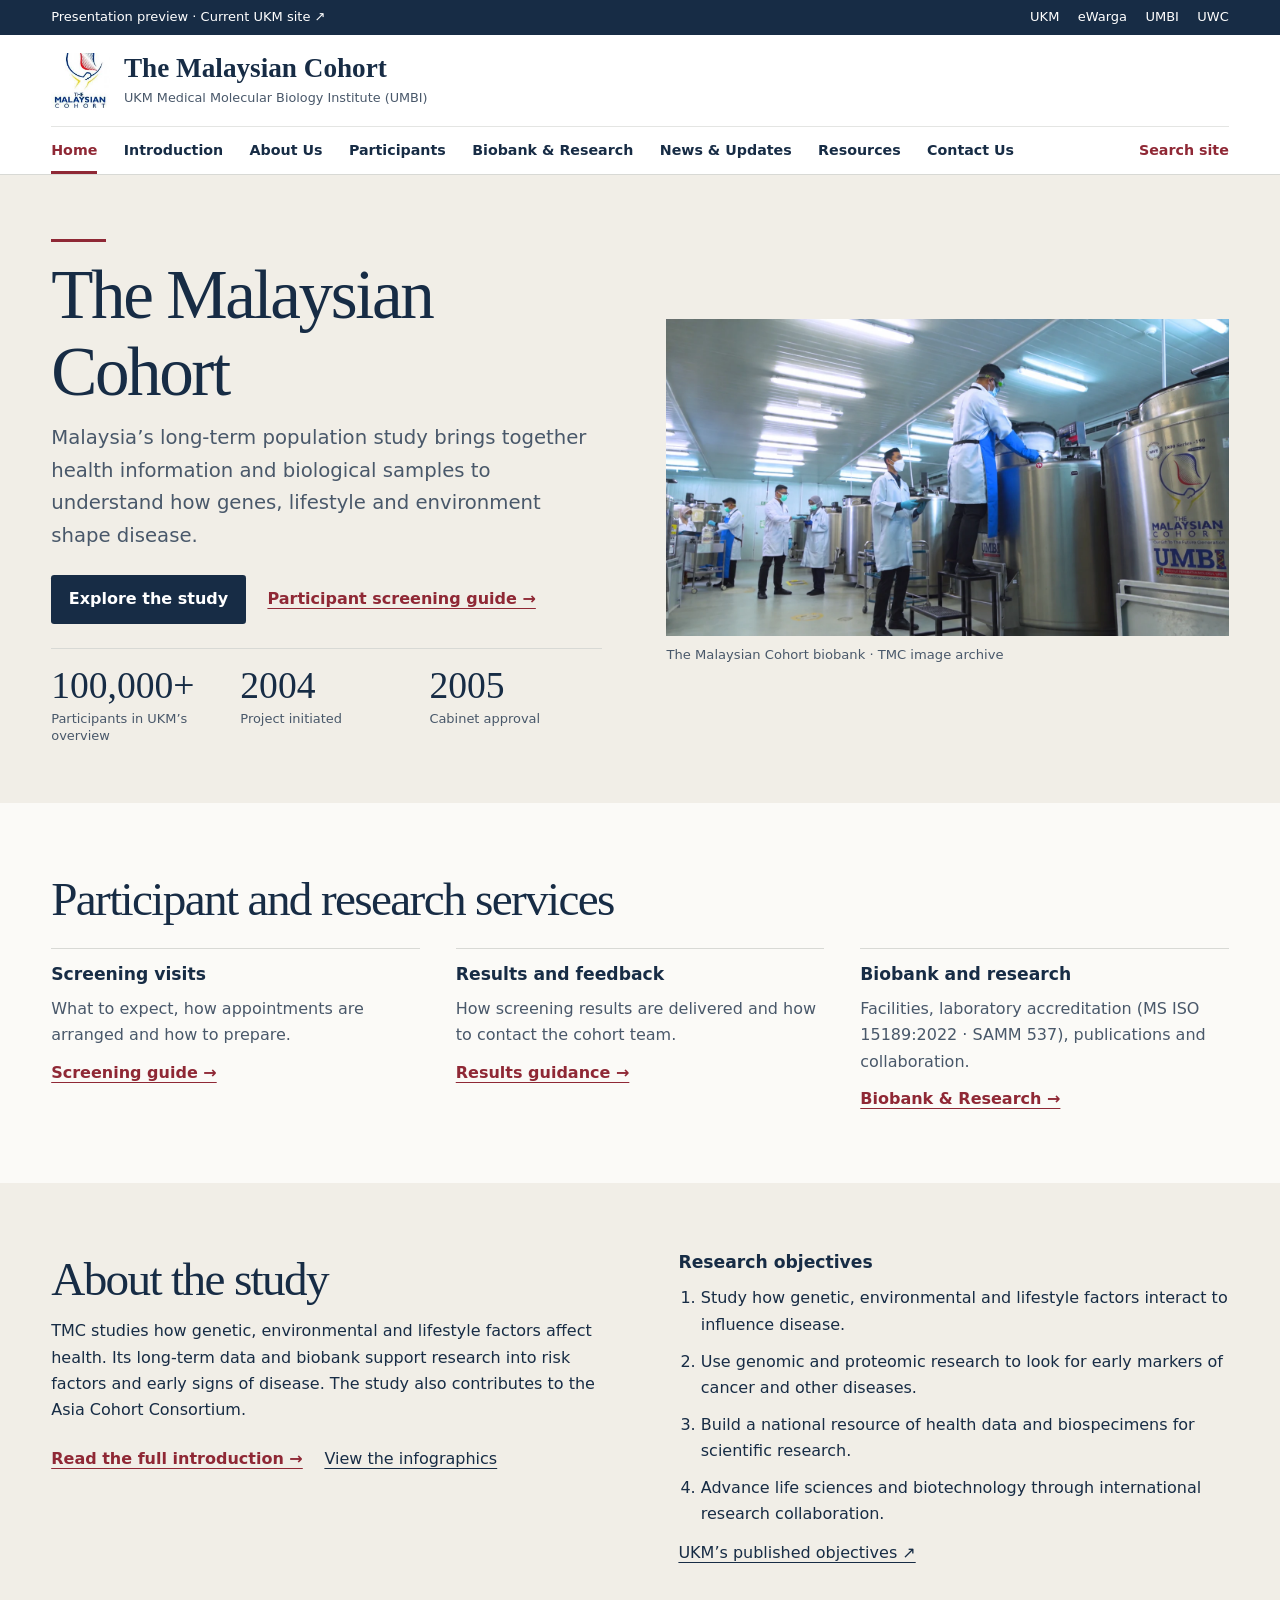
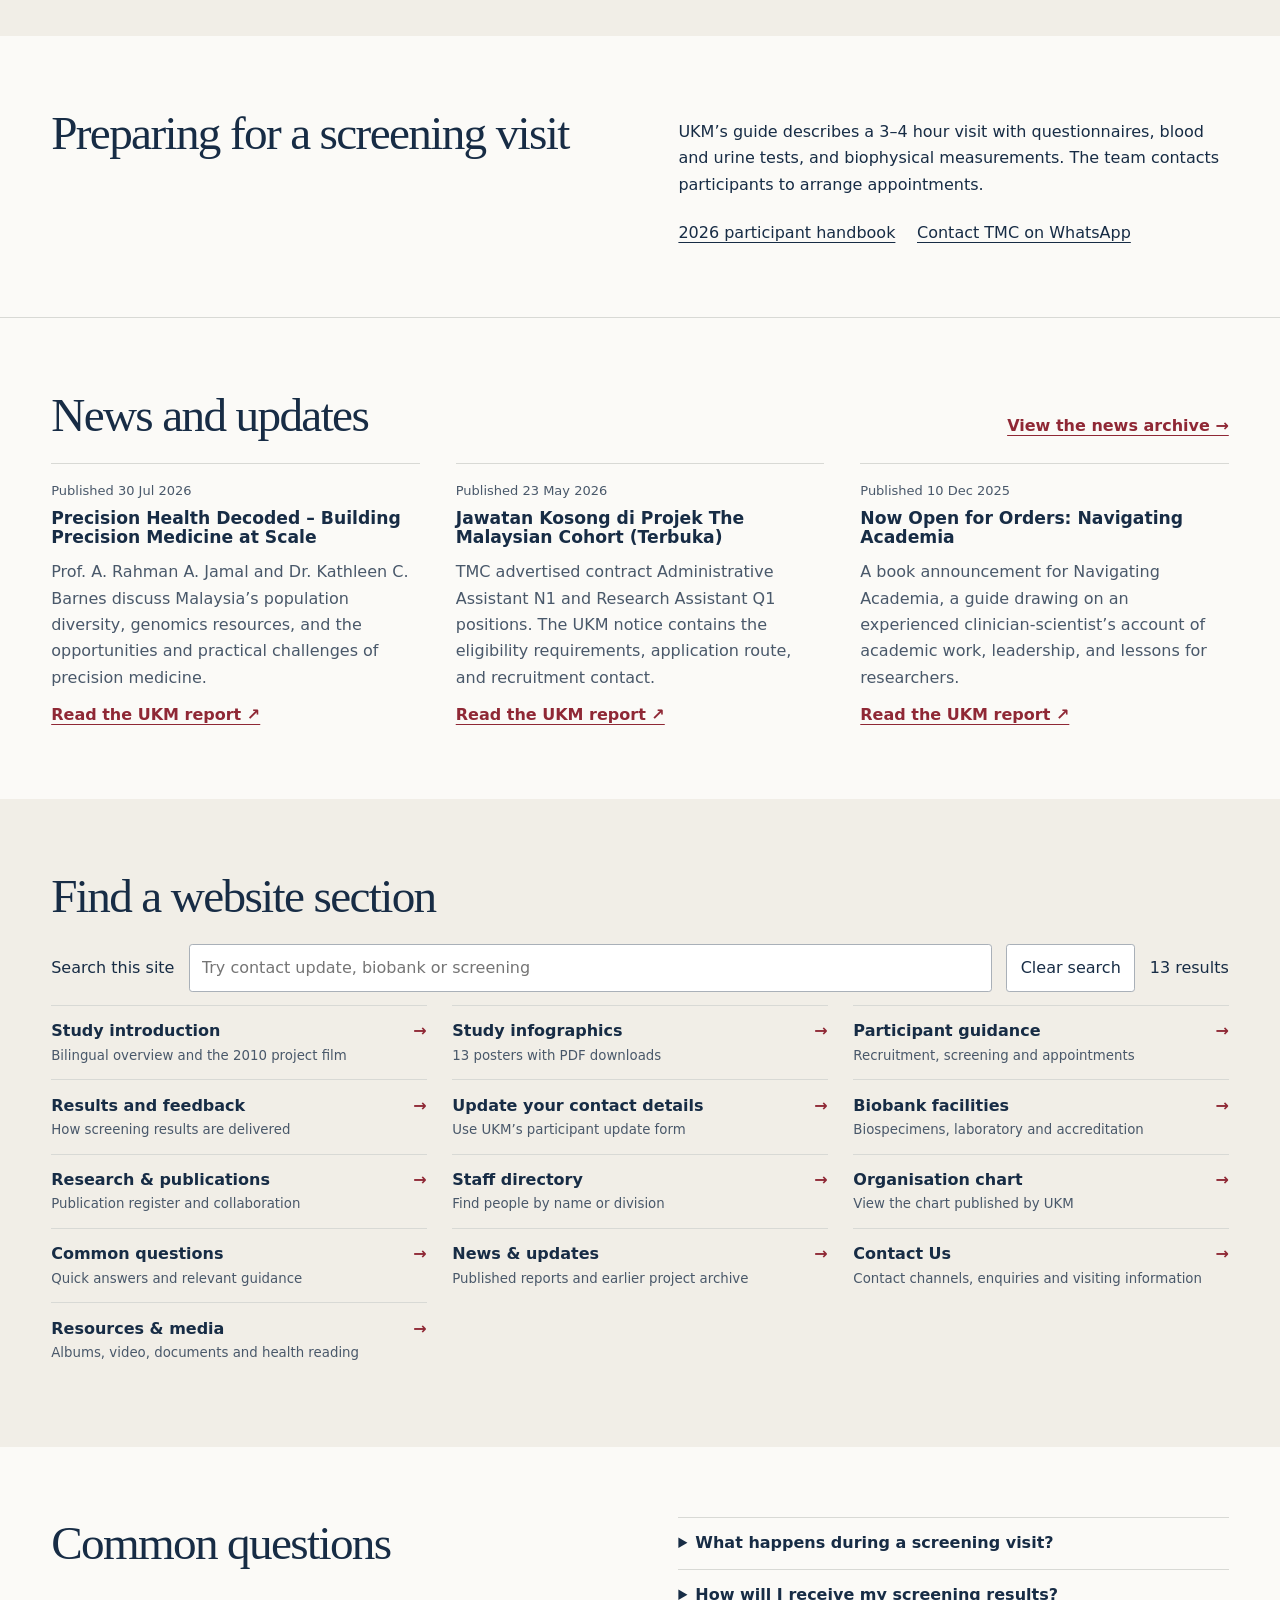
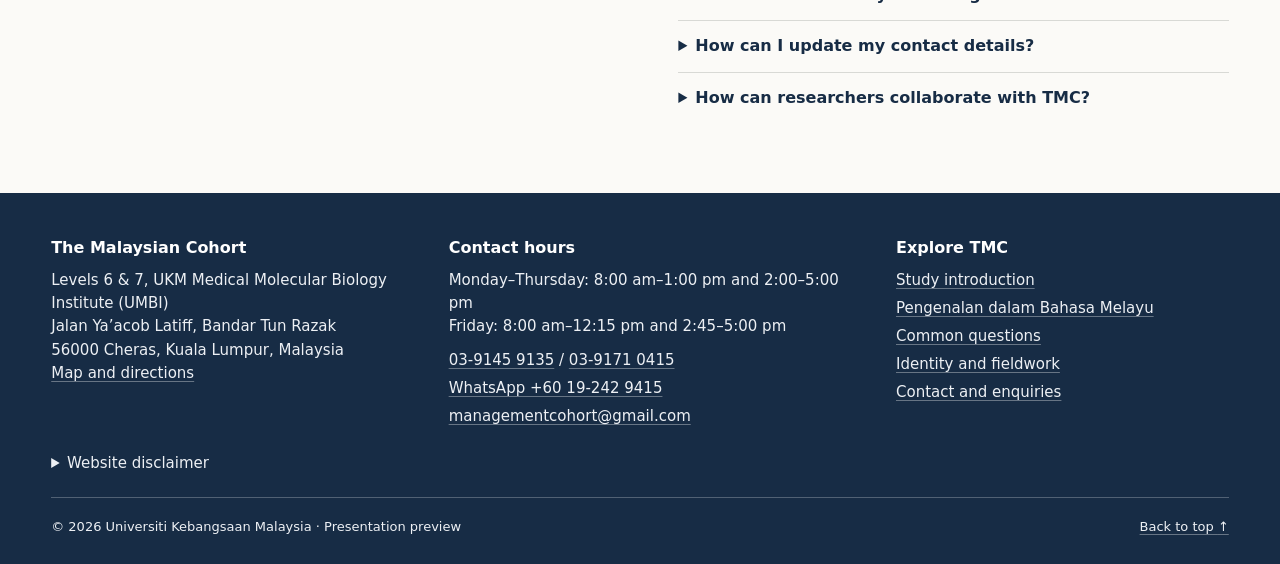
<file: index.html>
<!doctype html>
<html lang="en">
<head>
  <meta charset="utf-8">
  <meta name="viewport" content="width=device-width, initial-scale=1">
  <meta name="description" content="The Malaysian Cohort study, participant services, biobank, publications and news.">
  <title>The Malaysian Cohort | UKM presentation preview</title>
  <link rel="icon" href="favicon.svg">
  <link rel="stylesheet" href="site.css?v=3">
  <script src="app.js?v=8" defer></script>
</head>
<body class="editorial-body">
<a class="tmc-skip" href="#main">Skip to content</a>
<header class="tmc-header" id="page-top" tabindex="-1">
  <div class="tmc-utility"><div class="tmc-shell">
    <a href="https://www.ukm.my/mycohort/ms/">Presentation preview · Current UKM site ↗</a>
    <nav aria-label="UKM links">
      <a href="https://www.ukm.my/">UKM</a>
      <a href="https://portalewarga.ukm.my/">eWarga</a>
      <a href="https://www.ukm.my/umbi/">UMBI</a>
      <a href="https://www.ukm.my/umbi/wellness/">UWC</a>
    </nav>
  </div></div>
  <div class="tmc-shell">
    <div class="tmc-masthead">
      <a href="index.html" class="tmc-wordmark">
        <img src="assets/tmc-logo.png" alt="" width="59" height="59">
        <span><strong>The Malaysian Cohort</strong><small>UKM Medical Molecular Biology Institute (UMBI)</small></span>
      </a>
      <button class="tmc-menu" type="button" aria-controls="tmc-main-nav" aria-expanded="false">Menu</button>
    </div>
    <nav class="tmc-nav" id="tmc-main-nav" aria-label="Main navigation">
      <a href="index.html" aria-current="page">Home</a>
      <a href="introduction.html">Introduction</a>
      <a href="about.html">About Us</a>
      <a href="participants.html">Participants</a>
      <a href="research.html">Biobank &amp; Research</a>
      <a href="news.html">News &amp; Updates</a>
      <a href="resources.html">Resources</a>
      <a href="contact.html">Contact Us</a>
      <a href="index.html#resource-search" class="tmc-search-link">Search site</a>
    </nav>
  </div>
</header>
<main id="main" tabindex="-1" class="editorial">
  <section class="editorial-hero">
    <div class="tmc-shell editorial-hero-grid">
      <div>
        <h1>The Malaysian Cohort</h1>
        <p class="editorial-lead">Malaysia’s long-term population study brings together health information and biological samples to understand how genes, lifestyle and environment shape disease.</p>
        <div class="actions"><a class="button-link" href="introduction.html">Explore the study</a><a class="link-strong" href="participants.html#guidelines">Participant screening guide →</a></div>
        <dl class="editorial-facts">
          <div><dt>Participants in UKM’s overview</dt><dd>100,000+</dd></div>
          <div><dt>Project initiated</dt><dd>2004</dd></div>
          <div><dt>Cabinet approval</dt><dd>2005</dd></div>
        </dl>
      </div>
      <figure>
        <img src="assets/tmc-biobank-team-editorial.webp" alt="The Malaysian Cohort team at work in the biobank" width="1460" height="822" fetchpriority="high">
        <figcaption>The Malaysian Cohort biobank · TMC image archive</figcaption>
      </figure>
    </div>
  </section>
  <section class="editorial-section tmc-shell" id="participants">
    <div class="editorial-heading"><h2>Participant and research services</h2></div>
    <div class="editorial-trio">
      <article><h3>Screening visits</h3><p>What to expect, how appointments are arranged and how to prepare.</p><a class="link-strong" href="participants.html#guidelines">Screening guide →</a></article>
      <article><h3>Results and feedback</h3><p>How screening results are delivered and how to contact the cohort team.</p><a class="link-strong" href="participants.html#results-feedback">Results guidance →</a></article>
      <article><h3>Biobank and research</h3><p>Facilities, laboratory accreditation (MS ISO 15189:2022 · SAMM 537), publications and collaboration.</p><a class="link-strong" href="research.html">Biobank &amp; Research →</a></article>
    </div>
  </section>
  <section id="about-cohort" class="editorial-section section-tint">
    <div class="tmc-shell editorial-columns">
      <div>
        <h2>About the study</h2>
        <p>TMC studies how genetic, environmental and lifestyle factors affect health. Its long-term data and biobank support research into risk factors and early signs of disease. The study also contributes to the Asia Cohort Consortium.</p>
        <div class="actions"><a class="link-strong" href="introduction.html">Read the full introduction →</a><a href="introduction.html#infographics">View the infographics</a></div>
      </div>
      <div id="objectives">
        <h3>Research objectives</h3>
        <ol class="editorial-list">
          <li>Study how genetic, environmental and lifestyle factors interact to influence disease.</li>
          <li>Use genomic and proteomic research to look for early markers of cancer and other diseases.</li>
          <li>Build a national resource of health data and biospecimens for scientific research.</li>
          <li>Advance life sciences and biotechnology through international research collaboration.</li>
        </ol>
        <p><a href="https://www.ukm.my/mycohort/ms/objektif/">UKM’s published objectives ↗</a></p>
      </div>
    </div>
  </section>
  <section class="editorial-section tmc-shell" id="panduan-peserta">
    <div class="editorial-columns">
      <h2>Preparing for a screening visit</h2>
      <div>
        <p>UKM’s guide describes a 3–4 hour visit with questionnaires, blood and urine tests, and biophysical measurements. The team contacts participants to arrange appointments.</p>
        <div class="actions"><a href="https://www.ukm.my/mycohort/ms/buku-panduan-peserta-projek-the-malaysian-cohort-versi-tahun-2026/">2026 participant handbook</a><a href="https://wa.me/60192429415">Contact TMC on WhatsApp</a></div>
      </div>
    </div>
  </section>
  <section class="editorial-section section-rule">
    <div class="tmc-shell">
      <div class="editorial-heading"><h2>News and updates</h2><a class="link-strong" href="news.html">View the news archive →</a></div>
      <div class="editorial-trio"><article><time datetime="2026-07-30">Published 30 Jul 2026</time><h3>Precision Health Decoded – Building Precision Medicine at Scale</h3><p>Prof. A. Rahman A. Jamal and Dr. Kathleen C. Barnes discuss Malaysia’s population diversity, genomics resources, and the opportunities and practical challenges of precision medicine.</p><a class="link-strong" href="https://www.ukm.my/mycohort/ms/news/precision-health-decoded-building-precision-medicine-at-scale/">Read the UKM report ↗</a></article><article><time datetime="2026-05-23">Published 23 May 2026</time><h3>Jawatan Kosong di Projek The Malaysian Cohort (Terbuka)</h3><p>TMC advertised contract Administrative Assistant N1 and Research Assistant Q1 positions. The UKM notice contains the eligibility requirements, application route, and recruitment contact.</p><a class="link-strong" href="https://www.ukm.my/mycohort/ms/news/jawatan-kosong-di-projek-the-malaysian-cohort-terbuka/">Read the UKM report ↗</a></article><article><time datetime="2025-12-10">Published 10 Dec 2025</time><h3>Now Open for Orders: Navigating Academia</h3><p>A book announcement for Navigating Academia, a guide drawing on an experienced clinician-scientist’s account of academic work, leadership, and lessons for researchers.</p><a class="link-strong" href="https://www.ukm.my/mycohort/ms/news/now-open-for-orders-navigating-academia/">Read the UKM report ↗</a></article></div>
    </div>
  </section>
  <section id="resources" class="editorial-section section-tint">
    <div class="tmc-shell">
      <div class="editorial-heading"><h2>Find a website section</h2></div>
      <div class="resource-toolbar" role="search" aria-label="Website sections">
        <label for="resource-search">Search this site</label>
        <input id="resource-search" type="search" placeholder="Try contact update, biobank or screening" autocomplete="off" aria-controls="resource-grid">
        <button id="resource-clear" type="button" hidden>Clear search</button>
        <span id="resource-count" role="status">13 results</span>
      </div>
      <div class="resource-grid" id="resource-grid">
        <a class="resource-card" data-search="introduction cohort history overview objectives purpose video bahasa melayu" href="introduction.html"><strong>Study introduction</strong><small>Bilingual overview and the 2010 project film</small><b aria-hidden="true">→</b></a>
        <a class="resource-card" data-search="infographics posters milestones pdf documents" href="introduction.html#infographics"><strong>Study infographics</strong><small>13 posters with PDF downloads</small><b aria-hidden="true">→</b></a>
        <a class="resource-card" data-search="participant recruitment screening guide" href="participants.html"><strong>Participant guidance</strong><small>Recruitment, screening and appointments</small><b aria-hidden="true">→</b></a>
        <a class="resource-card" data-search="screening results feedback delivery collection" href="participants.html#results-feedback"><strong>Results and feedback</strong><small>How screening results are delivered</small><b aria-hidden="true">→</b></a>
        <a class="resource-card" data-search="participant contact update details address phone form" href="participants.html#contact-update"><strong>Update your contact details</strong><small>Use UKM’s participant update form</small><b aria-hidden="true">→</b></a>
        <a class="resource-card" data-search="biobank biospecimens laboratory storage accreditation equipment information systems" href="research.html#biospecimens-biobank"><strong>Biobank facilities</strong><small>Biospecimens, laboratory and accreditation</small><b aria-hidden="true">→</b></a>
        <a class="resource-card" data-search="research publication projects collaboration" href="research.html#research-publications"><strong>Research &amp; publications</strong><small>Publication register and collaboration</small><b aria-hidden="true">→</b></a>
        <a class="resource-card" data-search="people team staff directory division logo identity vehicles fieldwork" href="about.html#directory"><strong>Staff directory</strong><small>Find people by name or division</small><b aria-hidden="true">→</b></a>
        <a class="resource-card" data-search="organisation organization chart governance management team" href="about.html#organisation-chart"><strong>Organisation chart</strong><small>View the chart published by UKM</small><b aria-hidden="true">→</b></a>
        <a class="resource-card" data-search="questions faq help enquiries answers" href="index.html#faq"><strong>Common questions</strong><small>Quick answers and relevant guidance</small><b aria-hidden="true">→</b></a>
        <a class="resource-card" data-search="news archive updates announcement careers awards" href="news.html"><strong>News &amp; updates</strong><small>Published reports and earlier project archive</small><b aria-hidden="true">→</b></a>
        <a class="resource-card" data-search="contact location map hours phone whatsapp email enquiries complaints" href="contact.html"><strong>Contact Us</strong><small>Contact channels, enquiries and visiting information</small><b aria-hidden="true">→</b></a>
        <a class="resource-card" data-search="resources media gallery photos video downloads health information newspaper" href="resources.html"><strong>Resources &amp; media</strong><small>Albums, video, documents and health reading</small><b aria-hidden="true">→</b></a>
      </div>
      <p class="resource-empty" id="resource-empty" hidden>No matching resources. Try another term.</p>
    </div>
  </section>
  <section id="faq" class="editorial-section tmc-shell editorial-columns">
    <h2>Common questions</h2>
    <div class="faq-list"><details><summary>What happens during a screening visit?</summary><p>UKM describes a visit of approximately 3–4 hours: questionnaires, blood and urine tests, and biophysical measurements. The team contacts participants to arrange appointments.</p><p><a href="participants.html#guidelines">Screening visit guide</a></p></details><details><summary>How will I receive my screening results?</summary><p>UKM describes printed results sent through Pos Malaysia to the registered address, with a stated dispatch timeframe of 14 working days from recruitment. Contact TMC about delivery questions.</p><p><a href="participants.html#results-feedback">Results &amp; feedback guidance</a></p></details><details><summary>How can I update my contact details?</summary><p>Use the participant contact-information form published by UKM. The Participants page links directly to that form.</p><p><a href="participants.html#contact-update">Update contact information</a></p></details><details><summary>How can researchers collaborate with TMC?</summary><p>Read the published collaboration guidelines and contact the TMC management team to discuss your proposal, including any requirements for data or biospecimens.</p><p><a href="research.html#collaboration-guidelines">Research collaboration guidance</a></p></details></div>
  </section>
</main>
<footer class="tmc-footer">
  <div class="tmc-shell">
    <div class="tmc-footer-grid">
      <section aria-label="Location">
        <h2>The Malaysian Cohort</h2>
        <address>Levels 6 &amp; 7, UKM Medical Molecular Biology Institute (UMBI)<br>Jalan Ya’acob Latiff, Bandar Tun Razak<br>56000 Cheras, Kuala Lumpur, Malaysia</address>
        <p><a href="contact.html#location">Map and directions</a></p>
      </section>
      <section aria-label="Hours and contact">
        <h2>Contact hours</h2>
        <p>Monday–Thursday: 8:00 am–1:00 pm and 2:00–5:00 pm<br>Friday: 8:00 am–12:15 pm and 2:45–5:00 pm</p>
        <ul>
          <li><a href="tel:+60391459135">03-9145 9135</a> / <a href="tel:+60391710415">03-9171 0415</a></li>
          <li><a href="https://wa.me/60192429415">WhatsApp +60 19-242 9415</a></li>
          <li><a href="mailto:managementcohort@gmail.com">managementcohort@gmail.com</a></li>
        </ul>
      </section>
      <nav aria-label="More about The Malaysian Cohort">
        <h2>Explore TMC</h2>
        <ul>
          <li><a href="introduction.html">Study introduction</a></li>
          <li><a href="introduction.html#bahasa-melayu" lang="ms">Pengenalan dalam Bahasa Melayu</a></li>
          <li><a href="index.html#faq">Common questions</a></li>
          <li><a href="about.html#identity-fieldwork">Identity and fieldwork</a></li>
          <li><a href="contact.html">Contact and enquiries</a></li>
        </ul>
      </nav>
    </div>
    <details id="disclaimer"><summary>Website disclaimer</summary>
      <p>UKM's published notice explains that website functions and availability are not guaranteed and that users remain responsible for decisions based on its content. Materials are protected by copyright and intellectual property laws.</p>
      <a href="https://www.ukm.my/mycohort/ms/penafian/">Read the full UKM disclaimer ↗</a>
    </details>
    <div class="tmc-footer-bottom"><span>© 2026 Universiti Kebangsaan Malaysia · Presentation preview</span><a href="#page-top">Back to top <span aria-hidden="true">↑</span></a></div>
  </div>
</footer>
</body>
</html>
</file>
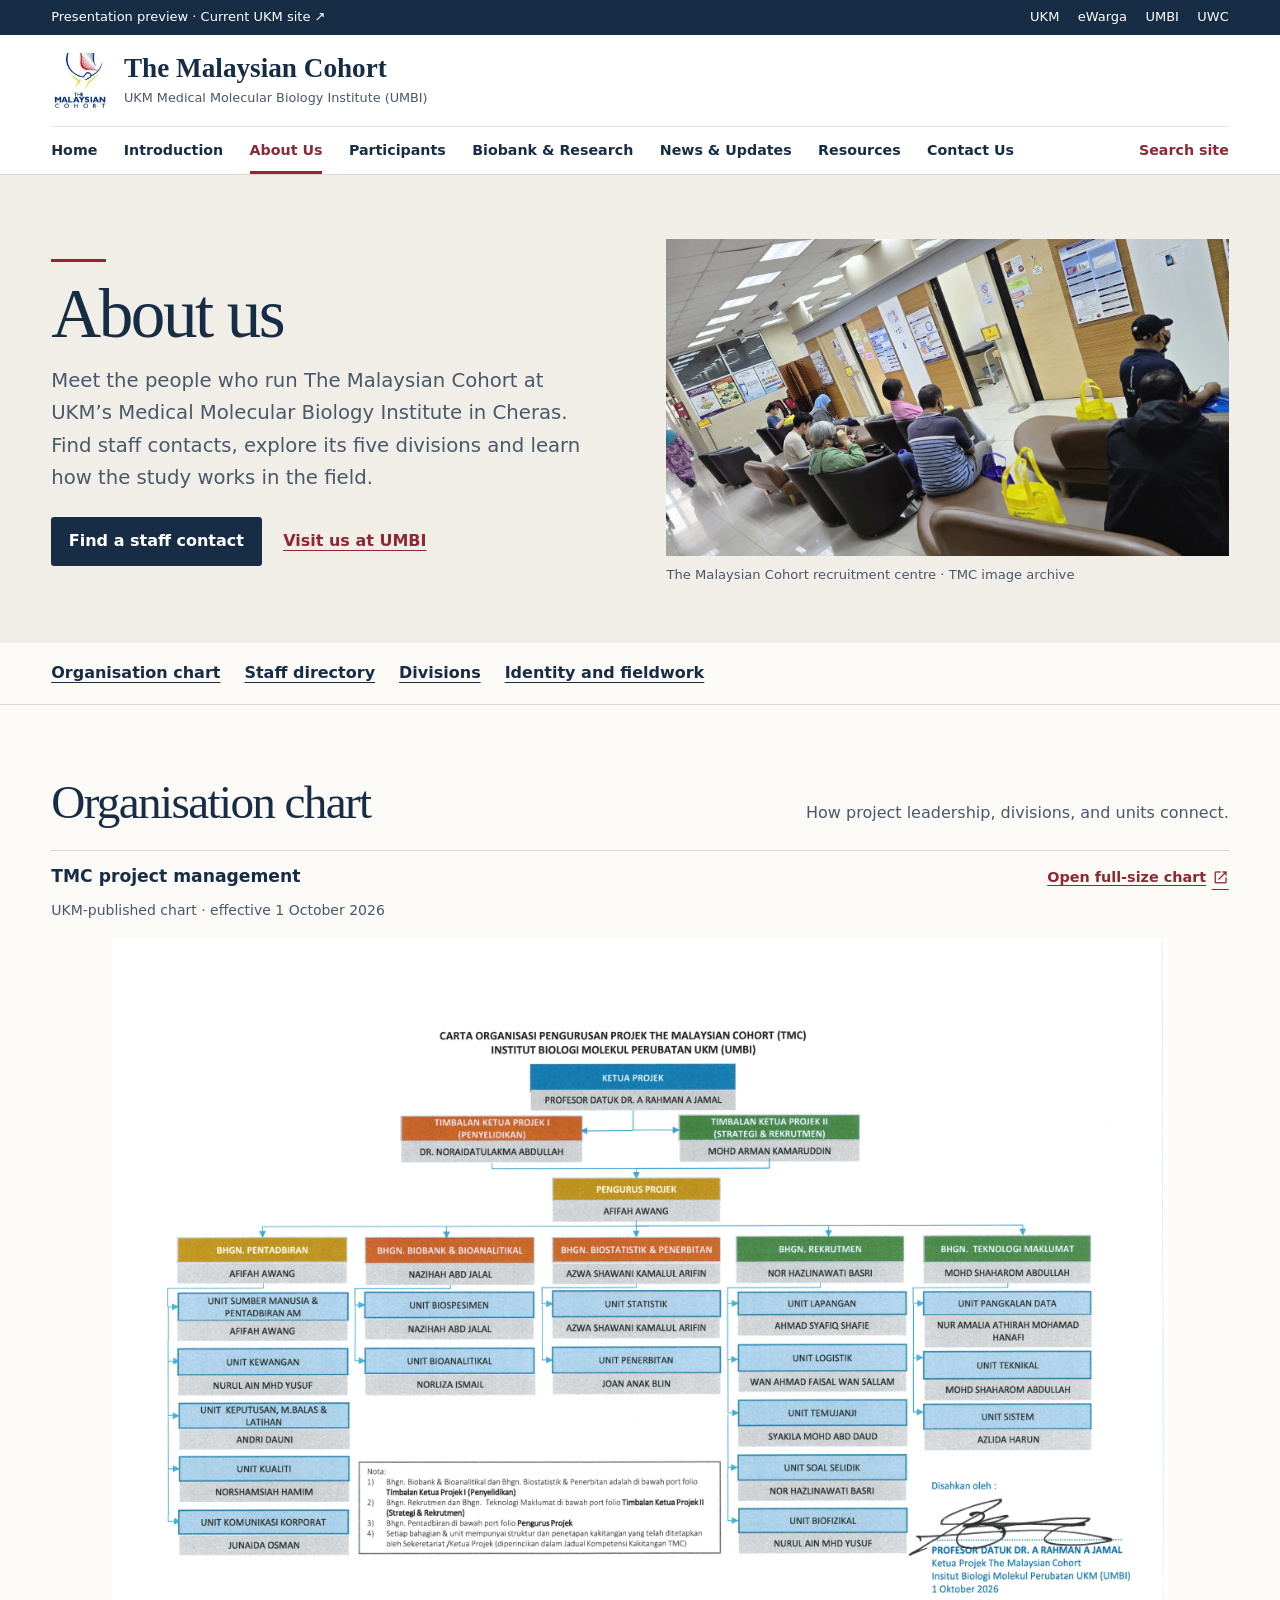
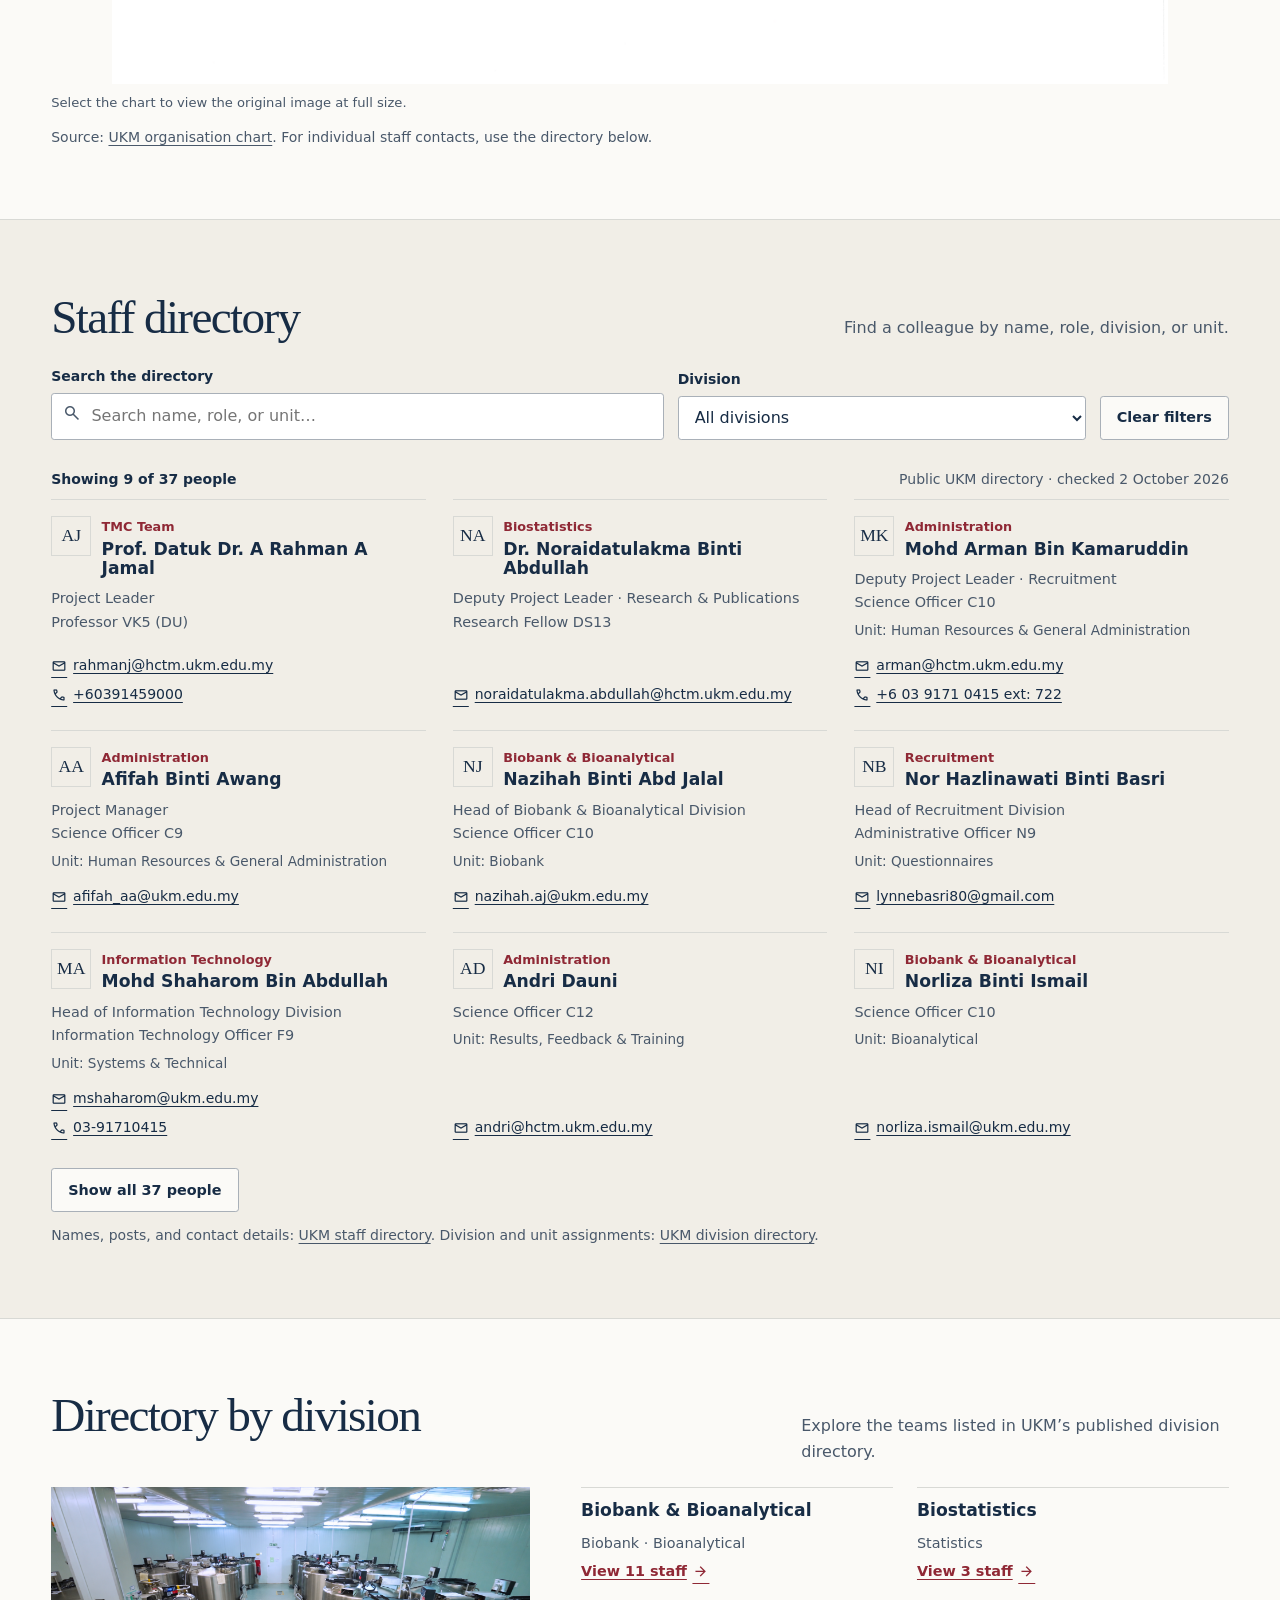
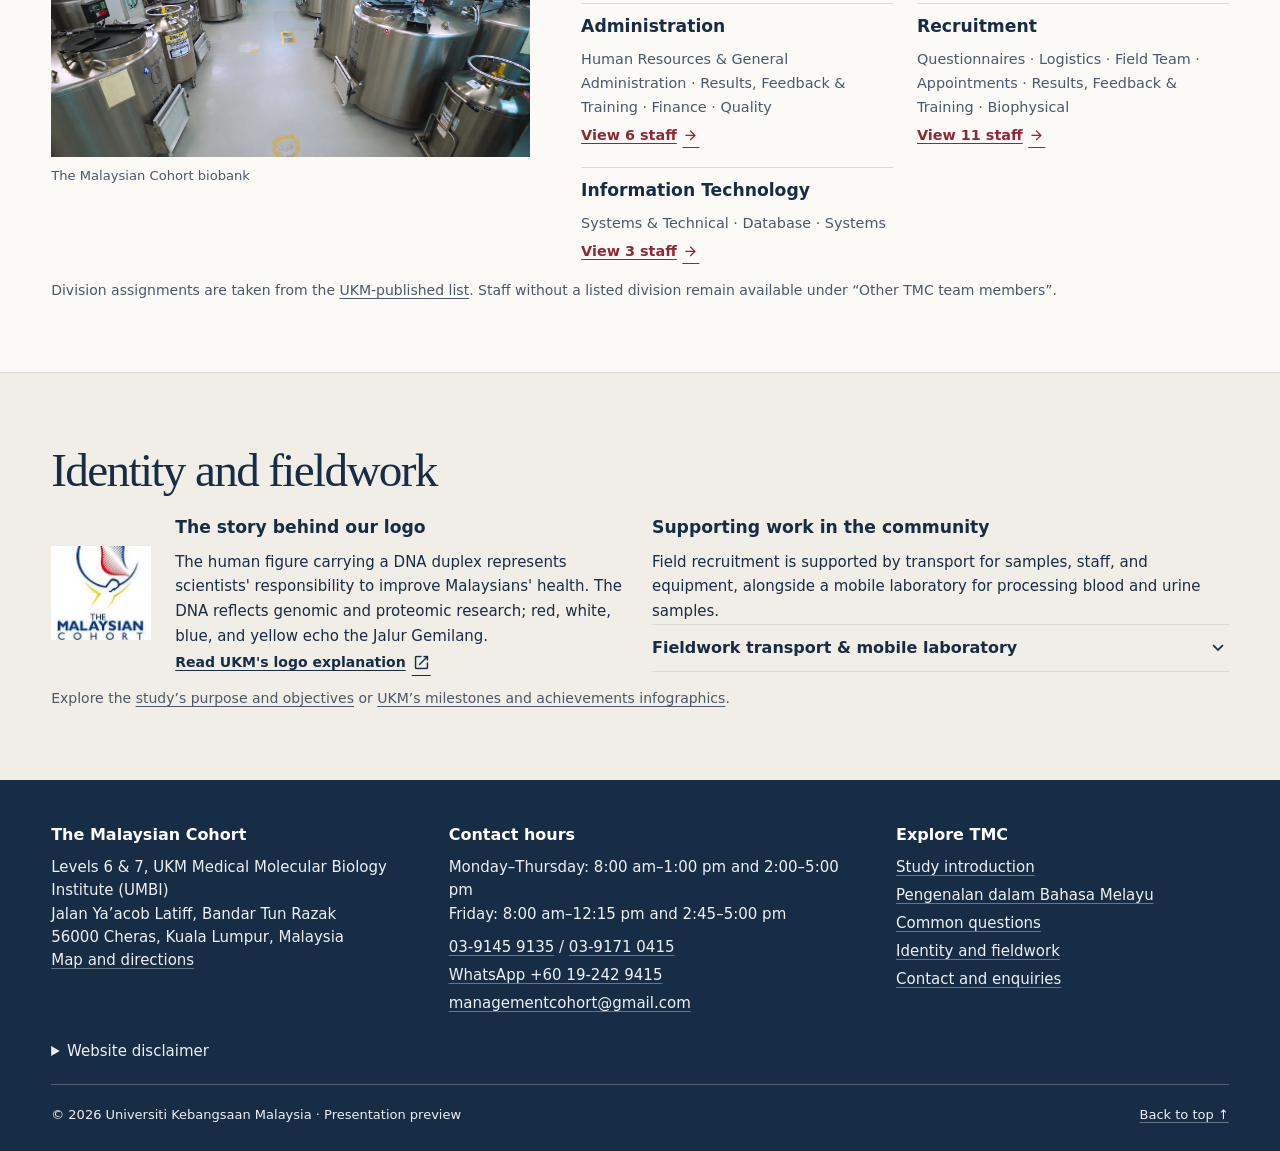
<file: about.html>
<!doctype html>
<html lang="en" class="light">
<head>
<meta charset="utf-8">
<meta content="width=device-width, initial-scale=1.0" name="viewport">
<link href="https://fonts.googleapis.com/css2?family=Material+Symbols+Outlined:opsz,wght,FILL,GRAD@20..48,100..700,0..1,-50..200" rel="stylesheet">
<title>About Us | The Malaysian Cohort · UKM UMBI</title>
<meta name="description" content="Meet The Malaysian Cohort team, explore the organisation chart and division directory, and find our UMBI location and contact channels.">
<link rel="icon" href="assets/tmc-logo.png" type="image/png">
<script src="app.js?v=8" defer></script>
<link rel="stylesheet" href="about.css?v=7">
<script src="about.js?v=2" defer></script>
<link rel="stylesheet" href="profile.css?v=1">
<link rel="stylesheet" href="site.css?v=3">
</head>
<body class="editorial-body">
<a class="tmc-skip" href="#main">Skip to content</a>
<header class="tmc-header" id="page-top" tabindex="-1">
  <div class="tmc-utility"><div class="tmc-shell">
    <a href="https://www.ukm.my/mycohort/ms/">Presentation preview · Current UKM site ↗</a>
    <nav aria-label="UKM links">
      <a href="https://www.ukm.my/">UKM</a>
      <a href="https://portalewarga.ukm.my/">eWarga</a>
      <a href="https://www.ukm.my/umbi/">UMBI</a>
      <a href="https://www.ukm.my/umbi/wellness/">UWC</a>
    </nav>
  </div></div>
  <div class="tmc-shell">
    <div class="tmc-masthead">
      <a href="index.html" class="tmc-wordmark">
        <img src="assets/tmc-logo.png" alt="" width="59" height="59">
        <span><strong>The Malaysian Cohort</strong><small>UKM Medical Molecular Biology Institute (UMBI)</small></span>
      </a>
      <button class="tmc-menu" type="button" aria-controls="tmc-main-nav" aria-expanded="false">Menu</button>
    </div>
    <nav class="tmc-nav" id="tmc-main-nav" aria-label="Main navigation">
      <a href="index.html">Home</a>
      <a href="introduction.html">Introduction</a>
      <a href="about.html" aria-current="page">About Us</a>
      <a href="participants.html">Participants</a>
      <a href="research.html">Biobank &amp; Research</a>
      <a href="news.html">News &amp; Updates</a>
      <a href="resources.html">Resources</a>
      <a href="contact.html">Contact Us</a>
      <a href="index.html#resource-search" class="tmc-search-link">Search site</a>
    </nav>
  </div>
</header><main id="main" tabindex="-1" class="editorial about-page">
  <section class="editorial-hero"><div class="tmc-shell editorial-hero-grid">
    <div>
      <h1>About us</h1>
      <p class="editorial-lead">Meet the people who run The Malaysian Cohort at UKM’s Medical Molecular Biology Institute in Cheras. Find staff contacts, explore its five divisions and learn how the study works in the field.</p>
      <div class="actions"><a class="button-link" href="#directory">Find a staff contact</a><a class="link-strong" href="contact.html#location">Visit us at UMBI</a></div>
    </div>
    <figure><img src="assets/tmc-reception-editorial.webp" width="1460" height="822" alt="Waiting area at The Malaysian Cohort recruitment centre at UMBI" fetchpriority="high"><figcaption>The Malaysian Cohort recruitment centre · TMC image archive</figcaption></figure>
  </div></section>
  <nav class="about-section-nav tmc-shell" aria-label="On this page">
    <a href="#organisation-chart">Organisation chart</a><a href="#directory">Staff directory</a><a href="#divisions">Divisions</a><a href="#identity-fieldwork">Identity and fieldwork</a>
  </nav>


  <section id="organisation-chart" class="about-section"><div class="about-shell">
    <div class="about-section-heading">
<div>
<h2>Organisation chart</h2>
</div>
<p>How project leadership, divisions, and units connect.</p>
</div>
    <div class="about-chart-card">
<div class="about-chart-top">
<div>
<h3>TMC project management</h3>
<p>UKM-published chart · effective 1 October 2026</p>
</div>
<a class="about-text-action" href="assets/tmc-organisation-chart-2026-10-01.png" target="_blank" rel="noopener noreferrer">Open full-size chart <span class="material-symbols-outlined" aria-hidden="true">open_in_new</span></a>
</div>
<figure class="about-chart-image">
  <a href="assets/tmc-organisation-chart-2026-10-01.png" target="_blank" rel="noopener noreferrer" aria-label="Open the official UKM organisation chart at full size">
    <img src="assets/tmc-organisation-chart-2026-10-01.png" width="2560" height="1810" loading="lazy" decoding="async" alt="Official Malaysian Cohort project management organisation chart published by UKM, effective 1 October 2026, showing the project leader, deputies, project manager, five divisions and their units.">
  </a>
  <figcaption>Select the chart to view the original image at full size.</figcaption>
</figure>
</div>
    <p class="about-source">Source: <a href="https://www.ukm.my/mycohort/ms/carta-organisasi/" target="_blank" rel="noopener noreferrer">UKM organisation chart</a>. For individual staff contacts, use the directory below.</p>
  </div></section>

  <section id="directory" class="about-section about-section-tint"><div class="about-shell">
    <div class="about-section-heading">
<div>
<h2>Staff directory</h2>
</div>
<p>Find a colleague by name, role, division, or unit.</p>
</div>
    <form class="directory-toolbar" role="search" aria-label="Staff directory" hidden>
      <div class="directory-field">
<label for="staff-search">Search the directory</label><div class="directory-search-wrap">
<span class="material-symbols-outlined" aria-hidden="true">search</span><input id="staff-search" type="search" placeholder="Search name, role, or unit…" autocomplete="off">
</div>
</div>
      <div class="directory-field">
<label for="staff-division">Division</label><select id="staff-division"><option value="all">All divisions</option>
<option value="biobank">Biobank &amp; Bioanalytical</option>
<option value="biostatistics">Biostatistics</option>
<option value="administration">Administration</option>
<option value="recruitment">Recruitment</option>
<option value="information-technology">Information Technology</option>
<option value="tmc">Other TMC team members</option></select>
</div>
      <button id="directory-reset" class="about-button about-button-light" type="reset">Clear filters</button>
    </form>
    <div class="directory-results">
<p id="staff-count" role="status" aria-live="polite">37 people</p>
<span>Public UKM directory · checked 2 October 2026</span>
</div>
    <div id="staff-grid" class="staff-grid">
<article class="staff-card" data-division="tmc" data-search="Prof. Datuk Dr. A Rahman A Jamal Project Leader Professor VK5 (DU) KETUA PROJEK PROFESOR VK5 (DU) TMC Team   ">
      <div class="staff-card-heading">
<span class="staff-initials" aria-hidden="true">AJ</span><div>
<span class="staff-division">TMC Team</span><h3>Prof. Datuk Dr. A Rahman A Jamal</h3>
</div>
</div>
      <p class="staff-role">Project Leader<br>Professor VK5 (DU)</p>

      <div class="staff-contacts">
<a href="mailto:rahmanj@hctm.ukm.edu.my"><span class="material-symbols-outlined" aria-hidden="true">mail</span><span>rahmanj@hctm.ukm.edu.my</span></a><a href="tel:+60391459000"><span class="material-symbols-outlined" aria-hidden="true">call</span><span>+60391459000</span></a>
</div>
    </article><article class="staff-card" data-division="biostatistics" data-search="Dr. Noraidatulakma Binti Abdullah Deputy Project Leader · Research &amp; Publications Research Fellow DS13 FELO PENYELIDIK DS13 TIMBALAN KETUA PROJEK (PENYELIDIKAN &amp; PENERBITAN) Biostatistics  BIOSTATISTIK ">
      <div class="staff-card-heading">
<span class="staff-initials" aria-hidden="true">NA</span><div>
<span class="staff-division">Biostatistics</span><h3>Dr. Noraidatulakma Binti Abdullah</h3>
</div>
</div>
      <p class="staff-role">Deputy Project Leader · Research &amp; Publications<br>Research Fellow DS13</p>

      <div class="staff-contacts"><a href="mailto:noraidatulakma.abdullah@hctm.ukm.edu.my"><span class="material-symbols-outlined" aria-hidden="true">mail</span><span>noraidatulakma.abdullah@hctm.ukm.edu.my</span></a></div>
    </article><article class="staff-card" data-division="administration" data-search="Mohd Arman Bin Kamaruddin Deputy Project Leader · Recruitment Science Officer C10 PEGAWAI SAINS C10 TIMBALAN KETUA PROJEK (REKRUTMEN) Administration Human Resources &amp; General Administration PENTADBIRAN SUMBER MANUSIA &amp; PENTADBIRAN AM">
      <div class="staff-card-heading">
<span class="staff-initials" aria-hidden="true">MK</span><div>
<span class="staff-division">Administration</span><h3>Mohd Arman Bin Kamaruddin</h3>
</div>
</div>
      <p class="staff-role">Deputy Project Leader · Recruitment<br>Science Officer C10</p>
      <p class="staff-unit">Unit: Human Resources &amp; General Administration</p>
      <div class="staff-contacts">
<a href="mailto:arman@hctm.ukm.edu.my"><span class="material-symbols-outlined" aria-hidden="true">mail</span><span>arman@hctm.ukm.edu.my</span></a><a href="tel:+60391710415;ext=722"><span class="material-symbols-outlined" aria-hidden="true">call</span><span>+6 03 9171 0415 ext: 722</span></a>
</div>
    </article><article class="staff-card" data-division="administration" data-search="Afifah Binti Awang Project Manager Science Officer C9 PEGAWAI SAINS C9 PENGURUS PROJEK Administration Human Resources &amp; General Administration PENTADBIRAN SUMBER MANUSIA &amp; PENTADBIRAN AM">
      <div class="staff-card-heading">
<span class="staff-initials" aria-hidden="true">AA</span><div>
<span class="staff-division">Administration</span><h3>Afifah Binti Awang</h3>
</div>
</div>
      <p class="staff-role">Project Manager<br>Science Officer C9</p>
      <p class="staff-unit">Unit: Human Resources &amp; General Administration</p>
      <div class="staff-contacts"><a href="mailto:afifah_aa@ukm.edu.my"><span class="material-symbols-outlined" aria-hidden="true">mail</span><span>afifah_aa@ukm.edu.my</span></a></div>
    </article><article class="staff-card" data-division="biobank" data-search="Nazihah Binti Abd Jalal Head of Biobank &amp; Bioanalytical Division Science Officer C10 KETUA BAHAGIAN BIOBANK DAN BIOANALITIKAL PEGAWAI SAINS C10 Biobank &amp; Bioanalytical Biobank BIOBANK &amp; BIOANALITIKAL BIOBANK">
      <div class="staff-card-heading">
<span class="staff-initials" aria-hidden="true">NJ</span><div>
<span class="staff-division">Biobank &amp; Bioanalytical</span><h3>Nazihah Binti Abd Jalal</h3>
</div>
</div>
      <p class="staff-role">Head of Biobank &amp; Bioanalytical Division<br>Science Officer C10</p>
      <p class="staff-unit">Unit: Biobank</p>
      <div class="staff-contacts"><a href="mailto:nazihah.aj@ukm.edu.my"><span class="material-symbols-outlined" aria-hidden="true">mail</span><span>nazihah.aj@ukm.edu.my</span></a></div>
    </article><article class="staff-card" data-division="recruitment" data-search="Nor Hazlinawati Binti Basri Head of Recruitment Division Administrative Officer N9 KETUA BAHAGIAN REKRUTMEN PEGAWAI TADBIR N9 Recruitment Questionnaires REKRUTMEN S.SELIDIK">
      <div class="staff-card-heading">
<span class="staff-initials" aria-hidden="true">NB</span><div>
<span class="staff-division">Recruitment</span><h3>Nor Hazlinawati Binti Basri</h3>
</div>
</div>
      <p class="staff-role">Head of Recruitment Division<br>Administrative Officer N9</p>
      <p class="staff-unit">Unit: Questionnaires</p>
      <div class="staff-contacts"><a href="mailto:lynnebasri80@gmail.com"><span class="material-symbols-outlined" aria-hidden="true">mail</span><span>lynnebasri80@gmail.com</span></a></div>
    </article><article class="staff-card" data-division="information-technology" data-search="Mohd Shaharom Bin Abdullah Head of Information Technology Division Information Technology Officer F9 KETUA BAHAGIAN TEKNOLOGI MAKLUMAT PEGAWAI TEKNOLOGI MAKLUMAT F9 Information Technology Systems &amp; Technical TEKNOLOGI MAKLUMAT SISTEM &amp; TEKNIKAL">
      <div class="staff-card-heading">
<span class="staff-initials" aria-hidden="true">MA</span><div>
<span class="staff-division">Information Technology</span><h3>Mohd Shaharom Bin Abdullah</h3>
</div>
</div>
      <p class="staff-role">Head of Information Technology Division<br>Information Technology Officer F9</p>
      <p class="staff-unit">Unit: Systems &amp; Technical</p>
      <div class="staff-contacts">
<a href="mailto:mshaharom@ukm.edu.my"><span class="material-symbols-outlined" aria-hidden="true">mail</span><span>mshaharom@ukm.edu.my</span></a><a href="tel:+60391710415"><span class="material-symbols-outlined" aria-hidden="true">call</span><span>03-91710415</span></a>
</div>
    </article><article class="staff-card" data-division="administration" data-search="Andri Dauni Science Officer C12 PEGAWAI SAINS C12 Administration Results, Feedback &amp; Training PENTADBIRAN KEP.,M.BALAS &amp; LATIHAN">
      <div class="staff-card-heading">
<span class="staff-initials" aria-hidden="true">AD</span><div>
<span class="staff-division">Administration</span><h3>Andri Dauni</h3>
</div>
</div>
      <p class="staff-role">Science Officer C12</p>
      <p class="staff-unit">Unit: Results, Feedback &amp; Training</p>
      <div class="staff-contacts"><a href="mailto:andri@hctm.ukm.edu.my"><span class="material-symbols-outlined" aria-hidden="true">mail</span><span>andri@hctm.ukm.edu.my</span></a></div>
    </article><article class="staff-card" data-division="biobank" data-search="Norliza Binti Ismail Science Officer C10 PEGAWAI SAINS C10 Biobank &amp; Bioanalytical Bioanalytical BIOBANK &amp; BIOANALITIKAL BIOANALITIKAL">
      <div class="staff-card-heading">
<span class="staff-initials" aria-hidden="true">NI</span><div>
<span class="staff-division">Biobank &amp; Bioanalytical</span><h3>Norliza Binti Ismail</h3>
</div>
</div>
      <p class="staff-role">Science Officer C10</p>
      <p class="staff-unit">Unit: Bioanalytical</p>
      <div class="staff-contacts"><a href="mailto:norliza.ismail@ukm.edu.my"><span class="material-symbols-outlined" aria-hidden="true">mail</span><span>norliza.ismail@ukm.edu.my</span></a></div>
    </article><article class="staff-card" data-division="administration" data-search="Nurul Ain Binti Mhd Yusuf Science Officer C9 PEGAWAI SAINS C9 Administration Finance PENTADBIRAN KEWANGAN">
      <div class="staff-card-heading">
<span class="staff-initials" aria-hidden="true">NY</span><div>
<span class="staff-division">Administration</span><h3>Nurul Ain Binti Mhd Yusuf</h3>
</div>
</div>
      <p class="staff-role">Science Officer C9</p>
      <p class="staff-unit">Unit: Finance</p>
      <div class="staff-contacts">
<a href="mailto:ainmdy@ukm.edu.my"><span class="material-symbols-outlined" aria-hidden="true">mail</span><span>ainmdy@ukm.edu.my</span></a><a href="tel:+60391710415;ext=724"><span class="material-symbols-outlined" aria-hidden="true">call</span><span>+6 03 9171 0415 ext: 724</span></a>
</div>
    </article><article class="staff-card" data-division="recruitment" data-search="Wan Ahmad Faisal Bin Wan Sallam Science Officer C9 PEGAWAI SAINS C9 Recruitment Logistics REKRUTMEN LOGISTIK">
      <div class="staff-card-heading">
<span class="staff-initials" aria-hidden="true">WS</span><div>
<span class="staff-division">Recruitment</span><h3>Wan Ahmad Faisal Bin Wan Sallam</h3>
</div>
</div>
      <p class="staff-role">Science Officer C9</p>
      <p class="staff-unit">Unit: Logistics</p>
      <div class="staff-contacts"><a href="mailto:wan_faisal82@ukm.edu.my"><span class="material-symbols-outlined" aria-hidden="true">mail</span><span>wan_faisal82@ukm.edu.my</span></a></div>
    </article><article class="staff-card" data-division="administration" data-search="Salywana Binti A. Kamat Science Officer C9 PEGAWAI SAINS C9 Administration Quality PENTADBIRAN KUALITI">
      <div class="staff-card-heading">
<span class="staff-initials" aria-hidden="true">SK</span><div>
<span class="staff-division">Administration</span><h3>Salywana Binti A. Kamat</h3>
</div>
</div>
      <p class="staff-role">Science Officer C9</p>
      <p class="staff-unit">Unit: Quality</p>
      <div class="staff-contacts"><a href="mailto:salywana@ukm.edu.my"><span class="material-symbols-outlined" aria-hidden="true">mail</span><span>salywana@ukm.edu.my</span></a></div>
    </article><article class="staff-card" data-division="recruitment" data-search="Ahmad Syafiq Bin Shafie Science Officer C9 PEGAWAI SAINS C9 Recruitment Field Team REKRUTMEN KETUA LAPANGAN">
      <div class="staff-card-heading">
<span class="staff-initials" aria-hidden="true">AS</span><div>
<span class="staff-division">Recruitment</span><h3>Ahmad Syafiq Bin Shafie</h3>
</div>
</div>
      <p class="staff-role">Science Officer C9</p>
      <p class="staff-unit">Unit: Field Team</p>
      <div class="staff-contacts"><a href="mailto:ahmad.syafiq11886@gmail.com"><span class="material-symbols-outlined" aria-hidden="true">mail</span><span>ahmad.syafiq11886@gmail.com</span></a></div>
    </article><article class="staff-card" data-division="biostatistics" data-search="Azwa Shawani Binti Kamalul Arifin Science Officer C9 PEGAWAI SAINS C9 Biostatistics Statistics BIOSTATISTIK STATISTIK">
      <div class="staff-card-heading">
<span class="staff-initials" aria-hidden="true">AA</span><div>
<span class="staff-division">Biostatistics</span><h3>Azwa Shawani Binti Kamalul Arifin</h3>
</div>
</div>
      <p class="staff-role">Science Officer C9</p>
      <p class="staff-unit">Unit: Statistics</p>
      <div class="staff-contacts"><a href="mailto:azwashawani@ukm.edu.my"><span class="material-symbols-outlined" aria-hidden="true">mail</span><span>azwashawani@ukm.edu.my</span></a></div>
    </article><article class="staff-card" data-division="biobank" data-search="Ahmad Termidzi Bin Mohd Azhar Science Officer C9 PEGAWAI SAINS C9 Biobank &amp; Bioanalytical Biobank BIOBANK &amp; BIOANALITIKAL BIOBANK">
      <div class="staff-card-heading">
<span class="staff-initials" aria-hidden="true">AA</span><div>
<span class="staff-division">Biobank &amp; Bioanalytical</span><h3>Ahmad Termidzi Bin Mohd Azhar</h3>
</div>
</div>
      <p class="staff-role">Science Officer C9</p>
      <p class="staff-unit">Unit: Biobank</p>
      <div class="staff-contacts"><a href="mailto:miziazhar@ukm.edu.my"><span class="material-symbols-outlined" aria-hidden="true">mail</span><span>miziazhar@ukm.edu.my</span></a></div>
    </article><article class="staff-card" data-division="biobank" data-search="Noor Hazwani Bakaruddin Science Officer C9 PEGAWAI SAINS C9 Biobank &amp; Bioanalytical Bioanalytical BIOBANK &amp; BIOANALITIKAL BIOANALITIKAL">
      <div class="staff-card-heading">
<span class="staff-initials" aria-hidden="true">NB</span><div>
<span class="staff-division">Biobank &amp; Bioanalytical</span><h3>Noor Hazwani Bakaruddin</h3>
</div>
</div>
      <p class="staff-role">Science Officer C9</p>
      <p class="staff-unit">Unit: Bioanalytical</p>
      <div class="staff-contacts"><a href="mailto:nhazwani@ukm.edu.my"><span class="material-symbols-outlined" aria-hidden="true">mail</span><span>nhazwani@ukm.edu.my</span></a></div>
    </article><article class="staff-card" data-division="biostatistics" data-search="Dr. Joan Blin Research Officer Q9 PEGAWAI PENYELIDIK Q9 Biostatistics Statistics BIOSTATISTIK STATISTIK">
      <div class="staff-card-heading">
<span class="staff-initials" aria-hidden="true">JB</span><div>
<span class="staff-division">Biostatistics</span><h3>Dr. Joan Blin</h3>
</div>
</div>
      <p class="staff-role">Research Officer Q9</p>
      <p class="staff-unit">Unit: Statistics</p>
      <div class="staff-contacts"><a href="mailto:joanblin@ukm.edu.my"><span class="material-symbols-outlined" aria-hidden="true">mail</span><span>joanblin@ukm.edu.my</span></a></div>
    </article><article class="staff-card" data-division="biobank" data-search="Siti Nur Shazana Binti Othman Research Officer Q9 PEGAWAI PENYELIDIK Q9 Biobank &amp; Bioanalytical Bioanalytical BIOBANK &amp; BIOANALITIKAL BIOANALITIKAL">
      <div class="staff-card-heading">
<span class="staff-initials" aria-hidden="true">SO</span><div>
<span class="staff-division">Biobank &amp; Bioanalytical</span><h3>Siti Nur Shazana Binti Othman</h3>
</div>
</div>
      <p class="staff-role">Research Officer Q9</p>
      <p class="staff-unit">Unit: Bioanalytical</p>
      <div class="staff-contacts"><a href="mailto:sitinurshazana@ukm.edu.my"><span class="material-symbols-outlined" aria-hidden="true">mail</span><span>sitinurshazana@ukm.edu.my</span></a></div>
    </article><article class="staff-card" data-division="administration" data-search="Norshamsiah Binti Hamim Administrative Officer N9 PEGAWAI TADBIR N9 Administration Quality PENTADBIRAN KUALITI">
      <div class="staff-card-heading">
<span class="staff-initials" aria-hidden="true">NH</span><div>
<span class="staff-division">Administration</span><h3>Norshamsiah Binti Hamim</h3>
</div>
</div>
      <p class="staff-role">Administrative Officer N9</p>
      <p class="staff-unit">Unit: Quality</p>
      <div class="staff-contacts"><a href="mailto:shamhamim@ukm.edu.my"><span class="material-symbols-outlined" aria-hidden="true">mail</span><span>shamhamim@ukm.edu.my</span></a></div>
    </article><article class="staff-card" data-division="recruitment" data-search="Syakila Binti Mohd Abd Daud Administrative Officer N9 PEGAWAI TADBIR N9 Recruitment Appointments REKRUTMEN TEMUJANJI">
      <div class="staff-card-heading">
<span class="staff-initials" aria-hidden="true">SD</span><div>
<span class="staff-division">Recruitment</span><h3>Syakila Binti Mohd Abd Daud</h3>
</div>
</div>
      <p class="staff-role">Administrative Officer N9</p>
      <p class="staff-unit">Unit: Appointments</p>
      <div class="staff-contacts"><a href="mailto:syakila3073@gmail.com"><span class="material-symbols-outlined" aria-hidden="true">mail</span><span>syakila3073@gmail.com</span></a></div>
    </article><article class="staff-card" data-division="information-technology" data-search="Nur Amalia Athirah Binti Hanafi Information Technology Officer F9 PEGAWAI TEKNOLOGI MAKLUMAT F9 Information Technology Database TEKNOLOGI MAKLUMAT PANGKALAN DATA">
      <div class="staff-card-heading">
<span class="staff-initials" aria-hidden="true">NH</span><div>
<span class="staff-division">Information Technology</span><h3>Nur Amalia Athirah Binti Hanafi</h3>
</div>
</div>
      <p class="staff-role">Information Technology Officer F9</p>
      <p class="staff-unit">Unit: Database</p>
      <div class="staff-contacts"><a href="mailto:amaliahanafi@ukm.edu.my"><span class="material-symbols-outlined" aria-hidden="true">mail</span><span>amaliahanafi@ukm.edu.my</span></a></div>
    </article><article class="staff-card" data-division="information-technology" data-search="Azlida Binti Harun Assistant Information Technology Officer FA5 PENOLONG PEGAWAI TEKNOLOGI MAKLUMAT FA5 Information Technology Systems TEKNOLOGI MAKLUMAT SISTEM">
      <div class="staff-card-heading">
<span class="staff-initials" aria-hidden="true">AH</span><div>
<span class="staff-division">Information Technology</span><h3>Azlida Binti Harun</h3>
</div>
</div>
      <p class="staff-role">Assistant Information Technology Officer FA5</p>
      <p class="staff-unit">Unit: Systems</p>
      <div class="staff-contacts"><a href="mailto:azlidaharun@ukm.edu.my"><span class="material-symbols-outlined" aria-hidden="true">mail</span><span>azlidaharun@ukm.edu.my</span></a></div>
    </article><article class="staff-card" data-division="biobank" data-search="Amirul Anuar Bin Aspa Assistant Science Officer C5 PENOLONG PEGAWAI SAINS C5 Biobank &amp; Bioanalytical Bioanalytical BIOBANK &amp; BIOANALITIKAL BIOANALITIKAL">
      <div class="staff-card-heading">
<span class="staff-initials" aria-hidden="true">AA</span><div>
<span class="staff-division">Biobank &amp; Bioanalytical</span><h3>Amirul Anuar Bin Aspa</h3>
</div>
</div>
      <p class="staff-role">Assistant Science Officer C5</p>
      <p class="staff-unit">Unit: Bioanalytical</p>
      <div class="staff-contacts"><a href="mailto:amirul.anuar@ukm.edu.my"><span class="material-symbols-outlined" aria-hidden="true">mail</span><span>amirul.anuar@ukm.edu.my</span></a></div>
    </article><article class="staff-card" data-division="tmc" data-search="Muhammad Haziq Irfan Bin Hazmi Assistant Science Officer C5 PENOLONG PEGAWAI SAINS C5 TMC Team   ">
      <div class="staff-card-heading">
<span class="staff-initials" aria-hidden="true">MH</span><div>
<span class="staff-division">TMC Team</span><h3>Muhammad Haziq Irfan Bin Hazmi</h3>
</div>
</div>
      <p class="staff-role">Assistant Science Officer C5</p>

      <div class="staff-contacts"><a href="mailto:haziqhazmi199@gmail.com"><span class="material-symbols-outlined" aria-hidden="true">mail</span><span>haziqhazmi199@gmail.com</span></a></div>
    </article><article class="staff-card" data-division="recruitment" data-search="Siti Nurul Shuadah Binti Mohd Zain Research Assistant Q1 PEMBANTU PENYELIDIK Q1 Recruitment Results, Feedback &amp; Training REKRUTMEN KEP.,M.BALAS &amp; LATIHAN">
      <div class="staff-card-heading">
<span class="staff-initials" aria-hidden="true">SZ</span><div>
<span class="staff-division">Recruitment</span><h3>Siti Nurul Shuadah Binti Mohd Zain</h3>
</div>
</div>
      <p class="staff-role">Research Assistant Q1</p>
      <p class="staff-unit">Unit: Results, Feedback &amp; Training</p>
      <div class="staff-contacts"><a href="mailto:nurulshuadah@ukm.edu.my"><span class="material-symbols-outlined" aria-hidden="true">mail</span><span>nurulshuadah@ukm.edu.my</span></a></div>
    </article><article class="staff-card" data-division="recruitment" data-search="Suhana Binti Shaian Research Assistant Q1 PEMBANTU PENYELIDIK Q1 Recruitment Appointments REKRUTMEN TEMUJANJI">
      <div class="staff-card-heading">
<span class="staff-initials" aria-hidden="true">SS</span><div>
<span class="staff-division">Recruitment</span><h3>Suhana Binti Shaian</h3>
</div>
</div>
      <p class="staff-role">Research Assistant Q1</p>
      <p class="staff-unit">Unit: Appointments</p>
      <div class="staff-contacts"><a href="mailto:suhanalisa573@gmail.com"><span class="material-symbols-outlined" aria-hidden="true">mail</span><span>suhanalisa573@gmail.com</span></a></div>
    </article><article class="staff-card" data-division="recruitment" data-search="Nur Nadirah Binti Muhammad Jamal Research Assistant Q1 PEMBANTU PENYELIDIK Q1 Recruitment Appointments REKRUTMEN TEMUJANJI">
      <div class="staff-card-heading">
<span class="staff-initials" aria-hidden="true">NJ</span><div>
<span class="staff-division">Recruitment</span><h3>Nur Nadirah Binti Muhammad Jamal</h3>
</div>
</div>
      <p class="staff-role">Research Assistant Q1</p>
      <p class="staff-unit">Unit: Appointments</p>
      <div class="staff-contacts"><a href="mailto:nurnadirah830@gmail.com"><span class="material-symbols-outlined" aria-hidden="true">mail</span><span>nurnadirah830@gmail.com</span></a></div>
    </article><article class="staff-card" data-division="recruitment" data-search="Nur Nabilah Arina Binti Ali Research Assistant Q1 PEMBANTU PENYELIDIK Q1 Recruitment Questionnaires REKRUTMEN S.SELIDIK">
      <div class="staff-card-heading">
<span class="staff-initials" aria-hidden="true">NA</span><div>
<span class="staff-division">Recruitment</span><h3>Nur Nabilah Arina Binti Ali</h3>
</div>
</div>
      <p class="staff-role">Research Assistant Q1</p>
      <p class="staff-unit">Unit: Questionnaires</p>
      <div class="staff-contacts"><a href="mailto:nurnabilaharinaali@ukm.edu.my"><span class="material-symbols-outlined" aria-hidden="true">mail</span><span>nurnabilaharinaali@ukm.edu.my</span></a></div>
    </article><article class="staff-card" data-division="recruitment" data-search="Nik Azriq Syafiq Bin Nik Mohd Azrizan Research Assistant Q1 PEMBANTU PENYELIDIK Q1 Recruitment Questionnaires REKRUTMEN S.SELIDIK">
      <div class="staff-card-heading">
<span class="staff-initials" aria-hidden="true">NA</span><div>
<span class="staff-division">Recruitment</span><h3>Nik Azriq Syafiq Bin Nik Mohd Azrizan</h3>
</div>
</div>
      <p class="staff-role">Research Assistant Q1</p>
      <p class="staff-unit">Unit: Questionnaires</p>
      <div class="staff-contacts"><a href="mailto:azrqsyfq@gmail.com"><span class="material-symbols-outlined" aria-hidden="true">mail</span><span>azrqsyfq@gmail.com</span></a></div>
    </article><article class="staff-card" data-division="recruitment" data-search="Muhammad Alif Bin Khidzir @ Mohd Khaidir Research Assistant Q1 PEMBANTU PENYELIDIK Q1 Recruitment Results, Feedback &amp; Training REKRUTMEN KEP.,M.BALAS &amp; LATIHAN">
      <div class="staff-card-heading">
<span class="staff-initials" aria-hidden="true">MK</span><div>
<span class="staff-division">Recruitment</span><h3>Muhammad Alif Bin Khidzir @ Mohd Khaidir</h3>
</div>
</div>
      <p class="staff-role">Research Assistant Q1</p>
      <p class="staff-unit">Unit: Results, Feedback &amp; Training</p>
      <div class="staff-contacts"><a href="mailto:alifkhaidir@ukm.edu.my"><span class="material-symbols-outlined" aria-hidden="true">mail</span><span>alifkhaidir@ukm.edu.my</span></a></div>
    </article><article class="staff-card" data-division="biobank" data-search="Afif Jazimin Bin Abdul Rahman Research Assistant Q1 PEMBANTU PENYELIDIK Q1 Biobank &amp; Bioanalytical Biobank BIOBANK &amp; BIOANALITIKAL BIOBANK">
      <div class="staff-card-heading">
<span class="staff-initials" aria-hidden="true">AR</span><div>
<span class="staff-division">Biobank &amp; Bioanalytical</span><h3>Afif Jazimin Bin Abdul Rahman</h3>
</div>
</div>
      <p class="staff-role">Research Assistant Q1</p>
      <p class="staff-unit">Unit: Biobank</p>
      <div class="staff-contacts"><a href="mailto:afifjazimin@ukm.edu.my"><span class="material-symbols-outlined" aria-hidden="true">mail</span><span>afifjazimin@ukm.edu.my</span></a></div>
    </article><article class="staff-card" data-division="biobank" data-search="Nur Adriana Binti Mohd Khaireel Research Assistant Q1 PEMBANTU PENYELIDIK Q1 Biobank &amp; Bioanalytical Bioanalytical BIOBANK &amp; BIOANALITIKAL BIOANALITIKAL">
      <div class="staff-card-heading">
<span class="staff-initials" aria-hidden="true">NK</span><div>
<span class="staff-division">Biobank &amp; Bioanalytical</span><h3>Nur Adriana Binti Mohd Khaireel</h3>
</div>
</div>
      <p class="staff-role">Research Assistant Q1</p>
      <p class="staff-unit">Unit: Bioanalytical</p>
      <div class="staff-contacts"><a href="mailto:ainakhaireel@gmail.com"><span class="material-symbols-outlined" aria-hidden="true">mail</span><span>ainakhaireel@gmail.com</span></a></div>
    </article><article class="staff-card" data-division="biobank" data-search="Muhammad Hazim Bin Emran Research Assistant Q1 PEMBANTU PENYELIDIK Q1 Biobank &amp; Bioanalytical Biobank BIOBANK &amp; BIOANALITIKAL BIOBANK">
      <div class="staff-card-heading">
<span class="staff-initials" aria-hidden="true">ME</span><div>
<span class="staff-division">Biobank &amp; Bioanalytical</span><h3>Muhammad Hazim Bin Emran</h3>
</div>
</div>
      <p class="staff-role">Research Assistant Q1</p>
      <p class="staff-unit">Unit: Biobank</p>
      <div class="staff-contacts"><a href="mailto:mhazimemran21@gmail.com"><span class="material-symbols-outlined" aria-hidden="true">mail</span><span>mhazimemran21@gmail.com</span></a></div>
    </article><article class="staff-card" data-division="recruitment" data-search="Wan Nurul Syahida Binti Wan Kamaruddin Mukri Research Assistant Q1 PEMBANTU PENYELIDIK Q1 Recruitment Biophysical REKRUTMEN BIOFIZIKAL">
      <div class="staff-card-heading">
<span class="staff-initials" aria-hidden="true">WM</span><div>
<span class="staff-division">Recruitment</span><h3>Wan Nurul Syahida Binti Wan Kamaruddin Mukri</h3>
</div>
</div>
      <p class="staff-role">Research Assistant Q1</p>
      <p class="staff-unit">Unit: Biophysical</p>
      <div class="staff-contacts"><a href="mailto:wannurulsyahida@ukm.edu.my"><span class="material-symbols-outlined" aria-hidden="true">mail</span><span>wannurulsyahida@ukm.edu.my</span></a></div>
    </article><article class="staff-card" data-division="biobank" data-search="Nur Aina Nadirah Binti Abdul Ghafar Research Assistant PEMBANTU PENYELIDIK Biobank &amp; Bioanalytical Bioanalytical BIOBANK &amp; BIOANALITIKAL BIOANALITIKAL">
      <div class="staff-card-heading">
<span class="staff-initials" aria-hidden="true">NG</span><div>
<span class="staff-division">Biobank &amp; Bioanalytical</span><h3>Nur Aina Nadirah Binti Abdul Ghafar</h3>
</div>
</div>
      <p class="staff-role">Research Assistant</p>
      <p class="staff-unit">Unit: Bioanalytical</p>
      <div class="staff-contacts"><a href="mailto:ainaghafar@gmail.com"><span class="material-symbols-outlined" aria-hidden="true">mail</span><span>ainaghafar@gmail.com</span></a></div>
    </article><article class="staff-card" data-division="tmc" data-search="Nor Aina Syakira Binti Mohamad Asra Research Assistant Q1 PEMBANTU PENYELIDIK Q1 TMC Team   ">
      <div class="staff-card-heading">
<span class="staff-initials" aria-hidden="true">NA</span><div>
<span class="staff-division">TMC Team</span><h3>Nor Aina Syakira Binti Mohamad Asra</h3>
</div>
</div>
      <p class="staff-role">Research Assistant Q1</p>

      <div class="staff-contacts"><a href="mailto:ainaa.raaa20@gmail.com"><span class="material-symbols-outlined" aria-hidden="true">mail</span><span>ainaa.raaa20@gmail.com</span></a></div>
    </article><article class="staff-card" data-division="biobank" data-search="Mohamad Nor Azmi Bin Abdul Aziz Research Assistant Q1 PEMBANTU PENYELIDIK Q1 Biobank &amp; Bioanalytical Bioanalytical BIOBANK &amp; BIOANALITIKAL BIOANALITIKAL">
      <div class="staff-card-heading">
<span class="staff-initials" aria-hidden="true">MA</span><div>
<span class="staff-division">Biobank &amp; Bioanalytical</span><h3>Mohamad Nor Azmi Bin Abdul Aziz</h3>
</div>
</div>
      <p class="staff-role">Research Assistant Q1</p>
      <p class="staff-unit">Unit: Bioanalytical</p>
      <div class="staff-contacts"><a href="mailto:mohdnorazmi123@ukm.edu.my"><span class="material-symbols-outlined" aria-hidden="true">mail</span><span>mohdnorazmi123@ukm.edu.my</span></a></div>
    </article>
</div>
    <p id="staff-empty" class="staff-empty" hidden>No matching staff. Try another name or clear the filters.</p>
    <div class="directory-more"><button id="staff-show-all" class="about-button about-button-light" type="button" aria-controls="staff-grid" aria-expanded="false" hidden>Show all 37 people</button></div>
    <p class="about-source">Names, posts, and contact details: <a href="https://www.ukm.my/mycohort/ms/staff-department/malaysia-cohort/" target="_blank" rel="noopener noreferrer">UKM staff directory</a>. Division and unit assignments: <a href="https://www.ukm.my/mycohort/ms/direktori-mengikut-bahagian/" target="_blank" rel="noopener noreferrer">UKM division directory</a>.</p>
  </div></section>

  <section id="divisions" class="about-section"><div class="about-shell">
    <div class="about-section-heading">
<div>
<h2>Directory by division</h2>
</div>
<p>Explore the teams listed in UKM’s published division directory.</p>
</div>
    <div class="division-layout">
<figure class="division-visual"><img src="assets/tmc-biobank-tanks.png" alt="Biospecimen storage tanks inside The Malaysian Cohort biobank" width="1672" height="941" loading="lazy"><figcaption>The Malaysian Cohort biobank</figcaption></figure><div class="division-grid">
<article class="division-card"><div class="division-icon"><span class="material-symbols-outlined" aria-hidden="true">science</span></div>
<h3>Biobank &amp; Bioanalytical</h3>
<p>Biobank · Bioanalytical</p>
<button type="button" class="about-text-action" data-select-division="biobank">View 11 staff <span class="material-symbols-outlined" aria-hidden="true">arrow_forward</span></button></article><article class="division-card"><div class="division-icon"><span class="material-symbols-outlined" aria-hidden="true">monitoring</span></div>
<h3>Biostatistics</h3>
<p>Statistics</p>
<button type="button" class="about-text-action" data-select-division="biostatistics">View 3 staff <span class="material-symbols-outlined" aria-hidden="true">arrow_forward</span></button></article><article class="division-card"><div class="division-icon"><span class="material-symbols-outlined" aria-hidden="true">business_center</span></div>
<h3>Administration</h3>
<p>Human Resources &amp; General Administration · Results, Feedback &amp; Training · Finance · Quality</p>
<button type="button" class="about-text-action" data-select-division="administration">View 6 staff <span class="material-symbols-outlined" aria-hidden="true">arrow_forward</span></button></article><article class="division-card"><div class="division-icon"><span class="material-symbols-outlined" aria-hidden="true">groups</span></div>
<h3>Recruitment</h3>
<p>Questionnaires · Logistics · Field Team · Appointments · Results, Feedback &amp; Training · Biophysical</p>
<button type="button" class="about-text-action" data-select-division="recruitment">View 11 staff <span class="material-symbols-outlined" aria-hidden="true">arrow_forward</span></button></article><article class="division-card"><div class="division-icon"><span class="material-symbols-outlined" aria-hidden="true">computer</span></div>
<h3>Information Technology</h3>
<p>Systems &amp; Technical · Database · Systems</p>
<button type="button" class="about-text-action" data-select-division="information-technology">View 3 staff <span class="material-symbols-outlined" aria-hidden="true">arrow_forward</span></button></article>
</div>
</div>
    <p class="about-source">Division assignments are taken from the <a href="https://www.ukm.my/mycohort/ms/direktori-mengikut-bahagian/" target="_blank" rel="noopener noreferrer">UKM-published list</a>. Staff without a listed division remain available under “Other TMC team members”.</p>
  </div></section>

  <section id="identity-fieldwork" class="about-section about-section-tint"><div class="tmc-shell">
  <div class="about-section-heading"><h2>Identity and fieldwork</h2></div>
  <div class="profile-identity-grid">
    <article id="tmc-logo" class="profile-logo-card"><img src="assets/tmc-logo.png" alt="The Malaysian Cohort logo" width="203" height="191" loading="lazy"><div><h3>The story behind our logo</h3><p>The human figure carrying a DNA duplex represents scientists' responsibility to improve Malaysians' health. The DNA reflects genomic and proteomic research; red, white, blue, and yellow echo the Jalur Gemilang.</p><a class="profile-link" href="https://www.ukm.my/mycohort/ms/logo/" target="_blank" rel="noopener noreferrer">Read UKM's logo explanation <span class="material-symbols-outlined" aria-hidden="true">open_in_new</span></a></div></article>
    <div class="profile-fieldwork"><h3>Supporting work in the community</h3><p>Field recruitment is supported by transport for samples, staff, and equipment, alongside a mobile laboratory for processing blood and urine samples.</p>
      <details id="fieldwork" class="profile-details"><summary>Fieldwork transport &amp; mobile laboratory<span class="material-symbols-outlined" aria-hidden="true">expand_more</span></summary><div class="profile-detail-body"><dl class="profile-vehicle-list">
        <div><dt>4WD · Nissan Frontier</dt><dd>UKM lists 2 vehicles for transporting samples back to the centre.</dd></div>
        <div><dt>Van · Nissan Urvan</dt><dd>UKM lists 5 vehicles for staff transport and emergency use.</dd></div>
        <div><dt>Lorry · Hino</dt><dd>UKM lists 2 vehicles for moving equipment between recruitment locations.</dd></div>
        <div><dt>Mobile laboratory · Hino</dt><dd>UKM lists 1 vehicle for processing blood and urine samples in the field.</dd></div>
      </dl><p class="profile-source">Published inventory; contact TMC to confirm the current fleet.</p><a class="profile-link" href="https://www.ukm.my/mycohort/ms/kenderaan/" target="_blank" rel="noopener noreferrer">UKM fieldwork transport information <span class="material-symbols-outlined" aria-hidden="true">open_in_new</span></a></div></details>
    </div>
  </div>
  <p class="about-source">Explore the <a href="index.html#about-cohort">study’s purpose and objectives</a> or <a href="introduction.html#infographics">UKM’s milestones and achievements infographics</a>.</p>
</div></section>
</main><footer class="tmc-footer">
  <div class="tmc-shell">
    <div class="tmc-footer-grid">
      <section aria-label="Location">
        <h2>The Malaysian Cohort</h2>
        <address>Levels 6 &amp; 7, UKM Medical Molecular Biology Institute (UMBI)<br>Jalan Ya’acob Latiff, Bandar Tun Razak<br>56000 Cheras, Kuala Lumpur, Malaysia</address>
        <p><a href="contact.html#location">Map and directions</a></p>
      </section>
      <section aria-label="Hours and contact">
        <h2>Contact hours</h2>
        <p>Monday–Thursday: 8:00 am–1:00 pm and 2:00–5:00 pm<br>Friday: 8:00 am–12:15 pm and 2:45–5:00 pm</p>
        <ul>
          <li><a href="tel:+60391459135">03-9145 9135</a> / <a href="tel:+60391710415">03-9171 0415</a></li>
          <li><a href="https://wa.me/60192429415">WhatsApp +60 19-242 9415</a></li>
          <li><a href="mailto:managementcohort@gmail.com">managementcohort@gmail.com</a></li>
        </ul>
      </section>
      <nav aria-label="More about The Malaysian Cohort">
        <h2>Explore TMC</h2>
        <ul>
          <li><a href="introduction.html">Study introduction</a></li>
          <li><a href="introduction.html#bahasa-melayu" lang="ms">Pengenalan dalam Bahasa Melayu</a></li>
          <li><a href="index.html#faq">Common questions</a></li>
          <li><a href="about.html#identity-fieldwork">Identity and fieldwork</a></li>
          <li><a href="contact.html">Contact and enquiries</a></li>
        </ul>
      </nav>
    </div>
    <details id="disclaimer"><summary>Website disclaimer</summary>
      <p>UKM's published notice explains that website functions and availability are not guaranteed and that users remain responsible for decisions based on its content. Materials are protected by copyright and intellectual property laws.</p>
      <a href="https://www.ukm.my/mycohort/ms/penafian/">Read the full UKM disclaimer ↗</a>
    </details>
    <div class="tmc-footer-bottom"><span>© 2026 Universiti Kebangsaan Malaysia · Presentation preview</span><a href="#page-top">Back to top <span aria-hidden="true">↑</span></a></div>
  </div>
</footer>

</body>
</html>
</file>
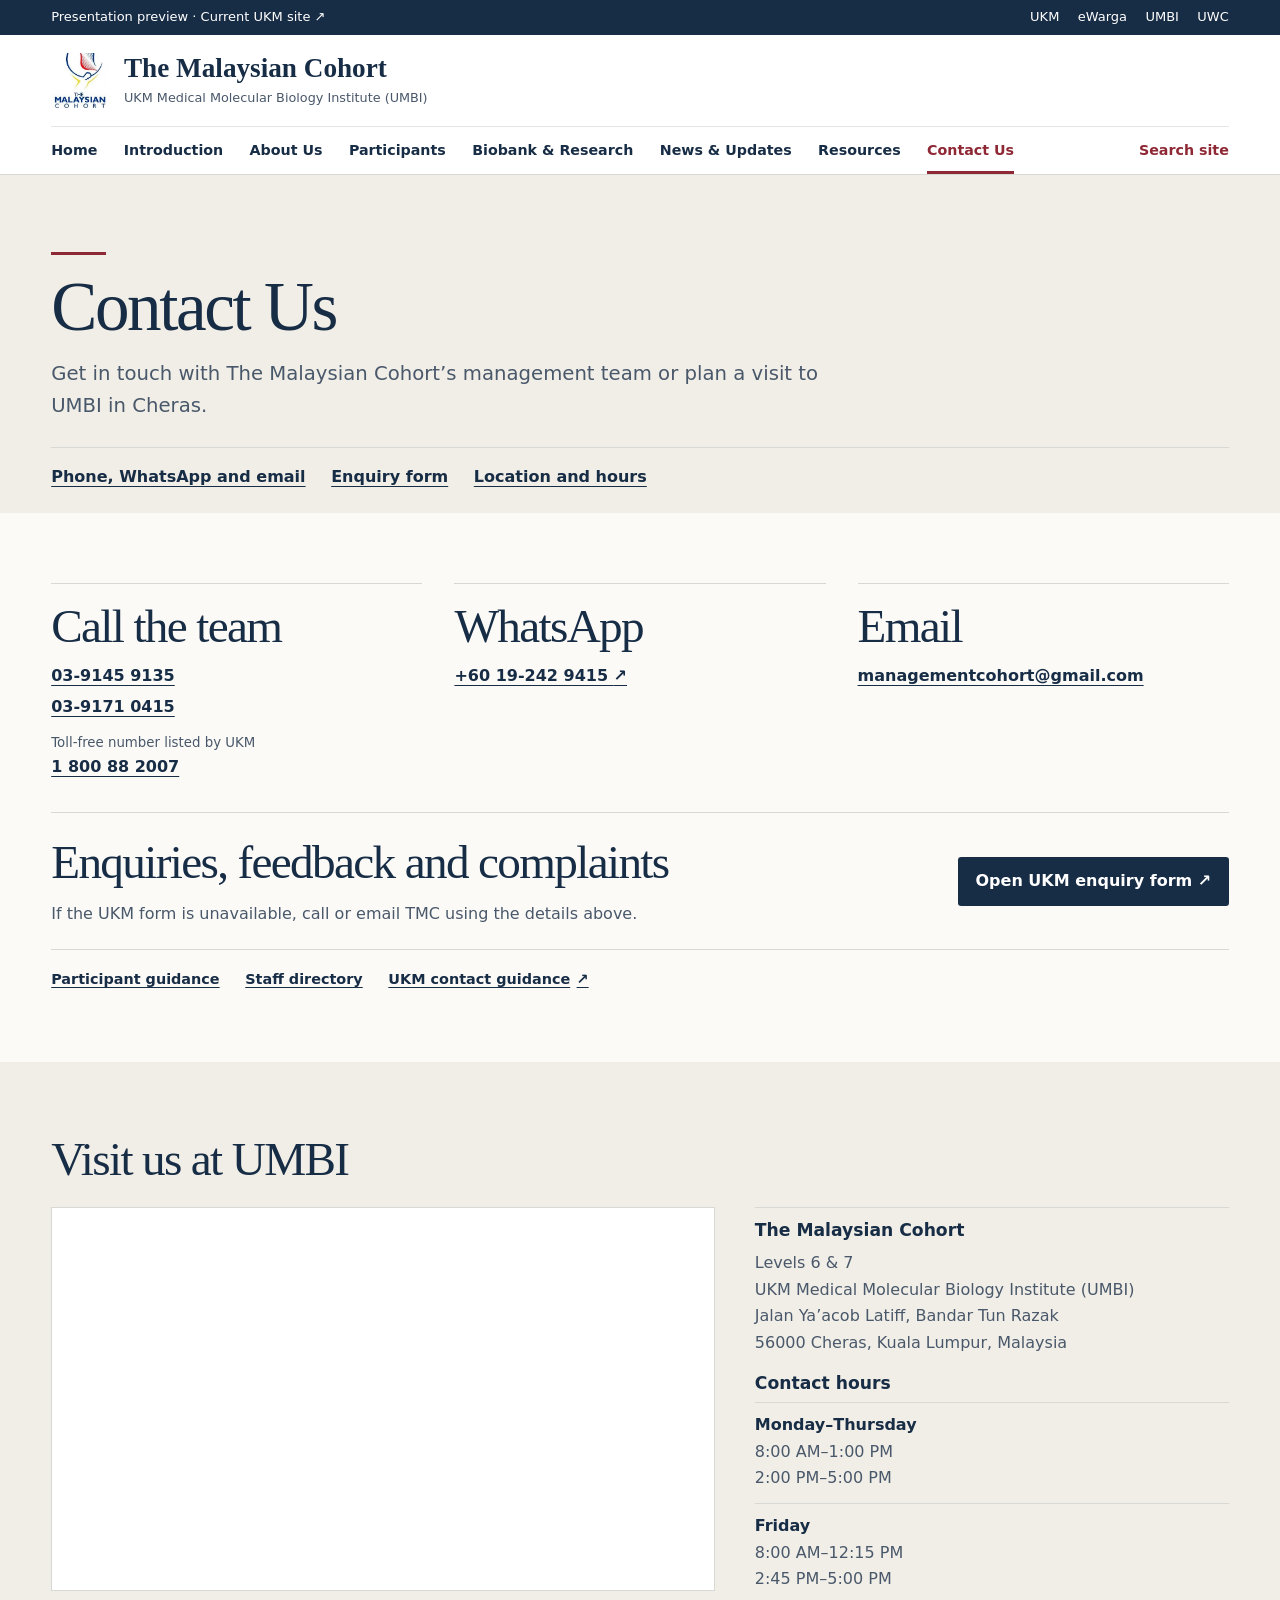
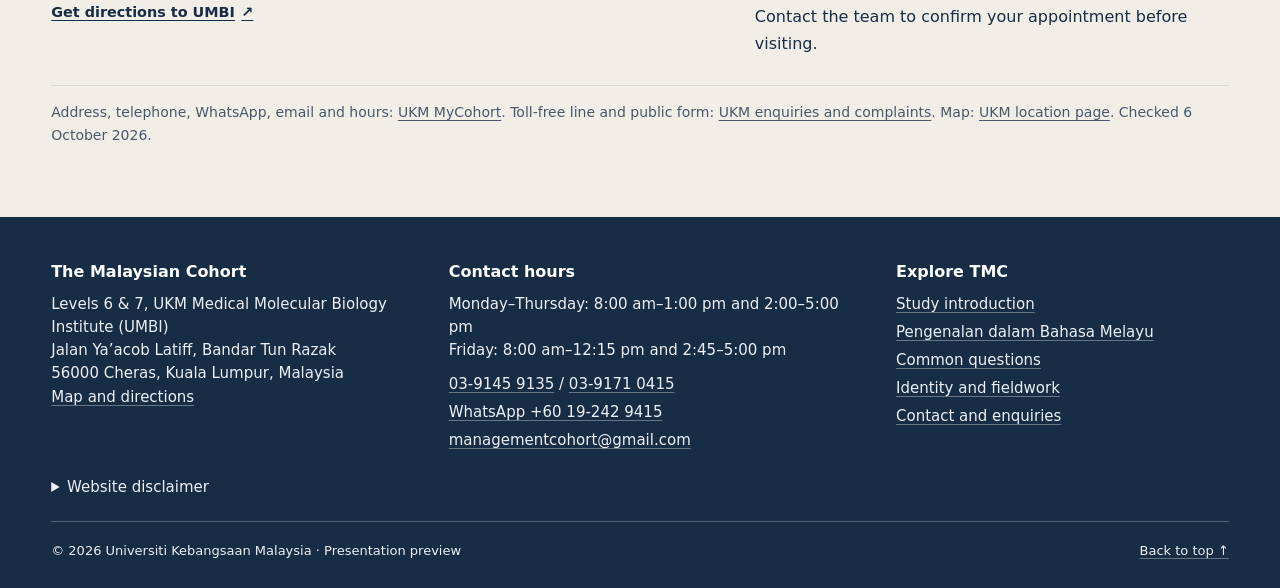
<file: contact.html>
<!doctype html>
<html lang="en">
<head>
<meta charset="utf-8">
<meta content="width=device-width, initial-scale=1.0" name="viewport">
<title>Contact Us | The Malaysian Cohort</title>
<meta name="description" content="TMC telephone, WhatsApp, email, enquiries and complaints form, UMBI location map and published contact hours.">
<link rel="icon" href="assets/tmc-logo.png" type="image/png">
<script src="app.js?v=8" defer></script>
<link rel="stylesheet" href="updates.css?v=2">
<link rel="stylesheet" href="site.css?v=3">
</head>
<body class="editorial-body">
<a class="tmc-skip" href="#main">Skip to content</a>
<header class="tmc-header" id="page-top" tabindex="-1">
  <div class="tmc-utility"><div class="tmc-shell">
    <a href="https://www.ukm.my/mycohort/ms/">Presentation preview · Current UKM site ↗</a>
    <nav aria-label="UKM links">
      <a href="https://www.ukm.my/">UKM</a>
      <a href="https://portalewarga.ukm.my/">eWarga</a>
      <a href="https://www.ukm.my/umbi/">UMBI</a>
      <a href="https://www.ukm.my/umbi/wellness/">UWC</a>
    </nav>
  </div></div>
  <div class="tmc-shell">
    <div class="tmc-masthead">
      <a href="index.html" class="tmc-wordmark">
        <img src="assets/tmc-logo.png" alt="" width="59" height="59">
        <span><strong>The Malaysian Cohort</strong><small>UKM Medical Molecular Biology Institute (UMBI)</small></span>
      </a>
      <button class="tmc-menu" type="button" aria-controls="tmc-main-nav" aria-expanded="false">Menu</button>
    </div>
    <nav class="tmc-nav" id="tmc-main-nav" aria-label="Main navigation">
      <a href="index.html">Home</a>
      <a href="introduction.html">Introduction</a>
      <a href="about.html">About Us</a>
      <a href="participants.html">Participants</a>
      <a href="research.html">Biobank &amp; Research</a>
      <a href="news.html">News &amp; Updates</a>
      <a href="resources.html">Resources</a>
      <a href="contact.html" aria-current="page">Contact Us</a>
      <a href="index.html#resource-search" class="tmc-search-link">Search site</a>
    </nav>
  </div>
</header>
<main id="main" tabindex="-1" class="editorial updates-page">
  <section class="page-heading">
    <div class="tmc-shell">
      <h1>Contact Us</h1>
      <p class="page-lead">Get in touch with The Malaysian Cohort’s management team or plan a visit to UMBI in Cheras.</p>
      <nav class="page-jump" aria-label="On this page">
          <a href="#contact-methods">Phone, WhatsApp and email</a>
          <a href="#enquiries">Enquiry form</a>
          <a href="#location">Location and hours</a>
      </nav>
    </div>
  </section>
  <section class="editorial-section" id="contact-methods">
    <div class="tmc-shell">
      <div class="contact-channel-grid">
        <section class="contact-channel">
          <h2>Call the team</h2>
          <ul>
            <li><a href="tel:+60391459135">03-9145 9135</a></li>
            <li><a href="tel:+60391710415">03-9171 0415</a></li>
            <li><small>Toll-free number listed by UKM</small><a href="tel:1800882007">1 800 88 2007</a></li>
          </ul>
        </section>
        <section class="contact-channel">
          <h2>WhatsApp</h2>
          <ul><li><a href="https://wa.me/60192429415" target="_blank" rel="noopener noreferrer">+60 19-242 9415 <span aria-hidden="true">↗</span></a></li></ul>
        </section>
        <section class="contact-channel">
          <h2>Email</h2>
          <ul><li><a href="mailto:managementcohort@gmail.com">managementcohort@gmail.com</a></li></ul>
        </section>
      </div>
      <section class="contact-form-row" id="enquiries">
        <div>
          <h2>Enquiries, feedback and complaints</h2>
          <p>If the UKM form is unavailable, call or email TMC using the details above.</p>
        </div>
        <a class="button-link" href="https://docs.google.com/forms/d/e/1FAIpQLSf2Krzu6h4UAwMcOCNr213JZ9R7n3f7y95n_iM9ZIIi434XaA/viewform" target="_blank" rel="noopener noreferrer">Open UKM enquiry form <span aria-hidden="true">↗</span></a>
      </section>
      <div class="contact-guidance">
        <a class="updates-link" href="participants.html">Participant guidance</a>
        <a class="updates-link" href="about.html#directory">Staff directory</a>
        <a class="updates-link" href="https://www.ukm.my/mycohort/ms/aduan/" target="_blank" rel="noopener noreferrer">UKM contact guidance <span aria-hidden="true">↗</span></a>
      </div>
    </div>
  </section>
  <section class="editorial-section section-tint" id="location">
    <div class="tmc-shell">
      <div class="section-heading"><h2>Visit us at UMBI</h2></div>
      <div class="contact-location-grid">
        <div class="contact-map">
          <iframe title="Map of The Malaysian Cohort, UMBI, Cheras" src="https://www.google.com/maps/embed?pb=!1m18!1m12!1m3!1d15935.914802315221!2d101.7243491!3d3.100318700000006!2m3!1f0!2f0!3f0!3m2!1i1024!2i768!4f13.1!3m3!1m2!1s0x0%3A0x53e9e371235a5bc1!2sThe%20Malaysian%20Cohort%2C%20UMBI!5e0!3m2!1sen!2smy!4v1662956733461!5m2!1sen!2smy" loading="lazy" allowfullscreen referrerpolicy="strict-origin-when-cross-origin"></iframe>
          <a class="updates-link" href="https://www.google.com/maps/dir/?api=1&amp;destination=3.1006319%2C101.7238473" target="_blank" rel="noopener noreferrer">Get directions to UMBI <span aria-hidden="true">↗</span></a>
        </div>
        <section class="contact-visit">
          <h3>The Malaysian Cohort</h3>
          <address>Levels 6 &amp; 7<br>UKM Medical Molecular Biology Institute (UMBI)<br>Jalan Ya’acob Latiff, Bandar Tun Razak<br>56000 Cheras, Kuala Lumpur, Malaysia</address>
          <h3>Contact hours</h3>
          <dl class="contact-hours">
            <div><dt>Monday–Thursday</dt><dd>8:00 AM–1:00 PM<br>2:00 PM–5:00 PM</dd></div>
            <div><dt>Friday</dt><dd>8:00 AM–12:15 PM<br>2:45 PM–5:00 PM</dd></div>
          </dl>
          <p>Contact the team to confirm your appointment before visiting.</p>
        </section>
      </div>
      <p class="source-note">Address, telephone, WhatsApp, email and hours: <a href="https://www.ukm.my/mycohort/ms/" target="_blank" rel="noopener noreferrer">UKM MyCohort</a>. Toll-free line and public form: <a href="https://www.ukm.my/mycohort/ms/aduan/" target="_blank" rel="noopener noreferrer">UKM enquiries and complaints</a>. Map: <a href="https://www.ukm.my/mycohort/ms/peta-lokasi/" target="_blank" rel="noopener noreferrer">UKM location page</a>. Checked 6 October 2026.</p>
    </div>
  </section>
</main><footer class="tmc-footer">
  <div class="tmc-shell">
    <div class="tmc-footer-grid">
      <section aria-label="Location">
        <h2>The Malaysian Cohort</h2>
        <address>Levels 6 &amp; 7, UKM Medical Molecular Biology Institute (UMBI)<br>Jalan Ya’acob Latiff, Bandar Tun Razak<br>56000 Cheras, Kuala Lumpur, Malaysia</address>
        <p><a href="contact.html#location">Map and directions</a></p>
      </section>
      <section aria-label="Hours and contact">
        <h2>Contact hours</h2>
        <p>Monday–Thursday: 8:00 am–1:00 pm and 2:00–5:00 pm<br>Friday: 8:00 am–12:15 pm and 2:45–5:00 pm</p>
        <ul>
          <li><a href="tel:+60391459135">03-9145 9135</a> / <a href="tel:+60391710415">03-9171 0415</a></li>
          <li><a href="https://wa.me/60192429415">WhatsApp +60 19-242 9415</a></li>
          <li><a href="mailto:managementcohort@gmail.com">managementcohort@gmail.com</a></li>
        </ul>
      </section>
      <nav aria-label="More about The Malaysian Cohort">
        <h2>Explore TMC</h2>
        <ul>
          <li><a href="introduction.html">Study introduction</a></li>
          <li><a href="introduction.html#bahasa-melayu" lang="ms">Pengenalan dalam Bahasa Melayu</a></li>
          <li><a href="index.html#faq">Common questions</a></li>
          <li><a href="about.html#identity-fieldwork">Identity and fieldwork</a></li>
          <li><a href="contact.html">Contact and enquiries</a></li>
        </ul>
      </nav>
    </div>
    <details id="disclaimer"><summary>Website disclaimer</summary>
      <p>UKM's published notice explains that website functions and availability are not guaranteed and that users remain responsible for decisions based on its content. Materials are protected by copyright and intellectual property laws.</p>
      <a href="https://www.ukm.my/mycohort/ms/penafian/">Read the full UKM disclaimer ↗</a>
    </details>
    <div class="tmc-footer-bottom"><span>© 2026 Universiti Kebangsaan Malaysia · Presentation preview</span><a href="#page-top">Back to top <span aria-hidden="true">↑</span></a></div>
  </div>
</footer>
</body>
</html>
</file>
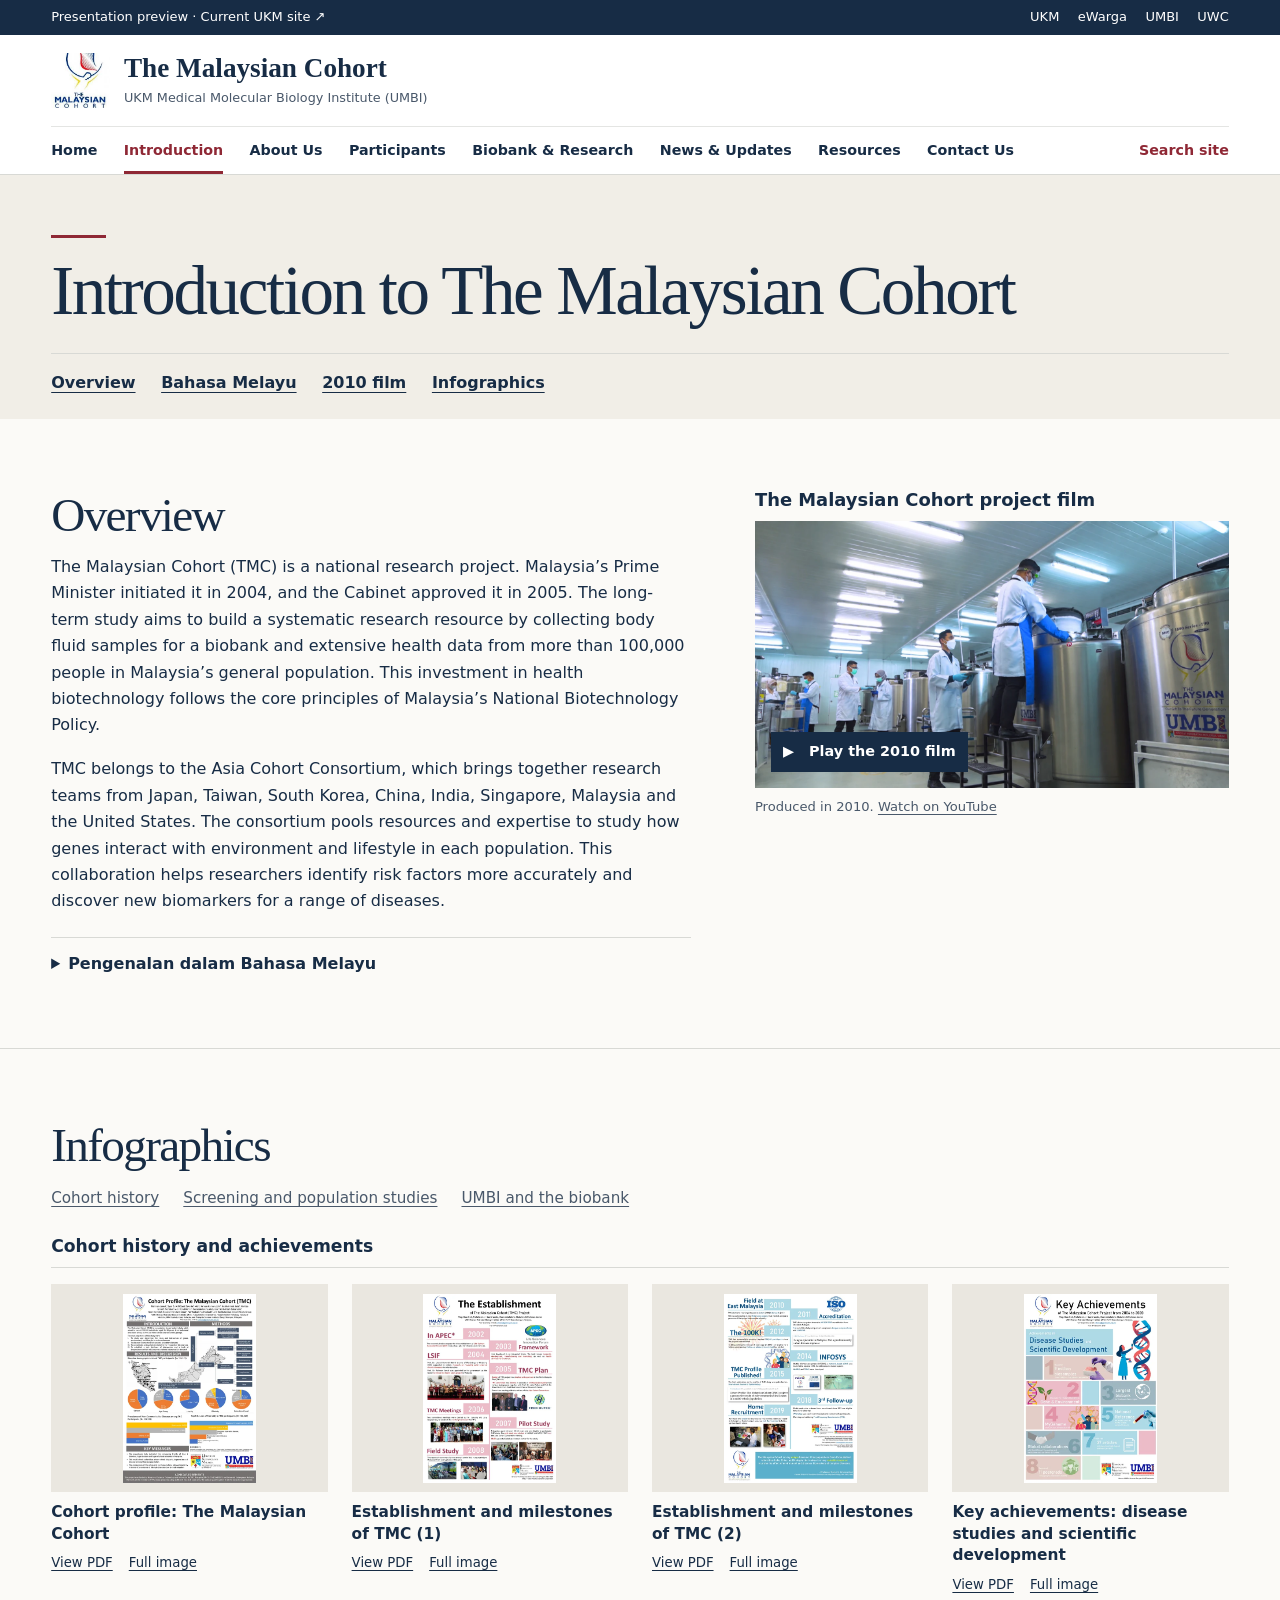
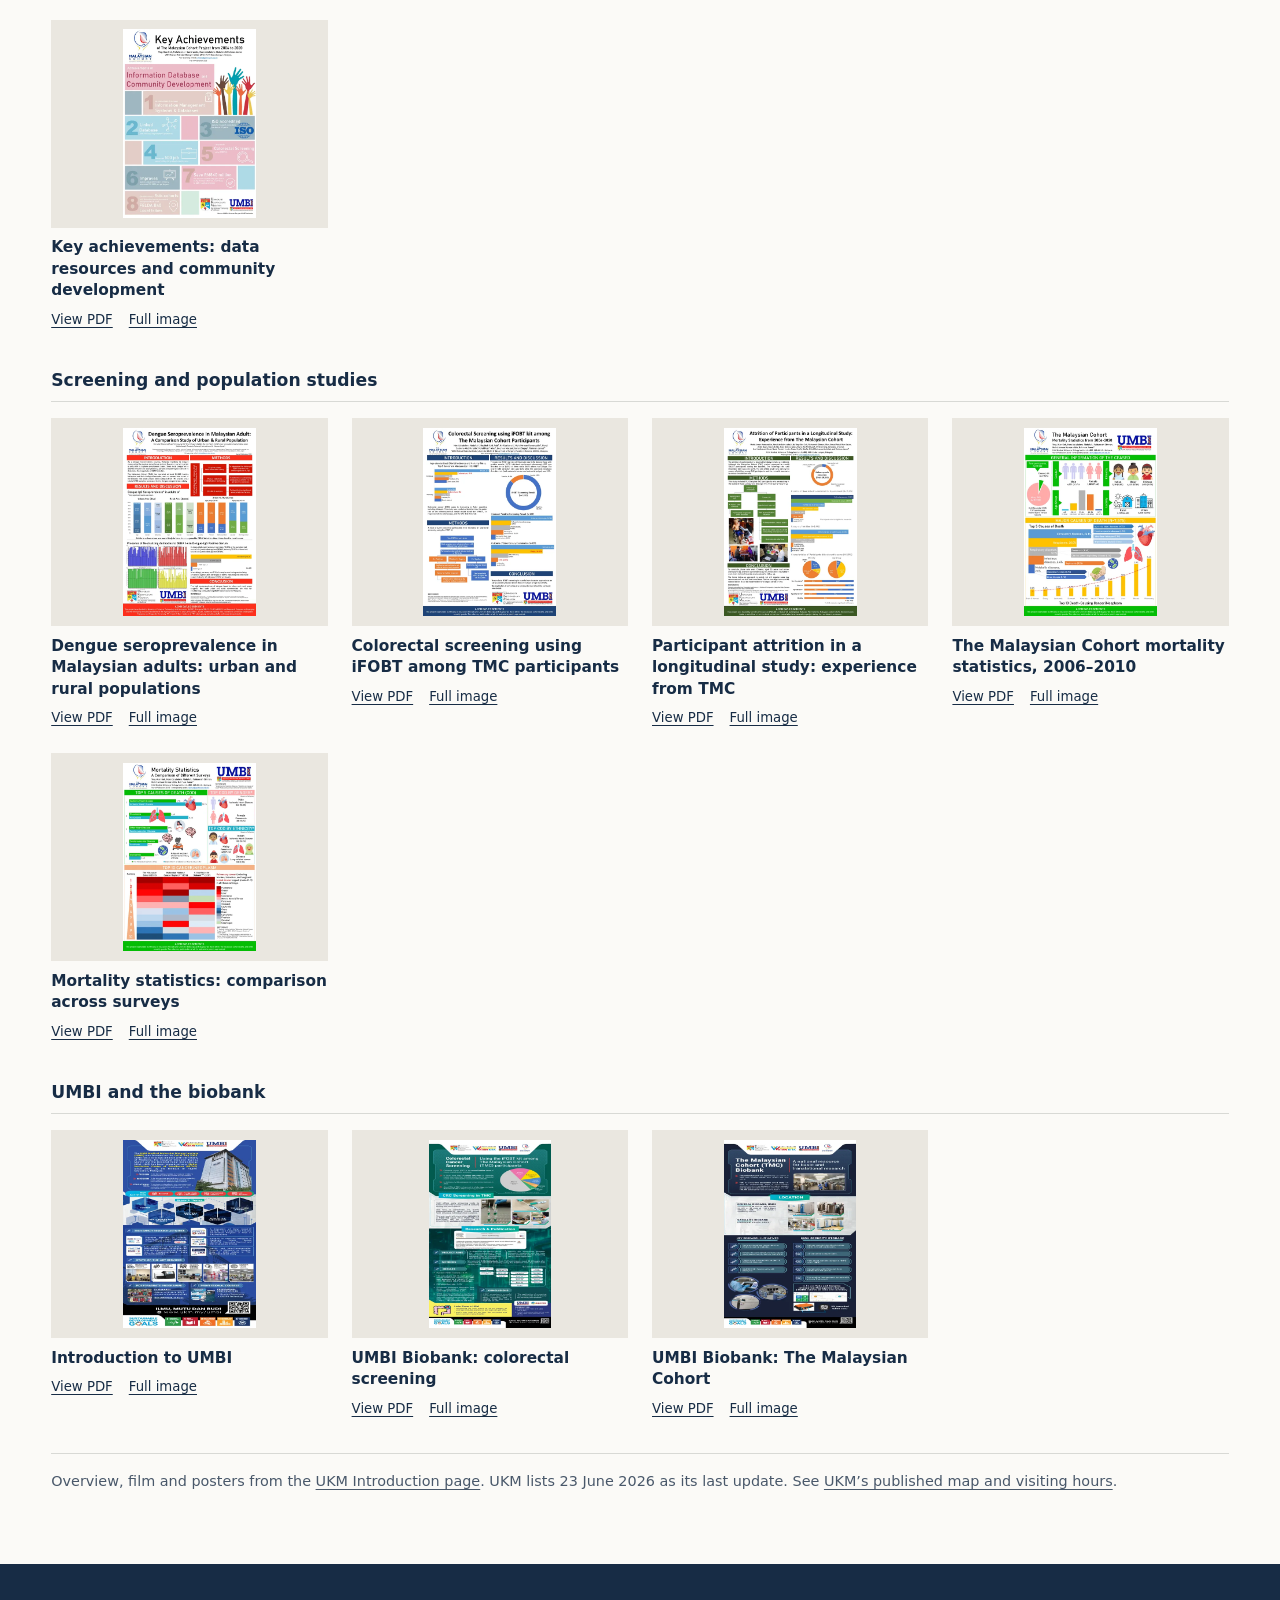
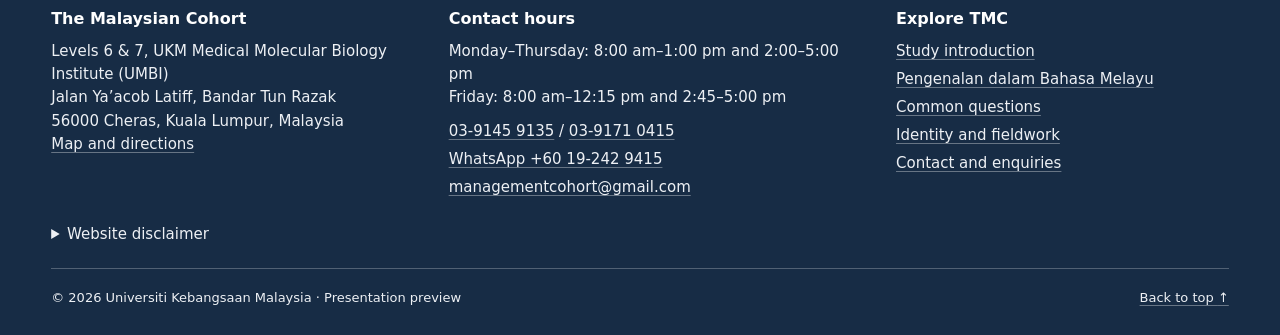
<file: introduction.html>
<!doctype html>
<html lang="en">
<head>
  <meta charset="utf-8">
  <meta name="viewport" content="width=device-width, initial-scale=1">
  <meta name="description" content="The Malaysian Cohort overview in English and Malay, the 2010 project film and the full UKM infographic collection.">
  <title>Introduction | The Malaysian Cohort</title>
  <link rel="icon" href="favicon.svg">
  <link rel="stylesheet" href="site.css?v=3">
  <script src="app.js?v=8" defer></script>
</head>
<body class="editorial-body">
<a class="tmc-skip" href="#main">Skip to content</a>
<header class="tmc-header" id="page-top" tabindex="-1">
  <div class="tmc-utility"><div class="tmc-shell">
    <a href="https://www.ukm.my/mycohort/ms/">Presentation preview · Current UKM site ↗</a>
    <nav aria-label="UKM links">
      <a href="https://www.ukm.my/">UKM</a>
      <a href="https://portalewarga.ukm.my/">eWarga</a>
      <a href="https://www.ukm.my/umbi/">UMBI</a>
      <a href="https://www.ukm.my/umbi/wellness/">UWC</a>
    </nav>
  </div></div>
  <div class="tmc-shell">
    <div class="tmc-masthead">
      <a href="index.html" class="tmc-wordmark">
        <img src="assets/tmc-logo.png" alt="" width="59" height="59">
        <span><strong>The Malaysian Cohort</strong><small>UKM Medical Molecular Biology Institute (UMBI)</small></span>
      </a>
      <button class="tmc-menu" type="button" aria-controls="tmc-main-nav" aria-expanded="false">Menu</button>
    </div>
    <nav class="tmc-nav" id="tmc-main-nav" aria-label="Main navigation">
      <a href="index.html">Home</a>
      <a href="introduction.html" aria-current="page">Introduction</a>
      <a href="about.html">About Us</a>
      <a href="participants.html">Participants</a>
      <a href="research.html">Biobank &amp; Research</a>
      <a href="news.html">News &amp; Updates</a>
      <a href="resources.html">Resources</a>
      <a href="contact.html">Contact Us</a>
      <a href="index.html#resource-search" class="tmc-search-link">Search site</a>
    </nav>
  </div>
</header>
<main id="main" tabindex="-1" class="editorial">
  <section class="intro-heading">
    <div class="tmc-shell">
      <h1>Introduction to The Malaysian Cohort</h1>
      <nav class="intro-jump" aria-label="On this page">
        <a href="#overview">Overview</a>
        <a href="#bahasa-melayu" lang="ms">Bahasa Melayu</a>
        <a href="#film">2010 film</a>
        <a href="#infographics">Infographics</a>
      </nav>
    </div>
  </section>
  <section class="editorial-section tmc-shell intro-reading" id="overview">
    <article>
      <h2>Overview</h2>
      <p>The Malaysian Cohort (TMC) is a national research project. Malaysia’s Prime Minister initiated it in 2004, and the Cabinet approved it in 2005. The long-term study aims to build a systematic research resource by collecting body fluid samples for a biobank and extensive health data from more than 100,000 people in Malaysia’s general population. This investment in health biotechnology follows the core principles of Malaysia’s National Biotechnology Policy.</p>
      <p>TMC belongs to the Asia Cohort Consortium, which brings together research teams from Japan, Taiwan, South Korea, China, India, Singapore, Malaysia and the United States. The consortium pools resources and expertise to study how genes interact with environment and lifestyle in each population. This collaboration helps researchers identify risk factors more accurately and discover new biomarkers for a range of diseases.</p>
      <details class="intro-malay" id="bahasa-melayu" lang="ms">
        <summary>Pengenalan dalam Bahasa Melayu</summary>
        <p>The Malaysian Cohort (TMC) ialah projek penyelidikan kebangsaan yang dimulakan oleh Perdana Menteri Malaysia pada tahun 2004 dan diluluskan oleh Kabinet pada tahun 2005. Kajian jangka panjang ini membangunkan sumber penyelidikan secara sistematik melalui biobank sampel cecair badan dan himpunan data kesihatan berskala besar daripada lebih 100,000 peserta dalam kalangan penduduk umum Malaysia. Pelaburan dalam bioteknologi kesihatan ini selaras dengan prinsip teras Dasar Bioteknologi Nasional Malaysia.</p>
        <p>TMC menyertai Asia Cohort Consortium, kerjasama penyelidikan antara Jepun, Taiwan, Korea Selatan, China, India, Singapura, Malaysia dan Amerika Syarikat. Konsortium ini menghimpunkan sumber dan kepakaran untuk mengkaji interaksi gen, persekitaran dan gaya hidup serta hubungannya dengan penyakit dalam setiap populasi. Penyelidikan bersama ini membantu mengenal pasti faktor risiko dengan lebih tepat dan menemukan biomarker baharu bagi pelbagai penyakit.</p>
      </details>
    </article>
    <figure class="intro-video" id="film">
      <h2>The Malaysian Cohort project film</h2>
      <div class="intro-video-player">
        <a href="https://www.youtube.com/watch?v=S4mZeq2NXOc" class="intro-video-trigger">
          <img src="assets/tmc-biobank-team-editorial.webp" alt="" loading="lazy" width="1460" height="822">
          <span>▶ &nbsp; Play the 2010 film</span>
        </a>
      </div>
      <figcaption>Produced in 2010. <a href="https://www.youtube.com/watch?v=S4mZeq2NXOc">Watch on YouTube</a></figcaption>
    </figure>
  </section>
  <section class="editorial-section section-rule" id="infographics">
    <div class="tmc-shell">
      <div class="editorial-heading"><h2>Infographics</h2></div>
      <nav class="poster-jump" aria-label="Infographic topics">
        <a href="#poster-history">Cohort history</a>
        <a href="#poster-screening">Screening and population studies</a>
        <a href="#poster-biobank">UMBI and the biobank</a>
      </nav>
      <section class="poster-group" id="poster-history"><h3>Cohort history and achievements</h3><ul class="poster-grid">
        <li><article>
          <figure><a href="assets/introduction/Poster-Cohort_Profile-TMC.pdf" aria-label="Open Cohort profile: The Malaysian Cohort (PDF)"><img src="assets/introduction/Poster-TMC_3_finalised-page-001-scaled.webp" alt="" loading="lazy" decoding="async"></a></figure>
          <h4>Cohort profile: The Malaysian Cohort</h4>
          <div class="poster-links"><a href="assets/introduction/Poster-Cohort_Profile-TMC.pdf" aria-label="Cohort profile: The Malaysian Cohort, PDF">View PDF</a><a href="assets/introduction/Poster-TMC_3_finalised-page-001-scaled.jpg" aria-label="Cohort profile: The Malaysian Cohort, full image">Full image</a></div>
        </article></li>
        <li><article>
          <figure><a href="assets/introduction/Poster-Establishment.pdf" aria-label="Open Establishment and milestones of TMC (1) (PDF)"><img src="assets/introduction/TMC05_2_Milestone_A2_page-0001-scaled.webp" alt="" loading="lazy" decoding="async"></a></figure>
          <h4>Establishment and milestones of TMC (1)</h4>
          <div class="poster-links"><a href="assets/introduction/Poster-Establishment.pdf" aria-label="Establishment and milestones of TMC (1), PDF">View PDF</a><a href="assets/introduction/TMC05_2_Milestone_A2_page-0001-scaled.jpg" aria-label="Establishment and milestones of TMC (1), full image">Full image</a></div>
        </article></li>
        <li><article>
          <figure><a href="assets/introduction/Poster-Establishment.pdf#page=2" aria-label="Open Establishment and milestones of TMC (2) (PDF)"><img src="assets/introduction/TMC05_2_Milestone_A2_page-0002-scaled.webp" alt="" loading="lazy" decoding="async"></a></figure>
          <h4>Establishment and milestones of TMC (2)</h4>
          <div class="poster-links"><a href="assets/introduction/Poster-Establishment.pdf#page=2" aria-label="Establishment and milestones of TMC (2), PDF">View PDF</a><a href="assets/introduction/TMC05_2_Milestone_A2_page-0002-scaled.jpg" aria-label="Establishment and milestones of TMC (2), full image">Full image</a></div>
        </article></li>
        <li><article>
          <figure><a href="assets/introduction/Poster-Key_Achievement-1.pdf" aria-label="Open Key achievements: disease studies and scientific development (PDF)"><img src="assets/introduction/HiCOE_01_A1_page-0001-scaled.webp" alt="" loading="lazy" decoding="async"></a></figure>
          <h4>Key achievements: disease studies and scientific development</h4>
          <div class="poster-links"><a href="assets/introduction/Poster-Key_Achievement-1.pdf" aria-label="Key achievements: disease studies and scientific development, PDF">View PDF</a><a href="assets/introduction/HiCOE_01_A1_page-0001-scaled.jpg" aria-label="Key achievements: disease studies and scientific development, full image">Full image</a></div>
        </article></li>
        <li><article>
          <figure><a href="assets/introduction/Poster-Key_Achievement2.pdf" aria-label="Open Key achievements: data resources and community development (PDF)"><img src="assets/introduction/HiCOE_02_A1_page-0001-scaled.webp" alt="" loading="lazy" decoding="async"></a></figure>
          <h4>Key achievements: data resources and community development</h4>
          <div class="poster-links"><a href="assets/introduction/Poster-Key_Achievement2.pdf" aria-label="Key achievements: data resources and community development, PDF">View PDF</a><a href="assets/introduction/HiCOE_02_A1_page-0001-scaled.jpg" aria-label="Key achievements: data resources and community development, full image">Full image</a></div>
        </article></li>
      </ul></section>
<section class="poster-group" id="poster-screening"><h3>Screening and population studies</h3><ul class="poster-grid">
        <li><article>
          <figure><a href="assets/introduction/Poster-Dengue.pdf" aria-label="Open Dengue seroprevalence in Malaysian adults: urban and rural populations (PDF)"><img src="assets/introduction/TMC04_Dengue_A2_page-0001-scaled.webp" alt="" loading="lazy" decoding="async"></a></figure>
          <h4>Dengue seroprevalence in Malaysian adults: urban and rural populations</h4>
          <div class="poster-links"><a href="assets/introduction/Poster-Dengue.pdf" aria-label="Dengue seroprevalence in Malaysian adults: urban and rural populations, PDF">View PDF</a><a href="assets/introduction/TMC04_Dengue_A2_page-0001-scaled.jpg" aria-label="Dengue seroprevalence in Malaysian adults: urban and rural populations, full image">Full image</a></div>
        </article></li>
        <li><article>
          <figure><a href="assets/introduction/Poster-IFOBT_TMC.pdf" aria-label="Open Colorectal screening using iFOBT among TMC participants (PDF)"><img src="assets/introduction/PosterTMC_1_iFOBT-page-001-scaled.webp" alt="" loading="lazy" decoding="async"></a></figure>
          <h4>Colorectal screening using iFOBT among TMC participants</h4>
          <div class="poster-links"><a href="assets/introduction/Poster-IFOBT_TMC.pdf" aria-label="Colorectal screening using iFOBT among TMC participants, PDF">View PDF</a><a href="assets/introduction/PosterTMC_1_iFOBT-page-001-scaled.jpg" aria-label="Colorectal screening using iFOBT among TMC participants, full image">Full image</a></div>
        </article></li>
        <li><article>
          <figure><a href="assets/introduction/Poster-Attrition.pdf" aria-label="Open Participant attrition in a longitudinal study: experience from TMC (PDF)"><img src="assets/introduction/Poster-TMC_2_finalised2-page-001.webp" alt="" loading="lazy" decoding="async"></a></figure>
          <h4>Participant attrition in a longitudinal study: experience from TMC</h4>
          <div class="poster-links"><a href="assets/introduction/Poster-Attrition.pdf" aria-label="Participant attrition in a longitudinal study: experience from TMC, PDF">View PDF</a><a href="assets/introduction/Poster-TMC_2_finalised2-page-001.jpg" aria-label="Participant attrition in a longitudinal study: experience from TMC, full image">Full image</a></div>
        </article></li>
        <li><article>
          <figure><a href="assets/introduction/030321-Poster-TMC_mortility.pdf" aria-label="Open The Malaysian Cohort mortality statistics, 2006–2010 (PDF)"><img src="assets/introduction/030321-Poster-TMC_mortility-1.webp" alt="" loading="lazy" decoding="async"></a></figure>
          <h4>The Malaysian Cohort mortality statistics, 2006–2010</h4>
          <div class="poster-links"><a href="assets/introduction/030321-Poster-TMC_mortility.pdf" aria-label="The Malaysian Cohort mortality statistics, 2006–2010, PDF">View PDF</a><a href="assets/introduction/030321-Poster-TMC_mortility-1.png" aria-label="The Malaysian Cohort mortality statistics, 2006–2010, full image">Full image</a></div>
        </article></li>
        <li><article>
          <figure><a href="assets/introduction/030321-Poster-TMC_mortility_2.pdf" aria-label="Open Mortality statistics: comparison across surveys (PDF)"><img src="assets/introduction/030321-Poster-TMC_mortility_2-1.webp" alt="" loading="lazy" decoding="async"></a></figure>
          <h4>Mortality statistics: comparison across surveys</h4>
          <div class="poster-links"><a href="assets/introduction/030321-Poster-TMC_mortility_2.pdf" aria-label="Mortality statistics: comparison across surveys, PDF">View PDF</a><a href="assets/introduction/030321-Poster-TMC_mortility_2-1.png" aria-label="Mortality statistics: comparison across surveys, full image">Full image</a></div>
        </article></li>
      </ul></section>
<section class="poster-group" id="poster-biobank"><h3>UMBI and the biobank</h3><ul class="poster-grid">
        <li><article>
          <figure><a href="assets/introduction/UMBI-Intro-Bunting.pdf" aria-label="Open Introduction to UMBI (PDF)"><img src="assets/introduction/UMBI_Intro_-scaled.webp" alt="" loading="lazy" decoding="async"></a></figure>
          <h4>Introduction to UMBI</h4>
          <div class="poster-links"><a href="assets/introduction/UMBI-Intro-Bunting.pdf" aria-label="Introduction to UMBI, PDF">View PDF</a><a href="assets/introduction/UMBI_Intro_-scaled.png" aria-label="Introduction to UMBI, full image">Full image</a></div>
        </article></li>
        <li><article>
          <figure><a href="assets/introduction/UMBI-Biobank-Colorectal-Screening-1.pdf" aria-label="Open UMBI Biobank: colorectal screening (PDF)"><img src="assets/introduction/UMBI_Biobank-Colorectal-Screening-scaled.webp" alt="" loading="lazy" decoding="async"></a></figure>
          <h4>UMBI Biobank: colorectal screening</h4>
          <div class="poster-links"><a href="assets/introduction/UMBI-Biobank-Colorectal-Screening-1.pdf" aria-label="UMBI Biobank: colorectal screening, PDF">View PDF</a><a href="assets/introduction/UMBI_Biobank-Colorectal-Screening-scaled.png" aria-label="UMBI Biobank: colorectal screening, full image">Full image</a></div>
        </article></li>
        <li><article>
          <figure><a href="assets/introduction/UMBI-Biobank-The-Malaysian-Cohort-TMC-1.pdf" aria-label="Open UMBI Biobank: The Malaysian Cohort (PDF)"><img src="assets/introduction/UMBI_Biobank-The-Malaysian-Cohort-TMC-scaled.webp" alt="" loading="lazy" decoding="async"></a></figure>
          <h4>UMBI Biobank: The Malaysian Cohort</h4>
          <div class="poster-links"><a href="assets/introduction/UMBI-Biobank-The-Malaysian-Cohort-TMC-1.pdf" aria-label="UMBI Biobank: The Malaysian Cohort, PDF">View PDF</a><a href="assets/introduction/UMBI_Biobank-The-Malaysian-Cohort-TMC-scaled.png" aria-label="UMBI Biobank: The Malaysian Cohort, full image">Full image</a></div>
        </article></li>
      </ul></section>
      <p class="intro-source">Overview, film and posters from the <a href="https://www.ukm.my/mycohort/ms/pengenalan/">UKM Introduction page</a>. UKM lists 23 June 2026 as its last update. See <a href="contact.html#location">UKM’s published map and visiting hours</a>.</p>
    </div>
  </section>
</main>
<footer class="tmc-footer">
  <div class="tmc-shell">
    <div class="tmc-footer-grid">
      <section aria-label="Location">
        <h2>The Malaysian Cohort</h2>
        <address>Levels 6 &amp; 7, UKM Medical Molecular Biology Institute (UMBI)<br>Jalan Ya’acob Latiff, Bandar Tun Razak<br>56000 Cheras, Kuala Lumpur, Malaysia</address>
        <p><a href="contact.html#location">Map and directions</a></p>
      </section>
      <section aria-label="Hours and contact">
        <h2>Contact hours</h2>
        <p>Monday–Thursday: 8:00 am–1:00 pm and 2:00–5:00 pm<br>Friday: 8:00 am–12:15 pm and 2:45–5:00 pm</p>
        <ul>
          <li><a href="tel:+60391459135">03-9145 9135</a> / <a href="tel:+60391710415">03-9171 0415</a></li>
          <li><a href="https://wa.me/60192429415">WhatsApp +60 19-242 9415</a></li>
          <li><a href="mailto:managementcohort@gmail.com">managementcohort@gmail.com</a></li>
        </ul>
      </section>
      <nav aria-label="More about The Malaysian Cohort">
        <h2>Explore TMC</h2>
        <ul>
          <li><a href="introduction.html">Study introduction</a></li>
          <li><a href="introduction.html#bahasa-melayu" lang="ms">Pengenalan dalam Bahasa Melayu</a></li>
          <li><a href="index.html#faq">Common questions</a></li>
          <li><a href="about.html#identity-fieldwork">Identity and fieldwork</a></li>
          <li><a href="contact.html">Contact and enquiries</a></li>
        </ul>
      </nav>
    </div>
    <details id="disclaimer"><summary>Website disclaimer</summary>
      <p>UKM's published notice explains that website functions and availability are not guaranteed and that users remain responsible for decisions based on its content. Materials are protected by copyright and intellectual property laws.</p>
      <a href="https://www.ukm.my/mycohort/ms/penafian/">Read the full UKM disclaimer ↗</a>
    </details>
    <div class="tmc-footer-bottom"><span>© 2026 Universiti Kebangsaan Malaysia · Presentation preview</span><a href="#page-top">Back to top <span aria-hidden="true">↑</span></a></div>
  </div>
</footer>
</body>
</html>
</file>
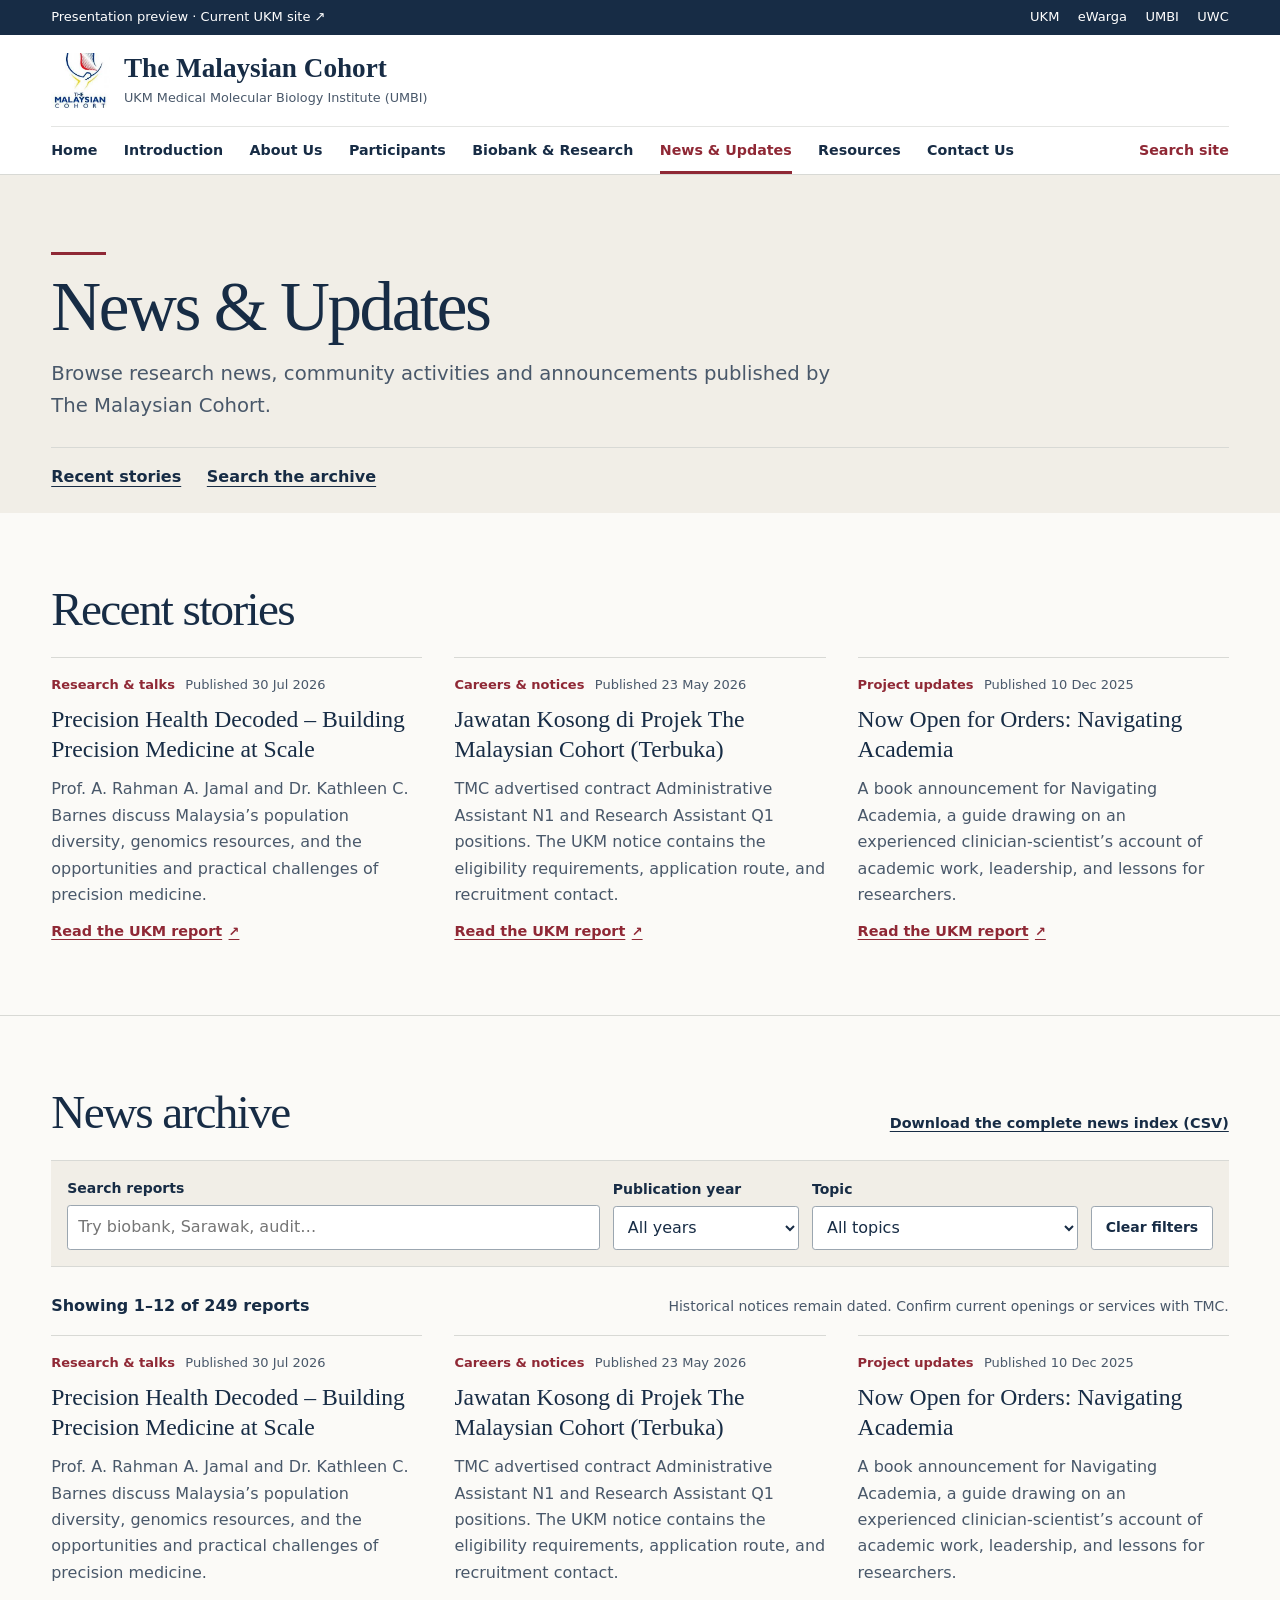
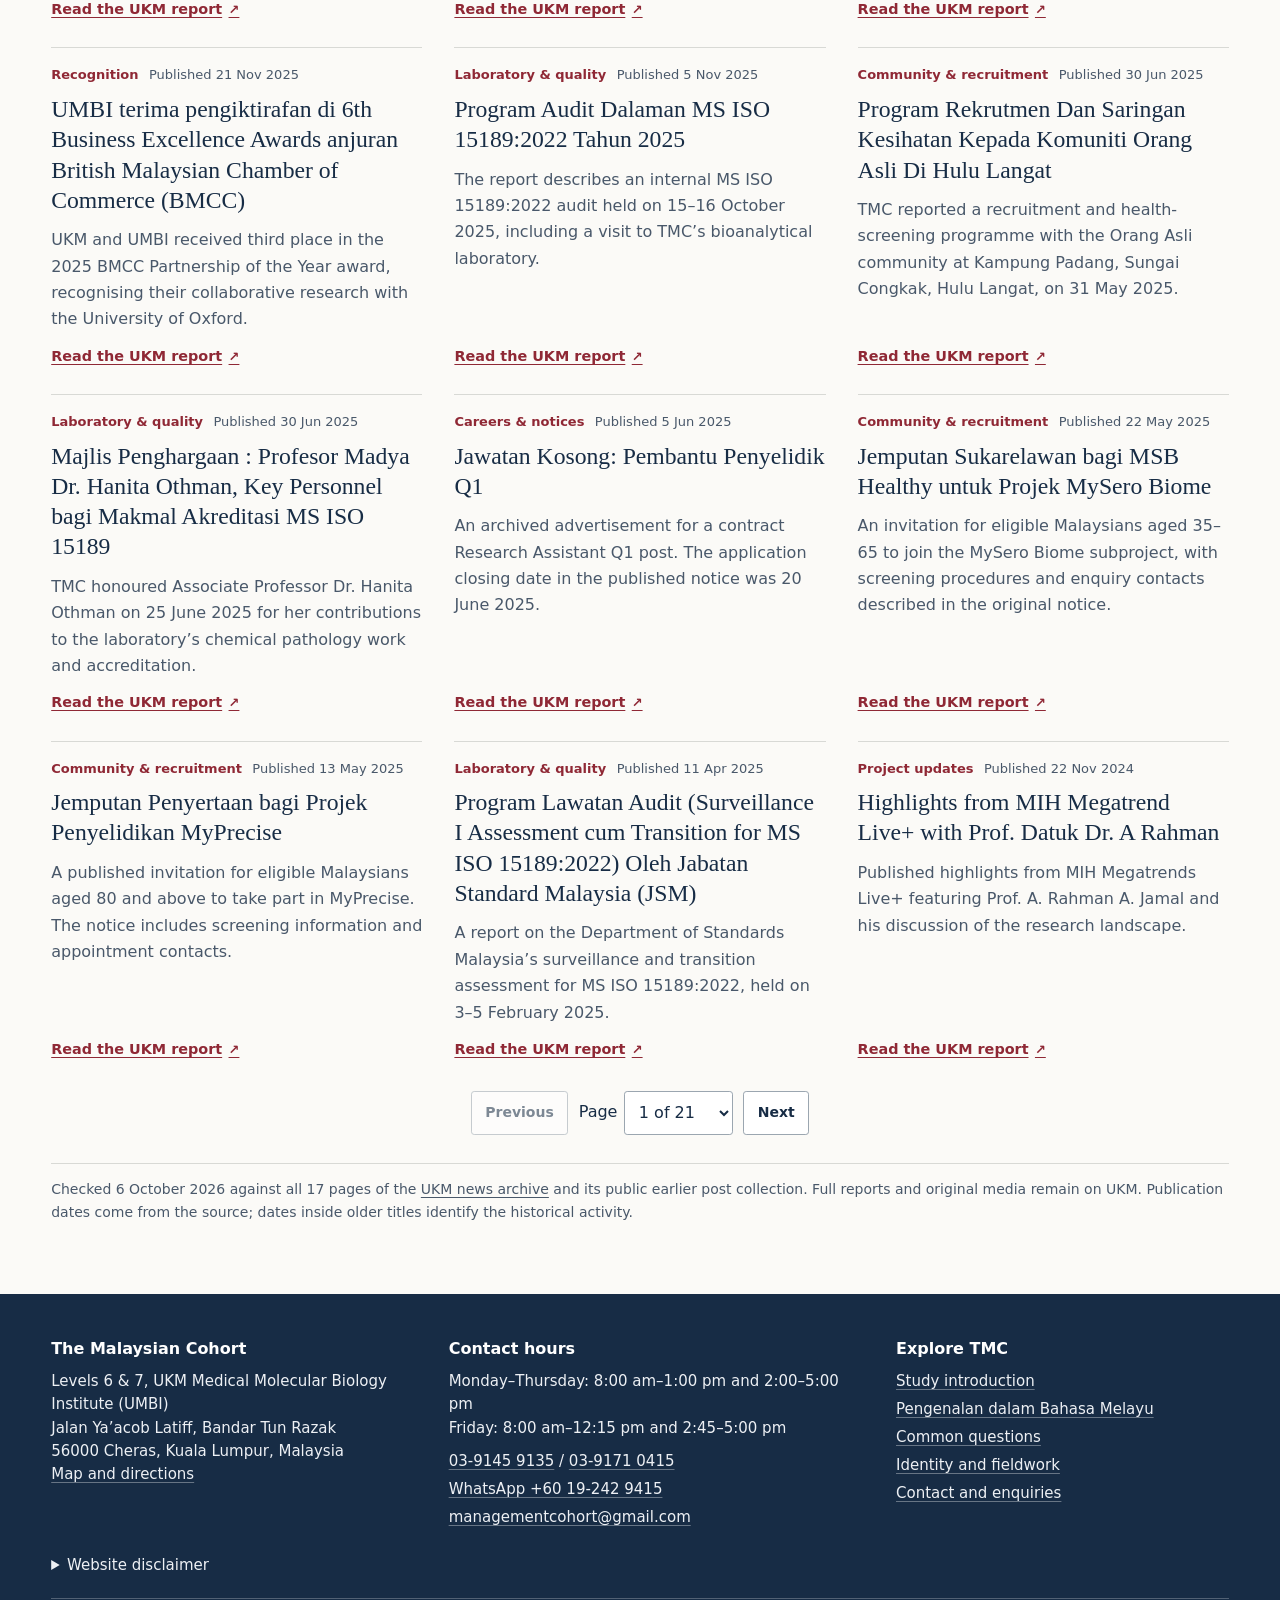
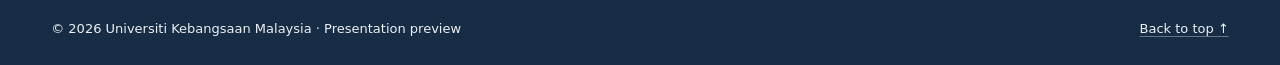
<file: news.html>
<!doctype html>
<html lang="en">
<head>
<meta charset="utf-8">
<meta content="width=device-width, initial-scale=1.0" name="viewport">
<title>News &amp; Updates | The Malaysian Cohort</title>
<meta name="description" content="Browse all published TMC news and earlier project reports with search, year and topic filters.">
<link rel="icon" href="assets/tmc-logo.png" type="image/png">
<script src="app.js?v=8" defer></script>
<link rel="stylesheet" href="updates.css?v=2">
<script src="archive.js?v=2" defer></script>
<link rel="stylesheet" href="site.css?v=3">
</head>
<body class="editorial-body">
<a class="tmc-skip" href="#main">Skip to content</a>
<header class="tmc-header" id="page-top" tabindex="-1">
  <div class="tmc-utility"><div class="tmc-shell">
    <a href="https://www.ukm.my/mycohort/ms/">Presentation preview · Current UKM site ↗</a>
    <nav aria-label="UKM links">
      <a href="https://www.ukm.my/">UKM</a>
      <a href="https://portalewarga.ukm.my/">eWarga</a>
      <a href="https://www.ukm.my/umbi/">UMBI</a>
      <a href="https://www.ukm.my/umbi/wellness/">UWC</a>
    </nav>
  </div></div>
  <div class="tmc-shell">
    <div class="tmc-masthead">
      <a href="index.html" class="tmc-wordmark">
        <img src="assets/tmc-logo.png" alt="" width="59" height="59">
        <span><strong>The Malaysian Cohort</strong><small>UKM Medical Molecular Biology Institute (UMBI)</small></span>
      </a>
      <button class="tmc-menu" type="button" aria-controls="tmc-main-nav" aria-expanded="false">Menu</button>
    </div>
    <nav class="tmc-nav" id="tmc-main-nav" aria-label="Main navigation">
      <a href="index.html">Home</a>
      <a href="introduction.html">Introduction</a>
      <a href="about.html">About Us</a>
      <a href="participants.html">Participants</a>
      <a href="research.html">Biobank &amp; Research</a>
      <a href="news.html" aria-current="page">News &amp; Updates</a>
      <a href="resources.html">Resources</a>
      <a href="contact.html">Contact Us</a>
      <a href="index.html#resource-search" class="tmc-search-link">Search site</a>
    </nav>
  </div>
</header>
<main id="main" tabindex="-1" class="editorial updates-page">
  <section class="page-heading">
    <div class="tmc-shell">
      <h1>News &amp; Updates</h1>
      <p class="page-lead">Browse research news, community activities and announcements published by The Malaysian Cohort.</p>
      <nav class="page-jump" aria-label="On this page">
          <a href="#latest">Recent stories</a>
          <a href="#news-archive">Search the archive</a>
      </nav>
    </div>
  </section>
  <section class="editorial-section" id="latest">
    <div class="tmc-shell">
      <div class="section-heading"><h2>Recent stories</h2></div>
      <div class="archive-feature-grid">
        <article class="news-feature"><div class="news-meta"><span class="news-category">Research &amp; talks</span><time datetime="2026-07-30">Published 30 Jul 2026</time></div><h3>Precision Health Decoded – Building Precision Medicine at Scale</h3><p>Prof. A. Rahman A. Jamal and Dr. Kathleen C. Barnes discuss Malaysia’s population diversity, genomics resources, and the opportunities and practical challenges of precision medicine.</p><a class="updates-link" href="https://www.ukm.my/mycohort/ms/news/precision-health-decoded-building-precision-medicine-at-scale/" target="_blank" rel="noopener noreferrer">Read the UKM report<span class="link-icon" aria-hidden="true">↗</span></a></article>
        <article class="news-feature"><div class="news-meta"><span class="news-category">Careers &amp; notices</span><time datetime="2026-05-23">Published 23 May 2026</time></div><h3>Jawatan Kosong di Projek The Malaysian Cohort (Terbuka)</h3><p>TMC advertised contract Administrative Assistant N1 and Research Assistant Q1 positions. The UKM notice contains the eligibility requirements, application route, and recruitment contact.</p><a class="updates-link" href="https://www.ukm.my/mycohort/ms/news/jawatan-kosong-di-projek-the-malaysian-cohort-terbuka/" target="_blank" rel="noopener noreferrer">Read the UKM report<span class="link-icon" aria-hidden="true">↗</span></a></article>
        <article class="news-feature"><div class="news-meta"><span class="news-category">Project updates</span><time datetime="2025-12-10">Published 10 Dec 2025</time></div><h3>Now Open for Orders: Navigating Academia</h3><p>A book announcement for Navigating Academia, a guide drawing on an experienced clinician-scientist’s account of academic work, leadership, and lessons for researchers.</p><a class="updates-link" href="https://www.ukm.my/mycohort/ms/news/now-open-for-orders-navigating-academia/" target="_blank" rel="noopener noreferrer">Read the UKM report<span class="link-icon" aria-hidden="true">↗</span></a></article>
      </div>
    </div>
  </section>
  <section class="editorial-section section-rule" id="news-archive" data-archive="news" data-archive-item="report">
    <div class="tmc-shell">
      <div class="section-heading"><h2>News archive</h2><a class="updates-link" href="data/tmc-news-2026-10-06.csv" download>Download the complete news index (CSV)</a></div>
      <div class="archive-toolbar" id="news-toolbar" hidden>
        <label>Search reports<input id="news-search" type="search" placeholder="Try biobank, Sarawak, audit…" autocomplete="off"></label>
        <label>Publication year<select id="news-year"><option value="all">All years</option><option value="2026">2026</option><option value="2025">2025</option><option value="2024">2024</option><option value="2021">2021</option><option value="2020">2020</option><option value="2019">2019</option><option value="2018">2018</option><option value="2017">2017</option><option value="2016">2016</option></select></label>
        <label>Topic<select id="news-category"><option value="all">All topics</option><option value="Careers &amp; notices">Careers &amp; notices</option><option value="Community &amp; recruitment">Community &amp; recruitment</option><option value="Health reading">Health reading</option><option value="Laboratory &amp; quality">Laboratory &amp; quality</option><option value="Project updates">Project updates</option><option value="Recognition">Recognition</option><option value="Research &amp; talks">Research &amp; talks</option></select></label>
        <button data-archive-reset class="archive-button" type="button">Clear filters</button>
      </div>
      <div class="archive-result-summary">
        <span id="news-count" tabindex="-1" role="status">249 reports</span>
        <p>Historical notices remain dated. Confirm current openings or services with TMC.</p>
      </div>
      <div class="archive-results-grid">
        <article class="news-card" data-year="2026" data-category="Research &amp; talks" data-search="Precision Health Decoded – Building Precision Medicine at Scale Prof. A. Rahman A. Jamal and Dr. Kathleen C. Barnes discuss Malaysia’s population diversity, genomics resources, and the opportunities and practical challenges of precision medicine. Research &amp; talks 2026-07-30"><div class="news-meta"><span class="news-category">Research &amp; talks</span><time datetime="2026-07-30">Published 30 Jul 2026</time></div><h3>Precision Health Decoded – Building Precision Medicine at Scale</h3><p>Prof. A. Rahman A. Jamal and Dr. Kathleen C. Barnes discuss Malaysia’s population diversity, genomics resources, and the opportunities and practical challenges of precision medicine.</p><a class="updates-link" href="https://www.ukm.my/mycohort/ms/news/precision-health-decoded-building-precision-medicine-at-scale/" target="_blank" rel="noopener noreferrer">Read the UKM report<span class="link-icon" aria-hidden="true">↗</span></a></article>
        <article class="news-card" data-year="2026" data-category="Careers &amp; notices" data-search="Jawatan Kosong di Projek The Malaysian Cohort (Terbuka) TMC advertised contract Administrative Assistant N1 and Research Assistant Q1 positions. The UKM notice contains the eligibility requirements, application route, and recruitment contact. Careers &amp; notices 2026-05-23"><div class="news-meta"><span class="news-category">Careers &amp; notices</span><time datetime="2026-05-23">Published 23 May 2026</time></div><h3>Jawatan Kosong di Projek The Malaysian Cohort (Terbuka)</h3><p>TMC advertised contract Administrative Assistant N1 and Research Assistant Q1 positions. The UKM notice contains the eligibility requirements, application route, and recruitment contact.</p><a class="updates-link" href="https://www.ukm.my/mycohort/ms/news/jawatan-kosong-di-projek-the-malaysian-cohort-terbuka/" target="_blank" rel="noopener noreferrer">Read the UKM report<span class="link-icon" aria-hidden="true">↗</span></a></article>
        <article class="news-card" data-year="2025" data-category="Project updates" data-search="Now Open for Orders: Navigating Academia A book announcement for Navigating Academia, a guide drawing on an experienced clinician-scientist’s account of academic work, leadership, and lessons for researchers. Project updates 2025-12-10"><div class="news-meta"><span class="news-category">Project updates</span><time datetime="2025-12-10">Published 10 Dec 2025</time></div><h3>Now Open for Orders: Navigating Academia</h3><p>A book announcement for Navigating Academia, a guide drawing on an experienced clinician-scientist’s account of academic work, leadership, and lessons for researchers.</p><a class="updates-link" href="https://www.ukm.my/mycohort/ms/news/now-open-for-orders-navigating-academia/" target="_blank" rel="noopener noreferrer">Read the UKM report<span class="link-icon" aria-hidden="true">↗</span></a></article>
        <article class="news-card" data-year="2025" data-category="Recognition" data-search="UMBI terima pengiktirafan di 6th Business Excellence Awards anjuran British Malaysian Chamber of Commerce (BMCC) UKM and UMBI received third place in the 2025 BMCC Partnership of the Year award, recognising their collaborative research with the University of Oxford. Recognition 2025-11-21"><div class="news-meta"><span class="news-category">Recognition</span><time datetime="2025-11-21">Published 21 Nov 2025</time></div><h3>UMBI terima pengiktirafan di 6th Business Excellence Awards anjuran British Malaysian Chamber of Commerce (BMCC)</h3><p>UKM and UMBI received third place in the 2025 BMCC Partnership of the Year award, recognising their collaborative research with the University of Oxford.</p><a class="updates-link" href="https://www.ukm.my/mycohort/ms/news/umbi-terima-pengiktirafan-di-6th-business-excellence-awards-anjuran-british-malaysian-chamber-of-commerce-bmcc/" target="_blank" rel="noopener noreferrer">Read the UKM report<span class="link-icon" aria-hidden="true">↗</span></a></article>
        <article class="news-card" data-year="2025" data-category="Laboratory &amp; quality" data-search="Program Audit Dalaman MS ISO 15189:2022 Tahun 2025 The report describes an internal MS ISO 15189:2022 audit held on 15–16 October 2025, including a visit to TMC’s bioanalytical laboratory. Laboratory &amp; quality 2025-11-05"><div class="news-meta"><span class="news-category">Laboratory &amp; quality</span><time datetime="2025-11-05">Published 5 Nov 2025</time></div><h3>Program Audit Dalaman MS ISO 15189:2022 Tahun 2025</h3><p>The report describes an internal MS ISO 15189:2022 audit held on 15–16 October 2025, including a visit to TMC’s bioanalytical laboratory.</p><a class="updates-link" href="https://www.ukm.my/mycohort/ms/news/program-audit-dalaman-2025/" target="_blank" rel="noopener noreferrer">Read the UKM report<span class="link-icon" aria-hidden="true">↗</span></a></article>
        <article class="news-card" data-year="2025" data-category="Community &amp; recruitment" data-search="Program Rekrutmen Dan Saringan Kesihatan Kepada Komuniti Orang Asli Di Hulu Langat TMC reported a recruitment and health-screening programme with the Orang Asli community at Kampung Padang, Sungai Congkak, Hulu Langat, on 31 May 2025. Community &amp; recruitment 2025-06-30"><div class="news-meta"><span class="news-category">Community &amp; recruitment</span><time datetime="2025-06-30">Published 30 Jun 2025</time></div><h3>Program Rekrutmen Dan Saringan Kesihatan Kepada Komuniti Orang Asli Di Hulu Langat</h3><p>TMC reported a recruitment and health-screening programme with the Orang Asli community at Kampung Padang, Sungai Congkak, Hulu Langat, on 31 May 2025.</p><a class="updates-link" href="https://www.ukm.my/mycohort/ms/news/program-rekrutmen-dan-saringan-kesihatan-kepada-komuniti-orang-asli-di-hulu-langat/" target="_blank" rel="noopener noreferrer">Read the UKM report<span class="link-icon" aria-hidden="true">↗</span></a></article>
        <article class="news-card" data-year="2025" data-category="Laboratory &amp; quality" data-search="Majlis Penghargaan : Profesor Madya Dr. Hanita Othman, Key Personnel bagi Makmal Akreditasi MS ISO 15189 TMC honoured Associate Professor Dr. Hanita Othman on 25 June 2025 for her contributions to the laboratory’s chemical pathology work and accreditation. Laboratory &amp; quality 2025-06-30"><div class="news-meta"><span class="news-category">Laboratory &amp; quality</span><time datetime="2025-06-30">Published 30 Jun 2025</time></div><h3>Majlis Penghargaan : Profesor Madya Dr. Hanita Othman, Key Personnel bagi Makmal Akreditasi MS ISO 15189</h3><p>TMC honoured Associate Professor Dr. Hanita Othman on 25 June 2025 for her contributions to the laboratory’s chemical pathology work and accreditation.</p><a class="updates-link" href="https://www.ukm.my/mycohort/ms/news/majlis-penghargaan-profesor-madya-dr-hanita-othman-key-personnel-bagi-makmal-akreditasi-ms-iso-15189/" target="_blank" rel="noopener noreferrer">Read the UKM report<span class="link-icon" aria-hidden="true">↗</span></a></article>
        <article class="news-card" data-year="2025" data-category="Careers &amp; notices" data-search="Jawatan Kosong: Pembantu Penyelidik Q1 An archived advertisement for a contract Research Assistant Q1 post. The application closing date in the published notice was 20 June 2025. Careers &amp; notices 2025-06-05"><div class="news-meta"><span class="news-category">Careers &amp; notices</span><time datetime="2025-06-05">Published 5 Jun 2025</time></div><h3>Jawatan Kosong: Pembantu Penyelidik Q1</h3><p>An archived advertisement for a contract Research Assistant Q1 post. The application closing date in the published notice was 20 June 2025.</p><a class="updates-link" href="https://www.ukm.my/mycohort/ms/news/jawatan-kosong-pembantu-penyelidik-q19-9/" target="_blank" rel="noopener noreferrer">Read the UKM report<span class="link-icon" aria-hidden="true">↗</span></a></article>
        <article class="news-card" data-year="2025" data-category="Community &amp; recruitment" data-search="Jemputan Sukarelawan bagi MSB Healthy untuk Projek MySero Biome An invitation for eligible Malaysians aged 35–65 to join the MySero Biome subproject, with screening procedures and enquiry contacts described in the original notice. Community &amp; recruitment 2025-05-22"><div class="news-meta"><span class="news-category">Community &amp; recruitment</span><time datetime="2025-05-22">Published 22 May 2025</time></div><h3>Jemputan Sukarelawan bagi MSB Healthy untuk Projek MySero Biome</h3><p>An invitation for eligible Malaysians aged 35–65 to join the MySero Biome subproject, with screening procedures and enquiry contacts described in the original notice.</p><a class="updates-link" href="https://www.ukm.my/mycohort/ms/news/jemputan-sukarelawan-bagi-msb-healthy-untuk-projek-mysero-biome/" target="_blank" rel="noopener noreferrer">Read the UKM report<span class="link-icon" aria-hidden="true">↗</span></a></article>
        <article class="news-card" data-year="2025" data-category="Community &amp; recruitment" data-search="Jemputan Penyertaan bagi Projek Penyelidikan MyPrecise A published invitation for eligible Malaysians aged 80 and above to take part in MyPrecise. The notice includes screening information and appointment contacts. Community &amp; recruitment 2025-05-13"><div class="news-meta"><span class="news-category">Community &amp; recruitment</span><time datetime="2025-05-13">Published 13 May 2025</time></div><h3>Jemputan Penyertaan bagi Projek Penyelidikan MyPrecise</h3><p>A published invitation for eligible Malaysians aged 80 and above to take part in MyPrecise. The notice includes screening information and appointment contacts.</p><a class="updates-link" href="https://www.ukm.my/mycohort/ms/news/jemputan-penyertaan-bagi-projek-penyelidikan-myprecise/" target="_blank" rel="noopener noreferrer">Read the UKM report<span class="link-icon" aria-hidden="true">↗</span></a></article>
        <article class="news-card" data-year="2025" data-category="Laboratory &amp; quality" data-search="Program Lawatan Audit (Surveillance I Assessment cum Transition for MS ISO 15189:2022) Oleh Jabatan Standard Malaysia (JSM) A report on the Department of Standards Malaysia’s surveillance and transition assessment for MS ISO 15189:2022, held on 3–5 February 2025. Laboratory &amp; quality 2025-04-11"><div class="news-meta"><span class="news-category">Laboratory &amp; quality</span><time datetime="2025-04-11">Published 11 Apr 2025</time></div><h3>Program Lawatan Audit (Surveillance I Assessment cum Transition for MS ISO 15189:2022) Oleh Jabatan Standard Malaysia (JSM)</h3><p>A report on the Department of Standards Malaysia’s surveillance and transition assessment for MS ISO 15189:2022, held on 3–5 February 2025.</p><a class="updates-link" href="https://www.ukm.my/mycohort/ms/news/program-lawatan-audit-surveillance-i-assessment-cum-transition-for-ms-iso-151892022-oleh-jabatan-standard-malaysia-jsm/" target="_blank" rel="noopener noreferrer">Read the UKM report<span class="link-icon" aria-hidden="true">↗</span></a></article>
        <article class="news-card" data-year="2024" data-category="Project updates" data-search="Highlights from MIH Megatrend Live+ with Prof. Datuk Dr. A Rahman Published highlights from MIH Megatrends Live+ featuring Prof. A. Rahman A. Jamal and his discussion of the research landscape. Project updates 2024-11-22"><div class="news-meta"><span class="news-category">Project updates</span><time datetime="2024-11-22">Published 22 Nov 2024</time></div><h3>Highlights from MIH Megatrend Live+ with Prof. Datuk Dr. A Rahman</h3><p>Published highlights from MIH Megatrends Live+ featuring Prof. A. Rahman A. Jamal and his discussion of the research landscape.</p><a class="updates-link" href="https://www.ukm.my/mycohort/ms/news/highlights-from-mih-megatrend-live-with-prof-datuk-dr-a-rahman/" target="_blank" rel="noopener noreferrer">Read the UKM report<span class="link-icon" aria-hidden="true">↗</span></a></article>
        <article class="news-card" data-year="2024" data-category="Laboratory &amp; quality" data-search="Pemeriksaan Keselamatan dan Kesihatan Tempat Kerja Tahun 2024 oleh pihak ROSH UKM UKM’s occupational safety and health team inspected UMBI and the TMC secretariat as part of its routine workplace monitoring. Laboratory &amp; quality 2024-06-11"><div class="news-meta"><span class="news-category">Laboratory &amp; quality</span><time datetime="2024-06-11">Published 11 Jun 2024</time></div><h3>Pemeriksaan Keselamatan dan Kesihatan Tempat Kerja Tahun 2024 oleh pihak ROSH UKM</h3><p>UKM’s occupational safety and health team inspected UMBI and the TMC secretariat as part of its routine workplace monitoring.</p><a class="updates-link" href="https://www.ukm.my/mycohort/ms/news/pemeriksaan-keselamatan-dan-kesihatan-tempat-kerja-tahun-2024-oleh-pihak-rosh-ukm/" target="_blank" rel="noopener noreferrer">Read the UKM report<span class="link-icon" aria-hidden="true">↗</span></a></article>
        <article class="news-card" data-year="2021" data-category="Laboratory &amp; quality" data-search="Lawatan Penilaian (Surveillance) MS ISO 15189:2014 Oleh Jabatan Standards Malaysia A report on the Department of Standards Malaysia’s MS ISO 15189:2014 surveillance assessment on 22 November 2021. Laboratory &amp; quality 2021-11-24"><div class="news-meta"><span class="news-category">Laboratory &amp; quality</span><time datetime="2021-11-24">Published 24 Nov 2021</time></div><h3>Lawatan Penilaian (Surveillance) MS ISO 15189:2014 Oleh Jabatan Standards Malaysia</h3><p>A report on the Department of Standards Malaysia’s MS ISO 15189:2014 surveillance assessment on 22 November 2021.</p><a class="updates-link" href="https://www.ukm.my/mycohort/ms/news/lawatan-penilaian-surveillance-ms-iso-151892014-oleh-jabatan-standards-malaysia/" target="_blank" rel="noopener noreferrer">Read the UKM report<span class="link-icon" aria-hidden="true">↗</span></a></article>
        <article class="news-card" data-year="2021" data-category="Research &amp; talks" data-search="Precision Medicine for Non-Communicable Diseases (NCD) Using the Genomics Approach A recorded conference contribution by TMC’s principal investigator about genomics and precision medicine for non-communicable diseases at NCCR 2021. Research &amp; talks 2021-08-26"><div class="news-meta"><span class="news-category">Research &amp; talks</span><time datetime="2021-08-26">Published 26 Aug 2021</time></div><h3>Precision Medicine for Non-Communicable Diseases (NCD) Using the Genomics Approach</h3><p>A recorded conference contribution by TMC’s principal investigator about genomics and precision medicine for non-communicable diseases at NCCR 2021.</p><a class="updates-link" href="https://www.ukm.my/mycohort/ms/news/precision-medicine-for-non-communicable-diseases-ncd-using-the-genomics-approach/" target="_blank" rel="noopener noreferrer">Read the UKM report<span class="link-icon" aria-hidden="true">↗</span></a></article>
        <article class="news-card" data-year="2021" data-category="Health reading" data-search="Hati Berlemak – Kesan Kepada Kesihatan A UKM health-information article about fatty liver and its effects on health, written by members of UMBI. Health reading 2021-08-04"><div class="news-meta"><span class="news-category">Health reading</span><time datetime="2021-08-04">Published 4 Aug 2021</time></div><h3>Hati Berlemak – Kesan Kepada Kesihatan</h3><p>A UKM health-information article about fatty liver and its effects on health, written by members of UMBI.</p><a class="updates-link" href="https://www.ukm.my/mycohort/ms/news/hati-berlemak-kesan-kepada-kesihatan/" target="_blank" rel="noopener noreferrer">Read the UKM report<span class="link-icon" aria-hidden="true">↗</span></a></article>
        <article class="news-card" data-year="2021" data-category="Research &amp; talks" data-search="Ethical Issues of Stem Cell &amp; Therapy – Perspectives of IRB/IEC &amp; NCERT A recorded keynote on stem-cell research and therapy ethics, including the perspectives of research ethics committees and national oversight bodies. Research &amp; talks 2021-07-26"><div class="news-meta"><span class="news-category">Research &amp; talks</span><time datetime="2021-07-26">Published 26 Jul 2021</time></div><h3>Ethical Issues of Stem Cell &amp; Therapy – Perspectives of IRB/IEC &amp; NCERT</h3><p>A recorded keynote on stem-cell research and therapy ethics, including the perspectives of research ethics committees and national oversight bodies.</p><a class="updates-link" href="https://www.ukm.my/mycohort/ms/news/ethical-issues-of-stem-cell-therapy-perspectives-of-irb-iec-ncert/" target="_blank" rel="noopener noreferrer">Read the UKM report<span class="link-icon" aria-hidden="true">↗</span></a></article>
        <article class="news-card" data-year="2021" data-category="Research &amp; talks" data-search="The Malaysian Cohort – A Resource For The Precision Medicine Initiative A presentation explaining cohort studies, biobanks, and TMC’s role as a resource for precision-medicine research. Research &amp; talks 2021-06-25"><div class="news-meta"><span class="news-category">Research &amp; talks</span><time datetime="2021-06-25">Published 25 Jun 2021</time></div><h3>The Malaysian Cohort – A Resource For The Precision Medicine Initiative</h3><p>A presentation explaining cohort studies, biobanks, and TMC’s role as a resource for precision-medicine research.</p><a class="updates-link" href="https://www.ukm.my/mycohort/ms/news/tmc-a-resource-for-the-precision-medicine-initiative/" target="_blank" rel="noopener noreferrer">Read the UKM report<span class="link-icon" aria-hidden="true">↗</span></a></article>
        <article class="news-card" data-year="2021" data-category="Research &amp; talks" data-search="Cancer Genome Research in Malaysia A conference contribution about Malaysia’s cancer genomics capabilities, challenges, opportunities, and research projects. Research &amp; talks 2021-06-25"><div class="news-meta"><span class="news-category">Research &amp; talks</span><time datetime="2021-06-25">Published 25 Jun 2021</time></div><h3>Cancer Genome Research in Malaysia</h3><p>A conference contribution about Malaysia’s cancer genomics capabilities, challenges, opportunities, and research projects.</p><a class="updates-link" href="https://www.ukm.my/mycohort/ms/news/cancer-genome-research-in-malaysia/" target="_blank" rel="noopener noreferrer">Read the UKM report<span class="link-icon" aria-hidden="true">↗</span></a></article>
        <article class="news-card" data-year="2021" data-category="Health reading" data-search="ANEMIA? KENALI FAKTOR RISIKO A UKM health-information article introducing anaemia and the factors associated with its risk. Health reading 2021-06-21"><div class="news-meta"><span class="news-category">Health reading</span><time datetime="2021-06-21">Published 21 Jun 2021</time></div><h3>ANEMIA? KENALI FAKTOR RISIKO</h3><p>A UKM health-information article introducing anaemia and the factors associated with its risk.</p><a class="updates-link" href="https://www.ukm.my/mycohort/ms/news/anemia-kenali-faktor-risiko/" target="_blank" rel="noopener noreferrer">Read the UKM report<span class="link-icon" aria-hidden="true">↗</span></a></article>
        <article class="news-card" data-year="2021" data-category="Community &amp; recruitment" data-search="Saringan Covid-19 di Pusat Saringan Kesihatan UMBI (UWC) An archived account of UMBI Wellness Center’s COVID-19 screening services. It describes the service as published in 2021. Community &amp; recruitment 2021-05-10"><div class="news-meta"><span class="news-category">Community &amp; recruitment</span><time datetime="2021-05-10">Published 10 May 2021</time></div><h3>Saringan Covid-19 di Pusat Saringan Kesihatan UMBI (UWC)</h3><p>An archived account of UMBI Wellness Center’s COVID-19 screening services. It describes the service as published in 2021.</p><a class="updates-link" href="https://www.ukm.my/mycohort/ms/news/saringan-covid-19-di-pusat-saringan-kesihatan-umbi-uwc/" target="_blank" rel="noopener noreferrer">Read the UKM report<span class="link-icon" aria-hidden="true">↗</span></a></article>
        <article class="news-card" data-year="2021" data-category="Research &amp; talks" data-search="TMC Biomarkers Research Discoveries A poster overview of biomarker research discoveries at The Malaysian Cohort, with acknowledgements to staff, community partners, and participants. Research &amp; talks 2021-04-08"><div class="news-meta"><span class="news-category">Research &amp; talks</span><time datetime="2021-04-08">Published 8 Apr 2021</time></div><h3>TMC Biomarkers Research Discoveries</h3><p>A poster overview of biomarker research discoveries at The Malaysian Cohort, with acknowledgements to staff, community partners, and participants.</p><a class="updates-link" href="https://www.ukm.my/mycohort/ms/news/tmc-biomarkers-research-discoveries/" target="_blank" rel="noopener noreferrer">Read the UKM report<span class="link-icon" aria-hidden="true">↗</span></a></article>
        <article class="news-card" data-year="2021" data-category="Research &amp; talks" data-search="Precision Medicine: Challenges and Opportunities A recorded scientific keynote about the opportunities and challenges of bringing precision medicine into practice in Malaysia. Research &amp; talks 2021-04-07"><div class="news-meta"><span class="news-category">Research &amp; talks</span><time datetime="2021-04-07">Published 7 Apr 2021</time></div><h3>Precision Medicine: Challenges and Opportunities</h3><p>A recorded scientific keynote about the opportunities and challenges of bringing precision medicine into practice in Malaysia.</p><a class="updates-link" href="https://www.ukm.my/mycohort/ms/news/precision-medicine-challenges-and-opportunities/" target="_blank" rel="noopener noreferrer">Read the UKM report<span class="link-icon" aria-hidden="true">↗</span></a></article>
        <article class="news-card" data-year="2021" data-category="Health reading" data-search="Physical Activity and Exercise in Medicine. Your Exercise or Your Life? A UKM article discussing physical activity and exercise, their differences, and their place in health research. Health reading 2021-03-29"><div class="news-meta"><span class="news-category">Health reading</span><time datetime="2021-03-29">Published 29 Mar 2021</time></div><h3>Physical Activity and Exercise in Medicine. Your Exercise or Your Life?</h3><p>A UKM article discussing physical activity and exercise, their differences, and their place in health research.</p><a class="updates-link" href="https://www.ukm.my/mycohort/ms/news/physical-activity-and-exercise-in-medicine-your-exercise-or-your-life/" target="_blank" rel="noopener noreferrer">Read the UKM report<span class="link-icon" aria-hidden="true">↗</span></a></article>
        <article class="news-card" data-year="2021" data-category="Research &amp; talks" data-search="Big Data and Precision Medicine: Leveraging Opportunities A recorded conference plenary exploring the research opportunities offered by large health datasets and precision medicine. Research &amp; talks 2021-03-24"><div class="news-meta"><span class="news-category">Research &amp; talks</span><time datetime="2021-03-24">Published 24 Mar 2021</time></div><h3>Big Data and Precision Medicine: Leveraging Opportunities</h3><p>A recorded conference plenary exploring the research opportunities offered by large health datasets and precision medicine.</p><a class="updates-link" href="https://www.ukm.my/mycohort/ms/news/big-data-and-precision-medicine-leveraging-opportunities/" target="_blank" rel="noopener noreferrer">Read the UKM report<span class="link-icon" aria-hidden="true">↗</span></a></article>
        <article class="news-card" data-year="2021" data-category="Research &amp; talks" data-search="The National Biobank Consortium: Relevance, Needs and Strategies A conference contribution about the purpose, needs, and strategies of a national biobank consortium. Research &amp; talks 2021-03-15"><div class="news-meta"><span class="news-category">Research &amp; talks</span><time datetime="2021-03-15">Published 15 Mar 2021</time></div><h3>The National Biobank Consortium: Relevance, Needs and Strategies</h3><p>A conference contribution about the purpose, needs, and strategies of a national biobank consortium.</p><a class="updates-link" href="https://www.ukm.my/mycohort/ms/news/the-national-biobank-consortium-relevance-needs-and-strategies/" target="_blank" rel="noopener noreferrer">Read the UKM report<span class="link-icon" aria-hidden="true">↗</span></a></article>
        <article class="news-card" data-year="2021" data-category="Research &amp; talks" data-search="The Malaysian Cohort: A Valuable Resource for Research in Non-Communicable Disease (NCD) A webinar contribution describing The Malaysian Cohort as a resource for research into non-communicable diseases. Research &amp; talks 2021-03-15"><div class="news-meta"><span class="news-category">Research &amp; talks</span><time datetime="2021-03-15">Published 15 Mar 2021</time></div><h3>The Malaysian Cohort: A Valuable Resource for Research in Non-Communicable Disease (NCD)</h3><p>A webinar contribution describing The Malaysian Cohort as a resource for research into non-communicable diseases.</p><a class="updates-link" href="https://www.ukm.my/mycohort/ms/news/the-malaysian-cohort-a-valuable-resource-for-research-in-non-communicable-disease-ncd/" target="_blank" rel="noopener noreferrer">Read the UKM report<span class="link-icon" aria-hidden="true">↗</span></a></article>
        <article class="news-card" data-year="2021" data-category="Health reading" data-search="Ketogenic Diet: To be, or not to be? A UKM nutrition article examining ketogenic diets in the context of weight management and health research. Health reading 2021-03-01"><div class="news-meta"><span class="news-category">Health reading</span><time datetime="2021-03-01">Published 1 Mar 2021</time></div><h3>Ketogenic Diet: To be, or not to be?</h3><p>A UKM nutrition article examining ketogenic diets in the context of weight management and health research.</p><a class="updates-link" href="https://www.ukm.my/mycohort/ms/news/ketogenic-diet-to-be-or-not-to-be/" target="_blank" rel="noopener noreferrer">Read the UKM report<span class="link-icon" aria-hidden="true">↗</span></a></article>
        <article class="news-card" data-year="2020" data-category="Project updates" data-search="Covid-19 Secure – Statement of Compliance TMC’s published COVID-19 compliance statement from 2020. It is an historical notice rather than current visiting instructions. Project updates 2020-10-13"><div class="news-meta"><span class="news-category">Project updates</span><time datetime="2020-10-13">Published 13 Oct 2020</time></div><h3>Covid-19 Secure – Statement of Compliance</h3><p>TMC’s published COVID-19 compliance statement from 2020. It is an historical notice rather than current visiting instructions.</p><a class="updates-link" href="https://www.ukm.my/mycohort/ms/news/covid-19-secure-statement-of-compliance/" target="_blank" rel="noopener noreferrer">Read the UKM report<span class="link-icon" aria-hidden="true">↗</span></a></article>
        <article class="news-card" data-year="2020" data-category="Health reading" data-search="The Evolution of Abdominal Visceral Obesity Assessment: What is New? A UKM article reviewing the assessment of abdominal and visceral obesity and developments in measurement methods. Health reading 2020-04-12"><div class="news-meta"><span class="news-category">Health reading</span><time datetime="2020-04-12">Published 12 Apr 2020</time></div><h3>The Evolution of Abdominal Visceral Obesity Assessment: What is New?</h3><p>A UKM article reviewing the assessment of abdominal and visceral obesity and developments in measurement methods.</p><a class="updates-link" href="https://www.ukm.my/mycohort/ms/news/the-evolution-of-abdominal-visceral-obesity-assessment-what-is-new/" target="_blank" rel="noopener noreferrer">Read the UKM report<span class="link-icon" aria-hidden="true">↗</span></a></article>
        <article class="news-card" data-year="2020" data-category="Health reading" data-search="POLIP KOLOREKTAL: APA YANG PERLU ANDA TAHU? A UKM health-information article introducing colorectal polyps and the subject of screening. Health reading 2020-03-08"><div class="news-meta"><span class="news-category">Health reading</span><time datetime="2020-03-08">Published 8 Mar 2020</time></div><h3>POLIP KOLOREKTAL: APA YANG PERLU ANDA TAHU?</h3><p>A UKM health-information article introducing colorectal polyps and the subject of screening.</p><a class="updates-link" href="https://www.ukm.my/mycohort/ms/news/polip-kolorektal-apa-yang-perlu-anda-tahu/" target="_blank" rel="noopener noreferrer">Read the UKM report<span class="link-icon" aria-hidden="true">↗</span></a></article>
        <article class="news-card" data-year="2019" data-category="Community &amp; recruitment" data-search="Follow-up Call TMC described follow-up telephone calls introduced in July 2019 to update participants’ health histories. The original report explains the call process. Community &amp; recruitment 2019-10-03"><div class="news-meta"><span class="news-category">Community &amp; recruitment</span><time datetime="2019-10-03">Published 3 Oct 2019</time></div><h3>Follow-up Call</h3><p>TMC described follow-up telephone calls introduced in July 2019 to update participants’ health histories. The original report explains the call process.</p><a class="updates-link" href="https://www.ukm.my/mycohort/ms/news/panggilan-susulan/" target="_blank" rel="noopener noreferrer">Read the UKM report<span class="link-icon" aria-hidden="true">↗</span></a></article>
        <article class="news-card" data-year="2019" data-category="Recognition" data-search="Tahniah – YBhg. Prof. Datuk Dr. A Rahman A Jamal, Pro Naib Canselor Kampus Kuala Lumpur UKM A 2019 announcement of Prof. A. Rahman A. Jamal’s appointment to an international commission concerned with the clinical use of human genome editing. Recognition 2019-05-29"><div class="news-meta"><span class="news-category">Recognition</span><time datetime="2019-05-29">Published 29 May 2019</time></div><h3>Tahniah – YBhg. Prof. Datuk Dr. A Rahman A Jamal, Pro Naib Canselor Kampus Kuala Lumpur UKM</h3><p>A 2019 announcement of Prof. A. Rahman A. Jamal’s appointment to an international commission concerned with the clinical use of human genome editing.</p><a class="updates-link" href="https://www.ukm.my/mycohort/ms/news/tahniah-ybhg-prof-datuk-dr-a-rahman-a-jamal-international-commission-on-clinical-use-of-human-genome-editing-genomics/" target="_blank" rel="noopener noreferrer">Read the UKM report<span class="link-icon" aria-hidden="true">↗</span></a></article>
        <article class="news-card" data-year="2019" data-category="Project updates" data-search="Southeast Asia Largest Biobank is in UKM A news item linking to UKM’s February 2019 coverage of UMBI’s biobank. Project updates 2019-03-05"><div class="news-meta"><span class="news-category">Project updates</span><time datetime="2019-03-05">Published 5 Mar 2019</time></div><h3>Southeast Asia Largest Biobank is in UKM</h3><p>A news item linking to UKM’s February 2019 coverage of UMBI’s biobank.</p><a class="updates-link" href="https://www.ukm.my/mycohort/ms/news/southeast-asia-largest-biobank-is-in-ukm/" target="_blank" rel="noopener noreferrer">Read the UKM report<span class="link-icon" aria-hidden="true">↗</span></a></article>
        <article class="news-card" data-year="2018" data-category="Community &amp; recruitment" data-search="23 SEPTEMBER 2018 – 31 JANUARI 2019, REKRUTMEN SUSULAN, 8 LOKASI DI SARAWAK Historical recruitment location notice. The original title records the dates and venue of this earlier activity. Community &amp; recruitment 2018-12-30"><div class="news-meta"><span class="news-category">Community &amp; recruitment</span><time datetime="2018-12-30">Published 30 Dec 2018</time></div><h3>23 SEPTEMBER 2018 – 31 JANUARI 2019, REKRUTMEN SUSULAN, 8 LOKASI DI SARAWAK</h3><p>Historical recruitment location notice. The original title records the dates and venue of this earlier activity.</p><a class="updates-link" href="https://www.ukm.my/mycohort/ms/news/23-september-2018-31-januari-2019-rekrutmen-susulan-8-lokasi-di-sarawak/" target="_blank" rel="noopener noreferrer">Read the UKM report<span class="link-icon" aria-hidden="true">↗</span></a></article>
        <article class="news-card" data-year="2018" data-category="Community &amp; recruitment" data-search="30 MEI- 5 JUN 2018- KOMPLEKS SUKAN LIKAS (BILIK KULIAH 2, ASRAMA KINABALU), SABAH. Historical recruitment location notice. The original title records the dates and venue of this earlier activity. Community &amp; recruitment 2018-11-22"><div class="news-meta"><span class="news-category">Community &amp; recruitment</span><time datetime="2018-11-22">Published 22 Nov 2018</time></div><h3>30 MEI- 5 JUN 2018- KOMPLEKS SUKAN LIKAS (BILIK KULIAH 2, ASRAMA KINABALU), SABAH.</h3><p>Historical recruitment location notice. The original title records the dates and venue of this earlier activity.</p><a class="updates-link" href="https://www.ukm.my/mycohort/ms/news/30-mei-5-jun-2018-kompleks-sukan-likas-bilik-kuliah-2-asrama-kinabalu-sabah/" target="_blank" rel="noopener noreferrer">Read the UKM report<span class="link-icon" aria-hidden="true">↗</span></a></article>
        <article class="news-card" data-year="2018" data-category="Community &amp; recruitment" data-search="8- 16 OGOS 2018, BALAIRAYA JKKR FELDA G.BESOUT 1, PERAK Historical recruitment location notice. The original title records the dates and venue of this earlier activity. Community &amp; recruitment 2018-11-12"><div class="news-meta"><span class="news-category">Community &amp; recruitment</span><time datetime="2018-11-12">Published 12 Nov 2018</time></div><h3>8- 16 OGOS 2018, BALAIRAYA JKKR FELDA G.BESOUT 1, PERAK</h3><p>Historical recruitment location notice. The original title records the dates and venue of this earlier activity.</p><a class="updates-link" href="https://www.ukm.my/mycohort/ms/news/8-16-ogos-2018-balairaya-jkkr-felda-g-besout-1-perak/" target="_blank" rel="noopener noreferrer">Read the UKM report<span class="link-icon" aria-hidden="true">↗</span></a></article>
        <article class="news-card" data-year="2018" data-category="Community &amp; recruitment" data-search="29 JULAI – 7 OGOS 2018, DEWAN GPW FELDA KERATONG 1, BANDAR TUN RAZAK, PAHANG Historical recruitment location notice. The original title records the dates and venue of this earlier activity. Community &amp; recruitment 2018-11-12"><div class="news-meta"><span class="news-category">Community &amp; recruitment</span><time datetime="2018-11-12">Published 12 Nov 2018</time></div><h3>29 JULAI – 7 OGOS 2018, DEWAN GPW FELDA KERATONG 1, BANDAR TUN RAZAK, PAHANG</h3><p>Historical recruitment location notice. The original title records the dates and venue of this earlier activity.</p><a class="updates-link" href="https://www.ukm.my/mycohort/ms/news/29-julai-7-ogos-2018-dewan-gpw-felda-keratong-1-bandar-tun-razak-pahang/" target="_blank" rel="noopener noreferrer">Read the UKM report<span class="link-icon" aria-hidden="true">↗</span></a></article>
        <article class="news-card" data-year="2018" data-category="Community &amp; recruitment" data-search="14-29 MEI 2018 – DEWAN MASYARAKAT RANAU, SABAH Historical recruitment location notice. The original title records the dates and venue of this earlier activity. Community &amp; recruitment 2018-11-12"><div class="news-meta"><span class="news-category">Community &amp; recruitment</span><time datetime="2018-11-12">Published 12 Nov 2018</time></div><h3>14-29 MEI 2018 – DEWAN MASYARAKAT RANAU, SABAH</h3><p>Historical recruitment location notice. The original title records the dates and venue of this earlier activity.</p><a class="updates-link" href="https://www.ukm.my/mycohort/ms/news/14-29-mei-2018-dewan-masyarakat-ranau-sabah/" target="_blank" rel="noopener noreferrer">Read the UKM report<span class="link-icon" aria-hidden="true">↗</span></a></article>
        <article class="news-card" data-year="2018" data-category="Community &amp; recruitment" data-search="16 – 27 JULAI 2018 – BALAIRAYA FELDA CHINI 1, PEKAN, PAHANG Historical recruitment location notice. The original title records the dates and venue of this earlier activity. Community &amp; recruitment 2018-08-12"><div class="news-meta"><span class="news-category">Community &amp; recruitment</span><time datetime="2018-08-12">Published 12 Aug 2018</time></div><h3>16 – 27 JULAI 2018 – BALAIRAYA FELDA CHINI 1, PEKAN, PAHANG</h3><p>Historical recruitment location notice. The original title records the dates and venue of this earlier activity.</p><a class="updates-link" href="https://www.ukm.my/mycohort/ms/news/16-27-julai-2018-dewan-datuk-bandar-chini-pekan-pahang/" target="_blank" rel="noopener noreferrer">Read the UKM report<span class="link-icon" aria-hidden="true">↗</span></a></article>
        <article class="news-card" data-year="2018" data-category="Community &amp; recruitment" data-search="3-13 MEI 2018- DEWAN ARENA KENINGAU, SABAH Historical recruitment location notice. The original title records the dates and venue of this earlier activity. Community &amp; recruitment 2018-05-06"><div class="news-meta"><span class="news-category">Community &amp; recruitment</span><time datetime="2018-05-06">Published 6 May 2018</time></div><h3>3-13 MEI 2018- DEWAN ARENA KENINGAU, SABAH</h3><p>Historical recruitment location notice. The original title records the dates and venue of this earlier activity.</p><a class="updates-link" href="https://www.ukm.my/mycohort/ms/news/3-13-mei-2018-dewan-arena-keningau-sabah/" target="_blank" rel="noopener noreferrer">Read the UKM report<span class="link-icon" aria-hidden="true">↗</span></a></article>
        <article class="news-card" data-year="2018" data-category="Community &amp; recruitment" data-search="23 APRIL- 1 MEI 2018- DEWAN ARENA BELIA SANDAKAN, SANDAKAN, SABAH. Historical recruitment location notice. The original title records the dates and venue of this earlier activity. Community &amp; recruitment 2018-04-15"><div class="news-meta"><span class="news-category">Community &amp; recruitment</span><time datetime="2018-04-15">Published 15 Apr 2018</time></div><h3>23 APRIL- 1 MEI 2018- DEWAN ARENA BELIA SANDAKAN, SANDAKAN, SABAH.</h3><p>Historical recruitment location notice. The original title records the dates and venue of this earlier activity.</p><a class="updates-link" href="https://www.ukm.my/mycohort/ms/news/23-april-1-mei-2018-dewan-arena-belia-sandakan-sandakan-sabah/" target="_blank" rel="noopener noreferrer">Read the UKM report<span class="link-icon" aria-hidden="true">↗</span></a></article>
        <article class="news-card" data-year="2018" data-category="Community &amp; recruitment" data-search="8-12 APRIL 2018- DEWAN ARENA BELIA LAHAD DATU, SABAH Historical recruitment location notice. The original title records the dates and venue of this earlier activity. Community &amp; recruitment 2018-03-15"><div class="news-meta"><span class="news-category">Community &amp; recruitment</span><time datetime="2018-03-15">Published 15 Mar 2018</time></div><h3>8-12 APRIL 2018- DEWAN ARENA BELIA LAHAD DATU, SABAH</h3><p>Historical recruitment location notice. The original title records the dates and venue of this earlier activity.</p><a class="updates-link" href="https://www.ukm.my/mycohort/ms/news/8-12-april-2018-dewan-arena-belia-lahad-datu-sabah/" target="_blank" rel="noopener noreferrer">Read the UKM report<span class="link-icon" aria-hidden="true">↗</span></a></article>
        <article class="news-card" data-year="2018" data-category="Community &amp; recruitment" data-search="15-19 APRIL 2018- DEWAN SEMAI BAKTI DESA KENCANA, FELDA SAHABAT, SABAH Historical recruitment location notice. The original title records the dates and venue of this earlier activity. Community &amp; recruitment 2018-03-15"><div class="news-meta"><span class="news-category">Community &amp; recruitment</span><time datetime="2018-03-15">Published 15 Mar 2018</time></div><h3>15-19 APRIL 2018- DEWAN SEMAI BAKTI DESA KENCANA, FELDA SAHABAT, SABAH</h3><p>Historical recruitment location notice. The original title records the dates and venue of this earlier activity.</p><a class="updates-link" href="https://www.ukm.my/mycohort/ms/news/15-19-april-2018-dewan-semai-bakrti-desa-kencana-felda-sahabat-sabah/" target="_blank" rel="noopener noreferrer">Read the UKM report<span class="link-icon" aria-hidden="true">↗</span></a></article>
        <article class="news-card" data-year="2018" data-category="Community &amp; recruitment" data-search="1- 5 APRIL 2018- BANGUNAN GPW, KOMPLEKS FELDA UMAS, SABAH. Historical recruitment location notice. The original title records the dates and venue of this earlier activity. Community &amp; recruitment 2018-02-28"><div class="news-meta"><span class="news-category">Community &amp; recruitment</span><time datetime="2018-02-28">Published 28 Feb 2018</time></div><h3>1- 5 APRIL 2018- BANGUNAN GPW, KOMPLEKS FELDA UMAS, SABAH.</h3><p>Historical recruitment location notice. The original title records the dates and venue of this earlier activity.</p><a class="updates-link" href="https://www.ukm.my/mycohort/ms/news/1-5-april-2018-bangunan-gpw-kompleks-felda-umas-sabah/" target="_blank" rel="noopener noreferrer">Read the UKM report<span class="link-icon" aria-hidden="true">↗</span></a></article>
        <article class="news-card" data-year="2018" data-category="Community &amp; recruitment" data-search="26 FEB.-29 MAC 2018- DEWAN ARENA BELIA, TAWAU, SABAH. Historical recruitment location notice. The original title records the dates and venue of this earlier activity. Community &amp; recruitment 2018-01-14"><div class="news-meta"><span class="news-category">Community &amp; recruitment</span><time datetime="2018-01-14">Published 14 Jan 2018</time></div><h3>26 FEB.-29 MAC 2018- DEWAN ARENA BELIA, TAWAU, SABAH.</h3><p>Historical recruitment location notice. The original title records the dates and venue of this earlier activity.</p><a class="updates-link" href="https://www.ukm.my/mycohort/ms/news/26-feb-29-mac-2018-dewan-arena-belia-tawau-sabah/" target="_blank" rel="noopener noreferrer">Read the UKM report<span class="link-icon" aria-hidden="true">↗</span></a></article>
        <article class="news-card" data-year="2018" data-category="Research &amp; talks" data-search="The BIG DATA in the Malaysian Cohort Project An earlier TMC announcement retained in the project archive. The original report contains the published details and related materials. Research &amp; talks 2018-01-10"><div class="news-meta"><span class="news-category">Research &amp; talks</span><time datetime="2018-01-10">Published 10 Jan 2018</time></div><h3>The BIG DATA in the Malaysian Cohort Project</h3><p>An earlier TMC announcement retained in the project archive. The original report contains the published details and related materials.</p><a class="updates-link" href="https://www.ukm.my/mycohort/ms/news/the-big-data-in-the-malaysian-cohort-project/" target="_blank" rel="noopener noreferrer">Read the UKM report<span class="link-icon" aria-hidden="true">↗</span></a></article>
        <article class="news-card" data-year="2018" data-category="Careers &amp; notices" data-search="Jawatan Kosong: Pembantu Penyelidik Q19 An earlier TMC announcement retained in the project archive. The original report contains the published details and related materials. Careers &amp; notices 2018-01-07"><div class="news-meta"><span class="news-category">Careers &amp; notices</span><time datetime="2018-01-07">Published 7 Jan 2018</time></div><h3>Jawatan Kosong: Pembantu Penyelidik Q19</h3><p>An earlier TMC announcement retained in the project archive. The original report contains the published details and related materials.</p><a class="updates-link" href="https://www.ukm.my/mycohort/ms/news/jawatan-kosong-pembantu-penyelidik-q19/" target="_blank" rel="noopener noreferrer">Read the UKM report<span class="link-icon" aria-hidden="true">↗</span></a></article>
        <article class="news-card" data-year="2017" data-category="Careers &amp; notices" data-search="Jawatan Kosong: Pembantu Penyelidik An earlier TMC announcement retained in the project archive. The original report contains the published details and related materials. Careers &amp; notices 2017-12-28"><div class="news-meta"><span class="news-category">Careers &amp; notices</span><time datetime="2017-12-28">Published 28 Dec 2017</time></div><h3>Jawatan Kosong: Pembantu Penyelidik</h3><p>An earlier TMC announcement retained in the project archive. The original report contains the published details and related materials.</p><a class="updates-link" href="https://www.ukm.my/mycohort/ms/news/jawatan-kosong-pembantu-penyelidik/" target="_blank" rel="noopener noreferrer">Read the UKM report<span class="link-icon" aria-hidden="true">↗</span></a></article>
        <article class="news-card" data-year="2017" data-category="Community &amp; recruitment" data-search="The Malaysian Cohort: The Follow-up Phase Historical recruitment location notice. The original title records the dates and venue of this earlier activity. Community &amp; recruitment 2017-10-10"><div class="news-meta"><span class="news-category">Community &amp; recruitment</span><time datetime="2017-10-10">Published 10 Oct 2017</time></div><h3>The Malaysian Cohort: The Follow-up Phase</h3><p>Historical recruitment location notice. The original title records the dates and venue of this earlier activity.</p><a class="updates-link" href="https://www.ukm.my/mycohort/ms/news/the-malaysian-cohort-the-follow-up-phase/" target="_blank" rel="noopener noreferrer">Read the UKM report<span class="link-icon" aria-hidden="true">↗</span></a></article>
        <article class="news-card" data-year="2017" data-category="Research &amp; talks" data-search="BIG DATA is Changing Healthcare An earlier TMC announcement retained in the project archive. The original report contains the published details and related materials. Research &amp; talks 2017-10-04"><div class="news-meta"><span class="news-category">Research &amp; talks</span><time datetime="2017-10-04">Published 4 Oct 2017</time></div><h3>BIG DATA is Changing Healthcare</h3><p>An earlier TMC announcement retained in the project archive. The original report contains the published details and related materials.</p><a class="updates-link" href="https://www.ukm.my/mycohort/ms/news/big-data-is-changing-healthcare/" target="_blank" rel="noopener noreferrer">Read the UKM report<span class="link-icon" aria-hidden="true">↗</span></a></article>
        <article class="news-card" data-year="2017" data-category="Community &amp; recruitment" data-search="11 Julai 2017 – 13 Julai 2017 – Dewan Semai Bakti Felda Tersang 2, Raub, Pahang Darul Makmur Historical recruitment location notice. The original title records the dates and venue of this earlier activity. Community &amp; recruitment 2017-07-07"><div class="news-meta"><span class="news-category">Community &amp; recruitment</span><time datetime="2017-07-07">Published 7 Jul 2017</time></div><h3>11 Julai 2017 – 13 Julai 2017 – Dewan Semai Bakti Felda Tersang 2, Raub, Pahang Darul Makmur</h3><p>Historical recruitment location notice. The original title records the dates and venue of this earlier activity.</p><a class="updates-link" href="https://www.ukm.my/mycohort/ms/news/11-julai-2017-13-julai-2017-dewan-semai-bakti-felda-tersang-2-raub-pahang-darul-makmur/" target="_blank" rel="noopener noreferrer">Read the UKM report<span class="link-icon" aria-hidden="true">↗</span></a></article>
        <article class="news-card" data-year="2017" data-category="Community &amp; recruitment" data-search="3 Julai 2017 – 10 Julai 2017 – Dewan PNB Kg. Hilir, Merbok, Sg. Petani, Kedah Darul Aman Historical recruitment location notice. The original title records the dates and venue of this earlier activity. Community &amp; recruitment 2017-07-04"><div class="news-meta"><span class="news-category">Community &amp; recruitment</span><time datetime="2017-07-04">Published 4 Jul 2017</time></div><h3>3 Julai 2017 – 10 Julai 2017 – Dewan PNB Kg. Hilir, Merbok, Sg. Petani, Kedah Darul Aman</h3><p>Historical recruitment location notice. The original title records the dates and venue of this earlier activity.</p><a class="updates-link" href="https://www.ukm.my/mycohort/ms/news/3-julai-2017-10-julai-2017-dewan-pnb-kg-hilir-merbok-sg-petani-kedah-darul-aman/" target="_blank" rel="noopener noreferrer">Read the UKM report<span class="link-icon" aria-hidden="true">↗</span></a></article>
        <article class="news-card" data-year="2017" data-category="Research &amp; talks" data-search="High Performance Computing (HPC) at UMBI – Providing researchers with computing power for Big Data analytics An earlier TMC announcement retained in the project archive. The original report contains the published details and related materials. Research &amp; talks 2017-06-29"><div class="news-meta"><span class="news-category">Research &amp; talks</span><time datetime="2017-06-29">Published 29 Jun 2017</time></div><h3>High Performance Computing (HPC) at UMBI – Providing researchers with computing power for Big Data analytics</h3><p>An earlier TMC announcement retained in the project archive. The original report contains the published details and related materials.</p><a class="updates-link" href="https://www.ukm.my/mycohort/ms/news/high-performance-computing-hpc-at-umbi-providing-researchers-with-computing-power-for-big-data-analytics/" target="_blank" rel="noopener noreferrer">Read the UKM report<span class="link-icon" aria-hidden="true">↗</span></a></article>
        <article class="news-card" data-year="2017" data-category="Community &amp; recruitment" data-search="5 Jun 2017 – 22 Jun 2017 – Dewan Utama &amp; Dewan Serbaguna, Pejabat Daerah Kubang Pasu, Kedah Historical recruitment location notice. The original title records the dates and venue of this earlier activity. Community &amp; recruitment 2017-06-19"><div class="news-meta"><span class="news-category">Community &amp; recruitment</span><time datetime="2017-06-19">Published 19 Jun 2017</time></div><h3>5 Jun 2017 – 22 Jun 2017 – Dewan Utama &amp; Dewan Serbaguna, Pejabat Daerah Kubang Pasu, Kedah</h3><p>Historical recruitment location notice. The original title records the dates and venue of this earlier activity.</p><a class="updates-link" href="https://www.ukm.my/mycohort/ms/news/5-jun-2017-22-jun-2017-dewan-utama-dewan-serbaguna-pejabat-daerah-kubang-pasu-kedah/" target="_blank" rel="noopener noreferrer">Read the UKM report<span class="link-icon" aria-hidden="true">↗</span></a></article>
        <article class="news-card" data-year="2017" data-category="Careers &amp; notices" data-search="Jawatan Kosong: Penolong Pegawai Teknologi Maklumat FA29 An earlier TMC announcement retained in the project archive. The original report contains the published details and related materials. Careers &amp; notices 2017-05-24"><div class="news-meta"><span class="news-category">Careers &amp; notices</span><time datetime="2017-05-24">Published 24 May 2017</time></div><h3>Jawatan Kosong: Penolong Pegawai Teknologi Maklumat FA29</h3><p>An earlier TMC announcement retained in the project archive. The original report contains the published details and related materials.</p><a class="updates-link" href="https://www.ukm.my/mycohort/ms/news/jawatan-kosong-penolong-pegawai-teknologi-maklumat-fa29/" target="_blank" rel="noopener noreferrer">Read the UKM report<span class="link-icon" aria-hidden="true">↗</span></a></article>
        <article class="news-card" data-year="2017" data-category="Community &amp; recruitment" data-search="25 Mei 2017 – 1 Jun 2017 – Dewan Pejabat Daerah &amp; Tanah Alor Gajah, Alor Gajah, Melaka Historical recruitment location notice. The original title records the dates and venue of this earlier activity. Community &amp; recruitment 2017-05-24"><div class="news-meta"><span class="news-category">Community &amp; recruitment</span><time datetime="2017-05-24">Published 24 May 2017</time></div><h3>25 Mei 2017 – 1 Jun 2017 – Dewan Pejabat Daerah &amp; Tanah Alor Gajah, Alor Gajah, Melaka</h3><p>Historical recruitment location notice. The original title records the dates and venue of this earlier activity.</p><a class="updates-link" href="https://www.ukm.my/mycohort/ms/news/25-mei-2017-1-jun-2017-dewan-pejabat-daerah-tanah-alor-gajah-alor-gajah-melaka/" target="_blank" rel="noopener noreferrer">Read the UKM report<span class="link-icon" aria-hidden="true">↗</span></a></article>
        <article class="news-card" data-year="2017" data-category="Community &amp; recruitment" data-search="21 Mei – 24 Mei 2017 – Dewan Maharani, Jln. Stadium (Sebelah Stadium Mini Sultan Ibrahim), Muar, Johor Historical recruitment location notice. The original title records the dates and venue of this earlier activity. Community &amp; recruitment 2017-05-17"><div class="news-meta"><span class="news-category">Community &amp; recruitment</span><time datetime="2017-05-17">Published 17 May 2017</time></div><h3>21 Mei – 24 Mei 2017 – Dewan Maharani, Jln. Stadium (Sebelah Stadium Mini Sultan Ibrahim), Muar, Johor</h3><p>Historical recruitment location notice. The original title records the dates and venue of this earlier activity.</p><a class="updates-link" href="https://www.ukm.my/mycohort/ms/news/21-mei-24-mei-2017-dewan-maharani-jln-stadium-sebelah-stadium-mini-sultan-ibrahim-muar-johor/" target="_blank" rel="noopener noreferrer">Read the UKM report<span class="link-icon" aria-hidden="true">↗</span></a></article>
        <article class="news-card" data-year="2017" data-category="Community &amp; recruitment" data-search="11 Mei – 18 Mei 2017 – Dewan Serbaguna, Dataran Majlis Bandaraya JB, Johor Darul Ta’zim Historical recruitment location notice. The original title records the dates and venue of this earlier activity. Community &amp; recruitment 2017-05-17"><div class="news-meta"><span class="news-category">Community &amp; recruitment</span><time datetime="2017-05-17">Published 17 May 2017</time></div><h3>11 Mei – 18 Mei 2017 – Dewan Serbaguna, Dataran Majlis Bandaraya JB, Johor Darul Ta’zim</h3><p>Historical recruitment location notice. The original title records the dates and venue of this earlier activity.</p><a class="updates-link" href="https://www.ukm.my/mycohort/ms/news/11-mei-18-mei-2017-dewan-serbaguna-dataran-majlis-bandaraya-jb-johor-darul-tazim/" target="_blank" rel="noopener noreferrer">Read the UKM report<span class="link-icon" aria-hidden="true">↗</span></a></article>
        <article class="news-card" data-year="2017" data-category="Community &amp; recruitment" data-search="27 April 2017 – 10 Mei 2017 – Stadium Perbadanan Pasir Gudang, Johor Historical recruitment location notice. The original title records the dates and venue of this earlier activity. Community &amp; recruitment 2017-04-26"><div class="news-meta"><span class="news-category">Community &amp; recruitment</span><time datetime="2017-04-26">Published 26 Apr 2017</time></div><h3>27 April 2017 – 10 Mei 2017 – Stadium Perbadanan Pasir Gudang, Johor</h3><p>Historical recruitment location notice. The original title records the dates and venue of this earlier activity.</p><a class="updates-link" href="https://www.ukm.my/mycohort/ms/news/27-april-2017-10-mei-2017-stadium-perbadanan-pasir-gudang-johor/" target="_blank" rel="noopener noreferrer">Read the UKM report<span class="link-icon" aria-hidden="true">↗</span></a></article>
        <article class="news-card" data-year="2017" data-category="Community &amp; recruitment" data-search="17 April 2017 – 25 April 2017 – PETRONAS – ECRO, Kerteh, Terengganu Historical recruitment location notice. The original title records the dates and venue of this earlier activity. Community &amp; recruitment 2017-04-11"><div class="news-meta"><span class="news-category">Community &amp; recruitment</span><time datetime="2017-04-11">Published 11 Apr 2017</time></div><h3>17 April 2017 – 25 April 2017 – PETRONAS – ECRO, Kerteh, Terengganu</h3><p>Historical recruitment location notice. The original title records the dates and venue of this earlier activity.</p><a class="updates-link" href="https://www.ukm.my/mycohort/ms/news/17-april-2017-25-april-2017-petronas-ecro-kerteh-terengganu/" target="_blank" rel="noopener noreferrer">Read the UKM report<span class="link-icon" aria-hidden="true">↗</span></a></article>
        <article class="news-card" data-year="2017" data-category="Community &amp; recruitment" data-search="10 April 2017 – 16 April 2017 – Dewan Taman Seri Seratus, Kuala Besut, Terengganu Historical recruitment location notice. The original title records the dates and venue of this earlier activity. Community &amp; recruitment 2017-04-10"><div class="news-meta"><span class="news-category">Community &amp; recruitment</span><time datetime="2017-04-10">Published 10 Apr 2017</time></div><h3>10 April 2017 – 16 April 2017 – Dewan Taman Seri Seratus, Kuala Besut, Terengganu</h3><p>Historical recruitment location notice. The original title records the dates and venue of this earlier activity.</p><a class="updates-link" href="https://www.ukm.my/mycohort/ms/news/10-april-2017-16-april-2017-dewan-taman-seri-seratus-kuala-besut-terengganu/" target="_blank" rel="noopener noreferrer">Read the UKM report<span class="link-icon" aria-hidden="true">↗</span></a></article>
        <article class="news-card" data-year="2017" data-category="Community &amp; recruitment" data-search="3 April 2017 – 7 April 2017 – Dewan Dewan Irama Inn, Bachok, Kelantan Historical recruitment location notice. The original title records the dates and venue of this earlier activity. Community &amp; recruitment 2017-04-04"><div class="news-meta"><span class="news-category">Community &amp; recruitment</span><time datetime="2017-04-04">Published 4 Apr 2017</time></div><h3>3 April 2017 – 7 April 2017 – Dewan Dewan Irama Inn, Bachok, Kelantan</h3><p>Historical recruitment location notice. The original title records the dates and venue of this earlier activity.</p><a class="updates-link" href="https://www.ukm.my/mycohort/ms/news/3-april-2017-7-april-2017-dewan-dewan-irama-inn-bachok-kelantan/" target="_blank" rel="noopener noreferrer">Read the UKM report<span class="link-icon" aria-hidden="true">↗</span></a></article>
        <article class="news-card" data-year="2017" data-category="Community &amp; recruitment" data-search="24 Februari 2017 – 9 Mac 2017 – Dewan Bunga Raya, Pantai Sri Tujoh, Tumpat, Kelantan Historical recruitment location notice. The original title records the dates and venue of this earlier activity. Community &amp; recruitment 2017-02-28"><div class="news-meta"><span class="news-category">Community &amp; recruitment</span><time datetime="2017-02-28">Published 28 Feb 2017</time></div><h3>24 Februari 2017 – 9 Mac 2017 – Dewan Bunga Raya, Pantai Sri Tujoh, Tumpat, Kelantan</h3><p>Historical recruitment location notice. The original title records the dates and venue of this earlier activity.</p><a class="updates-link" href="https://www.ukm.my/mycohort/ms/news/24-februari-2017-9-mac-2017-dewan-bunga-raya-pantai-sri-tujoh-tumpat-kelantan/" target="_blank" rel="noopener noreferrer">Read the UKM report<span class="link-icon" aria-hidden="true">↗</span></a></article>
        <article class="news-card" data-year="2017" data-category="Community &amp; recruitment" data-search="10 Mac 2017 – 31 Mac 2017 – Dewan 201, Kelantan Trade Centre (KTC), Kota Bharu, Kelantan Historical recruitment location notice. The original title records the dates and venue of this earlier activity. Community &amp; recruitment 2017-02-28"><div class="news-meta"><span class="news-category">Community &amp; recruitment</span><time datetime="2017-02-28">Published 28 Feb 2017</time></div><h3>10 Mac 2017 – 31 Mac 2017 – Dewan 201, Kelantan Trade Centre (KTC), Kota Bharu, Kelantan</h3><p>Historical recruitment location notice. The original title records the dates and venue of this earlier activity.</p><a class="updates-link" href="https://www.ukm.my/mycohort/ms/news/10-mac-2017-31-mac-2017-dewan-201-kelantan-trade-centre-ktc-kota-bharu-kelantan-2/" target="_blank" rel="noopener noreferrer">Read the UKM report<span class="link-icon" aria-hidden="true">↗</span></a></article>
        <article class="news-card" data-year="2017" data-category="Community &amp; recruitment" data-search="3 Februari 2017 – 14 Februari 2017 – Rantau Agro Park, Rantau, Negeri Sembilan Historical recruitment location notice. The original title records the dates and venue of this earlier activity. Community &amp; recruitment 2017-01-27"><div class="news-meta"><span class="news-category">Community &amp; recruitment</span><time datetime="2017-01-27">Published 27 Jan 2017</time></div><h3>3 Februari 2017 – 14 Februari 2017 – Rantau Agro Park, Rantau, Negeri Sembilan</h3><p>Historical recruitment location notice. The original title records the dates and venue of this earlier activity.</p><a class="updates-link" href="https://www.ukm.my/mycohort/ms/news/3-februari-2017-13-februari-2017-rantau-agro-park-rantau-negeri-sembilan/" target="_blank" rel="noopener noreferrer">Read the UKM report<span class="link-icon" aria-hidden="true">↗</span></a></article>
        <article class="news-card" data-year="2017" data-category="Community &amp; recruitment" data-search="15 Februari 2017 – 22 Februari 2017 – Kompleks Rakan Muda Bandar Seri Jempol, Negeri Sembilan Historical recruitment location notice. The original title records the dates and venue of this earlier activity. Community &amp; recruitment 2017-01-27"><div class="news-meta"><span class="news-category">Community &amp; recruitment</span><time datetime="2017-01-27">Published 27 Jan 2017</time></div><h3>15 Februari 2017 – 22 Februari 2017 – Kompleks Rakan Muda Bandar Seri Jempol, Negeri Sembilan</h3><p>Historical recruitment location notice. The original title records the dates and venue of this earlier activity.</p><a class="updates-link" href="https://www.ukm.my/mycohort/ms/news/15-februari-2017-22-februari-2017-kompleks-rakan-muda-bandar-seri-jempol-negeri-sembilan/" target="_blank" rel="noopener noreferrer">Read the UKM report<span class="link-icon" aria-hidden="true">↗</span></a></article>
        <article class="news-card" data-year="2017" data-category="Community &amp; recruitment" data-search="16 Januari 2017 – 27 Januari 2017 – Dewan Orang Ramai Serendah, Rawang, Selangor Historical recruitment location notice. The original title records the dates and venue of this earlier activity. Community &amp; recruitment 2017-01-10"><div class="news-meta"><span class="news-category">Community &amp; recruitment</span><time datetime="2017-01-10">Published 10 Jan 2017</time></div><h3>16 Januari 2017 – 27 Januari 2017 – Dewan Orang Ramai Serendah, Rawang, Selangor</h3><p>Historical recruitment location notice. The original title records the dates and venue of this earlier activity.</p><a class="updates-link" href="https://www.ukm.my/mycohort/ms/news/16-januari-27-januari-2017-dewan-orang-ramai-serendah-rawang-selangor/" target="_blank" rel="noopener noreferrer">Read the UKM report<span class="link-icon" aria-hidden="true">↗</span></a></article>
        <article class="news-card" data-year="2016" data-category="Careers &amp; notices" data-search="2016/11/30 – Jawatan Kosong: Pembantu Penyelidik (RA) Semua Kelayakan An historical position or service notice. Refer to its dated UKM report; the listing does not indicate current availability. Careers &amp; notices 2016-11-30"><div class="news-meta"><span class="news-category">Careers &amp; notices</span><time datetime="2016-11-30">Published 30 Nov 2016</time></div><h3>2016/11/30 – Jawatan Kosong: Pembantu Penyelidik (RA) Semua Kelayakan</h3><p>An historical position or service notice. Refer to its dated UKM report; the listing does not indicate current availability.</p><a class="updates-link" href="https://www.ukm.my/mycohort/ms/2016/11/30/20161130-jawatan-kosong-pembantu-penyelidik-ra-semua-kelayakan/" target="_blank" rel="noopener noreferrer">Read the UKM report<span class="link-icon" aria-hidden="true">↗</span></a></article>
        <article class="news-card" data-year="2016" data-category="Community &amp; recruitment" data-search="6 November 2016 – 16 November 2016 Dewan Mokara, MARDI Serdang, Selangor Historical recruitment location notice. The original title records the dates and venue of this earlier activity. Community &amp; recruitment 2016-11-07"><div class="news-meta"><span class="news-category">Community &amp; recruitment</span><time datetime="2016-11-07">Published 7 Nov 2016</time></div><h3>6 November 2016 – 16 November 2016 Dewan Mokara, MARDI Serdang, Selangor</h3><p>Historical recruitment location notice. The original title records the dates and venue of this earlier activity.</p><a class="updates-link" href="https://www.ukm.my/mycohort/ms/news/6-november-2016-16-november-2016-dewan-mokara-mardi-serdang-selangor/" target="_blank" rel="noopener noreferrer">Read the UKM report<span class="link-icon" aria-hidden="true">↗</span></a></article>
        <article class="news-card" data-year="2016" data-category="Community &amp; recruitment" data-search="25 Oktober 2016 – 3 November 2016 Dewan/Bilik Seminar MTDC UKM, Bangi, Selangor Historical recruitment location notice. The original title records the dates and venue of this earlier activity. Community &amp; recruitment 2016-10-25"><div class="news-meta"><span class="news-category">Community &amp; recruitment</span><time datetime="2016-10-25">Published 25 Oct 2016</time></div><h3>25 Oktober 2016 – 3 November 2016 Dewan/Bilik Seminar MTDC UKM, Bangi, Selangor</h3><p>Historical recruitment location notice. The original title records the dates and venue of this earlier activity.</p><a class="updates-link" href="https://www.ukm.my/mycohort/ms/news/25-oktober-2016-3-november-2016-dewanbilik-seminar-mtdc-ukm-bangi-selangor/" target="_blank" rel="noopener noreferrer">Read the UKM report<span class="link-icon" aria-hidden="true">↗</span></a></article>
        <article class="news-card" data-year="2016" data-category="Community &amp; recruitment" data-search="19 Oktober 2016 – 21 Oktober 2016 Dewan Semai Bakti Felda Kemahang 2, Tanah Merah, Kelantan Historical recruitment location notice. The original title records the dates and venue of this earlier activity. Community &amp; recruitment 2016-10-19"><div class="news-meta"><span class="news-category">Community &amp; recruitment</span><time datetime="2016-10-19">Published 19 Oct 2016</time></div><h3>19 Oktober 2016 – 21 Oktober 2016 Dewan Semai Bakti Felda Kemahang 2, Tanah Merah, Kelantan</h3><p>Historical recruitment location notice. The original title records the dates and venue of this earlier activity.</p><a class="updates-link" href="https://www.ukm.my/mycohort/ms/news/19-oktober-2016-21-oktober-2016-dewan-semai-bakti-felda-kemahang-2-tanah-merah-kelantan/" target="_blank" rel="noopener noreferrer">Read the UKM report<span class="link-icon" aria-hidden="true">↗</span></a></article>
        <article class="news-card" data-year="2016" data-category="Community &amp; recruitment" data-search="11 Oktober 2016 – 19 Oktober 2016 Dewan Semai Bakti Felda Chiku, Gua Musang, Kelantan Historical recruitment location notice. The original title records the dates and venue of this earlier activity. Community &amp; recruitment 2016-10-11"><div class="news-meta"><span class="news-category">Community &amp; recruitment</span><time datetime="2016-10-11">Published 11 Oct 2016</time></div><h3>11 Oktober 2016 – 19 Oktober 2016 Dewan Semai Bakti Felda Chiku, Gua Musang, Kelantan</h3><p>Historical recruitment location notice. The original title records the dates and venue of this earlier activity.</p><a class="updates-link" href="https://www.ukm.my/mycohort/ms/news/11-oktober-2016-19-oktober-2016-dewan-semai-bakti-felda-chiku-gua-musang-kelantan/" target="_blank" rel="noopener noreferrer">Read the UKM report<span class="link-icon" aria-hidden="true">↗</span></a></article>
        <article class="news-card" data-year="2016" data-category="Community &amp; recruitment" data-search="20 September 2016 – 4 Oktober 2016 Dewan Ikhlas Sitiawan Perak Historical recruitment location notice. The original title records the dates and venue of this earlier activity. Community &amp; recruitment 2016-09-20"><div class="news-meta"><span class="news-category">Community &amp; recruitment</span><time datetime="2016-09-20">Published 20 Sep 2016</time></div><h3>20 September 2016 – 4 Oktober 2016 Dewan Ikhlas Sitiawan Perak</h3><p>Historical recruitment location notice. The original title records the dates and venue of this earlier activity.</p><a class="updates-link" href="https://www.ukm.my/mycohort/ms/news/20-september-2016-4-oktober-2016-dewan-iklas-sitiawan-perak/" target="_blank" rel="noopener noreferrer">Read the UKM report<span class="link-icon" aria-hidden="true">↗</span></a></article>
        <article class="news-card" data-year="2016" data-category="Community &amp; recruitment" data-search="7 September 2016 – 9 September 2016 Dewan Orang Ramai Felda Jengka 3, Pahang Historical recruitment location notice. The original title records the dates and venue of this earlier activity. Community &amp; recruitment 2016-09-09"><div class="news-meta"><span class="news-category">Community &amp; recruitment</span><time datetime="2016-09-09">Published 9 Sep 2016</time></div><h3>7 September 2016 – 9 September 2016 Dewan Orang Ramai Felda Jengka 3, Pahang</h3><p>Historical recruitment location notice. The original title records the dates and venue of this earlier activity.</p><a class="updates-link" href="https://www.ukm.my/mycohort/ms/news/7-september-2016-9-september-2016-dewan-orang-ramai-felda-jengka-3-pahang/" target="_blank" rel="noopener noreferrer">Read the UKM report<span class="link-icon" aria-hidden="true">↗</span></a></article>
        <article class="news-card" data-year="2016" data-category="Community &amp; recruitment" data-search="2 September 2016 – 7 September 2016 Dewan Orang Ramai Felda Jengka 11 Historical recruitment location notice. The original title records the dates and venue of this earlier activity. Community &amp; recruitment 2016-09-05"><div class="news-meta"><span class="news-category">Community &amp; recruitment</span><time datetime="2016-09-05">Published 5 Sep 2016</time></div><h3>2 September 2016 – 7 September 2016 Dewan Orang Ramai Felda Jengka 11</h3><p>Historical recruitment location notice. The original title records the dates and venue of this earlier activity.</p><a class="updates-link" href="https://www.ukm.my/mycohort/ms/news/2-september-2016-7-september-2016-dewan-orang-ramai-felda-jengka-11/" target="_blank" rel="noopener noreferrer">Read the UKM report<span class="link-icon" aria-hidden="true">↗</span></a></article>
        <article class="news-card" data-year="2016" data-category="Community &amp; recruitment" data-search="29 Ogos 2016 – 1 September 2016 Dewan Semai Bakti Felda Jengka 7 Historical recruitment location notice. The original title records the dates and venue of this earlier activity. Community &amp; recruitment 2016-09-02"><div class="news-meta"><span class="news-category">Community &amp; recruitment</span><time datetime="2016-09-02">Published 2 Sep 2016</time></div><h3>29 Ogos 2016 – 1 September 2016 Dewan Semai Bakti Felda Jengka 7</h3><p>Historical recruitment location notice. The original title records the dates and venue of this earlier activity.</p><a class="updates-link" href="https://www.ukm.my/mycohort/ms/news/29-ogos-2016-1-september-2016-dewan-semai-bakti-felda-jengka-7/" target="_blank" rel="noopener noreferrer">Read the UKM report<span class="link-icon" aria-hidden="true">↗</span></a></article>
        <article class="news-card" data-year="2016" data-category="Community &amp; recruitment" data-search="23 Ogos 2016 – 25 Ogos 2016 Balai Rakyat Jalan Patani, Georgetown, Pulau Pinang Historical recruitment location notice. The original title records the dates and venue of this earlier activity. Community &amp; recruitment 2016-08-25"><div class="news-meta"><span class="news-category">Community &amp; recruitment</span><time datetime="2016-08-25">Published 25 Aug 2016</time></div><h3>23 Ogos 2016 – 25 Ogos 2016 Balai Rakyat Jalan Patani, Georgetown, Pulau Pinang</h3><p>Historical recruitment location notice. The original title records the dates and venue of this earlier activity.</p><a class="updates-link" href="https://www.ukm.my/mycohort/ms/news/23-ogos-2016-25-ogos-2016-balai-rakyat-jalan-patani-georgetown-pulau-pinang/" target="_blank" rel="noopener noreferrer">Read the UKM report<span class="link-icon" aria-hidden="true">↗</span></a></article>
        <article class="news-card" data-year="2016" data-category="Community &amp; recruitment" data-search="9 Oktober 2014 – 7 November 2014 Jelapang (Meru) Historical recruitment location notice. The original title records the dates and venue of this earlier activity. Community &amp; recruitment 2016-08-18"><div class="news-meta"><span class="news-category">Community &amp; recruitment</span><time datetime="2016-08-18">Published 18 Aug 2016</time></div><h3>9 Oktober 2014 – 7 November 2014 Jelapang (Meru)</h3><p>Historical recruitment location notice. The original title records the dates and venue of this earlier activity.</p><a class="updates-link" href="https://www.ukm.my/mycohort/ms/news/9-oktober-2014-7-november-2014-jelapang-meru/" target="_blank" rel="noopener noreferrer">Read the UKM report<span class="link-icon" aria-hidden="true">↗</span></a></article>
        <article class="news-card" data-year="2016" data-category="Community &amp; recruitment" data-search="9 Oktober 2014 – 10 Oktober 2014 Felda Lasah Historical recruitment location notice. The original title records the dates and venue of this earlier activity. Community &amp; recruitment 2016-08-18"><div class="news-meta"><span class="news-category">Community &amp; recruitment</span><time datetime="2016-08-18">Published 18 Aug 2016</time></div><h3>9 Oktober 2014 – 10 Oktober 2014 Felda Lasah</h3><p>Historical recruitment location notice. The original title records the dates and venue of this earlier activity.</p><a class="updates-link" href="https://www.ukm.my/mycohort/ms/news/9-oktober-2014-10-oktober-2014-felda-lasah/" target="_blank" rel="noopener noreferrer">Read the UKM report<span class="link-icon" aria-hidden="true">↗</span></a></article>
        <article class="news-card" data-year="2016" data-category="Community &amp; recruitment" data-search="9 Julai 2014 – 11 Ogos 2014 Sungai Siput Perak Historical recruitment location notice. The original title records the dates and venue of this earlier activity. Community &amp; recruitment 2016-08-18"><div class="news-meta"><span class="news-category">Community &amp; recruitment</span><time datetime="2016-08-18">Published 18 Aug 2016</time></div><h3>9 Julai 2014 – 11 Ogos 2014 Sungai Siput Perak</h3><p>Historical recruitment location notice. The original title records the dates and venue of this earlier activity.</p><a class="updates-link" href="https://www.ukm.my/mycohort/ms/news/9-julai-2014-11-ogos-2014-sungai-siput-perak/" target="_blank" rel="noopener noreferrer">Read the UKM report<span class="link-icon" aria-hidden="true">↗</span></a></article>
        <article class="news-card" data-year="2016" data-category="Community &amp; recruitment" data-search="9 Julai 2014 – 1 Ogos 2014 Buntong, Ipoh Historical recruitment location notice. The original title records the dates and venue of this earlier activity. Community &amp; recruitment 2016-08-18"><div class="news-meta"><span class="news-category">Community &amp; recruitment</span><time datetime="2016-08-18">Published 18 Aug 2016</time></div><h3>9 Julai 2014 – 1 Ogos 2014 Buntong, Ipoh</h3><p>Historical recruitment location notice. The original title records the dates and venue of this earlier activity.</p><a class="updates-link" href="https://www.ukm.my/mycohort/ms/news/9-julai-2014-1-ogos-2014-buntong-ipoh/" target="_blank" rel="noopener noreferrer">Read the UKM report<span class="link-icon" aria-hidden="true">↗</span></a></article>
        <article class="news-card" data-year="2016" data-category="Community &amp; recruitment" data-search="8 Mei 2014 – 20 Mei 2014 Felda Tenggaroh 2 &amp; 4 Historical recruitment location notice. The original title records the dates and venue of this earlier activity. Community &amp; recruitment 2016-08-18"><div class="news-meta"><span class="news-category">Community &amp; recruitment</span><time datetime="2016-08-18">Published 18 Aug 2016</time></div><h3>8 Mei 2014 – 20 Mei 2014 Felda Tenggaroh 2 &amp; 4</h3><p>Historical recruitment location notice. The original title records the dates and venue of this earlier activity.</p><a class="updates-link" href="https://www.ukm.my/mycohort/ms/news/8-mei-2014-20-mei-2014-felda-tenggaroh-2-4/" target="_blank" rel="noopener noreferrer">Read the UKM report<span class="link-icon" aria-hidden="true">↗</span></a></article>
        <article class="news-card" data-year="2016" data-category="Community &amp; recruitment" data-search="8 Disember 2013 – 16 Disember 2013 Felda Palong Timur Historical recruitment location notice. The original title records the dates and venue of this earlier activity. Community &amp; recruitment 2016-08-18"><div class="news-meta"><span class="news-category">Community &amp; recruitment</span><time datetime="2016-08-18">Published 18 Aug 2016</time></div><h3>8 Disember 2013 – 16 Disember 2013 Felda Palong Timur</h3><p>Historical recruitment location notice. The original title records the dates and venue of this earlier activity.</p><a class="updates-link" href="https://www.ukm.my/mycohort/ms/news/8-disember-2013-16-disember-2013-felda-palong-timur/" target="_blank" rel="noopener noreferrer">Read the UKM report<span class="link-icon" aria-hidden="true">↗</span></a></article>
        <article class="news-card" data-year="2016" data-category="Community &amp; recruitment" data-search="8 April 2014 – 10 April 2014 Felda Bukit Besar Historical recruitment location notice. The original title records the dates and venue of this earlier activity. Community &amp; recruitment 2016-08-18"><div class="news-meta"><span class="news-category">Community &amp; recruitment</span><time datetime="2016-08-18">Published 18 Aug 2016</time></div><h3>8 April 2014 – 10 April 2014 Felda Bukit Besar</h3><p>Historical recruitment location notice. The original title records the dates and venue of this earlier activity.</p><a class="updates-link" href="https://www.ukm.my/mycohort/ms/news/8-april-2014-10-april-2014-felda-bukit-besar/" target="_blank" rel="noopener noreferrer">Read the UKM report<span class="link-icon" aria-hidden="true">↗</span></a></article>
        <article class="news-card" data-year="2016" data-category="Community &amp; recruitment" data-search="7 November 2014 – 27 November 2014 Kampung Basong, Kuala Kangsar Historical recruitment location notice. The original title records the dates and venue of this earlier activity. Community &amp; recruitment 2016-08-18"><div class="news-meta"><span class="news-category">Community &amp; recruitment</span><time datetime="2016-08-18">Published 18 Aug 2016</time></div><h3>7 November 2014 – 27 November 2014 Kampung Basong, Kuala Kangsar</h3><p>Historical recruitment location notice. The original title records the dates and venue of this earlier activity.</p><a class="updates-link" href="https://www.ukm.my/mycohort/ms/news/7-november-2014-27-november-2014-kampung-basong-kuala-kangsar/" target="_blank" rel="noopener noreferrer">Read the UKM report<span class="link-icon" aria-hidden="true">↗</span></a></article>
        <article class="news-card" data-year="2016" data-category="Community &amp; recruitment" data-search="7 November 2014 – 21 November 2014 Padang Rengas, Kuala Kangsar Historical recruitment location notice. The original title records the dates and venue of this earlier activity. Community &amp; recruitment 2016-08-18"><div class="news-meta"><span class="news-category">Community &amp; recruitment</span><time datetime="2016-08-18">Published 18 Aug 2016</time></div><h3>7 November 2014 – 21 November 2014 Padang Rengas, Kuala Kangsar</h3><p>Historical recruitment location notice. The original title records the dates and venue of this earlier activity.</p><a class="updates-link" href="https://www.ukm.my/mycohort/ms/news/7-november-2014-21-november-2014-padang-rengas-kuala-kangsar/" target="_blank" rel="noopener noreferrer">Read the UKM report<span class="link-icon" aria-hidden="true">↗</span></a></article>
        <article class="news-card" data-year="2016" data-category="Community &amp; recruitment" data-search="7 Mac 2014 – 19 Mac 2014 Felda Moakil Historical recruitment location notice. The original title records the dates and venue of this earlier activity. Community &amp; recruitment 2016-08-18"><div class="news-meta"><span class="news-category">Community &amp; recruitment</span><time datetime="2016-08-18">Published 18 Aug 2016</time></div><h3>7 Mac 2014 – 19 Mac 2014 Felda Moakil</h3><p>Historical recruitment location notice. The original title records the dates and venue of this earlier activity.</p><a class="updates-link" href="https://www.ukm.my/mycohort/ms/news/7-mac-2014-19-mac-2014-felda-moakil/" target="_blank" rel="noopener noreferrer">Read the UKM report<span class="link-icon" aria-hidden="true">↗</span></a></article>
        <article class="news-card" data-year="2016" data-category="Community &amp; recruitment" data-search="7 April 2016 – 29 April 2016 Dewan Serbaguna Taman Sentosa, Klang Historical recruitment location notice. The original title records the dates and venue of this earlier activity. Community &amp; recruitment 2016-08-18"><div class="news-meta"><span class="news-category">Community &amp; recruitment</span><time datetime="2016-08-18">Published 18 Aug 2016</time></div><h3>7 April 2016 – 29 April 2016 Dewan Serbaguna Taman Sentosa, Klang</h3><p>Historical recruitment location notice. The original title records the dates and venue of this earlier activity.</p><a class="updates-link" href="https://www.ukm.my/mycohort/ms/news/7-april-2016-29-april-2016-dewan-serbaguna-taman-sentosa-klang/" target="_blank" rel="noopener noreferrer">Read the UKM report<span class="link-icon" aria-hidden="true">↗</span></a></article>
        <article class="news-card" data-year="2016" data-category="Community &amp; recruitment" data-search="6 Ogos 2016 – 22 Ogos 2016 Hotel Seri Malaysia, Bayan Lepas, Pulau Pinang Pulau Mutiara Historical recruitment location notice. The original title records the dates and venue of this earlier activity. Community &amp; recruitment 2016-08-18"><div class="news-meta"><span class="news-category">Community &amp; recruitment</span><time datetime="2016-08-18">Published 18 Aug 2016</time></div><h3>6 Ogos 2016 – 22 Ogos 2016 Hotel Seri Malaysia, Bayan Lepas, Pulau Pinang Pulau Mutiara</h3><p>Historical recruitment location notice. The original title records the dates and venue of this earlier activity.</p><a class="updates-link" href="https://www.ukm.my/mycohort/ms/news/6-ogos-2016-22-ogos-2016-hotel-seri-malaysia-bayan-lepas-pulau-pinang-pulau-mutiara/" target="_blank" rel="noopener noreferrer">Read the UKM report<span class="link-icon" aria-hidden="true">↗</span></a></article>
        <article class="news-card" data-year="2016" data-category="Community &amp; recruitment" data-search="6 Jun 2014 – 19 Jun 2014 Felda Lok Heng Historical recruitment location notice. The original title records the dates and venue of this earlier activity. Community &amp; recruitment 2016-08-18"><div class="news-meta"><span class="news-category">Community &amp; recruitment</span><time datetime="2016-08-18">Published 18 Aug 2016</time></div><h3>6 Jun 2014 – 19 Jun 2014 Felda Lok Heng</h3><p>Historical recruitment location notice. The original title records the dates and venue of this earlier activity.</p><a class="updates-link" href="https://www.ukm.my/mycohort/ms/news/6-jun-2014-19-jun-2014-felda-lok-heng/" target="_blank" rel="noopener noreferrer">Read the UKM report<span class="link-icon" aria-hidden="true">↗</span></a></article>
        <article class="news-card" data-year="2016" data-category="Community &amp; recruitment" data-search="6 Februari 2014 – 9 Februari 2014 Felda Chalok Barat, Setiu Historical recruitment location notice. The original title records the dates and venue of this earlier activity. Community &amp; recruitment 2016-08-18"><div class="news-meta"><span class="news-category">Community &amp; recruitment</span><time datetime="2016-08-18">Published 18 Aug 2016</time></div><h3>6 Februari 2014 – 9 Februari 2014 Felda Chalok Barat, Setiu</h3><p>Historical recruitment location notice. The original title records the dates and venue of this earlier activity.</p><a class="updates-link" href="https://www.ukm.my/mycohort/ms/news/6-februari-2014-9-februari-2014-felda-chalok-barat-setiu/" target="_blank" rel="noopener noreferrer">Read the UKM report<span class="link-icon" aria-hidden="true">↗</span></a></article>
        <article class="news-card" data-year="2016" data-category="Community &amp; recruitment" data-search="5 Ogos 2014 – 3 September 2014 Felda G. Besout 1 – 3, Perak Historical recruitment location notice. The original title records the dates and venue of this earlier activity. Community &amp; recruitment 2016-08-18"><div class="news-meta"><span class="news-category">Community &amp; recruitment</span><time datetime="2016-08-18">Published 18 Aug 2016</time></div><h3>5 Ogos 2014 – 3 September 2014 Felda G. Besout 1 – 3, Perak</h3><p>Historical recruitment location notice. The original title records the dates and venue of this earlier activity.</p><a class="updates-link" href="https://www.ukm.my/mycohort/ms/news/5-ogos-2014-3-september-2014-felda-g-besout-1-3-perak/" target="_blank" rel="noopener noreferrer">Read the UKM report<span class="link-icon" aria-hidden="true">↗</span></a></article>
        <article class="news-card" data-year="2016" data-category="Community &amp; recruitment" data-search="5 Mei 2014 – 9 Mei 2014 Felda Tenggaroh 5 Historical recruitment location notice. The original title records the dates and venue of this earlier activity. Community &amp; recruitment 2016-08-18"><div class="news-meta"><span class="news-category">Community &amp; recruitment</span><time datetime="2016-08-18">Published 18 Aug 2016</time></div><h3>5 Mei 2014 – 9 Mei 2014 Felda Tenggaroh 5</h3><p>Historical recruitment location notice. The original title records the dates and venue of this earlier activity.</p><a class="updates-link" href="https://www.ukm.my/mycohort/ms/news/5-mei-2014-9-mei-2014-felda-tenggaroh-5/" target="_blank" rel="noopener noreferrer">Read the UKM report<span class="link-icon" aria-hidden="true">↗</span></a></article>
        <article class="news-card" data-year="2016" data-category="Community &amp; recruitment" data-search="4 Ogos 2016 – 5 Ogos 2016 Dewan Balora Mistika, Balik Pulau, Pulau Pinang Pulau Mutiara Historical recruitment location notice. The original title records the dates and venue of this earlier activity. Community &amp; recruitment 2016-08-18"><div class="news-meta"><span class="news-category">Community &amp; recruitment</span><time datetime="2016-08-18">Published 18 Aug 2016</time></div><h3>4 Ogos 2016 – 5 Ogos 2016 Dewan Balora Mistika, Balik Pulau, Pulau Pinang Pulau Mutiara</h3><p>Historical recruitment location notice. The original title records the dates and venue of this earlier activity.</p><a class="updates-link" href="https://www.ukm.my/mycohort/ms/news/4-ogos-2016-5-ogos-2016-dewan-balora-mistika-balik-pulau-pulau-pinang-pulau-mutiara/" target="_blank" rel="noopener noreferrer">Read the UKM report<span class="link-icon" aria-hidden="true">↗</span></a></article>
        <article class="news-card" data-year="2016" data-category="Community &amp; recruitment" data-search="4 Ogos 2014 – 3 September 2014 JKKR, Ipoh, Perak Historical recruitment location notice. The original title records the dates and venue of this earlier activity. Community &amp; recruitment 2016-08-18"><div class="news-meta"><span class="news-category">Community &amp; recruitment</span><time datetime="2016-08-18">Published 18 Aug 2016</time></div><h3>4 Ogos 2014 – 3 September 2014 JKKR, Ipoh, Perak</h3><p>Historical recruitment location notice. The original title records the dates and venue of this earlier activity.</p><a class="updates-link" href="https://www.ukm.my/mycohort/ms/news/4-ogos-2014-3-september-2014-jkkr-ipoh-perak/" target="_blank" rel="noopener noreferrer">Read the UKM report<span class="link-icon" aria-hidden="true">↗</span></a></article>
        <article class="news-card" data-year="2016" data-category="Community &amp; recruitment" data-search="4 Mei 2016 – 7 Mei 2016 Felda Lubok Merbau, Kedah Darul Aman Historical recruitment location notice. The original title records the dates and venue of this earlier activity. Community &amp; recruitment 2016-08-18"><div class="news-meta"><span class="news-category">Community &amp; recruitment</span><time datetime="2016-08-18">Published 18 Aug 2016</time></div><h3>4 Mei 2016 – 7 Mei 2016 Felda Lubok Merbau, Kedah Darul Aman</h3><p>Historical recruitment location notice. The original title records the dates and venue of this earlier activity.</p><a class="updates-link" href="https://www.ukm.my/mycohort/ms/news/4-mei-2016-7-mei-2016-felda-lubok-merbau-kedah-darul-aman/" target="_blank" rel="noopener noreferrer">Read the UKM report<span class="link-icon" aria-hidden="true">↗</span></a></article>
        <article class="news-card" data-year="2016" data-category="Community &amp; recruitment" data-search="4 Mac 2014 – 7 Mac 2014 – Felda Chempelak Historical recruitment location notice. The original title records the dates and venue of this earlier activity. Community &amp; recruitment 2016-08-18"><div class="news-meta"><span class="news-category">Community &amp; recruitment</span><time datetime="2016-08-18">Published 18 Aug 2016</time></div><h3>4 Mac 2014 – 7 Mac 2014 – Felda Chempelak</h3><p>Historical recruitment location notice. The original title records the dates and venue of this earlier activity.</p><a class="updates-link" href="https://www.ukm.my/mycohort/ms/news/4-mac-2014-7-mac-2014-felda-chempelak/" target="_blank" rel="noopener noreferrer">Read the UKM report<span class="link-icon" aria-hidden="true">↗</span></a></article>
        <article class="news-card" data-year="2016" data-category="Community &amp; recruitment" data-search="4 Februari 2014 – 5 Februari 2014 Felda Chalok, Setiu Historical recruitment location notice. The original title records the dates and venue of this earlier activity. Community &amp; recruitment 2016-08-18"><div class="news-meta"><span class="news-category">Community &amp; recruitment</span><time datetime="2016-08-18">Published 18 Aug 2016</time></div><h3>4 Februari 2014 – 5 Februari 2014 Felda Chalok, Setiu</h3><p>Historical recruitment location notice. The original title records the dates and venue of this earlier activity.</p><a class="updates-link" href="https://www.ukm.my/mycohort/ms/news/4-februari-2014-5-februari-2014-felda-chalok-setiu/" target="_blank" rel="noopener noreferrer">Read the UKM report<span class="link-icon" aria-hidden="true">↗</span></a></article>
        <article class="news-card" data-year="2016" data-category="Community &amp; recruitment" data-search="3 Jun 2014 – 19 Jun 2014 Felda Adela, Sening, Kledang Historical recruitment location notice. The original title records the dates and venue of this earlier activity. Community &amp; recruitment 2016-08-18"><div class="news-meta"><span class="news-category">Community &amp; recruitment</span><time datetime="2016-08-18">Published 18 Aug 2016</time></div><h3>3 Jun 2014 – 19 Jun 2014 Felda Adela, Sening, Kledang</h3><p>Historical recruitment location notice. The original title records the dates and venue of this earlier activity.</p><a class="updates-link" href="https://www.ukm.my/mycohort/ms/news/3-jun-2014-19-jun-2014-felda-adela-sening-kledang/" target="_blank" rel="noopener noreferrer">Read the UKM report<span class="link-icon" aria-hidden="true">↗</span></a></article>
        <article class="news-card" data-year="2016" data-category="Community &amp; recruitment" data-search="3 Disember 2013 – 8 Disember 2013 Felda Jerangau, Hulu Terengganu Historical recruitment location notice. The original title records the dates and venue of this earlier activity. Community &amp; recruitment 2016-08-18"><div class="news-meta"><span class="news-category">Community &amp; recruitment</span><time datetime="2016-08-18">Published 18 Aug 2016</time></div><h3>3 Disember 2013 – 8 Disember 2013 Felda Jerangau, Hulu Terengganu</h3><p>Historical recruitment location notice. The original title records the dates and venue of this earlier activity.</p><a class="updates-link" href="https://www.ukm.my/mycohort/ms/news/3-disember-2013-8-disember-2013-felda-jerangau-hulu-terengganu/" target="_blank" rel="noopener noreferrer">Read the UKM report<span class="link-icon" aria-hidden="true">↗</span></a></article>
        <article class="news-card" data-year="2016" data-category="Community &amp; recruitment" data-search="29 Mei 2014 – 4 Jun 2014 Felda Semenchu Historical recruitment location notice. The original title records the dates and venue of this earlier activity. Community &amp; recruitment 2016-08-18"><div class="news-meta"><span class="news-category">Community &amp; recruitment</span><time datetime="2016-08-18">Published 18 Aug 2016</time></div><h3>29 Mei 2014 – 4 Jun 2014 Felda Semenchu</h3><p>Historical recruitment location notice. The original title records the dates and venue of this earlier activity.</p><a class="updates-link" href="https://www.ukm.my/mycohort/ms/news/29-mei-2014-4-jun-2014-felda-semenchu/" target="_blank" rel="noopener noreferrer">Read the UKM report<span class="link-icon" aria-hidden="true">↗</span></a></article>
        <article class="news-card" data-year="2016" data-category="Community &amp; recruitment" data-search="28 Ogos 2014 – 8 September 2014 Felda Trolak Timur, Perak Historical recruitment location notice. The original title records the dates and venue of this earlier activity. Community &amp; recruitment 2016-08-18"><div class="news-meta"><span class="news-category">Community &amp; recruitment</span><time datetime="2016-08-18">Published 18 Aug 2016</time></div><h3>28 Ogos 2014 – 8 September 2014 Felda Trolak Timur, Perak</h3><p>Historical recruitment location notice. The original title records the dates and venue of this earlier activity.</p><a class="updates-link" href="https://www.ukm.my/mycohort/ms/news/28-ogos-2014-8-september-2014-felda-trolak-timur-perak/" target="_blank" rel="noopener noreferrer">Read the UKM report<span class="link-icon" aria-hidden="true">↗</span></a></article>
        <article class="news-card" data-year="2016" data-category="Community &amp; recruitment" data-search="28 November 2014 – 12 Disember 2014 Felda Jengka 17 – 19, Pahang Historical recruitment location notice. The original title records the dates and venue of this earlier activity. Community &amp; recruitment 2016-08-18"><div class="news-meta"><span class="news-category">Community &amp; recruitment</span><time datetime="2016-08-18">Published 18 Aug 2016</time></div><h3>28 November 2014 – 12 Disember 2014 Felda Jengka 17 – 19, Pahang</h3><p>Historical recruitment location notice. The original title records the dates and venue of this earlier activity.</p><a class="updates-link" href="https://www.ukm.my/mycohort/ms/news/28-november-2014-12-disember-2014-felda-jengka-17-19-pahang/" target="_blank" rel="noopener noreferrer">Read the UKM report<span class="link-icon" aria-hidden="true">↗</span></a></article>
        <article class="news-card" data-year="2016" data-category="Community &amp; recruitment" data-search="28 Mei 2014 – 30 Mei 2014 Felda Air Tawar 4 Historical recruitment location notice. The original title records the dates and venue of this earlier activity. Community &amp; recruitment 2016-08-18"><div class="news-meta"><span class="news-category">Community &amp; recruitment</span><time datetime="2016-08-18">Published 18 Aug 2016</time></div><h3>28 Mei 2014 – 30 Mei 2014 Felda Air Tawar 4</h3><p>Historical recruitment location notice. The original title records the dates and venue of this earlier activity.</p><a class="updates-link" href="https://www.ukm.my/mycohort/ms/news/28-mei-2014-30-mei-2014-felda-air-tawar-4/" target="_blank" rel="noopener noreferrer">Read the UKM report<span class="link-icon" aria-hidden="true">↗</span></a></article>
        <article class="news-card" data-year="2016" data-category="Community &amp; recruitment" data-search="28 Mac 2014 – 9 April 2014 Felda Ulu Belitung, Bukit Tongkat Historical recruitment location notice. The original title records the dates and venue of this earlier activity. Community &amp; recruitment 2016-08-18"><div class="news-meta"><span class="news-category">Community &amp; recruitment</span><time datetime="2016-08-18">Published 18 Aug 2016</time></div><h3>28 Mac 2014 – 9 April 2014 Felda Ulu Belitung, Bukit Tongkat</h3><p>Historical recruitment location notice. The original title records the dates and venue of this earlier activity.</p><a class="updates-link" href="https://www.ukm.my/mycohort/ms/news/28-mac-2014-9-april-2014-felda-ulu-belitung-bukit-tongkat/" target="_blank" rel="noopener noreferrer">Read the UKM report<span class="link-icon" aria-hidden="true">↗</span></a></article>
        <article class="news-card" data-year="2016" data-category="Community &amp; recruitment" data-search="27 Ogos 2014 – 8 September 2014 Chemor, Perak Historical recruitment location notice. The original title records the dates and venue of this earlier activity. Community &amp; recruitment 2016-08-18"><div class="news-meta"><span class="news-category">Community &amp; recruitment</span><time datetime="2016-08-18">Published 18 Aug 2016</time></div><h3>27 Ogos 2014 – 8 September 2014 Chemor, Perak</h3><p>Historical recruitment location notice. The original title records the dates and venue of this earlier activity.</p><a class="updates-link" href="https://www.ukm.my/mycohort/ms/news/27-ogos-2014-8-september-2014-chemor-perak/" target="_blank" rel="noopener noreferrer">Read the UKM report<span class="link-icon" aria-hidden="true">↗</span></a></article>
        <article class="news-card" data-year="2016" data-category="Community &amp; recruitment" data-search="27 November 2014 – 28 November 2014 MOSTI, Putrajaya Historical recruitment location notice. The original title records the dates and venue of this earlier activity. Community &amp; recruitment 2016-08-18"><div class="news-meta"><span class="news-category">Community &amp; recruitment</span><time datetime="2016-08-18">Published 18 Aug 2016</time></div><h3>27 November 2014 – 28 November 2014 MOSTI, Putrajaya</h3><p>Historical recruitment location notice. The original title records the dates and venue of this earlier activity.</p><a class="updates-link" href="https://www.ukm.my/mycohort/ms/news/27-november-2014-28-november-2014-mosti-putrajaya/" target="_blank" rel="noopener noreferrer">Read the UKM report<span class="link-icon" aria-hidden="true">↗</span></a></article>
        <article class="news-card" data-year="2016" data-category="Community &amp; recruitment" data-search="27 Jun 2016 – 12 Julai 2016 Dewan Milenium, Kepala Batas, Pulau Pinang Historical recruitment location notice. The original title records the dates and venue of this earlier activity. Community &amp; recruitment 2016-08-18"><div class="news-meta"><span class="news-category">Community &amp; recruitment</span><time datetime="2016-08-18">Published 18 Aug 2016</time></div><h3>27 Jun 2016 – 12 Julai 2016 Dewan Milenium, Kepala Batas, Pulau Pinang</h3><p>Historical recruitment location notice. The original title records the dates and venue of this earlier activity.</p><a class="updates-link" href="https://www.ukm.my/mycohort/ms/news/27-jun-2016-12-julai-2016-dewan-milenium-kepala-batas-pulau-pinang/" target="_blank" rel="noopener noreferrer">Read the UKM report<span class="link-icon" aria-hidden="true">↗</span></a></article>
        <article class="news-card" data-year="2016" data-category="Community &amp; recruitment" data-search="27 Januari 2014 Felda Jerangau Barat, Hulu Terengganu Historical recruitment location notice. The original title records the dates and venue of this earlier activity. Community &amp; recruitment 2016-08-18"><div class="news-meta"><span class="news-category">Community &amp; recruitment</span><time datetime="2016-08-18">Published 18 Aug 2016</time></div><h3>27 Januari 2014 Felda Jerangau Barat, Hulu Terengganu</h3><p>Historical recruitment location notice. The original title records the dates and venue of this earlier activity.</p><a class="updates-link" href="https://www.ukm.my/mycohort/ms/news/27-januari-2014-felda-jerangau-barat-hulu-terengganu/" target="_blank" rel="noopener noreferrer">Read the UKM report<span class="link-icon" aria-hidden="true">↗</span></a></article>
        <article class="news-card" data-year="2016" data-category="Community &amp; recruitment" data-search="26 November 2013 – 28 November 2013 Felda Pasoh 1 &amp; 4, Bahau Historical recruitment location notice. The original title records the dates and venue of this earlier activity. Community &amp; recruitment 2016-08-18"><div class="news-meta"><span class="news-category">Community &amp; recruitment</span><time datetime="2016-08-18">Published 18 Aug 2016</time></div><h3>26 November 2013 – 28 November 2013 Felda Pasoh 1 &amp; 4, Bahau</h3><p>Historical recruitment location notice. The original title records the dates and venue of this earlier activity.</p><a class="updates-link" href="https://www.ukm.my/mycohort/ms/news/26-november-2013-28-november-2013-felda-pasoh-1-4-bahau/" target="_blank" rel="noopener noreferrer">Read the UKM report<span class="link-icon" aria-hidden="true">↗</span></a></article>
        <article class="news-card" data-year="2016" data-category="Community &amp; recruitment" data-search="25 Februari 2014 – 6 Mac 2014 – Felda Redong Segamat Historical recruitment location notice. The original title records the dates and venue of this earlier activity. Community &amp; recruitment 2016-08-18"><div class="news-meta"><span class="news-category">Community &amp; recruitment</span><time datetime="2016-08-18">Published 18 Aug 2016</time></div><h3>25 Februari 2014 – 6 Mac 2014 – Felda Redong Segamat</h3><p>Historical recruitment location notice. The original title records the dates and venue of this earlier activity.</p><a class="updates-link" href="https://www.ukm.my/mycohort/ms/news/25-februari-2014-6-mac-2014-felda-redong-segamat/" target="_blank" rel="noopener noreferrer">Read the UKM report<span class="link-icon" aria-hidden="true">↗</span></a></article>
        <article class="news-card" data-year="2016" data-category="Community &amp; recruitment" data-search="25 April 2014 – 6 Mei 2014 Felda Tenggaroh 3 &amp; 6 Historical recruitment location notice. The original title records the dates and venue of this earlier activity. Community &amp; recruitment 2016-08-18"><div class="news-meta"><span class="news-category">Community &amp; recruitment</span><time datetime="2016-08-18">Published 18 Aug 2016</time></div><h3>25 April 2014 – 6 Mei 2014 Felda Tenggaroh 3 &amp; 6</h3><p>Historical recruitment location notice. The original title records the dates and venue of this earlier activity.</p><a class="updates-link" href="https://www.ukm.my/mycohort/ms/news/25-april-2014-6-mei-2014-felda-tenggaroh-3-6/" target="_blank" rel="noopener noreferrer">Read the UKM report<span class="link-icon" aria-hidden="true">↗</span></a></article>
        <article class="news-card" data-year="2016" data-category="Community &amp; recruitment" data-search="24 September 2014 – 3 Oktober 2014 Felda Besout 4 &amp; 5 Historical recruitment location notice. The original title records the dates and venue of this earlier activity. Community &amp; recruitment 2016-08-18"><div class="news-meta"><span class="news-category">Community &amp; recruitment</span><time datetime="2016-08-18">Published 18 Aug 2016</time></div><h3>24 September 2014 – 3 Oktober 2014 Felda Besout 4 &amp; 5</h3><p>Historical recruitment location notice. The original title records the dates and venue of this earlier activity.</p><a class="updates-link" href="https://www.ukm.my/mycohort/ms/news/24-september-2014-3-oktober-2014-felda-besout-4-5/" target="_blank" rel="noopener noreferrer">Read the UKM report<span class="link-icon" aria-hidden="true">↗</span></a></article>
        <article class="news-card" data-year="2016" data-category="Community &amp; recruitment" data-search="24 November 2014 – 12 Disember 2014 Kamunting, Taiping, Perak Historical recruitment location notice. The original title records the dates and venue of this earlier activity. Community &amp; recruitment 2016-08-18"><div class="news-meta"><span class="news-category">Community &amp; recruitment</span><time datetime="2016-08-18">Published 18 Aug 2016</time></div><h3>24 November 2014 – 12 Disember 2014 Kamunting, Taiping, Perak</h3><p>Historical recruitment location notice. The original title records the dates and venue of this earlier activity.</p><a class="updates-link" href="https://www.ukm.my/mycohort/ms/news/24-november-2014-12-disember-2014-kamunting-taiping-perak/" target="_blank" rel="noopener noreferrer">Read the UKM report<span class="link-icon" aria-hidden="true">↗</span></a></article>
        <article class="news-card" data-year="2016" data-category="Community &amp; recruitment" data-search="24 Jun 2014 – 4 Julai 2014 Felda Simpang Wa Ha/Bukit Easter Historical recruitment location notice. The original title records the dates and venue of this earlier activity. Community &amp; recruitment 2016-08-18"><div class="news-meta"><span class="news-category">Community &amp; recruitment</span><time datetime="2016-08-18">Published 18 Aug 2016</time></div><h3>24 Jun 2014 – 4 Julai 2014 Felda Simpang Wa Ha/Bukit Easter</h3><p>Historical recruitment location notice. The original title records the dates and venue of this earlier activity.</p><a class="updates-link" href="https://www.ukm.my/mycohort/ms/news/24-jun-2014-4-julai-2014-felda-simpang-wa-habukit-easter/" target="_blank" rel="noopener noreferrer">Read the UKM report<span class="link-icon" aria-hidden="true">↗</span></a></article>
        <article class="news-card" data-year="2016" data-category="Community &amp; recruitment" data-search="24 Jun 2014 – 27 Jun 2014 Felda Aping Timur/Barat Historical recruitment location notice. The original title records the dates and venue of this earlier activity. Community &amp; recruitment 2016-08-18"><div class="news-meta"><span class="news-category">Community &amp; recruitment</span><time datetime="2016-08-18">Published 18 Aug 2016</time></div><h3>24 Jun 2014 – 27 Jun 2014 Felda Aping Timur/Barat</h3><p>Historical recruitment location notice. The original title records the dates and venue of this earlier activity.</p><a class="updates-link" href="https://www.ukm.my/mycohort/ms/news/24-jun-2014-27-jun-2014-felda-aping-timurbarat/" target="_blank" rel="noopener noreferrer">Read the UKM report<span class="link-icon" aria-hidden="true">↗</span></a></article>
        <article class="news-card" data-year="2016" data-category="Community &amp; recruitment" data-search="23 April 2014 – 30 April 2014 Felda Nitar 1 Historical recruitment location notice. The original title records the dates and venue of this earlier activity. Community &amp; recruitment 2016-08-18"><div class="news-meta"><span class="news-category">Community &amp; recruitment</span><time datetime="2016-08-18">Published 18 Aug 2016</time></div><h3>23 April 2014 – 30 April 2014 Felda Nitar 1</h3><p>Historical recruitment location notice. The original title records the dates and venue of this earlier activity.</p><a class="updates-link" href="https://www.ukm.my/mycohort/ms/news/23-april-2014-30-april-2014-felda-nitar-1/" target="_blank" rel="noopener noreferrer">Read the UKM report<span class="link-icon" aria-hidden="true">↗</span></a></article>
        <article class="news-card" data-year="2016" data-category="Community &amp; recruitment" data-search="22 November 2014 – 23 November 2014 Hospital JHEOA, Gombak Historical recruitment location notice. The original title records the dates and venue of this earlier activity. Community &amp; recruitment 2016-08-18"><div class="news-meta"><span class="news-category">Community &amp; recruitment</span><time datetime="2016-08-18">Published 18 Aug 2016</time></div><h3>22 November 2014 – 23 November 2014 Hospital JHEOA, Gombak</h3><p>Historical recruitment location notice. The original title records the dates and venue of this earlier activity.</p><a class="updates-link" href="https://www.ukm.my/mycohort/ms/news/22-november-2014-23-november-2014-hospital-jheoa-gombak/" target="_blank" rel="noopener noreferrer">Read the UKM report<span class="link-icon" aria-hidden="true">↗</span></a></article>
        <article class="news-card" data-year="2016" data-category="Community &amp; recruitment" data-search="22 Disember 2013 – 25 Disember 2013 Felda Tenang Historical recruitment location notice. The original title records the dates and venue of this earlier activity. Community &amp; recruitment 2016-08-18"><div class="news-meta"><span class="news-category">Community &amp; recruitment</span><time datetime="2016-08-18">Published 18 Aug 2016</time></div><h3>22 Disember 2013 – 25 Disember 2013 Felda Tenang</h3><p>Historical recruitment location notice. The original title records the dates and venue of this earlier activity.</p><a class="updates-link" href="https://www.ukm.my/mycohort/ms/news/22-disember-2013-25-disember-2013-felda-tenang/" target="_blank" rel="noopener noreferrer">Read the UKM report<span class="link-icon" aria-hidden="true">↗</span></a></article>
        <article class="news-card" data-year="2016" data-category="Community &amp; recruitment" data-search="21 November 2013 – 28 November 2013 Kuala Rompin, Rompin Historical recruitment location notice. The original title records the dates and venue of this earlier activity. Community &amp; recruitment 2016-08-18"><div class="news-meta"><span class="news-category">Community &amp; recruitment</span><time datetime="2016-08-18">Published 18 Aug 2016</time></div><h3>21 November 2013 – 28 November 2013 Kuala Rompin, Rompin</h3><p>Historical recruitment location notice. The original title records the dates and venue of this earlier activity.</p><a class="updates-link" href="https://www.ukm.my/mycohort/ms/news/21-november-2013-28-november-2013-kuala-rompin-rompin/" target="_blank" rel="noopener noreferrer">Read the UKM report<span class="link-icon" aria-hidden="true">↗</span></a></article>
        <article class="news-card" data-year="2016" data-category="Community &amp; recruitment" data-search="21 Mei 2014 – 27 Mei 2014 Felda Air Tawar 5 Historical recruitment location notice. The original title records the dates and venue of this earlier activity. Community &amp; recruitment 2016-08-18"><div class="news-meta"><span class="news-category">Community &amp; recruitment</span><time datetime="2016-08-18">Published 18 Aug 2016</time></div><h3>21 Mei 2014 – 27 Mei 2014 Felda Air Tawar 5</h3><p>Historical recruitment location notice. The original title records the dates and venue of this earlier activity.</p><a class="updates-link" href="https://www.ukm.my/mycohort/ms/news/21-mei-2014-27-mei-2014-felda-air-tawar-5/" target="_blank" rel="noopener noreferrer">Read the UKM report<span class="link-icon" aria-hidden="true">↗</span></a></article>
        <article class="news-card" data-year="2016" data-category="Community &amp; recruitment" data-search="21 Mei 2014 – 27 Mei 2014 Felda Air Tawar 2 Historical recruitment location notice. The original title records the dates and venue of this earlier activity. Community &amp; recruitment 2016-08-18"><div class="news-meta"><span class="news-category">Community &amp; recruitment</span><time datetime="2016-08-18">Published 18 Aug 2016</time></div><h3>21 Mei 2014 – 27 Mei 2014 Felda Air Tawar 2</h3><p>Historical recruitment location notice. The original title records the dates and venue of this earlier activity.</p><a class="updates-link" href="https://www.ukm.my/mycohort/ms/news/21-mei-2014-27-mei-2014-felda-air-tawar-2/" target="_blank" rel="noopener noreferrer">Read the UKM report<span class="link-icon" aria-hidden="true">↗</span></a></article>
        <article class="news-card" data-year="2016" data-category="Community &amp; recruitment" data-search="21 Mac 2016 – 5 April 2016 Dewan Orang Ramai, Bestari Jaya, Selangor Darul Ehsan Historical recruitment location notice. The original title records the dates and venue of this earlier activity. Community &amp; recruitment 2016-08-18"><div class="news-meta"><span class="news-category">Community &amp; recruitment</span><time datetime="2016-08-18">Published 18 Aug 2016</time></div><h3>21 Mac 2016 – 5 April 2016 Dewan Orang Ramai, Bestari Jaya, Selangor Darul Ehsan</h3><p>Historical recruitment location notice. The original title records the dates and venue of this earlier activity.</p><a class="updates-link" href="https://www.ukm.my/mycohort/ms/news/21-mac-2016-5-april-2016-dewan-orang-ramai-bestari-jaya-selangor-darul-ehsan/" target="_blank" rel="noopener noreferrer">Read the UKM report<span class="link-icon" aria-hidden="true">↗</span></a></article>
        <article class="news-card" data-year="2016" data-category="Community &amp; recruitment" data-search="21 Mac 2014 – 28 Mac 2014 Kahang Barat Historical recruitment location notice. The original title records the dates and venue of this earlier activity. Community &amp; recruitment 2016-08-18"><div class="news-meta"><span class="news-category">Community &amp; recruitment</span><time datetime="2016-08-18">Published 18 Aug 2016</time></div><h3>21 Mac 2014 – 28 Mac 2014 Kahang Barat</h3><p>Historical recruitment location notice. The original title records the dates and venue of this earlier activity.</p><a class="updates-link" href="https://www.ukm.my/mycohort/ms/news/21-mac-2014-28-mac-2014-kahang-barat/" target="_blank" rel="noopener noreferrer">Read the UKM report<span class="link-icon" aria-hidden="true">↗</span></a></article>
        <article class="news-card" data-year="2016" data-category="Community &amp; recruitment" data-search="21 Mac 2014 – 26 Mac 2014 Felda Taib Andak Historical recruitment location notice. The original title records the dates and venue of this earlier activity. Community &amp; recruitment 2016-08-18"><div class="news-meta"><span class="news-category">Community &amp; recruitment</span><time datetime="2016-08-18">Published 18 Aug 2016</time></div><h3>21 Mac 2014 – 26 Mac 2014 Felda Taib Andak</h3><p>Historical recruitment location notice. The original title records the dates and venue of this earlier activity.</p><a class="updates-link" href="https://www.ukm.my/mycohort/ms/news/21-mac-2014-26-mac-2014-felda-taib-andak/" target="_blank" rel="noopener noreferrer">Read the UKM report<span class="link-icon" aria-hidden="true">↗</span></a></article>
        <article class="news-card" data-year="2016" data-category="Community &amp; recruitment" data-search="20 Januari 2014 – 23 Januari 2014 Felda Pemanis 1-2, Segamat Historical recruitment location notice. The original title records the dates and venue of this earlier activity. Community &amp; recruitment 2016-08-18"><div class="news-meta"><span class="news-category">Community &amp; recruitment</span><time datetime="2016-08-18">Published 18 Aug 2016</time></div><h3>20 Januari 2014 – 23 Januari 2014 Felda Pemanis 1-2, Segamat</h3><p>Historical recruitment location notice. The original title records the dates and venue of this earlier activity.</p><a class="updates-link" href="https://www.ukm.my/mycohort/ms/news/20-januari-2014-23-januari-2014-felda-pemanis-1-2-segamat/" target="_blank" rel="noopener noreferrer">Read the UKM report<span class="link-icon" aria-hidden="true">↗</span></a></article>
        <article class="news-card" data-year="2016" data-category="Community &amp; recruitment" data-search="2 Oktober 2014 – 3 Oktober 2014 Felda Behrang Historical recruitment location notice. The original title records the dates and venue of this earlier activity. Community &amp; recruitment 2016-08-18"><div class="news-meta"><span class="news-category">Community &amp; recruitment</span><time datetime="2016-08-18">Published 18 Aug 2016</time></div><h3>2 Oktober 2014 – 3 Oktober 2014 Felda Behrang</h3><p>Historical recruitment location notice. The original title records the dates and venue of this earlier activity.</p><a class="updates-link" href="https://www.ukm.my/mycohort/ms/news/2-oktober-2014-3-oktober-2014-felda-behrang/" target="_blank" rel="noopener noreferrer">Read the UKM report<span class="link-icon" aria-hidden="true">↗</span></a></article>
        <article class="news-card" data-year="2016" data-category="Community &amp; recruitment" data-search="2 Disember 2013 – 5 Disember 2013 Felda Lui Muda Selatan, Jempol Historical recruitment location notice. The original title records the dates and venue of this earlier activity. Community &amp; recruitment 2016-08-18"><div class="news-meta"><span class="news-category">Community &amp; recruitment</span><time datetime="2016-08-18">Published 18 Aug 2016</time></div><h3>2 Disember 2013 – 5 Disember 2013 Felda Lui Muda Selatan, Jempol</h3><p>Historical recruitment location notice. The original title records the dates and venue of this earlier activity.</p><a class="updates-link" href="https://www.ukm.my/mycohort/ms/news/2-disember-2013-5-disember-2013-felda-lui-muda-selatan-jempol/" target="_blank" rel="noopener noreferrer">Read the UKM report<span class="link-icon" aria-hidden="true">↗</span></a></article>
        <article class="news-card" data-year="2016" data-category="Community &amp; recruitment" data-search="18 Februari 2014 – 28 Februari 2014 Felda Kerteh 1, 4, 5 &amp; 6, Kemaman Historical recruitment location notice. The original title records the dates and venue of this earlier activity. Community &amp; recruitment 2016-08-18"><div class="news-meta"><span class="news-category">Community &amp; recruitment</span><time datetime="2016-08-18">Published 18 Aug 2016</time></div><h3>18 Februari 2014 – 28 Februari 2014 Felda Kerteh 1, 4, 5 &amp; 6, Kemaman</h3><p>Historical recruitment location notice. The original title records the dates and venue of this earlier activity.</p><a class="updates-link" href="https://www.ukm.my/mycohort/ms/news/18-februari-2014-28-februari-2014-felda-kerteh-1-4-5-6-kemaman/" target="_blank" rel="noopener noreferrer">Read the UKM report<span class="link-icon" aria-hidden="true">↗</span></a></article>
        <article class="news-card" data-year="2016" data-category="Community &amp; recruitment" data-search="18 Februari 2014 – 24 Februari 2014 Felda Neram 2 Historical recruitment location notice. The original title records the dates and venue of this earlier activity. Community &amp; recruitment 2016-08-18"><div class="news-meta"><span class="news-category">Community &amp; recruitment</span><time datetime="2016-08-18">Published 18 Aug 2016</time></div><h3>18 Februari 2014 – 24 Februari 2014 Felda Neram 2</h3><p>Historical recruitment location notice. The original title records the dates and venue of this earlier activity.</p><a class="updates-link" href="https://www.ukm.my/mycohort/ms/news/18-februari-2014-24-februari-2014-felda-neram-2/" target="_blank" rel="noopener noreferrer">Read the UKM report<span class="link-icon" aria-hidden="true">↗</span></a></article>
        <article class="news-card" data-year="2016" data-category="Community &amp; recruitment" data-search="17 Februari 2014 – 18 Februari 2014 Felda Cherul, Kemaman Historical recruitment location notice. The original title records the dates and venue of this earlier activity. Community &amp; recruitment 2016-08-18"><div class="news-meta"><span class="news-category">Community &amp; recruitment</span><time datetime="2016-08-18">Published 18 Aug 2016</time></div><h3>17 Februari 2014 – 18 Februari 2014 Felda Cherul, Kemaman</h3><p>Historical recruitment location notice. The original title records the dates and venue of this earlier activity.</p><a class="updates-link" href="https://www.ukm.my/mycohort/ms/news/17-februari-2014-18-februari-2014-felda-cherul-kemaman/" target="_blank" rel="noopener noreferrer">Read the UKM report<span class="link-icon" aria-hidden="true">↗</span></a></article>
        <article class="news-card" data-year="2016" data-category="Community &amp; recruitment" data-search="17 Disember 2013 – 19 Disember 2013 Felda Medoi Historical recruitment location notice. The original title records the dates and venue of this earlier activity. Community &amp; recruitment 2016-08-18"><div class="news-meta"><span class="news-category">Community &amp; recruitment</span><time datetime="2016-08-18">Published 18 Aug 2016</time></div><h3>17 Disember 2013 – 19 Disember 2013 Felda Medoi</h3><p>Historical recruitment location notice. The original title records the dates and venue of this earlier activity.</p><a class="updates-link" href="https://www.ukm.my/mycohort/ms/news/17-disember-2013-19-disember-2013-felda-medoi/" target="_blank" rel="noopener noreferrer">Read the UKM report<span class="link-icon" aria-hidden="true">↗</span></a></article>
        <article class="news-card" data-year="2016" data-category="Community &amp; recruitment" data-search="16 Ogos 2016 – 22 Ogos 2016 Felda Teloi, Sik, Kedah Darul Aman Historical recruitment location notice. The original title records the dates and venue of this earlier activity. Community &amp; recruitment 2016-08-18"><div class="news-meta"><span class="news-category">Community &amp; recruitment</span><time datetime="2016-08-18">Published 18 Aug 2016</time></div><h3>16 Ogos 2016 – 22 Ogos 2016 Felda Teloi, Sik, Kedah Darul Aman</h3><p>Historical recruitment location notice. The original title records the dates and venue of this earlier activity.</p><a class="updates-link" href="https://www.ukm.my/mycohort/ms/news/16-ogos-2016-22-ogos-2016-felda-teloi-sik-kedah-darul-aman/" target="_blank" rel="noopener noreferrer">Read the UKM report<span class="link-icon" aria-hidden="true">↗</span></a></article>
        <article class="news-card" data-year="2016" data-category="Community &amp; recruitment" data-search="14 Oktober 2014 – 7 November 2014 Tanjung Rambutan Historical recruitment location notice. The original title records the dates and venue of this earlier activity. Community &amp; recruitment 2016-08-18"><div class="news-meta"><span class="news-category">Community &amp; recruitment</span><time datetime="2016-08-18">Published 18 Aug 2016</time></div><h3>14 Oktober 2014 – 7 November 2014 Tanjung Rambutan</h3><p>Historical recruitment location notice. The original title records the dates and venue of this earlier activity.</p><a class="updates-link" href="https://www.ukm.my/mycohort/ms/news/14-oktober-2014-7-november-2014-tanjung-rambutan/" target="_blank" rel="noopener noreferrer">Read the UKM report<span class="link-icon" aria-hidden="true">↗</span></a></article>
        <article class="news-card" data-year="2016" data-category="Community &amp; recruitment" data-search="14 Mei 2014 – 20 Mei 2014 Felda Air Tawar 1 Historical recruitment location notice. The original title records the dates and venue of this earlier activity. Community &amp; recruitment 2016-08-18"><div class="news-meta"><span class="news-category">Community &amp; recruitment</span><time datetime="2016-08-18">Published 18 Aug 2016</time></div><h3>14 Mei 2014 – 20 Mei 2014 Felda Air Tawar 1</h3><p>Historical recruitment location notice. The original title records the dates and venue of this earlier activity.</p><a class="updates-link" href="https://www.ukm.my/mycohort/ms/news/14-mei-2014-20-mei-2014-felda-air-tawar-1/" target="_blank" rel="noopener noreferrer">Read the UKM report<span class="link-icon" aria-hidden="true">↗</span></a></article>
        <article class="news-card" data-year="2016" data-category="Community &amp; recruitment" data-search="14 April 2014 – 21 April 2014 Felda Nitar 2 Historical recruitment location notice. The original title records the dates and venue of this earlier activity. Community &amp; recruitment 2016-08-18"><div class="news-meta"><span class="news-category">Community &amp; recruitment</span><time datetime="2016-08-18">Published 18 Aug 2016</time></div><h3>14 April 2014 – 21 April 2014 Felda Nitar 2</h3><p>Historical recruitment location notice. The original title records the dates and venue of this earlier activity.</p><a class="updates-link" href="https://www.ukm.my/mycohort/ms/news/14-april-2014-21-april-2014-felda-nitar-2/" target="_blank" rel="noopener noreferrer">Read the UKM report<span class="link-icon" aria-hidden="true">↗</span></a></article>
        <article class="news-card" data-year="2016" data-category="Community &amp; recruitment" data-search="13 Julai 2016 – 3 Ogos 2016 JKKK Jalan Tenggiri, Seberang Jaya, Pulau Pinang Pulau Mutiara Historical recruitment location notice. The original title records the dates and venue of this earlier activity. Community &amp; recruitment 2016-08-18"><div class="news-meta"><span class="news-category">Community &amp; recruitment</span><time datetime="2016-08-18">Published 18 Aug 2016</time></div><h3>13 Julai 2016 – 3 Ogos 2016 JKKK Jalan Tenggiri, Seberang Jaya, Pulau Pinang Pulau Mutiara</h3><p>Historical recruitment location notice. The original title records the dates and venue of this earlier activity.</p><a class="updates-link" href="https://www.ukm.my/mycohort/ms/news/13-julai-2016-3-ogos-2016-jkkk-jalan-tenggiri-seberang-jaya-pulau-pinang-pulau-mutiara/" target="_blank" rel="noopener noreferrer">Read the UKM report<span class="link-icon" aria-hidden="true">↗</span></a></article>
        <article class="news-card" data-year="2016" data-category="Community &amp; recruitment" data-search="11 Mac 2014 – 20 Mac 2014 Kahang Timur Historical recruitment location notice. The original title records the dates and venue of this earlier activity. Community &amp; recruitment 2016-08-18"><div class="news-meta"><span class="news-category">Community &amp; recruitment</span><time datetime="2016-08-18">Published 18 Aug 2016</time></div><h3>11 Mac 2014 – 20 Mac 2014 Kahang Timur</h3><p>Historical recruitment location notice. The original title records the dates and venue of this earlier activity.</p><a class="updates-link" href="https://www.ukm.my/mycohort/ms/news/11-mac-2014-20-mac-2014-kahang-timur/" target="_blank" rel="noopener noreferrer">Read the UKM report<span class="link-icon" aria-hidden="true">↗</span></a></article>
        <article class="news-card" data-year="2016" data-category="Community &amp; recruitment" data-search="11 Februari 2014 – 17 Februari 2014 Felda Kerteh 2 &amp; 3, Kemaman Historical recruitment location notice. The original title records the dates and venue of this earlier activity. Community &amp; recruitment 2016-08-18"><div class="news-meta"><span class="news-category">Community &amp; recruitment</span><time datetime="2016-08-18">Published 18 Aug 2016</time></div><h3>11 Februari 2014 – 17 Februari 2014 Felda Kerteh 2 &amp; 3, Kemaman</h3><p>Historical recruitment location notice. The original title records the dates and venue of this earlier activity.</p><a class="updates-link" href="https://www.ukm.my/mycohort/ms/news/11-februari-2014-17-februari-2014-felda-kerteh-2-3-kemaman/" target="_blank" rel="noopener noreferrer">Read the UKM report<span class="link-icon" aria-hidden="true">↗</span></a></article>
        <article class="news-card" data-year="2016" data-category="Community &amp; recruitment" data-search="11 April 2014 – 23 April 2014 Felda Tenggaroh 1 Historical recruitment location notice. The original title records the dates and venue of this earlier activity. Community &amp; recruitment 2016-08-18"><div class="news-meta"><span class="news-category">Community &amp; recruitment</span><time datetime="2016-08-18">Published 18 Aug 2016</time></div><h3>11 April 2014 – 23 April 2014 Felda Tenggaroh 1</h3><p>Historical recruitment location notice. The original title records the dates and venue of this earlier activity.</p><a class="updates-link" href="https://www.ukm.my/mycohort/ms/news/11-april-2014-23-april-2014-felda-tenggaroh-1/" target="_blank" rel="noopener noreferrer">Read the UKM report<span class="link-icon" aria-hidden="true">↗</span></a></article>
        <article class="news-card" data-year="2016" data-category="Community &amp; recruitment" data-search="10 Mei 2016 – 1 Jun 2016 Dewan Peladang, Sungai Petani, Kedah Darul Aman Historical recruitment location notice. The original title records the dates and venue of this earlier activity. Community &amp; recruitment 2016-08-18"><div class="news-meta"><span class="news-category">Community &amp; recruitment</span><time datetime="2016-08-18">Published 18 Aug 2016</time></div><h3>10 Mei 2016 – 1 Jun 2016 Dewan Peladang, Sungai Petani, Kedah Darul Aman</h3><p>Historical recruitment location notice. The original title records the dates and venue of this earlier activity.</p><a class="updates-link" href="https://www.ukm.my/mycohort/ms/news/10-mei-2016-1-jun-2016-dewan-peladang-sungai-petani-kedah-darul-aman/" target="_blank" rel="noopener noreferrer">Read the UKM report<span class="link-icon" aria-hidden="true">↗</span></a></article>
        <article class="news-card" data-year="2016" data-category="Community &amp; recruitment" data-search="10 Februari 2014 – 14 Februari 2014 Felda Neram 1, Kemaman Historical recruitment location notice. The original title records the dates and venue of this earlier activity. Community &amp; recruitment 2016-08-18"><div class="news-meta"><span class="news-category">Community &amp; recruitment</span><time datetime="2016-08-18">Published 18 Aug 2016</time></div><h3>10 Februari 2014 – 14 Februari 2014 Felda Neram 1, Kemaman</h3><p>Historical recruitment location notice. The original title records the dates and venue of this earlier activity.</p><a class="updates-link" href="https://www.ukm.my/mycohort/ms/news/10-februari-2014-14-februari-2014-felda-neram-1-kemaman/" target="_blank" rel="noopener noreferrer">Read the UKM report<span class="link-icon" aria-hidden="true">↗</span></a></article>
        <article class="news-card" data-year="2016" data-category="Community &amp; recruitment" data-search="1 Mac 2016 – 21 Mac 2016 Kuala Selangor, Selangor Darul Ehsan Historical recruitment location notice. The original title records the dates and venue of this earlier activity. Community &amp; recruitment 2016-08-18"><div class="news-meta"><span class="news-category">Community &amp; recruitment</span><time datetime="2016-08-18">Published 18 Aug 2016</time></div><h3>1 Mac 2016 – 21 Mac 2016 Kuala Selangor, Selangor Darul Ehsan</h3><p>Historical recruitment location notice. The original title records the dates and venue of this earlier activity.</p><a class="updates-link" href="https://www.ukm.my/mycohort/ms/news/1-mac-2016-21-mac-2016-kuala-selangor-selangor-darul-ehsan/" target="_blank" rel="noopener noreferrer">Read the UKM report<span class="link-icon" aria-hidden="true">↗</span></a></article>
        <article class="news-card" data-year="2016" data-category="Community &amp; recruitment" data-search="1 Mac 2016 – 18 Mac 2016 Dewan Kemas, Kuala Selangor Historical recruitment location notice. The original title records the dates and venue of this earlier activity. Community &amp; recruitment 2016-08-18"><div class="news-meta"><span class="news-category">Community &amp; recruitment</span><time datetime="2016-08-18">Published 18 Aug 2016</time></div><h3>1 Mac 2016 – 18 Mac 2016 Dewan Kemas, Kuala Selangor</h3><p>Historical recruitment location notice. The original title records the dates and venue of this earlier activity.</p><a class="updates-link" href="https://www.ukm.my/mycohort/ms/news/1-mac-2016-18-mac-2016-dewan-kemas-kuala-selangor/" target="_blank" rel="noopener noreferrer">Read the UKM report<span class="link-icon" aria-hidden="true">↗</span></a></article>
        <article class="news-card" data-year="2016" data-category="Community &amp; recruitment" data-search="1 Jun 2016 – 24 Jun 2016 Dewan JPNIN, Kulim, Kedah Darul Aman Historical recruitment location notice. The original title records the dates and venue of this earlier activity. Community &amp; recruitment 2016-08-18"><div class="news-meta"><span class="news-category">Community &amp; recruitment</span><time datetime="2016-08-18">Published 18 Aug 2016</time></div><h3>1 Jun 2016 – 24 Jun 2016 Dewan JPNIN, Kulim, Kedah Darul Aman</h3><p>Historical recruitment location notice. The original title records the dates and venue of this earlier activity.</p><a class="updates-link" href="https://www.ukm.my/mycohort/ms/news/1-jun-2016-24-jun-2016-dewan-jpnin-kulim-kedah-darul-aman/" target="_blank" rel="noopener noreferrer">Read the UKM report<span class="link-icon" aria-hidden="true">↗</span></a></article>
        <article class="news-card" data-year="2016" data-category="Community &amp; recruitment" data-search="1 Julai 2014 – 4 Julai 2014 Mardi Kluang Historical recruitment location notice. The original title records the dates and venue of this earlier activity. Community &amp; recruitment 2016-08-18"><div class="news-meta"><span class="news-category">Community &amp; recruitment</span><time datetime="2016-08-18">Published 18 Aug 2016</time></div><h3>1 Julai 2014 – 4 Julai 2014 Mardi Kluang</h3><p>Historical recruitment location notice. The original title records the dates and venue of this earlier activity.</p><a class="updates-link" href="https://www.ukm.my/mycohort/ms/news/1-julai-2014-4-julai-2014-mardi-kluang/" target="_blank" rel="noopener noreferrer">Read the UKM report<span class="link-icon" aria-hidden="true">↗</span></a></article>
        <article class="news-card" data-year="2016" data-category="Community &amp; recruitment" data-search="1 April 2014 – 7 April 2014 Felda Sungai Sibol &amp; Penggeli Timur Historical recruitment location notice. The original title records the dates and venue of this earlier activity. Community &amp; recruitment 2016-08-18"><div class="news-meta"><span class="news-category">Community &amp; recruitment</span><time datetime="2016-08-18">Published 18 Aug 2016</time></div><h3>1 April 2014 – 7 April 2014 Felda Sungai Sibol &amp; Penggeli Timur</h3><p>Historical recruitment location notice. The original title records the dates and venue of this earlier activity.</p><a class="updates-link" href="https://www.ukm.my/mycohort/ms/news/1-april-2014-7-april-2014-felda-sungai-sibol-penggeli-timur/" target="_blank" rel="noopener noreferrer">Read the UKM report<span class="link-icon" aria-hidden="true">↗</span></a></article>
        <article class="news-card" data-year="2016" data-category="Community &amp; recruitment" data-search="9 Julai 2013 – 30 Julai 2013 Port Dickson, Negeri Sembilan Historical recruitment location notice. The original title records the dates and venue of this earlier activity. Community &amp; recruitment 2016-08-15"><div class="news-meta"><span class="news-category">Community &amp; recruitment</span><time datetime="2016-08-15">Published 15 Aug 2016</time></div><h3>9 Julai 2013 – 30 Julai 2013 Port Dickson, Negeri Sembilan</h3><p>Historical recruitment location notice. The original title records the dates and venue of this earlier activity.</p><a class="updates-link" href="https://www.ukm.my/mycohort/ms/news/9-julai-2013-30-julai-2013-port-dickson-negeri-sembilan/" target="_blank" rel="noopener noreferrer">Read the UKM report<span class="link-icon" aria-hidden="true">↗</span></a></article>
        <article class="news-card" data-year="2016" data-category="Community &amp; recruitment" data-search="8 September 2013 – 18 September 2013 Felda Raja Alias, Jempol Historical recruitment location notice. The original title records the dates and venue of this earlier activity. Community &amp; recruitment 2016-08-15"><div class="news-meta"><span class="news-category">Community &amp; recruitment</span><time datetime="2016-08-15">Published 15 Aug 2016</time></div><h3>8 September 2013 – 18 September 2013 Felda Raja Alias, Jempol</h3><p>Historical recruitment location notice. The original title records the dates and venue of this earlier activity.</p><a class="updates-link" href="https://www.ukm.my/mycohort/ms/news/8-september-2013-18-september-2013-felda-raja-alias-jempol/" target="_blank" rel="noopener noreferrer">Read the UKM report<span class="link-icon" aria-hidden="true">↗</span></a></article>
        <article class="news-card" data-year="2016" data-category="Community &amp; recruitment" data-search="8 September 2013 – 12 September 2013 Felda Chini Timur, Pekan, Pahang Historical recruitment location notice. The original title records the dates and venue of this earlier activity. Community &amp; recruitment 2016-08-15"><div class="news-meta"><span class="news-category">Community &amp; recruitment</span><time datetime="2016-08-15">Published 15 Aug 2016</time></div><h3>8 September 2013 – 12 September 2013 Felda Chini Timur, Pekan, Pahang</h3><p>Historical recruitment location notice. The original title records the dates and venue of this earlier activity.</p><a class="updates-link" href="https://www.ukm.my/mycohort/ms/news/8-september-2013-12-september-2013-felda-chini-timur-pekan-pahang/" target="_blank" rel="noopener noreferrer">Read the UKM report<span class="link-icon" aria-hidden="true">↗</span></a></article>
        <article class="news-card" data-year="2016" data-category="Community &amp; recruitment" data-search="6 Oktober 2013 – 17 Oktober 2013 Felda Chanis, Rompin Historical recruitment location notice. The original title records the dates and venue of this earlier activity. Community &amp; recruitment 2016-08-15"><div class="news-meta"><span class="news-category">Community &amp; recruitment</span><time datetime="2016-08-15">Published 15 Aug 2016</time></div><h3>6 Oktober 2013 – 17 Oktober 2013 Felda Chanis, Rompin</h3><p>Historical recruitment location notice. The original title records the dates and venue of this earlier activity.</p><a class="updates-link" href="https://www.ukm.my/mycohort/ms/news/6-oktober-2013-17-oktober-2013-felda-chanis-rompin/" target="_blank" rel="noopener noreferrer">Read the UKM report<span class="link-icon" aria-hidden="true">↗</span></a></article>
        <article class="news-card" data-year="2016" data-category="Community &amp; recruitment" data-search="31 Oktober 2013 – 6 November 2013 Felda Palong 4-6, Gemas Historical recruitment location notice. The original title records the dates and venue of this earlier activity. Community &amp; recruitment 2016-08-15"><div class="news-meta"><span class="news-category">Community &amp; recruitment</span><time datetime="2016-08-15">Published 15 Aug 2016</time></div><h3>31 Oktober 2013 – 6 November 2013 Felda Palong 4-6, Gemas</h3><p>Historical recruitment location notice. The original title records the dates and venue of this earlier activity.</p><a class="updates-link" href="https://www.ukm.my/mycohort/ms/news/31-oktober-2013-6-november-2013-felda-palong-4-6-gemas/" target="_blank" rel="noopener noreferrer">Read the UKM report<span class="link-icon" aria-hidden="true">↗</span></a></article>
        <article class="news-card" data-year="2016" data-category="Community &amp; recruitment" data-search="30 Jun 2013 – 4 Julai 2013 Felda Soeharto, Selangor Historical recruitment location notice. The original title records the dates and venue of this earlier activity. Community &amp; recruitment 2016-08-15"><div class="news-meta"><span class="news-category">Community &amp; recruitment</span><time datetime="2016-08-15">Published 15 Aug 2016</time></div><h3>30 Jun 2013 – 4 Julai 2013 Felda Soeharto, Selangor</h3><p>Historical recruitment location notice. The original title records the dates and venue of this earlier activity.</p><a class="updates-link" href="https://www.ukm.my/mycohort/ms/news/30-jun-2013-4-julai-2013-felda-soeharto-selangor/" target="_blank" rel="noopener noreferrer">Read the UKM report<span class="link-icon" aria-hidden="true">↗</span></a></article>
        <article class="news-card" data-year="2016" data-category="Community &amp; recruitment" data-search="3 November 2013 – 19 November 2013 Bandar Tun Razak, Rompin Historical recruitment location notice. The original title records the dates and venue of this earlier activity. Community &amp; recruitment 2016-08-15"><div class="news-meta"><span class="news-category">Community &amp; recruitment</span><time datetime="2016-08-15">Published 15 Aug 2016</time></div><h3>3 November 2013 – 19 November 2013 Bandar Tun Razak, Rompin</h3><p>Historical recruitment location notice. The original title records the dates and venue of this earlier activity.</p><a class="updates-link" href="https://www.ukm.my/mycohort/ms/news/3-november-2013-19-november-2013-bandar-tun-razak-rompin/" target="_blank" rel="noopener noreferrer">Read the UKM report<span class="link-icon" aria-hidden="true">↗</span></a></article>
        <article class="news-card" data-year="2016" data-category="Community &amp; recruitment" data-search="28 Oktober 2013 – 30 Oktober 2013 Felda Palong 1-5, Gemas Historical recruitment location notice. The original title records the dates and venue of this earlier activity. Community &amp; recruitment 2016-08-15"><div class="news-meta"><span class="news-category">Community &amp; recruitment</span><time datetime="2016-08-15">Published 15 Aug 2016</time></div><h3>28 Oktober 2013 – 30 Oktober 2013 Felda Palong 1-5, Gemas</h3><p>Historical recruitment location notice. The original title records the dates and venue of this earlier activity.</p><a class="updates-link" href="https://www.ukm.my/mycohort/ms/news/28-oktober-2013-30-oktober-2013-felda-palong-1-5-gemas/" target="_blank" rel="noopener noreferrer">Read the UKM report<span class="link-icon" aria-hidden="true">↗</span></a></article>
        <article class="news-card" data-year="2016" data-category="Community &amp; recruitment" data-search="22 September 2013 – 30 September 2013 Felda Serting Hilir, Jempol Historical recruitment location notice. The original title records the dates and venue of this earlier activity. Community &amp; recruitment 2016-08-15"><div class="news-meta"><span class="news-category">Community &amp; recruitment</span><time datetime="2016-08-15">Published 15 Aug 2016</time></div><h3>22 September 2013 – 30 September 2013 Felda Serting Hilir, Jempol</h3><p>Historical recruitment location notice. The original title records the dates and venue of this earlier activity.</p><a class="updates-link" href="https://www.ukm.my/mycohort/ms/news/22-september-2013-30-september-2013-felda-serting-hilir-jempol/" target="_blank" rel="noopener noreferrer">Read the UKM report<span class="link-icon" aria-hidden="true">↗</span></a></article>
        <article class="news-card" data-year="2016" data-category="Community &amp; recruitment" data-search="21 Oktober 2013 – 30 Oktober 2013 Felda Selancar, Rompin Historical recruitment location notice. The original title records the dates and venue of this earlier activity. Community &amp; recruitment 2016-08-15"><div class="news-meta"><span class="news-category">Community &amp; recruitment</span><time datetime="2016-08-15">Published 15 Aug 2016</time></div><h3>21 Oktober 2013 – 30 Oktober 2013 Felda Selancar, Rompin</h3><p>Historical recruitment location notice. The original title records the dates and venue of this earlier activity.</p><a class="updates-link" href="https://www.ukm.my/mycohort/ms/news/21-oktober-2013-30-oktober-2013-felda-selancar-rompin/" target="_blank" rel="noopener noreferrer">Read the UKM report<span class="link-icon" aria-hidden="true">↗</span></a></article>
        <article class="news-card" data-year="2016" data-category="Community &amp; recruitment" data-search="21 Oktober 2013 – 24 Oktober 2013 Felda Bukit Rokan, Gemencheh Historical recruitment location notice. The original title records the dates and venue of this earlier activity. Community &amp; recruitment 2016-08-15"><div class="news-meta"><span class="news-category">Community &amp; recruitment</span><time datetime="2016-08-15">Published 15 Aug 2016</time></div><h3>21 Oktober 2013 – 24 Oktober 2013 Felda Bukit Rokan, Gemencheh</h3><p>Historical recruitment location notice. The original title records the dates and venue of this earlier activity.</p><a class="updates-link" href="https://www.ukm.my/mycohort/ms/news/21-oktober-2013-24-oktober-2013-felda-bukit-rokan-gemencheh/" target="_blank" rel="noopener noreferrer">Read the UKM report<span class="link-icon" aria-hidden="true">↗</span></a></article>
        <article class="news-card" data-year="2016" data-category="Community &amp; recruitment" data-search="2 Oktober 2013 – 17 Oktober 2013 Felda Jelai, Gemas Historical recruitment location notice. The original title records the dates and venue of this earlier activity. Community &amp; recruitment 2016-08-15"><div class="news-meta"><span class="news-category">Community &amp; recruitment</span><time datetime="2016-08-15">Published 15 Aug 2016</time></div><h3>2 Oktober 2013 – 17 Oktober 2013 Felda Jelai, Gemas</h3><p>Historical recruitment location notice. The original title records the dates and venue of this earlier activity.</p><a class="updates-link" href="https://www.ukm.my/mycohort/ms/news/2-oktober-2013-17-oktober-2013-felda-jelai-gemas/" target="_blank" rel="noopener noreferrer">Read the UKM report<span class="link-icon" aria-hidden="true">↗</span></a></article>
        <article class="news-card" data-year="2016" data-category="Community &amp; recruitment" data-search="18 November 2013 – 25 November 2013 Felda Pasoh 2 &amp; 3, Bahau Historical recruitment location notice. The original title records the dates and venue of this earlier activity. Community &amp; recruitment 2016-08-15"><div class="news-meta"><span class="news-category">Community &amp; recruitment</span><time datetime="2016-08-15">Published 15 Aug 2016</time></div><h3>18 November 2013 – 25 November 2013 Felda Pasoh 2 &amp; 3, Bahau</h3><p>Historical recruitment location notice. The original title records the dates and venue of this earlier activity.</p><a class="updates-link" href="https://www.ukm.my/mycohort/ms/news/18-november-2013-25-november-2013-felda-pasoh-2-3-bahau/" target="_blank" rel="noopener noreferrer">Read the UKM report<span class="link-icon" aria-hidden="true">↗</span></a></article>
        <article class="news-card" data-year="2016" data-category="Community &amp; recruitment" data-search="17 September 2013 – 2 Oktober 2013 Felda Chini, Pekan, Pahang Historical recruitment location notice. The original title records the dates and venue of this earlier activity. Community &amp; recruitment 2016-08-15"><div class="news-meta"><span class="news-category">Community &amp; recruitment</span><time datetime="2016-08-15">Published 15 Aug 2016</time></div><h3>17 September 2013 – 2 Oktober 2013 Felda Chini, Pekan, Pahang</h3><p>Historical recruitment location notice. The original title records the dates and venue of this earlier activity.</p><a class="updates-link" href="https://www.ukm.my/mycohort/ms/news/17-september-2013-2-oktober-2013-felda-chini-pekan-pahang/" target="_blank" rel="noopener noreferrer">Read the UKM report<span class="link-icon" aria-hidden="true">↗</span></a></article>
        <article class="news-card" data-year="2016" data-category="Community &amp; recruitment" data-search="15 Julai 2013 – 4 September 2013 Kuantan, Pahang Historical recruitment location notice. The original title records the dates and venue of this earlier activity. Community &amp; recruitment 2016-08-15"><div class="news-meta"><span class="news-category">Community &amp; recruitment</span><time datetime="2016-08-15">Published 15 Aug 2016</time></div><h3>15 Julai 2013 – 4 September 2013 Kuantan, Pahang</h3><p>Historical recruitment location notice. The original title records the dates and venue of this earlier activity.</p><a class="updates-link" href="https://www.ukm.my/mycohort/ms/news/15-julai-2013-4-september-2013-kuantan-pahang/" target="_blank" rel="noopener noreferrer">Read the UKM report<span class="link-icon" aria-hidden="true">↗</span></a></article>
        <article class="news-card" data-year="2016" data-category="Community &amp; recruitment" data-search="10 November 2013 – 14 November 2013 Felda Palong 7, 8, 14-16, Gemas Historical recruitment location notice. The original title records the dates and venue of this earlier activity. Community &amp; recruitment 2016-08-15"><div class="news-meta"><span class="news-category">Community &amp; recruitment</span><time datetime="2016-08-15">Published 15 Aug 2016</time></div><h3>10 November 2013 – 14 November 2013 Felda Palong 7, 8, 14-16, Gemas</h3><p>Historical recruitment location notice. The original title records the dates and venue of this earlier activity.</p><a class="updates-link" href="https://www.ukm.my/mycohort/ms/news/10-november-2013-14-november-2013-felda-palong-7-8-14-16-gemas/" target="_blank" rel="noopener noreferrer">Read the UKM report<span class="link-icon" aria-hidden="true">↗</span></a></article>
        <article class="news-card" data-year="2016" data-category="Community &amp; recruitment" data-search="1 Ogos 2013 – 4 September 2013 Bukit Katil, Melaka Historical recruitment location notice. The original title records the dates and venue of this earlier activity. Community &amp; recruitment 2016-08-15"><div class="news-meta"><span class="news-category">Community &amp; recruitment</span><time datetime="2016-08-15">Published 15 Aug 2016</time></div><h3>1 Ogos 2013 – 4 September 2013 Bukit Katil, Melaka</h3><p>Historical recruitment location notice. The original title records the dates and venue of this earlier activity.</p><a class="updates-link" href="https://www.ukm.my/mycohort/ms/news/1-ogos-2013-4-september-2013-bukit-katil-melaka/" target="_blank" rel="noopener noreferrer">Read the UKM report<span class="link-icon" aria-hidden="true">↗</span></a></article>
        <article class="news-card" data-year="2016" data-category="Community &amp; recruitment" data-search="2013/07/11 – 2013/07/27 Felda Sungai Tengi, Selangor Historical recruitment location notice. The original title records the dates and venue of this earlier activity. Community &amp; recruitment 2016-08-05"><div class="news-meta"><span class="news-category">Community &amp; recruitment</span><time datetime="2016-08-05">Published 5 Aug 2016</time></div><h3>2013/07/11 – 2013/07/27 Felda Sungai Tengi, Selangor</h3><p>Historical recruitment location notice. The original title records the dates and venue of this earlier activity.</p><a class="updates-link" href="https://www.ukm.my/mycohort/ms/news/20130711-20130727-felda-sungai-tengi-selangor/" target="_blank" rel="noopener noreferrer">Read the UKM report<span class="link-icon" aria-hidden="true">↗</span></a></article>
        <article class="news-card" data-year="2016" data-category="Community &amp; recruitment" data-search="2013/06/11 – 2013/07/10 Kompleks Sukan Sri Siantan, Gombak, Selangor Historical recruitment location notice. The original title records the dates and venue of this earlier activity. Community &amp; recruitment 2016-08-05"><div class="news-meta"><span class="news-category">Community &amp; recruitment</span><time datetime="2016-08-05">Published 5 Aug 2016</time></div><h3>2013/06/11 – 2013/07/10 Kompleks Sukan Sri Siantan, Gombak, Selangor</h3><p>Historical recruitment location notice. The original title records the dates and venue of this earlier activity.</p><a class="updates-link" href="https://www.ukm.my/mycohort/ms/news/20130611-20130710-kompleks-sukan-sri-siantan/" target="_blank" rel="noopener noreferrer">Read the UKM report<span class="link-icon" aria-hidden="true">↗</span></a></article>
        <article class="news-card" data-year="2016" data-category="Careers &amp; notices" data-search="20160801 Penilaian Perkhidmatan Tanpa Wayar di UMBI/UMBI’s Wireless Service Evaluation An historical position or service notice. Refer to its dated UKM report; the listing does not indicate current availability. Careers &amp; notices 2016-08-03"><div class="news-meta"><span class="news-category">Careers &amp; notices</span><time datetime="2016-08-03">Published 3 Aug 2016</time></div><h3>20160801 Penilaian Perkhidmatan Tanpa Wayar di UMBI/UMBI’s Wireless Service Evaluation</h3><p>An historical position or service notice. Refer to its dated UKM report; the listing does not indicate current availability.</p><a class="updates-link" href="https://www.ukm.my/mycohort/ms/2016/08/03/20160801-penilaian-perkhidmatan-tanpa-wayar-di-umbiumbis-wireless-service-evaluation/" target="_blank" rel="noopener noreferrer">Read the UKM report<span class="link-icon" aria-hidden="true">↗</span></a></article>
        <article class="news-card" data-year="2016" data-category="Project updates" data-search="UMBI is 13 years old: A new stage of maturity An earlier TMC announcement retained in the project archive. The original report contains the published details and related materials. Project updates 2016-04-10"><div class="news-meta"><span class="news-category">Project updates</span><time datetime="2016-04-10">Published 10 Apr 2016</time></div><h3>UMBI is 13 years old: A new stage of maturity</h3><p>An earlier TMC announcement retained in the project archive. The original report contains the published details and related materials.</p><a class="updates-link" href="https://www.ukm.my/mycohort/ms/news/umbi-is-13-years-old-a-new-stage-of-maturity/" target="_blank" rel="noopener noreferrer">Read the UKM report<span class="link-icon" aria-hidden="true">↗</span></a></article>
        <article class="news-card" data-year="2016" data-category="Project updates" data-search="2014/08/05 – Our Next Location: Chemor &amp; JKKR Ipoh, Perak An earlier project report retained in UKM’s archive. Its original title identifies the historical event or subject. Project updates 2016-01-26"><div class="news-meta"><span class="news-category">Project updates</span><time datetime="2016-01-26">Published 26 Jan 2016</time></div><h3>2014/08/05 – Our Next Location: Chemor &amp; JKKR Ipoh, Perak</h3><p>An earlier project report retained in UKM’s archive. Its original title identifies the historical event or subject.</p><a class="updates-link" href="https://www.ukm.my/mycohort/ms/2016/01/26/20140805-our-next-location-chemor-jkkr-ipoh-perak/" target="_blank" rel="noopener noreferrer">Read the UKM report<span class="link-icon" aria-hidden="true">↗</span></a></article>
        <article class="news-card" data-year="2016" data-category="Project updates" data-search="2014/06/30 – Our Next Location: Sg. Siput &amp; Buntong An earlier project report retained in UKM’s archive. Its original title identifies the historical event or subject. Project updates 2016-01-26"><div class="news-meta"><span class="news-category">Project updates</span><time datetime="2016-01-26">Published 26 Jan 2016</time></div><h3>2014/06/30 – Our Next Location: Sg. Siput &amp; Buntong</h3><p>An earlier project report retained in UKM’s archive. Its original title identifies the historical event or subject.</p><a class="updates-link" href="https://www.ukm.my/mycohort/ms/2016/01/26/20140630-our-next-location-sg-siput-buntong/" target="_blank" rel="noopener noreferrer">Read the UKM report<span class="link-icon" aria-hidden="true">↗</span></a></article>
        <article class="news-card" data-year="2016" data-category="Community &amp; recruitment" data-search="2014/04/01 – Fasa Susulan Tahun ke 2 An earlier project report retained in UKM’s archive. Its original title identifies the historical event or subject. Community &amp; recruitment 2016-01-26"><div class="news-meta"><span class="news-category">Community &amp; recruitment</span><time datetime="2016-01-26">Published 26 Jan 2016</time></div><h3>2014/04/01 – Fasa Susulan Tahun ke 2</h3><p>An earlier project report retained in UKM’s archive. Its original title identifies the historical event or subject.</p><a class="updates-link" href="https://www.ukm.my/mycohort/ms/2016/01/26/20140401-fasa-susulan-tahun-ke-2/" target="_blank" rel="noopener noreferrer">Read the UKM report<span class="link-icon" aria-hidden="true">↗</span></a></article>
        <article class="news-card" data-year="2016" data-category="Project updates" data-search="2014/02/22 – PROJEK MALAYSIAN COHORT TELAH BERPINDAH LOKASI An earlier project report retained in UKM’s archive. Its original title identifies the historical event or subject. Project updates 2016-01-26"><div class="news-meta"><span class="news-category">Project updates</span><time datetime="2016-01-26">Published 26 Jan 2016</time></div><h3>2014/02/22 – PROJEK MALAYSIAN COHORT TELAH BERPINDAH LOKASI</h3><p>An earlier project report retained in UKM’s archive. Its original title identifies the historical event or subject.</p><a class="updates-link" href="https://www.ukm.my/mycohort/ms/2016/01/26/20140222-projek-malaysian-cohort-telah-berpindah-lokasi/" target="_blank" rel="noopener noreferrer">Read the UKM report<span class="link-icon" aria-hidden="true">↗</span></a></article>
        <article class="news-card" data-year="2016" data-category="Careers &amp; notices" data-search="2013/11/19 – Tawaran Pengajian di Peringkat Doktor Falsafah (PhD) An historical position or service notice. Refer to its dated UKM report; the listing does not indicate current availability. Careers &amp; notices 2016-01-26"><div class="news-meta"><span class="news-category">Careers &amp; notices</span><time datetime="2016-01-26">Published 26 Jan 2016</time></div><h3>2013/11/19 – Tawaran Pengajian di Peringkat Doktor Falsafah (PhD)</h3><p>An historical position or service notice. Refer to its dated UKM report; the listing does not indicate current availability.</p><a class="updates-link" href="https://www.ukm.my/mycohort/ms/2016/01/26/20131119-tawaran-pengajian-di-peringkat-doktor-falsafah-phd/" target="_blank" rel="noopener noreferrer">Read the UKM report<span class="link-icon" aria-hidden="true">↗</span></a></article>
        <article class="news-card" data-year="2016" data-category="Careers &amp; notices" data-search="2013/09/26 – Pembantu Penyelidik (Kelayakan Ijazah) An historical position or service notice. Refer to its dated UKM report; the listing does not indicate current availability. Careers &amp; notices 2016-01-26"><div class="news-meta"><span class="news-category">Careers &amp; notices</span><time datetime="2016-01-26">Published 26 Jan 2016</time></div><h3>2013/09/26 – Pembantu Penyelidik (Kelayakan Ijazah)</h3><p>An historical position or service notice. Refer to its dated UKM report; the listing does not indicate current availability.</p><a class="updates-link" href="https://www.ukm.my/mycohort/ms/2016/01/26/20130926-pembantu-penyelidik-kelayakan-ijazah/" target="_blank" rel="noopener noreferrer">Read the UKM report<span class="link-icon" aria-hidden="true">↗</span></a></article>
        <article class="news-card" data-year="2016" data-category="Careers &amp; notices" data-search="2013/09/25 – Tawaran Pengajian di Peringkat Doktor Falsafah (PhD) An historical position or service notice. Refer to its dated UKM report; the listing does not indicate current availability. Careers &amp; notices 2016-01-26"><div class="news-meta"><span class="news-category">Careers &amp; notices</span><time datetime="2016-01-26">Published 26 Jan 2016</time></div><h3>2013/09/25 – Tawaran Pengajian di Peringkat Doktor Falsafah (PhD)</h3><p>An historical position or service notice. Refer to its dated UKM report; the listing does not indicate current availability.</p><a class="updates-link" href="https://www.ukm.my/mycohort/ms/2016/01/26/20130925-tawaran-pengajian-di-peringkat-doktor-falsafah-phd/" target="_blank" rel="noopener noreferrer">Read the UKM report<span class="link-icon" aria-hidden="true">↗</span></a></article>
        <article class="news-card" data-year="2016" data-category="Careers &amp; notices" data-search="2013/06/21 – Pegawai Teknologi Maklumat (F41) dan Pembantu Penyelidik (Q17) An historical position or service notice. Refer to its dated UKM report; the listing does not indicate current availability. Careers &amp; notices 2016-01-26"><div class="news-meta"><span class="news-category">Careers &amp; notices</span><time datetime="2016-01-26">Published 26 Jan 2016</time></div><h3>2013/06/21 – Pegawai Teknologi Maklumat (F41) dan Pembantu Penyelidik (Q17)</h3><p>An historical position or service notice. Refer to its dated UKM report; the listing does not indicate current availability.</p><a class="updates-link" href="https://www.ukm.my/mycohort/ms/2016/01/26/20130621-pegawai-teknologi-maklumat-f41-dan-pembantu-penyelidik-q17/" target="_blank" rel="noopener noreferrer">Read the UKM report<span class="link-icon" aria-hidden="true">↗</span></a></article>
        <article class="news-card" data-year="2016" data-category="Project updates" data-search="2013/06/14 – Penghargaan Kepada Kakitangan An earlier project report retained in UKM’s archive. Its original title identifies the historical event or subject. Project updates 2016-01-26"><div class="news-meta"><span class="news-category">Project updates</span><time datetime="2016-01-26">Published 26 Jan 2016</time></div><h3>2013/06/14 – Penghargaan Kepada Kakitangan</h3><p>An earlier project report retained in UKM’s archive. Its original title identifies the historical event or subject.</p><a class="updates-link" href="https://www.ukm.my/mycohort/ms/2016/01/26/20130614-penghargaan-kepada-kakitangan/" target="_blank" rel="noopener noreferrer">Read the UKM report<span class="link-icon" aria-hidden="true">↗</span></a></article>
        <article class="news-card" data-year="2016" data-category="Project updates" data-search="2013/06/11 – Program Susulan Pertama Felda di Sg. Tengi An earlier project report retained in UKM’s archive. Its original title identifies the historical event or subject. Project updates 2016-01-26"><div class="news-meta"><span class="news-category">Project updates</span><time datetime="2016-01-26">Published 26 Jan 2016</time></div><h3>2013/06/11 – Program Susulan Pertama Felda di Sg. Tengi</h3><p>An earlier project report retained in UKM’s archive. Its original title identifies the historical event or subject.</p><a class="updates-link" href="https://www.ukm.my/mycohort/ms/2016/01/26/20130611-program-susulan-pertama-felda-di-sg-tengi/" target="_blank" rel="noopener noreferrer">Read the UKM report<span class="link-icon" aria-hidden="true">↗</span></a></article>
        <article class="news-card" data-year="2016" data-category="Project updates" data-search="2013/06/01 – Program Susulan Di Gombak An earlier project report retained in UKM’s archive. Its original title identifies the historical event or subject. Project updates 2016-01-26"><div class="news-meta"><span class="news-category">Project updates</span><time datetime="2016-01-26">Published 26 Jan 2016</time></div><h3>2013/06/01 – Program Susulan Di Gombak</h3><p>An earlier project report retained in UKM’s archive. Its original title identifies the historical event or subject.</p><a class="updates-link" href="https://www.ukm.my/mycohort/ms/2016/01/26/20130601-program-susulan-di-gombak/" target="_blank" rel="noopener noreferrer">Read the UKM report<span class="link-icon" aria-hidden="true">↗</span></a></article>
        <article class="news-card" data-year="2016" data-category="Recognition" data-search="2013/05/28 – Biobank Terima Anugerah Kualiti Naib Canselor 2013 An earlier project report retained in UKM’s archive. Its original title identifies the historical event or subject. Recognition 2016-01-26"><div class="news-meta"><span class="news-category">Recognition</span><time datetime="2016-01-26">Published 26 Jan 2016</time></div><h3>2013/05/28 – Biobank Terima Anugerah Kualiti Naib Canselor 2013</h3><p>An earlier project report retained in UKM’s archive. Its original title identifies the historical event or subject.</p><a class="updates-link" href="https://www.ukm.my/mycohort/ms/2016/01/26/20130528-biobank-terima-anugerah-kualiti-naib-canselor-2013/" target="_blank" rel="noopener noreferrer">Read the UKM report<span class="link-icon" aria-hidden="true">↗</span></a></article>
        <article class="news-card" data-year="2016" data-category="Community &amp; recruitment" data-search="2013/05/22 – Program Publisiti Pertama: Fasa Susulan An earlier project report retained in UKM’s archive. Its original title identifies the historical event or subject. Community &amp; recruitment 2016-01-26"><div class="news-meta"><span class="news-category">Community &amp; recruitment</span><time datetime="2016-01-26">Published 26 Jan 2016</time></div><h3>2013/05/22 – Program Publisiti Pertama: Fasa Susulan</h3><p>An earlier project report retained in UKM’s archive. Its original title identifies the historical event or subject.</p><a class="updates-link" href="https://www.ukm.my/mycohort/ms/2016/01/26/20130522-program-publisiti-pertama-fasa-susulan/" target="_blank" rel="noopener noreferrer">Read the UKM report<span class="link-icon" aria-hidden="true">↗</span></a></article>
        <article class="news-card" data-year="2016" data-category="Community &amp; recruitment" data-search="2013/05/22 – Permulaan Fasa Susulan An earlier project report retained in UKM’s archive. Its original title identifies the historical event or subject. Community &amp; recruitment 2016-01-26"><div class="news-meta"><span class="news-category">Community &amp; recruitment</span><time datetime="2016-01-26">Published 26 Jan 2016</time></div><h3>2013/05/22 – Permulaan Fasa Susulan</h3><p>An earlier project report retained in UKM’s archive. Its original title identifies the historical event or subject.</p><a class="updates-link" href="https://www.ukm.my/mycohort/ms/2016/01/26/20130522-permulaan-fasa-susulan/" target="_blank" rel="noopener noreferrer">Read the UKM report<span class="link-icon" aria-hidden="true">↗</span></a></article>
        <article class="news-card" data-year="2016" data-category="Project updates" data-search="2013/05/08 – Retreat Yang Ke 4 (2013) An earlier project report retained in UKM’s archive. Its original title identifies the historical event or subject. Project updates 2016-01-26"><div class="news-meta"><span class="news-category">Project updates</span><time datetime="2016-01-26">Published 26 Jan 2016</time></div><h3>2013/05/08 – Retreat Yang Ke 4 (2013)</h3><p>An earlier project report retained in UKM’s archive. Its original title identifies the historical event or subject.</p><a class="updates-link" href="https://www.ukm.my/mycohort/ms/2016/01/26/20130508-retreat-yang-ke-4/" target="_blank" rel="noopener noreferrer">Read the UKM report<span class="link-icon" aria-hidden="true">↗</span></a></article>
        <article class="news-card" data-year="2016" data-category="Project updates" data-search="2013/05/07 – Hari DNA 2013 An earlier project report retained in UKM’s archive. Its original title identifies the historical event or subject. Project updates 2016-01-26"><div class="news-meta"><span class="news-category">Project updates</span><time datetime="2016-01-26">Published 26 Jan 2016</time></div><h3>2013/05/07 – Hari DNA 2013</h3><p>An earlier project report retained in UKM’s archive. Its original title identifies the historical event or subject.</p><a class="updates-link" href="https://www.ukm.my/mycohort/ms/2016/01/26/20130507-hari-dna-2013/" target="_blank" rel="noopener noreferrer">Read the UKM report<span class="link-icon" aria-hidden="true">↗</span></a></article>
        <article class="news-card" data-year="2016" data-category="Careers &amp; notices" data-search="2013/04/29 – Pegawai Sains (C41) An historical position or service notice. Refer to its dated UKM report; the listing does not indicate current availability. Careers &amp; notices 2016-01-26"><div class="news-meta"><span class="news-category">Careers &amp; notices</span><time datetime="2016-01-26">Published 26 Jan 2016</time></div><h3>2013/04/29 – Pegawai Sains (C41)</h3><p>An historical position or service notice. Refer to its dated UKM report; the listing does not indicate current availability.</p><a class="updates-link" href="https://www.ukm.my/mycohort/ms/2016/01/26/20130429-pegawai-sains-c41/" target="_blank" rel="noopener noreferrer">Read the UKM report<span class="link-icon" aria-hidden="true">↗</span></a></article>
        <article class="news-card" data-year="2016" data-category="Project updates" data-search="2013/04/18 – Ceramah Motivasi: Mejar Darwis An earlier project report retained in UKM’s archive. Its original title identifies the historical event or subject. Project updates 2016-01-26"><div class="news-meta"><span class="news-category">Project updates</span><time datetime="2016-01-26">Published 26 Jan 2016</time></div><h3>2013/04/18 – Ceramah Motivasi: Mejar Darwis</h3><p>An earlier project report retained in UKM’s archive. Its original title identifies the historical event or subject.</p><a class="updates-link" href="https://www.ukm.my/mycohort/ms/2016/01/26/20130418-ceramah-motivasi-mejar-darwis/" target="_blank" rel="noopener noreferrer">Read the UKM report<span class="link-icon" aria-hidden="true">↗</span></a></article>
        <article class="news-card" data-year="2016" data-category="Laboratory &amp; quality" data-search="2013/04/11 – Audit Pengawasan (Standard Malaysia) An earlier project report retained in UKM’s archive. Its original title identifies the historical event or subject. Laboratory &amp; quality 2016-01-26"><div class="news-meta"><span class="news-category">Laboratory &amp; quality</span><time datetime="2016-01-26">Published 26 Jan 2016</time></div><h3>2013/04/11 – Audit Pengawasan (Standard Malaysia)</h3><p>An earlier project report retained in UKM’s archive. Its original title identifies the historical event or subject.</p><a class="updates-link" href="https://www.ukm.my/mycohort/ms/2016/01/26/20130411-audit-pengawasan-standard-malaysia/" target="_blank" rel="noopener noreferrer">Read the UKM report<span class="link-icon" aria-hidden="true">↗</span></a></article>
        <article class="news-card" data-year="2016" data-category="Laboratory &amp; quality" data-search="2013/04/02 – Audit Pantauan MOSTI An earlier project report retained in UKM’s archive. Its original title identifies the historical event or subject. Laboratory &amp; quality 2016-01-26"><div class="news-meta"><span class="news-category">Laboratory &amp; quality</span><time datetime="2016-01-26">Published 26 Jan 2016</time></div><h3>2013/04/02 – Audit Pantauan MOSTI</h3><p>An earlier project report retained in UKM’s archive. Its original title identifies the historical event or subject.</p><a class="updates-link" href="https://www.ukm.my/mycohort/ms/2016/01/26/20130402-audit-pantauan-mosti/" target="_blank" rel="noopener noreferrer">Read the UKM report<span class="link-icon" aria-hidden="true">↗</span></a></article>
        <article class="news-card" data-year="2016" data-category="Careers &amp; notices" data-search="2013/03/19 – Pembantu Penyelidik (Ijazah dan Diploma) An historical position or service notice. Refer to its dated UKM report; the listing does not indicate current availability. Careers &amp; notices 2016-01-26"><div class="news-meta"><span class="news-category">Careers &amp; notices</span><time datetime="2016-01-26">Published 26 Jan 2016</time></div><h3>2013/03/19 – Pembantu Penyelidik (Ijazah dan Diploma)</h3><p>An historical position or service notice. Refer to its dated UKM report; the listing does not indicate current availability.</p><a class="updates-link" href="https://www.ukm.my/mycohort/ms/2016/01/26/20130319-pembantu-penyelidik-ijazah-dan-diploma/" target="_blank" rel="noopener noreferrer">Read the UKM report<span class="link-icon" aria-hidden="true">↗</span></a></article>
        <article class="news-card" data-year="2016" data-category="Careers &amp; notices" data-search="2013/03/19 – Pegawai Teknologi Maklumat (F41) An historical position or service notice. Refer to its dated UKM report; the listing does not indicate current availability. Careers &amp; notices 2016-01-26"><div class="news-meta"><span class="news-category">Careers &amp; notices</span><time datetime="2016-01-26">Published 26 Jan 2016</time></div><h3>2013/03/19 – Pegawai Teknologi Maklumat (F41)</h3><p>An historical position or service notice. Refer to its dated UKM report; the listing does not indicate current availability.</p><a class="updates-link" href="https://www.ukm.my/mycohort/ms/2016/01/26/20130319-pegawai-teknologi-maklumat-f41/" target="_blank" rel="noopener noreferrer">Read the UKM report<span class="link-icon" aria-hidden="true">↗</span></a></article>
        <article class="news-card" data-year="2016" data-category="Laboratory &amp; quality" data-search="2013/02/27 – Taklimat ISO 15189 An earlier project report retained in UKM’s archive. Its original title identifies the historical event or subject. Laboratory &amp; quality 2016-01-26"><div class="news-meta"><span class="news-category">Laboratory &amp; quality</span><time datetime="2016-01-26">Published 26 Jan 2016</time></div><h3>2013/02/27 – Taklimat ISO 15189</h3><p>An earlier project report retained in UKM’s archive. Its original title identifies the historical event or subject.</p><a class="updates-link" href="https://www.ukm.my/mycohort/ms/2016/01/26/20130227-taklimat-iso-15189/" target="_blank" rel="noopener noreferrer">Read the UKM report<span class="link-icon" aria-hidden="true">↗</span></a></article>
        <article class="news-card" data-year="2016" data-category="Project updates" data-search="2013/02/20 – Minda Kelas Pertama An earlier project report retained in UKM’s archive. Its original title identifies the historical event or subject. Project updates 2016-01-26"><div class="news-meta"><span class="news-category">Project updates</span><time datetime="2016-01-26">Published 26 Jan 2016</time></div><h3>2013/02/20 – Minda Kelas Pertama</h3><p>An earlier project report retained in UKM’s archive. Its original title identifies the historical event or subject.</p><a class="updates-link" href="https://www.ukm.my/mycohort/ms/2016/01/26/20130220-minda-kelas-pertama/" target="_blank" rel="noopener noreferrer">Read the UKM report<span class="link-icon" aria-hidden="true">↗</span></a></article>
        <article class="news-card" data-year="2016" data-category="Project updates" data-search="2013/02/06 – Mesej Dari Penjara An earlier project report retained in UKM’s archive. Its original title identifies the historical event or subject. Project updates 2016-01-26"><div class="news-meta"><span class="news-category">Project updates</span><time datetime="2016-01-26">Published 26 Jan 2016</time></div><h3>2013/02/06 – Mesej Dari Penjara</h3><p>An earlier project report retained in UKM’s archive. Its original title identifies the historical event or subject.</p><a class="updates-link" href="https://www.ukm.my/mycohort/ms/2016/01/26/20130206-mesej-dari-penjara/" target="_blank" rel="noopener noreferrer">Read the UKM report<span class="link-icon" aria-hidden="true">↗</span></a></article>
        <article class="news-card" data-year="2016" data-category="Careers &amp; notices" data-search="2012/19/06 – Pembantu Penyelidik (Pelbagai) An historical position or service notice. Refer to its dated UKM report; the listing does not indicate current availability. Careers &amp; notices 2016-01-26"><div class="news-meta"><span class="news-category">Careers &amp; notices</span><time datetime="2016-01-26">Published 26 Jan 2016</time></div><h3>2012/19/06 – Pembantu Penyelidik (Pelbagai)</h3><p>An historical position or service notice. Refer to its dated UKM report; the listing does not indicate current availability.</p><a class="updates-link" href="https://www.ukm.my/mycohort/ms/2016/01/26/20121906-pembantu-penyelidik-pelbagai/" target="_blank" rel="noopener noreferrer">Read the UKM report<span class="link-icon" aria-hidden="true">↗</span></a></article>
        <article class="news-card" data-year="2016" data-category="Project updates" data-search="2012/11/02 – Larian Sihat 1 Cohort An earlier project report retained in UKM’s archive. Its original title identifies the historical event or subject. Project updates 2016-01-26"><div class="news-meta"><span class="news-category">Project updates</span><time datetime="2016-01-26">Published 26 Jan 2016</time></div><h3>2012/11/02 – Larian Sihat 1 Cohort</h3><p>An earlier project report retained in UKM’s archive. Its original title identifies the historical event or subject.</p><a class="updates-link" href="https://www.ukm.my/mycohort/ms/2016/01/26/20121102-larian-sihat-1-cohort/" target="_blank" rel="noopener noreferrer">Read the UKM report<span class="link-icon" aria-hidden="true">↗</span></a></article>
        <article class="news-card" data-year="2016" data-category="Careers &amp; notices" data-search="2012/10/18 – Setiausaha Pejabat (N27) An historical position or service notice. Refer to its dated UKM report; the listing does not indicate current availability. Careers &amp; notices 2016-01-26"><div class="news-meta"><span class="news-category">Careers &amp; notices</span><time datetime="2016-01-26">Published 26 Jan 2016</time></div><h3>2012/10/18 – Setiausaha Pejabat (N27)</h3><p>An historical position or service notice. Refer to its dated UKM report; the listing does not indicate current availability.</p><a class="updates-link" href="https://www.ukm.my/mycohort/ms/2016/01/26/20121018-setiausaha-pejabat-n27/" target="_blank" rel="noopener noreferrer">Read the UKM report<span class="link-icon" aria-hidden="true">↗</span></a></article>
        <article class="news-card" data-year="2016" data-category="Project updates" data-search="2012/09/28 – Interaksi dan Keperihatinan An earlier project report retained in UKM’s archive. Its original title identifies the historical event or subject. Project updates 2016-01-26"><div class="news-meta"><span class="news-category">Project updates</span><time datetime="2016-01-26">Published 26 Jan 2016</time></div><h3>2012/09/28 – Interaksi dan Keperihatinan</h3><p>An earlier project report retained in UKM’s archive. Its original title identifies the historical event or subject.</p><a class="updates-link" href="https://www.ukm.my/mycohort/ms/2016/01/26/20120928-interaksi-dan-keperihatinan/" target="_blank" rel="noopener noreferrer">Read the UKM report<span class="link-icon" aria-hidden="true">↗</span></a></article>
        <article class="news-card" data-year="2016" data-category="Careers &amp; notices" data-search="2012/09/25 – Pembantu Penyelidik (Kelayakan Ijazah) An historical position or service notice. Refer to its dated UKM report; the listing does not indicate current availability. Careers &amp; notices 2016-01-26"><div class="news-meta"><span class="news-category">Careers &amp; notices</span><time datetime="2016-01-26">Published 26 Jan 2016</time></div><h3>2012/09/25 – Pembantu Penyelidik (Kelayakan Ijazah)</h3><p>An historical position or service notice. Refer to its dated UKM report; the listing does not indicate current availability.</p><a class="updates-link" href="https://www.ukm.my/mycohort/ms/2016/01/26/20120925-pembantu-penyelidik-kelayakan-ijazah/" target="_blank" rel="noopener noreferrer">Read the UKM report<span class="link-icon" aria-hidden="true">↗</span></a></article>
        <article class="news-card" data-year="2016" data-category="Careers &amp; notices" data-search="2012/07/31 – Research Assistant is Required An historical position or service notice. Refer to its dated UKM report; the listing does not indicate current availability. Careers &amp; notices 2016-01-26"><div class="news-meta"><span class="news-category">Careers &amp; notices</span><time datetime="2016-01-26">Published 26 Jan 2016</time></div><h3>2012/07/31 – Research Assistant is Required</h3><p>An historical position or service notice. Refer to its dated UKM report; the listing does not indicate current availability.</p><a class="updates-link" href="https://www.ukm.my/mycohort/ms/2016/01/26/20120731-research-assistant-is-required/" target="_blank" rel="noopener noreferrer">Read the UKM report<span class="link-icon" aria-hidden="true">↗</span></a></article>
        <article class="news-card" data-year="2016" data-category="Careers &amp; notices" data-search="2012/07/27 – Research Assistant – Postgraduate (Master &amp; PhD) An historical position or service notice. Refer to its dated UKM report; the listing does not indicate current availability. Careers &amp; notices 2016-01-26"><div class="news-meta"><span class="news-category">Careers &amp; notices</span><time datetime="2016-01-26">Published 26 Jan 2016</time></div><h3>2012/07/27 – Research Assistant – Postgraduate (Master &amp; PhD)</h3><p>An historical position or service notice. Refer to its dated UKM report; the listing does not indicate current availability.</p><a class="updates-link" href="https://www.ukm.my/mycohort/ms/2016/01/26/20120727-research-assistant-postgraduate-master-phd/" target="_blank" rel="noopener noreferrer">Read the UKM report<span class="link-icon" aria-hidden="true">↗</span></a></article>
        <article class="news-card" data-year="2016" data-category="Careers &amp; notices" data-search="2012/07/12 – Pembantu Penyelidik (Kelayakan Ijazah) An historical position or service notice. Refer to its dated UKM report; the listing does not indicate current availability. Careers &amp; notices 2016-01-26"><div class="news-meta"><span class="news-category">Careers &amp; notices</span><time datetime="2016-01-26">Published 26 Jan 2016</time></div><h3>2012/07/12 – Pembantu Penyelidik (Kelayakan Ijazah)</h3><p>An historical position or service notice. Refer to its dated UKM report; the listing does not indicate current availability.</p><a class="updates-link" href="https://www.ukm.my/mycohort/ms/2016/01/26/20120712-pembantu-penyelidik-kelayakan-ijazah/" target="_blank" rel="noopener noreferrer">Read the UKM report<span class="link-icon" aria-hidden="true">↗</span></a></article>
        <article class="news-card" data-year="2016" data-category="Project updates" data-search="2012/07/11 – CyberSecurity An earlier project report retained in UKM’s archive. Its original title identifies the historical event or subject. Project updates 2016-01-26"><div class="news-meta"><span class="news-category">Project updates</span><time datetime="2016-01-26">Published 26 Jan 2016</time></div><h3>2012/07/11 – CyberSecurity</h3><p>An earlier project report retained in UKM’s archive. Its original title identifies the historical event or subject.</p><a class="updates-link" href="https://www.ukm.my/mycohort/ms/2016/01/26/20120711-cybersecurity/" target="_blank" rel="noopener noreferrer">Read the UKM report<span class="link-icon" aria-hidden="true">↗</span></a></article>
        <article class="news-card" data-year="2016" data-category="Project updates" data-search="2012/06/21 – Neuro Language Programming 2 An earlier project report retained in UKM’s archive. Its original title identifies the historical event or subject. Project updates 2016-01-26"><div class="news-meta"><span class="news-category">Project updates</span><time datetime="2016-01-26">Published 26 Jan 2016</time></div><h3>2012/06/21 – Neuro Language Programming 2</h3><p>An earlier project report retained in UKM’s archive. Its original title identifies the historical event or subject.</p><a class="updates-link" href="https://www.ukm.my/mycohort/ms/2016/01/26/20120621-neuro-language-programming-2/" target="_blank" rel="noopener noreferrer">Read the UKM report<span class="link-icon" aria-hidden="true">↗</span></a></article>
        <article class="news-card" data-year="2016" data-category="Careers &amp; notices" data-search="2012/06/17 – Pegawai Teknologi Maklumat (F41) dan Penolong Pegawai Teknologi Maklumat (F29) An historical position or service notice. Refer to its dated UKM report; the listing does not indicate current availability. Careers &amp; notices 2016-01-26"><div class="news-meta"><span class="news-category">Careers &amp; notices</span><time datetime="2016-01-26">Published 26 Jan 2016</time></div><h3>2012/06/17 – Pegawai Teknologi Maklumat (F41) dan Penolong Pegawai Teknologi Maklumat (F29)</h3><p>An historical position or service notice. Refer to its dated UKM report; the listing does not indicate current availability.</p><a class="updates-link" href="https://www.ukm.my/mycohort/ms/2016/01/26/20120617-pegawai-teknologi-maklumat-f41-dan-penolong-pegawai-teknologi-maklumat-f29/" target="_blank" rel="noopener noreferrer">Read the UKM report<span class="link-icon" aria-hidden="true">↗</span></a></article>
        <article class="news-card" data-year="2016" data-category="Community &amp; recruitment" data-search="2012/06/01 – Genap 5 Tahun Menjalankan Rekrutmen (Luar PPUKM) An earlier project report retained in UKM’s archive. Its original title identifies the historical event or subject. Community &amp; recruitment 2016-01-26"><div class="news-meta"><span class="news-category">Community &amp; recruitment</span><time datetime="2016-01-26">Published 26 Jan 2016</time></div><h3>2012/06/01 – Genap 5 Tahun Menjalankan Rekrutmen (Luar PPUKM)</h3><p>An earlier project report retained in UKM’s archive. Its original title identifies the historical event or subject.</p><a class="updates-link" href="https://www.ukm.my/mycohort/ms/2016/01/26/20120601-genap-5-tahun-menjalankan-rekrutmen-luar-ppukm/" target="_blank" rel="noopener noreferrer">Read the UKM report<span class="link-icon" aria-hidden="true">↗</span></a></article>
        <article class="news-card" data-year="2016" data-category="Project updates" data-search="2012/05/15 – Neuro Language Programming An earlier project report retained in UKM’s archive. Its original title identifies the historical event or subject. Project updates 2016-01-26"><div class="news-meta"><span class="news-category">Project updates</span><time datetime="2016-01-26">Published 26 Jan 2016</time></div><h3>2012/05/15 – Neuro Language Programming</h3><p>An earlier project report retained in UKM’s archive. Its original title identifies the historical event or subject.</p><a class="updates-link" href="https://www.ukm.my/mycohort/ms/2016/01/26/20120515-neuro-language-programming/" target="_blank" rel="noopener noreferrer">Read the UKM report<span class="link-icon" aria-hidden="true">↗</span></a></article>
        <article class="news-card" data-year="2016" data-category="Project updates" data-search="2012/04/25 – UMBI DNA Day An earlier project report retained in UKM’s archive. Its original title identifies the historical event or subject. Project updates 2016-01-26"><div class="news-meta"><span class="news-category">Project updates</span><time datetime="2016-01-26">Published 26 Jan 2016</time></div><h3>2012/04/25 – UMBI DNA Day</h3><p>An earlier project report retained in UKM’s archive. Its original title identifies the historical event or subject.</p><a class="updates-link" href="https://www.ukm.my/mycohort/ms/2016/01/26/20120425-umbi-dna-day/" target="_blank" rel="noopener noreferrer">Read the UKM report<span class="link-icon" aria-hidden="true">↗</span></a></article>
        <article class="news-card" data-year="2016" data-category="Project updates" data-search="2012/04/18 – Visit of the Secretary General, MOSTI An earlier project report retained in UKM’s archive. Its original title identifies the historical event or subject. Project updates 2016-01-26"><div class="news-meta"><span class="news-category">Project updates</span><time datetime="2016-01-26">Published 26 Jan 2016</time></div><h3>2012/04/18 – Visit of the Secretary General, MOSTI</h3><p>An earlier project report retained in UKM’s archive. Its original title identifies the historical event or subject.</p><a class="updates-link" href="https://www.ukm.my/mycohort/ms/2016/01/26/20120418-visit-of-the-secretary-general-mosti/" target="_blank" rel="noopener noreferrer">Read the UKM report<span class="link-icon" aria-hidden="true">↗</span></a></article>
        <article class="news-card" data-year="2016" data-category="Project updates" data-search="2012/04/05 – Booth Publicity An earlier project report retained in UKM’s archive. Its original title identifies the historical event or subject. Project updates 2016-01-26"><div class="news-meta"><span class="news-category">Project updates</span><time datetime="2016-01-26">Published 26 Jan 2016</time></div><h3>2012/04/05 – Booth Publicity</h3><p>An earlier project report retained in UKM’s archive. Its original title identifies the historical event or subject.</p><a class="updates-link" href="https://www.ukm.my/mycohort/ms/2016/01/26/20120405-booth-publicity/" target="_blank" rel="noopener noreferrer">Read the UKM report<span class="link-icon" aria-hidden="true">↗</span></a></article>
        <article class="news-card" data-year="2016" data-category="Project updates" data-search="2012/02/20 – Monitoring Session (2012) by MOSTI An earlier project report retained in UKM’s archive. Its original title identifies the historical event or subject. Project updates 2016-01-26"><div class="news-meta"><span class="news-category">Project updates</span><time datetime="2016-01-26">Published 26 Jan 2016</time></div><h3>2012/02/20 – Monitoring Session (2012) by MOSTI</h3><p>An earlier project report retained in UKM’s archive. Its original title identifies the historical event or subject.</p><a class="updates-link" href="https://www.ukm.my/mycohort/ms/2016/01/26/20120220-monitoring-session-2012-by-mosti/" target="_blank" rel="noopener noreferrer">Read the UKM report<span class="link-icon" aria-hidden="true">↗</span></a></article>
        <article class="news-card" data-year="2016" data-category="Project updates" data-search="2012/01/20 – Achievement of 85 000 Participants An earlier project report retained in UKM’s archive. Its original title identifies the historical event or subject. Project updates 2016-01-26"><div class="news-meta"><span class="news-category">Project updates</span><time datetime="2016-01-26">Published 26 Jan 2016</time></div><h3>2012/01/20 – Achievement of 85 000 Participants</h3><p>An earlier project report retained in UKM’s archive. Its original title identifies the historical event or subject.</p><a class="updates-link" href="https://www.ukm.my/mycohort/ms/2016/01/26/20120120-achievement-of-85-000-participants/" target="_blank" rel="noopener noreferrer">Read the UKM report<span class="link-icon" aria-hidden="true">↗</span></a></article>
        <article class="news-card" data-year="2016" data-category="Laboratory &amp; quality" data-search="2011/12/23 – ISO Certificate Presentation Ceremony An earlier project report retained in UKM’s archive. Its original title identifies the historical event or subject. Laboratory &amp; quality 2016-01-26"><div class="news-meta"><span class="news-category">Laboratory &amp; quality</span><time datetime="2016-01-26">Published 26 Jan 2016</time></div><h3>2011/12/23 – ISO Certificate Presentation Ceremony</h3><p>An earlier project report retained in UKM’s archive. Its original title identifies the historical event or subject.</p><a class="updates-link" href="https://www.ukm.my/mycohort/ms/2016/01/26/20111223-iso-certificate-presentation-ceremony/" target="_blank" rel="noopener noreferrer">Read the UKM report<span class="link-icon" aria-hidden="true">↗</span></a></article>
        <article class="news-card" data-year="2016" data-category="Project updates" data-search="2011/12/06 – Briefing in Taman Kimsar &amp; Prai Inai An earlier project report retained in UKM’s archive. Its original title identifies the historical event or subject. Project updates 2016-01-26"><div class="news-meta"><span class="news-category">Project updates</span><time datetime="2016-01-26">Published 26 Jan 2016</time></div><h3>2011/12/06 – Briefing in Taman Kimsar &amp; Prai Inai</h3><p>An earlier project report retained in UKM’s archive. Its original title identifies the historical event or subject.</p><a class="updates-link" href="https://www.ukm.my/mycohort/ms/2016/01/26/20111206-briefing-in-taman-kimsar-prai-inai/" target="_blank" rel="noopener noreferrer">Read the UKM report<span class="link-icon" aria-hidden="true">↗</span></a></article>
        <article class="news-card" data-year="2016" data-category="Project updates" data-search="2011/12/06 – Booth Publicity in Taman Sri Segambut, KL An earlier project report retained in UKM’s archive. Its original title identifies the historical event or subject. Project updates 2016-01-26"><div class="news-meta"><span class="news-category">Project updates</span><time datetime="2016-01-26">Published 26 Jan 2016</time></div><h3>2011/12/06 – Booth Publicity in Taman Sri Segambut, KL</h3><p>An earlier project report retained in UKM’s archive. Its original title identifies the historical event or subject.</p><a class="updates-link" href="https://www.ukm.my/mycohort/ms/2016/01/26/20111206-booth-publicity-in-taman-sri-segambut-kl/" target="_blank" rel="noopener noreferrer">Read the UKM report<span class="link-icon" aria-hidden="true">↗</span></a></article>
        <article class="news-card" data-year="2016" data-category="Project updates" data-search="2011/10/13 – Menangani Hazard Psikososial di Tempat Kerja An earlier project report retained in UKM’s archive. Its original title identifies the historical event or subject. Project updates 2016-01-26"><div class="news-meta"><span class="news-category">Project updates</span><time datetime="2016-01-26">Published 26 Jan 2016</time></div><h3>2011/10/13 – Menangani Hazard Psikososial di Tempat Kerja</h3><p>An earlier project report retained in UKM’s archive. Its original title identifies the historical event or subject.</p><a class="updates-link" href="https://www.ukm.my/mycohort/ms/2016/01/26/20111013-menangani-hazard-psikososial-di-tempat-kerja/" target="_blank" rel="noopener noreferrer">Read the UKM report<span class="link-icon" aria-hidden="true">↗</span></a></article>
        <article class="news-card" data-year="2016" data-category="Project updates" data-search="2011/08/04 – Ketrampilan dan Penampilan Diri Dalam Kerjaya Cemerlang An earlier project report retained in UKM’s archive. Its original title identifies the historical event or subject. Project updates 2016-01-26"><div class="news-meta"><span class="news-category">Project updates</span><time datetime="2016-01-26">Published 26 Jan 2016</time></div><h3>2011/08/04 – Ketrampilan dan Penampilan Diri Dalam Kerjaya Cemerlang</h3><p>An earlier project report retained in UKM’s archive. Its original title identifies the historical event or subject.</p><a class="updates-link" href="https://www.ukm.my/mycohort/ms/2016/01/26/20110804-ketrampilan-dan-penampilan-diri-dalam-kerjaya-cemerlang/" target="_blank" rel="noopener noreferrer">Read the UKM report<span class="link-icon" aria-hidden="true">↗</span></a></article>
        <article class="news-card" data-year="2016" data-category="Careers &amp; notices" data-search="2011/06/16 – Penolong Pegawai Sains (C27) An historical position or service notice. Refer to its dated UKM report; the listing does not indicate current availability. Careers &amp; notices 2016-01-26"><div class="news-meta"><span class="news-category">Careers &amp; notices</span><time datetime="2016-01-26">Published 26 Jan 2016</time></div><h3>2011/06/16 – Penolong Pegawai Sains (C27)</h3><p>An historical position or service notice. Refer to its dated UKM report; the listing does not indicate current availability.</p><a class="updates-link" href="https://www.ukm.my/mycohort/ms/2016/01/26/20110616-penolong-pegawai-sains-c27/" target="_blank" rel="noopener noreferrer">Read the UKM report<span class="link-icon" aria-hidden="true">↗</span></a></article>
        <article class="news-card" data-year="2016" data-category="Project updates" data-search="2011/04/28 – Invitation for Joining the Malaysian Cohort Project An earlier project report retained in UKM’s archive. Its original title identifies the historical event or subject. Project updates 2016-01-26"><div class="news-meta"><span class="news-category">Project updates</span><time datetime="2016-01-26">Published 26 Jan 2016</time></div><h3>2011/04/28 – Invitation for Joining the Malaysian Cohort Project</h3><p>An earlier project report retained in UKM’s archive. Its original title identifies the historical event or subject.</p><a class="updates-link" href="https://www.ukm.my/mycohort/ms/2016/01/26/20110428-invitation-for-joining-the-malaysian-cohort-project/" target="_blank" rel="noopener noreferrer">Read the UKM report<span class="link-icon" aria-hidden="true">↗</span></a></article>
        <article class="news-card" data-year="2016" data-category="Project updates" data-search="2011/04/14 – Briefing in Klang An earlier project report retained in UKM’s archive. Its original title identifies the historical event or subject. Project updates 2016-01-26"><div class="news-meta"><span class="news-category">Project updates</span><time datetime="2016-01-26">Published 26 Jan 2016</time></div><h3>2011/04/14 – Briefing in Klang</h3><p>An earlier project report retained in UKM’s archive. Its original title identifies the historical event or subject.</p><a class="updates-link" href="https://www.ukm.my/mycohort/ms/2016/01/26/20110414-briefing-in-klang/" target="_blank" rel="noopener noreferrer">Read the UKM report<span class="link-icon" aria-hidden="true">↗</span></a></article>
        <article class="news-card" data-year="2016" data-category="Project updates" data-search="2011/04/07 – Unleash Your Full Potential An earlier project report retained in UKM’s archive. Its original title identifies the historical event or subject. Project updates 2016-01-26"><div class="news-meta"><span class="news-category">Project updates</span><time datetime="2016-01-26">Published 26 Jan 2016</time></div><h3>2011/04/07 – Unleash Your Full Potential</h3><p>An earlier project report retained in UKM’s archive. Its original title identifies the historical event or subject.</p><a class="updates-link" href="https://www.ukm.my/mycohort/ms/2016/01/26/20110407-unleash-your-full-potential/" target="_blank" rel="noopener noreferrer">Read the UKM report<span class="link-icon" aria-hidden="true">↗</span></a></article>
        <article class="news-card" data-year="2016" data-category="Project updates" data-search="2011/03/25 – Health Carnival (Persatuan Penyayang Malaysia) An earlier project report retained in UKM’s archive. Its original title identifies the historical event or subject. Project updates 2016-01-26"><div class="news-meta"><span class="news-category">Project updates</span><time datetime="2016-01-26">Published 26 Jan 2016</time></div><h3>2011/03/25 – Health Carnival (Persatuan Penyayang Malaysia)</h3><p>An earlier project report retained in UKM’s archive. Its original title identifies the historical event or subject.</p><a class="updates-link" href="https://www.ukm.my/mycohort/ms/2016/01/26/20110325-health-carnival/" target="_blank" rel="noopener noreferrer">Read the UKM report<span class="link-icon" aria-hidden="true">↗</span></a></article>
        <article class="news-card" data-year="2016" data-category="Project updates" data-search="2011/01/10 – Briefing in Lahad Datu An earlier project report retained in UKM’s archive. Its original title identifies the historical event or subject. Project updates 2016-01-26"><div class="news-meta"><span class="news-category">Project updates</span><time datetime="2016-01-26">Published 26 Jan 2016</time></div><h3>2011/01/10 – Briefing in Lahad Datu</h3><p>An earlier project report retained in UKM’s archive. Its original title identifies the historical event or subject.</p><a class="updates-link" href="https://www.ukm.my/mycohort/ms/2016/01/26/20110110-briefing-in-lahad-datu/" target="_blank" rel="noopener noreferrer">Read the UKM report<span class="link-icon" aria-hidden="true">↗</span></a></article>
        <article class="news-card" data-year="2016" data-category="Project updates" data-search="2010/11/04 – Kepimpinan 360 Darjah An earlier project report retained in UKM’s archive. Its original title identifies the historical event or subject. Project updates 2016-01-26"><div class="news-meta"><span class="news-category">Project updates</span><time datetime="2016-01-26">Published 26 Jan 2016</time></div><h3>2010/11/04 – Kepimpinan 360 Darjah</h3><p>An earlier project report retained in UKM’s archive. Its original title identifies the historical event or subject.</p><a class="updates-link" href="https://www.ukm.my/mycohort/ms/2016/01/26/20101104-kepimpinan-360-darjah/" target="_blank" rel="noopener noreferrer">Read the UKM report<span class="link-icon" aria-hidden="true">↗</span></a></article>
        <article class="news-card" data-year="2016" data-category="Project updates" data-search="2010/07/27 – Kursus Mini Pengurusan Stress An earlier project report retained in UKM’s archive. Its original title identifies the historical event or subject. Project updates 2016-01-26"><div class="news-meta"><span class="news-category">Project updates</span><time datetime="2016-01-26">Published 26 Jan 2016</time></div><h3>2010/07/27 – Kursus Mini Pengurusan Stress</h3><p>An earlier project report retained in UKM’s archive. Its original title identifies the historical event or subject.</p><a class="updates-link" href="https://www.ukm.my/mycohort/ms/2016/01/26/20100727-kursus-mini-pengurusan-stress/" target="_blank" rel="noopener noreferrer">Read the UKM report<span class="link-icon" aria-hidden="true">↗</span></a></article>
        <article class="news-card" data-year="2016" data-category="Project updates" data-search="2010/06/30 – Program Pengukuhan Pasukan An earlier project report retained in UKM’s archive. Its original title identifies the historical event or subject. Project updates 2016-01-26"><div class="news-meta"><span class="news-category">Project updates</span><time datetime="2016-01-26">Published 26 Jan 2016</time></div><h3>2010/06/30 – Program Pengukuhan Pasukan</h3><p>An earlier project report retained in UKM’s archive. Its original title identifies the historical event or subject.</p><a class="updates-link" href="https://www.ukm.my/mycohort/ms/2016/01/26/20100630-program-pengukuhan-pasukan/" target="_blank" rel="noopener noreferrer">Read the UKM report<span class="link-icon" aria-hidden="true">↗</span></a></article>
        <article class="news-card" data-year="2016" data-category="Project updates" data-search="2010/06/29 – Membina Personaliti Dalam Persekitaran Kerja An earlier project report retained in UKM’s archive. Its original title identifies the historical event or subject. Project updates 2016-01-26"><div class="news-meta"><span class="news-category">Project updates</span><time datetime="2016-01-26">Published 26 Jan 2016</time></div><h3>2010/06/29 – Membina Personaliti Dalam Persekitaran Kerja</h3><p>An earlier project report retained in UKM’s archive. Its original title identifies the historical event or subject.</p><a class="updates-link" href="https://www.ukm.my/mycohort/ms/2016/01/26/20100629-membina-personaliti-dalam-persekitaran-kerja/" target="_blank" rel="noopener noreferrer">Read the UKM report<span class="link-icon" aria-hidden="true">↗</span></a></article>
        <article class="news-card" data-year="2016" data-category="Project updates" data-search="2010/06/21 – Perundingan Berkesan An earlier project report retained in UKM’s archive. Its original title identifies the historical event or subject. Project updates 2016-01-26"><div class="news-meta"><span class="news-category">Project updates</span><time datetime="2016-01-26">Published 26 Jan 2016</time></div><h3>2010/06/21 – Perundingan Berkesan</h3><p>An earlier project report retained in UKM’s archive. Its original title identifies the historical event or subject.</p><a class="updates-link" href="https://www.ukm.my/mycohort/ms/2016/01/26/20100621-perundingan-berkesan/" target="_blank" rel="noopener noreferrer">Read the UKM report<span class="link-icon" aria-hidden="true">↗</span></a></article>
        <article class="news-card" data-year="2016" data-category="Project updates" data-search="2010/05/27 – Membina Hubungan Harmoni Dalam Persekitaran Kerja An earlier project report retained in UKM’s archive. Its original title identifies the historical event or subject. Project updates 2016-01-26"><div class="news-meta"><span class="news-category">Project updates</span><time datetime="2016-01-26">Published 26 Jan 2016</time></div><h3>2010/05/27 – Membina Hubungan Harmoni Dalam Persekitaran Kerja</h3><p>An earlier project report retained in UKM’s archive. Its original title identifies the historical event or subject.</p><a class="updates-link" href="https://www.ukm.my/mycohort/ms/2016/01/26/20100527-membina-hubungan-harmoni-dalam-persekitaran-kerja/" target="_blank" rel="noopener noreferrer">Read the UKM report<span class="link-icon" aria-hidden="true">↗</span></a></article>
        <article class="news-card" data-year="2016" data-category="Project updates" data-search="2010/04/22 – Pemikiran Kreatif dan Penyelesaian Masalah An earlier project report retained in UKM’s archive. Its original title identifies the historical event or subject. Project updates 2016-01-26"><div class="news-meta"><span class="news-category">Project updates</span><time datetime="2016-01-26">Published 26 Jan 2016</time></div><h3>2010/04/22 – Pemikiran Kreatif dan Penyelesaian Masalah</h3><p>An earlier project report retained in UKM’s archive. Its original title identifies the historical event or subject.</p><a class="updates-link" href="https://www.ukm.my/mycohort/ms/2016/01/26/20100422-pemikiran-kreatif-dan-penyelesaian-masalah/" target="_blank" rel="noopener noreferrer">Read the UKM report<span class="link-icon" aria-hidden="true">↗</span></a></article>
        <article class="news-card" data-year="2016" data-category="Project updates" data-search="2010/03/02 – Pengurusan Projek An earlier project report retained in UKM’s archive. Its original title identifies the historical event or subject. Project updates 2016-01-26"><div class="news-meta"><span class="news-category">Project updates</span><time datetime="2016-01-26">Published 26 Jan 2016</time></div><h3>2010/03/02 – Pengurusan Projek</h3><p>An earlier project report retained in UKM’s archive. Its original title identifies the historical event or subject.</p><a class="updates-link" href="https://www.ukm.my/mycohort/ms/2016/01/26/20100302-pengurusan-projek/" target="_blank" rel="noopener noreferrer">Read the UKM report<span class="link-icon" aria-hidden="true">↗</span></a></article>
        <article class="news-card" data-year="2016" data-category="Project updates" data-search="2009/11/19 – Kemahiran Penyampaian dan Pengucapan Awam An earlier project report retained in UKM’s archive. Its original title identifies the historical event or subject. Project updates 2016-01-26"><div class="news-meta"><span class="news-category">Project updates</span><time datetime="2016-01-26">Published 26 Jan 2016</time></div><h3>2009/11/19 – Kemahiran Penyampaian dan Pengucapan Awam</h3><p>An earlier project report retained in UKM’s archive. Its original title identifies the historical event or subject.</p><a class="updates-link" href="https://www.ukm.my/mycohort/ms/2016/01/26/20091119-kemahiran-penyampaian-dan-pengucapan-awam/" target="_blank" rel="noopener noreferrer">Read the UKM report<span class="link-icon" aria-hidden="true">↗</span></a></article>
        <article class="news-card" data-year="2016" data-category="Project updates" data-search="2009/10/16 – Pengukuhan Pasukan An earlier project report retained in UKM’s archive. Its original title identifies the historical event or subject. Project updates 2016-01-26"><div class="news-meta"><span class="news-category">Project updates</span><time datetime="2016-01-26">Published 26 Jan 2016</time></div><h3>2009/10/16 – Pengukuhan Pasukan</h3><p>An earlier project report retained in UKM’s archive. Its original title identifies the historical event or subject.</p><a class="updates-link" href="https://www.ukm.my/mycohort/ms/2016/01/26/20091016-pengukuhan-pasukan/" target="_blank" rel="noopener noreferrer">Read the UKM report<span class="link-icon" aria-hidden="true">↗</span></a></article>
        <article class="news-card" data-year="2016" data-category="Project updates" data-search="2009/09/03 – Komunikasi Berkesan An earlier project report retained in UKM’s archive. Its original title identifies the historical event or subject. Project updates 2016-01-26"><div class="news-meta"><span class="news-category">Project updates</span><time datetime="2016-01-26">Published 26 Jan 2016</time></div><h3>2009/09/03 – Komunikasi Berkesan</h3><p>An earlier project report retained in UKM’s archive. Its original title identifies the historical event or subject.</p><a class="updates-link" href="https://www.ukm.my/mycohort/ms/2016/01/26/20090903-komunikasi-berkesan/" target="_blank" rel="noopener noreferrer">Read the UKM report<span class="link-icon" aria-hidden="true">↗</span></a></article>
        <article class="news-card" data-year="2016" data-category="Project updates" data-search="2009/07/22 – Pengurusan Stress dan Sahsiah Diri An earlier project report retained in UKM’s archive. Its original title identifies the historical event or subject. Project updates 2016-01-26"><div class="news-meta"><span class="news-category">Project updates</span><time datetime="2016-01-26">Published 26 Jan 2016</time></div><h3>2009/07/22 – Pengurusan Stress dan Sahsiah Diri</h3><p>An earlier project report retained in UKM’s archive. Its original title identifies the historical event or subject.</p><a class="updates-link" href="https://www.ukm.my/mycohort/ms/2016/01/26/20090722-pengurusan-stress-dan-sahsiah-diri/" target="_blank" rel="noopener noreferrer">Read the UKM report<span class="link-icon" aria-hidden="true">↗</span></a></article>
        <article class="news-card" data-year="2016" data-category="Project updates" data-search="2009/03/31 – Menjadi Penemubual Berkesan An earlier project report retained in UKM’s archive. Its original title identifies the historical event or subject. Project updates 2016-01-26"><div class="news-meta"><span class="news-category">Project updates</span><time datetime="2016-01-26">Published 26 Jan 2016</time></div><h3>2009/03/31 – Menjadi Penemubual Berkesan</h3><p>An earlier project report retained in UKM’s archive. Its original title identifies the historical event or subject.</p><a class="updates-link" href="https://www.ukm.my/mycohort/ms/2016/01/26/20090331-menjadi-penemubual-berkesan/" target="_blank" rel="noopener noreferrer">Read the UKM report<span class="link-icon" aria-hidden="true">↗</span></a></article>
        <article class="news-card" data-year="2016" data-category="Project updates" data-search="Dari Meja Ketua Projek A message from the project leader about the early development of The Malaysian Cohort, its study preparations, and public engagement. Project updates 2016-01-22"><div class="news-meta"><span class="news-category">Project updates</span><time datetime="2016-01-22">Published 22 Jan 2016</time></div><h3>Dari Meja Ketua Projek</h3><p>A message from the project leader about the early development of The Malaysian Cohort, its study preparations, and public engagement.</p><a class="updates-link" href="https://www.ukm.my/mycohort/ms/2016/01/22/dari-meja-ketua-projek/" target="_blank" rel="noopener noreferrer">Read the UKM report<span class="link-icon" aria-hidden="true">↗</span></a></article>
        <article class="news-card" data-year="2016" data-category="Project updates" data-search="2005/11/18 – Mesyuarat TMC Kali Kedua An earlier project report retained in UKM’s archive. Its original title identifies the historical event or subject. Project updates 2016-01-22"><div class="news-meta"><span class="news-category">Project updates</span><time datetime="2016-01-22">Published 22 Jan 2016</time></div><h3>2005/11/18 – Mesyuarat TMC Kali Kedua</h3><p>An earlier project report retained in UKM’s archive. Its original title identifies the historical event or subject.</p><a class="updates-link" href="https://www.ukm.my/mycohort/ms/2016/01/22/259-2/" target="_blank" rel="noopener noreferrer">Read the UKM report<span class="link-icon" aria-hidden="true">↗</span></a></article>
        <article class="news-card" data-year="2016" data-category="Laboratory &amp; quality" data-search="2013/04/30 – Lawatan ke JPMD (oleh Sekretariat ISO) An earlier project report retained in UKM’s archive. Its original title identifies the historical event or subject. Laboratory &amp; quality 2016-01-22"><div class="news-meta"><span class="news-category">Laboratory &amp; quality</span><time datetime="2016-01-22">Published 22 Jan 2016</time></div><h3>2013/04/30 – Lawatan ke JPMD (oleh Sekretariat ISO)</h3><p>An earlier project report retained in UKM’s archive. Its original title identifies the historical event or subject.</p><a class="updates-link" href="https://www.ukm.my/mycohort/ms/2016/01/22/20130430-lawatan-ke-jpmd-oleh-sekretariat-iso/" target="_blank" rel="noopener noreferrer">Read the UKM report<span class="link-icon" aria-hidden="true">↗</span></a></article>
        <article class="news-card" data-year="2016" data-category="Laboratory &amp; quality" data-search="2013/04/23 – Lawatan ke Lembaga Zakat Selangor (oleh Sekretariat ISO) An earlier project report retained in UKM’s archive. Its original title identifies the historical event or subject. Laboratory &amp; quality 2016-01-22"><div class="news-meta"><span class="news-category">Laboratory &amp; quality</span><time datetime="2016-01-22">Published 22 Jan 2016</time></div><h3>2013/04/23 – Lawatan ke Lembaga Zakat Selangor (oleh Sekretariat ISO)</h3><p>An earlier project report retained in UKM’s archive. Its original title identifies the historical event or subject.</p><a class="updates-link" href="https://www.ukm.my/mycohort/ms/2016/01/22/20130423-lawatan-ke-lembaga-zakat-selangor-oleh-sekretariat-iso/" target="_blank" rel="noopener noreferrer">Read the UKM report<span class="link-icon" aria-hidden="true">↗</span></a></article>
        <article class="news-card" data-year="2016" data-category="Laboratory &amp; quality" data-search="2011/12/23 – Majlis Penyerahan Sijil ISO MS 14 An earlier project report retained in UKM’s archive. Its original title identifies the historical event or subject. Laboratory &amp; quality 2016-01-22"><div class="news-meta"><span class="news-category">Laboratory &amp; quality</span><time datetime="2016-01-22">Published 22 Jan 2016</time></div><h3>2011/12/23 – Majlis Penyerahan Sijil ISO MS 14</h3><p>An earlier project report retained in UKM’s archive. Its original title identifies the historical event or subject.</p><a class="updates-link" href="https://www.ukm.my/mycohort/ms/2016/01/22/20111223-majlis-penyerahan-sijil-iso-ms-14/" target="_blank" rel="noopener noreferrer">Read the UKM report<span class="link-icon" aria-hidden="true">↗</span></a></article>
        <article class="news-card" data-year="2016" data-category="Project updates" data-search="2011/11/03 – Retreat An earlier project report retained in UKM’s archive. Its original title identifies the historical event or subject. Project updates 2016-01-22"><div class="news-meta"><span class="news-category">Project updates</span><time datetime="2016-01-22">Published 22 Jan 2016</time></div><h3>2011/11/03 – Retreat</h3><p>An earlier project report retained in UKM’s archive. Its original title identifies the historical event or subject.</p><a class="updates-link" href="https://www.ukm.my/mycohort/ms/2016/01/22/20111103-retreat/" target="_blank" rel="noopener noreferrer">Read the UKM report<span class="link-icon" aria-hidden="true">↗</span></a></article>
        <article class="news-card" data-year="2016" data-category="Project updates" data-search="2011/04/15 – Lawatan KPT COE An earlier project report retained in UKM’s archive. Its original title identifies the historical event or subject. Project updates 2016-01-22"><div class="news-meta"><span class="news-category">Project updates</span><time datetime="2016-01-22">Published 22 Jan 2016</time></div><h3>2011/04/15 – Lawatan KPT COE</h3><p>An earlier project report retained in UKM’s archive. Its original title identifies the historical event or subject.</p><a class="updates-link" href="https://www.ukm.my/mycohort/ms/2016/01/22/20110415-lawatan-kpt-coe/" target="_blank" rel="noopener noreferrer">Read the UKM report<span class="link-icon" aria-hidden="true">↗</span></a></article>
        <article class="news-card" data-year="2016" data-category="Project updates" data-search="2010/05/25 – Orang Asal Sungai Klah, Taman Negara An earlier project report retained in UKM’s archive. Its original title identifies the historical event or subject. Project updates 2016-01-22"><div class="news-meta"><span class="news-category">Project updates</span><time datetime="2016-01-22">Published 22 Jan 2016</time></div><h3>2010/05/25 – Orang Asal Sungai Klah, Taman Negara</h3><p>An earlier project report retained in UKM’s archive. Its original title identifies the historical event or subject.</p><a class="updates-link" href="https://www.ukm.my/mycohort/ms/2016/01/22/20100525-orang-asal-sungai-klah-taman-negara/" target="_blank" rel="noopener noreferrer">Read the UKM report<span class="link-icon" aria-hidden="true">↗</span></a></article>
        <article class="news-card" data-year="2016" data-category="Project updates" data-search="2008/05/25 – Retreat An earlier project report retained in UKM’s archive. Its original title identifies the historical event or subject. Project updates 2016-01-22"><div class="news-meta"><span class="news-category">Project updates</span><time datetime="2016-01-22">Published 22 Jan 2016</time></div><h3>2008/05/25 – Retreat</h3><p>An earlier project report retained in UKM’s archive. Its original title identifies the historical event or subject.</p><a class="updates-link" href="https://www.ukm.my/mycohort/ms/2016/01/22/20080525-retreat/" target="_blank" rel="noopener noreferrer">Read the UKM report<span class="link-icon" aria-hidden="true">↗</span></a></article>
        <article class="news-card" data-year="2016" data-category="Project updates" data-search="2006/07/11 – Pengambilan di Tapak Kali Pertama An earlier project report retained in UKM’s archive. Its original title identifies the historical event or subject. Project updates 2016-01-22"><div class="news-meta"><span class="news-category">Project updates</span><time datetime="2016-01-22">Published 22 Jan 2016</time></div><h3>2006/07/11 – Pengambilan di Tapak Kali Pertama</h3><p>An earlier project report retained in UKM’s archive. Its original title identifies the historical event or subject.</p><a class="updates-link" href="https://www.ukm.my/mycohort/ms/2016/01/22/20060711-pengambilan-di-tapak-kali-pertama/" target="_blank" rel="noopener noreferrer">Read the UKM report<span class="link-icon" aria-hidden="true">↗</span></a></article>
        <article class="news-card" data-year="2016" data-category="Project updates" data-search="2006/01/21 – Mesyuarat Moderator Kali Kedua An earlier project report retained in UKM’s archive. Its original title identifies the historical event or subject. Project updates 2016-01-22"><div class="news-meta"><span class="news-category">Project updates</span><time datetime="2016-01-22">Published 22 Jan 2016</time></div><h3>2006/01/21 – Mesyuarat Moderator Kali Kedua</h3><p>An earlier project report retained in UKM’s archive. Its original title identifies the historical event or subject.</p><a class="updates-link" href="https://www.ukm.my/mycohort/ms/2016/01/22/20060121-mesyuarat-moderator-kali-kedua/" target="_blank" rel="noopener noreferrer">Read the UKM report<span class="link-icon" aria-hidden="true">↗</span></a></article>
        <article class="news-card" data-year="2016" data-category="Project updates" data-search="2005/10/05 – Mesyuarat Moderator Kali Pertama An earlier project report retained in UKM’s archive. Its original title identifies the historical event or subject. Project updates 2016-01-22"><div class="news-meta"><span class="news-category">Project updates</span><time datetime="2016-01-22">Published 22 Jan 2016</time></div><h3>2005/10/05 – Mesyuarat Moderator Kali Pertama</h3><p>An earlier project report retained in UKM’s archive. Its original title identifies the historical event or subject.</p><a class="updates-link" href="https://www.ukm.my/mycohort/ms/2016/01/22/20051005-mesyuarat-moderator-kali-pertama/" target="_blank" rel="noopener noreferrer">Read the UKM report<span class="link-icon" aria-hidden="true">↗</span></a></article>
        <article class="news-card" data-year="2016" data-category="Project updates" data-search="2005/09/30 – Mesyuarat TMC Kali Pertama An earlier project report retained in UKM’s archive. Its original title identifies the historical event or subject. Project updates 2016-01-22"><div class="news-meta"><span class="news-category">Project updates</span><time datetime="2016-01-22">Published 22 Jan 2016</time></div><h3>2005/09/30 – Mesyuarat TMC Kali Pertama</h3><p>An earlier project report retained in UKM’s archive. Its original title identifies the historical event or subject.</p><a class="updates-link" href="https://www.ukm.my/mycohort/ms/2016/01/22/20050930-mesyuarat-tmc-kali-pertama/" target="_blank" rel="noopener noreferrer">Read the UKM report<span class="link-icon" aria-hidden="true">↗</span></a></article>
      </div>
      <div id="news-empty" class="archive-empty" hidden>
        <h3>No matching reports</h3>
        <p>Try a shorter search or clear the filters.</p>
        <button data-archive-reset class="archive-button" type="button">Clear all filters</button>
      </div>
      <nav id="news-pagination" class="archive-pagination" aria-label="News archive pages" hidden>
        <button id="news-previous" class="archive-button" type="button">Previous</button>
        <label>Page <select id="news-page"></select></label>
        <button id="news-next" class="archive-button" type="button">Next</button>
      </nav>
      <p class="source-note">Checked 6 October 2026 against all 17 pages of the <a href="https://www.ukm.my/mycohort/ms/news/" target="_blank" rel="noopener noreferrer">UKM news archive</a> and its public earlier post collection. Full reports and original media remain on UKM. Publication dates come from the source; dates inside older titles identify the historical activity.</p>
    </div>
  </section>
</main><footer class="tmc-footer">
  <div class="tmc-shell">
    <div class="tmc-footer-grid">
      <section aria-label="Location">
        <h2>The Malaysian Cohort</h2>
        <address>Levels 6 &amp; 7, UKM Medical Molecular Biology Institute (UMBI)<br>Jalan Ya’acob Latiff, Bandar Tun Razak<br>56000 Cheras, Kuala Lumpur, Malaysia</address>
        <p><a href="contact.html#location">Map and directions</a></p>
      </section>
      <section aria-label="Hours and contact">
        <h2>Contact hours</h2>
        <p>Monday–Thursday: 8:00 am–1:00 pm and 2:00–5:00 pm<br>Friday: 8:00 am–12:15 pm and 2:45–5:00 pm</p>
        <ul>
          <li><a href="tel:+60391459135">03-9145 9135</a> / <a href="tel:+60391710415">03-9171 0415</a></li>
          <li><a href="https://wa.me/60192429415">WhatsApp +60 19-242 9415</a></li>
          <li><a href="mailto:managementcohort@gmail.com">managementcohort@gmail.com</a></li>
        </ul>
      </section>
      <nav aria-label="More about The Malaysian Cohort">
        <h2>Explore TMC</h2>
        <ul>
          <li><a href="introduction.html">Study introduction</a></li>
          <li><a href="introduction.html#bahasa-melayu" lang="ms">Pengenalan dalam Bahasa Melayu</a></li>
          <li><a href="index.html#faq">Common questions</a></li>
          <li><a href="about.html#identity-fieldwork">Identity and fieldwork</a></li>
          <li><a href="contact.html">Contact and enquiries</a></li>
        </ul>
      </nav>
    </div>
    <details id="disclaimer"><summary>Website disclaimer</summary>
      <p>UKM's published notice explains that website functions and availability are not guaranteed and that users remain responsible for decisions based on its content. Materials are protected by copyright and intellectual property laws.</p>
      <a href="https://www.ukm.my/mycohort/ms/penafian/">Read the full UKM disclaimer ↗</a>
    </details>
    <div class="tmc-footer-bottom"><span>© 2026 Universiti Kebangsaan Malaysia · Presentation preview</span><a href="#page-top">Back to top <span aria-hidden="true">↑</span></a></div>
  </div>
</footer>
</body>
</html>
</file>
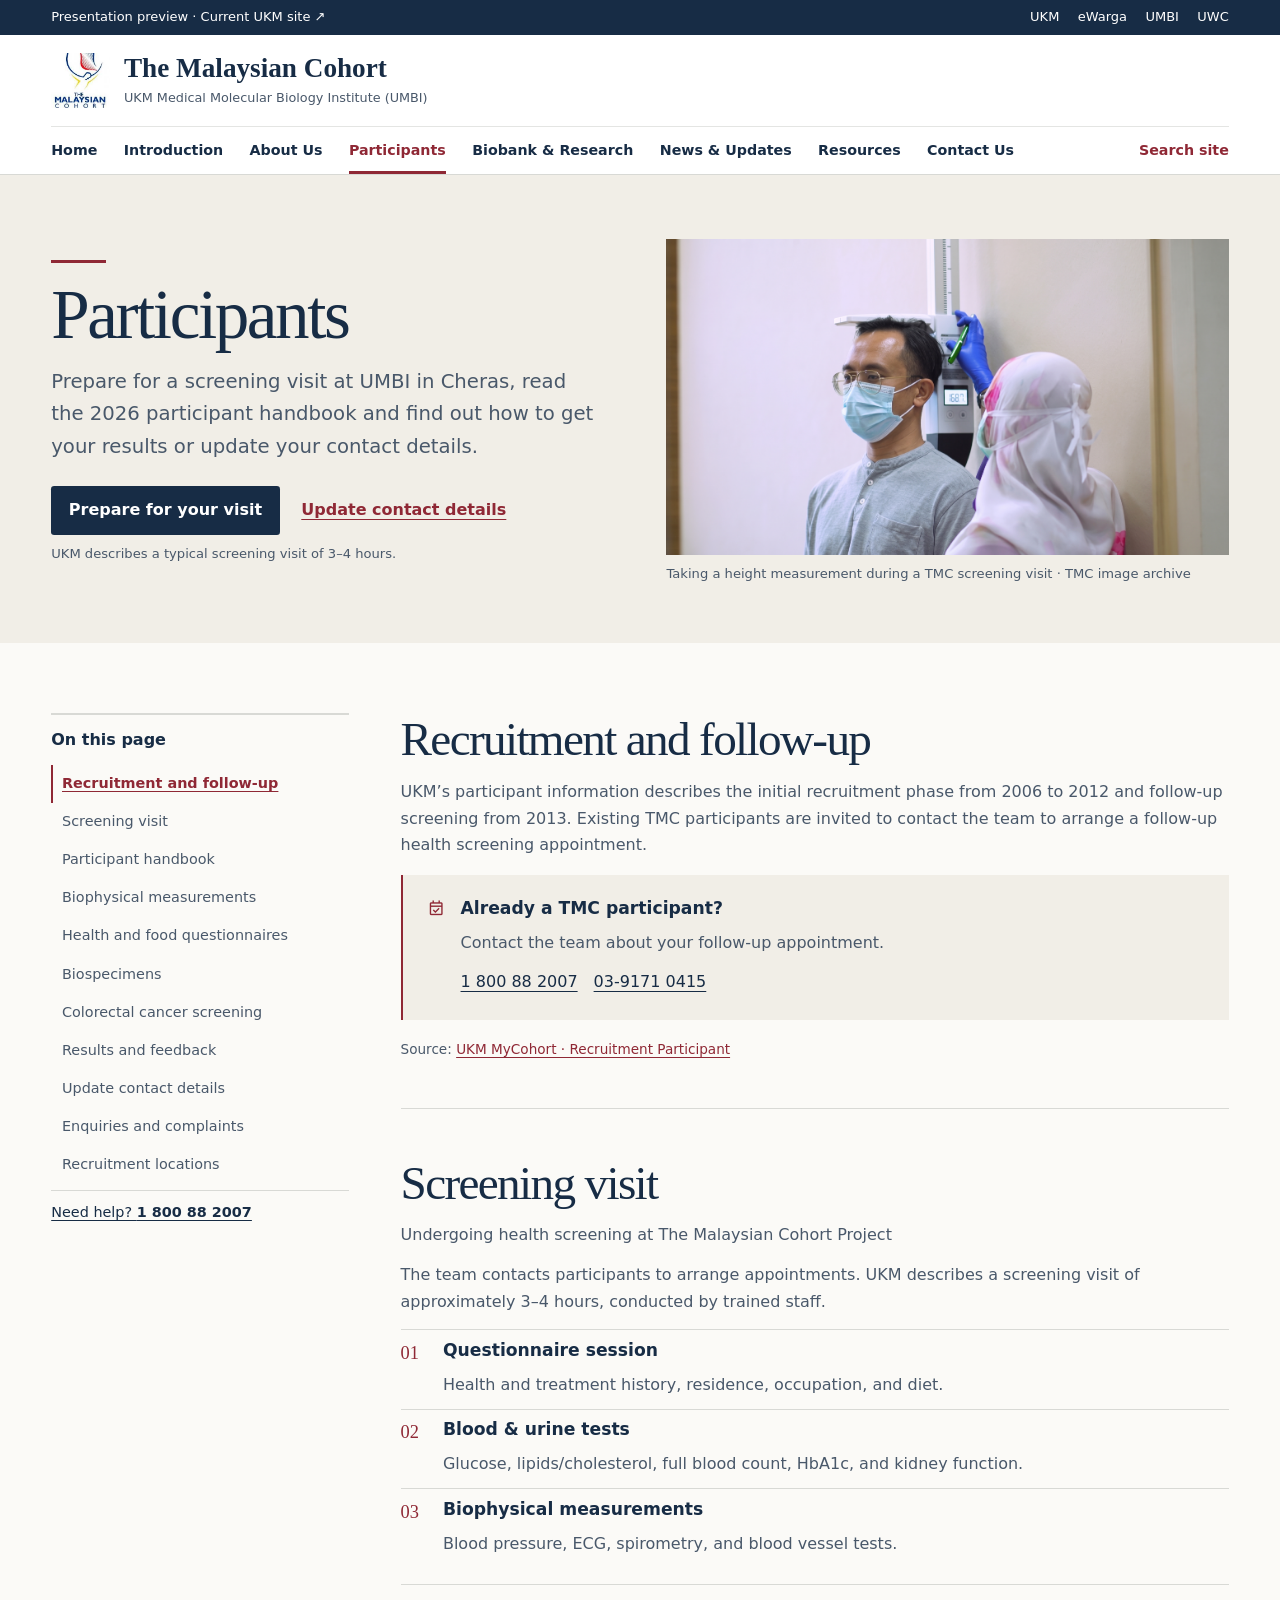
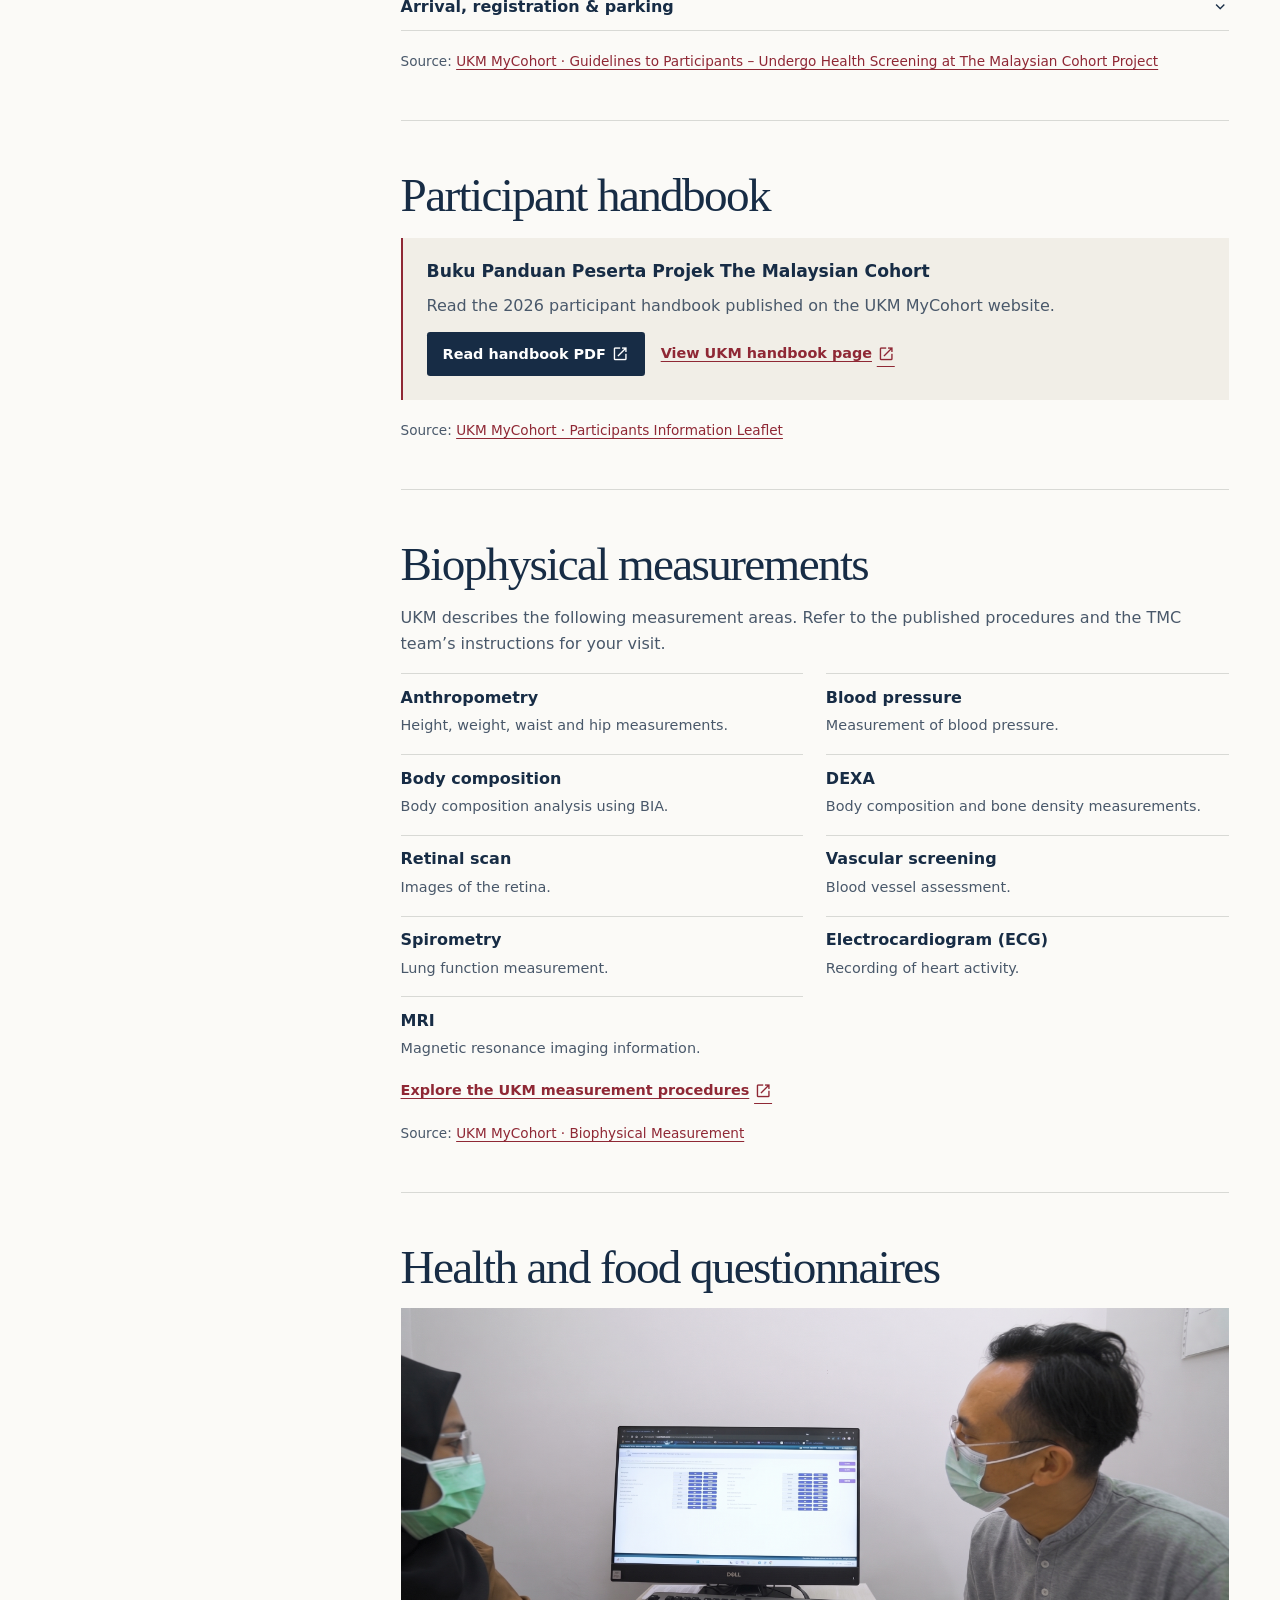
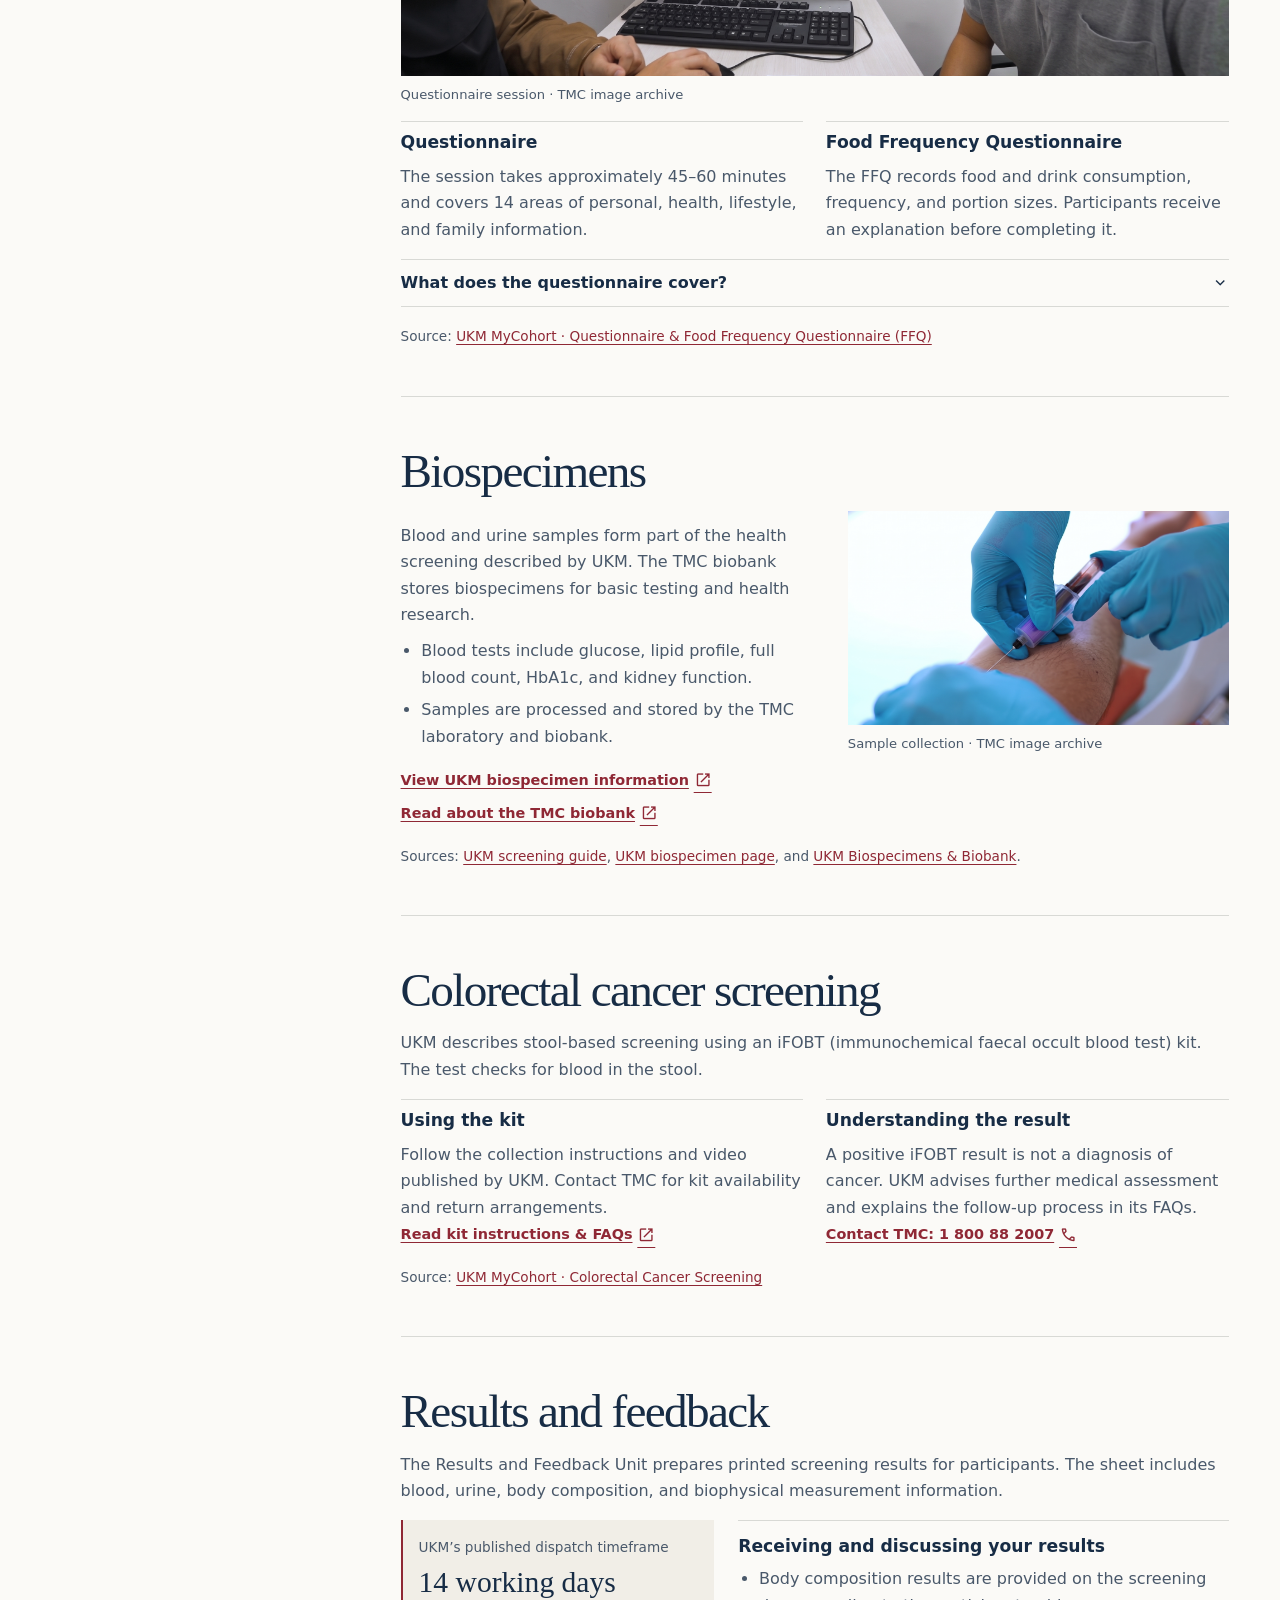
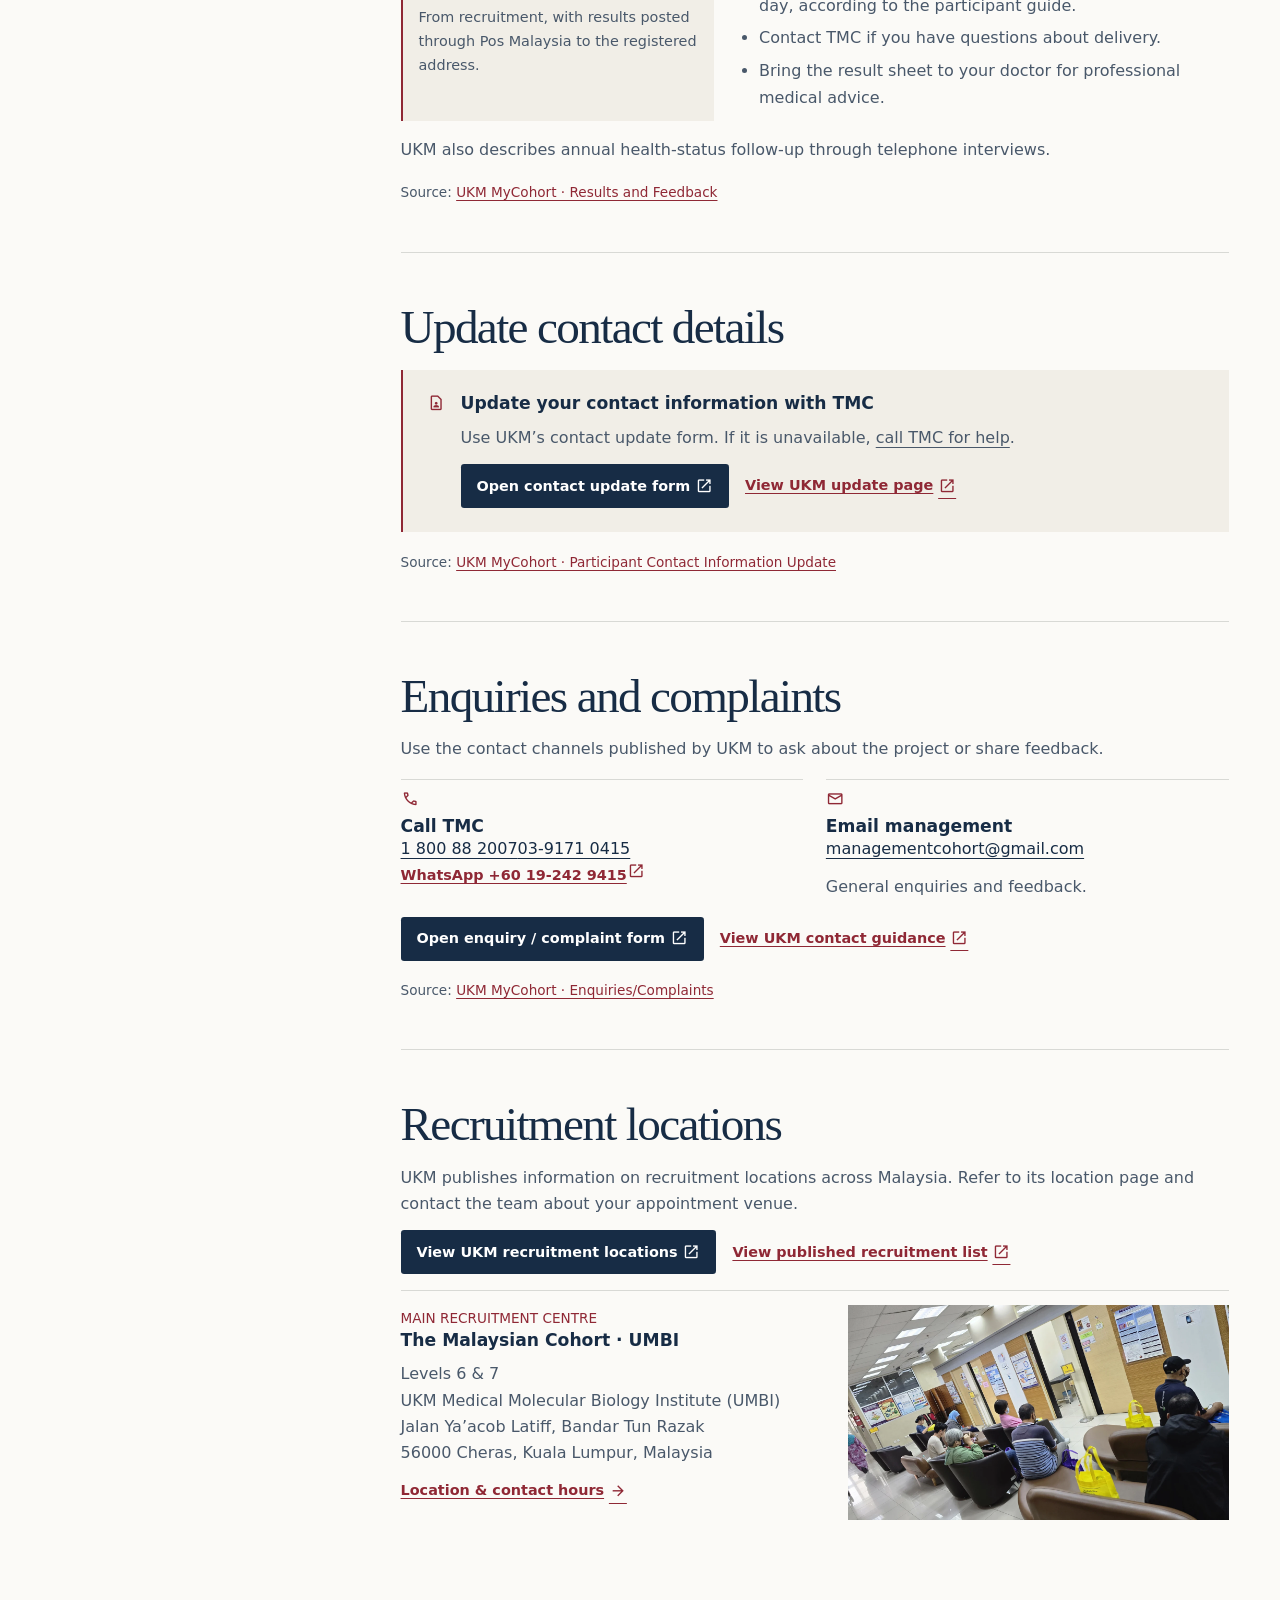
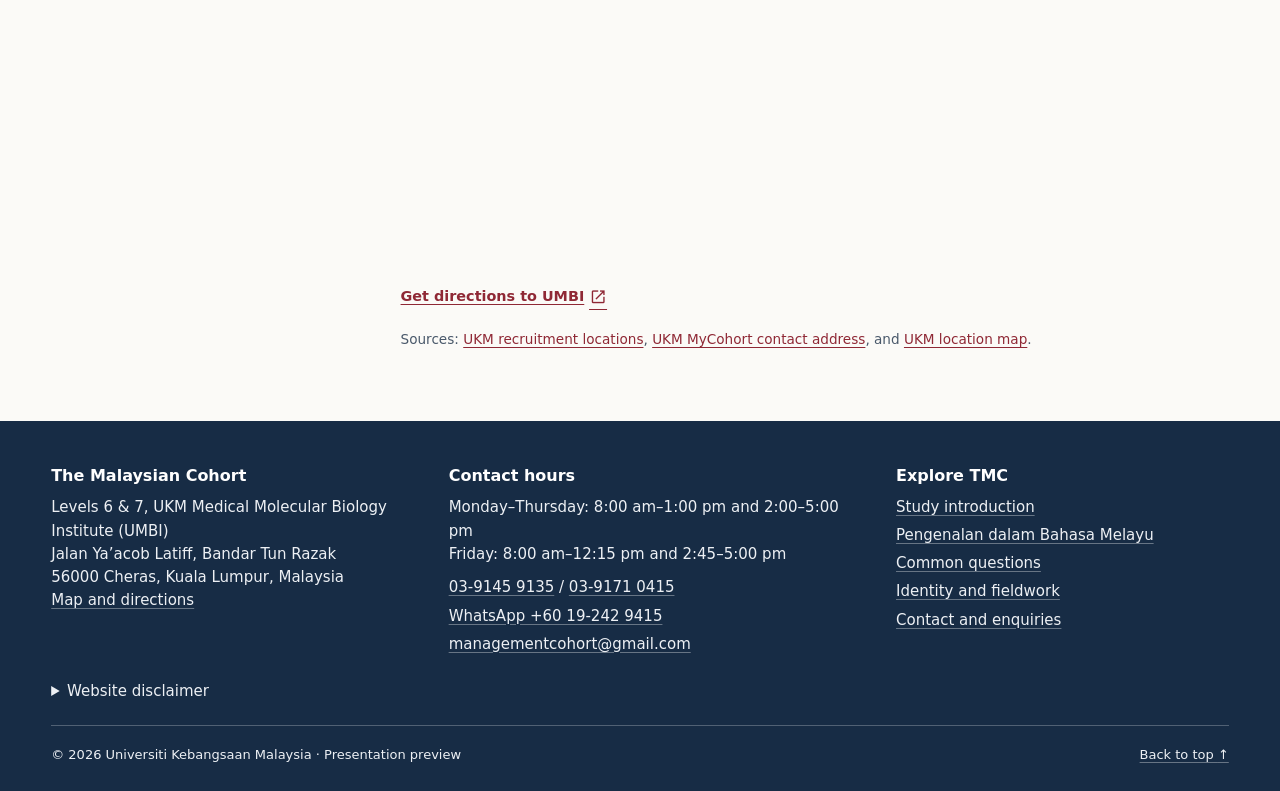
<file: participants.html>
<!doctype html>
<html lang="en" class="light">
<head>
<meta charset="utf-8">
<meta content="width=device-width, initial-scale=1.0" name="viewport">
<link href="https://fonts.googleapis.com/css2?family=Material+Symbols+Outlined:opsz,wght,FILL,GRAD@20..48,100..700,0..1,-50..200" rel="stylesheet">
<title>Participants | The Malaysian Cohort · UKM UMBI</title>
<meta name="description" content="The Malaysian Cohort participant guide: recruitment, screening, handbook, measurements, questionnaires, biospecimens, results, contact updates, and recruitment locations. Information sourced from UKM MyCohort.">
<link rel="icon" href="assets/tmc-logo.png" type="image/png">
<script src="app.js?v=8" defer></script>
<link rel="stylesheet" href="participants.css?v=3">
<script src="participants.js?v=2" defer></script>
<link rel="stylesheet" href="site.css?v=3">
</head>
<body class="editorial-body">
<a class="tmc-skip" href="#main">Skip to content</a>
<header class="tmc-header" id="page-top" tabindex="-1">
  <div class="tmc-utility"><div class="tmc-shell">
    <a href="https://www.ukm.my/mycohort/ms/">Presentation preview · Current UKM site ↗</a>
    <nav aria-label="UKM links">
      <a href="https://www.ukm.my/">UKM</a>
      <a href="https://portalewarga.ukm.my/">eWarga</a>
      <a href="https://www.ukm.my/umbi/">UMBI</a>
      <a href="https://www.ukm.my/umbi/wellness/">UWC</a>
    </nav>
  </div></div>
  <div class="tmc-shell">
    <div class="tmc-masthead">
      <a href="index.html" class="tmc-wordmark">
        <img src="assets/tmc-logo.png" alt="" width="59" height="59">
        <span><strong>The Malaysian Cohort</strong><small>UKM Medical Molecular Biology Institute (UMBI)</small></span>
      </a>
      <button class="tmc-menu" type="button" aria-controls="tmc-main-nav" aria-expanded="false">Menu</button>
    </div>
    <nav class="tmc-nav" id="tmc-main-nav" aria-label="Main navigation">
      <a href="index.html">Home</a>
      <a href="introduction.html">Introduction</a>
      <a href="about.html">About Us</a>
      <a href="participants.html" aria-current="page">Participants</a>
      <a href="research.html">Biobank &amp; Research</a>
      <a href="news.html">News &amp; Updates</a>
      <a href="resources.html">Resources</a>
      <a href="contact.html">Contact Us</a>
      <a href="index.html#resource-search" class="tmc-search-link">Search site</a>
    </nav>
  </div>
</header><main id="main" tabindex="-1" class="editorial participants-page">
  <section class="editorial-hero"><div class="tmc-shell editorial-hero-grid">
    <div>
      <h1>Participants</h1>
      <p class="editorial-lead">Prepare for a screening visit at UMBI in Cheras, read the 2026 participant handbook and find out how to get your results or update your contact details.</p>
      <div class="actions"><a class="button-link" href="#guidelines">Prepare for your visit</a><a class="link-strong" href="#contact-update">Update contact details</a></div>
      <p class="caption">UKM describes a typical screening visit of 3–4 hours.</p>
    </div>
    <figure><img src="assets/tmc-biophysical.jpg" width="2730" height="1536" alt="TMC team member measuring a participant’s height" fetchpriority="high"><figcaption>Taking a height measurement during a TMC screening visit · TMC image archive</figcaption></figure>
  </div></section>

  <div class="tmc-shell participant-layout">
    <aside class="participant-topics"><div class="participant-topics-inner">
<div class="participant-topics-heading">
<strong>On this page</strong>
</div>
<button type="button" id="participant-topics-toggle" aria-expanded="true" aria-controls="participant-topic-links">Browse participant topics <span class="material-symbols-outlined" aria-hidden="true">expand_more</span></button>
<nav id="participant-topic-links" aria-label="Participant topics">
  <a href="#recruitment">Recruitment and follow-up</a>
  <a href="#guidelines">Screening visit</a>
  <a href="#information-leaflet">Participant handbook</a>
  <a href="#biophysical">Biophysical measurements</a>
  <a href="#questionnaire-ffq">Health and food questionnaires</a>
  <a href="#biospecimen">Biospecimens</a>
  <a href="#colorectal-screening">Colorectal cancer screening</a>
  <a href="#results-feedback">Results and feedback</a>
  <a href="#contact-update">Update contact details</a>
  <a href="#enquiries-complaints">Enquiries and complaints</a>
  <a href="#recruitment-locations">Recruitment locations</a>
</nav><a class="participant-help" href="tel:1800882007">Need help? <strong>1 800 88 2007</strong></a>
</div></aside>
    <div class="participant-content">

      <section id="recruitment" class="participant-section">
        <div class="participant-section-heading">
<h2>Recruitment and follow-up</h2>
</div>
        <p>UKM’s participant information describes the initial recruitment phase from 2006 to 2012 and follow-up screening from 2013. Existing TMC participants are invited to contact the team to arrange a follow-up health screening appointment.</p>
        <div class="participant-callout">
<div class="participant-icon"><span class="material-symbols-outlined" aria-hidden="true">event_available</span></div>
<div>
<h3>Already a TMC participant?</h3>
<p>Contact the team about your follow-up appointment.</p>
<div class="participant-inline-links">
<a href="tel:1800882007">1 800 88 2007</a><a href="tel:+60391710415">03-9171 0415</a>
</div>
</div>
</div>
        <p class="participant-source">Source: <a class="participant-link" href="https://www.ukm.my/mycohort/ms/peserta-tmc/" target="_blank" rel="noopener noreferrer">UKM MyCohort · Recruitment Participant<span class="material-symbols-outlined" aria-hidden="true">open_in_new</span></a></p>
      </section>

      <section id="guidelines" class="participant-section">
        <div class="participant-section-heading">
<h2>Screening visit</h2>
<p>Undergoing health screening at The Malaysian Cohort Project</p>
</div>
        <p>The team contacts participants to arrange appointments. UKM describes a screening visit of approximately 3–4 hours, conducted by trained staff.</p>
        <ol class="participant-journey">
<li>
<span>01</span><div>
<h3>Questionnaire session</h3>
<p>Health and treatment history, residence, occupation, and diet.</p>
</div>
</li>
<li>
<span>02</span><div>
<h3>Blood &amp; urine tests</h3>
<p>Glucose, lipids/cholesterol, full blood count, HbA1c, and kidney function.</p>
</div>
</li>
<li>
<span>03</span><div>
<h3>Biophysical measurements</h3>
<p>Blood pressure, ECG, spirometry, and blood vessel tests.</p>
</div>
</li>
</ol>
        <details class="participant-details"><summary>Arrival, registration &amp; parking<span class="material-symbols-outlined" aria-hidden="true">expand_more</span></summary><div>
<p>Check your name at the UMBI lobby security counter, then go to Level 6 and present your identity card at registration.</p>
<p>UKM lists limited UMBI parking and nearby paid parking options, including HCTM Zones L and M and DBKL parking near Cheras Football Stadium. Read the full UKM guide for directions and shuttle information.</p>
<a class="participant-link" href="https://www.ukm.my/mycohort/ms/panduan-kepada-peserta-menjalani-saringan-kesihatan-projek-the-malaysian-cohort/" target="_blank" rel="noopener noreferrer">Read the complete screening guide<span class="material-symbols-outlined" aria-hidden="true">open_in_new</span></a>
</div></details>
        <p class="participant-source">Source: <a class="participant-link" href="https://www.ukm.my/mycohort/ms/panduan-kepada-peserta-menjalani-saringan-kesihatan-projek-the-malaysian-cohort/" target="_blank" rel="noopener noreferrer">UKM MyCohort · Guidelines to Participants – Undergo Health Screening at The Malaysian Cohort Project<span class="material-symbols-outlined" aria-hidden="true">open_in_new</span></a></p>
      </section>

      <section id="information-leaflet" class="participant-section">
        <div class="participant-section-heading">
<h2>Participant handbook</h2>
</div>
        <div class="participant-handbook">
<div>
<h3>Buku Panduan Peserta Projek The Malaysian Cohort</h3>
<p>Read the 2026 participant handbook published on the UKM MyCohort website.</p>
<div class="participant-actions">
<a class="participant-button" href="https://www.ukm.my/mycohort/wp-content/uploads/2026/02/Handbook-peserta-1_pindaan-2_20260114.pdf" target="_blank" rel="noopener noreferrer">Read handbook PDF<span class="material-symbols-outlined" aria-hidden="true">open_in_new</span></a><a class="participant-link" href="https://www.ukm.my/mycohort/ms/buku-panduan-peserta-projek-the-malaysian-cohort-versi-tahun-2026/" target="_blank" rel="noopener noreferrer">View UKM handbook page<span class="material-symbols-outlined" aria-hidden="true">open_in_new</span></a>
</div>
</div>
</div>
        <p class="participant-source">Source: <a class="participant-link" href="https://www.ukm.my/mycohort/ms/buku-panduan-peserta-projek-the-malaysian-cohort-versi-tahun-2026/" target="_blank" rel="noopener noreferrer">UKM MyCohort · Participants Information Leaflet<span class="material-symbols-outlined" aria-hidden="true">open_in_new</span></a></p>
      </section>

      <section id="biophysical" class="participant-section">
        <div class="participant-section-heading">
<h2>Biophysical measurements</h2>
</div>
        <p>UKM describes the following measurement areas. Refer to the published procedures and the TMC team’s instructions for your visit.</p>
        <ul class="participant-measurements">
<li>
<strong>Anthropometry</strong><span>Height, weight, waist and hip measurements.</span>
</li>
<li>
<strong>Blood pressure</strong><span>Measurement of blood pressure.</span>
</li>
<li>
<strong>Body composition</strong><span>Body composition analysis using BIA.</span>
</li>
<li>
<strong>DEXA</strong><span>Body composition and bone density measurements.</span>
</li>
<li>
<strong>Retinal scan</strong><span>Images of the retina.</span>
</li>
<li>
<strong>Vascular screening</strong><span>Blood vessel assessment.</span>
</li>
<li>
<strong>Spirometry</strong><span>Lung function measurement.</span>
</li>
<li>
<strong>Electrocardiogram (ECG)</strong><span>Recording of heart activity.</span>
</li>
<li>
<strong>MRI</strong><span>Magnetic resonance imaging information.</span>
</li>
</ul>
        <a class="participant-link" href="https://www.ukm.my/mycohort/ms/pengukuran-biofizikal/" target="_blank" rel="noopener noreferrer">Explore the UKM measurement procedures<span class="material-symbols-outlined" aria-hidden="true">open_in_new</span></a>
        <p class="participant-source">Source: <a class="participant-link" href="https://www.ukm.my/mycohort/ms/pengukuran-biofizikal/" target="_blank" rel="noopener noreferrer">UKM MyCohort · Biophysical Measurement<span class="material-symbols-outlined" aria-hidden="true">open_in_new</span></a></p>
      </section>

      <section id="questionnaire-ffq" class="participant-section">
        <div class="participant-section-heading">
<h2>Health and food questionnaires</h2>
</div>
        <figure class="participant-section-photo"><img src="assets/tmc-questionnaire.jpg" alt="TMC questionnaire session with a team member and participant" width="2730" height="1536" loading="lazy"><figcaption>Questionnaire session · TMC image archive</figcaption></figure>
        <div class="participant-two-columns">
<article><h3>Questionnaire</h3>
<p>The session takes approximately 45–60 minutes and covers 14 areas of personal, health, lifestyle, and family information.</p></article><article><h3>Food Frequency Questionnaire</h3>
<p>The FFQ records food and drink consumption, frequency, and portion sizes. Participants receive an explanation before completing it.</p></article>
</div>
        <details class="participant-details"><summary>What does the questionnaire cover?<span class="material-symbols-outlined" aria-hidden="true">expand_more</span></summary><ul class="participant-question-topics">
<li>Demographics</li>
<li>Medical background</li>
<li>Complementary &amp; alternative medicine</li>
<li>Surgical history</li>
<li>Immunisation history</li>
<li>Blood transfusion</li>
<li>Fracture injuries</li>
<li>Questions for women</li>
<li>Family history</li>
<li>Physical activity</li>
<li>Environment &amp; occupation</li>
<li>Tobacco &amp; related products</li>
<li>Alcohol</li>
<li>Food consumption habits</li>
</ul></details>
        <p class="participant-source">Source: <a class="participant-link" href="https://www.ukm.my/mycohort/ms/soal-selidik/" target="_blank" rel="noopener noreferrer">UKM MyCohort · Questionnaire &amp; Food Frequency Questionnaire (FFQ)<span class="material-symbols-outlined" aria-hidden="true">open_in_new</span></a></p>
      </section>

      <section id="biospecimen" class="participant-section">
        <div class="participant-section-heading">
<h2>Biospecimens</h2>
</div>
        <div class="participant-split">
<div>
<p>Blood and urine samples form part of the health screening described by UKM. The TMC biobank stores biospecimens for basic testing and health research.</p>
<ul class="participant-list">
<li>Blood tests include glucose, lipid profile, full blood count, HbA1c, and kidney function.</li>
<li>Samples are processed and stored by the TMC laboratory and biobank.</li>
</ul>
<a class="participant-link" href="https://www.ukm.my/mycohort/ms/biospecimen/" target="_blank" rel="noopener noreferrer">View UKM biospecimen information<span class="material-symbols-outlined" aria-hidden="true">open_in_new</span></a><a class="participant-link" href="https://www.ukm.my/mycohort/ms/biospesimenbiobank/" target="_blank" rel="noopener noreferrer">Read about the TMC biobank<span class="material-symbols-outlined" aria-hidden="true">open_in_new</span></a>
</div>
<figure><img src="assets/tmc-blood-collection.jpg" alt="Blood sample collection by a gloved TMC team member" width="2730" height="1536" loading="lazy"><figcaption>Sample collection · TMC image archive</figcaption></figure>
</div>
        <p class="participant-source">Sources: <a class="participant-link" href="https://www.ukm.my/mycohort/ms/panduan-kepada-peserta-menjalani-saringan-kesihatan-projek-the-malaysian-cohort/" target="_blank" rel="noopener noreferrer">UKM screening guide<span class="material-symbols-outlined" aria-hidden="true">open_in_new</span></a>, <a class="participant-link" href="https://www.ukm.my/mycohort/ms/biospecimen/" target="_blank" rel="noopener noreferrer">UKM biospecimen page<span class="material-symbols-outlined" aria-hidden="true">open_in_new</span></a>, and <a class="participant-link" href="https://www.ukm.my/mycohort/ms/biospesimenbiobank/" target="_blank" rel="noopener noreferrer">UKM Biospecimens &amp; Biobank<span class="material-symbols-outlined" aria-hidden="true">open_in_new</span></a>.</p>
      </section>

      <section id="colorectal-screening" class="participant-section">
        <div class="participant-section-heading">
<h2>Colorectal cancer screening</h2>
</div>
        <p>UKM describes stool-based screening using an iFOBT (immunochemical faecal occult blood test) kit. The test checks for blood in the stool.</p>
        <div class="participant-two-columns">
<article><h3>Using the kit</h3>
<p>Follow the collection instructions and video published by UKM. Contact TMC for kit availability and return arrangements.</p>
<a class="participant-link" href="https://www.ukm.my/mycohort/ms/colorectal-cancer-screening/" target="_blank" rel="noopener noreferrer">Read kit instructions &amp; FAQs<span class="material-symbols-outlined" aria-hidden="true">open_in_new</span></a></article><article><h3>Understanding the result</h3>
<p>A positive iFOBT result is not a diagnosis of cancer. UKM advises further medical assessment and explains the follow-up process in its FAQs.</p>
<a class="participant-link" href="tel:1800882007">Contact TMC: 1 800 88 2007 <span class="material-symbols-outlined" aria-hidden="true">call</span></a></article>
</div>
        <p class="participant-source">Source: <a class="participant-link" href="https://www.ukm.my/mycohort/ms/colorectal-cancer-screening/" target="_blank" rel="noopener noreferrer">UKM MyCohort · Colorectal Cancer Screening<span class="material-symbols-outlined" aria-hidden="true">open_in_new</span></a></p>
      </section>

      <section id="results-feedback" class="participant-section">
        <div class="participant-section-heading">
<h2>Results and feedback</h2>
</div>
        <p>The Results and Feedback Unit prepares printed screening results for participants. The sheet includes blood, urine, body composition, and biophysical measurement information.</p>
        <div class="participant-results">
<div>
<span>UKM’s published dispatch timeframe</span><strong>14 working days</strong><p>From recruitment, with results posted through Pos Malaysia to the registered address.</p>
</div>
<div>
<h3>Receiving and discussing your results</h3>
<ul class="participant-list">
<li>Body composition results are provided on the screening day, according to the participant guide.</li>
<li>Contact TMC if you have questions about delivery.</li>
<li>Bring the result sheet to your doctor for professional medical advice.</li>
</ul>
</div>
</div>
        <p>UKM also describes annual health-status follow-up through telephone interviews.</p>
        <p class="participant-source">Source: <a class="participant-link" href="https://www.ukm.my/mycohort/ms/keputusan-dan-maklumbalas/" target="_blank" rel="noopener noreferrer">UKM MyCohort · Results and Feedback<span class="material-symbols-outlined" aria-hidden="true">open_in_new</span></a></p>
      </section>

      <section id="contact-update" class="participant-section">
        <div class="participant-section-heading">
<h2>Update contact details</h2>
</div>
        <div class="participant-form-card">
<div class="participant-icon"><span class="material-symbols-outlined" aria-hidden="true">contact_page</span></div>
<div>
<h3>Update your contact information with TMC</h3>
<p>Use UKM’s contact update form. If it is unavailable, <a href="tel:+60391710415">call TMC for help</a>.</p>
<div class="participant-actions">
<a class="participant-button" href="https://docs.google.com/forms/d/e/1FAIpQLSdFBdhporHoZltSEtZAQG-2RZD4bm54ZKdUVDItHw0I8ouvUg/viewform" target="_blank" rel="noopener noreferrer">Open contact update form<span class="material-symbols-outlined" aria-hidden="true">open_in_new</span></a><a class="participant-link" href="https://www.ukm.my/mycohort/ms/contact-information-update/" target="_blank" rel="noopener noreferrer">View UKM update page<span class="material-symbols-outlined" aria-hidden="true">open_in_new</span></a>
</div>
</div>
</div>
        <p class="participant-source">Source: <a class="participant-link" href="https://www.ukm.my/mycohort/ms/contact-information-update/" target="_blank" rel="noopener noreferrer">UKM MyCohort · Participant Contact Information Update<span class="material-symbols-outlined" aria-hidden="true">open_in_new</span></a></p>
      </section>

      <section id="enquiries-complaints" class="participant-section">
        <div class="participant-section-heading">
<h2>Enquiries and complaints</h2>
</div>
        <p>Use the contact channels published by UKM to ask about the project or share feedback.</p>
        <div class="participant-contact-grid">
<article><div class="participant-icon"><span class="material-symbols-outlined" aria-hidden="true">call</span></div>
<h3>Call TMC</h3>
<a href="tel:1800882007">1 800 88 2007</a><a href="tel:+60391710415">03-9171 0415</a><a class="participant-link" href="https://wa.me/60192429415" target="_blank" rel="noopener noreferrer">WhatsApp +60 19-242 9415<span class="material-symbols-outlined" aria-hidden="true">open_in_new</span></a></article><article><div class="participant-icon"><span class="material-symbols-outlined" aria-hidden="true">mail</span></div>
<h3>Email management</h3>
<a href="mailto:managementcohort@gmail.com">managementcohort@gmail.com</a><p>General enquiries and feedback.</p></article>
</div>
        <div class="participant-actions">
<a class="participant-button" href="https://docs.google.com/forms/d/e/1FAIpQLSf2Krzu6h4UAwMcOCNr213JZ9R7n3f7y95n_iM9ZIIi434XaA/viewform" target="_blank" rel="noopener noreferrer">Open enquiry / complaint form<span class="material-symbols-outlined" aria-hidden="true">open_in_new</span></a><a class="participant-link" href="https://www.ukm.my/mycohort/ms/aduan/" target="_blank" rel="noopener noreferrer">View UKM contact guidance<span class="material-symbols-outlined" aria-hidden="true">open_in_new</span></a>
</div>
        <p class="participant-source">Source: <a class="participant-link" href="https://www.ukm.my/mycohort/ms/aduan/" target="_blank" rel="noopener noreferrer">UKM MyCohort · Enquiries/Complaints<span class="material-symbols-outlined" aria-hidden="true">open_in_new</span></a></p>
      </section>

      <section id="recruitment-locations" class="participant-section">
        <div class="participant-section-heading">
<h2>Recruitment locations</h2>
</div>
        <p>UKM publishes information on recruitment locations across Malaysia. Refer to its location page and contact the team about your appointment venue.</p>
        <div class="participant-actions">
<a class="participant-button" href="https://www.ukm.my/mycohort/ms/lokasi/" target="_blank" rel="noopener noreferrer">View UKM recruitment locations<span class="material-symbols-outlined" aria-hidden="true">open_in_new</span></a><a class="participant-link" href="https://docs.google.com/spreadsheets/d/e/2PACX-1vS1MOYev_TZw2dKS_00wGOnb9mQGoKzWJGj8RWnO20iH5LWprFRpw9QyMXzQIdC21PN98JKRjVNGo99/pubhtml?gid=1765058850&amp;single=true&amp;widget=true&amp;headers=false" target="_blank" rel="noopener noreferrer">View published recruitment list<span class="material-symbols-outlined" aria-hidden="true">open_in_new</span></a>
</div>
        <div class="participant-venue">
<div>
<span class="participant-eyebrow">MAIN RECRUITMENT CENTRE</span><h3>The Malaysian Cohort · UMBI</h3>
<address>Levels 6 &amp; 7<br>UKM Medical Molecular Biology Institute (UMBI)<br>Jalan Ya’acob Latiff, Bandar Tun Razak<br>56000 Cheras, Kuala Lumpur, Malaysia</address>
<a class="participant-link" href="contact.html">Location &amp; contact hours<span class="material-symbols-outlined" aria-hidden="true">arrow_forward</span></a>
</div>
<img src="assets/tmc-reception-editorial.webp" width="1460" height="822" alt="Waiting area at The Malaysian Cohort recruitment centre, Level 6" loading="lazy">
</div>
        <div class="participant-map">
<iframe src="https://www.google.com/maps/embed?pb=!1m18!1m12!1m3!1d15935.914802315221!2d101.7243491!3d3.100318700000006!2m3!1f0!2f0!3f0!3m2!1i1024!2i768!4f13.1!3m3!1m2!1s0x0%3A0x53e9e371235a5bc1!2sThe%20Malaysian%20Cohort%2C%20UMBI!5e0!3m2!1sen!2smy!4v1662956733461!5m2!1sen!2smy" title="The Malaysian Cohort recruitment centre at UMBI, Cheras" width="800" height="340" loading="lazy" allowfullscreen referrerpolicy="strict-origin-when-cross-origin"></iframe><a class="participant-link" href="https://www.google.com/maps/dir/?api=1&amp;destination=3.1006319%2C101.7238473" target="_blank" rel="noopener noreferrer">Get directions to UMBI<span class="material-symbols-outlined" aria-hidden="true">open_in_new</span></a>
</div>
        <p class="participant-source">Sources: <a class="participant-link" href="https://www.ukm.my/mycohort/ms/lokasi/" target="_blank" rel="noopener noreferrer">UKM recruitment locations<span class="material-symbols-outlined" aria-hidden="true">open_in_new</span></a>, <a class="participant-link" href="https://www.ukm.my/mycohort/ms/" target="_blank" rel="noopener noreferrer">UKM MyCohort contact address<span class="material-symbols-outlined" aria-hidden="true">open_in_new</span></a>, and <a class="participant-link" href="https://www.ukm.my/mycohort/ms/peta-lokasi/" target="_blank" rel="noopener noreferrer">UKM location map<span class="material-symbols-outlined" aria-hidden="true">open_in_new</span></a>.</p>
      </section>
    </div>
  </div>
</main><footer class="tmc-footer">
  <div class="tmc-shell">
    <div class="tmc-footer-grid">
      <section aria-label="Location">
        <h2>The Malaysian Cohort</h2>
        <address>Levels 6 &amp; 7, UKM Medical Molecular Biology Institute (UMBI)<br>Jalan Ya’acob Latiff, Bandar Tun Razak<br>56000 Cheras, Kuala Lumpur, Malaysia</address>
        <p><a href="contact.html#location">Map and directions</a></p>
      </section>
      <section aria-label="Hours and contact">
        <h2>Contact hours</h2>
        <p>Monday–Thursday: 8:00 am–1:00 pm and 2:00–5:00 pm<br>Friday: 8:00 am–12:15 pm and 2:45–5:00 pm</p>
        <ul>
          <li><a href="tel:+60391459135">03-9145 9135</a> / <a href="tel:+60391710415">03-9171 0415</a></li>
          <li><a href="https://wa.me/60192429415">WhatsApp +60 19-242 9415</a></li>
          <li><a href="mailto:managementcohort@gmail.com">managementcohort@gmail.com</a></li>
        </ul>
      </section>
      <nav aria-label="More about The Malaysian Cohort">
        <h2>Explore TMC</h2>
        <ul>
          <li><a href="introduction.html">Study introduction</a></li>
          <li><a href="introduction.html#bahasa-melayu" lang="ms">Pengenalan dalam Bahasa Melayu</a></li>
          <li><a href="index.html#faq">Common questions</a></li>
          <li><a href="about.html#identity-fieldwork">Identity and fieldwork</a></li>
          <li><a href="contact.html">Contact and enquiries</a></li>
        </ul>
      </nav>
    </div>
    <details id="disclaimer"><summary>Website disclaimer</summary>
      <p>UKM's published notice explains that website functions and availability are not guaranteed and that users remain responsible for decisions based on its content. Materials are protected by copyright and intellectual property laws.</p>
      <a href="https://www.ukm.my/mycohort/ms/penafian/">Read the full UKM disclaimer ↗</a>
    </details>
    <div class="tmc-footer-bottom"><span>© 2026 Universiti Kebangsaan Malaysia · Presentation preview</span><a href="#page-top">Back to top <span aria-hidden="true">↑</span></a></div>
  </div>
</footer>

</body>
</html>
</file>
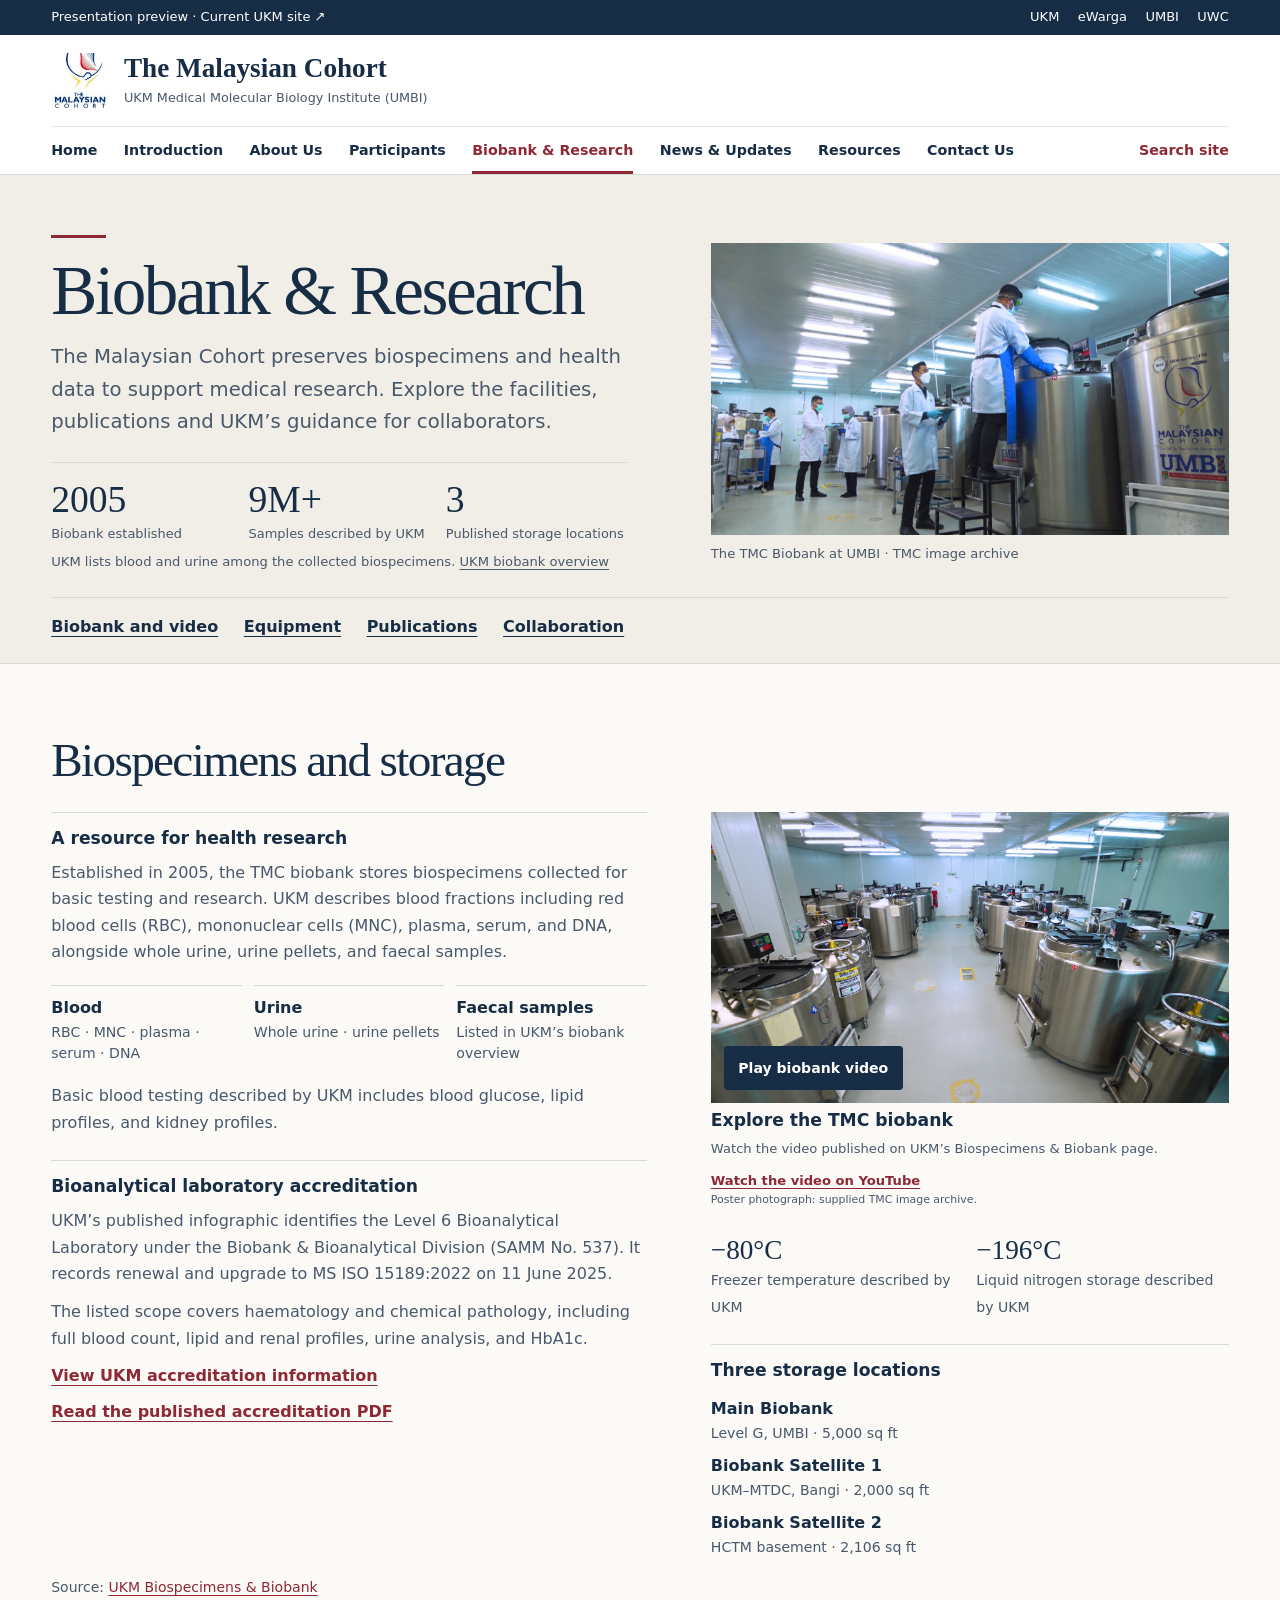
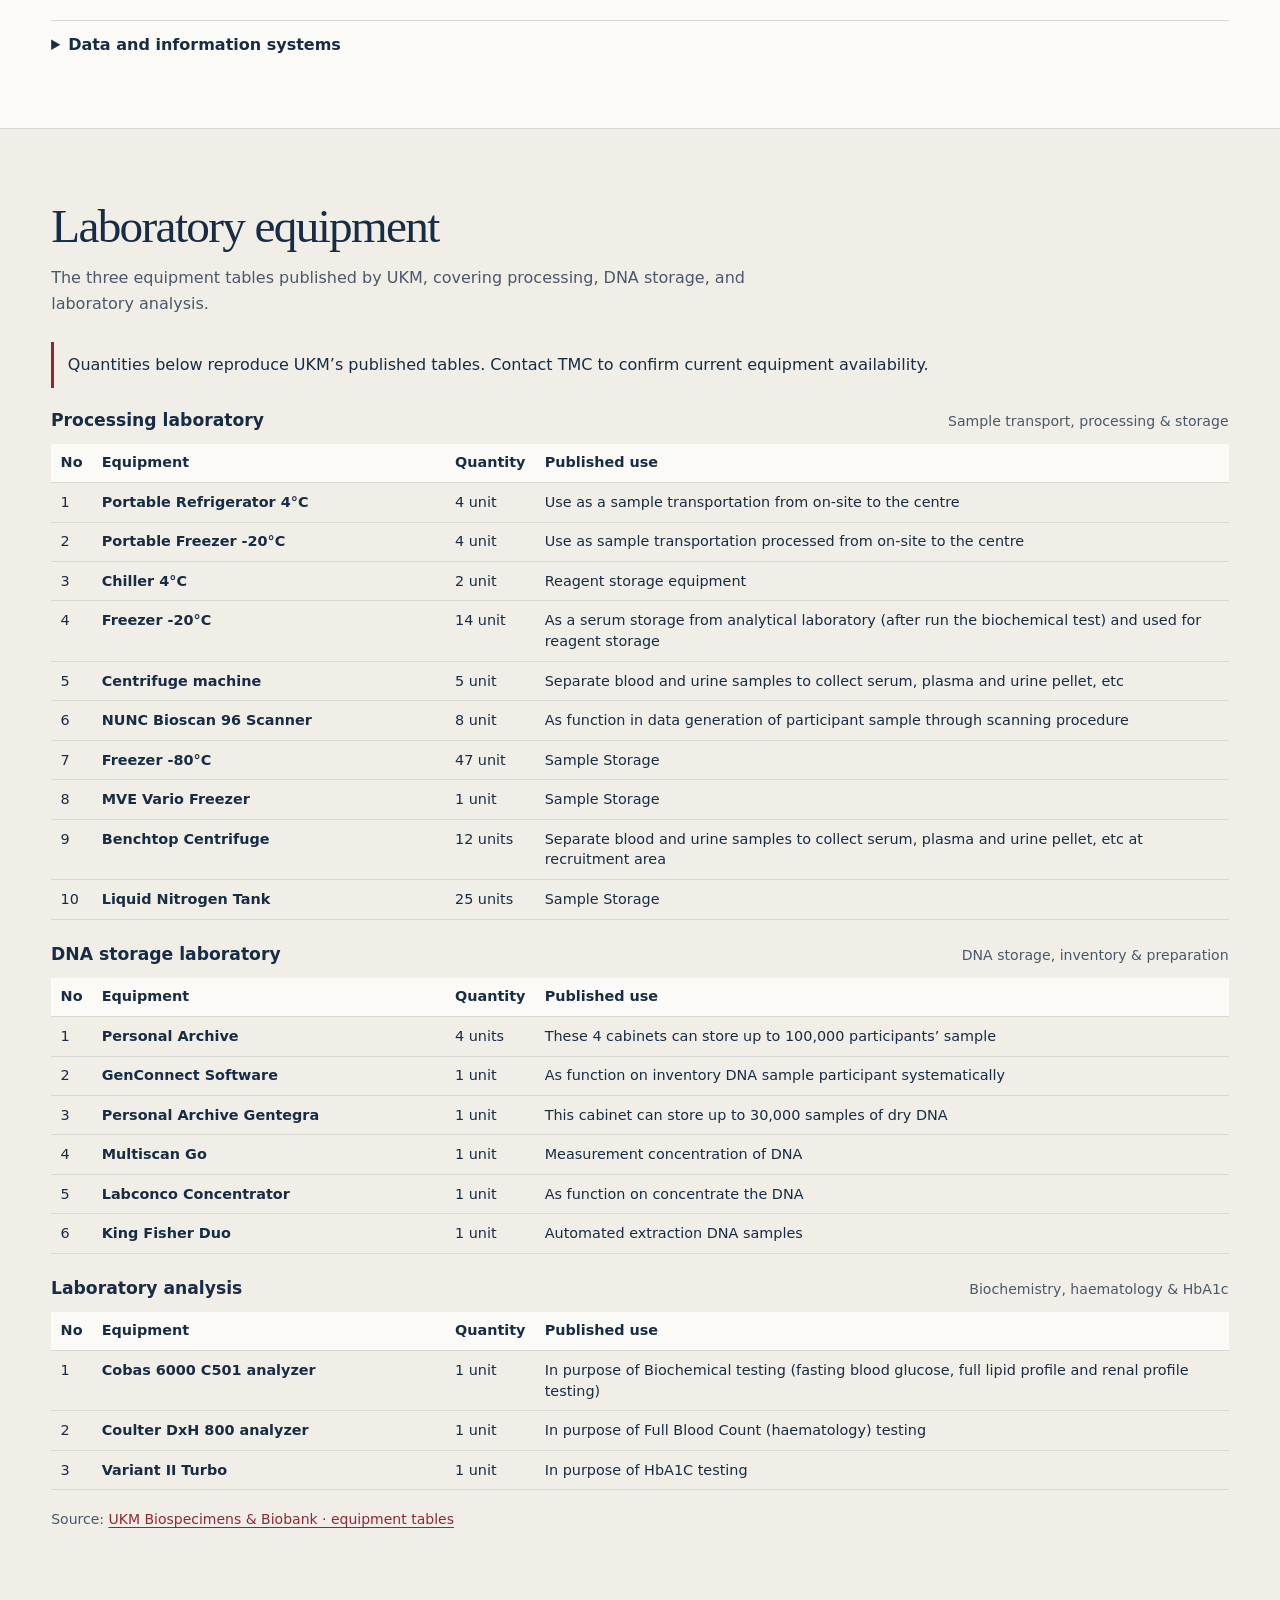
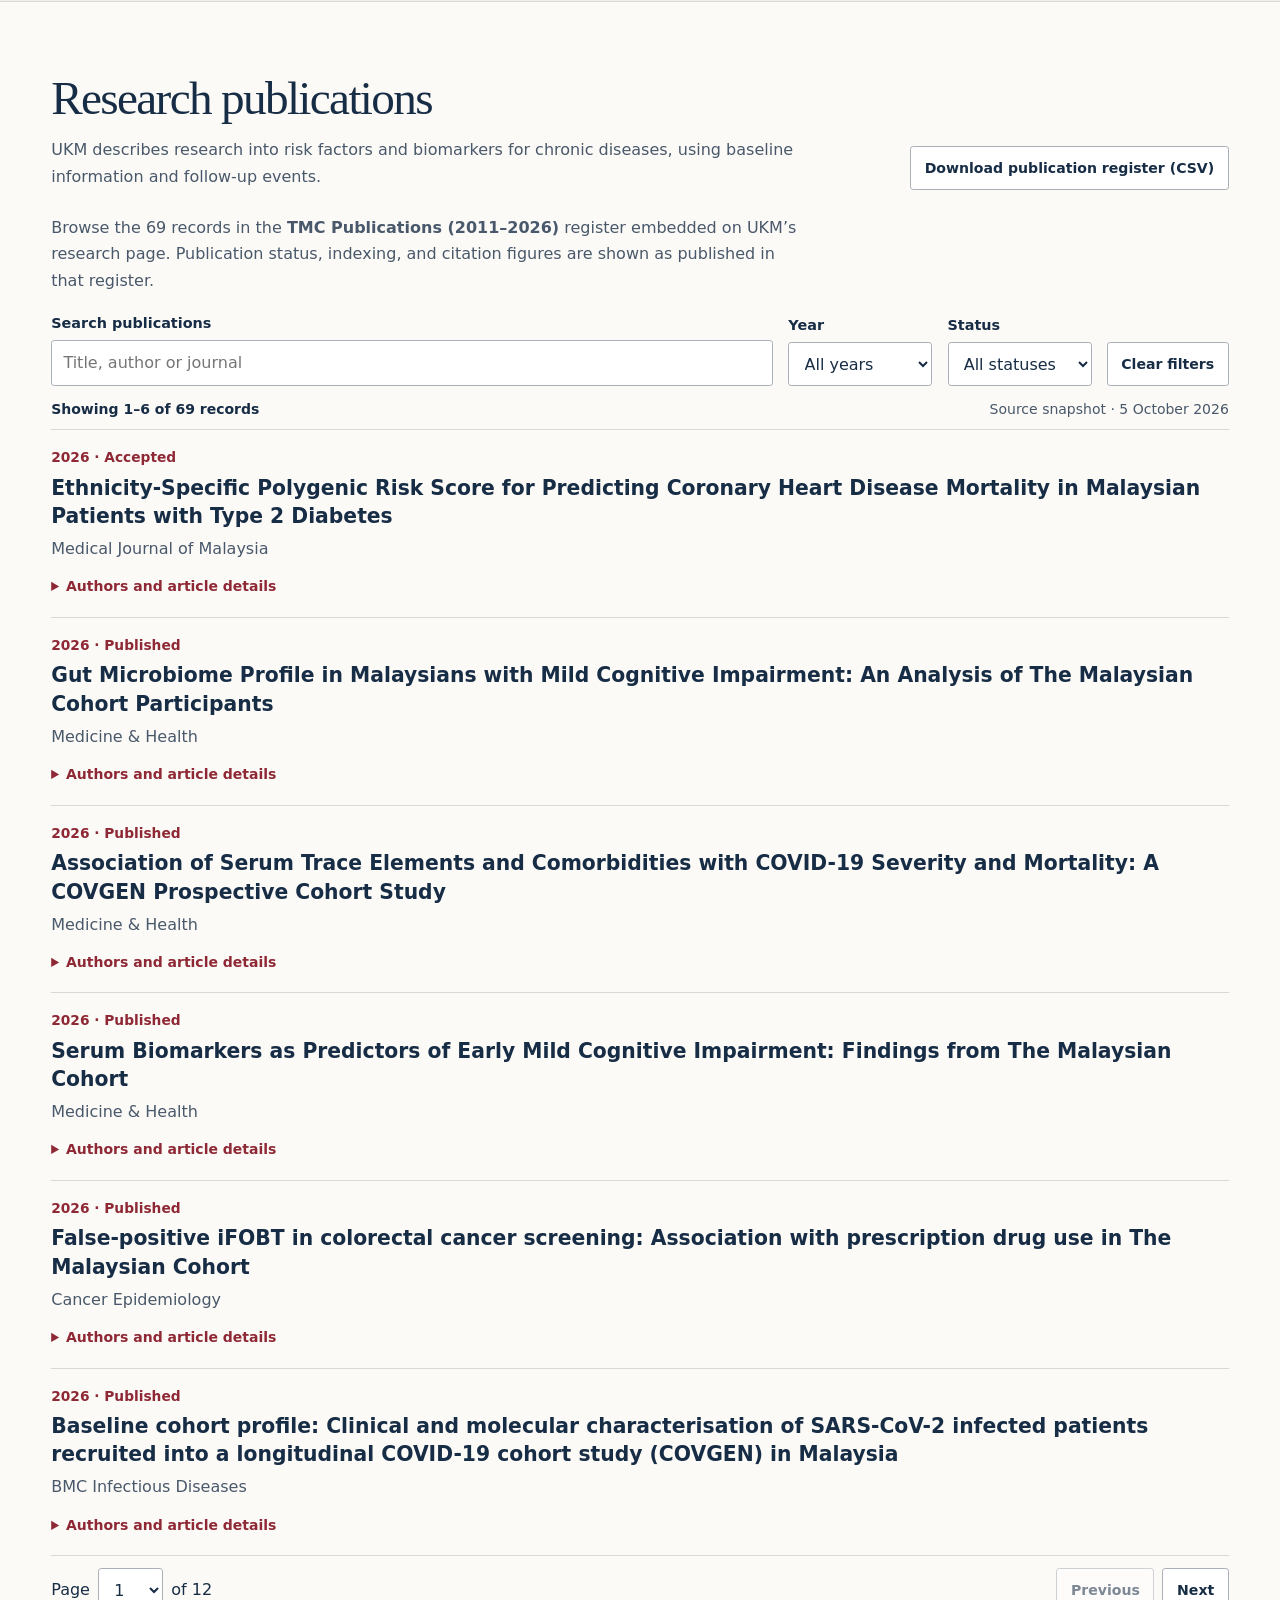
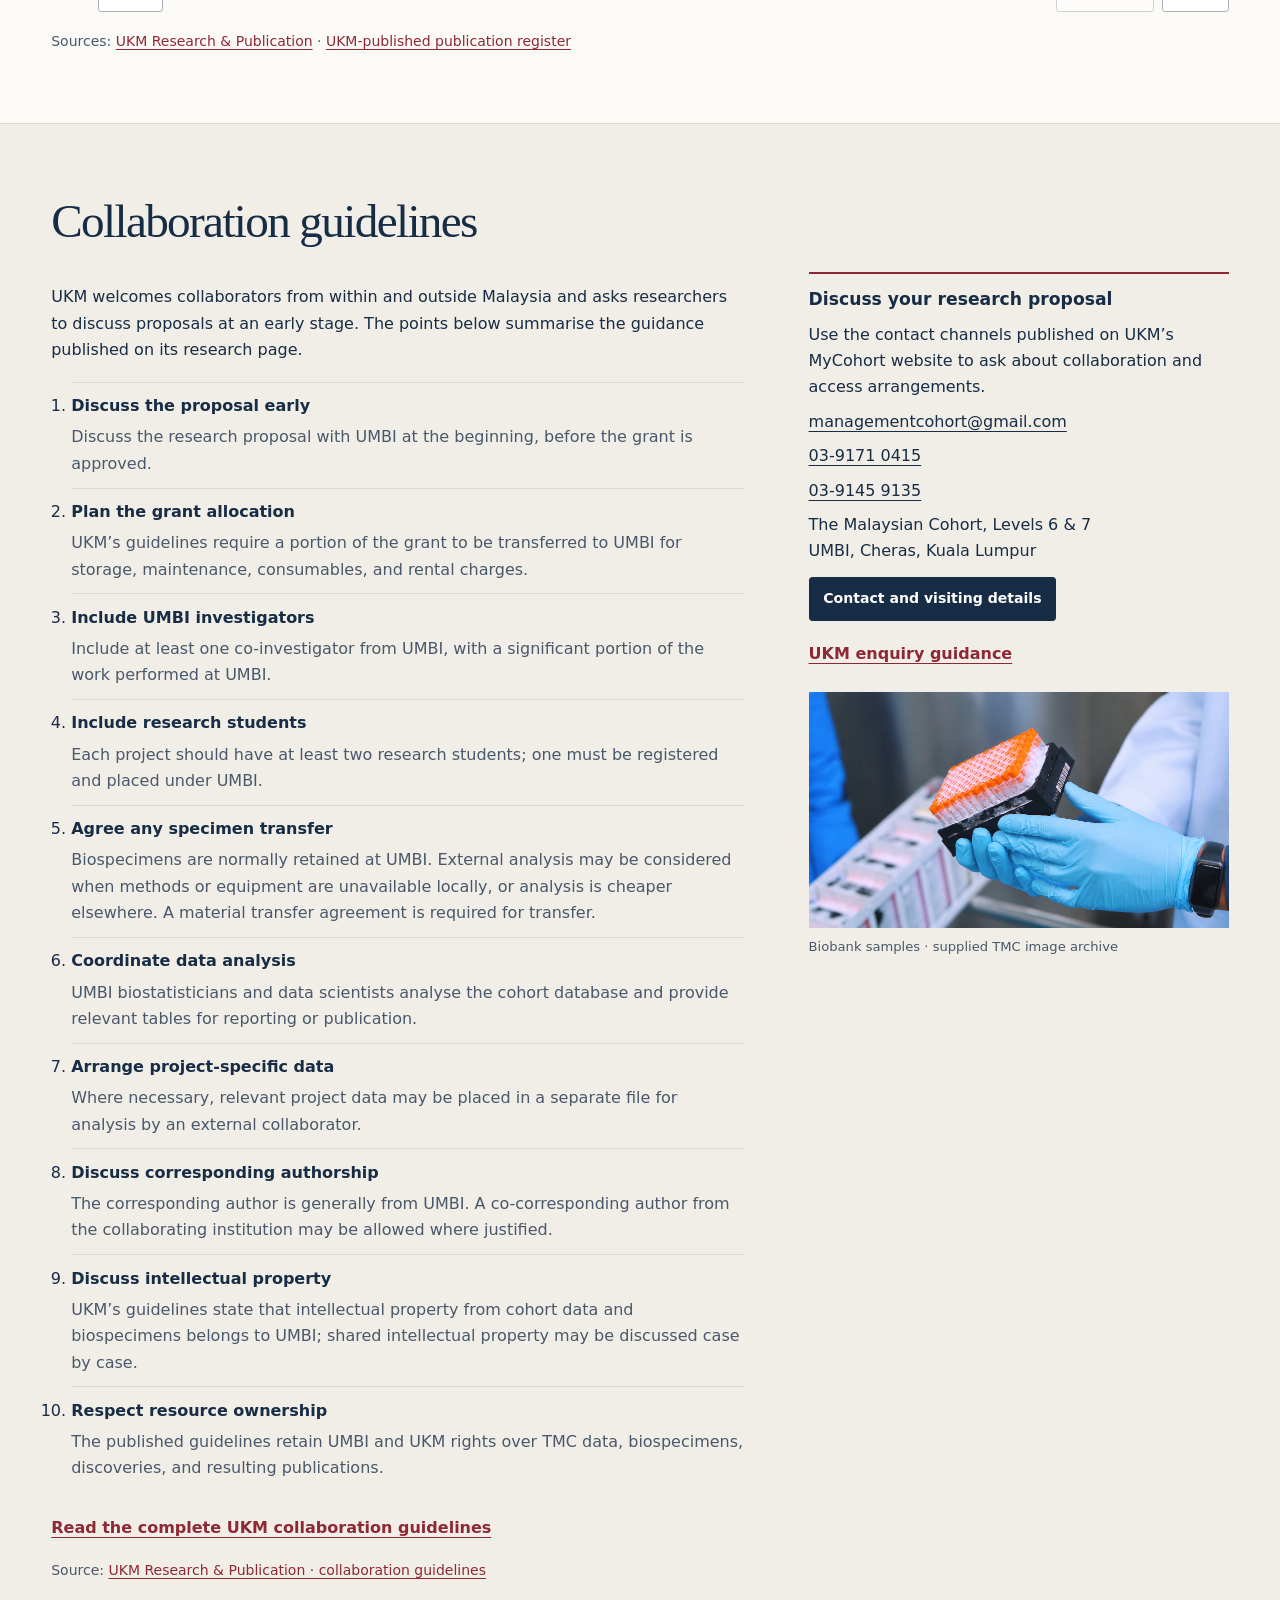
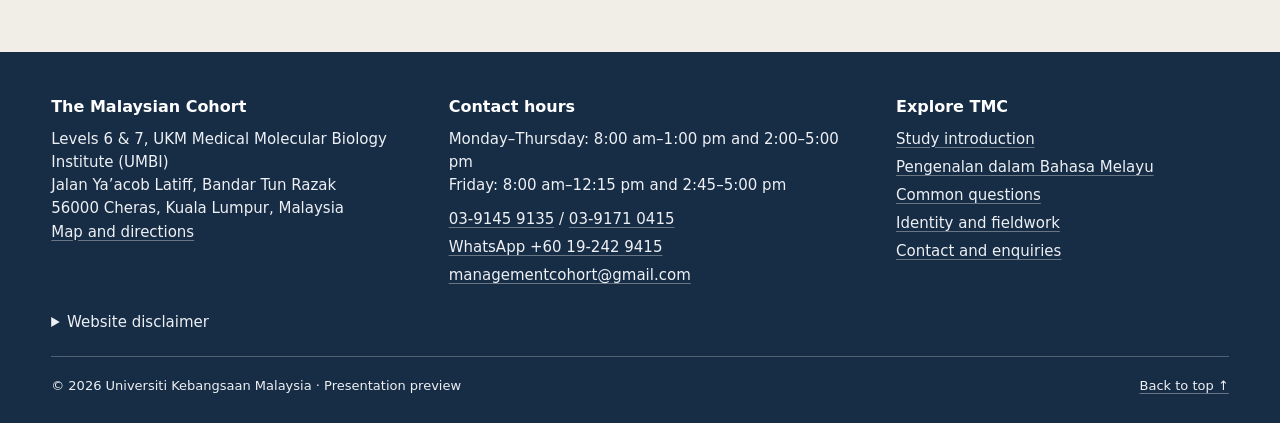
<file: research.html>
<!doctype html>
<html lang="en">
<head>
  <meta charset="utf-8">
  <meta name="viewport" content="width=device-width, initial-scale=1">
  <title>Biobank &amp; Research | The Malaysian Cohort</title>
  <meta name="description" content="Explore TMC biobank facilities, UKM’s equipment and publication registers, and guidance for research collaborators.">
  <link rel="icon" href="favicon.svg">
  <link rel="stylesheet" href="site.css?v=3">
  <link rel="stylesheet" href="biobank.css?v=3">
  <script src="app.js?v=8" defer></script>
  <script src="biobank.js?v=2" defer></script>
</head>
<body class="editorial-body">
<a class="tmc-skip" href="#main">Skip to content</a>
<header class="tmc-header" id="page-top" tabindex="-1">
  <div class="tmc-utility"><div class="tmc-shell">
    <a href="https://www.ukm.my/mycohort/ms/">Presentation preview · Current UKM site ↗</a>
    <nav aria-label="UKM links">
      <a href="https://www.ukm.my/">UKM</a>
      <a href="https://portalewarga.ukm.my/">eWarga</a>
      <a href="https://www.ukm.my/umbi/">UMBI</a>
      <a href="https://www.ukm.my/umbi/wellness/">UWC</a>
    </nav>
  </div></div>
  <div class="tmc-shell">
    <div class="tmc-masthead">
      <a href="index.html" class="tmc-wordmark">
        <img src="assets/tmc-logo.png" alt="" width="59" height="59">
        <span><strong>The Malaysian Cohort</strong><small>UKM Medical Molecular Biology Institute (UMBI)</small></span>
      </a>
      <button class="tmc-menu" type="button" aria-controls="tmc-main-nav" aria-expanded="false">Menu</button>
    </div>
    <nav class="tmc-nav" id="tmc-main-nav" aria-label="Main navigation">
      <a href="index.html">Home</a>
      <a href="introduction.html">Introduction</a>
      <a href="about.html">About Us</a>
      <a href="participants.html">Participants</a>
      <a href="research.html" aria-current="page">Biobank &amp; Research</a>
      <a href="news.html">News &amp; Updates</a>
      <a href="resources.html">Resources</a>
      <a href="contact.html">Contact Us</a>
      <a href="index.html#resource-search" class="tmc-search-link">Search site</a>
    </nav>
  </div>
</header><main id="main" tabindex="-1" class="editorial biobank-page">
  <section class="page-heading intro-heading">
    <div class="tmc-shell">
      <div class="bio-hero-grid">
        <div>
          <h1>Biobank &amp; Research</h1>
          <p class="page-lead editorial-lead">The Malaysian Cohort preserves biospecimens and health data to support medical research. Explore the facilities, publications and UKM’s guidance for collaborators.</p>
          <dl class="editorial-facts bio-facts">
            <div><dt>Biobank established</dt><dd>2005</dd></div>
            <div><dt>Samples described by UKM</dt><dd>9M+</dd></div>
            <div><dt>Published storage locations</dt><dd>3</dd></div>
          </dl>
          <p class="caption">UKM lists blood and urine among the collected biospecimens. <a href="https://www.ukm.my/mycohort/ms/biospesimenbiobank/">UKM biobank overview</a></p>
        </div>
        <figure class="bio-hero-photo">
          <img src="assets/tmc-biobank-team-editorial.webp" alt="The Malaysian Cohort laboratory team working in the biobank" width="1460" height="822" fetchpriority="high">
          <figcaption>The TMC Biobank at UMBI · TMC image archive</figcaption>
        </figure>
      </div>
      <nav class="page-jump intro-jump bio-quicknav" aria-label="On this page">
        <a href="#biospecimens-biobank">Biobank and video</a>
        <a href="#equipment-inventories">Equipment</a>
        <a href="#research-publications">Publications</a>
        <a href="#collaboration-guidelines">Collaboration</a>
      </nav>
    </div>
  </section>

<section id="biospecimens-biobank" class="editorial-section section-rule"><div class="tmc-shell">
<div class="bio-section-heading">
<h2>Biospecimens and storage</h2>
</div>
<div class="bio-facility-grid">
<div class="bio-card-stack">
<article class="bio-card"><h3>A resource for health research</h3>
<p>Established in 2005, the TMC biobank stores biospecimens collected for basic testing and research. UKM describes blood fractions including red blood cells (RBC), mononuclear cells (MNC), plasma, serum, and DNA, alongside whole urine, urine pellets, and faecal samples.</p>
<div class="bio-specimen-types">
<div>
<strong>Blood</strong><span>RBC · MNC · plasma · serum · DNA</span>
</div>
<div>
<strong>Urine</strong><span>Whole urine · urine pellets</span>
</div>
<div>
<strong>Faecal samples</strong><span>Listed in UKM’s biobank overview</span>
</div>
</div>
<p>Basic blood testing described by UKM includes blood glucose, lipid profiles, and kidney profiles.</p></article>
<article id="accreditation" class="bio-card"><h3>Bioanalytical laboratory accreditation</h3>
<p>UKM’s published infographic identifies the Level 6 Bioanalytical Laboratory under the Biobank &amp; Bioanalytical Division (SAMM No. 537). It records renewal and upgrade to MS ISO 15189:2022 on 11 June 2025.</p>
<p>The listed scope covers haematology and chemical pathology, including full blood count, lipid and renal profiles, urine analysis, and HbA1c.</p>
<a class="bio-link" href="https://www.ukm.my/mycohort/ms/laboratory-accreditation/" target="_blank" rel="noopener noreferrer">View UKM accreditation information</a><a class="bio-link" href="https://www.ukm.my/mycohort/wp-content/uploads/2026/01/infografik-website_update20260109.pdf" target="_blank" rel="noopener noreferrer">Read the published accreditation PDF</a></article>
</div>
<div class="bio-card-stack">
<figure class="bio-video-card"><div class="bio-video-stage" id="biobank-video-stage">
<img src="assets/tmc-biobank-tanks.png" alt="" width="1672" height="941" loading="lazy"><button id="biobank-video-play" type="button" aria-label="Play biobank video published by UKM" hidden>Play biobank video</button>
</div>
<figcaption><h3>Explore the TMC biobank</h3>
<p>Watch the video published on UKM’s Biospecimens &amp; Biobank page.</p>
<a class="bio-link" href="https://www.youtube.com/watch?v=B0-j-QvXvPM" target="_blank" rel="noopener noreferrer">Watch the video on YouTube</a><small>Poster photograph: supplied TMC image archive.</small></figcaption></figure>
<div class="bio-storage-facts">
<div>
<strong>−80°C</strong><span>Freezer temperature described by UKM</span>
</div>
<div>
<strong>−196°C</strong><span>Liquid nitrogen storage described by UKM</span>
</div>
</div>
<article class="bio-card"><h3>Three storage locations</h3>
<ul class="bio-location-list">
<li>
<strong>Main Biobank</strong><span>Level G, UMBI · 5,000 sq ft</span>
</li>
<li>
<strong>Biobank Satellite 1</strong><span>UKM–MTDC, Bangi · 2,000 sq ft</span>
</li>
<li>
<strong>Biobank Satellite 2</strong><span>HCTM basement · 2,106 sq ft</span>
</li>
</ul></article>
</div>
</div>
<p class="bio-source">Source: <a class="bio-link" href="https://www.ukm.my/mycohort/ms/biospesimenbiobank/" target="_blank" rel="noopener noreferrer">UKM Biospecimens &amp; Biobank</a></p>
<div class="profile-systems">
  <details id="information-systems" class="profile-details"><summary>Data and information systems</summary><div class="profile-detail-body">
    <p>UKM's information technology overview describes four systems supporting the collection and management of health data and biospecimens.</p>
    <dl class="profile-system-list">
      <div><dt>eCIMS · Cohort information</dt><dd>Manages study information across registration, appointments, measurements, questionnaires, biospecimens, and quality control.</dd></div>
      <div><dt>TSIMS · Biospecimen tubes</dt><dd>Records tube inventory and storage locations using 2D barcodes.</dd></div>
      <div><dt>DIMS · Diet information</dt><dd>Records food intake and supports analysis of participants' nutrition information.</dd></div>
      <div><dt>HeDIMS · Health follow-up</dt><dd>Supports recording disease and treatment information collected during follow-up calls.</dd></div>
    </dl>
    <p class="bio-source">Summary of UKM's overview dated 29 January 2020.</p><a class="bio-link" href="https://www.ukm.my/mycohort/ms/sistem-teknologi-maklumat/" target="_blank" rel="noopener noreferrer">Read the UKM information systems overview</a>
  </div></details>
</div>
</div></section>

<section id="equipment-inventories" class="editorial-section section-tint section-rule"><div class="tmc-shell">
<div class="bio-section-heading">
<h2>Laboratory equipment</h2>
<p>The three equipment tables published by UKM, covering processing, DNA storage, and laboratory analysis.</p>
</div>
<div class="bio-inventory-note">
<p>Quantities below reproduce UKM’s published tables. Contact TMC to confirm current equipment availability.</p>
</div>
<div class="bio-inventory-stack">
<article class="bio-inventory-card"><div class="bio-inventory-heading">
<h3>Processing laboratory</h3>
<span>Sample transport, processing &amp; storage</span>
</div>
<p class="bio-table-hint">Scroll sideways to see all columns.</p>
<div class="bio-table-scroll" tabindex="0" role="region" aria-label="Processing Laboratory equipment table"><table class="bio-equipment-table">
<caption class="bio-sr-only">UKM-published Processing Laboratory equipment inventory</caption>
<thead><tr>
<th scope="col">No</th>
<th scope="col">Equipment</th>
<th scope="col">Quantity</th>
<th scope="col">Published use</th>
</tr></thead>
<tbody>
<tr>
<td class="bio-number">1</td>
<th scope="row">Portable Refrigerator 4°C</th>
<td class="bio-quantity">4 unit</td>
<td>Use as a sample transportation from on-site to the centre</td>
</tr>
<tr>
<td class="bio-number">2</td>
<th scope="row">Portable Freezer -20°C</th>
<td class="bio-quantity">4 unit</td>
<td>Use as sample transportation processed from on-site to the centre</td>
</tr>
<tr>
<td class="bio-number">3</td>
<th scope="row">Chiller 4°C</th>
<td class="bio-quantity">2 unit</td>
<td>Reagent storage equipment</td>
</tr>
<tr>
<td class="bio-number">4</td>
<th scope="row">Freezer -20°C</th>
<td class="bio-quantity">14 unit</td>
<td>As a serum storage from analytical laboratory (after run the biochemical test) and used for reagent storage</td>
</tr>
<tr>
<td class="bio-number">5</td>
<th scope="row">Centrifuge machine</th>
<td class="bio-quantity">5 unit</td>
<td>Separate blood and urine samples to collect serum, plasma and urine pellet, etc</td>
</tr>
<tr>
<td class="bio-number">6</td>
<th scope="row">NUNC Bioscan 96 Scanner</th>
<td class="bio-quantity">8 unit</td>
<td>As function in data generation of participant sample through scanning procedure</td>
</tr>
<tr>
<td class="bio-number">7</td>
<th scope="row">Freezer -80°C</th>
<td class="bio-quantity">47 unit</td>
<td>Sample Storage</td>
</tr>
<tr>
<td class="bio-number">8</td>
<th scope="row">MVE Vario Freezer</th>
<td class="bio-quantity">1 unit</td>
<td>Sample Storage</td>
</tr>
<tr>
<td class="bio-number">9</td>
<th scope="row">Benchtop Centrifuge</th>
<td class="bio-quantity">12 units</td>
<td>Separate blood and urine samples to collect serum, plasma and urine pellet, etc at recruitment area</td>
</tr>
<tr>
<td class="bio-number">10</td>
<th scope="row">Liquid Nitrogen Tank</th>
<td class="bio-quantity">25 units</td>
<td>Sample Storage</td>
</tr>
</tbody>
</table></div></article><article class="bio-inventory-card"><div class="bio-inventory-heading">
<h3>DNA storage laboratory</h3>
<span>DNA storage, inventory &amp; preparation</span>
</div>
<p class="bio-table-hint">Scroll sideways to see all columns.</p>
<div class="bio-table-scroll" tabindex="0" role="region" aria-label="Laboratory Storage DNA equipment table"><table class="bio-equipment-table">
<caption class="bio-sr-only">UKM-published Laboratory Storage DNA equipment inventory</caption>
<thead><tr>
<th scope="col">No</th>
<th scope="col">Equipment</th>
<th scope="col">Quantity</th>
<th scope="col">Published use</th>
</tr></thead>
<tbody>
<tr>
<td class="bio-number">1</td>
<th scope="row">Personal Archive</th>
<td class="bio-quantity">4 units</td>
<td>These 4 cabinets can store up to 100,000 participants’ sample</td>
</tr>
<tr>
<td class="bio-number">2</td>
<th scope="row">GenConnect Software</th>
<td class="bio-quantity">1 unit</td>
<td>As function on inventory DNA sample participant systematically</td>
</tr>
<tr>
<td class="bio-number">3</td>
<th scope="row">Personal Archive Gentegra</th>
<td class="bio-quantity">1 unit</td>
<td>This cabinet can store up to 30,000 samples of dry DNA</td>
</tr>
<tr>
<td class="bio-number">4</td>
<th scope="row">Multiscan Go</th>
<td class="bio-quantity">1 unit</td>
<td>Measurement concentration of DNA</td>
</tr>
<tr>
<td class="bio-number">5</td>
<th scope="row">Labconco Concentrator</th>
<td class="bio-quantity">1 unit</td>
<td>As function on concentrate the DNA</td>
</tr>
<tr>
<td class="bio-number">6</td>
<th scope="row">King Fisher Duo</th>
<td class="bio-quantity">1 unit</td>
<td>Automated extraction DNA samples</td>
</tr>
</tbody>
</table></div></article><article class="bio-inventory-card"><div class="bio-inventory-heading">
<h3>Laboratory analysis</h3>
<span>Biochemistry, haematology &amp; HbA1c</span>
</div>
<p class="bio-table-hint">Scroll sideways to see all columns.</p>
<div class="bio-table-scroll" tabindex="0" role="region" aria-label="Laboratory Analysis equipment table"><table class="bio-equipment-table">
<caption class="bio-sr-only">UKM-published Laboratory Analysis equipment inventory</caption>
<thead><tr>
<th scope="col">No</th>
<th scope="col">Equipment</th>
<th scope="col">Quantity</th>
<th scope="col">Published use</th>
</tr></thead>
<tbody>
<tr>
<td class="bio-number">1</td>
<th scope="row">Cobas 6000 C501 analyzer</th>
<td class="bio-quantity">1 unit</td>
<td>In purpose of Biochemical testing (fasting blood glucose, full lipid profile and renal profile testing)</td>
</tr>
<tr>
<td class="bio-number">2</td>
<th scope="row">Coulter DxH 800 analyzer</th>
<td class="bio-quantity">1 unit</td>
<td>In purpose of Full Blood Count (haematology) testing</td>
</tr>
<tr>
<td class="bio-number">3</td>
<th scope="row">Variant II Turbo</th>
<td class="bio-quantity">1 unit</td>
<td>In purpose of HbA1C testing</td>
</tr>
</tbody>
</table></div></article>
</div>
<p class="bio-source">Source: <a class="bio-link" href="https://www.ukm.my/mycohort/ms/biospesimenbiobank/" target="_blank" rel="noopener noreferrer">UKM Biospecimens &amp; Biobank · equipment tables</a></p>
</div></section>

<section id="research-publications" class="editorial-section section-rule"><div class="tmc-shell">
<div class="bio-section-heading bio-heading-with-action">
<div>
<h2>Research publications</h2>
<p>UKM describes research into risk factors and biomarkers for chronic diseases, using baseline information and follow-up events.</p>
</div>
<a class="bio-button bio-button-light" id="publication-export" href="data/tmc-publications-2026-10-05.csv" download="TMC-publications-2026-10-05.csv">Download publication register (CSV)</a>
</div>
<p class="bio-publication-intro">Browse the 69 records in the <strong>TMC Publications (2011–2026)</strong> register embedded on UKM’s research page. Publication status, indexing, and citation figures are shown as published in that register.</p>
<form id="publication-filters" class="bio-publication-filters" role="search" aria-label="Filter TMC publications" hidden>
<div class="bio-search-field">
<label for="publication-search">Search publications</label><div>
<input id="publication-search" type="search" placeholder="Title, author or journal" autocomplete="off">
</div>
</div>
<div>
<label for="publication-year">Year</label><select id="publication-year"><option value="all">All years</option>
<option value="2026">2026</option>
<option value="2025">2025</option>
<option value="2024">2024</option>
<option value="2023">2023</option>
<option value="2022">2022</option>
<option value="2021">2021</option>
<option value="2020">2020</option>
<option value="2019">2019</option>
<option value="2018">2018</option>
<option value="2017">2017</option>
<option value="2016">2016</option>
<option value="2015">2015</option>
<option value="2014">2014</option>
<option value="2013">2013</option>
<option value="2011">2011</option></select>
</div>
<div>
<label for="publication-status">Status</label><select id="publication-status"><option value="all">All statuses</option>
<option value="Accepted">Accepted</option>
<option value="Published">Published</option></select>
</div>
<button id="publication-reset" class="bio-button bio-button-light" type="button">Clear filters</button>
</form>
<div class="bio-publication-summary">
<strong id="publication-count" tabindex="-1" role="status" aria-live="polite">69 records</strong><span>Source snapshot · 5 October 2026</span>
</div>
<div id="publication-table" class="bio-publication-card">
<div id="publication-list" class="bio-publication-list" aria-label="Publication results">
  <article class="bio-publication" data-publication-row data-year="2026" data-status="Accepted" data-search="69 2026 ethnicity-specific polygenic risk score for predicting coronary heart disease mortality in malaysian patients with type 2 diabetes medical journal of malaysia khairul anwar zarkasi, nor azian abdul murad, noraidatulakma abdullah, nurul ain mhd yusuf, nazihah abd jalal, norliza ismail, mohd arman kamaruddin, norfazilah ahmad, rahman jamal q4   accepted research article">
    <p class="bio-publication-kicker">2026 · Accepted</p>
    <h3>Ethnicity-Specific Polygenic Risk Score for Predicting Coronary Heart Disease Mortality in Malaysian Patients with Type 2 Diabetes</h3>
    <p class="bio-publication-journal">Medical Journal of Malaysia</p>
    <details class="bio-publication-details">
      <summary>Authors and article details</summary>
      <p><strong>Authors</strong><br>Khairul Anwar Zarkasi, Nor Azian Abdul Murad, Noraidatulakma Abdullah, Nurul Ain Mhd Yusuf, Nazihah Abd Jalal, Norliza Ismail, Mohd Arman Kamaruddin, Norfazilah Ahmad, Rahman Jamal</p>
      <dl class="bio-publication-data">
        <div><dt>Register number</dt><dd>69</dd></div>
        <div><dt>Article type</dt><dd>Research article</dd></div>
        <div><dt>WOS / Scopus status</dt><dd>Q4</dd></div>
        <div><dt>Scopus citations</dt><dd>—</dd></div>
        <div><dt>Google Scholar citations</dt><dd>—</dd></div>
      </dl>
    </details>
  </article>
  <article class="bio-publication" data-publication-row data-year="2026" data-status="Published" data-search="68 2026 gut microbiome profile in malaysians with mild cognitive impairment: an analysis of the malaysian cohort participants medicine &amp; health kashmeera sarkunan, siti aishah sulaiman, muhammad redha abdullah zawawi, nor azian abdul murad, muhammad irfan abdul jalal, nazihah abdul jalal, norliza ismail, noraidatulakma abdullah, azwa shawani kamalul arifin, nor azila muhammad azami, rahman jamal q4   published abstract (poster)">
    <p class="bio-publication-kicker">2026 · Published</p>
    <h3>Gut Microbiome Profile in Malaysians with Mild Cognitive Impairment: An Analysis of The Malaysian Cohort Participants</h3>
    <p class="bio-publication-journal">Medicine &amp; Health</p>
    <details class="bio-publication-details">
      <summary>Authors and article details</summary>
      <p><strong>Authors</strong><br>Kashmeera Sarkunan, Siti Aishah Sulaiman, Muhammad Redha Abdullah Zawawi, Nor Azian Abdul Murad, Muhammad Irfan Abdul Jalal, Nazihah Abdul Jalal, Norliza Ismail, Noraidatulakma Abdullah, Azwa Shawani Kamalul Arifin, Nor Azila Muhammad Azami, Rahman Jamal</p>
      <dl class="bio-publication-data">
        <div><dt>Register number</dt><dd>68</dd></div>
        <div><dt>Article type</dt><dd>Abstract (Poster)</dd></div>
        <div><dt>WOS / Scopus status</dt><dd>Q4</dd></div>
        <div><dt>Scopus citations</dt><dd>—</dd></div>
        <div><dt>Google Scholar citations</dt><dd>—</dd></div>
      </dl>
    </details>
  </article>
  <article class="bio-publication" data-publication-row data-year="2026" data-status="Published" data-search="67 2026 association of serum trace elements and comorbidities with covid-19 severity and mortality: a covgen prospective cohort study medicine &amp; health musthahimah muhamad, nur nadia razali, noraidatulakma abdullah, chin siok fong, rahman jamal q4   published abstract (poster)">
    <p class="bio-publication-kicker">2026 · Published</p>
    <h3>Association of Serum Trace Elements and Comorbidities with COVID-19 Severity and Mortality: A COVGEN Prospective Cohort Study</h3>
    <p class="bio-publication-journal">Medicine &amp; Health</p>
    <details class="bio-publication-details">
      <summary>Authors and article details</summary>
      <p><strong>Authors</strong><br>Musthahimah Muhamad, Nur Nadia Razali, Noraidatulakma Abdullah, Chin Siok Fong, Rahman Jamal</p>
      <dl class="bio-publication-data">
        <div><dt>Register number</dt><dd>67</dd></div>
        <div><dt>Article type</dt><dd>Abstract (Poster)</dd></div>
        <div><dt>WOS / Scopus status</dt><dd>Q4</dd></div>
        <div><dt>Scopus citations</dt><dd>—</dd></div>
        <div><dt>Google Scholar citations</dt><dd>—</dd></div>
      </dl>
    </details>
  </article>
  <article class="bio-publication" data-publication-row data-year="2026" data-status="Published" data-search="66 2026 serum biomarkers as predictors of early mild cognitive impairment: findings from the malaysian cohort medicine &amp; health noraidatulakma abdullah, joan blin, aisyatul najihah khuzaimi, azwa shawani kamalul arifin, nazihah abd jalal, norliza ismail, nurul faeizah husin, rahman jamal q4   published abstract (poster)">
    <p class="bio-publication-kicker">2026 · Published</p>
    <h3>Serum Biomarkers as Predictors of Early Mild Cognitive Impairment: Findings from The Malaysian Cohort</h3>
    <p class="bio-publication-journal">Medicine &amp; Health</p>
    <details class="bio-publication-details">
      <summary>Authors and article details</summary>
      <p><strong>Authors</strong><br>Noraidatulakma Abdullah, Joan Blin, Aisyatul Najihah Khuzaimi, Azwa Shawani Kamalul Arifin, Nazihah Abd Jalal, Norliza Ismail, Nurul Faeizah Husin, Rahman Jamal</p>
      <dl class="bio-publication-data">
        <div><dt>Register number</dt><dd>66</dd></div>
        <div><dt>Article type</dt><dd>Abstract (Poster)</dd></div>
        <div><dt>WOS / Scopus status</dt><dd>Q4</dd></div>
        <div><dt>Scopus citations</dt><dd>—</dd></div>
        <div><dt>Google Scholar citations</dt><dd>—</dd></div>
      </dl>
    </details>
  </article>
  <article class="bio-publication" data-publication-row data-year="2026" data-status="Published" data-search="65 2026 false-positive ifobt in colorectal cancer screening: association with prescription drug use in the malaysian cohort cancer epidemiology noraidatulakma abdullah, joan blin, aisyatul najihah khuzaimi, azwa shawani kamalul arifin, nazihah abd jalal, norliza ismail, nurul faeizah husin, ahmad termidzi mohd azhar, nabil mohammad azmi, zairul azwan mohd azman, ismail sagap, rahman jamal q2   published research article">
    <p class="bio-publication-kicker">2026 · Published</p>
    <h3>False-positive iFOBT in colorectal cancer screening: Association with prescription drug use in The Malaysian Cohort</h3>
    <p class="bio-publication-journal">Cancer Epidemiology</p>
    <details class="bio-publication-details">
      <summary>Authors and article details</summary>
      <p><strong>Authors</strong><br>Noraidatulakma Abdullah, Joan Blin, Aisyatul Najihah Khuzaimi, Azwa Shawani Kamalul Arifin, Nazihah Abd Jalal, Norliza Ismail, Nurul Faeizah Husin, Ahmad Termidzi Mohd Azhar, Nabil Mohammad Azmi, Zairul Azwan Mohd Azman, Ismail Sagap, Rahman Jamal</p>
      <dl class="bio-publication-data">
        <div><dt>Register number</dt><dd>65</dd></div>
        <div><dt>Article type</dt><dd>Research article</dd></div>
        <div><dt>WOS / Scopus status</dt><dd>Q2</dd></div>
        <div><dt>Scopus citations</dt><dd>—</dd></div>
        <div><dt>Google Scholar citations</dt><dd>—</dd></div>
      </dl>
    </details>
  </article>
  <article class="bio-publication" data-publication-row data-year="2026" data-status="Published" data-search="64 2026 baseline cohort profile: clinical and molecular characterisation of sars-cov-2 infected patients recruited into a longitudinal covid-19 cohort study (covgen) in malaysia bmc infectious diseases nor azila muhammad azami, joanna su min ooi, noraidatulakma abdullah, azmawati mohammed nawi, norfazilah ahmad, mohd rohaizat hassan, anita sulong, mohammad nizam mokhtar, petrick periyasamy, najma kori, faizal amri hamzah, shamsuriani md jamal, mohamed faisal abdul hamid, wan rahiza wan mat, razman jarmin, noriah hajib, sheela bai pannir selvam, azwa shawani kamalul arifin, mira farzana mohamad mokhtar, ying-xian goh, ryia illani mohd yunos, khairun ghaffar, muhiddin ishak, nur alyaa afifah md shahri, siti nur hasanah mohd yusuf, nazihah abd jalal, norliza ismail, nurul ain mhd yusuf, mohd arman kamaruddin, and rahman jamal q2   published research article">
    <p class="bio-publication-kicker">2026 · Published</p>
    <h3>Baseline cohort profile: Clinical and molecular characterisation of SARS-CoV-2 infected patients recruited into a longitudinal COVID-19 cohort study (COVGEN) in Malaysia</h3>
    <p class="bio-publication-journal">BMC Infectious Diseases</p>
    <details class="bio-publication-details">
      <summary>Authors and article details</summary>
      <p><strong>Authors</strong><br>Nor Azila Muhammad Azami, Joanna Su Min Ooi, Noraidatulakma Abdullah, Azmawati Mohammed Nawi, Norfazilah Ahmad, Mohd Rohaizat Hassan, Anita Sulong, Mohammad Nizam Mokhtar, Petrick Periyasamy, Najma Kori, Faizal Amri Hamzah, Shamsuriani Md Jamal, Mohamed Faisal Abdul Hamid, Wan Rahiza Wan Mat, Razman Jarmin, Noriah Hajib, Sheela Bai Pannir Selvam, Azwa Shawani Kamalul Arifin, Mira Farzana Mohamad Mokhtar, Ying-Xian Goh, Ryia Illani Mohd Yunos, Khairun Ghaffar, Muhiddin Ishak, Nur Alyaa Afifah Md Shahri, Siti Nur Hasanah Mohd Yusuf, Nazihah Abd Jalal, Norliza Ismail, Nurul Ain Mhd Yusuf, Mohd Arman Kamaruddin, and Rahman Jamal</p>
      <dl class="bio-publication-data">
        <div><dt>Register number</dt><dd>64</dd></div>
        <div><dt>Article type</dt><dd>Research article</dd></div>
        <div><dt>WOS / Scopus status</dt><dd>Q2</dd></div>
        <div><dt>Scopus citations</dt><dd>—</dd></div>
        <div><dt>Google Scholar citations</dt><dd>—</dd></div>
      </dl>
    </details>
  </article>
  <article class="bio-publication" data-publication-row data-year="2026" data-status="Published" data-search="63 2026 risk factors for covid-19 symptom severity across clinical categories among hospitalised patients in kuala lumpur, malaysia: a prospective cohort study bmj open nor adzimah johdi, noraidatulakma abdullah, ying-xian goh, joanna ooi su min, nor azila muhammad azami, muhammad irfan abdul jalal, azmawati mohammed nawi, norfazilah ahmad, mohd rohaizat hassan, anita sulong, najma kori, petrick periyasamy, faisal hamid, norrafidah md sapuan, sheela bai pannir selvam, noriah hajib, norlaila mustafa, noor zetti zainol rashid, sharifah azura salleh, hamidah alias, mohd shahrir mohamed said, siti norlia othman, poh bee koon, faizal amri hamzah, shamsuriani md jamal, razman jarmin, hanita othman, khamsiah nawawi, hanafiah harunarashid, mohammad nizam mokhtar, wan rahiza wan mat, azwa shawani kamalul arifin, aisyatul najihah khuzaimi, nazihah abd jalal, norliza ismail, nurul ain mhd yusuf, andri dauni, wan ahmad faisal wan sallam, ahmad syafiq shafie, mohd arman kamaruddin, rahman jamal q2   published research article">
    <p class="bio-publication-kicker">2026 · Published</p>
    <h3>Risk factors for COVID-19 symptom severity across clinical categories among hospitalised patients in Kuala Lumpur, Malaysia: a prospective cohort study</h3>
    <p class="bio-publication-journal">BMJ Open</p>
    <details class="bio-publication-details">
      <summary>Authors and article details</summary>
      <p><strong>Authors</strong><br>Nor Adzimah Johdi, Noraidatulakma Abdullah, Ying-Xian Goh, Joanna Ooi Su Min, Nor Azila Muhammad Azami, Muhammad Irfan Abdul Jalal, Azmawati Mohammed Nawi, Norfazilah Ahmad, Mohd Rohaizat Hassan, Anita Sulong, Najma Kori, Petrick Periyasamy, Faisal Hamid, Norrafidah Md Sapuan, Sheela Bai Pannir Selvam, Noriah Hajib, Norlaila Mustafa, Noor Zetti Zainol Rashid, Sharifah Azura Salleh, Hamidah Alias, Mohd Shahrir Mohamed Said, Siti Norlia Othman, Poh Bee Koon, Faizal Amri Hamzah, Shamsuriani Md Jamal, Razman Jarmin, Hanita Othman, Khamsiah Nawawi, Hanafiah Harunarashid, Mohammad Nizam Mokhtar, Wan Rahiza Wan Mat, Azwa Shawani Kamalul Arifin, Aisyatul Najihah Khuzaimi, Nazihah Abd Jalal, Norliza Ismail, Nurul Ain Mhd Yusuf, Andri Dauni, Wan Ahmad Faisal Wan Sallam, Ahmad Syafiq Shafie, Mohd Arman Kamaruddin, Rahman Jamal</p>
      <dl class="bio-publication-data">
        <div><dt>Register number</dt><dd>63</dd></div>
        <div><dt>Article type</dt><dd>Research article</dd></div>
        <div><dt>WOS / Scopus status</dt><dd>Q2</dd></div>
        <div><dt>Scopus citations</dt><dd>—</dd></div>
        <div><dt>Google Scholar citations</dt><dd>—</dd></div>
      </dl>
    </details>
  </article>
  <article class="bio-publication" data-publication-row data-year="2025" data-status="Published" data-search="62 2025 obesity genes polymorphism in the southeast asia population: a systematicreview without meta-analysis (swim) malaysian journal of medical sciences  q4   published review article">
    <p class="bio-publication-kicker">2025 · Published</p>
    <h3>Obesity Genes Polymorphism in The Southeast Asia Population: A SystematicReview without Meta-Analysis (SWiM)</h3>
    <p class="bio-publication-journal">Malaysian Journal of Medical Sciences</p>
    <details class="bio-publication-details">
      <summary>Authors and article details</summary>
      <p><strong>Authors</strong><br>—</p>
      <dl class="bio-publication-data">
        <div><dt>Register number</dt><dd>62</dd></div>
        <div><dt>Article type</dt><dd>Review article</dd></div>
        <div><dt>WOS / Scopus status</dt><dd>Q4</dd></div>
        <div><dt>Scopus citations</dt><dd>—</dd></div>
        <div><dt>Google Scholar citations</dt><dd>—</dd></div>
      </dl>
    </details>
  </article>
  <article class="bio-publication" data-publication-row data-year="2025" data-status="Published" data-search="61 2025 sustained low-level transmission of zika virus in the community prior to its re-emergence in malaysia, 2007 - 2012 acta tropica nor azila muhammad azami, meng ling moi, hui-min neoh, boekhtiar borhanuddin, saberi saimun &amp; rahman jamal q2   published research article">
    <p class="bio-publication-kicker">2025 · Published</p>
    <h3>Sustained low-level transmission of Zika virus in the community prior to its re-emergence in Malaysia, 2007 - 2012</h3>
    <p class="bio-publication-journal">Acta Tropica</p>
    <details class="bio-publication-details">
      <summary>Authors and article details</summary>
      <p><strong>Authors</strong><br>Nor Azila Muhammad Azami, Meng Ling Moi, Hui-min Neoh, Boekhtiar Borhanuddin, Saberi Saimun &amp; Rahman Jamal</p>
      <dl class="bio-publication-data">
        <div><dt>Register number</dt><dd>61</dd></div>
        <div><dt>Article type</dt><dd>Research article</dd></div>
        <div><dt>WOS / Scopus status</dt><dd>Q2</dd></div>
        <div><dt>Scopus citations</dt><dd>—</dd></div>
        <div><dt>Google Scholar citations</dt><dd>—</dd></div>
      </dl>
    </details>
  </article>
  <article class="bio-publication" data-publication-row data-year="2025" data-status="Published" data-search="60 2025 optimised reverse-phase chromatography for clinical detection of vitamins a and e in serum scientific reports aliya annujma shahrunizam, noraidatulakma abdullah, azmawati mohamed nawi, siok-fong chin, rahman jamal q1   published research article">
    <p class="bio-publication-kicker">2025 · Published</p>
    <h3>Optimised Reverse-Phase Chromatography for Clinical Detection of Vitamins A and E in Serum</h3>
    <p class="bio-publication-journal">Scientific Reports</p>
    <details class="bio-publication-details">
      <summary>Authors and article details</summary>
      <p><strong>Authors</strong><br>Aliya Annujma Shahrunizam, Noraidatulakma Abdullah, Azmawati Mohamed Nawi, Siok-Fong Chin, Rahman Jamal</p>
      <dl class="bio-publication-data">
        <div><dt>Register number</dt><dd>60</dd></div>
        <div><dt>Article type</dt><dd>Research article</dd></div>
        <div><dt>WOS / Scopus status</dt><dd>Q1</dd></div>
        <div><dt>Scopus citations</dt><dd>—</dd></div>
        <div><dt>Google Scholar citations</dt><dd>—</dd></div>
      </dl>
    </details>
  </article>
  <article class="bio-publication" data-publication-row data-year="2025" data-status="Published" data-search="59 2025 genetics of type 2 diabetes (t2d) in malaysia: a review egyptian journal of medical human genetics nurul humaira mohd redzuan, siti aishah sulaiman, nor azian abdul murad, norfazilah ahmad, chim c.lang, rahman jamal q4   published review article">
    <p class="bio-publication-kicker">2025 · Published</p>
    <h3>Genetics of type 2 diabetes (T2D) in Malaysia: a review</h3>
    <p class="bio-publication-journal">Egyptian Journal of Medical Human Genetics</p>
    <details class="bio-publication-details">
      <summary>Authors and article details</summary>
      <p><strong>Authors</strong><br>Nurul Humaira Mohd Redzuan, Siti Aishah Sulaiman, Nor Azian Abdul Murad, Norfazilah Ahmad, Chim C.Lang, Rahman Jamal</p>
      <dl class="bio-publication-data">
        <div><dt>Register number</dt><dd>59</dd></div>
        <div><dt>Article type</dt><dd>Review article</dd></div>
        <div><dt>WOS / Scopus status</dt><dd>Q4</dd></div>
        <div><dt>Scopus citations</dt><dd>—</dd></div>
        <div><dt>Google Scholar citations</dt><dd>—</dd></div>
      </dl>
    </details>
  </article>
  <article class="bio-publication" data-publication-row data-year="2025" data-status="Published" data-search="58 2025 lipids as key biomarkers in unravelling the pathophysiology of obesity-related metabolic dysregulation heliyon anis adibah osman, siok-fong chin, lay-kek teh, noraidatulakma abdullah, nor azian abdul murad, rahman jamal q1   published research article">
    <p class="bio-publication-kicker">2025 · Published</p>
    <h3>Lipids as key biomarkers in unravelling the pathophysiology of obesity-related metabolic dysregulation</h3>
    <p class="bio-publication-journal">Heliyon</p>
    <details class="bio-publication-details">
      <summary>Authors and article details</summary>
      <p><strong>Authors</strong><br>Anis Adibah Osman, Siok-Fong Chin, Lay-Kek Teh, Noraidatulakma Abdullah, Nor Azian Abdul Murad, Rahman Jamal</p>
      <dl class="bio-publication-data">
        <div><dt>Register number</dt><dd>58</dd></div>
        <div><dt>Article type</dt><dd>Research article</dd></div>
        <div><dt>WOS / Scopus status</dt><dd>Q1</dd></div>
        <div><dt>Scopus citations</dt><dd>—</dd></div>
        <div><dt>Google Scholar citations</dt><dd>—</dd></div>
      </dl>
    </details>
  </article>
  <article class="bio-publication" data-publication-row data-year="2025" data-status="Published" data-search="57 2025 linking creatinine-to-body weight ratio with diabetes incidence: a multiethnic malaysian study journal of diabetes noraidatulakma abdullah1, ying-xian goh1, aisyatul najihah khuzaimi1, azwa shawani kamalul arifin1, nurul ain mhd yusuf1, nazihah abd jalal1, norliza ismail1, andri dauni1, nurul faeizah husin1, mohd arman kamaruddin1, rahman jamal1 q2   published research article">
    <p class="bio-publication-kicker">2025 · Published</p>
    <h3>Linking Creatinine-to-Body Weight Ratio with Diabetes Incidence: A Multiethnic Malaysian study</h3>
    <p class="bio-publication-journal">Journal of Diabetes</p>
    <details class="bio-publication-details">
      <summary>Authors and article details</summary>
      <p><strong>Authors</strong><br>Noraidatulakma Abdullah1, Ying-Xian Goh1, Aisyatul Najihah Khuzaimi1, Azwa Shawani Kamalul Arifin1, Nurul Ain Mhd Yusuf1, Nazihah Abd Jalal1, Norliza Ismail1, Andri Dauni1, Nurul Faeizah Husin1, Mohd Arman Kamaruddin1, Rahman Jamal1</p>
      <dl class="bio-publication-data">
        <div><dt>Register number</dt><dd>57</dd></div>
        <div><dt>Article type</dt><dd>Research article</dd></div>
        <div><dt>WOS / Scopus status</dt><dd>Q2</dd></div>
        <div><dt>Scopus citations</dt><dd>—</dd></div>
        <div><dt>Google Scholar citations</dt><dd>—</dd></div>
      </dl>
    </details>
  </article>
  <article class="bio-publication" data-publication-row data-year="2025" data-status="Published" data-search="56 2025 exploring the interplay of factors in chronic kidney disease: insights from a the malaysian cohort study kidney and blood pressure research noraidatulakma abdullah, norfazilah ahmad, azmawati mohammed nawi, mohd rohaizat hassan, ying-xian goh, norliza ismail, nazihah abd jalal, raihannah othman, azwa shawani kamalul arifin, mohd arman kamaruddin, rahman jamal rahman jamal q2   published research article">
    <p class="bio-publication-kicker">2025 · Published</p>
    <h3>Exploring the Interplay of Factors in Chronic Kidney Disease: Insights from a The Malaysian Cohort Study</h3>
    <p class="bio-publication-journal">Kidney and Blood Pressure Research</p>
    <details class="bio-publication-details">
      <summary>Authors and article details</summary>
      <p><strong>Authors</strong><br>Noraidatulakma Abdullah, Norfazilah Ahmad, Azmawati Mohammed Nawi, Mohd Rohaizat Hassan, Ying-Xian Goh, Norliza Ismail, Nazihah Abd Jalal, Raihannah Othman, Azwa Shawani Kamalul Arifin, Mohd Arman Kamaruddin, Rahman Jamal Rahman Jamal</p>
      <dl class="bio-publication-data">
        <div><dt>Register number</dt><dd>56</dd></div>
        <div><dt>Article type</dt><dd>Research article</dd></div>
        <div><dt>WOS / Scopus status</dt><dd>Q2</dd></div>
        <div><dt>Scopus citations</dt><dd>—</dd></div>
        <div><dt>Google Scholar citations</dt><dd>—</dd></div>
      </dl>
    </details>
  </article>
  <article class="bio-publication" data-publication-row data-year="2024" data-status="Published" data-search="55 2024 inverse relationship between creatinine-to-body weight (cre/bw) ratio and incident diabetes in a multiethnic cohort metabolism - clinical and experimental noraidatulakma abdullaha, goh ying xian â aisyatul najihah khuzaimiâ â¦ â norliza ismail â nurul faeizah husin â rahman jamal q1   published supplement">
    <p class="bio-publication-kicker">2024 · Published</p>
    <h3>Inverse Relationship Between Creatinine-to-Body Weight (Cre/BW) Ratio and Incident Diabetes in a Multiethnic Cohort</h3>
    <p class="bio-publication-journal">Metabolism - Clinical and Experimental</p>
    <details class="bio-publication-details">
      <summary>Authors and article details</summary>
      <p><strong>Authors</strong><br>Noraidatulakma Abdullaha, Goh Ying Xian â Aisyatul Najihah Khuzaimiâ â¦ â Norliza Ismail â Nurul Faeizah Husin â Rahman Jamal</p>
      <dl class="bio-publication-data">
        <div><dt>Register number</dt><dd>55</dd></div>
        <div><dt>Article type</dt><dd>Supplement</dd></div>
        <div><dt>WOS / Scopus status</dt><dd>Q1</dd></div>
        <div><dt>Scopus citations</dt><dd>—</dd></div>
        <div><dt>Google Scholar citations</dt><dd>—</dd></div>
      </dl>
    </details>
  </article>
  <article class="bio-publication" data-publication-row data-year="2024" data-status="Published" data-search="54 2024 development of dna-based lateral flow assay (lfa) for detection of ldlr gene mutation for familial hypercholesterolemia (fh) malaysian j medical sciences lina khalida saidi , zam zureena md rani, siti aishah sulaiman, rahman jamal , aziah ismail, anis amirah alim, sharipah nadzirah syed ahmad ayob , dee chang fu, azrul azlan hamzah* &amp;amp; nor azian abdul murad indexed   published research article">
    <p class="bio-publication-kicker">2024 · Published</p>
    <h3>Development Of DNA-based Lateral Flow Assay (LFA) For Detection Of LDLR Gene Mutation For Familial Hypercholesterolemia (FH)</h3>
    <p class="bio-publication-journal">Malaysian J Medical Sciences</p>
    <details class="bio-publication-details">
      <summary>Authors and article details</summary>
      <p><strong>Authors</strong><br>Lina Khalida SAIDI , Zam Zureena MD RANI, Siti Aishah SULAIMAN, Rahman JAMAL , Aziah ISMAIL, Anis Amirah ALIM, Sharipah Nadzirah Syed Ahmad AYOB , DEE Chang Fu, Azrul Azlan HAMZAH* &amp;amp; Nor Azian ABDUL MURAD</p>
      <dl class="bio-publication-data">
        <div><dt>Register number</dt><dd>54</dd></div>
        <div><dt>Article type</dt><dd>Research article</dd></div>
        <div><dt>WOS / Scopus status</dt><dd>Indexed</dd></div>
        <div><dt>Scopus citations</dt><dd>—</dd></div>
        <div><dt>Google Scholar citations</dt><dd>—</dd></div>
      </dl>
    </details>
  </article>
  <article class="bio-publication" data-publication-row data-year="2024" data-status="Published" data-search="53 2024 risk prediction of cardiovascular disease in the asia-pacific region: the score2 asia-pacific model european heart journal score2 asia-pacific writing group:hageman shj, huang z, lee h,[et al., including noraidatulakma abdullah, muhammad irfan abdul jalal, rahman jamal] q1   published research article">
    <p class="bio-publication-kicker">2024 · Published</p>
    <h3>Risk prediction of cardiovascular disease in the Asia-Pacific region: the SCORE2 Asia-Pacific model</h3>
    <p class="bio-publication-journal">European Heart Journal</p>
    <details class="bio-publication-details">
      <summary>Authors and article details</summary>
      <p><strong>Authors</strong><br>SCORE2 Asia-Pacific writing group:Hageman SHJ, Huang Z, Lee H,[et al., including Noraidatulakma Abdullah, Muhammad Irfan Abdul Jalal, Rahman Jamal]</p>
      <dl class="bio-publication-data">
        <div><dt>Register number</dt><dd>53</dd></div>
        <div><dt>Article type</dt><dd>Research article</dd></div>
        <div><dt>WOS / Scopus status</dt><dd>Q1</dd></div>
        <div><dt>Scopus citations</dt><dd>—</dd></div>
        <div><dt>Google Scholar citations</dt><dd>—</dd></div>
      </dl>
    </details>
  </article>
  <article class="bio-publication" data-publication-row data-year="2024" data-status="Published" data-search="52 2024 score2-asia risk prediction algorithms: revised models to estimate 10-year risk of cardiovascular disease in the asia pacific region european heart journal (e-poster abstract presentation at the european heart congress 30th august 2024) score2 asia-pacific writing group: hageman shj, huang z, lee h,[et al., including noraidatulakma abdullah, muhammad irfan abdul jalal, rahman jamal] q1   published abstract(e-poster)">
    <p class="bio-publication-kicker">2024 · Published</p>
    <h3>SCORE2-ASIA risk prediction algorithms: revised models to estimate 10-year risk of cardiovascular disease in the Asia Pacific Region</h3>
    <p class="bio-publication-journal">European Heart Journal (E-poster abstract presentation at the European Heart Congress 30th August 2024)</p>
    <details class="bio-publication-details">
      <summary>Authors and article details</summary>
      <p><strong>Authors</strong><br>SCORE2 Asia-Pacific writing group: Hageman SHJ, Huang Z, Lee H,[et al., including Noraidatulakma Abdullah, Muhammad Irfan Abdul Jalal, Rahman Jamal]</p>
      <dl class="bio-publication-data">
        <div><dt>Register number</dt><dd>52</dd></div>
        <div><dt>Article type</dt><dd>Abstract(E-poster)</dd></div>
        <div><dt>WOS / Scopus status</dt><dd>Q1</dd></div>
        <div><dt>Scopus citations</dt><dd>—</dd></div>
        <div><dt>Google Scholar citations</dt><dd>—</dd></div>
      </dl>
    </details>
  </article>
  <article class="bio-publication" data-publication-row data-year="2024" data-status="Published" data-search="51 2024 development of digital health management systems in longitudinal study: the malaysian cohort experience digital health noraidatulakma abdullah, nurul faeizah husin, ying-xian goh, mohd arman kamaruddin, mohd shaharom abdullah, aiman fitri yusri, azwa shawani kamalul arifin and rahman jamal q2   published research article">
    <p class="bio-publication-kicker">2024 · Published</p>
    <h3>Development of digital health management systems in longitudinal study: The Malaysian cohort experience</h3>
    <p class="bio-publication-journal">Digital Health</p>
    <details class="bio-publication-details">
      <summary>Authors and article details</summary>
      <p><strong>Authors</strong><br>Noraidatulakma Abdullah, Nurul Faeizah Husin, Ying-Xian Goh, Mohd Arman Kamaruddin, Mohd Shaharom Abdullah, Aiman Fitri Yusri, Azwa Shawani Kamalul Arifin and Rahman Jamal</p>
      <dl class="bio-publication-data">
        <div><dt>Register number</dt><dd>51</dd></div>
        <div><dt>Article type</dt><dd>Research article</dd></div>
        <div><dt>WOS / Scopus status</dt><dd>Q2</dd></div>
        <div><dt>Scopus citations</dt><dd>—</dd></div>
        <div><dt>Google Scholar citations</dt><dd>—</dd></div>
      </dl>
    </details>
  </article>
  <article class="bio-publication" data-publication-row data-year="2024" data-status="Published" data-search="50 2024 body fat distribution and bone mineral density in a multiâethnicsample of postmenopausal women in the malaysian cohort archives of osteoporosis holly bihun, noraidatulakma abdullah, nor azian abdul murad, chin siok fong,azwa shawani kamalul arifin, aisyatul najihah khuzaimi, fredrik karpe, sarah lewington, jennifer carter, fiona bragg, rahman jamal q2   published research article">
    <p class="bio-publication-kicker">2024 · Published</p>
    <h3>Body fat distribution and bone mineral density in a multiâethnicsample of postmenopausal women in The Malaysian Cohort</h3>
    <p class="bio-publication-journal">Archives of Osteoporosis</p>
    <details class="bio-publication-details">
      <summary>Authors and article details</summary>
      <p><strong>Authors</strong><br>Holly Bihun, Noraidatulakma Abdullah, Nor Azian Abdul Murad, Chin Siok Fong,Azwa Shawani Kamalul Arifin, Aisyatul Najihah Khuzaimi, Fredrik Karpe, Sarah Lewington, Jennifer Carter, Fiona Bragg, Rahman Jamal</p>
      <dl class="bio-publication-data">
        <div><dt>Register number</dt><dd>50</dd></div>
        <div><dt>Article type</dt><dd>Research article</dd></div>
        <div><dt>WOS / Scopus status</dt><dd>Q2</dd></div>
        <div><dt>Scopus citations</dt><dd>—</dd></div>
        <div><dt>Google Scholar citations</dt><dd>—</dd></div>
      </dl>
    </details>
  </article>
  <article class="bio-publication" data-publication-row data-year="2024" data-status="Published" data-search="49 2024 cardiovascular risk prediction with cardio-ankle vascular index in the malaysian cohort study current problems in cardiology noraidatulakma abdullah, joan anak blin, azwa shawani kamalul arifin, nazihah abd jalal, norliza ismail, nurul ain mhd yusof, mohd shaharom abdullah, nurul faeizah husin, andri dauni, mohd arman kamaruddin, azmawati mohammed nawi, norfazilah ahmad, mohd rohaizat hassan, rahman jamal q1 - - published research article">
    <p class="bio-publication-kicker">2024 · Published</p>
    <h3>Cardiovascular Risk Prediction with Cardio-Ankle Vascular Index in The Malaysian Cohort Study</h3>
    <p class="bio-publication-journal">Current Problems In Cardiology</p>
    <details class="bio-publication-details">
      <summary>Authors and article details</summary>
      <p><strong>Authors</strong><br>Noraidatulakma Abdullah, Joan Anak Blin, Azwa Shawani Kamalul Arifin, Nazihah Abd Jalal, Norliza Ismail, Nurul Ain Mhd Yusof, Mohd Shaharom Abdullah, Nurul Faeizah Husin, Andri Dauni, Mohd Arman Kamaruddin, Azmawati Mohammed Nawi, Norfazilah Ahmad, Mohd Rohaizat Hassan, Rahman Jamal</p>
      <dl class="bio-publication-data">
        <div><dt>Register number</dt><dd>49</dd></div>
        <div><dt>Article type</dt><dd>Research article</dd></div>
        <div><dt>WOS / Scopus status</dt><dd>Q1</dd></div>
        <div><dt>Scopus citations</dt><dd>-</dd></div>
        <div><dt>Google Scholar citations</dt><dd>-</dd></div>
      </dl>
    </details>
  </article>
  <article class="bio-publication" data-publication-row data-year="2023" data-status="Published" data-search="48 2023 covgen study: dissecting covid-19 symptom severity and risk factors medicine and health journal nor adzimah johdi, noraidatulakma abdullah, nor azila muhammad azami, ying-xian goh, azwa shawani kamalul ariffin, aisyatul najihah khuzaimi, mohd arman kamaruddin, joanna ooi su min, azmawati mohammed nawi, norfazilah ahmad, mohd rohaizat hassan, anita sulong, najma kori, mohamed faisal abdul hamid, sheela bai a/p pannir selvam, rahman jamal * on behalf of the covgen cohort study team q4   published abstract (poster)">
    <p class="bio-publication-kicker">2023 · Published</p>
    <h3>CovGen Study: Dissecting COVID-19 Symptom Severity and Risk Factors</h3>
    <p class="bio-publication-journal">Medicine and Health Journal</p>
    <details class="bio-publication-details">
      <summary>Authors and article details</summary>
      <p><strong>Authors</strong><br>Nor Adzimah Johdi, Noraidatulakma Abdullah, Nor Azila Muhammad Azami, Ying-Xian Goh, Azwa Shawani Kamalul Ariffin, Aisyatul Najihah Khuzaimi, Mohd Arman Kamaruddin, Joanna Ooi Su Min, Azmawati Mohammed Nawi, Norfazilah Ahmad, Mohd Rohaizat Hassan, Anita Sulong, Najma Kori, Mohamed Faisal Abdul Hamid, Sheela Bai a/p Pannir Selvam, Rahman Jamal * On Behalf of the COVGEN cohort study team</p>
      <dl class="bio-publication-data">
        <div><dt>Register number</dt><dd>48</dd></div>
        <div><dt>Article type</dt><dd>Abstract (Poster)</dd></div>
        <div><dt>WOS / Scopus status</dt><dd>Q4</dd></div>
        <div><dt>Scopus citations</dt><dd>—</dd></div>
        <div><dt>Google Scholar citations</dt><dd>—</dd></div>
      </dl>
    </details>
  </article>
  <article class="bio-publication" data-publication-row data-year="2023" data-status="Published" data-search="47 2023 risk factors of long covid in klang valley malaysia: a snapshot from the covgen study medicine and health journal noraidatulakma abdullah, ying-xian goh, azwa shawani kamalul ariffin, aisyatul najihah khuzaimi, mohd arman kamaruddin, joanna ooi su min, azmawati mohammed nawi, norfazilah ahmad, mohd rohaizat hassan, anita sulong, najma kori, mohamed faisal abdul hamid, sheela bai a/p pannir selvam, rahman jamal * on behalf of the covgen cohort study team q4   published abstract (poster)">
    <p class="bio-publication-kicker">2023 · Published</p>
    <h3>Risk factors of long COVID in Klang Valley Malaysia: A snapshot from the COVGEN study</h3>
    <p class="bio-publication-journal">Medicine and Health Journal</p>
    <details class="bio-publication-details">
      <summary>Authors and article details</summary>
      <p><strong>Authors</strong><br>Noraidatulakma Abdullah, Ying-Xian Goh, Azwa Shawani Kamalul Ariffin, Aisyatul Najihah Khuzaimi, Mohd Arman Kamaruddin, Joanna Ooi Su Min, Azmawati Mohammed Nawi, Norfazilah Ahmad, Mohd Rohaizat Hassan, Anita Sulong, Najma Kori, Mohamed Faisal Abdul Hamid, Sheela Bai a/p Pannir Selvam, Rahman Jamal * On Behalf of the COVGEN cohort study team</p>
      <dl class="bio-publication-data">
        <div><dt>Register number</dt><dd>47</dd></div>
        <div><dt>Article type</dt><dd>Abstract (Poster)</dd></div>
        <div><dt>WOS / Scopus status</dt><dd>Q4</dd></div>
        <div><dt>Scopus citations</dt><dd>—</dd></div>
        <div><dt>Google Scholar citations</dt><dd>—</dd></div>
      </dl>
    </details>
  </article>
  <article class="bio-publication" data-publication-row data-year="2023" data-status="Published" data-search="46 2023 development of dna-based lateral flow assay (lfa) for detection of ldlr gene mutation for familial hypercholesterolemia (fh) malaysian journal of medical sciences lina khalida saidi, zam zureena md rani, siti aishah sulaiman , rahman jamal, aziah ismail, anis amirah alim, sharipah nadzirah syed ahmad ayob, dee chang fu, azrul azlan hamzah nor azian abdul murad q3 - - published research article">
    <p class="bio-publication-kicker">2023 · Published</p>
    <h3>Development of DNA-based lateral flow assay (LFA) for detection of LDLR gene mutation for familial hypercholesterolemia (FH)</h3>
    <p class="bio-publication-journal">Malaysian Journal of Medical Sciences</p>
    <details class="bio-publication-details">
      <summary>Authors and article details</summary>
      <p><strong>Authors</strong><br>Lina Khalida Saidi, Zam Zureena Md Rani, Siti Aishah Sulaiman , Rahman Jamal, Aziah Ismail, Anis Amirah Alim, Sharipah Nadzirah Syed Ahmad Ayob, Dee Chang Fu, Azrul Azlan Hamzah Nor Azian Abdul Murad</p>
      <dl class="bio-publication-data">
        <div><dt>Register number</dt><dd>46</dd></div>
        <div><dt>Article type</dt><dd>Research article</dd></div>
        <div><dt>WOS / Scopus status</dt><dd>Q3</dd></div>
        <div><dt>Scopus citations</dt><dd>-</dd></div>
        <div><dt>Google Scholar citations</dt><dd>-</dd></div>
      </dl>
    </details>
  </article>
  <article class="bio-publication" data-publication-row data-year="2023" data-status="Published" data-search="45 2023 body composition and risk factors for cardiovascular disease in global multi-ethnic populations international journal of obesity jennifer carter, noraidatulakma abdullah, fiona bragg, nor azian abdul murad, hannah taylor, chin siok fong, ben lacey, paul sherliker, fredrik karpe, norlaila mustafa, sarah lewington, and rahman jamal q2 0 0 published research article">
    <p class="bio-publication-kicker">2023 · Published</p>
    <h3>Body composition and risk factors for cardiovascular disease in global multi-ethnic populations</h3>
    <p class="bio-publication-journal">International Journal of Obesity</p>
    <details class="bio-publication-details">
      <summary>Authors and article details</summary>
      <p><strong>Authors</strong><br>Jennifer Carter, Noraidatulakma Abdullah, Fiona Bragg, Nor Azian Abdul Murad, Hannah Taylor, Chin Siok Fong, Ben Lacey, Paul Sherliker, Fredrik Karpe, Norlaila Mustafa, Sarah Lewington, and Rahman Jamal</p>
      <dl class="bio-publication-data">
        <div><dt>Register number</dt><dd>45</dd></div>
        <div><dt>Article type</dt><dd>Research article</dd></div>
        <div><dt>WOS / Scopus status</dt><dd>Q2</dd></div>
        <div><dt>Scopus citations</dt><dd>0</dd></div>
        <div><dt>Google Scholar citations</dt><dd>0</dd></div>
      </dl>
    </details>
  </article>
  <article class="bio-publication" data-publication-row data-year="2023" data-status="Published" data-search="44 2023 sub phenotyping of type 2 diabetes using data-driven clusteranalysis metabolism - clinical and experimental noraidatulakma abdullah, goh ying xian, nor azian abdul murad mohd, arman kamaruddin, nazihah jalal, rahman jamal q1 - 0 published supplement">
    <p class="bio-publication-kicker">2023 · Published</p>
    <h3>Sub Phenotyping of Type 2 Diabetes Using Data-driven ClusterAnalysis</h3>
    <p class="bio-publication-journal">Metabolism - Clinical and Experimental</p>
    <details class="bio-publication-details">
      <summary>Authors and article details</summary>
      <p><strong>Authors</strong><br>Noraidatulakma Abdullah, Goh Ying Xian, Nor Azian Abdul Murad Mohd, Arman Kamaruddin, Nazihah Jalal, Rahman Jamal</p>
      <dl class="bio-publication-data">
        <div><dt>Register number</dt><dd>44</dd></div>
        <div><dt>Article type</dt><dd>Supplement</dd></div>
        <div><dt>WOS / Scopus status</dt><dd>Q1</dd></div>
        <div><dt>Scopus citations</dt><dd>-</dd></div>
        <div><dt>Google Scholar citations</dt><dd>0</dd></div>
      </dl>
    </details>
  </article>
  <article class="bio-publication" data-publication-row data-year="2023" data-status="Published" data-search="43 2023 stability of glycated haemoglobin (hba1c) measurements from whole blood samples kept at â196â°c for seven to eight years in the malaysian cohort study journal of clinical laboratory analysis noraidatulakma abdullah, ying-xian goh, raihannah othman, norliza ismail, nazihah jalal, wan ahmad faisal wan sallam, nurul faeizah husin, ahmad syafiq shafie, afifah awang, mohd arman kamaruddin, rahman jamal q2 0 0 published research article">
    <p class="bio-publication-kicker">2023 · Published</p>
    <h3>Stability of glycated haemoglobin (HbA1c) measurements from whole blood samples kept at â196Â°C for seven to eight years in The Malaysian Cohort study</h3>
    <p class="bio-publication-journal">Journal of Clinical Laboratory Analysis</p>
    <details class="bio-publication-details">
      <summary>Authors and article details</summary>
      <p><strong>Authors</strong><br>Noraidatulakma Abdullah, Ying-Xian Goh, Raihannah Othman, Norliza Ismail, Nazihah Jalal, Wan Ahmad Faisal Wan Sallam, Nurul Faeizah Husin, Ahmad Syafiq Shafie, Afifah Awang, Mohd Arman Kamaruddin, Rahman Jamal</p>
      <dl class="bio-publication-data">
        <div><dt>Register number</dt><dd>43</dd></div>
        <div><dt>Article type</dt><dd>Research article</dd></div>
        <div><dt>WOS / Scopus status</dt><dd>Q2</dd></div>
        <div><dt>Scopus citations</dt><dd>0</dd></div>
        <div><dt>Google Scholar citations</dt><dd>0</dd></div>
      </dl>
    </details>
  </article>
  <article class="bio-publication" data-publication-row data-year="2023" data-status="Published" data-search="42 2023 hypercholesterolemia in the malaysian cohort participants: genetic and non-genetic risk factors genes nor azian abdul murad, yusuf mohamad nor, zam zureena mohd rani, siti aishah sulaiman, yock ping chow, noraidatulakma abdullah, norfazilah ahmad, norliza ismail, nazihah abdul jalal, mohd arman kamaruddin, amalia afzan saperi, rahman jamal q2 0 0 published research article">
    <p class="bio-publication-kicker">2023 · Published</p>
    <h3>Hypercholesterolemia in the Malaysian Cohort Participants: Genetic and Non-Genetic Risk Factors</h3>
    <p class="bio-publication-journal">Genes</p>
    <details class="bio-publication-details">
      <summary>Authors and article details</summary>
      <p><strong>Authors</strong><br>Nor Azian Abdul Murad, Yusuf Mohamad Nor, Zam Zureena Mohd Rani, Siti Aishah Sulaiman, Yock Ping Chow, Noraidatulakma Abdullah, Norfazilah Ahmad, Norliza Ismail, Nazihah Abdul Jalal, Mohd Arman Kamaruddin, Amalia Afzan Saperi, Rahman Jamal</p>
      <dl class="bio-publication-data">
        <div><dt>Register number</dt><dd>42</dd></div>
        <div><dt>Article type</dt><dd>Research article</dd></div>
        <div><dt>WOS / Scopus status</dt><dd>Q2</dd></div>
        <div><dt>Scopus citations</dt><dd>0</dd></div>
        <div><dt>Google Scholar citations</dt><dd>0</dd></div>
      </dl>
    </details>
  </article>
  <article class="bio-publication" data-publication-row data-year="2023" data-status="Published" data-search="41 2023 hepatitis b and influenza vaccination coverage in healthcare workers, elderly, and patients with diabetes in malaysia human vaccines &amp; immunotherapeutics nor azila muhammad azami, noraidatulakma abdullah, azwa shawani kamalul ariffin, mohd shaharom abdullah, andri dauni, mohd arman kamaruddin, rahman jamal q2 0 0 published research article">
    <p class="bio-publication-kicker">2023 · Published</p>
    <h3>Hepatitis B and influenza vaccination coverage in healthcare workers, elderly, and patients with diabetes in Malaysia</h3>
    <p class="bio-publication-journal">Human Vaccines &amp; Immunotherapeutics</p>
    <details class="bio-publication-details">
      <summary>Authors and article details</summary>
      <p><strong>Authors</strong><br>Nor Azila Muhammad Azami, Noraidatulakma Abdullah, Azwa Shawani Kamalul Ariffin, Mohd Shaharom Abdullah, Andri Dauni, Mohd Arman Kamaruddin, Rahman Jamal</p>
      <dl class="bio-publication-data">
        <div><dt>Register number</dt><dd>41</dd></div>
        <div><dt>Article type</dt><dd>Research article</dd></div>
        <div><dt>WOS / Scopus status</dt><dd>Q2</dd></div>
        <div><dt>Scopus citations</dt><dd>0</dd></div>
        <div><dt>Google Scholar citations</dt><dd>0</dd></div>
      </dl>
    </details>
  </article>
  <article class="bio-publication" data-publication-row data-year="2022" data-status="Published" data-search="40 2022 genetic factors for coronary heart disease and their mechanisms: a meta-analysis and comprehensive review of common variants from genome-wide association studies diagnostics khairul anwar zarkasi, noraidatulakma abdullah, nor azian abdul murad, norfazilah ahmad , rahman jamal q2 1 1 published review article">
    <p class="bio-publication-kicker">2022 · Published</p>
    <h3>Genetic Factors for Coronary Heart Disease and Their Mechanisms: A Meta-Analysis and Comprehensive Review of Common Variants from Genome-wide Association Studies</h3>
    <p class="bio-publication-journal">Diagnostics</p>
    <details class="bio-publication-details">
      <summary>Authors and article details</summary>
      <p><strong>Authors</strong><br>Khairul Anwar Zarkasi, Noraidatulakma Abdullah, Nor Azian Abdul Murad, Norfazilah Ahmad , Rahman Jamal</p>
      <dl class="bio-publication-data">
        <div><dt>Register number</dt><dd>40</dd></div>
        <div><dt>Article type</dt><dd>Review article</dd></div>
        <div><dt>WOS / Scopus status</dt><dd>Q2</dd></div>
        <div><dt>Scopus citations</dt><dd>1</dd></div>
        <div><dt>Google Scholar citations</dt><dd>1</dd></div>
      </dl>
    </details>
  </article>
  <article class="bio-publication" data-publication-row data-year="2022" data-status="Published" data-search="39 2022 diabetes and cancer. how far off cancer-screening uptake among female diabetic patient? metabolism - clinical and experimental noraidatulakma abdullah, azmawati nawi, mohd arman kamaruddin, nazihah jalal, rahman jamal q1 - - published supplement">
    <p class="bio-publication-kicker">2022 · Published</p>
    <h3>Diabetes and Cancer. How far off cancer-screening uptake among female diabetic patient?</h3>
    <p class="bio-publication-journal">Metabolism - Clinical and Experimental</p>
    <details class="bio-publication-details">
      <summary>Authors and article details</summary>
      <p><strong>Authors</strong><br>Noraidatulakma Abdullah, Azmawati Nawi, Mohd Arman Kamaruddin, Nazihah Jalal, Rahman Jamal</p>
      <dl class="bio-publication-data">
        <div><dt>Register number</dt><dd>39</dd></div>
        <div><dt>Article type</dt><dd>Supplement</dd></div>
        <div><dt>WOS / Scopus status</dt><dd>Q1</dd></div>
        <div><dt>Scopus citations</dt><dd>-</dd></div>
        <div><dt>Google Scholar citations</dt><dd>-</dd></div>
      </dl>
    </details>
  </article>
  <article class="bio-publication" data-publication-row data-year="2022" data-status="Published" data-search="38 2022 coronary heart disease in type 2 diabetes mellitus: genetic factors and their mechanisms, gene-gene, and gene-environment interactions in the asian populations international journal of environmental research and public health (ijerph) khairul anwar zarkasi, nor azian abdul murad, norfazilah ahmad, rahman jamal, noraidatulakma abdullah q1 7 14 published review article">
    <p class="bio-publication-kicker">2022 · Published</p>
    <h3>Coronary Heart Disease in Type 2 Diabetes Mellitus: Genetic Factors and Their Mechanisms, Gene-Gene, and Gene-Environment Interactions in the Asian Populations</h3>
    <p class="bio-publication-journal">International Journal of Environmental Research and Public Health (IJERPH)</p>
    <details class="bio-publication-details">
      <summary>Authors and article details</summary>
      <p><strong>Authors</strong><br>Khairul Anwar Zarkasi, Nor Azian Abdul Murad, Norfazilah Ahmad, Rahman Jamal, Noraidatulakma Abdullah</p>
      <dl class="bio-publication-data">
        <div><dt>Register number</dt><dd>38</dd></div>
        <div><dt>Article type</dt><dd>Review article</dd></div>
        <div><dt>WOS / Scopus status</dt><dd>Q1</dd></div>
        <div><dt>Scopus citations</dt><dd>7</dd></div>
        <div><dt>Google Scholar citations</dt><dd>14</dd></div>
      </dl>
    </details>
  </article>
  <article class="bio-publication" data-publication-row data-year="2022" data-status="Published" data-search="37 2022 cardiovascular disease prediction among the malaysian cohort participants using electrocardiogram. computers, materials &amp; continua. mohd zubir suboh, nazrul anuar nayan, noraidatulakma abdullah, nurul ain mhd yusof, mariatul akma hamid, azwa shawani kamalul arifin, syakila mohd abd daud, mohd arman kamaruddin, rosmina jaafar and a. rahman a. jamal q2 1 1 published research article">
    <p class="bio-publication-kicker">2022 · Published</p>
    <h3>Cardiovascular disease prediction among the Malaysian cohort participants using electrocardiogram.</h3>
    <p class="bio-publication-journal">Computers, Materials &amp; Continua.</p>
    <details class="bio-publication-details">
      <summary>Authors and article details</summary>
      <p><strong>Authors</strong><br>Mohd Zubir Suboh, Nazrul Anuar Nayan, Noraidatulakma Abdullah, Nurul Ain Mhd Yusof, Mariatul Akma Hamid, Azwa Shawani Kamalul Arifin, Syakila Mohd Abd Daud, Mohd Arman Kamaruddin, Rosmina Jaafar and A. Rahman A. Jamal</p>
      <dl class="bio-publication-data">
        <div><dt>Register number</dt><dd>37</dd></div>
        <div><dt>Article type</dt><dd>Research article</dd></div>
        <div><dt>WOS / Scopus status</dt><dd>Q2</dd></div>
        <div><dt>Scopus citations</dt><dd>1</dd></div>
        <div><dt>Google Scholar citations</dt><dd>1</dd></div>
      </dl>
    </details>
  </article>
  <article class="bio-publication" data-publication-row data-year="2021" data-status="Published" data-search="36 2021 type 2 diabetes and cancer screening: findings from the malaysian cohort study journal of the asean federation of endocrine societies noraidatulakma abdullah, azmawati mohammed nawi, mohd arman kamaruddin, nazihah abd jalal, rahman jamal wos - - published abstract (oral)">
    <p class="bio-publication-kicker">2021 · Published</p>
    <h3>Type 2 diabetes and cancer screening: findings from the Malaysian cohort study</h3>
    <p class="bio-publication-journal">Journal of the ASEAN Federation of Endocrine Societies</p>
    <details class="bio-publication-details">
      <summary>Authors and article details</summary>
      <p><strong>Authors</strong><br>Noraidatulakma Abdullah, Azmawati Mohammed Nawi, Mohd Arman Kamaruddin, Nazihah Abd Jalal, Rahman Jamal</p>
      <dl class="bio-publication-data">
        <div><dt>Register number</dt><dd>36</dd></div>
        <div><dt>Article type</dt><dd>Abstract (Oral)</dd></div>
        <div><dt>WOS / Scopus status</dt><dd>WOS</dd></div>
        <div><dt>Scopus citations</dt><dd>-</dd></div>
        <div><dt>Google Scholar citations</dt><dd>-</dd></div>
      </dl>
    </details>
  </article>
  <article class="bio-publication" data-publication-row data-year="2021" data-status="Published" data-search="35 2021 participants attrition in a longitudinal study: the malaysian cohort study experience international journal of environmental research and public health (ijerph) noraidatulakma abdullah, mohd arman kamaruddin, ying-xian goh, raihannah othman, andri dauni, nazihah abd jalal, nurul ain mhd yusuf, salywana a kamat, nor hazlinawati basri, rahman jamal q1 2 2 published research article">
    <p class="bio-publication-kicker">2021 · Published</p>
    <h3>Participants Attrition in a Longitudinal Study: The Malaysian Cohort Study Experience</h3>
    <p class="bio-publication-journal">International Journal of Environmental Research and Public Health (IJERPH)</p>
    <details class="bio-publication-details">
      <summary>Authors and article details</summary>
      <p><strong>Authors</strong><br>Noraidatulakma Abdullah, Mohd Arman Kamaruddin, Ying-Xian Goh, Raihannah Othman, Andri Dauni, Nazihah Abd Jalal, Nurul Ain Mhd Yusuf, Salywana A Kamat, Nor Hazlinawati Basri, Rahman Jamal</p>
      <dl class="bio-publication-data">
        <div><dt>Register number</dt><dd>35</dd></div>
        <div><dt>Article type</dt><dd>Research article</dd></div>
        <div><dt>WOS / Scopus status</dt><dd>Q1</dd></div>
        <div><dt>Scopus citations</dt><dd>2</dd></div>
        <div><dt>Google Scholar citations</dt><dd>2</dd></div>
      </dl>
    </details>
  </article>
  <article class="bio-publication" data-publication-row data-year="2021" data-status="Published" data-search="34 2021 discordance between fasting plasma glucose and hba1c in diagnosing diabetes and pre-diabetes in the malaysian cohort journal of the asean federation of endocrine societies nor azian abdul murad, noraidatulakma abdullah, mohd arman kamaruddin, nazihah abd jalal, norliza ismail, nurul ain mhd yusof, norlaila mustafa, rahman jamal q4 4 5 published research article">
    <p class="bio-publication-kicker">2021 · Published</p>
    <h3>Discordance Between Fasting Plasma Glucose and HbA1c in Diagnosing Diabetes and Pre-diabetes in The Malaysian Cohort</h3>
    <p class="bio-publication-journal">Journal of the ASEAN Federation of Endocrine Societies</p>
    <details class="bio-publication-details">
      <summary>Authors and article details</summary>
      <p><strong>Authors</strong><br>Nor Azian Abdul Murad, Noraidatulakma Abdullah, Mohd Arman Kamaruddin, Nazihah Abd Jalal, Norliza Ismail, Nurul Ain Mhd Yusof, Norlaila Mustafa, Rahman Jamal</p>
      <dl class="bio-publication-data">
        <div><dt>Register number</dt><dd>34</dd></div>
        <div><dt>Article type</dt><dd>Research article</dd></div>
        <div><dt>WOS / Scopus status</dt><dd>Q4</dd></div>
        <div><dt>Scopus citations</dt><dd>4</dd></div>
        <div><dt>Google Scholar citations</dt><dd>5</dd></div>
      </dl>
    </details>
  </article>
  <article class="bio-publication" data-publication-row data-year="2021" data-status="Published" data-search="33 2021 development and relative validity of a semiquantitative food frequency questionnaire to estimate dietary intake among a multi-ethnic population in the malaysian cohort project nutrient suzana shahar, mohd razif shahril, noraidatulakma abdullah, boekhtiar borhanuddin, mohd arman kamaruddin , nurul ain md yusuf, andri dauni, hanisah rosli, nurzetty sofia zainuddin and rahman jamal q1 4 5 published research article">
    <p class="bio-publication-kicker">2021 · Published</p>
    <h3>Development and Relative Validity of a Semiquantitative Food Frequency Questionnaire to Estimate Dietary Intake among a Multi-Ethnic Population in the Malaysian Cohort Project</h3>
    <p class="bio-publication-journal">Nutrient</p>
    <details class="bio-publication-details">
      <summary>Authors and article details</summary>
      <p><strong>Authors</strong><br>Suzana Shahar, Mohd Razif Shahril, Noraidatulakma Abdullah, Boekhtiar Borhanuddin, Mohd Arman Kamaruddin , Nurul Ain Md Yusuf, Andri Dauni, Hanisah Rosli, Nurzetty Sofia Zainuddin and Rahman Jamal</p>
      <dl class="bio-publication-data">
        <div><dt>Register number</dt><dd>33</dd></div>
        <div><dt>Article type</dt><dd>Research article</dd></div>
        <div><dt>WOS / Scopus status</dt><dd>Q1</dd></div>
        <div><dt>Scopus citations</dt><dd>4</dd></div>
        <div><dt>Google Scholar citations</dt><dd>5</dd></div>
      </dl>
    </details>
  </article>
  <article class="bio-publication" data-publication-row data-year="2021" data-status="Published" data-search="32 2021 long non-coding rnas (lncrnas) in cardiovascular disease complication diagnostics nurruzanna ismail, noraidatulakma abdullah, nor azian abdul murad, rahman jamal, siti aishah sulaiman q1 9 11 published review article">
    <p class="bio-publication-kicker">2021 · Published</p>
    <h3>Long Non-coding RNAs (lncRNAs) in Cardiovascular Disease Complication</h3>
    <p class="bio-publication-journal">Diagnostics</p>
    <details class="bio-publication-details">
      <summary>Authors and article details</summary>
      <p><strong>Authors</strong><br>Nurruzanna Ismail, Noraidatulakma Abdullah, Nor Azian Abdul Murad, Rahman Jamal, Siti Aishah Sulaiman</p>
      <dl class="bio-publication-data">
        <div><dt>Register number</dt><dd>32</dd></div>
        <div><dt>Article type</dt><dd>Review article</dd></div>
        <div><dt>WOS / Scopus status</dt><dd>Q1</dd></div>
        <div><dt>Scopus citations</dt><dd>9</dd></div>
        <div><dt>Google Scholar citations</dt><dd>11</dd></div>
      </dl>
    </details>
  </article>
  <article class="bio-publication" data-publication-row data-year="2020" data-status="Published" data-search="31 2020 cardiovascular mortality risk in the malaysian cohort study american heart journal noraidatulakma abdullah, nor azian abdul murad, raihannah othman, azwa shazwani kamalul arifin, mohd raziff alias, mohd arman kamaruddin, rahman jamal q2 - - published abstract">
    <p class="bio-publication-kicker">2020 · Published</p>
    <h3>Cardiovascular Mortality Risk in the Malaysian Cohort Study</h3>
    <p class="bio-publication-journal">American Heart Journal</p>
    <details class="bio-publication-details">
      <summary>Authors and article details</summary>
      <p><strong>Authors</strong><br>Noraidatulakma Abdullah, Nor Azian Abdul Murad, Raihannah Othman, Azwa Shazwani Kamalul Arifin, Mohd Raziff Alias, Mohd Arman Kamaruddin, Rahman Jamal</p>
      <dl class="bio-publication-data">
        <div><dt>Register number</dt><dd>31</dd></div>
        <div><dt>Article type</dt><dd>Abstract</dd></div>
        <div><dt>WOS / Scopus status</dt><dd>Q2</dd></div>
        <div><dt>Scopus citations</dt><dd>-</dd></div>
        <div><dt>Google Scholar citations</dt><dd>-</dd></div>
      </dl>
    </details>
  </article>
  <article class="bio-publication" data-publication-row data-year="2020" data-status="Published" data-search="30 2020 delineating colorectal cancer distribution, interaction, and risk prediction by environmental risk factors and serum trace elements scientific reports azmawati nawi, siok fong chin, luqman mazlan, rahman jamal q1 11 16 published research article">
    <p class="bio-publication-kicker">2020 · Published</p>
    <h3>Delineating Colorectal Cancer Distribution, Interaction, And Risk Prediction By Environmental Risk Factors And Serum Trace Elements</h3>
    <p class="bio-publication-journal">Scientific Reports</p>
    <details class="bio-publication-details">
      <summary>Authors and article details</summary>
      <p><strong>Authors</strong><br>Azmawati Nawi, Siok Fong Chin, Luqman Mazlan, Rahman Jamal</p>
      <dl class="bio-publication-data">
        <div><dt>Register number</dt><dd>30</dd></div>
        <div><dt>Article type</dt><dd>Research article</dd></div>
        <div><dt>WOS / Scopus status</dt><dd>Q1</dd></div>
        <div><dt>Scopus citations</dt><dd>11</dd></div>
        <div><dt>Google Scholar citations</dt><dd>16</dd></div>
      </dl>
    </details>
  </article>
  <article class="bio-publication" data-publication-row data-year="2020" data-status="Published" data-search="29 2020 seroprevalence of the hepatitis b virus and hepatitis c virus infection among malaysian population scientific reports nor asiah muhamad, rimah melati ab. ghani, mohd hatta abdul mutalip, eida nurhadzira muhammad, hasmah mohamad haris, rozainanee mohd zain, noraidatulakma abdullah, nor azila muhammad azami, nazihah abd jalal, norliza ismail, nurul ain mhd yusof, raihannah othman, azwa shawani kamalul arifin, mohd shaharom abdullah, mohd arman kamaruddin, muhammad radzi abu hassan, tahir aris, &amp; rahman jamal q1 7 15 published research article">
    <p class="bio-publication-kicker">2020 · Published</p>
    <h3>Seroprevalence of the hepatitis B virus and hepatitis C virus infection among Malaysian population</h3>
    <p class="bio-publication-journal">Scientific Reports</p>
    <details class="bio-publication-details">
      <summary>Authors and article details</summary>
      <p><strong>Authors</strong><br>Nor Asiah Muhamad, Rimah Melati Ab. Ghani, Mohd Hatta Abdul Mutalip, Eida Nurhadzira Muhammad, Hasmah Mohamad Haris, Rozainanee Mohd Zain, Noraidatulakma Abdullah, Nor Azila Muhammad Azami, Nazihah Abd Jalal, Norliza Ismail, Nurul Ain Mhd Yusof, Raihannah Othman, Azwa Shawani Kamalul Arifin, Mohd Shaharom Abdullah, Mohd Arman Kamaruddin, Muhammad Radzi Abu Hassan, Tahir Aris, &amp; Rahman Jamal</p>
      <dl class="bio-publication-data">
        <div><dt>Register number</dt><dd>29</dd></div>
        <div><dt>Article type</dt><dd>Research article</dd></div>
        <div><dt>WOS / Scopus status</dt><dd>Q1</dd></div>
        <div><dt>Scopus citations</dt><dd>7</dd></div>
        <div><dt>Google Scholar citations</dt><dd>15</dd></div>
      </dl>
    </details>
  </article>
  <article class="bio-publication" data-publication-row data-year="2020" data-status="Published" data-search="28 2020 unsur mineral dalam darah dan risiko kanser buku terbitan ukm azmawati mohammed nawi, rahman jamal, chin siok fong tidak berkenaan - - published book">
    <p class="bio-publication-kicker">2020 · Published</p>
    <h3>Unsur Mineral Dalam Darah Dan Risiko Kanser</h3>
    <p class="bio-publication-journal">Buku Terbitan UKM</p>
    <details class="bio-publication-details">
      <summary>Authors and article details</summary>
      <p><strong>Authors</strong><br>Azmawati Mohammed nawi, Rahman Jamal, Chin Siok Fong</p>
      <dl class="bio-publication-data">
        <div><dt>Register number</dt><dd>28</dd></div>
        <div><dt>Article type</dt><dd>Book</dd></div>
        <div><dt>WOS / Scopus status</dt><dd>Tidak berkenaan</dd></div>
        <div><dt>Scopus citations</dt><dd>-</dd></div>
        <div><dt>Google Scholar citations</dt><dd>-</dd></div>
      </dl>
    </details>
  </article>
  <article class="bio-publication" data-publication-row data-year="2020" data-status="Published" data-search="27 2020 diabetes culprit: genetic or non-genetic? buku terbitan ukm noraidatulakma abdullah, elizabeth holliday, a rahman a jamal tidak berkenaan - - published book">
    <p class="bio-publication-kicker">2020 · Published</p>
    <h3>Diabetes Culprit: Genetic or Non-Genetic?</h3>
    <p class="bio-publication-journal">Buku Terbitan UKM</p>
    <details class="bio-publication-details">
      <summary>Authors and article details</summary>
      <p><strong>Authors</strong><br>Noraidatulakma Abdullah, Elizabeth Holliday, A Rahman A Jamal</p>
      <dl class="bio-publication-data">
        <div><dt>Register number</dt><dd>27</dd></div>
        <div><dt>Article type</dt><dd>Book</dd></div>
        <div><dt>WOS / Scopus status</dt><dd>Tidak berkenaan</dd></div>
        <div><dt>Scopus citations</dt><dd>-</dd></div>
        <div><dt>Google Scholar citations</dt><dd>-</dd></div>
      </dl>
    </details>
  </article>
  <article class="bio-publication" data-publication-row data-year="2020" data-status="Published" data-search="26 2020 denggi &amp; chikungunya: pendedahan dan risiko golongan dewasa buku terbitan ukm nor azila muhammad azami, neoh hui-min, a rahman a jamal tidak berkenaan - - published book">
    <p class="bio-publication-kicker">2020 · Published</p>
    <h3>Denggi &amp; Chikungunya: Pendedahan dan risiko golongan dewasa</h3>
    <p class="bio-publication-journal">Buku Terbitan UKM</p>
    <details class="bio-publication-details">
      <summary>Authors and article details</summary>
      <p><strong>Authors</strong><br>Nor Azila Muhammad Azami, Neoh Hui-Min, A Rahman A Jamal</p>
      <dl class="bio-publication-data">
        <div><dt>Register number</dt><dd>26</dd></div>
        <div><dt>Article type</dt><dd>Book</dd></div>
        <div><dt>WOS / Scopus status</dt><dd>Tidak berkenaan</dd></div>
        <div><dt>Scopus citations</dt><dd>-</dd></div>
        <div><dt>Google Scholar citations</dt><dd>-</dd></div>
      </dl>
    </details>
  </article>
  <article class="bio-publication" data-publication-row data-year="2020" data-status="Published" data-search="25 2020 prevalence of anaemia and associated risk factors among the malaysian cohort participants annals of hematology noraidatulakma abdullah, norliza ismail, nazihah abd jalal, farazela mohd radin, raihannah othman, azwa shazwani kamalul arifin, mohd arman kamaruddin, rahman jamal q3 6 11 published research article">
    <p class="bio-publication-kicker">2020 · Published</p>
    <h3>Prevalence of anaemia and associated risk factors among The Malaysian Cohort participants</h3>
    <p class="bio-publication-journal">Annals of Hematology</p>
    <details class="bio-publication-details">
      <summary>Authors and article details</summary>
      <p><strong>Authors</strong><br>Noraidatulakma Abdullah, Norliza Ismail, Nazihah Abd Jalal, Farazela Mohd Radin, Raihannah Othman, Azwa Shazwani Kamalul Arifin, Mohd Arman Kamaruddin, Rahman Jamal</p>
      <dl class="bio-publication-data">
        <div><dt>Register number</dt><dd>25</dd></div>
        <div><dt>Article type</dt><dd>Research article</dd></div>
        <div><dt>WOS / Scopus status</dt><dd>Q3</dd></div>
        <div><dt>Scopus citations</dt><dd>6</dd></div>
        <div><dt>Google Scholar citations</dt><dd>11</dd></div>
      </dl>
    </details>
  </article>
  <article class="bio-publication" data-publication-row data-year="2020" data-status="Published" data-search="24 2020 dengue epidemic in malaysia: urban versus rural comparison of dengue igg seroprevalence among malaysian adults aged 35 to 74 years transactions of the royal society of tropical medicine and hygiene nor azila muhammad azami, meng ling moi, sharifah azura salleh, hui-min neoh, mohd arman kamaruddin, nazihah abdul jalal, norliza ismail, tomohiko takasaki, ichiro kurane and rahman jamal q2 4 7 published research article">
    <p class="bio-publication-kicker">2020 · Published</p>
    <h3>Dengue epidemic in Malaysia: Urban versus rural comparison of dengue IgG seroprevalence among Malaysian adults aged 35 to 74 years</h3>
    <p class="bio-publication-journal">Transactions of the royal society of tropical medicine and hygiene</p>
    <details class="bio-publication-details">
      <summary>Authors and article details</summary>
      <p><strong>Authors</strong><br>Nor Azila Muhammad Azami, Meng Ling Moi, Sharifah Azura Salleh, Hui-min Neoh, Mohd Arman Kamaruddin, Nazihah Abdul Jalal, Norliza Ismail, Tomohiko Takasaki, Ichiro Kurane and Rahman Jamal</p>
      <dl class="bio-publication-data">
        <div><dt>Register number</dt><dd>24</dd></div>
        <div><dt>Article type</dt><dd>Research article</dd></div>
        <div><dt>WOS / Scopus status</dt><dd>Q2</dd></div>
        <div><dt>Scopus citations</dt><dd>4</dd></div>
        <div><dt>Google Scholar citations</dt><dd>7</dd></div>
      </dl>
    </details>
  </article>
  <article class="bio-publication" data-publication-row data-year="2020" data-status="Published" data-search="23 2020 cardiovascular disease prediction from electrocardiogram by using machine learning international journal of online and biomedical engineering (ijoe) nazrul anuar nayan, hafifah ab hamid, mohd zubir suboh, noraidatulakma abdullah, rosmina jaafar, nurul ain mhd yusof, mariatul akma hamid, nur farawahida zubiri, azwa shawani kamalul arifin, syakila mohd abd daud, mohd arman kamaruddin, rahman a jamal esci 7 10 published abstract">
    <p class="bio-publication-kicker">2020 · Published</p>
    <h3>Cardiovascular Disease Prediction from Electrocardiogram by using Machine Learning</h3>
    <p class="bio-publication-journal">International Journal of Online and Biomedical Engineering (iJOE)</p>
    <details class="bio-publication-details">
      <summary>Authors and article details</summary>
      <p><strong>Authors</strong><br>Nazrul Anuar Nayan, Hafifah Ab Hamid, Mohd Zubir Suboh, Noraidatulakma Abdullah, Rosmina Jaafar, Nurul Ain Mhd Yusof, Mariatul Akma Hamid, Nur Farawahida Zubiri, Azwa Shawani Kamalul Arifin, Syakila Mohd Abd Daud, Mohd Arman Kamaruddin, Rahman A Jamal</p>
      <dl class="bio-publication-data">
        <div><dt>Register number</dt><dd>23</dd></div>
        <div><dt>Article type</dt><dd>Abstract</dd></div>
        <div><dt>WOS / Scopus status</dt><dd>ESCI</dd></div>
        <div><dt>Scopus citations</dt><dd>7</dd></div>
        <div><dt>Google Scholar citations</dt><dd>10</dd></div>
      </dl>
    </details>
  </article>
  <article class="bio-publication" data-publication-row data-year="2020" data-status="Published" data-search="22 2020 geneâenvironment interaction in chronic kidney disease among people with type 2 diabetes from the malaysian cohort project: a case-control study diabetic medicine a. norfazilah, s. shamsul azhar, a. g. abdul halim, a. m. nor azian, k. mohd arman, a. j. nazihah, i. norliza, a. mohd raziff, j. rahman. q2 3 3 published research article">
    <p class="bio-publication-kicker">2020 · Published</p>
    <h3>GeneâEnvironment Interaction in Chronic Kidney Disease among People with Type 2 Diabetes from The Malaysian Cohort project: a Case-Control Study</h3>
    <p class="bio-publication-journal">Diabetic Medicine</p>
    <details class="bio-publication-details">
      <summary>Authors and article details</summary>
      <p><strong>Authors</strong><br>A. Norfazilah, S. Shamsul Azhar, A. G. Abdul Halim, A. M. Nor Azian, K. Mohd Arman, A. J. Nazihah, I. Norliza, A. Mohd Raziff, J. Rahman.</p>
      <dl class="bio-publication-data">
        <div><dt>Register number</dt><dd>22</dd></div>
        <div><dt>Article type</dt><dd>Research article</dd></div>
        <div><dt>WOS / Scopus status</dt><dd>Q2</dd></div>
        <div><dt>Scopus citations</dt><dd>3</dd></div>
        <div><dt>Google Scholar citations</dt><dd>3</dd></div>
      </dl>
    </details>
  </article>
  <article class="bio-publication" data-publication-row data-year="2020" data-status="Published" data-search="21 2020 interactions among non-coding rnas in diabetic nephropathy frontiers in pharmacology, section renal pharmacology tamil selvi loganathan, siti aishah sulaiman, nor azian abdul murad, shamsul azhar shah, abdul halim abdul gafor, rahman jamal, noraidatulakma abdullah q1 33 39 published mini review">
    <p class="bio-publication-kicker">2020 · Published</p>
    <h3>Interactions Among Non-coding RNAs in Diabetic Nephropathy</h3>
    <p class="bio-publication-journal">Frontiers in Pharmacology, section Renal Pharmacology</p>
    <details class="bio-publication-details">
      <summary>Authors and article details</summary>
      <p><strong>Authors</strong><br>Tamil Selvi Loganathan, Siti Aishah Sulaiman, Nor Azian Abdul Murad, Shamsul Azhar Shah, Abdul Halim Abdul Gafor, Rahman Jamal, Noraidatulakma Abdullah</p>
      <dl class="bio-publication-data">
        <div><dt>Register number</dt><dd>21</dd></div>
        <div><dt>Article type</dt><dd>Mini Review</dd></div>
        <div><dt>WOS / Scopus status</dt><dd>Q1</dd></div>
        <div><dt>Scopus citations</dt><dd>33</dd></div>
        <div><dt>Google Scholar citations</dt><dd>39</dd></div>
      </dl>
    </details>
  </article>
  <article class="bio-publication" data-publication-row data-year="2020" data-status="Published" data-search="20 2020 simultaneous analysis of 25 trace elements in micro volume of human serum by inductively coupled plasma mass spectrometry (icp-ms) practical laboratory medicine azmawati mohammed nawi, siok-fong chin, rahman jamal q2 19 25 published research article">
    <p class="bio-publication-kicker">2020 · Published</p>
    <h3>Simultaneous analysis of 25 trace elements in micro volume of human serum by inductively coupled plasma mass spectrometry (ICP-MS)</h3>
    <p class="bio-publication-journal">Practical Laboratory Medicine</p>
    <details class="bio-publication-details">
      <summary>Authors and article details</summary>
      <p><strong>Authors</strong><br>Azmawati Mohammed Nawi, Siok-Fong Chin, Rahman Jamal</p>
      <dl class="bio-publication-data">
        <div><dt>Register number</dt><dd>20</dd></div>
        <div><dt>Article type</dt><dd>Research article</dd></div>
        <div><dt>WOS / Scopus status</dt><dd>Q2</dd></div>
        <div><dt>Scopus citations</dt><dd>19</dd></div>
        <div><dt>Google Scholar citations</dt><dd>25</dd></div>
      </dl>
    </details>
  </article>
  <article class="bio-publication" data-publication-row data-year="2020" data-status="Published" data-search="19 2020 colorectal screening using the immunochemical faecal occult blood test kit among the malaysian cohort participants cancer epidemiology abdullah n, abd jalal n, ismail n, kamaruddin ma, abd mutalib ns, alias mr, mazlan l, sagap i, jamal r. q2 3 3 published research article">
    <p class="bio-publication-kicker">2020 · Published</p>
    <h3>Colorectal screening using the immunochemical faecal occult blood test kit among the Malaysian cohort participants</h3>
    <p class="bio-publication-journal">Cancer Epidemiology</p>
    <details class="bio-publication-details">
      <summary>Authors and article details</summary>
      <p><strong>Authors</strong><br>Abdullah N, Abd Jalal N, Ismail N, Kamaruddin MA, Abd Mutalib NS, Alias MR, Mazlan L, Sagap I, Jamal R.</p>
      <dl class="bio-publication-data">
        <div><dt>Register number</dt><dd>19</dd></div>
        <div><dt>Article type</dt><dd>Research article</dd></div>
        <div><dt>WOS / Scopus status</dt><dd>Q2</dd></div>
        <div><dt>Scopus citations</dt><dd>3</dd></div>
        <div><dt>Google Scholar citations</dt><dd>3</dd></div>
      </dl>
    </details>
  </article>
  <article class="bio-publication" data-publication-row data-year="2019" data-status="Published" data-search="18 2019 establishment of an immunofluorescence assay to detect igm antibodies to nipah virus using hela cells expressing recombinant nucleoprotein journal of virological methods yoshihiro kaku, eun-sil park, akira noguchi, satoshi inoue, ross lunt, fedelino f. malbas jr., catalino demetria, hui-min neoh, rahman jamal, shigeru morikawa q1 3 4 published short communication">
    <p class="bio-publication-kicker">2019 · Published</p>
    <h3>Establishment of an immunofluorescence assay to detect IgM antibodies to Nipah virus using HeLa cells expressing recombinant nucleoprotein</h3>
    <p class="bio-publication-journal">Journal of Virological Methods</p>
    <details class="bio-publication-details">
      <summary>Authors and article details</summary>
      <p><strong>Authors</strong><br>Yoshihiro Kaku, Eun-sil Park, Akira Noguchi, Satoshi Inoue, Ross Lunt, Fedelino F. Malbas Jr., Catalino Demetria, Hui-min Neoh, Rahman Jamal, Shigeru Morikawa</p>
      <dl class="bio-publication-data">
        <div><dt>Register number</dt><dd>18</dd></div>
        <div><dt>Article type</dt><dd>Short Communication</dd></div>
        <div><dt>WOS / Scopus status</dt><dd>Q1</dd></div>
        <div><dt>Scopus citations</dt><dd>3</dd></div>
        <div><dt>Google Scholar citations</dt><dd>4</dd></div>
      </dl>
    </details>
  </article>
  <article class="bio-publication" data-publication-row data-year="2019" data-status="Published" data-search="17 2019 seroprevalence of hepatitis b and c in healthy malaysian adults: a preliminary report journal of biomedicine and translational research neoh, hui-min &amp; saimun, saberi &amp; jamal, rahman tidak berindeks - 1 published letter to the editor">
    <p class="bio-publication-kicker">2019 · Published</p>
    <h3>Seroprevalence of Hepatitis B and C in Healthy Malaysian Adults: A Preliminary Report</h3>
    <p class="bio-publication-journal">Journal of Biomedicine and Translational Research</p>
    <details class="bio-publication-details">
      <summary>Authors and article details</summary>
      <p><strong>Authors</strong><br>Neoh, Hui-min &amp; Saimun, Saberi &amp; Jamal, Rahman</p>
      <dl class="bio-publication-data">
        <div><dt>Register number</dt><dd>17</dd></div>
        <div><dt>Article type</dt><dd>Letter to The Editor</dd></div>
        <div><dt>WOS / Scopus status</dt><dd>Tidak berindeks</dd></div>
        <div><dt>Scopus citations</dt><dd>-</dd></div>
        <div><dt>Google Scholar citations</dt><dd>1</dd></div>
      </dl>
    </details>
  </article>
  <article class="bio-publication" data-publication-row data-year="2019" data-status="Published" data-search="16 2019 validation of self-reported smoker and second hand smoker exposure by urinary cotinine: the malaysian cohort project journal of biomedicine and translational research noraidatulakma abdullah, shariffah huzaimah al-junid, mee lee looi, siok fong chin, ezanee azlina mohd haniff, syed zulkifli syed zakaria, rahman jamal tidak berindeks - 3 published research article">
    <p class="bio-publication-kicker">2019 · Published</p>
    <h3>Validation of self-reported smoker and second hand smoker exposure by urinary cotinine: The Malaysian Cohort Project</h3>
    <p class="bio-publication-journal">Journal of Biomedicine and Translational Research</p>
    <details class="bio-publication-details">
      <summary>Authors and article details</summary>
      <p><strong>Authors</strong><br>Noraidatulakma Abdullah, Shariffah Huzaimah Al-Junid, Mee Lee Looi, Siok Fong Chin, Ezanee Azlina Mohd Haniff, Syed Zulkifli Syed Zakaria, Rahman Jamal</p>
      <dl class="bio-publication-data">
        <div><dt>Register number</dt><dd>16</dd></div>
        <div><dt>Article type</dt><dd>Research article</dd></div>
        <div><dt>WOS / Scopus status</dt><dd>Tidak berindeks</dd></div>
        <div><dt>Scopus citations</dt><dd>-</dd></div>
        <div><dt>Google Scholar citations</dt><dd>3</dd></div>
      </dl>
    </details>
  </article>
  <article class="bio-publication" data-publication-row data-year="2019" data-status="Published" data-search="15 2019 tissue and serum trace elements concentration among colorectal patients: a systematic review of case control studies iranian journal of public health azmawati mohammed nawi, siok-fong chin, rahman jamal. q4 19 27 published research article">
    <p class="bio-publication-kicker">2019 · Published</p>
    <h3>Tissue and serum trace elements concentration among colorectal patients: a systematic review of case control studies</h3>
    <p class="bio-publication-journal">Iranian Journal of Public Health</p>
    <details class="bio-publication-details">
      <summary>Authors and article details</summary>
      <p><strong>Authors</strong><br>Azmawati Mohammed Nawi, Siok-Fong Chin, Rahman Jamal.</p>
      <dl class="bio-publication-data">
        <div><dt>Register number</dt><dd>15</dd></div>
        <div><dt>Article type</dt><dd>Research article</dd></div>
        <div><dt>WOS / Scopus status</dt><dd>Q4</dd></div>
        <div><dt>Scopus citations</dt><dd>19</dd></div>
        <div><dt>Google Scholar citations</dt><dd>27</dd></div>
      </dl>
    </details>
  </article>
  <article class="bio-publication" data-publication-row data-year="2019" data-status="Published" data-search="14 2019 reninâangiotensinâaldosterone system gene polymorphisms and type 2 diabetic nephropathy in asian populations: an updated meta-analysis current diabetes reviews ahmad n, jamal r, shah sa, gafor aha, murad naa berindeks 8 16 published research article">
    <p class="bio-publication-kicker">2019 · Published</p>
    <h3>ReninâAngiotensinâAldosterone System Gene Polymorphisms and Type 2 Diabetic Nephropathy in Asian Populations: An Updated Meta-analysis</h3>
    <p class="bio-publication-journal">Current Diabetes Reviews</p>
    <details class="bio-publication-details">
      <summary>Authors and article details</summary>
      <p><strong>Authors</strong><br>Ahmad N, Jamal R, Shah SA, Gafor AHA, Murad NAA</p>
      <dl class="bio-publication-data">
        <div><dt>Register number</dt><dd>14</dd></div>
        <div><dt>Article type</dt><dd>Research article</dd></div>
        <div><dt>WOS / Scopus status</dt><dd>Berindeks</dd></div>
        <div><dt>Scopus citations</dt><dd>8</dd></div>
        <div><dt>Google Scholar citations</dt><dd>16</dd></div>
      </dl>
    </details>
  </article>
  <article class="bio-publication" data-publication-row data-year="2018" data-status="Published" data-search="13 2018 association of job sectors with type 2 diabetes mellitus, hypercholesterolemia and obesity: a cross-sectional study from the malaysian cohort (tmc) project international health borhanuddin b, ahmad n, shah sa, murad naa, zakaria szs, kamaruddin ma, jalal na, yusuf nam, patah aea, dauni a, sallam wafw, jamal r. q3 5 13 published research article">
    <p class="bio-publication-kicker">2018 · Published</p>
    <h3>Association of job sectors with type 2 diabetes mellitus, hypercholesterolemia and obesity: A cross-sectional study from the Malaysian Cohort (TMC) project</h3>
    <p class="bio-publication-journal">International Health</p>
    <details class="bio-publication-details">
      <summary>Authors and article details</summary>
      <p><strong>Authors</strong><br>Borhanuddin B, Ahmad N, Shah SA, Murad NAA, Zakaria SZS, Kamaruddin MA, Jalal NA, Yusuf NAM, Patah AEA, Dauni A, Sallam WAFW, Jamal R.</p>
      <dl class="bio-publication-data">
        <div><dt>Register number</dt><dd>13</dd></div>
        <div><dt>Article type</dt><dd>Research article</dd></div>
        <div><dt>WOS / Scopus status</dt><dd>Q3</dd></div>
        <div><dt>Scopus citations</dt><dd>5</dd></div>
        <div><dt>Google Scholar citations</dt><dd>13</dd></div>
      </dl>
    </details>
  </article>
  <article class="bio-publication" data-publication-row data-year="2018" data-status="Published" data-search="12 2018 utilization of complementary alternative medicine in multiethnic population: the malaysian cohort study journal of evidence-based integrative medicine noraidatulakma abdullah, boekhtiar borhanuddin, afzan effiza abdul patah, mohd shaharom abdullah, andri dauni, mohd arman kamaruddin, shamsul azhar shah, rahman jamal. tidak berindeks 23 30 published research article">
    <p class="bio-publication-kicker">2018 · Published</p>
    <h3>Utilization of Complementary Alternative Medicine in Multiethnic Population: The Malaysian Cohort Study</h3>
    <p class="bio-publication-journal">Journal of Evidence-based Integrative Medicine</p>
    <details class="bio-publication-details">
      <summary>Authors and article details</summary>
      <p><strong>Authors</strong><br>Noraidatulakma Abdullah, Boekhtiar Borhanuddin, Afzan Effiza Abdul Patah, Mohd Shaharom Abdullah, Andri Dauni, Mohd Arman Kamaruddin, Shamsul Azhar Shah, Rahman Jamal.</p>
      <dl class="bio-publication-data">
        <div><dt>Register number</dt><dd>12</dd></div>
        <div><dt>Article type</dt><dd>Research article</dd></div>
        <div><dt>WOS / Scopus status</dt><dd>Tidak berindeks</dd></div>
        <div><dt>Scopus citations</dt><dd>23</dd></div>
        <div><dt>Google Scholar citations</dt><dd>30</dd></div>
      </dl>
    </details>
  </article>
  <article class="bio-publication" data-publication-row data-year="2018" data-status="Published" data-search="11 2018 global lung initiative 2012 spirometry reference values in a large asian cohort of malay, chinese and indian ancestry respirology noraidatulakma abdullah, boekhtiar borhanuddin, shamsul azhar shah, tidi maharani hassan, rahman jamal. q3 13 14 published research article">
    <p class="bio-publication-kicker">2018 · Published</p>
    <h3>Global Lung Initiative 2012 spirometry reference values in a large Asian cohort of Malay, Chinese and Indian ancestry</h3>
    <p class="bio-publication-journal">Respirology</p>
    <details class="bio-publication-details">
      <summary>Authors and article details</summary>
      <p><strong>Authors</strong><br>Noraidatulakma Abdullah, Boekhtiar Borhanuddin, Shamsul Azhar Shah, Tidi Maharani Hassan, Rahman Jamal.</p>
      <dl class="bio-publication-data">
        <div><dt>Register number</dt><dd>11</dd></div>
        <div><dt>Article type</dt><dd>Research article</dd></div>
        <div><dt>WOS / Scopus status</dt><dd>Q3</dd></div>
        <div><dt>Scopus citations</dt><dd>13</dd></div>
        <div><dt>Google Scholar citations</dt><dd>14</dd></div>
      </dl>
    </details>
  </article>
  <article class="bio-publication" data-publication-row data-year="2018" data-status="Published" data-search="10 2018 10-year cardiovascular disease risk estimation based on lipid profile-based and bmi-based framingham risk scores across multiple sociodemographic characteristics: the malaysian cohort (tmc) project the scientific world journal boekhtiar borhanuddin, azmawati mohd nawi, shamsul azhar shah, noraidatulakma abdullah, syed zulkifli syed zakaria, mohd arman kamaruddin, chandralekah s velu, norliza ismail, mohd shaharom abdullah, salywana a kamat, afifah awang, mariatul akma hamid, rahman jamal scopus 18 40 published research article">
    <p class="bio-publication-kicker">2018 · Published</p>
    <h3>10-Year Cardiovascular Disease Risk Estimation Based on Lipid Profile-Based and BMI-Based Framingham Risk Scores Across Multiple Sociodemographic Characteristics: The Malaysian Cohort (TMC) Project</h3>
    <p class="bio-publication-journal">The Scientific World Journal</p>
    <details class="bio-publication-details">
      <summary>Authors and article details</summary>
      <p><strong>Authors</strong><br>Boekhtiar Borhanuddin, Azmawati Mohd Nawi, Shamsul Azhar Shah, Noraidatulakma Abdullah, Syed Zulkifli Syed Zakaria, Mohd Arman Kamaruddin, Chandralekah S Velu, Norliza Ismail, Mohd Shaharom Abdullah, Salywana A Kamat, Afifah Awang, Mariatul Akma Hamid, Rahman Jamal</p>
      <dl class="bio-publication-data">
        <div><dt>Register number</dt><dd>10</dd></div>
        <div><dt>Article type</dt><dd>Research article</dd></div>
        <div><dt>WOS / Scopus status</dt><dd>Scopus</dd></div>
        <div><dt>Scopus citations</dt><dd>18</dd></div>
        <div><dt>Google Scholar citations</dt><dd>40</dd></div>
      </dl>
    </details>
  </article>
  <article class="bio-publication" data-publication-row data-year="2018" data-status="Published" data-search="9 2018 differing contributions of classical risk factors to type 2 diabetes in multi-ethnic malaysian populations. international journal of environmental research and public health international journal of environmental research and public health noraidatulakma abdullah, nor azian abdul murad, john attia, christopher oldmeadow, mohd arman kamaruddin, nazihah abd jalal, norliza ismail, rahman jamal, rodney j. scott, elizabeth g. holliday. q3 8 17 published research article">
    <p class="bio-publication-kicker">2018 · Published</p>
    <h3>Differing Contributions of Classical Risk Factors to Type 2 Diabetes in Multi-ethnic Malaysian Populations. International Journal of Environmental Research and Public Health</h3>
    <p class="bio-publication-journal">International Journal of Environmental Research and Public Health</p>
    <details class="bio-publication-details">
      <summary>Authors and article details</summary>
      <p><strong>Authors</strong><br>Noraidatulakma Abdullah, Nor Azian Abdul Murad, John Attia, Christopher Oldmeadow, Mohd Arman Kamaruddin, Nazihah Abd Jalal, Norliza Ismail, Rahman Jamal, Rodney J. Scott, Elizabeth G. Holliday.</p>
      <dl class="bio-publication-data">
        <div><dt>Register number</dt><dd>9</dd></div>
        <div><dt>Article type</dt><dd>Research article</dd></div>
        <div><dt>WOS / Scopus status</dt><dd>Q3</dd></div>
        <div><dt>Scopus citations</dt><dd>8</dd></div>
        <div><dt>Google Scholar citations</dt><dd>17</dd></div>
      </dl>
    </details>
  </article>
  <article class="bio-publication" data-publication-row data-year="2017" data-status="Published" data-search="8 2017 predicting type 2 diabetes using genetic and environmental risk factors in a multi-ethnic malaysian cohort public health abdullah, n., abd murad, na., mohamad hanif, ea., attia, j.,oldmeadow, c., syafrudin, se., kamaruddin, ma., ismail, n., jalal, n., ishak, m., jamal, r., hollidays, e q3 10 16 published research article">
    <p class="bio-publication-kicker">2017 · Published</p>
    <h3>Predicting Type 2 Diabetes using genetic and environmental risk factors in a multi-ethnic Malaysian Cohort</h3>
    <p class="bio-publication-journal">Public Health</p>
    <details class="bio-publication-details">
      <summary>Authors and article details</summary>
      <p><strong>Authors</strong><br>Abdullah, N., Abd Murad, NA., Mohamad Hanif, EA., Attia, J.,Oldmeadow, C., Syafrudin, SE., Kamaruddin, MA., Ismail, N., Jalal, N., Ishak, M., Jamal, R., Hollidays, E</p>
      <dl class="bio-publication-data">
        <div><dt>Register number</dt><dd>8</dd></div>
        <div><dt>Article type</dt><dd>Research article</dd></div>
        <div><dt>WOS / Scopus status</dt><dd>Q3</dd></div>
        <div><dt>Scopus citations</dt><dd>10</dd></div>
        <div><dt>Google Scholar citations</dt><dd>16</dd></div>
      </dl>
    </details>
  </article>
  <article class="bio-publication" data-publication-row data-year="2016" data-status="Published" data-search="7 2016 identification of differentially expressed proteins in the serum of colorectal cancer patients using 2d-dige proteomics analysis pathology &amp; oncology research lim lc, looi ml, zakaria sz, sagap i, rose im, chin sf, jamal r. q3 21 49 published research article">
    <p class="bio-publication-kicker">2016 · Published</p>
    <h3>Identification of Differentially Expressed Proteins in the Serum of Colorectal Cancer Patients Using 2D-DIGE Proteomics Analysis</h3>
    <p class="bio-publication-journal">Pathology &amp; Oncology Research</p>
    <details class="bio-publication-details">
      <summary>Authors and article details</summary>
      <p><strong>Authors</strong><br>Lim LC, Looi ML, Zakaria SZ, Sagap I, Rose IM, Chin SF, Jamal R.</p>
      <dl class="bio-publication-data">
        <div><dt>Register number</dt><dd>7</dd></div>
        <div><dt>Article type</dt><dd>Research article</dd></div>
        <div><dt>WOS / Scopus status</dt><dd>Q3</dd></div>
        <div><dt>Scopus citations</dt><dd>21</dd></div>
        <div><dt>Google Scholar citations</dt><dd>49</dd></div>
      </dl>
    </details>
  </article>
  <article class="bio-publication" data-publication-row data-year="2015" data-status="Published" data-search="6 2015 characterizing the genetic risk for type 2 diabetes in a malaysian multi-ethnic cohort diabetic medicine abdullah n, abdul murad na, attia j, oldmeadow c, mohd haniff ea, syafruddin se, abd jalal n, ismail n, ishak m, jamal r, scott rj, holliday eg q2 8 11 published research article">
    <p class="bio-publication-kicker">2015 · Published</p>
    <h3>Characterizing the genetic risk for Type 2 diabetes in a Malaysian multi-ethnic cohort</h3>
    <p class="bio-publication-journal">Diabetic Medicine</p>
    <details class="bio-publication-details">
      <summary>Authors and article details</summary>
      <p><strong>Authors</strong><br>Abdullah N, Abdul Murad NA, Attia J, Oldmeadow C, Mohd Haniff EA, Syafruddin SE, Abd Jalal N, Ismail N, Ishak M, Jamal R, Scott RJ, Holliday EG</p>
      <dl class="bio-publication-data">
        <div><dt>Register number</dt><dd>6</dd></div>
        <div><dt>Article type</dt><dd>Research article</dd></div>
        <div><dt>WOS / Scopus status</dt><dd>Q2</dd></div>
        <div><dt>Scopus citations</dt><dd>8</dd></div>
        <div><dt>Google Scholar citations</dt><dd>11</dd></div>
      </dl>
    </details>
  </article>
  <article class="bio-publication" data-publication-row data-year="2015" data-status="Published" data-search="5 2015 the malaysian cohort study group. cohort profile: the malaysian cohort (tmc) project: a prospective study of non-communicable diseases in a multi-ethnic population international journal of epidemiology jamal r, syed zakaria sz, kamaruddin ma, abd jalal n, ismail n, mohd kamil n, abdullah n, baharudin n, hussin nh, othman h, mahadi nm q1 42 54 published research article">
    <p class="bio-publication-kicker">2015 · Published</p>
    <h3>The Malaysian Cohort Study Group. Cohort profile: The Malaysian Cohort (TMC) project: a prospective study of non-communicable diseases in a multi-ethnic population</h3>
    <p class="bio-publication-journal">International Journal of Epidemiology</p>
    <details class="bio-publication-details">
      <summary>Authors and article details</summary>
      <p><strong>Authors</strong><br>Jamal R, Syed Zakaria SZ, Kamaruddin MA, Abd Jalal N, Ismail N, Mohd Kamil N, Abdullah N, Baharudin N, Hussin NH, Othman H, Mahadi NM</p>
      <dl class="bio-publication-data">
        <div><dt>Register number</dt><dd>5</dd></div>
        <div><dt>Article type</dt><dd>Research article</dd></div>
        <div><dt>WOS / Scopus status</dt><dd>Q1</dd></div>
        <div><dt>Scopus citations</dt><dd>42</dd></div>
        <div><dt>Google Scholar citations</dt><dd>54</dd></div>
      </dl>
    </details>
  </article>
  <article class="bio-publication" data-publication-row data-year="2015" data-status="Published" data-search="4 2015 reliability and validity of malay language version of international physical activity questionnaire (ipaq-m) among the malaysian cohort participants international journal of public health research norsham shamsuddin, and poh, bee koon and syed zulkifli syed zakaria, and mohd ismail noor, and rahman jamal tidak berindeks - 22 published research article">
    <p class="bio-publication-kicker">2015 · Published</p>
    <h3>Reliability and Validity of Malay Language Version of International Physical Activity Questionnaire (IPAQ-M) among the Malaysian Cohort Participants</h3>
    <p class="bio-publication-journal">International Journal of Public Health Research</p>
    <details class="bio-publication-details">
      <summary>Authors and article details</summary>
      <p><strong>Authors</strong><br>Norsham Shamsuddin, and Poh, Bee Koon and Syed Zulkifli Syed Zakaria, and Mohd Ismail Noor, and Rahman Jamal</p>
      <dl class="bio-publication-data">
        <div><dt>Register number</dt><dd>4</dd></div>
        <div><dt>Article type</dt><dd>Research article</dd></div>
        <div><dt>WOS / Scopus status</dt><dd>Tidak berindeks</dd></div>
        <div><dt>Scopus citations</dt><dd>-</dd></div>
        <div><dt>Google Scholar citations</dt><dd>22</dd></div>
      </dl>
    </details>
  </article>
  <article class="bio-publication" data-publication-row data-year="2014" data-status="Published" data-search="3 2014 the architecture of risk for type 2 diabetes: understanding asia in the context of global findings international journal of endocrinology abdullah n, attia j, oldmeadow c, scott rj, holliday eg. scopus 39 68 published review article">
    <p class="bio-publication-kicker">2014 · Published</p>
    <h3>The architecture of risk for type 2 diabetes: understanding Asia in the context of global findings</h3>
    <p class="bio-publication-journal">International Journal of Endocrinology</p>
    <details class="bio-publication-details">
      <summary>Authors and article details</summary>
      <p><strong>Authors</strong><br>Abdullah N, Attia J, Oldmeadow C, Scott RJ, Holliday EG.</p>
      <dl class="bio-publication-data">
        <div><dt>Register number</dt><dd>3</dd></div>
        <div><dt>Article type</dt><dd>Review article</dd></div>
        <div><dt>WOS / Scopus status</dt><dd>Scopus</dd></div>
        <div><dt>Scopus citations</dt><dd>39</dd></div>
        <div><dt>Google Scholar citations</dt><dd>68</dd></div>
      </dl>
    </details>
  </article>
  <article class="bio-publication" data-publication-row data-year="2013" data-status="Published" data-search="2 2013 emergence of chikungunya seropositivity in healthy malaysian adults residing in outbreak-free locations: chikungunya seroprevalence results from the malaysian cohort bmc infectious diseases azami, n.a., salleh, s.a., shah, s.a., neoh, h.-m., othman, z., zakaria, s.z., jamal, r. q3 31 46 published research article">
    <p class="bio-publication-kicker">2013 · Published</p>
    <h3>Emergence of chikungunya seropositivity in healthy Malaysian adults residing in outbreak-free locations: Chikungunya seroprevalence results from the Malaysian Cohort</h3>
    <p class="bio-publication-journal">BMC infectious diseases</p>
    <details class="bio-publication-details">
      <summary>Authors and article details</summary>
      <p><strong>Authors</strong><br>Azami, N.A., Salleh, S.A., Shah, S.A., Neoh, H.-M., Othman, Z., Zakaria, S.Z., Jamal, R.</p>
      <dl class="bio-publication-data">
        <div><dt>Register number</dt><dd>2</dd></div>
        <div><dt>Article type</dt><dd>Research article</dd></div>
        <div><dt>WOS / Scopus status</dt><dd>Q3</dd></div>
        <div><dt>Scopus citations</dt><dd>31</dd></div>
        <div><dt>Google Scholar citations</dt><dd>46</dd></div>
      </dl>
    </details>
  </article>
  <article class="bio-publication" data-publication-row data-year="2011" data-status="Published" data-search="1 2011 dengue epidemic in malaysia: not a predominantly urban disease anymore bmc research notes muhammad azami na, salleh sa, neoh hm, syed zakaria sz, jamal r scopus 73 110 published research article">
    <p class="bio-publication-kicker">2011 · Published</p>
    <h3>Dengue epidemic in Malaysia: Not a predominantly urban disease anymore</h3>
    <p class="bio-publication-journal">BMC research notes</p>
    <details class="bio-publication-details">
      <summary>Authors and article details</summary>
      <p><strong>Authors</strong><br>Muhammad Azami NA, Salleh SA, Neoh HM, Syed Zakaria SZ, Jamal R</p>
      <dl class="bio-publication-data">
        <div><dt>Register number</dt><dd>1</dd></div>
        <div><dt>Article type</dt><dd>Research article</dd></div>
        <div><dt>WOS / Scopus status</dt><dd>Scopus</dd></div>
        <div><dt>Scopus citations</dt><dd>73</dd></div>
        <div><dt>Google Scholar citations</dt><dd>110</dd></div>
      </dl>
    </details>
  </article>
</div>
<p id="publication-empty" class="bio-empty" hidden>Try a different search or clear the filters.</p>
<div id="publication-pagination" class="bio-pagination" hidden>
<div class="bio-page-picker"><label for="publication-page">Page</label><select id="publication-page" aria-describedby="publication-page-label"></select><span id="publication-page-label"></span></div><div class="bio-pagination-buttons">
<button id="publication-previous" type="button" class="bio-button bio-button-light">Previous</button><button id="publication-next" type="button" class="bio-button bio-button-light">Next</button>
</div>
</div>
</div>
<p class="bio-source">Sources: <a class="bio-link" href="https://www.ukm.my/mycohort/ms/penyelidikan-kami/" target="_blank" rel="noopener noreferrer">UKM Research &amp; Publication</a> · <a class="bio-link" href="https://docs.google.com/spreadsheets/d/e/2PACX-1vRrqQzUgQ_LqSeVbJcR2k-ZSmAKeTCIkGbe1Y_glsGbWxIBqsqrn-MsQp2Ez8s7ssnviadXkU_9la7Q/pubhtml?gid=0&amp;single=true&amp;widget=true&amp;headers=false" target="_blank" rel="noopener noreferrer">UKM-published publication register</a></p>
</div></section>

<section id="collaboration-guidelines" class="editorial-section section-tint section-rule"><div class="tmc-shell">
<div class="bio-section-heading">
<h2>Collaboration guidelines</h2>
</div>
<div class="bio-collaboration-grid">
<div>
<p>UKM welcomes collaborators from within and outside Malaysia and asks researchers to discuss proposals at an early stage. The points below summarise the guidance published on its research page.</p>
<ol class="bio-guidelines">
<li>
<div>
<h4>Discuss the proposal early</h4>
<p>Discuss the research proposal with UMBI at the beginning, before the grant is approved.</p>
</div>
</li>
<li>
<div>
<h4>Plan the grant allocation</h4>
<p>UKM’s guidelines require a portion of the grant to be transferred to UMBI for storage, maintenance, consumables, and rental charges.</p>
</div>
</li>
<li>
<div>
<h4>Include UMBI investigators</h4>
<p>Include at least one co-investigator from UMBI, with a significant portion of the work performed at UMBI.</p>
</div>
</li>
<li>
<div>
<h4>Include research students</h4>
<p>Each project should have at least two research students; one must be registered and placed under UMBI.</p>
</div>
</li>
<li>
<div>
<h4>Agree any specimen transfer</h4>
<p>Biospecimens are normally retained at UMBI. External analysis may be considered when methods or equipment are unavailable locally, or analysis is cheaper elsewhere. A material transfer agreement is required for transfer.</p>
</div>
</li>
<li>
<div>
<h4>Coordinate data analysis</h4>
<p>UMBI biostatisticians and data scientists analyse the cohort database and provide relevant tables for reporting or publication.</p>
</div>
</li>
<li>
<div>
<h4>Arrange project-specific data</h4>
<p>Where necessary, relevant project data may be placed in a separate file for analysis by an external collaborator.</p>
</div>
</li>
<li>
<div>
<h4>Discuss corresponding authorship</h4>
<p>The corresponding author is generally from UMBI. A co-corresponding author from the collaborating institution may be allowed where justified.</p>
</div>
</li>
<li>
<div>
<h4>Discuss intellectual property</h4>
<p>UKM’s guidelines state that intellectual property from cohort data and biospecimens belongs to UMBI; shared intellectual property may be discussed case by case.</p>
</div>
</li>
<li>
<div>
<h4>Respect resource ownership</h4>
<p>The published guidelines retain UMBI and UKM rights over TMC data, biospecimens, discoveries, and resulting publications.</p>
</div>
</li>
</ol>
<a class="bio-link" href="https://www.ukm.my/mycohort/ms/penyelidikan-kami/#ert_pane1-1" target="_blank" rel="noopener noreferrer">Read the complete UKM collaboration guidelines</a>
</div>
<aside class="bio-contact-stack" aria-label="Research enquiry contacts"><div class="bio-contact-card">
<h3>Discuss your research proposal</h3>
<p>Use the contact channels published on UKM’s MyCohort website to ask about collaboration and access arrangements.</p>
<a href="mailto:managementcohort@gmail.com"><span>managementcohort@gmail.com</span></a><a href="tel:+60391710415"><span>03-9171 0415</span></a><a href="tel:+60391459135"><span>03-9145 9135</span></a><div class="bio-contact-location">
<span>The Malaysian Cohort, Levels 6 &amp; 7<br>UMBI, Cheras, Kuala Lumpur</span>
</div>
<p class="bio-contact-actions"><a class="bio-button" href="contact.html">Contact and visiting details</a><a class="bio-link" href="https://www.ukm.my/mycohort/ms/aduan/" target="_blank" rel="noopener noreferrer">UKM enquiry guidance</a></p>
</div>
<figure class="bio-contact-photo"><img src="assets/tmc-biobank-tubes.png" alt="A TMC team member handling biobank sample tubes" width="1672" height="941" loading="lazy"><figcaption>Biobank samples · supplied TMC image archive</figcaption></figure></aside>
</div>
<p class="bio-source">Source: <a class="bio-link" href="https://www.ukm.my/mycohort/ms/penyelidikan-kami/" target="_blank" rel="noopener noreferrer">UKM Research &amp; Publication · collaboration guidelines</a></p>
</div></section>
</main><footer class="tmc-footer">
  <div class="tmc-shell">
    <div class="tmc-footer-grid">
      <section aria-label="Location">
        <h2>The Malaysian Cohort</h2>
        <address>Levels 6 &amp; 7, UKM Medical Molecular Biology Institute (UMBI)<br>Jalan Ya’acob Latiff, Bandar Tun Razak<br>56000 Cheras, Kuala Lumpur, Malaysia</address>
        <p><a href="contact.html#location">Map and directions</a></p>
      </section>
      <section aria-label="Hours and contact">
        <h2>Contact hours</h2>
        <p>Monday–Thursday: 8:00 am–1:00 pm and 2:00–5:00 pm<br>Friday: 8:00 am–12:15 pm and 2:45–5:00 pm</p>
        <ul>
          <li><a href="tel:+60391459135">03-9145 9135</a> / <a href="tel:+60391710415">03-9171 0415</a></li>
          <li><a href="https://wa.me/60192429415">WhatsApp +60 19-242 9415</a></li>
          <li><a href="mailto:managementcohort@gmail.com">managementcohort@gmail.com</a></li>
        </ul>
      </section>
      <nav aria-label="More about The Malaysian Cohort">
        <h2>Explore TMC</h2>
        <ul>
          <li><a href="introduction.html">Study introduction</a></li>
          <li><a href="introduction.html#bahasa-melayu" lang="ms">Pengenalan dalam Bahasa Melayu</a></li>
          <li><a href="index.html#faq">Common questions</a></li>
          <li><a href="about.html#identity-fieldwork">Identity and fieldwork</a></li>
          <li><a href="contact.html">Contact and enquiries</a></li>
        </ul>
      </nav>
    </div>
    <details id="disclaimer"><summary>Website disclaimer</summary>
      <p>UKM's published notice explains that website functions and availability are not guaranteed and that users remain responsible for decisions based on its content. Materials are protected by copyright and intellectual property laws.</p>
      <a href="https://www.ukm.my/mycohort/ms/penafian/">Read the full UKM disclaimer ↗</a>
    </details>
    <div class="tmc-footer-bottom"><span>© 2026 Universiti Kebangsaan Malaysia · Presentation preview</span><a href="#page-top">Back to top <span aria-hidden="true">↑</span></a></div>
  </div>
</footer>

</body>
</html>
</file>
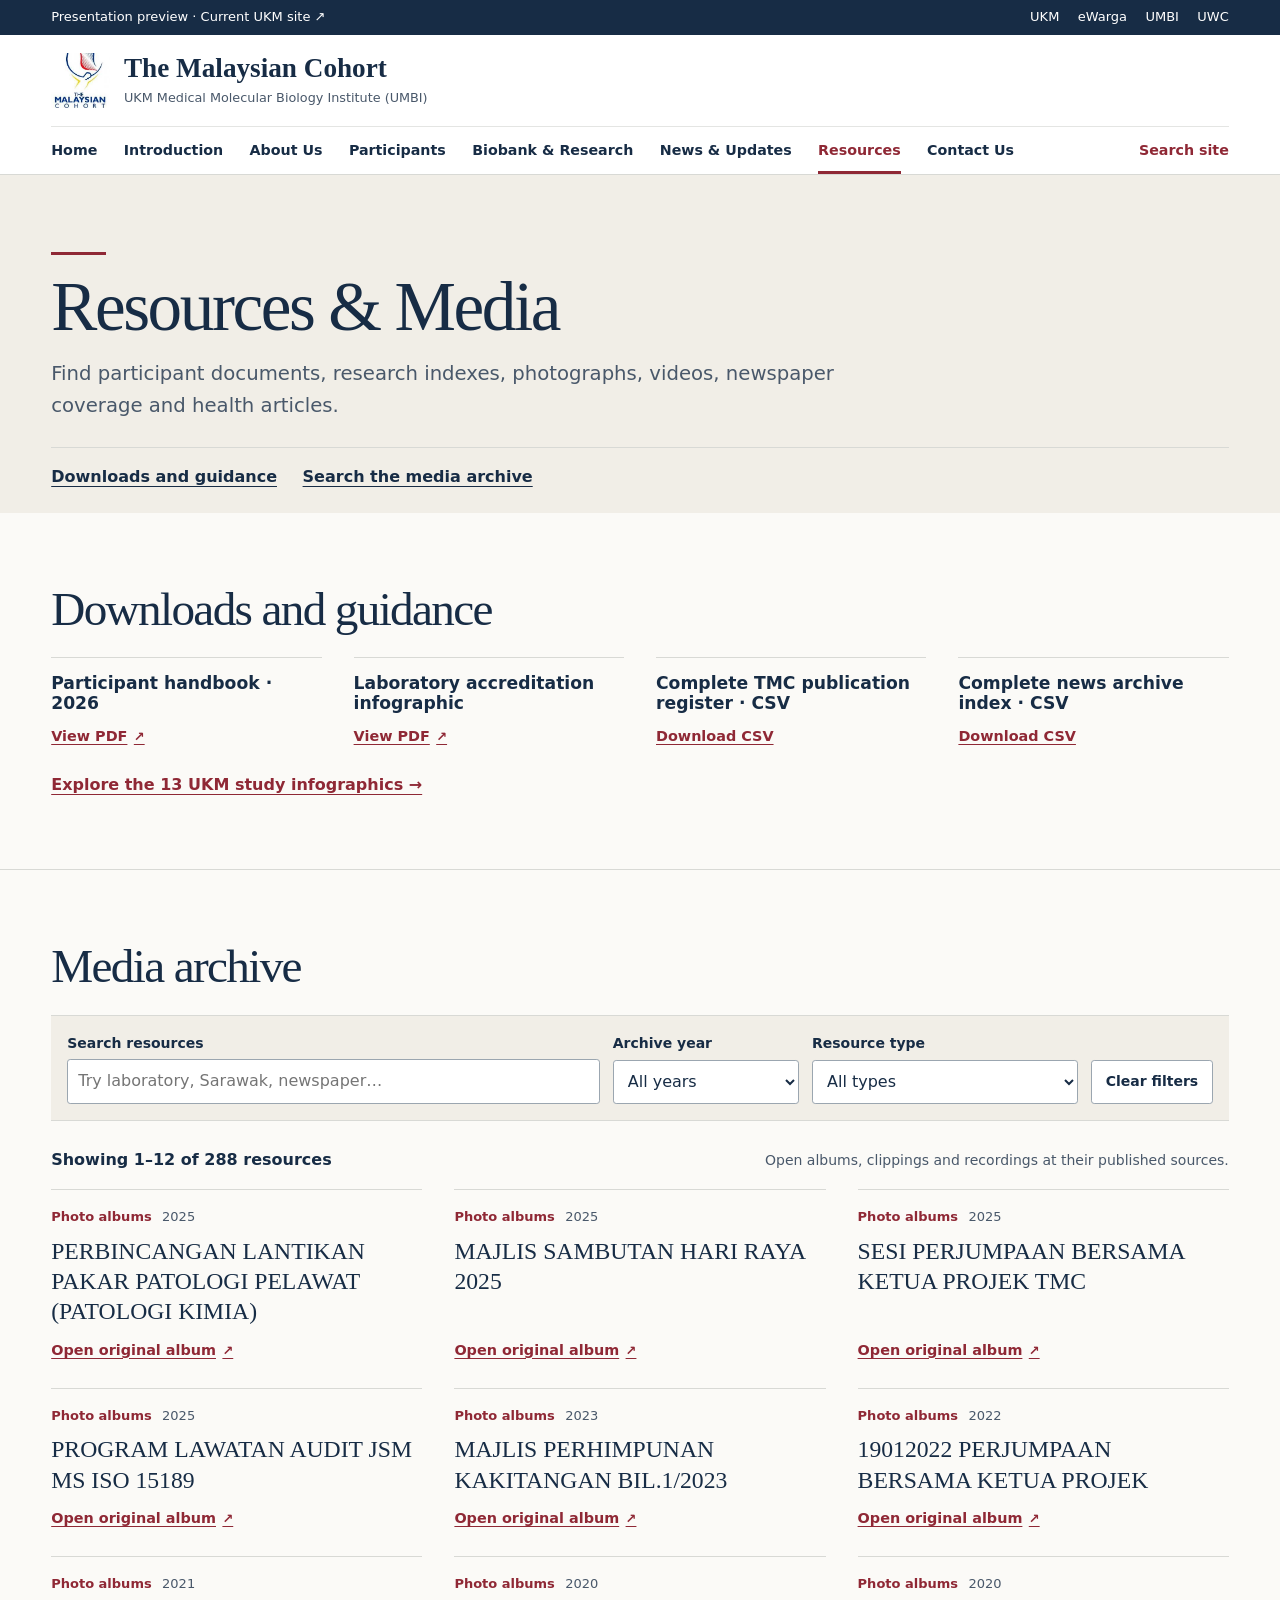
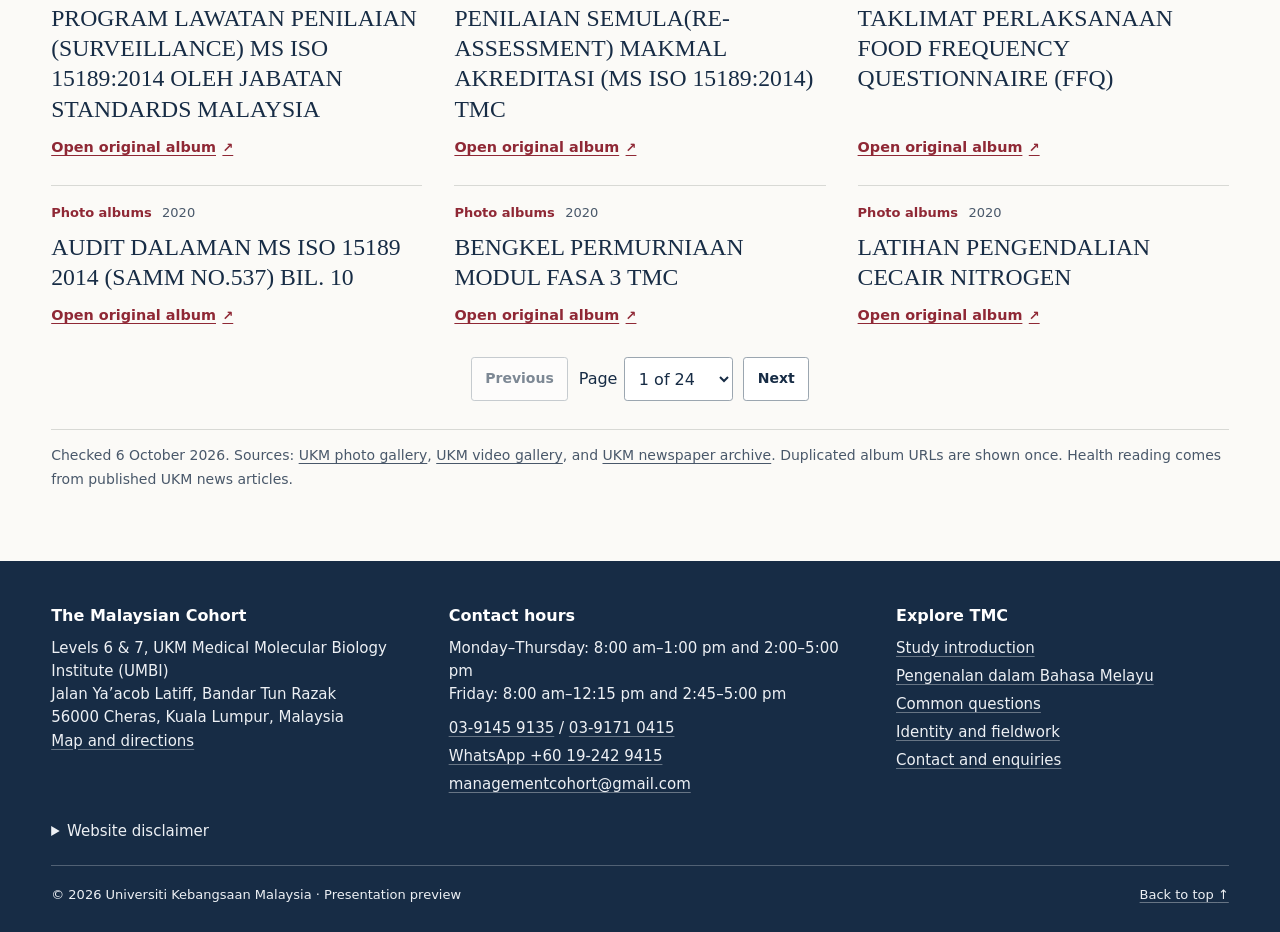
<file: resources.html>
<!doctype html>
<html lang="en">
<head>
<meta charset="utf-8">
<meta content="width=device-width, initial-scale=1.0" name="viewport">
<title>Resources &amp; Media | The Malaysian Cohort</title>
<meta name="description" content="Browse published TMC photo albums, video recordings, newspaper coverage, participant documents and health reading.">
<link rel="icon" href="assets/tmc-logo.png" type="image/png">
<script src="app.js?v=8" defer></script>
<link rel="stylesheet" href="updates.css?v=2">
<script src="archive.js?v=2" defer></script>
<link rel="stylesheet" href="site.css?v=3">
</head>
<body class="editorial-body">
<a class="tmc-skip" href="#main">Skip to content</a>
<header class="tmc-header" id="page-top" tabindex="-1">
  <div class="tmc-utility"><div class="tmc-shell">
    <a href="https://www.ukm.my/mycohort/ms/">Presentation preview · Current UKM site ↗</a>
    <nav aria-label="UKM links">
      <a href="https://www.ukm.my/">UKM</a>
      <a href="https://portalewarga.ukm.my/">eWarga</a>
      <a href="https://www.ukm.my/umbi/">UMBI</a>
      <a href="https://www.ukm.my/umbi/wellness/">UWC</a>
    </nav>
  </div></div>
  <div class="tmc-shell">
    <div class="tmc-masthead">
      <a href="index.html" class="tmc-wordmark">
        <img src="assets/tmc-logo.png" alt="" width="59" height="59">
        <span><strong>The Malaysian Cohort</strong><small>UKM Medical Molecular Biology Institute (UMBI)</small></span>
      </a>
      <button class="tmc-menu" type="button" aria-controls="tmc-main-nav" aria-expanded="false">Menu</button>
    </div>
    <nav class="tmc-nav" id="tmc-main-nav" aria-label="Main navigation">
      <a href="index.html">Home</a>
      <a href="introduction.html">Introduction</a>
      <a href="about.html">About Us</a>
      <a href="participants.html">Participants</a>
      <a href="research.html">Biobank &amp; Research</a>
      <a href="news.html">News &amp; Updates</a>
      <a href="resources.html" aria-current="page">Resources</a>
      <a href="contact.html">Contact Us</a>
      <a href="index.html#resource-search" class="tmc-search-link">Search site</a>
    </nav>
  </div>
</header>
<main id="main" tabindex="-1" class="editorial updates-page">
  <section class="page-heading">
    <div class="tmc-shell">
      <h1>Resources &amp; Media</h1>
      <p class="page-lead">Find participant documents, research indexes, photographs, videos, newspaper coverage and health articles.</p>
      <nav class="page-jump" aria-label="On this page">
          <a href="#downloads">Downloads and guidance</a>
          <a href="#media-archive">Search the media archive</a>
      </nav>
    </div>
  </section>
  <section class="editorial-section" id="downloads">
    <div class="tmc-shell">
      <div class="section-heading"><h2>Downloads and guidance</h2></div>
      <div class="resource-download-grid">
        <article class="news-feature"><h3>Participant handbook · 2026</h3><a class="updates-link" href="https://www.ukm.my/mycohort/wp-content/uploads/2026/02/Handbook-peserta-1_pindaan-2_20260114.pdf" target="_blank" rel="noopener noreferrer">View PDF <span class="link-icon" aria-hidden="true">↗</span></a></article>
        <article class="news-feature"><h3>Laboratory accreditation infographic</h3><a class="updates-link" href="https://www.ukm.my/mycohort/wp-content/uploads/2026/01/infografik-website_update20260109.pdf" target="_blank" rel="noopener noreferrer">View PDF <span class="link-icon" aria-hidden="true">↗</span></a></article>
        <article class="news-feature"><h3>Complete TMC publication register · CSV</h3><a class="updates-link" href="data/tmc-publications-2026-10-05.csv" download>Download CSV</a></article>
        <article class="news-feature"><h3>Complete news archive index · CSV</h3><a class="updates-link" href="data/tmc-news-2026-10-06.csv" download>Download CSV</a></article>
      </div>
      <p class="resource-collection-link"><a class="link-strong" href="introduction.html#infographics">Explore the 13 UKM study infographics →</a></p>
    </div>
  </section>
  <section class="editorial-section section-rule" id="media-archive" data-archive="media" data-archive-item="resource">
    <div class="tmc-shell">
      <div class="section-heading"><h2>Media archive</h2></div>
      <div class="archive-toolbar" id="media-toolbar" hidden>
        <label>Search resources<input id="media-search" type="search" placeholder="Try laboratory, Sarawak, newspaper…" autocomplete="off"></label>
        <label>Archive year<select id="media-year"><option value="all">All years</option><option value="2026">2026</option><option value="2025">2025</option><option value="2023">2023</option><option value="2022">2022</option><option value="2021">2021</option><option value="2020">2020</option><option value="2019">2019</option><option value="2018">2018</option><option value="2017">2017</option><option value="2016">2016</option><option value="2015">2015</option><option value="2014">2014</option><option value="2013">2013</option><option value="2012">2012</option><option value="2011">2011</option><option value="2010">2010</option><option value="2009">2009</option><option value="2008">2008</option><option value="2007">2007</option><option value="2006">2006</option><option value="2005">2005</option></select></label>
        <label>Resource type<select id="media-category"><option value="all">All types</option><option value="Downloads">Downloads</option><option value="Health reading">Health reading</option><option value="Newspaper coverage">Newspaper coverage</option><option value="Photo albums">Photo albums</option><option value="Videos">Videos</option></select></label>
        <button data-archive-reset class="archive-button" type="button">Clear filters</button>
      </div>
      <div class="archive-result-summary">
        <span id="media-count" tabindex="-1" role="status">288 resources</span>
        <p>Open albums, clippings and recordings at their published sources.</p>
      </div>
      <div class="archive-results-grid">
        <article class="media-card" data-category="Photo albums" data-year="2025" data-search="PERBINCANGAN LANTIKAN PAKAR PATOLOGI PELAWAT (PATOLOGI KIMIA) PERBINCANGAN LANTIKAN PAKAR PATOLOGI PELAWAT (PATOLOGI KIMIA) Photo albums 2025"><div class="news-meta"><span class="news-category"> Photo albums</span><span>2025</span></div><h3>PERBINCANGAN LANTIKAN PAKAR PATOLOGI PELAWAT (PATOLOGI KIMIA)</h3><a class="updates-link" href="https://photos.app.goo.gl/iYQ84wsiWHopCFH69" target="_blank" rel="noopener noreferrer">Open original album <span class="link-icon" aria-hidden="true">↗</span></a></article>
        <article class="media-card" data-category="Photo albums" data-year="2025" data-search="MAJLIS SAMBUTAN HARI RAYA 2025 MAJLIS SAMBUTAN HARI RAYA 2025 Photo albums 2025"><div class="news-meta"><span class="news-category"> Photo albums</span><span>2025</span></div><h3>MAJLIS SAMBUTAN HARI RAYA 2025</h3><a class="updates-link" href="https://photos.app.goo.gl/j83Mbog1VaJHL7b56" target="_blank" rel="noopener noreferrer">Open original album <span class="link-icon" aria-hidden="true">↗</span></a></article>
        <article class="media-card" data-category="Photo albums" data-year="2025" data-search="SESI PERJUMPAAN BERSAMA KETUA PROJEK TMC SESI PERJUMPAAN BERSAMA KETUA PROJEK TMC Photo albums 2025"><div class="news-meta"><span class="news-category"> Photo albums</span><span>2025</span></div><h3>SESI PERJUMPAAN BERSAMA KETUA PROJEK TMC</h3><a class="updates-link" href="https://photos.app.goo.gl/P6FjKU4Ryps9WdiZ6" target="_blank" rel="noopener noreferrer">Open original album <span class="link-icon" aria-hidden="true">↗</span></a></article>
        <article class="media-card" data-category="Photo albums" data-year="2025" data-search="PROGRAM LAWATAN AUDIT JSM MS ISO 15189 PROGRAM LAWATAN AUDIT JSM MS ISO 15189 Photo albums 2025"><div class="news-meta"><span class="news-category"> Photo albums</span><span>2025</span></div><h3>PROGRAM LAWATAN AUDIT JSM MS ISO 15189</h3><a class="updates-link" href="https://photos.app.goo.gl/xuby4fjGR2Ac8ajPA" target="_blank" rel="noopener noreferrer">Open original album <span class="link-icon" aria-hidden="true">↗</span></a></article>
        <article class="media-card" data-category="Photo albums" data-year="2023" data-search="MAJLIS PERHIMPUNAN KAKITANGAN BIL.1/2023 MAJLIS PERHIMPUNAN KAKITANGAN BIL.1/2023 Photo albums 2023"><div class="news-meta"><span class="news-category"> Photo albums</span><span>2023</span></div><h3>MAJLIS PERHIMPUNAN KAKITANGAN BIL.1/2023</h3><a class="updates-link" href="https://photos.app.goo.gl/PZqhtSCaGszrPiNF6" target="_blank" rel="noopener noreferrer">Open original album <span class="link-icon" aria-hidden="true">↗</span></a></article>
        <article class="media-card" data-category="Photo albums" data-year="2022" data-search="19012022 PERJUMPAAN BERSAMA KETUA PROJEK 19012022 PERJUMPAAN BERSAMA KETUA PROJEK Photo albums 2022"><div class="news-meta"><span class="news-category"> Photo albums</span><span>2022</span></div><h3>19012022 PERJUMPAAN BERSAMA KETUA PROJEK</h3><a class="updates-link" href="https://photos.app.goo.gl/gV8CjoUD4uz6EFz69" target="_blank" rel="noopener noreferrer">Open original album <span class="link-icon" aria-hidden="true">↗</span></a></article>
        <article class="media-card" data-category="Photo albums" data-year="2021" data-search="PROGRAM LAWATAN PENILAIAN (SURVEILLANCE) MS ISO 15189:2014 OLEH JABATAN STANDARDS MALAYSIA PROGRAM LAWATAN PENILAIAN (SURVEILLANCE) MS ISO 15189:2014 OLEH JABATAN STANDARDS MALAYSIA Photo albums 2021"><div class="news-meta"><span class="news-category"> Photo albums</span><span>2021</span></div><h3>PROGRAM LAWATAN PENILAIAN (SURVEILLANCE) MS ISO 15189:2014 OLEH JABATAN STANDARDS MALAYSIA</h3><a class="updates-link" href="https://photos.app.goo.gl/ibkiURvua6AKvC9b6" target="_blank" rel="noopener noreferrer">Open original album <span class="link-icon" aria-hidden="true">↗</span></a></article>
        <article class="media-card" data-category="Photo albums" data-year="2020" data-search="PENILAIAN SEMULA(RE-ASSESSMENT) MAKMAL AKREDITASI (MS ISO 15189:2014) TMC PENILAIAN SEMULA(RE-ASSESSMENT) MAKMAL AKREDITASI (MS ISO 15189:2014) TMC Photo albums 2020"><div class="news-meta"><span class="news-category"> Photo albums</span><span>2020</span></div><h3>PENILAIAN SEMULA(RE-ASSESSMENT) MAKMAL AKREDITASI (MS ISO 15189:2014) TMC</h3><a class="updates-link" href="https://photos.app.goo.gl/wF2MneboELp4dB9g7" target="_blank" rel="noopener noreferrer">Open original album <span class="link-icon" aria-hidden="true">↗</span></a></article>
        <article class="media-card" data-category="Photo albums" data-year="2020" data-search="TAKLIMAT PERLAKSANAAN FOOD FREQUENCY QUESTIONNAIRE (FFQ) TAKLIMAT PERLAKSANAAN FOOD FREQUENCY QUESTIONNAIRE (FFQ) Photo albums 2020"><div class="news-meta"><span class="news-category"> Photo albums</span><span>2020</span></div><h3>TAKLIMAT PERLAKSANAAN FOOD FREQUENCY QUESTIONNAIRE (FFQ)</h3><a class="updates-link" href="https://photos.app.goo.gl/VRKcVuZVwxDnA1dA6" target="_blank" rel="noopener noreferrer">Open original album <span class="link-icon" aria-hidden="true">↗</span></a></article>
        <article class="media-card" data-category="Photo albums" data-year="2020" data-search="AUDIT DALAMAN MS ISO 15189 2014 (SAMM NO.537) BIL. 10 AUDIT DALAMAN MS ISO 15189 2014 (SAMM NO.537) BIL. 10 Photo albums 2020"><div class="news-meta"><span class="news-category"> Photo albums</span><span>2020</span></div><h3>AUDIT DALAMAN MS ISO 15189 2014 (SAMM NO.537) BIL. 10</h3><a class="updates-link" href="https://photos.app.goo.gl/PKDd6bHWL12fq3qHA" target="_blank" rel="noopener noreferrer">Open original album <span class="link-icon" aria-hidden="true">↗</span></a></article>
        <article class="media-card" data-category="Photo albums" data-year="2020" data-search="BENGKEL PERMURNIAAN MODUL FASA 3 TMC BENGKEL PERMURNIAAN MODUL FASA 3 TMC Photo albums 2020"><div class="news-meta"><span class="news-category"> Photo albums</span><span>2020</span></div><h3>BENGKEL PERMURNIAAN MODUL FASA 3 TMC</h3><a class="updates-link" href="https://photos.app.goo.gl/oZas3W8tL8u4PTJZ8" target="_blank" rel="noopener noreferrer">Open original album <span class="link-icon" aria-hidden="true">↗</span></a></article>
        <article class="media-card" data-category="Photo albums" data-year="2020" data-search="LATIHAN PENGENDALIAN CECAIR NITROGEN LATIHAN PENGENDALIAN CECAIR NITROGEN Photo albums 2020"><div class="news-meta"><span class="news-category"> Photo albums</span><span>2020</span></div><h3>LATIHAN PENGENDALIAN CECAIR NITROGEN</h3><a class="updates-link" href="https://photos.app.goo.gl/8vCDTBiLuPUs2vCZA" target="_blank" rel="noopener noreferrer">Open original album <span class="link-icon" aria-hidden="true">↗</span></a></article>
        <article class="media-card" data-category="Photo albums" data-year="2020" data-search="TAKLIMAT PEMAHAMAN MS ISO 900: 2015 SISTEM PENGURUSAN KUALITI TAKLIMAT PEMAHAMAN MS ISO 900: 2015 SISTEM PENGURUSAN KUALITI Photo albums 2020"><div class="news-meta"><span class="news-category"> Photo albums</span><span>2020</span></div><h3>TAKLIMAT PEMAHAMAN MS ISO 900: 2015 SISTEM PENGURUSAN KUALITI</h3><a class="updates-link" href="https://photos.app.goo.gl/vAjkcYBESMSE8jk79" target="_blank" rel="noopener noreferrer">Open original album <span class="link-icon" aria-hidden="true">↗</span></a></article>
        <article class="media-card" data-category="Photo albums" data-year="2020" data-search="BOOTH SARINGAN KESIHATAN (SEMPENA FESTIVAL MAULIDUR RASUL &amp; KEPUTERAAN DYMM YANG DI-PERTUAN N.SEMBILAN) BOOTH SARINGAN KESIHATAN (SEMPENA FESTIVAL MAULIDUR RASUL &amp; KEPUTERAAN DYMM YANG DI-PERTUAN N.SEMBILAN) Photo albums 2020"><div class="news-meta"><span class="news-category"> Photo albums</span><span>2020</span></div><h3>BOOTH SARINGAN KESIHATAN (SEMPENA FESTIVAL MAULIDUR RASUL &amp; KEPUTERAAN DYMM YANG DI-PERTUAN N.SEMBILAN)</h3><a class="updates-link" href="https://photos.app.goo.gl/BT46ER5UuUJE9Boo8" target="_blank" rel="noopener noreferrer">Open original album <span class="link-icon" aria-hidden="true">↗</span></a></article>
        <article class="media-card" data-category="Photo albums" data-year="2019" data-search="LAWATAN FAKULTI SAINS KESIHATAN, UKM LAWATAN FAKULTI SAINS KESIHATAN, UKM Photo albums 2019"><div class="news-meta"><span class="news-category"> Photo albums</span><span>2019</span></div><h3>LAWATAN FAKULTI SAINS KESIHATAN, UKM</h3><a class="updates-link" href="https://photos.app.goo.gl/vZf7Ucsqfnkz216W9" target="_blank" rel="noopener noreferrer">Open original album <span class="link-icon" aria-hidden="true">↗</span></a></article>
        <article class="media-card" data-category="Photo albums" data-year="2019" data-search="LAWATAN PERSATUAN PELAJAR PERUBATAN ASIA (AMSEP) LAWATAN PERSATUAN PELAJAR PERUBATAN ASIA (AMSEP) Photo albums 2019"><div class="news-meta"><span class="news-category"> Photo albums</span><span>2019</span></div><h3>LAWATAN PERSATUAN PELAJAR PERUBATAN ASIA (AMSEP)</h3><a class="updates-link" href="https://photos.app.goo.gl/2dx48GcRP7Yo3h2aA" target="_blank" rel="noopener noreferrer">Open original album <span class="link-icon" aria-hidden="true">↗</span></a></article>
        <article class="media-card" data-category="Photo albums" data-year="2019" data-search="PEMBENTANGAN K.KERJA ANALISA PENYAKIT KRONIK &amp; PROGRAM INTERVENSI (SIRIM) PEMBENTANGAN K.KERJA ANALISA PENYAKIT KRONIK &amp; PROGRAM INTERVENSI (SIRIM) Photo albums 2019"><div class="news-meta"><span class="news-category"> Photo albums</span><span>2019</span></div><h3>PEMBENTANGAN K.KERJA ANALISA PENYAKIT KRONIK &amp; PROGRAM INTERVENSI (SIRIM)</h3><a class="updates-link" href="https://photos.app.goo.gl/GhhXGuwMcvjFTcJ69" target="_blank" rel="noopener noreferrer">Open original album <span class="link-icon" aria-hidden="true">↗</span></a></article>
        <article class="media-card" data-category="Photo albums" data-year="2019" data-search="PRECISION MEDICINE FOR DIABETIC INDIVIDUALS (PRIME) - A JOINT MALAYSIA-UK EFFORT PROJECT – 1st MEETING, 21 NOV.19 PRECISION MEDICINE FOR DIABETIC INDIVIDUALS (PRIME) - A JOINT MALAYSIA-UK EFFORT PROJECT – 1st MEETING, 21 NOV.19 Photo albums 2019"><div class="news-meta"><span class="news-category"> Photo albums</span><span>2019</span></div><h3>PRECISION MEDICINE FOR DIABETIC INDIVIDUALS (PRIME) - A JOINT MALAYSIA-UK EFFORT PROJECT – 1st MEETING, 21 NOV.19</h3><a class="updates-link" href="https://photos.app.goo.gl/hubugiYzp3k7LXYd8" target="_blank" rel="noopener noreferrer">Open original album <span class="link-icon" aria-hidden="true">↗</span></a></article>
        <article class="media-card" data-category="Photo albums" data-year="2019" data-search="BOOTH SARINGAN KESIHATAN - HARI KESIHATAN MARDI BOOTH SARINGAN KESIHATAN - HARI KESIHATAN MARDI Photo albums 2019"><div class="news-meta"><span class="news-category"> Photo albums</span><span>2019</span></div><h3>BOOTH SARINGAN KESIHATAN - HARI KESIHATAN MARDI</h3><a class="updates-link" href="https://photos.app.goo.gl/DGvd7q2rynDSntWT7" target="_blank" rel="noopener noreferrer">Open original album <span class="link-icon" aria-hidden="true">↗</span></a></article>
        <article class="media-card" data-category="Photo albums" data-year="2019" data-search="LAWATAN KLINIKAL FAKULTI KEJURUTERAAN &amp; ALAM BINA LAWATAN KLINIKAL FAKULTI KEJURUTERAAN &amp; ALAM BINA Photo albums 2019"><div class="news-meta"><span class="news-category"> Photo albums</span><span>2019</span></div><h3>LAWATAN KLINIKAL FAKULTI KEJURUTERAAN &amp; ALAM BINA</h3><a class="updates-link" href="https://photos.app.goo.gl/Czo4NXHGzCTCYtc2A" target="_blank" rel="noopener noreferrer">Open original album <span class="link-icon" aria-hidden="true">↗</span></a></article>
        <article class="media-card" data-category="Photo albums" data-year="2019" data-search="PEMBENTANGAN HASIL KOLABORASI PENYELIDIKAN TMC UMBI-IKU KKM PEMBENTANGAN HASIL KOLABORASI PENYELIDIKAN TMC UMBI-IKU KKM Photo albums 2019"><div class="news-meta"><span class="news-category"> Photo albums</span><span>2019</span></div><h3>PEMBENTANGAN HASIL KOLABORASI PENYELIDIKAN TMC UMBI-IKU KKM</h3><a class="updates-link" href="https://photos.app.goo.gl/zpE33DjVd2udixwb6" target="_blank" rel="noopener noreferrer">Open original album <span class="link-icon" aria-hidden="true">↗</span></a></article>
        <article class="media-card" data-category="Photo albums" data-year="2019" data-search="CERAMAH KESEDARAN GANGGUAN SEKSUAL CERAMAH KESEDARAN GANGGUAN SEKSUAL Photo albums 2019"><div class="news-meta"><span class="news-category"> Photo albums</span><span>2019</span></div><h3>CERAMAH KESEDARAN GANGGUAN SEKSUAL</h3><a class="updates-link" href="https://photos.app.goo.gl/DGc8GyqkwvhVgazc8" target="_blank" rel="noopener noreferrer">Open original album <span class="link-icon" aria-hidden="true">↗</span></a></article>
        <article class="media-card" data-category="Photo albums" data-year="2019" data-search="SAMBUTAN HARI RAYA &amp; SAMBUTAN HARI LAHIR (APRIL, MEI, JUN) UMBI 2019 SAMBUTAN HARI RAYA &amp; SAMBUTAN HARI LAHIR (APRIL, MEI, JUN) UMBI 2019 Photo albums 2019"><div class="news-meta"><span class="news-category"> Photo albums</span><span>2019</span></div><h3>SAMBUTAN HARI RAYA &amp; SAMBUTAN HARI LAHIR (APRIL, MEI, JUN) UMBI 2019</h3><a class="updates-link" href="https://photos.app.goo.gl/4gwhhHSP1oSfGHkR6" target="_blank" rel="noopener noreferrer">Open original album <span class="link-icon" aria-hidden="true">↗</span></a></article>
        <article class="media-card" data-category="Photo albums" data-year="2019" data-search="IKRAR BEBAS RASUAH DI PERINGKAT UMBI &amp; TAKLIMAT ETIKA BERPAKAIAN IKRAR BEBAS RASUAH DI PERINGKAT UMBI &amp; TAKLIMAT ETIKA BERPAKAIAN Photo albums 2019"><div class="news-meta"><span class="news-category"> Photo albums</span><span>2019</span></div><h3>IKRAR BEBAS RASUAH DI PERINGKAT UMBI &amp; TAKLIMAT ETIKA BERPAKAIAN</h3><a class="updates-link" href="https://photos.app.goo.gl/YJnQY8bRrpYJtAqQ7" target="_blank" rel="noopener noreferrer">Open original album <span class="link-icon" aria-hidden="true">↗</span></a></article>
        <article class="media-card" data-category="Photo albums" data-year="2019" data-search="KURSUS PENGUKUHAN PASUKAN TMC 2019 (KELANA RESORT SEREMBAN 21-22.02.2019) KURSUS PENGUKUHAN PASUKAN TMC 2019 (KELANA RESORT SEREMBAN 21-22.02.2019) Photo albums 2019"><div class="news-meta"><span class="news-category"> Photo albums</span><span>2019</span></div><h3>KURSUS PENGUKUHAN PASUKAN TMC 2019 (KELANA RESORT SEREMBAN 21-22.02.2019)</h3><a class="updates-link" href="https://photos.app.goo.gl/jyCeXvjf93mXc72R6" target="_blank" rel="noopener noreferrer">Open original album <span class="link-icon" aria-hidden="true">↗</span></a></article>
        <article class="media-card" data-category="Photo albums" data-year="2018" data-search="PROGRAM SARINGAN KESIHATAN DAN SUNATHON, SIMPANG RENGGAM PROGRAM SARINGAN KESIHATAN DAN SUNATHON, SIMPANG RENGGAM Photo albums 2018"><div class="news-meta"><span class="news-category"> Photo albums</span><span>2018</span></div><h3>PROGRAM SARINGAN KESIHATAN DAN SUNATHON, SIMPANG RENGGAM</h3><a class="updates-link" href="https://photos.app.goo.gl/xbZrDmfpMd35XKZbA" target="_blank" rel="noopener noreferrer">Open original album <span class="link-icon" aria-hidden="true">↗</span></a></article>
        <article class="media-card" data-category="Photo albums" data-year="2018" data-search="REKRUTMEN SARAWAK REKRUTMEN SARAWAK Photo albums 2018"><div class="news-meta"><span class="news-category"> Photo albums</span><span>2018</span></div><h3>REKRUTMEN SARAWAK</h3><a class="updates-link" href="https://photos.app.goo.gl/qRJYMW2Putyy44Ya6" target="_blank" rel="noopener noreferrer">Open original album <span class="link-icon" aria-hidden="true">↗</span></a></article>
        <article class="media-card" data-category="Photo albums" data-year="2018" data-search="TMC_LAWATAN ASIAN MEDICAL STUDENTS ASSOCIATION (AMSA), MALAYSIA TMC_LAWATAN ASIAN MEDICAL STUDENTS ASSOCIATION (AMSA), MALAYSIA Photo albums 2018"><div class="news-meta"><span class="news-category"> Photo albums</span><span>2018</span></div><h3>TMC_LAWATAN ASIAN MEDICAL STUDENTS ASSOCIATION (AMSA), MALAYSIA</h3><a class="updates-link" href="https://photos.app.goo.gl/JxRq1L3sMH2k5eLc9" target="_blank" rel="noopener noreferrer">Open original album <span class="link-icon" aria-hidden="true">↗</span></a></article>
        <article class="media-card" data-category="Photo albums" data-year="2018" data-search="TMC_AUDIT DALAMAN MS ISO 15189 &amp; 17 TMC_AUDIT DALAMAN MS ISO 15189 &amp; 17 Photo albums 2018"><div class="news-meta"><span class="news-category"> Photo albums</span><span>2018</span></div><h3>TMC_AUDIT DALAMAN MS ISO 15189 &amp; 17</h3><a class="updates-link" href="https://photos.app.goo.gl/R2bBsPfNTeUR4bZr5" target="_blank" rel="noopener noreferrer">Open original album <span class="link-icon" aria-hidden="true">↗</span></a></article>
        <article class="media-card" data-category="Photo albums" data-year="2018" data-search="TMC_LAWATAN SAMBIL BELAJAR PELAJAR UNIVERSITI NEGERI SEMARANG, INDONESIA TMC_LAWATAN SAMBIL BELAJAR PELAJAR UNIVERSITI NEGERI SEMARANG, INDONESIA Photo albums 2018"><div class="news-meta"><span class="news-category"> Photo albums</span><span>2018</span></div><h3>TMC_LAWATAN SAMBIL BELAJAR PELAJAR UNIVERSITI NEGERI SEMARANG, INDONESIA</h3><a class="updates-link" href="https://photos.app.goo.gl/aBmX1VCSszFk7GfJA" target="_blank" rel="noopener noreferrer">Open original album <span class="link-icon" aria-hidden="true">↗</span></a></article>
        <article class="media-card" data-category="Photo albums" data-year="2018" data-search="LAWATAN PELAJAR ASIAN MEDICAL STUDENT ASSOCIATION (AMSA) LAWATAN PELAJAR ASIAN MEDICAL STUDENT ASSOCIATION (AMSA) Photo albums 2018"><div class="news-meta"><span class="news-category"> Photo albums</span><span>2018</span></div><h3>LAWATAN PELAJAR ASIAN MEDICAL STUDENT ASSOCIATION (AMSA)</h3><a class="updates-link" href="https://photos.app.goo.gl/4RXnzxr6PMkc42SVA" target="_blank" rel="noopener noreferrer">Open original album <span class="link-icon" aria-hidden="true">↗</span></a></article>
        <article class="media-card" data-category="Photo albums" data-year="2018" data-search="LAWATAN DELEGASI UNIVERSITY MOBILITY IN ASIA AND THE PACIFIC [UMAP] 1ST BOARD LAWATAN DELEGASI UNIVERSITY MOBILITY IN ASIA AND THE PACIFIC [UMAP] 1ST BOARD Photo albums 2018"><div class="news-meta"><span class="news-category"> Photo albums</span><span>2018</span></div><h3>LAWATAN DELEGASI UNIVERSITY MOBILITY IN ASIA AND THE PACIFIC [UMAP] 1ST BOARD</h3><a class="updates-link" href="https://photos.app.goo.gl/PJoJwTbWFdqrCsND7" target="_blank" rel="noopener noreferrer">Open original album <span class="link-icon" aria-hidden="true">↗</span></a></article>
        <article class="media-card" data-category="Photo albums" data-year="2018" data-search="TMC_PERPISAHAN DATUK RAHMAN PENGARAH UMBI_V7032018 TMC_PERPISAHAN DATUK RAHMAN PENGARAH UMBI_V7032018 Photo albums 2018"><div class="news-meta"><span class="news-category"> Photo albums</span><span>2018</span></div><h3>TMC_PERPISAHAN DATUK RAHMAN PENGARAH UMBI_V7032018</h3><a class="updates-link" href="https://photos.app.goo.gl/7lV26ZhubabJdQNK2" target="_blank" rel="noopener noreferrer">Open original album <span class="link-icon" aria-hidden="true">↗</span></a></article>
        <article class="media-card" data-category="Photo albums" data-year="2018" data-search="TMC_MAJLIS KEBERANGKATAN TEAM LAPANGAN KE SABAH &amp; FAREWELL FARIDZUL TMC_MAJLIS KEBERANGKATAN TEAM LAPANGAN KE SABAH &amp; FAREWELL FARIDZUL Photo albums 2018"><div class="news-meta"><span class="news-category"> Photo albums</span><span>2018</span></div><h3>TMC_MAJLIS KEBERANGKATAN TEAM LAPANGAN KE SABAH &amp; FAREWELL FARIDZUL</h3><a class="updates-link" href="https://photos.app.goo.gl/YcJEcheNe1r7UhDB7" target="_blank" rel="noopener noreferrer">Open original album <span class="link-icon" aria-hidden="true">↗</span></a></article>
        <article class="media-card" data-category="Photo albums" data-year="2018" data-search="TMC_PERJUMPAAN BERSAMA PROJEK TMC_PERJUMPAAN BERSAMA PROJEK Photo albums 2018"><div class="news-meta"><span class="news-category"> Photo albums</span><span>2018</span></div><h3>TMC_PERJUMPAAN BERSAMA PROJEK</h3><a class="updates-link" href="https://photos.app.goo.gl/hDQfE7BajqBbzj6R2" target="_blank" rel="noopener noreferrer">Open original album <span class="link-icon" aria-hidden="true">↗</span></a></article>
        <article class="media-card" data-category="Photo albums" data-year="2018" data-search="TMC_MESYUARAT BERSAMA STAF PEJABAT PRO-NAIB CANSELOR KAMPUS KL DR INA &amp; STAF THE MALAYSIAN COHORT TMC_MESYUARAT BERSAMA STAF PEJABAT PRO-NAIB CANSELOR KAMPUS KL DR INA &amp; STAF THE MALAYSIAN COHORT Photo albums 2018"><div class="news-meta"><span class="news-category"> Photo albums</span><span>2018</span></div><h3>TMC_MESYUARAT BERSAMA STAF PEJABAT PRO-NAIB CANSELOR KAMPUS KL DR INA &amp; STAF THE MALAYSIAN COHORT</h3><a class="updates-link" href="https://photos.app.goo.gl/y5Za4GfYVVsbCoZq2" target="_blank" rel="noopener noreferrer">Open original album <span class="link-icon" aria-hidden="true">↗</span></a></article>
        <article class="media-card" data-category="Photo albums" data-year="2017" data-search="PERBINCANGAN TMC DAN INSTITUT KESIHATAN UMUM (IKU) PERBINCANGAN TMC DAN INSTITUT KESIHATAN UMUM (IKU) Photo albums 2017"><div class="news-meta"><span class="news-category"> Photo albums</span><span>2017</span></div><h3>PERBINCANGAN TMC DAN INSTITUT KESIHATAN UMUM (IKU)</h3><a class="updates-link" href="https://photos.app.goo.gl/J7o96DRhEWQItA5h1" target="_blank" rel="noopener noreferrer">Open original album <span class="link-icon" aria-hidden="true">↗</span></a></article>
        <article class="media-card" data-category="Photo albums" data-year="2017" data-search="LAWATAN TMC KE MUZIUM ANATOMI KLINIKAL LAWATAN TMC KE MUZIUM ANATOMI KLINIKAL Photo albums 2017"><div class="news-meta"><span class="news-category"> Photo albums</span><span>2017</span></div><h3>LAWATAN TMC KE MUZIUM ANATOMI KLINIKAL</h3><a class="updates-link" href="https://photos.app.goo.gl/oyl4VeZlszIfCI4p1" target="_blank" rel="noopener noreferrer">Open original album <span class="link-icon" aria-hidden="true">↗</span></a></article>
        <article class="media-card" data-category="Photo albums" data-year="2017" data-search="TMC_RAYA UMBI COHORT TMC_RAYA UMBI COHORT Photo albums 2017"><div class="news-meta"><span class="news-category"> Photo albums</span><span>2017</span></div><h3>TMC_RAYA UMBI COHORT</h3><a class="updates-link" href="https://photos.app.goo.gl/ZVVh9irwbqdPPXPX8" target="_blank" rel="noopener noreferrer">Open original album <span class="link-icon" aria-hidden="true">↗</span></a></article>
        <article class="media-card" data-category="Photo albums" data-year="2017" data-search="TMC_PERJUMPAAN KHAS BERSAMA PROFESOR DATUK DR A RAHMAN A JAMAL TMC_PERJUMPAAN KHAS BERSAMA PROFESOR DATUK DR A RAHMAN A JAMAL Photo albums 2017"><div class="news-meta"><span class="news-category"> Photo albums</span><span>2017</span></div><h3>TMC_PERJUMPAAN KHAS BERSAMA PROFESOR DATUK DR A RAHMAN A JAMAL</h3><a class="updates-link" href="https://photos.app.goo.gl/JRgEfBPTxM18r7UJ6" target="_blank" rel="noopener noreferrer">Open original album <span class="link-icon" aria-hidden="true">↗</span></a></article>
        <article class="media-card" data-category="Photo albums" data-year="2017" data-search="FAREWELL MOHAMMAD NAZERI FAREWELL MOHAMMAD NAZERI Photo albums 2017"><div class="news-meta"><span class="news-category"> Photo albums</span><span>2017</span></div><h3>FAREWELL MOHAMMAD NAZERI</h3><a class="updates-link" href="https://photos.app.goo.gl/lNd05NJAOCbqcGom2" target="_blank" rel="noopener noreferrer">Open original album <span class="link-icon" aria-hidden="true">↗</span></a></article>
        <article class="media-card" data-category="Photo albums" data-year="2017" data-search="TMC_SEMINAR KECEMERLANGAN UMBI COHORT TMC_SEMINAR KECEMERLANGAN UMBI COHORT Photo albums 2017"><div class="news-meta"><span class="news-category"> Photo albums</span><span>2017</span></div><h3>TMC_SEMINAR KECEMERLANGAN UMBI COHORT</h3><a class="updates-link" href="https://photos.app.goo.gl/iBiACTt1R3GqC1ao7" target="_blank" rel="noopener noreferrer">Open original album <span class="link-icon" aria-hidden="true">↗</span></a></article>
        <article class="media-card" data-category="Photo albums" data-year="2017" data-search="TMC_TAKLIMAT SPPU UMBI-COHORT TMC_TAKLIMAT SPPU UMBI-COHORT Photo albums 2017"><div class="news-meta"><span class="news-category"> Photo albums</span><span>2017</span></div><h3>TMC_TAKLIMAT SPPU UMBI-COHORT</h3><a class="updates-link" href="https://photos.app.goo.gl/n4ev4ESyDHP69Xfb9" target="_blank" rel="noopener noreferrer">Open original album <span class="link-icon" aria-hidden="true">↗</span></a></article>
        <article class="media-card" data-category="Photo albums" data-year="2017" data-search="AKTIVITI 5S TINGKAT 6 THE MALAYSIAN COHORT AKTIVITI 5S TINGKAT 6 THE MALAYSIAN COHORT Photo albums 2017"><div class="news-meta"><span class="news-category"> Photo albums</span><span>2017</span></div><h3>AKTIVITI 5S TINGKAT 6 THE MALAYSIAN COHORT</h3><a class="updates-link" href="https://photos.app.goo.gl/urLNmKQnwPfyJmnq9" target="_blank" rel="noopener noreferrer">Open original album <span class="link-icon" aria-hidden="true">↗</span></a></article>
        <article class="media-card" data-category="Photo albums" data-year="2017" data-search="FIRE DRILL PENGUNGSIAN BANGUNAN UMBI COHORT FIRE DRILL PENGUNGSIAN BANGUNAN UMBI COHORT Photo albums 2017"><div class="news-meta"><span class="news-category"> Photo albums</span><span>2017</span></div><h3>FIRE DRILL PENGUNGSIAN BANGUNAN UMBI COHORT</h3><a class="updates-link" href="https://photos.app.goo.gl/UFzYmm9YCqsoTjXe9" target="_blank" rel="noopener noreferrer">Open original album <span class="link-icon" aria-hidden="true">↗</span></a></article>
        <article class="media-card" data-category="Photo albums" data-year="2017" data-search="TMC_TAKLIMAT KESELAMATAN KEBAKARAN DAN PENGUNGSIAN BANGUNAN UMBI TMC TMC_TAKLIMAT KESELAMATAN KEBAKARAN DAN PENGUNGSIAN BANGUNAN UMBI TMC Photo albums 2017"><div class="news-meta"><span class="news-category"> Photo albums</span><span>2017</span></div><h3>TMC_TAKLIMAT KESELAMATAN KEBAKARAN DAN PENGUNGSIAN BANGUNAN UMBI TMC</h3><a class="updates-link" href="https://photos.app.goo.gl/VEmJRAgxJXagkAxK8" target="_blank" rel="noopener noreferrer">Open original album <span class="link-icon" aria-hidden="true">↗</span></a></article>
        <article class="media-card" data-category="Photo albums" data-year="2017" data-search="TMC_LARIAN KANSER UMBIT TMC_LARIAN KANSER UMBIT Photo albums 2017"><div class="news-meta"><span class="news-category"> Photo albums</span><span>2017</span></div><h3>TMC_LARIAN KANSER UMBIT</h3><a class="updates-link" href="https://photos.app.goo.gl/MfzZrwbnp4TGrkXU8" target="_blank" rel="noopener noreferrer">Open original album <span class="link-icon" aria-hidden="true">↗</span></a></article>
        <article class="media-card" data-category="Photo albums" data-year="2016" data-search="PERPISAHAN STAF IRKHAM PERPISAHAN STAF IRKHAM Photo albums 2016"><div class="news-meta"><span class="news-category"> Photo albums</span><span>2016</span></div><h3>PERPISAHAN STAF IRKHAM</h3><a class="updates-link" href="https://photos.app.goo.gl/3KhybexocX6cBfSF6" target="_blank" rel="noopener noreferrer">Open original album <span class="link-icon" aria-hidden="true">↗</span></a></article>
        <article class="media-card" data-category="Photo albums" data-year="2016" data-search="TMC_PUSAT LATIHAN MARDI SERDANG TMC_PUSAT LATIHAN MARDI SERDANG Photo albums 2016"><div class="news-meta"><span class="news-category"> Photo albums</span><span>2016</span></div><h3>TMC_PUSAT LATIHAN MARDI SERDANG</h3><a class="updates-link" href="https://photos.app.goo.gl/ptj5VEyo4aD8Jh91A" target="_blank" rel="noopener noreferrer">Open original album <span class="link-icon" aria-hidden="true">↗</span></a></article>
        <article class="media-card" data-category="Photo albums" data-year="2016" data-search="PERPISAHAN LAILI PERPISAHAN LAILI Photo albums 2016"><div class="news-meta"><span class="news-category"> Photo albums</span><span>2016</span></div><h3>PERPISAHAN LAILI</h3><a class="updates-link" href="https://photos.app.goo.gl/Cm2QUyiA7W6gQJg99" target="_blank" rel="noopener noreferrer">Open original album <span class="link-icon" aria-hidden="true">↗</span></a></article>
        <article class="media-card" data-category="Photo albums" data-year="2016" data-search="PERPISAHAN SANIAH PERPISAHAN SANIAH Photo albums 2016"><div class="news-meta"><span class="news-category"> Photo albums</span><span>2016</span></div><h3>PERPISAHAN SANIAH</h3><a class="updates-link" href="https://photos.app.goo.gl/wCVPLMEQZspSrQwU8" target="_blank" rel="noopener noreferrer">Open original album <span class="link-icon" aria-hidden="true">↗</span></a></article>
        <article class="media-card" data-category="Photo albums" data-year="2016" data-search="UMBI COHORT RAYA 2016 UMBI COHORT RAYA 2016 Photo albums 2016"><div class="news-meta"><span class="news-category"> Photo albums</span><span>2016</span></div><h3>UMBI COHORT RAYA 2016</h3><a class="updates-link" href="https://photos.app.goo.gl/iWGGBWC3bJ2eFknB6" target="_blank" rel="noopener noreferrer">Open original album <span class="link-icon" aria-hidden="true">↗</span></a></article>
        <article class="media-card" data-category="Photo albums" data-year="2016" data-search="MINI RETREAT COHORT PUSAT UMBI MINI RETREAT COHORT PUSAT UMBI Photo albums 2016"><div class="news-meta"><span class="news-category"> Photo albums</span><span>2016</span></div><h3>MINI RETREAT COHORT PUSAT UMBI</h3><a class="updates-link" href="https://photos.app.goo.gl/enxRTapQQShJ7umZ8" target="_blank" rel="noopener noreferrer">Open original album <span class="link-icon" aria-hidden="true">↗</span></a></article>
        <article class="media-card" data-category="Photo albums" data-year="2016" data-search="TMC_TAKLIMAT KESELAMATAN SIBER_EN ABDUL FUAD TMC_TAKLIMAT KESELAMATAN SIBER_EN ABDUL FUAD Photo albums 2016"><div class="news-meta"><span class="news-category"> Photo albums</span><span>2016</span></div><h3>TMC_TAKLIMAT KESELAMATAN SIBER_EN ABDUL FUAD</h3><a class="updates-link" href="https://photos.app.goo.gl/BujaV6AmiNpZwXfw9" target="_blank" rel="noopener noreferrer">Open original album <span class="link-icon" aria-hidden="true">↗</span></a></article>
        <article class="media-card" data-category="Photo albums" data-year="2016" data-search="GAMBAR SENAMAN INTERVENSI DIET GAMBAR SENAMAN INTERVENSI DIET Photo albums 2016"><div class="news-meta"><span class="news-category"> Photo albums</span><span>2016</span></div><h3>GAMBAR SENAMAN INTERVENSI DIET</h3><a class="updates-link" href="https://photos.app.goo.gl/zrwCXnn7idtD3Ysq5" target="_blank" rel="noopener noreferrer">Open original album <span class="link-icon" aria-hidden="true">↗</span></a></article>
        <article class="media-card" data-category="Photo albums" data-year="2015" data-search="20151207 TMCKONGRESS PENYELIDIKAN DAN INOVASI UKM CRIM 07122015 20151207 TMCKONGRESS PENYELIDIKAN DAN INOVASI UKM CRIM 07122015 Photo albums 2015"><div class="news-meta"><span class="news-category"> Photo albums</span><span>2015</span></div><h3>20151207 TMCKONGRESS PENYELIDIKAN DAN INOVASI UKM CRIM 07122015</h3><a class="updates-link" href="https://photos.app.goo.gl/vjeK8t0NfVOmv7bG2" target="_blank" rel="noopener noreferrer">Open original album <span class="link-icon" aria-hidden="true">↗</span></a></article>
        <article class="media-card" data-category="Photo albums" data-year="2015" data-search="TMC DR JAMES CANTLEY UK TMC DR JAMES CANTLEY UK Photo albums 2015"><div class="news-meta"><span class="news-category"> Photo albums</span><span>2015</span></div><h3>TMC DR JAMES CANTLEY UK</h3><a class="updates-link" href="https://photos.app.goo.gl/idQuaCNL9Gb3LiNo2" target="_blank" rel="noopener noreferrer">Open original album <span class="link-icon" aria-hidden="true">↗</span></a></article>
        <article class="media-card" data-category="Photo albums" data-year="2015" data-search="TMC SYARAHAN KEPIMPINAN ALUMNI MD UKM PROF D Al JUNID TMC SYARAHAN KEPIMPINAN ALUMNI MD UKM PROF D Al JUNID Photo albums 2015"><div class="news-meta"><span class="news-category"> Photo albums</span><span>2015</span></div><h3>TMC SYARAHAN KEPIMPINAN ALUMNI MD UKM PROF D Al JUNID</h3><a class="updates-link" href="https://photos.app.goo.gl/TXsx5IeQC19wu7go1" target="_blank" rel="noopener noreferrer">Open original album <span class="link-icon" aria-hidden="true">↗</span></a></article>
        <article class="media-card" data-category="Photo albums" data-year="2015" data-search="TMC AUDIT MS ISO 15189 TMC AUDIT MS ISO 15189 Photo albums 2015"><div class="news-meta"><span class="news-category"> Photo albums</span><span>2015</span></div><h3>TMC AUDIT MS ISO 15189</h3><a class="updates-link" href="https://photos.app.goo.gl/7Xrs8j21jgRqBEnI2" target="_blank" rel="noopener noreferrer">Open original album <span class="link-icon" aria-hidden="true">↗</span></a></article>
        <article class="media-card" data-category="Photo albums" data-year="2015" data-search="20150507 TMC DIET WORKSHOP 20150507 TMC DIET WORKSHOP Photo albums 2015"><div class="news-meta"><span class="news-category"> Photo albums</span><span>2015</span></div><h3>20150507 TMC DIET WORKSHOP</h3><a class="updates-link" href="https://photos.app.goo.gl/C73Q1YLu0uPQOVdy1" target="_blank" rel="noopener noreferrer">Open original album <span class="link-icon" aria-hidden="true">↗</span></a></article>
        <article class="media-card" data-category="Photo albums" data-year="2015" data-search="TMC AUDIT ISO 15189 TMC AUDIT ISO 15189 Photo albums 2015"><div class="news-meta"><span class="news-category"> Photo albums</span><span>2015</span></div><h3>TMC AUDIT ISO 15189</h3><a class="updates-link" href="https://photos.app.goo.gl/cJ9lfJqwhf5Of8hl1" target="_blank" rel="noopener noreferrer">Open original album <span class="link-icon" aria-hidden="true">↗</span></a></article>
        <article class="media-card" data-category="Photo albums" data-year="2015" data-search="TMC DIET WORKSHOP TMC DIET WORKSHOP Photo albums 2015"><div class="news-meta"><span class="news-category"> Photo albums</span><span>2015</span></div><h3>TMC DIET WORKSHOP</h3><a class="updates-link" href="https://photos.app.goo.gl/vuDlVo1l2tWHbRq12" target="_blank" rel="noopener noreferrer">Open original album <span class="link-icon" aria-hidden="true">↗</span></a></article>
        <article class="media-card" data-category="Photo albums" data-year="2015" data-search="20150424 UMBI HARI DNA 24042015 20150424 UMBI HARI DNA 24042015 Photo albums 2015"><div class="news-meta"><span class="news-category"> Photo albums</span><span>2015</span></div><h3>20150424 UMBI HARI DNA 24042015</h3><a class="updates-link" href="https://photos.app.goo.gl/OM1LIpCJpHe0nwTG2" target="_blank" rel="noopener noreferrer">Open original album <span class="link-icon" aria-hidden="true">↗</span></a></article>
        <article class="media-card" data-category="Photo albums" data-year="2015" data-search="20150424 TMC HARI JUALAN TERBUKA UMBI 20150424 TMC HARI JUALAN TERBUKA UMBI Photo albums 2015"><div class="news-meta"><span class="news-category"> Photo albums</span><span>2015</span></div><h3>20150424 TMC HARI JUALAN TERBUKA UMBI</h3><a class="updates-link" href="https://photos.app.goo.gl/MLc0hm2RX7G9uyi72" target="_blank" rel="noopener noreferrer">Open original album <span class="link-icon" aria-hidden="true">↗</span></a></article>
        <article class="media-card" data-category="Photo albums" data-year="2015" data-search="20150415-16 TMC BENGKEL DIET UMBI 20150415-16 TMC BENGKEL DIET UMBI Photo albums 2015"><div class="news-meta"><span class="news-category"> Photo albums</span><span>2015</span></div><h3>20150415-16 TMC BENGKEL DIET UMBI</h3><a class="updates-link" href="https://photos.app.goo.gl/9e1fNpozmWfRsOb93" target="_blank" rel="noopener noreferrer">Open original album <span class="link-icon" aria-hidden="true">↗</span></a></article>
        <article class="media-card" data-category="Photo albums" data-year="2015" data-search="TMC MEETING PUBLIC HEALTH TMC MEETING PUBLIC HEALTH Photo albums 2015"><div class="news-meta"><span class="news-category"> Photo albums</span><span>2015</span></div><h3>TMC MEETING PUBLIC HEALTH</h3><a class="updates-link" href="https://photos.app.goo.gl/VFh1OkMKdoyAcB402" target="_blank" rel="noopener noreferrer">Open original album <span class="link-icon" aria-hidden="true">↗</span></a></article>
        <article class="media-card" data-category="Photo albums" data-year="2015" data-search="TMC TRAINNING LIQUID TANK TMC TRAINNING LIQUID TANK Photo albums 2015"><div class="news-meta"><span class="news-category"> Photo albums</span><span>2015</span></div><h3>TMC TRAINNING LIQUID TANK</h3><a class="updates-link" href="https://photos.app.goo.gl/K0YZRBsigvhVRCSG3" target="_blank" rel="noopener noreferrer">Open original album <span class="link-icon" aria-hidden="true">↗</span></a></article>
        <article class="media-card" data-category="Photo albums" data-year="2014" data-search="20141118 TMC VALIDASI FFQ PUSAT 20141118 TMC VALIDASI FFQ PUSAT Photo albums 2014"><div class="news-meta"><span class="news-category"> Photo albums</span><span>2014</span></div><h3>20141118 TMC VALIDASI FFQ PUSAT</h3><a class="updates-link" href="https://photos.app.goo.gl/LgRaPqcEpHhndWOu1" target="_blank" rel="noopener noreferrer">Open original album <span class="link-icon" aria-hidden="true">↗</span></a></article>
        <article class="media-card" data-category="Photo albums" data-year="2014" data-search="TMC ISO REASSESMENT MERU TMC ISO REASSESMENT MERU Photo albums 2014"><div class="news-meta"><span class="news-category"> Photo albums</span><span>2014</span></div><h3>TMC ISO REASSESMENT MERU</h3><a class="updates-link" href="https://photos.app.goo.gl/0NxsshZNP6arkoW72" target="_blank" rel="noopener noreferrer">Open original album <span class="link-icon" aria-hidden="true">↗</span></a></article>
        <article class="media-card" data-category="Photo albums" data-year="2014" data-search="20141103 TMC GAMBAR MESIN VCOBAS, LH 750, COBAS e411, VARIANT 11 20141103 TMC GAMBAR MESIN VCOBAS, LH 750, COBAS e411, VARIANT 11 Photo albums 2014"><div class="news-meta"><span class="news-category"> Photo albums</span><span>2014</span></div><h3>20141103 TMC GAMBAR MESIN VCOBAS, LH 750, COBAS e411, VARIANT 11</h3><a class="updates-link" href="https://photos.app.goo.gl/aK7i9XxOJ9tIjaQd2" target="_blank" rel="noopener noreferrer">Open original album <span class="link-icon" aria-hidden="true">↗</span></a></article>
        <article class="media-card" data-category="Photo albums" data-year="2014" data-search="TMC AUDIT ISO V13 TMC AUDIT ISO V13 Photo albums 2014"><div class="news-meta"><span class="news-category"> Photo albums</span><span>2014</span></div><h3>TMC AUDIT ISO V13</h3><a class="updates-link" href="https://photos.app.goo.gl/8m0Uyz11Ag6aKOQB2" target="_blank" rel="noopener noreferrer">Open original album <span class="link-icon" aria-hidden="true">↗</span></a></article>
        <article class="media-card" data-category="Photo albums" data-year="2014" data-search="20140922-24 TMC PRAINTERVENSI DIET 20140922-24 TMC PRAINTERVENSI DIET Photo albums 2014"><div class="news-meta"><span class="news-category"> Photo albums</span><span>2014</span></div><h3>20140922-24 TMC PRAINTERVENSI DIET</h3><a class="updates-link" href="https://photos.app.goo.gl/3VRUO5mA6CCYkqj92" target="_blank" rel="noopener noreferrer">Open original album <span class="link-icon" aria-hidden="true">↗</span></a></article>
        <article class="media-card" data-category="Photo albums" data-year="2014" data-search="TMC DIET BENGKEL TMC DIET BENGKEL Photo albums 2014"><div class="news-meta"><span class="news-category"> Photo albums</span><span>2014</span></div><h3>TMC DIET BENGKEL</h3><a class="updates-link" href="https://photos.app.goo.gl/5j3oWreudqBhsKOY2" target="_blank" rel="noopener noreferrer">Open original album <span class="link-icon" aria-hidden="true">↗</span></a></article>
        <article class="media-card" data-category="Photo albums" data-year="2014" data-search="20140912 TMC DIET BENGKEL 20140912 TMC DIET BENGKEL Photo albums 2014"><div class="news-meta"><span class="news-category"> Photo albums</span><span>2014</span></div><h3>20140912 TMC DIET BENGKEL</h3><a class="updates-link" href="https://photos.app.goo.gl/tg0MCW6KDoLWj3EI3" target="_blank" rel="noopener noreferrer">Open original album <span class="link-icon" aria-hidden="true">↗</span></a></article>
        <article class="media-card" data-category="Photo albums" data-year="2014" data-search="TMC GAMBAR 5S OFIS TMC GAMBAR 5S OFIS Photo albums 2014"><div class="news-meta"><span class="news-category"> Photo albums</span><span>2014</span></div><h3>TMC GAMBAR 5S OFIS</h3><a class="updates-link" href="https://photos.app.goo.gl/jIYorkGtS70CT19D3" target="_blank" rel="noopener noreferrer">Open original album <span class="link-icon" aria-hidden="true">↗</span></a></article>
        <article class="media-card" data-category="Photo albums" data-year="2014" data-search="TMC UMBI KURSUS ISO TMC UMBI KURSUS ISO Photo albums 2014"><div class="news-meta"><span class="news-category"> Photo albums</span><span>2014</span></div><h3>TMC UMBI KURSUS ISO</h3><a class="updates-link" href="https://photos.app.goo.gl/KcUnI7WpADv8Q7Ky2" target="_blank" rel="noopener noreferrer">Open original album <span class="link-icon" aria-hidden="true">↗</span></a></article>
        <article class="media-card" data-category="Photo albums" data-year="2014" data-search="TMC AMANAT PERTENGAHAN TAHUN PENGARAH PROJEK &amp; ESEI AWARDS TMC AMANAT PERTENGAHAN TAHUN PENGARAH PROJEK &amp; ESEI AWARDS Photo albums 2014"><div class="news-meta"><span class="news-category"> Photo albums</span><span>2014</span></div><h3>TMC AMANAT PERTENGAHAN TAHUN PENGARAH PROJEK &amp; ESEI AWARDS</h3><a class="updates-link" href="https://photos.app.goo.gl/27gTsrFjjhDqKJqv2" target="_blank" rel="noopener noreferrer">Open original album <span class="link-icon" aria-hidden="true">↗</span></a></article>
        <article class="media-card" data-category="Photo albums" data-year="2014" data-search="TMC_PROGRAM PEMANTAUAN KEBERKESANAN SISTEM PENGURUSAN KUALITI (SPK) TMC_PROGRAM PEMANTAUAN KEBERKESANAN SISTEM PENGURUSAN KUALITI (SPK) Photo albums 2014"><div class="news-meta"><span class="news-category"> Photo albums</span><span>2014</span></div><h3>TMC_PROGRAM PEMANTAUAN KEBERKESANAN SISTEM PENGURUSAN KUALITI (SPK)</h3><a class="updates-link" href="https://photos.app.goo.gl/H93oUwqF1wZ61NKo1" target="_blank" rel="noopener noreferrer">Open original album <span class="link-icon" aria-hidden="true">↗</span></a></article>
        <article class="media-card" data-category="Photo albums" data-year="2014" data-search="TMC AUDIT ISO TMC AUDIT ISO Photo albums 2014"><div class="news-meta"><span class="news-category"> Photo albums</span><span>2014</span></div><h3>TMC AUDIT ISO</h3><a class="updates-link" href="https://photos.app.goo.gl/gfJ2MTxoa0ZMRtM82" target="_blank" rel="noopener noreferrer">Open original album <span class="link-icon" aria-hidden="true">↗</span></a></article>
        <article class="media-card" data-category="Photo albums" data-year="2014" data-search="TMC PENGUKUHAN PASUKAN TMC PENGUKUHAN PASUKAN Photo albums 2014"><div class="news-meta"><span class="news-category"> Photo albums</span><span>2014</span></div><h3>TMC PENGUKUHAN PASUKAN</h3><a class="updates-link" href="https://photos.app.goo.gl/MUwt9Y0sHL6JKjd13" target="_blank" rel="noopener noreferrer">Open original album <span class="link-icon" aria-hidden="true">↗</span></a></article>
        <article class="media-card" data-category="Photo albums" data-year="2014" data-search="TMC LATIHAN PENGENDALIAN CECAIR NITROGEN TMC LATIHAN PENGENDALIAN CECAIR NITROGEN Photo albums 2014"><div class="news-meta"><span class="news-category"> Photo albums</span><span>2014</span></div><h3>TMC LATIHAN PENGENDALIAN CECAIR NITROGEN</h3><a class="updates-link" href="https://photos.app.goo.gl/XxBBHecKwXbav2bI2" target="_blank" rel="noopener noreferrer">Open original album <span class="link-icon" aria-hidden="true">↗</span></a></article>
        <article class="media-card" data-category="Photo albums" data-year="2014" data-search="20140425 TMC HARI DNA 24042014 20140425 TMC HARI DNA 24042014 Photo albums 2014"><div class="news-meta"><span class="news-category"> Photo albums</span><span>2014</span></div><h3>20140425 TMC HARI DNA 24042014</h3><a class="updates-link" href="https://photos.app.goo.gl/ydyXW0xsrp5YdkE62" target="_blank" rel="noopener noreferrer">Open original album <span class="link-icon" aria-hidden="true">↗</span></a></article>
        <article class="media-card" data-category="Photo albums" data-year="2014" data-search="20140227 GAMBAR BANGUNAN TMC LAMA SEBELUM CLEAN 20140227 GAMBAR BANGUNAN TMC LAMA SEBELUM CLEAN Photo albums 2014"><div class="news-meta"><span class="news-category"> Photo albums</span><span>2014</span></div><h3>20140227 GAMBAR BANGUNAN TMC LAMA SEBELUM CLEAN</h3><a class="updates-link" href="https://photos.app.goo.gl/iu7Zf28P8HmM2Szu1" target="_blank" rel="noopener noreferrer">Open original album <span class="link-icon" aria-hidden="true">↗</span></a></article>
        <article class="media-card" data-category="Photo albums" data-year="2014" data-search="TMC TALK PROF RICKY TMC TALK PROF RICKY Photo albums 2014"><div class="news-meta"><span class="news-category"> Photo albums</span><span>2014</span></div><h3>TMC TALK PROF RICKY</h3><a class="updates-link" href="https://photos.app.goo.gl/c0m4j4coqOXZKVMP2" target="_blank" rel="noopener noreferrer">Open original album <span class="link-icon" aria-hidden="true">↗</span></a></article>
        <article class="media-card" data-category="Photo albums" data-year="2014" data-search="TMC_AUDIT DALAMAN 15189 TMC_AUDIT DALAMAN 15189 Photo albums 2014"><div class="news-meta"><span class="news-category"> Photo albums</span><span>2014</span></div><h3>TMC_AUDIT DALAMAN 15189</h3><a class="updates-link" href="https://photos.app.goo.gl/iDd0lGPsDHx0U0tv1" target="_blank" rel="noopener noreferrer">Open original album <span class="link-icon" aria-hidden="true">↗</span></a></article>
        <article class="media-card" data-category="Photo albums" data-year="2013" data-search="TMC TAKLIMAT ISO 15189 TMC TAKLIMAT ISO 15189 Photo albums 2013"><div class="news-meta"><span class="news-category"> Photo albums</span><span>2013</span></div><h3>TMC TAKLIMAT ISO 15189</h3><a class="updates-link" href="https://photos.app.goo.gl/DDATROn0iqqECTTZ2" target="_blank" rel="noopener noreferrer">Open original album <span class="link-icon" aria-hidden="true">↗</span></a></article>
        <article class="media-card" data-category="Photo albums" data-year="2013" data-search="TMC TAKLIMAT ISO 15189 2007 ARMAN &amp; AFIFAH PENGURUSAN PENTADBIRAN TMC TAKLIMAT ISO 15189 2007 ARMAN &amp; AFIFAH PENGURUSAN PENTADBIRAN Photo albums 2013"><div class="news-meta"><span class="news-category"> Photo albums</span><span>2013</span></div><h3>TMC TAKLIMAT ISO 15189 2007 ARMAN &amp; AFIFAH PENGURUSAN PENTADBIRAN</h3><a class="updates-link" href="https://photos.app.goo.gl/jA8CiWach9Py2wNQ2" target="_blank" rel="noopener noreferrer">Open original album <span class="link-icon" aria-hidden="true">↗</span></a></article>
        <article class="media-card" data-category="Photo albums" data-year="2013" data-search="TMC LAWATAN AUDIT TMC LAWATAN AUDIT Photo albums 2013"><div class="news-meta"><span class="news-category"> Photo albums</span><span>2013</span></div><h3>TMC LAWATAN AUDIT</h3><a class="updates-link" href="https://photos.app.goo.gl/AXOFaLoN6He1vm3r1" target="_blank" rel="noopener noreferrer">Open original album <span class="link-icon" aria-hidden="true">↗</span></a></article>
        <article class="media-card" data-category="Photo albums" data-year="2013" data-search="TMC AUDIT MS ISO 15189 TMC AUDIT MS ISO 15189 Photo albums 2013"><div class="news-meta"><span class="news-category"> Photo albums</span><span>2013</span></div><h3>TMC AUDIT MS ISO 15189</h3><a class="updates-link" href="https://photos.app.goo.gl/H3JWL2dJd6LJrwdJ2" target="_blank" rel="noopener noreferrer">Open original album <span class="link-icon" aria-hidden="true">↗</span></a></article>
        <article class="media-card" data-category="Photo albums" data-year="2013" data-search="TMC TAKLIMAT AMALAN 5S TMC TAKLIMAT AMALAN 5S Photo albums 2013"><div class="news-meta"><span class="news-category"> Photo albums</span><span>2013</span></div><h3>TMC TAKLIMAT AMALAN 5S</h3><a class="updates-link" href="https://photos.app.goo.gl/Q9EouJD3gHZFW80k2" target="_blank" rel="noopener noreferrer">Open original album <span class="link-icon" aria-hidden="true">↗</span></a></article>
        <article class="media-card" data-category="Photo albums" data-year="2013" data-search="TMC_PENGENALAN, PEMAHAMAN DAN PERLAKSANAAN MS ISO 9001 2008 TMC_PENGENALAN, PEMAHAMAN DAN PERLAKSANAAN MS ISO 9001 2008 Photo albums 2013"><div class="news-meta"><span class="news-category"> Photo albums</span><span>2013</span></div><h3>TMC_PENGENALAN, PEMAHAMAN DAN PERLAKSANAAN MS ISO 9001 2008</h3><a class="updates-link" href="https://photos.app.goo.gl/V8JVOOMyjzIUS6E82" target="_blank" rel="noopener noreferrer">Open original album <span class="link-icon" aria-hidden="true">↗</span></a></article>
        <article class="media-card" data-category="Photo albums" data-year="2013" data-search="TMC_TAKLIMAT ISO 15189_EN RAZIFF TMC_TAKLIMAT ISO 15189_EN RAZIFF Photo albums 2013"><div class="news-meta"><span class="news-category"> Photo albums</span><span>2013</span></div><h3>TMC_TAKLIMAT ISO 15189_EN RAZIFF</h3><a class="updates-link" href="https://photos.app.goo.gl/Dfwr2qI5x8vBkTkI3" target="_blank" rel="noopener noreferrer">Open original album <span class="link-icon" aria-hidden="true">↗</span></a></article>
        <article class="media-card" data-category="Photo albums" data-year="2013" data-search="TMC TAKLIMAT ISO 15189 PN LIZA &amp; ZAIHASRUL TMC TAKLIMAT ISO 15189 PN LIZA &amp; ZAIHASRUL Photo albums 2013"><div class="news-meta"><span class="news-category"> Photo albums</span><span>2013</span></div><h3>TMC TAKLIMAT ISO 15189 PN LIZA &amp; ZAIHASRUL</h3><a class="updates-link" href="https://photos.app.goo.gl/nrLK6tDl1FyeCohI2" target="_blank" rel="noopener noreferrer">Open original album <span class="link-icon" aria-hidden="true">↗</span></a></article>
        <article class="media-card" data-category="Photo albums" data-year="2013" data-search="TMC MEETING BENGKEL FASA SUSULAN SOAL SELIDIK TMC MEETING BENGKEL FASA SUSULAN SOAL SELIDIK Photo albums 2013"><div class="news-meta"><span class="news-category"> Photo albums</span><span>2013</span></div><h3>TMC MEETING BENGKEL FASA SUSULAN SOAL SELIDIK</h3><a class="updates-link" href="https://photos.app.goo.gl/ofvB3xORt1AVCCfn1" target="_blank" rel="noopener noreferrer">Open original album <span class="link-icon" aria-hidden="true">↗</span></a></article>
        <article class="media-card" data-category="Photo albums" data-year="2013" data-search="TMC TAKLIMAT PENGENDALIAN CECAIR NITROGEN TMC TAKLIMAT PENGENDALIAN CECAIR NITROGEN Photo albums 2013"><div class="news-meta"><span class="news-category"> Photo albums</span><span>2013</span></div><h3>TMC TAKLIMAT PENGENDALIAN CECAIR NITROGEN</h3><a class="updates-link" href="https://photos.app.goo.gl/RhsBjpT0oKl0xu8L2" target="_blank" rel="noopener noreferrer">Open original album <span class="link-icon" aria-hidden="true">↗</span></a></article>
        <article class="media-card" data-category="Photo albums" data-year="2013" data-search="TMC CERAMAH MOTIVASI MESEJ DARI PENJARA TMC CERAMAH MOTIVASI MESEJ DARI PENJARA Photo albums 2013"><div class="news-meta"><span class="news-category"> Photo albums</span><span>2013</span></div><h3>TMC CERAMAH MOTIVASI MESEJ DARI PENJARA</h3><a class="updates-link" href="https://photos.app.goo.gl/6JhzLIi6Agq3pEFp1" target="_blank" rel="noopener noreferrer">Open original album <span class="link-icon" aria-hidden="true">↗</span></a></article>
        <article class="media-card" data-category="Photo albums" data-year="2013" data-search="TMC CERAMAH MOTIVASI MINDA KELAS PERTAMA TMC CERAMAH MOTIVASI MINDA KELAS PERTAMA Photo albums 2013"><div class="news-meta"><span class="news-category"> Photo albums</span><span>2013</span></div><h3>TMC CERAMAH MOTIVASI MINDA KELAS PERTAMA</h3><a class="updates-link" href="https://photos.app.goo.gl/JOLS8o0isleNzKIL2" target="_blank" rel="noopener noreferrer">Open original album <span class="link-icon" aria-hidden="true">↗</span></a></article>
        <article class="media-card" data-category="Photo albums" data-year="2013" data-search="TMC TAKLIMAT SUB BANGSA EN ARMAN TMC TAKLIMAT SUB BANGSA EN ARMAN Photo albums 2013"><div class="news-meta"><span class="news-category"> Photo albums</span><span>2013</span></div><h3>TMC TAKLIMAT SUB BANGSA EN ARMAN</h3><a class="updates-link" href="https://photos.app.goo.gl/5PJ5LOAAU7NzXLWU2" target="_blank" rel="noopener noreferrer">Open original album <span class="link-icon" aria-hidden="true">↗</span></a></article>
        <article class="media-card" data-category="Photo albums" data-year="2013" data-search="TMC TAKLIMAT ISTILAH KESIHATAN TMC TAKLIMAT ISTILAH KESIHATAN Photo albums 2013"><div class="news-meta"><span class="news-category"> Photo albums</span><span>2013</span></div><h3>TMC TAKLIMAT ISTILAH KESIHATAN</h3><a class="updates-link" href="https://photos.app.goo.gl/fN1MgSHEiGcihKNz2" target="_blank" rel="noopener noreferrer">Open original album <span class="link-icon" aria-hidden="true">↗</span></a></article>
        <article class="media-card" data-category="Photo albums" data-year="2013" data-search="TMC CERAMAH MOTIVASI PENGURUSAN MASA &amp; KENDIRI TMC CERAMAH MOTIVASI PENGURUSAN MASA &amp; KENDIRI Photo albums 2013"><div class="news-meta"><span class="news-category"> Photo albums</span><span>2013</span></div><h3>TMC CERAMAH MOTIVASI PENGURUSAN MASA &amp; KENDIRI</h3><a class="updates-link" href="https://photos.app.goo.gl/dTJbwKA2FiBDOzLi2" target="_blank" rel="noopener noreferrer">Open original album <span class="link-icon" aria-hidden="true">↗</span></a></article>
        <article class="media-card" data-category="Photo albums" data-year="2013" data-search="TMC BIOHAZARD TRAINING TMC BIOHAZARD TRAINING Photo albums 2013"><div class="news-meta"><span class="news-category"> Photo albums</span><span>2013</span></div><h3>TMC BIOHAZARD TRAINING</h3><a class="updates-link" href="https://photos.app.goo.gl/sfULWEzhDZ9NIsi62" target="_blank" rel="noopener noreferrer">Open original album <span class="link-icon" aria-hidden="true">↗</span></a></article>
        <article class="media-card" data-category="Photo albums" data-year="2013" data-search="2013TMC 2ND COHORT BATTLE BOWLING 2013TMC 2ND COHORT BATTLE BOWLING Photo albums 2013"><div class="news-meta"><span class="news-category"> Photo albums</span><span>2013</span></div><h3>2013TMC 2ND COHORT BATTLE BOWLING</h3><a class="updates-link" href="https://photos.app.goo.gl/i53K3ORZ9hAQi1RT2" target="_blank" rel="noopener noreferrer">Open original album <span class="link-icon" aria-hidden="true">↗</span></a></article>
        <article class="media-card" data-category="Photo albums" data-year="2013" data-search="20130730 TMC GAMBAR BIOBANK 20130730 TMC GAMBAR BIOBANK Photo albums 2013"><div class="news-meta"><span class="news-category"> Photo albums</span><span>2013</span></div><h3>20130730 TMC GAMBAR BIOBANK</h3><a class="updates-link" href="https://photos.app.goo.gl/rpbvHgD1wU23MSZp1" target="_blank" rel="noopener noreferrer">Open original album <span class="link-icon" aria-hidden="true">↗</span></a></article>
        <article class="media-card" data-category="Photo albums" data-year="2013" data-search="20130508 TMC HARI DNA UMBI 20130508 TMC HARI DNA UMBI Photo albums 2013"><div class="news-meta"><span class="news-category"> Photo albums</span><span>2013</span></div><h3>20130508 TMC HARI DNA UMBI</h3><a class="updates-link" href="https://photos.app.goo.gl/PQzbb1Liwj2HZxY73" target="_blank" rel="noopener noreferrer">Open original album <span class="link-icon" aria-hidden="true">↗</span></a></article>
        <article class="media-card" data-category="Photo albums" data-year="2013" data-search="20130405 TMC SOLAT HAJAT PERDANA 05042013 20130405 TMC SOLAT HAJAT PERDANA 05042013 Photo albums 2013"><div class="news-meta"><span class="news-category"> Photo albums</span><span>2013</span></div><h3>20130405 TMC SOLAT HAJAT PERDANA 05042013</h3><a class="updates-link" href="https://photos.app.goo.gl/5i3o8zPWtXXCQH483" target="_blank" rel="noopener noreferrer">Open original album <span class="link-icon" aria-hidden="true">↗</span></a></article>
        <article class="media-card" data-category="Photo albums" data-year="2013" data-search="20131121 TMC TALASEMIA TAWAU SABAH 20112013 20131121 TMC TALASEMIA TAWAU SABAH 20112013 Photo albums 2013"><div class="news-meta"><span class="news-category"> Photo albums</span><span>2013</span></div><h3>20131121 TMC TALASEMIA TAWAU SABAH 20112013</h3><a class="updates-link" href="https://photos.app.goo.gl/TPg8pqayN0KxZZKV2" target="_blank" rel="noopener noreferrer">Open original album <span class="link-icon" aria-hidden="true">↗</span></a></article>
        <article class="media-card" data-category="Photo albums" data-year="2013" data-search="20130206 TMC LAWATAN DR ZAFAR &amp; DR SAPERI KE TMC SESI PEMANTAUAN STAFF EMR 20130206 TMC LAWATAN DR ZAFAR &amp; DR SAPERI KE TMC SESI PEMANTAUAN STAFF EMR Photo albums 2013"><div class="news-meta"><span class="news-category"> Photo albums</span><span>2013</span></div><h3>20130206 TMC LAWATAN DR ZAFAR &amp; DR SAPERI KE TMC SESI PEMANTAUAN STAFF EMR</h3><a class="updates-link" href="https://photos.app.goo.gl/RXuJRJCmwIAt9lPp1" target="_blank" rel="noopener noreferrer">Open original album <span class="link-icon" aria-hidden="true">↗</span></a></article>
        <article class="media-card" data-category="Photo albums" data-year="2013" data-search="20131205 TMC LAWATAN KE MICROSOFT KLCC 20131205 TMC LAWATAN KE MICROSOFT KLCC Photo albums 2013"><div class="news-meta"><span class="news-category"> Photo albums</span><span>2013</span></div><h3>20131205 TMC LAWATAN KE MICROSOFT KLCC</h3><a class="updates-link" href="https://photos.app.goo.gl/DNE03VdlsNt4pfLk1" target="_blank" rel="noopener noreferrer">Open original album <span class="link-icon" aria-hidden="true">↗</span></a></article>
        <article class="media-card" data-category="Photo albums" data-year="2012" data-search="20121211 TMC LAWATAN INSPEKTORIAL DRP JABATAN PERDANA MENTERI 20121211 TMC LAWATAN INSPEKTORIAL DRP JABATAN PERDANA MENTERI Photo albums 2012"><div class="news-meta"><span class="news-category"> Photo albums</span><span>2012</span></div><h3>20121211 TMC LAWATAN INSPEKTORIAL DRP JABATAN PERDANA MENTERI</h3><a class="updates-link" href="https://photos.app.goo.gl/xNFEjR7WNqpNHU1c2" target="_blank" rel="noopener noreferrer">Open original album <span class="link-icon" aria-hidden="true">↗</span></a></article>
        <article class="media-card" data-category="Photo albums" data-year="2012" data-search="20121209 TMC B.Broga 20121209 TMC B.Broga Photo albums 2012"><div class="news-meta"><span class="news-category"> Photo albums</span><span>2012</span></div><h3>20121209 TMC B.Broga</h3><a class="updates-link" href="https://photos.app.goo.gl/hrXXJwTxJEbvgcS02" target="_blank" rel="noopener noreferrer">Open original album <span class="link-icon" aria-hidden="true">↗</span></a></article>
        <article class="media-card" data-category="Photo albums" data-year="2012" data-search="20121113 TMC BOWLING TMC 20121113 TMC BOWLING TMC Photo albums 2012"><div class="news-meta"><span class="news-category"> Photo albums</span><span>2012</span></div><h3>20121113 TMC BOWLING TMC</h3><a class="updates-link" href="https://photos.app.goo.gl/ubYivI2lNm0pGP2H2" target="_blank" rel="noopener noreferrer">Open original album <span class="link-icon" aria-hidden="true">↗</span></a></article>
        <article class="media-card" data-category="Photo albums" data-year="2012" data-search="20121002 TMC MIRI DEWAN SERBAGUNA PUSTAKA 20121002 TMC MIRI DEWAN SERBAGUNA PUSTAKA Photo albums 2012"><div class="news-meta"><span class="news-category"> Photo albums</span><span>2012</span></div><h3>20121002 TMC MIRI DEWAN SERBAGUNA PUSTAKA</h3><a class="updates-link" href="https://photos.app.goo.gl/jHNRAUeF2qpKRZZY2" target="_blank" rel="noopener noreferrer">Open original album <span class="link-icon" aria-hidden="true">↗</span></a></article>
        <article class="media-card" data-category="Photo albums" data-year="2012" data-search="TMC INTERAKSI DAN KEPERIHATINAN TMC INTERAKSI DAN KEPERIHATINAN Photo albums 2012"><div class="news-meta"><span class="news-category"> Photo albums</span><span>2012</span></div><h3>TMC INTERAKSI DAN KEPERIHATINAN</h3><a class="updates-link" href="https://photos.app.goo.gl/d822fwpM2EGmWGWW2" target="_blank" rel="noopener noreferrer">Open original album <span class="link-icon" aria-hidden="true">↗</span></a></article>
        <article class="media-card" data-category="Photo albums" data-year="2012" data-search="20120820 TMC SIBU 11 DEWAN SUARAH 190212-80312 20120820 TMC SIBU 11 DEWAN SUARAH 190212-80312 Photo albums 2012"><div class="news-meta"><span class="news-category"> Photo albums</span><span>2012</span></div><h3>20120820 TMC SIBU 11 DEWAN SUARAH 190212-80312</h3><a class="updates-link" href="https://photos.app.goo.gl/esCOZ67HfsgjQW6t2" target="_blank" rel="noopener noreferrer">Open original album <span class="link-icon" aria-hidden="true">↗</span></a></article>
        <article class="media-card" data-category="Photo albums" data-year="2012" data-search="TMC MAJLIS BERBUKA PUASA PUTRAJAYA MASJID TUNKU MIZAN TMC MAJLIS BERBUKA PUASA PUTRAJAYA MASJID TUNKU MIZAN Photo albums 2012"><div class="news-meta"><span class="news-category"> Photo albums</span><span>2012</span></div><h3>TMC MAJLIS BERBUKA PUASA PUTRAJAYA MASJID TUNKU MIZAN</h3><a class="updates-link" href="https://photos.app.goo.gl/7c4gk8aec0DnTKlA2" target="_blank" rel="noopener noreferrer">Open original album <span class="link-icon" aria-hidden="true">↗</span></a></article>
        <article class="media-card" data-category="Photo albums" data-year="2012" data-search="TMC CYBER SECURITY TMC CYBER SECURITY Photo albums 2012"><div class="news-meta"><span class="news-category"> Photo albums</span><span>2012</span></div><h3>TMC CYBER SECURITY</h3><a class="updates-link" href="https://photos.app.goo.gl/ZwL9q2efzqoh3yUj2" target="_blank" rel="noopener noreferrer">Open original album <span class="link-icon" aria-hidden="true">↗</span></a></article>
        <article class="media-card" data-category="Photo albums" data-year="2012" data-search="20120624 TMC SESI PEMANTAUAN TAHUN 2012 PROJEK PENYELIDIKAN TMC 20120624 TMC SESI PEMANTAUAN TAHUN 2012 PROJEK PENYELIDIKAN TMC Photo albums 2012"><div class="news-meta"><span class="news-category"> Photo albums</span><span>2012</span></div><h3>20120624 TMC SESI PEMANTAUAN TAHUN 2012 PROJEK PENYELIDIKAN TMC</h3><a class="updates-link" href="https://photos.app.goo.gl/hD8h8ct20gcEc4dv2" target="_blank" rel="noopener noreferrer">Open original album <span class="link-icon" aria-hidden="true">↗</span></a></article>
        <article class="media-card" data-category="Photo albums" data-year="2012" data-search="TMC SESI PEMANTAUAN TAHUN 2012 PROJEK PENYELIDIKAN TMC SESI PEMANTAUAN TAHUN 2012 PROJEK PENYELIDIKAN Photo albums 2012"><div class="news-meta"><span class="news-category"> Photo albums</span><span>2012</span></div><h3>TMC SESI PEMANTAUAN TAHUN 2012 PROJEK PENYELIDIKAN</h3><a class="updates-link" href="https://photos.app.goo.gl/q8CIpzLMfTlhYt8j2" target="_blank" rel="noopener noreferrer">Open original album <span class="link-icon" aria-hidden="true">↗</span></a></article>
        <article class="media-card" data-category="Photo albums" data-year="2012" data-search="20120622 TMC LAWATAN BANGUNAN BARU 20120622 TMC LAWATAN BANGUNAN BARU Photo albums 2012"><div class="news-meta"><span class="news-category"> Photo albums</span><span>2012</span></div><h3>20120622 TMC LAWATAN BANGUNAN BARU</h3><a class="updates-link" href="https://photos.app.goo.gl/wZJSLU5kcRH0Hc973" target="_blank" rel="noopener noreferrer">Open original album <span class="link-icon" aria-hidden="true">↗</span></a></article>
        <article class="media-card" data-category="Photo albums" data-year="2012" data-search="TMC CERAMAH NLP 2 TMC CERAMAH NLP 2 Photo albums 2012"><div class="news-meta"><span class="news-category"> Photo albums</span><span>2012</span></div><h3>TMC CERAMAH NLP 2</h3><a class="updates-link" href="https://photos.app.goo.gl/jVzgFjIO8Nh3vaVu1" target="_blank" rel="noopener noreferrer">Open original album <span class="link-icon" aria-hidden="true">↗</span></a></article>
        <article class="media-card" data-category="Photo albums" data-year="2012" data-search="TMC AUDIT ALAM DAMAI TMC AUDIT ALAM DAMAI Photo albums 2012"><div class="news-meta"><span class="news-category"> Photo albums</span><span>2012</span></div><h3>TMC AUDIT ALAM DAMAI</h3><a class="updates-link" href="https://photos.app.goo.gl/rUMldzKVLTcmGqlY2" target="_blank" rel="noopener noreferrer">Open original album <span class="link-icon" aria-hidden="true">↗</span></a></article>
        <article class="media-card" data-category="Photo albums" data-year="2012" data-search="TMC BENGKEL DIET &amp; REVISIT TMC_HOTEL ROYALE BINTANG TMC BENGKEL DIET &amp; REVISIT TMC_HOTEL ROYALE BINTANG Photo albums 2012"><div class="news-meta"><span class="news-category"> Photo albums</span><span>2012</span></div><h3>TMC BENGKEL DIET &amp; REVISIT TMC_HOTEL ROYALE BINTANG</h3><a class="updates-link" href="https://photos.app.goo.gl/6oGBLp7UPsFInL1X2" target="_blank" rel="noopener noreferrer">Open original album <span class="link-icon" aria-hidden="true">↗</span></a></article>
        <article class="media-card" data-category="Photo albums" data-year="2012" data-search="20120430 TMC LAWATAN JAPANESE PROF YUNI 20120430 TMC LAWATAN JAPANESE PROF YUNI Photo albums 2012"><div class="news-meta"><span class="news-category"> Photo albums</span><span>2012</span></div><h3>20120430 TMC LAWATAN JAPANESE PROF YUNI</h3><a class="updates-link" href="https://photos.app.goo.gl/kKOcImL3DfoWN3h62" target="_blank" rel="noopener noreferrer">Open original album <span class="link-icon" aria-hidden="true">↗</span></a></article>
        <article class="media-card" data-category="Photo albums" data-year="2012" data-search="TMC SAMBUTAN HARI DNA &amp; PENYAMPAIAN SIJIL ISO 17025 TMC SAMBUTAN HARI DNA &amp; PENYAMPAIAN SIJIL ISO 17025 Photo albums 2012"><div class="news-meta"><span class="news-category"> Photo albums</span><span>2012</span></div><h3>TMC SAMBUTAN HARI DNA &amp; PENYAMPAIAN SIJIL ISO 17025</h3><a class="updates-link" href="https://photos.app.goo.gl/QTjlh0WA6Y6Uee633" target="_blank" rel="noopener noreferrer">Open original album <span class="link-icon" aria-hidden="true">↗</span></a></article>
        <article class="media-card" data-category="Photo albums" data-year="2012" data-search="20120419 TMC LAWTAN KSU_DATO&#x27; MADINAH MAUHAMMAD 20120419 TMC LAWTAN KSU_DATO&#x27; MADINAH MAUHAMMAD Photo albums 2012"><div class="news-meta"><span class="news-category"> Photo albums</span><span>2012</span></div><h3>20120419 TMC LAWTAN KSU_DATO&#x27; MADINAH MAUHAMMAD</h3><a class="updates-link" href="https://photos.app.goo.gl/8u6qMbghM8VVhlME2" target="_blank" rel="noopener noreferrer">Open original album <span class="link-icon" aria-hidden="true">↗</span></a></article>
        <article class="media-card" data-category="Photo albums" data-year="2012" data-search="TMC CERAMAH NLP V15032012 IRKHAM TMC CERAMAH NLP V15032012 IRKHAM Photo albums 2012"><div class="news-meta"><span class="news-category"> Photo albums</span><span>2012</span></div><h3>TMC CERAMAH NLP V15032012 IRKHAM</h3><a class="updates-link" href="https://photos.app.goo.gl/4bK3Ig95wA9iH1jI3" target="_blank" rel="noopener noreferrer">Open original album <span class="link-icon" aria-hidden="true">↗</span></a></article>
        <article class="media-card" data-category="Photo albums" data-year="2012" data-search="TMC AUDIT FRM MOSTI BILIK MESYUARAT TMC AUDIT FRM MOSTI BILIK MESYUARAT Photo albums 2012"><div class="news-meta"><span class="news-category"> Photo albums</span><span>2012</span></div><h3>TMC AUDIT FRM MOSTI BILIK MESYUARAT</h3><a class="updates-link" href="https://photos.app.goo.gl/raHJu3JHjlonJ59J2" target="_blank" rel="noopener noreferrer">Open original album <span class="link-icon" aria-hidden="true">↗</span></a></article>
        <article class="media-card" data-category="Photo albums" data-year="2011" data-search="TMC REAL AKREDITASI JABATAN STANDARD MALAYSIA TMC REAL AKREDITASI JABATAN STANDARD MALAYSIA Photo albums 2011"><div class="news-meta"><span class="news-category"> Photo albums</span><span>2011</span></div><h3>TMC REAL AKREDITASI JABATAN STANDARD MALAYSIA</h3><a class="updates-link" href="https://photos.app.goo.gl/Hm36U9eledCLYcki1" target="_blank" rel="noopener noreferrer">Open original album <span class="link-icon" aria-hidden="true">↗</span></a></article>
        <article class="media-card" data-category="Photo albums" data-year="2011" data-search="TMC AKREDITASI ISO 15189 TMC AKREDITASI ISO 15189 Photo albums 2011"><div class="news-meta"><span class="news-category"> Photo albums</span><span>2011</span></div><h3>TMC AKREDITASI ISO 15189</h3><a class="updates-link" href="https://photos.app.goo.gl/ypjs00PqinTeeVLp2" target="_blank" rel="noopener noreferrer">Open original album <span class="link-icon" aria-hidden="true">↗</span></a></article>
        <article class="media-card" data-category="Photo albums" data-year="2011" data-search="TMC SESI AUDIT ISO TMC SESI AUDIT ISO Photo albums 2011"><div class="news-meta"><span class="news-category"> Photo albums</span><span>2011</span></div><h3>TMC SESI AUDIT ISO</h3><a class="updates-link" href="https://photos.app.goo.gl/SIbm6dptLFscBeE02" target="_blank" rel="noopener noreferrer">Open original album <span class="link-icon" aria-hidden="true">↗</span></a></article>
        <article class="media-card" data-category="Photo albums" data-year="2011" data-search="TMC AUDIT AKREDITASI TMC AUDIT AKREDITASI Photo albums 2011"><div class="news-meta"><span class="news-category"> Photo albums</span><span>2011</span></div><h3>TMC AUDIT AKREDITASI</h3><a class="updates-link" href="https://photos.app.goo.gl/NGSUJapBAgktY3Lu1" target="_blank" rel="noopener noreferrer">Open original album <span class="link-icon" aria-hidden="true">↗</span></a></article>
        <article class="media-card" data-category="Photo albums" data-year="2011" data-search="TMC PENYERAHAN SIJIL ISO TMC PENYERAHAN SIJIL ISO Photo albums 2011"><div class="news-meta"><span class="news-category"> Photo albums</span><span>2011</span></div><h3>TMC PENYERAHAN SIJIL ISO</h3><a class="updates-link" href="https://photos.app.goo.gl/aMwMSepLa7oguZB52" target="_blank" rel="noopener noreferrer">Open original album <span class="link-icon" aria-hidden="true">↗</span></a></article>
        <article class="media-card" data-category="Photo albums" data-year="2011" data-search="TMC CERAMAH PENGUCAPAN AWAM EN KHAIROL MASUAN TMC CERAMAH PENGUCAPAN AWAM EN KHAIROL MASUAN Photo albums 2011"><div class="news-meta"><span class="news-category"> Photo albums</span><span>2011</span></div><h3>TMC CERAMAH PENGUCAPAN AWAM EN KHAIROL MASUAN</h3><a class="updates-link" href="https://photos.app.goo.gl/UeGdzWA1Jstkr8YH3" target="_blank" rel="noopener noreferrer">Open original album <span class="link-icon" aria-hidden="true">↗</span></a></article>
        <article class="media-card" data-category="Photo albums" data-year="2011" data-search="TMC UNLEASH YOUR FULL POTENTIAL TMC UNLEASH YOUR FULL POTENTIAL Photo albums 2011"><div class="news-meta"><span class="news-category"> Photo albums</span><span>2011</span></div><h3>TMC UNLEASH YOUR FULL POTENTIAL</h3><a class="updates-link" href="https://photos.app.goo.gl/MGhLdodozVoJaIpz1" target="_blank" rel="noopener noreferrer">Open original album <span class="link-icon" aria-hidden="true">↗</span></a></article>
        <article class="media-card" data-category="Photo albums" data-year="2011" data-search="TMC HORMON PEREMPUAN O &amp; G TMC HORMON PEREMPUAN O &amp; G Photo albums 2011"><div class="news-meta"><span class="news-category"> Photo albums</span><span>2011</span></div><h3>TMC HORMON PEREMPUAN O &amp; G</h3><a class="updates-link" href="https://photos.app.goo.gl/An04aeWp9Oh9VeSm1" target="_blank" rel="noopener noreferrer">Open original album <span class="link-icon" aria-hidden="true">↗</span></a></article>
        <article class="media-card" data-category="Photo albums" data-year="2011" data-search="TMC CERAMAH BENGKEL KETRAMPILAN DAN PENAMPILAN DALAM KERJA YANG CEMERLANG TMC CERAMAH BENGKEL KETRAMPILAN DAN PENAMPILAN DALAM KERJA YANG CEMERLANG Photo albums 2011"><div class="news-meta"><span class="news-category"> Photo albums</span><span>2011</span></div><h3>TMC CERAMAH BENGKEL KETRAMPILAN DAN PENAMPILAN DALAM KERJA YANG CEMERLANG</h3><a class="updates-link" href="https://photos.app.goo.gl/QyYwNIhYiqd2BQo52" target="_blank" rel="noopener noreferrer">Open original album <span class="link-icon" aria-hidden="true">↗</span></a></article>
        <article class="media-card" data-category="Photo albums" data-year="2011" data-search="TMCTAKLIMAT DAN SIMULASI KEBAKARAN V41011 &amp; 61011 TMCTAKLIMAT DAN SIMULASI KEBAKARAN V41011 &amp; 61011 Photo albums 2011"><div class="news-meta"><span class="news-category"> Photo albums</span><span>2011</span></div><h3>TMCTAKLIMAT DAN SIMULASI KEBAKARAN V41011 &amp; 61011</h3><a class="updates-link" href="https://photos.app.goo.gl/fjTdYVABR5iEsq8w2" target="_blank" rel="noopener noreferrer">Open original album <span class="link-icon" aria-hidden="true">↗</span></a></article>
        <article class="media-card" data-category="Photo albums" data-year="2011" data-search="TMC CERAMAH_MENANGANI HAZARD PSIKOSOSIAL TEMPAT KERJA TMC CERAMAH_MENANGANI HAZARD PSIKOSOSIAL TEMPAT KERJA Photo albums 2011"><div class="news-meta"><span class="news-category"> Photo albums</span><span>2011</span></div><h3>TMC CERAMAH_MENANGANI HAZARD PSIKOSOSIAL TEMPAT KERJA</h3><a class="updates-link" href="https://photos.app.goo.gl/8MbewN3KRG7ealpg1" target="_blank" rel="noopener noreferrer">Open original album <span class="link-icon" aria-hidden="true">↗</span></a></article>
        <article class="media-card" data-category="Photo albums" data-year="2011" data-search="20111005 RETREAT AND DINNER TMC_HOTEL THISTLE 20111005 RETREAT AND DINNER TMC_HOTEL THISTLE Photo albums 2011"><div class="news-meta"><span class="news-category"> Photo albums</span><span>2011</span></div><h3>20111005 RETREAT AND DINNER TMC_HOTEL THISTLE</h3><a class="updates-link" href="https://photos.app.goo.gl/i63meEQyQYcfkrPH3" target="_blank" rel="noopener noreferrer">Open original album <span class="link-icon" aria-hidden="true">↗</span></a></article>
        <article class="media-card" data-category="Photo albums" data-year="2011" data-search="20110414 TMC FELDA SAHABAT 1, 2 V 20110414 TMC FELDA SAHABAT 1, 2 V Photo albums 2011"><div class="news-meta"><span class="news-category"> Photo albums</span><span>2011</span></div><h3>20110414 TMC FELDA SAHABAT 1, 2 V</h3><a class="updates-link" href="https://photos.app.goo.gl/25bsICHlB8EvV6xx2" target="_blank" rel="noopener noreferrer">Open original album <span class="link-icon" aria-hidden="true">↗</span></a></article>
        <article class="media-card" data-category="Photo albums" data-year="2011" data-search="20110130 TMC FELDA UMAS 20110130 TMC FELDA UMAS Photo albums 2011"><div class="news-meta"><span class="news-category"> Photo albums</span><span>2011</span></div><h3>20110130 TMC FELDA UMAS</h3><a class="updates-link" href="https://photos.app.goo.gl/OdKyOX5CwjEWGD0x1" target="_blank" rel="noopener noreferrer">Open original album <span class="link-icon" aria-hidden="true">↗</span></a></article>
        <article class="media-card" data-category="Photo albums" data-year="2011" data-search="20111010 TMC KOTA KINABALU 2 20111010 TMC KOTA KINABALU 2 Photo albums 2011"><div class="news-meta"><span class="news-category"> Photo albums</span><span>2011</span></div><h3>20111010 TMC KOTA KINABALU 2</h3><a class="updates-link" href="https://photos.app.goo.gl/ND5cep2ahzUbFPDt2" target="_blank" rel="noopener noreferrer">Open original album <span class="link-icon" aria-hidden="true">↗</span></a></article>
        <article class="media-card" data-category="Photo albums" data-year="2011" data-search="20110224 TMC PENGUMPULAN DATA TAWAU 11 SABAH 20110224 TMC PENGUMPULAN DATA TAWAU 11 SABAH Photo albums 2011"><div class="news-meta"><span class="news-category"> Photo albums</span><span>2011</span></div><h3>20110224 TMC PENGUMPULAN DATA TAWAU 11 SABAH</h3><a class="updates-link" href="https://photos.app.goo.gl/vztYsbXsdlQTMpEd2" target="_blank" rel="noopener noreferrer">Open original album <span class="link-icon" aria-hidden="true">↗</span></a></article>
        <article class="media-card" data-category="Photo albums" data-year="2011" data-search="20110327 TMC SANDAKAN 20110327 TMC SANDAKAN Photo albums 2011"><div class="news-meta"><span class="news-category"> Photo albums</span><span>2011</span></div><h3>20110327 TMC SANDAKAN</h3><a class="updates-link" href="https://photos.app.goo.gl/Dp6IKuEl6s99uzS33" target="_blank" rel="noopener noreferrer">Open original album <span class="link-icon" aria-hidden="true">↗</span></a></article>
        <article class="media-card" data-category="Photo albums" data-year="2011" data-search="20110418 TMC TAWAU 1 20110418 TMC TAWAU 1 Photo albums 2011"><div class="news-meta"><span class="news-category"> Photo albums</span><span>2011</span></div><h3>20110418 TMC TAWAU 1</h3><a class="updates-link" href="https://photos.app.goo.gl/CBbvMpdgUk8tdGma2" target="_blank" rel="noopener noreferrer">Open original album <span class="link-icon" aria-hidden="true">↗</span></a></article>
        <article class="media-card" data-category="Photo albums" data-year="2011" data-search="20110419 TMC TAWAU 2 20110419 TMC TAWAU 2 Photo albums 2011"><div class="news-meta"><span class="news-category"> Photo albums</span><span>2011</span></div><h3>20110419 TMC TAWAU 2</h3><a class="updates-link" href="https://photos.app.goo.gl/6bBz2eDgAHIPSPOe2" target="_blank" rel="noopener noreferrer">Open original album <span class="link-icon" aria-hidden="true">↗</span></a></article>
        <article class="media-card" data-category="Photo albums" data-year="2011" data-search="20110909 TMC BINTULU_DEWAN SUARAH 20110909 TMC BINTULU_DEWAN SUARAH Photo albums 2011"><div class="news-meta"><span class="news-category"> Photo albums</span><span>2011</span></div><h3>20110909 TMC BINTULU_DEWAN SUARAH</h3><a class="updates-link" href="https://photos.app.goo.gl/u0M8uc9iLxUVPf012" target="_blank" rel="noopener noreferrer">Open original album <span class="link-icon" aria-hidden="true">↗</span></a></article>
        <article class="media-card" data-category="Photo albums" data-year="2011" data-search="20111101 TMC LOKASI PENGUMPULAN DATA DEWAN MASYARAKAT SERIAN, SARAWAK 20111101 TMC LOKASI PENGUMPULAN DATA DEWAN MASYARAKAT SERIAN, SARAWAK Photo albums 2011"><div class="news-meta"><span class="news-category"> Photo albums</span><span>2011</span></div><h3>20111101 TMC LOKASI PENGUMPULAN DATA DEWAN MASYARAKAT SERIAN, SARAWAK</h3><a class="updates-link" href="https://photos.app.goo.gl/hCcuBh26gsFiePUB2" target="_blank" rel="noopener noreferrer">Open original album <span class="link-icon" aria-hidden="true">↗</span></a></article>
        <article class="media-card" data-category="Photo albums" data-year="2011" data-search="20110921 TMC PENGUMPULAN DATA DEWAN SUARAH SRI AMAN 20110921 TMC PENGUMPULAN DATA DEWAN SUARAH SRI AMAN Photo albums 2011"><div class="news-meta"><span class="news-category"> Photo albums</span><span>2011</span></div><h3>20110921 TMC PENGUMPULAN DATA DEWAN SUARAH SRI AMAN</h3><a class="updates-link" href="https://photos.app.goo.gl/1ekiZ5hEDiECzeX53" target="_blank" rel="noopener noreferrer">Open original album <span class="link-icon" aria-hidden="true">↗</span></a></article>
        <article class="media-card" data-category="Photo albums" data-year="2011" data-search="20110712 TMC PENGUMPULAN DATA KOTA SAMARAHAN 20110712 TMC PENGUMPULAN DATA KOTA SAMARAHAN Photo albums 2011"><div class="news-meta"><span class="news-category"> Photo albums</span><span>2011</span></div><h3>20110712 TMC PENGUMPULAN DATA KOTA SAMARAHAN</h3><a class="updates-link" href="https://photos.app.goo.gl/TVCzbAkppJIQzVnk2" target="_blank" rel="noopener noreferrer">Open original album <span class="link-icon" aria-hidden="true">↗</span></a></article>
        <article class="media-card" data-category="Photo albums" data-year="2011" data-search="20110622 TMC_PENGUMPULAN DATA KUCHING 20110622 TMC_PENGUMPULAN DATA KUCHING Photo albums 2011"><div class="news-meta"><span class="news-category"> Photo albums</span><span>2011</span></div><h3>20110622 TMC_PENGUMPULAN DATA KUCHING</h3><a class="updates-link" href="https://photos.app.goo.gl/EynjH0eNcuHVjBWo2" target="_blank" rel="noopener noreferrer">Open original album <span class="link-icon" aria-hidden="true">↗</span></a></article>
        <article class="media-card" data-category="Photo albums" data-year="2011" data-search="20110825 TMC PENGUMPULAN DATA PADAWAN PEJABAT DAERAH KECIL PADAWAN 20110825 TMC PENGUMPULAN DATA PADAWAN PEJABAT DAERAH KECIL PADAWAN Photo albums 2011"><div class="news-meta"><span class="news-category"> Photo albums</span><span>2011</span></div><h3>20110825 TMC PENGUMPULAN DATA PADAWAN PEJABAT DAERAH KECIL PADAWAN</h3><a class="updates-link" href="https://photos.app.goo.gl/2MYP3TmfSNYdVLuB2" target="_blank" rel="noopener noreferrer">Open original album <span class="link-icon" aria-hidden="true">↗</span></a></article>
        <article class="media-card" data-category="Photo albums" data-year="2011" data-search="20111120 TMC PENGUMPULAN DATA SDEWAN SUARAH SIBU SARAWAK 20111120 TMC PENGUMPULAN DATA SDEWAN SUARAH SIBU SARAWAK Photo albums 2011"><div class="news-meta"><span class="news-category"> Photo albums</span><span>2011</span></div><h3>20111120 TMC PENGUMPULAN DATA SDEWAN SUARAH SIBU SARAWAK</h3><a class="updates-link" href="https://photos.app.goo.gl/9mSRn49IlPJ02N2r2" target="_blank" rel="noopener noreferrer">Open original album <span class="link-icon" aria-hidden="true">↗</span></a></article>
        <article class="media-card" data-category="Photo albums" data-year="2011" data-search="20110731 TMC PENGUMPULAN DATA SIBURAN SARAWAK 20110731 TMC PENGUMPULAN DATA SIBURAN SARAWAK Photo albums 2011"><div class="news-meta"><span class="news-category"> Photo albums</span><span>2011</span></div><h3>20110731 TMC PENGUMPULAN DATA SIBURAN SARAWAK</h3><a class="updates-link" href="https://photos.app.goo.gl/2MGwHOaZEoxku9W02" target="_blank" rel="noopener noreferrer">Open original album <span class="link-icon" aria-hidden="true">↗</span></a></article>
        <article class="media-card" data-category="Photo albums" data-year="2011" data-search="20110328 TMC LAWATAN DARI JOHNS HOPKINS UNI &amp; PERDANA UNI GRADUATE SCHOOL OF MEDICINE 20110328 TMC LAWATAN DARI JOHNS HOPKINS UNI &amp; PERDANA UNI GRADUATE SCHOOL OF MEDICINE Photo albums 2011"><div class="news-meta"><span class="news-category"> Photo albums</span><span>2011</span></div><h3>20110328 TMC LAWATAN DARI JOHNS HOPKINS UNI &amp; PERDANA UNI GRADUATE SCHOOL OF MEDICINE</h3><a class="updates-link" href="https://photos.app.goo.gl/NPSyMi6zZ19y4dAk2" target="_blank" rel="noopener noreferrer">Open original album <span class="link-icon" aria-hidden="true">↗</span></a></article>
        <article class="media-card" data-category="Photo albums" data-year="2011" data-search="20111019 TMC LAWATAN JOHN H. DELL CAMBRIDGE 20111019 TMC LAWATAN JOHN H. DELL CAMBRIDGE Photo albums 2011"><div class="news-meta"><span class="news-category"> Photo albums</span><span>2011</span></div><h3>20111019 TMC LAWATAN JOHN H. DELL CAMBRIDGE</h3><a class="updates-link" href="https://photos.app.goo.gl/CCqoPMeKmCsgQ2IV2" target="_blank" rel="noopener noreferrer">Open original album <span class="link-icon" aria-hidden="true">↗</span></a></article>
        <article class="media-card" data-category="Photo albums" data-year="2011" data-search="20111208 TMC LAWATAN KE BANGUNAN BARU UMBI 20111208 TMC LAWATAN KE BANGUNAN BARU UMBI Photo albums 2011"><div class="news-meta"><span class="news-category"> Photo albums</span><span>2011</span></div><h3>20111208 TMC LAWATAN KE BANGUNAN BARU UMBI</h3><a class="updates-link" href="https://photos.app.goo.gl/iIBFJLYNSYn0sv2R2" target="_blank" rel="noopener noreferrer">Open original album <span class="link-icon" aria-hidden="true">↗</span></a></article>
        <article class="media-card" data-category="Photo albums" data-year="2011" data-search="20110719 TMC LAWATAN PROF ROODNEY 20110719 TMC LAWATAN PROF ROODNEY Photo albums 2011"><div class="news-meta"><span class="news-category"> Photo albums</span><span>2011</span></div><h3>20110719 TMC LAWATAN PROF ROODNEY</h3><a class="updates-link" href="https://photos.app.goo.gl/WZprydlZ2oZB9JmH2" target="_blank" rel="noopener noreferrer">Open original album <span class="link-icon" aria-hidden="true">↗</span></a></article>
        <article class="media-card" data-category="Photo albums" data-year="2011" data-search="20110128 TMC LAWATAN UNISEL &amp; OGTT 20110128 TMC LAWATAN UNISEL &amp; OGTT Photo albums 2011"><div class="news-meta"><span class="news-category"> Photo albums</span><span>2011</span></div><h3>20110128 TMC LAWATAN UNISEL &amp; OGTT</h3><a class="updates-link" href="https://photos.app.goo.gl/u7EmbnT7kxmxlLCU2" target="_blank" rel="noopener noreferrer">Open original album <span class="link-icon" aria-hidden="true">↗</span></a></article>
        <article class="media-card" data-category="Photo albums" data-year="2010" data-search="TMC AUDIT FRM MOSTI &amp; UM TMC AUDIT FRM MOSTI &amp; UM Photo albums 2010"><div class="news-meta"><span class="news-category"> Photo albums</span><span>2010</span></div><h3>TMC AUDIT FRM MOSTI &amp; UM</h3><a class="updates-link" href="https://photos.app.goo.gl/GwYwI8SeWBVsv5rr1" target="_blank" rel="noopener noreferrer">Open original album <span class="link-icon" aria-hidden="true">↗</span></a></article>
        <article class="media-card" data-category="Photo albums" data-year="2010" data-search="TMC CERAMAH PERUNDINGAN BERKESAN TMC CERAMAH PERUNDINGAN BERKESAN Photo albums 2010"><div class="news-meta"><span class="news-category"> Photo albums</span><span>2010</span></div><h3>TMC CERAMAH PERUNDINGAN BERKESAN</h3><a class="updates-link" href="https://photos.app.goo.gl/PTHodiry3yXr3szI3" target="_blank" rel="noopener noreferrer">Open original album <span class="link-icon" aria-hidden="true">↗</span></a></article>
        <article class="media-card" data-category="Photo albums" data-year="2010" data-search="TMC CERAMAH MOTIVASI PROF MADYA ZURIA MAHMUD TMC CERAMAH MOTIVASI PROF MADYA ZURIA MAHMUD Photo albums 2010"><div class="news-meta"><span class="news-category"> Photo albums</span><span>2010</span></div><h3>TMC CERAMAH MOTIVASI PROF MADYA ZURIA MAHMUD</h3><a class="updates-link" href="https://photos.app.goo.gl/dXG1T1HWexZTG84G3" target="_blank" rel="noopener noreferrer">Open original album <span class="link-icon" aria-hidden="true">↗</span></a></article>
        <article class="media-card" data-category="Photo albums" data-year="2010" data-search="TMC CERAMAH PENGURUSAN PROJEK TMC CERAMAH PENGURUSAN PROJEK Photo albums 2010"><div class="news-meta"><span class="news-category"> Photo albums</span><span>2010</span></div><h3>TMC CERAMAH PENGURUSAN PROJEK</h3><a class="updates-link" href="https://photos.app.goo.gl/Xh7KsslvF7Qzr3aR2" target="_blank" rel="noopener noreferrer">Open original album <span class="link-icon" aria-hidden="true">↗</span></a></article>
        <article class="media-card" data-category="Photo albums" data-year="2010" data-search="TMC TRAINING DIET PROF MIRNA TMC TRAINING DIET PROF MIRNA Photo albums 2010"><div class="news-meta"><span class="news-category"> Photo albums</span><span>2010</span></div><h3>TMC TRAINING DIET PROF MIRNA</h3><a class="updates-link" href="https://photos.app.goo.gl/XNYs7KBPB7q8wxPw2" target="_blank" rel="noopener noreferrer">Open original album <span class="link-icon" aria-hidden="true">↗</span></a></article>
        <article class="media-card" data-category="Photo albums" data-year="2010" data-search="TMC CERAMAH MOTIVASI HUBUNGAN HARMONI EN RASYADAN TMC CERAMAH MOTIVASI HUBUNGAN HARMONI EN RASYADAN Photo albums 2010"><div class="news-meta"><span class="news-category"> Photo albums</span><span>2010</span></div><h3>TMC CERAMAH MOTIVASI HUBUNGAN HARMONI EN RASYADAN</h3><a class="updates-link" href="https://photos.app.goo.gl/xc7GJw5VMKI8utFG2" target="_blank" rel="noopener noreferrer">Open original album <span class="link-icon" aria-hidden="true">↗</span></a></article>
        <article class="media-card" data-category="Photo albums" data-year="2010" data-search="TMC MEMBINA PERSONALITI DIRI DALAM PERSEKITARAN KERJA TMC MEMBINA PERSONALITI DIRI DALAM PERSEKITARAN KERJA Photo albums 2010"><div class="news-meta"><span class="news-category"> Photo albums</span><span>2010</span></div><h3>TMC MEMBINA PERSONALITI DIRI DALAM PERSEKITARAN KERJA</h3><a class="updates-link" href="https://photos.app.goo.gl/Kh07Rq0E8RVquOfe2" target="_blank" rel="noopener noreferrer">Open original album <span class="link-icon" aria-hidden="true">↗</span></a></article>
        <article class="media-card" data-category="Photo albums" data-year="2010" data-search="TMC KURSUS MINI PENGURUSAN STRESS TMC KURSUS MINI PENGURUSAN STRESS Photo albums 2010"><div class="news-meta"><span class="news-category"> Photo albums</span><span>2010</span></div><h3>TMC KURSUS MINI PENGURUSAN STRESS</h3><a class="updates-link" href="https://photos.app.goo.gl/L4YnmZ5bcy3GN3dH2" target="_blank" rel="noopener noreferrer">Open original album <span class="link-icon" aria-hidden="true">↗</span></a></article>
        <article class="media-card" data-category="Photo albums" data-year="2010" data-search="TMC CERAMAH MOTIVASI KOMUNIKASI BERKESAN EN. KHAIROL TMC CERAMAH MOTIVASI KOMUNIKASI BERKESAN EN. KHAIROL Photo albums 2010"><div class="news-meta"><span class="news-category"> Photo albums</span><span>2010</span></div><h3>TMC CERAMAH MOTIVASI KOMUNIKASI BERKESAN EN. KHAIROL</h3><a class="updates-link" href="https://photos.app.goo.gl/UlTCZ0Gstr8APboj2" target="_blank" rel="noopener noreferrer">Open original album <span class="link-icon" aria-hidden="true">↗</span></a></article>
        <article class="media-card" data-category="Photo albums" data-year="2010" data-search="TMC CERAMAH ISTILAH PERUBATAN DR SHAMSUL TMC CERAMAH ISTILAH PERUBATAN DR SHAMSUL Photo albums 2010"><div class="news-meta"><span class="news-category"> Photo albums</span><span>2010</span></div><h3>TMC CERAMAH ISTILAH PERUBATAN DR SHAMSUL</h3><a class="updates-link" href="https://photos.app.goo.gl/L0NJmhRwLp9f8eLo1" target="_blank" rel="noopener noreferrer">Open original album <span class="link-icon" aria-hidden="true">↗</span></a></article>
        <article class="media-card" data-category="Photo albums" data-year="2010" data-search="TMC CERAMAH MOTIVASI LEADERSHIP 360 TMC CERAMAH MOTIVASI LEADERSHIP 360 Photo albums 2010"><div class="news-meta"><span class="news-category"> Photo albums</span><span>2010</span></div><h3>TMC CERAMAH MOTIVASI LEADERSHIP 360</h3><a class="updates-link" href="https://photos.app.goo.gl/4rbzhrzOPpa3bLM43" target="_blank" rel="noopener noreferrer">Open original album <span class="link-icon" aria-hidden="true">↗</span></a></article>
        <article class="media-card" data-category="Photo albums" data-year="2010" data-search="20100403 TMC COHORT BOWLING&#x27;S TOURNAMENT 20100403 TMC COHORT BOWLING&#x27;S TOURNAMENT Photo albums 2010"><div class="news-meta"><span class="news-category"> Photo albums</span><span>2010</span></div><h3>20100403 TMC COHORT BOWLING&#x27;S TOURNAMENT</h3><a class="updates-link" href="https://photos.app.goo.gl/h38LzUzmtSRf3xbc2" target="_blank" rel="noopener noreferrer">Open original album <span class="link-icon" aria-hidden="true">↗</span></a></article>
        <article class="media-card" data-category="Photo albums" data-year="2010" data-search="20101201 TMC GAMBAR KAKITANGAN BIOBANK WITH KASUT GETAH 20101201 TMC GAMBAR KAKITANGAN BIOBANK WITH KASUT GETAH Photo albums 2010"><div class="news-meta"><span class="news-category"> Photo albums</span><span>2010</span></div><h3>20101201 TMC GAMBAR KAKITANGAN BIOBANK WITH KASUT GETAH</h3><a class="updates-link" href="https://photos.app.goo.gl/vdoEHa46ICt8GTVc2" target="_blank" rel="noopener noreferrer">Open original album <span class="link-icon" aria-hidden="true">↗</span></a></article>
        <article class="media-card" data-category="Photo albums" data-year="2010" data-search="20100626 TMC CELEBRATION UNTUK 50 RIBU PESERTA DENGAN PROF MAHADI 20100626 TMC CELEBRATION UNTUK 50 RIBU PESERTA DENGAN PROF MAHADI Photo albums 2010"><div class="news-meta"><span class="news-category"> Photo albums</span><span>2010</span></div><h3>20100626 TMC CELEBRATION UNTUK 50 RIBU PESERTA DENGAN PROF MAHADI</h3><a class="updates-link" href="https://photos.app.goo.gl/KYW0D6t5qfq10LZ23" target="_blank" rel="noopener noreferrer">Open original album <span class="link-icon" aria-hidden="true">↗</span></a></article>
        <article class="media-card" data-category="Photo albums" data-year="2010" data-search="20100914 TMC KENINGAU 2 20100914 TMC KENINGAU 2 Photo albums 2010"><div class="news-meta"><span class="news-category"> Photo albums</span><span>2010</span></div><h3>20100914 TMC KENINGAU 2</h3><a class="updates-link" href="https://photos.app.goo.gl/1FqzbFHorVpLAtVu2" target="_blank" rel="noopener noreferrer">Open original album <span class="link-icon" aria-hidden="true">↗</span></a></article>
        <article class="media-card" data-category="Photo albums" data-year="2010" data-search="20101115 TMC RANAU V160810-51010 20101115 TMC RANAU V160810-51010 Photo albums 2010"><div class="news-meta"><span class="news-category"> Photo albums</span><span>2010</span></div><h3>20101115 TMC RANAU V160810-51010</h3><a class="updates-link" href="https://photos.app.goo.gl/bjMk4PNU4Esj2iSk1" target="_blank" rel="noopener noreferrer">Open original album <span class="link-icon" aria-hidden="true">↗</span></a></article>
        <article class="media-card" data-category="Photo albums" data-year="2010" data-search="20101121 TMC LAWATAN BIOMEDIC 20101121 TMC LAWATAN BIOMEDIC Photo albums 2010"><div class="news-meta"><span class="news-category"> Photo albums</span><span>2010</span></div><h3>20101121 TMC LAWATAN BIOMEDIC</h3><a class="updates-link" href="https://photos.app.goo.gl/MoiEvVAtgec3vAvk2" target="_blank" rel="noopener noreferrer">Open original album <span class="link-icon" aria-hidden="true">↗</span></a></article>
        <article class="media-card" data-category="Photo albums" data-year="2010" data-search="20100107 TMC LAWATAN PROF ISABELLE, UNI. SOUTHAMPTON 20100107 TMC LAWATAN PROF ISABELLE, UNI. SOUTHAMPTON Photo albums 2010"><div class="news-meta"><span class="news-category"> Photo albums</span><span>2010</span></div><h3>20100107 TMC LAWATAN PROF ISABELLE, UNI. SOUTHAMPTON</h3><a class="updates-link" href="https://photos.app.goo.gl/Ksz1QWb6jUyIWXev1" target="_blank" rel="noopener noreferrer">Open original album <span class="link-icon" aria-hidden="true">↗</span></a></article>
        <article class="media-card" data-category="Photo albums" data-year="2010" data-search="20110226-20091210 TMC_LAWATAN YANG DI-PERTUAN N.9 CANSELLOR UKM 20110226-20091210 TMC_LAWATAN YANG DI-PERTUAN N.9 CANSELLOR UKM Photo albums 2010"><div class="news-meta"><span class="news-category"> Photo albums</span><span>2010</span></div><h3>20110226-20091210 TMC_LAWATAN YANG DI-PERTUAN N.9 CANSELLOR UKM</h3><a class="updates-link" href="https://photos.app.goo.gl/kiKWdtPCLtfpMpoD3" target="_blank" rel="noopener noreferrer">Open original album <span class="link-icon" aria-hidden="true">↗</span></a></article>
        <article class="media-card" data-category="Photo albums" data-year="2010" data-search="20100616 TMC LAWATAN PROF FROM NORTHERN UNIVERSITY 20100616 TMC LAWATAN PROF FROM NORTHERN UNIVERSITY Photo albums 2010"><div class="news-meta"><span class="news-category"> Photo albums</span><span>2010</span></div><h3>20100616 TMC LAWATAN PROF FROM NORTHERN UNIVERSITY</h3><a class="updates-link" href="https://photos.app.goo.gl/UsU7OycsxJlk7hdk1" target="_blank" rel="noopener noreferrer">Open original album <span class="link-icon" aria-hidden="true">↗</span></a></article>
        <article class="media-card" data-category="Photo albums" data-year="2010" data-search="20100211 TMC LAWATAN PROF LIAM(NORTHEN IRELAND) &amp; NABILA (UM) 20100211 TMC LAWATAN PROF LIAM(NORTHEN IRELAND) &amp; NABILA (UM) Photo albums 2010"><div class="news-meta"><span class="news-category"> Photo albums</span><span>2010</span></div><h3>20100211 TMC LAWATAN PROF LIAM(NORTHEN IRELAND) &amp; NABILA (UM)</h3><a class="updates-link" href="https://photos.app.goo.gl/Y4genhjocnZ61lBu2" target="_blank" rel="noopener noreferrer">Open original album <span class="link-icon" aria-hidden="true">↗</span></a></article>
        <article class="media-card" data-category="Photo albums" data-year="2010" data-search="20100921 TMC LAWATAN PROF NIKE DELLEY NEWCASTLE UNIVERSITY 20100921 TMC LAWATAN PROF NIKE DELLEY NEWCASTLE UNIVERSITY Photo albums 2010"><div class="news-meta"><span class="news-category"> Photo albums</span><span>2010</span></div><h3>20100921 TMC LAWATAN PROF NIKE DELLEY NEWCASTLE UNIVERSITY</h3><a class="updates-link" href="https://photos.app.goo.gl/GLQL931Q95hOe6Vl2" target="_blank" rel="noopener noreferrer">Open original album <span class="link-icon" aria-hidden="true">↗</span></a></article>
        <article class="media-card" data-category="Photo albums" data-year="2010" data-search="20101110 TMC LAWATAN PROF PIT WAKIL DARI GENEVA 20101110 TMC LAWATAN PROF PIT WAKIL DARI GENEVA Photo albums 2010"><div class="news-meta"><span class="news-category"> Photo albums</span><span>2010</span></div><h3>20101110 TMC LAWATAN PROF PIT WAKIL DARI GENEVA</h3><a class="updates-link" href="https://photos.app.goo.gl/Qql3WbrEhxRa6tkC3" target="_blank" rel="noopener noreferrer">Open original album <span class="link-icon" aria-hidden="true">↗</span></a></article>
        <article class="media-card" data-category="Photo albums" data-year="2010" data-search="20100209 TMC LAWATAN SYARIKAT PEMBEKAL GEN VAULT 20100209 TMC LAWATAN SYARIKAT PEMBEKAL GEN VAULT Photo albums 2010"><div class="news-meta"><span class="news-category"> Photo albums</span><span>2010</span></div><h3>20100209 TMC LAWATAN SYARIKAT PEMBEKAL GEN VAULT</h3><a class="updates-link" href="https://photos.app.goo.gl/VN595Bkq9rnqL2173" target="_blank" rel="noopener noreferrer">Open original album <span class="link-icon" aria-hidden="true">↗</span></a></article>
        <article class="media-card" data-category="Photo albums" data-year="2010" data-search="20100427 PERJUMPAAN DAN PERBINCANGAN BERSAMA PENYELIDIK UNI. OF NEWCASTLE 20100427 PERJUMPAAN DAN PERBINCANGAN BERSAMA PENYELIDIK UNI. OF NEWCASTLE Photo albums 2010"><div class="news-meta"><span class="news-category"> Photo albums</span><span>2010</span></div><h3>20100427 PERJUMPAAN DAN PERBINCANGAN BERSAMA PENYELIDIK UNI. OF NEWCASTLE</h3><a class="updates-link" href="https://photos.app.goo.gl/jSHpbbFH0DOaNmFJ2" target="_blank" rel="noopener noreferrer">Open original album <span class="link-icon" aria-hidden="true">↗</span></a></article>
        <article class="media-card" data-category="Photo albums" data-year="2010" data-search="20100526 TMC LAWATAN PROF. ROONEY SCOTT AUSTRALIA 20100526 TMC LAWATAN PROF. ROONEY SCOTT AUSTRALIA Photo albums 2010"><div class="news-meta"><span class="news-category"> Photo albums</span><span>2010</span></div><h3>20100526 TMC LAWATAN PROF. ROONEY SCOTT AUSTRALIA</h3><a class="updates-link" href="https://photos.app.goo.gl/F9lNPm33LnB7QxR72" target="_blank" rel="noopener noreferrer">Open original album <span class="link-icon" aria-hidden="true">↗</span></a></article>
        <article class="media-card" data-category="Photo albums" data-year="2010" data-search="20100616 TMC LAWATAN PROF FROM NORTHERN UNIVERSITY 20100616 TMC LAWATAN PROF FROM NORTHERN UNIVERSITY Photo albums 2010"><div class="news-meta"><span class="news-category"> Photo albums</span><span>2010</span></div><h3>20100616 TMC LAWATAN PROF FROM NORTHERN UNIVERSITY</h3><a class="updates-link" href="https://photos.app.goo.gl/TcWmR2o8WsyfrEkC3" target="_blank" rel="noopener noreferrer">Open original album <span class="link-icon" aria-hidden="true">↗</span></a></article>
        <article class="media-card" data-category="Photo albums" data-year="2010" data-search="20100211 TMC LAWATAN PROF LIAM (NORTHEN IRELAND) &amp; NABILA (UM) 20100211 TMC LAWATAN PROF LIAM (NORTHEN IRELAND) &amp; NABILA (UM) Photo albums 2010"><div class="news-meta"><span class="news-category"> Photo albums</span><span>2010</span></div><h3>20100211 TMC LAWATAN PROF LIAM (NORTHEN IRELAND) &amp; NABILA (UM)</h3><a class="updates-link" href="https://photos.app.goo.gl/wHRqskqr75d5Jq5F2" target="_blank" rel="noopener noreferrer">Open original album <span class="link-icon" aria-hidden="true">↗</span></a></article>
        <article class="media-card" data-category="Photo albums" data-year="2010" data-search="20101110 TMC LAWATAN PROF PIT WAKIL DARI GENEVA 20101110 TMC LAWATAN PROF PIT WAKIL DARI GENEVA Photo albums 2010"><div class="news-meta"><span class="news-category"> Photo albums</span><span>2010</span></div><h3>20101110 TMC LAWATAN PROF PIT WAKIL DARI GENEVA</h3><a class="updates-link" href="https://photos.app.goo.gl/vDKN3e6epzKdJvD52" target="_blank" rel="noopener noreferrer">Open original album <span class="link-icon" aria-hidden="true">↗</span></a></article>
        <article class="media-card" data-category="Photo albums" data-year="2010" data-search="20100209 TMC LAWATAN SYARIKAT PEMBEKAL GEN VAULT 20100209 TMC LAWATAN SYARIKAT PEMBEKAL GEN VAULT Photo albums 2010"><div class="news-meta"><span class="news-category"> Photo albums</span><span>2010</span></div><h3>20100209 TMC LAWATAN SYARIKAT PEMBEKAL GEN VAULT</h3><a class="updates-link" href="https://photos.app.goo.gl/xdKoZKBhW8X4OXji2" target="_blank" rel="noopener noreferrer">Open original album <span class="link-icon" aria-hidden="true">↗</span></a></article>
        <article class="media-card" data-category="Photo albums" data-year="2010" data-search="20100525 TMC LAWATAN PROF. ROONEY SCOTT AUSTRALIA 20100525 TMC LAWATAN PROF. ROONEY SCOTT AUSTRALIA Photo albums 2010"><div class="news-meta"><span class="news-category"> Photo albums</span><span>2010</span></div><h3>20100525 TMC LAWATAN PROF. ROONEY SCOTT AUSTRALIA</h3><a class="updates-link" href="https://photos.app.goo.gl/ov8HaPN13Rpecf6r1" target="_blank" rel="noopener noreferrer">Open original album <span class="link-icon" aria-hidden="true">↗</span></a></article>
        <article class="media-card" data-category="Photo albums" data-year="2009" data-search="TMC AUDIT ISO TMC AUDIT ISO Photo albums 2009"><div class="news-meta"><span class="news-category"> Photo albums</span><span>2009</span></div><h3>TMC AUDIT ISO</h3><a class="updates-link" href="https://photos.app.goo.gl/3g8WwS82y8tMEItn1" target="_blank" rel="noopener noreferrer">Open original album <span class="link-icon" aria-hidden="true">↗</span></a></article>
        <article class="media-card" data-category="Photo albums" data-year="2009" data-search="TMC PHYSICAL ACTIVITY TMC PHYSICAL ACTIVITY Photo albums 2009"><div class="news-meta"><span class="news-category"> Photo albums</span><span>2009</span></div><h3>TMC PHYSICAL ACTIVITY</h3><a class="updates-link" href="https://photos.app.goo.gl/DpnQokVo3A4dR8Vx1" target="_blank" rel="noopener noreferrer">Open original album <span class="link-icon" aria-hidden="true">↗</span></a></article>
        <article class="media-card" data-category="Photo albums" data-year="2009" data-search="TMC CERAMAH MOTIVASI PENGUKUHAN PASUKAN MEJAR(B) DARWIS TMC CERAMAH MOTIVASI PENGUKUHAN PASUKAN MEJAR(B) DARWIS Photo albums 2009"><div class="news-meta"><span class="news-category"> Photo albums</span><span>2009</span></div><h3>TMC CERAMAH MOTIVASI PENGUKUHAN PASUKAN MEJAR(B) DARWIS</h3><a class="updates-link" href="https://photos.app.goo.gl/l1xIeETBlM18DxOt2" target="_blank" rel="noopener noreferrer">Open original album <span class="link-icon" aria-hidden="true">↗</span></a></article>
        <article class="media-card" data-category="Photo albums" data-year="2009" data-search="TMC CERAMAH CREATIVE THINKING TMC CERAMAH CREATIVE THINKING Photo albums 2009"><div class="news-meta"><span class="news-category"> Photo albums</span><span>2009</span></div><h3>TMC CERAMAH CREATIVE THINKING</h3><a class="updates-link" href="https://photos.app.goo.gl/t6zfdOcCJZmwG4jB3" target="_blank" rel="noopener noreferrer">Open original album <span class="link-icon" aria-hidden="true">↗</span></a></article>
        <article class="media-card" data-category="Photo albums" data-year="2009" data-search="2009-141211TMC BIRTHDAY DATUK 2009-141211TMC BIRTHDAY DATUK Photo albums 2009"><div class="news-meta"><span class="news-category"> Photo albums</span><span>2009</span></div><h3>2009-141211TMC BIRTHDAY DATUK</h3><a class="updates-link" href="https://photos.app.goo.gl/XnB9iFIhgaJfpuk03" target="_blank" rel="noopener noreferrer">Open original album <span class="link-icon" aria-hidden="true">↗</span></a></article>
        <article class="media-card" data-category="Photo albums" data-year="2009" data-search="20091210 TMC CME ARMAN COHORT STUDY V10122009 20091210 TMC CME ARMAN COHORT STUDY V10122009 Photo albums 2009"><div class="news-meta"><span class="news-category"> Photo albums</span><span>2009</span></div><h3>20091210 TMC CME ARMAN COHORT STUDY V10122009</h3><a class="updates-link" href="https://photos.app.goo.gl/EtLj4AmUC2cURuxF2" target="_blank" rel="noopener noreferrer">Open original album <span class="link-icon" aria-hidden="true">↗</span></a></article>
        <article class="media-card" data-category="Photo albums" data-year="2009" data-search="20091217 TMC CME ADLAN PENJAGAAN KOMPUTER V17122009 20091217 TMC CME ADLAN PENJAGAAN KOMPUTER V17122009 Photo albums 2009"><div class="news-meta"><span class="news-category"> Photo albums</span><span>2009</span></div><h3>20091217 TMC CME ADLAN PENJAGAAN KOMPUTER V17122009</h3><a class="updates-link" href="https://photos.app.goo.gl/Yde7tJEJfj9IvmzH3" target="_blank" rel="noopener noreferrer">Open original album <span class="link-icon" aria-hidden="true">↗</span></a></article>
        <article class="media-card" data-category="Photo albums" data-year="2009" data-search="20090605 TMC ANUGERAH 2009 20090605 TMC ANUGERAH 2009 Photo albums 2009"><div class="news-meta"><span class="news-category"> Photo albums</span><span>2009</span></div><h3>20090605 TMC ANUGERAH 2009</h3><a class="updates-link" href="https://photos.app.goo.gl/ZdhOoZFxev87jSeB2" target="_blank" rel="noopener noreferrer">Open original album <span class="link-icon" aria-hidden="true">↗</span></a></article>
        <article class="media-card" data-category="Photo albums" data-year="2009" data-search="20090525 TMC GAMBAR MOBILE LAB INTERNAL 20090525 TMC GAMBAR MOBILE LAB INTERNAL Photo albums 2009"><div class="news-meta"><span class="news-category"> Photo albums</span><span>2009</span></div><h3>20090525 TMC GAMBAR MOBILE LAB INTERNAL</h3><a class="updates-link" href="https://photos.app.goo.gl/kNdUkOVODCaq1Ugg2" target="_blank" rel="noopener noreferrer">Open original album <span class="link-icon" aria-hidden="true">↗</span></a></article>
        <article class="media-card" data-category="Photo albums" data-year="2009" data-search="20080826-20071209 Retreat TMC Lembah Pangsun 20080826-20071209 Retreat TMC Lembah Pangsun Photo albums 2009"><div class="news-meta"><span class="news-category"> Photo albums</span><span>2009</span></div><h3>20080826-20071209 Retreat TMC Lembah Pangsun</h3><a class="updates-link" href="https://photos.app.goo.gl/j8LP1dhhLEVcm7xB3" target="_blank" rel="noopener noreferrer">Open original album <span class="link-icon" aria-hidden="true">↗</span></a></article>
        <article class="media-card" data-category="Photo albums" data-year="2009" data-search="20090814 TMC LAWATAN DARI USM 20090814 TMC LAWATAN DARI USM Photo albums 2009"><div class="news-meta"><span class="news-category"> Photo albums</span><span>2009</span></div><h3>20090814 TMC LAWATAN DARI USM</h3><a class="updates-link" href="https://photos.app.goo.gl/5ZnrEBJK6VAwapGo1" target="_blank" rel="noopener noreferrer">Open original album <span class="link-icon" aria-hidden="true">↗</span></a></article>
        <article class="media-card" data-category="Photo albums" data-year="2009" data-search="20090704 TMC LAWATAN PROF A RAHMAN AND SEKRETARIAT TMC BIOBANK TMC 20090704 TMC LAWATAN PROF A RAHMAN AND SEKRETARIAT TMC BIOBANK TMC Photo albums 2009"><div class="news-meta"><span class="news-category"> Photo albums</span><span>2009</span></div><h3>20090704 TMC LAWATAN PROF A RAHMAN AND SEKRETARIAT TMC BIOBANK TMC</h3><a class="updates-link" href="https://photos.app.goo.gl/nIOcF0z3Rr2AFSsA3" target="_blank" rel="noopener noreferrer">Open original album <span class="link-icon" aria-hidden="true">↗</span></a></article>
        <article class="media-card" data-category="Photo albums" data-year="2009" data-search="20090420 TMC LAWATAN KOLEJ CYBERJAYA, FARMASI 20090420 TMC LAWATAN KOLEJ CYBERJAYA, FARMASI Photo albums 2009"><div class="news-meta"><span class="news-category"> Photo albums</span><span>2009</span></div><h3>20090420 TMC LAWATAN KOLEJ CYBERJAYA, FARMASI</h3><a class="updates-link" href="https://photos.app.goo.gl/3rghxoo93GXa7JTp1" target="_blank" rel="noopener noreferrer">Open original album <span class="link-icon" aria-hidden="true">↗</span></a></article>
        <article class="media-card" data-category="Photo albums" data-year="2009" data-search="20090420 TMC LAWATAN KOLEJ CYBERJAYA, FARMASI 20090420 TMC LAWATAN KOLEJ CYBERJAYA, FARMASI Photo albums 2009"><div class="news-meta"><span class="news-category"> Photo albums</span><span>2009</span></div><h3>20090420 TMC LAWATAN KOLEJ CYBERJAYA, FARMASI</h3><a class="updates-link" href="https://photos.app.goo.gl/69CDVs6w0dOQeop73" target="_blank" rel="noopener noreferrer">Open original album <span class="link-icon" aria-hidden="true">↗</span></a></article>
        <article class="media-card" data-category="Photo albums" data-year="2008" data-search="TMC PEMERIKSAAN UNTUK AKREDITASI PN. SAIDATUL TMC PEMERIKSAAN UNTUK AKREDITASI PN. SAIDATUL Photo albums 2008"><div class="news-meta"><span class="news-category"> Photo albums</span><span>2008</span></div><h3>TMC PEMERIKSAAN UNTUK AKREDITASI PN. SAIDATUL</h3><a class="updates-link" href="https://photos.app.goo.gl/UTyk4YypQYk7gtKc2" target="_blank" rel="noopener noreferrer">Open original album <span class="link-icon" aria-hidden="true">↗</span></a></article>
        <article class="media-card" data-category="Photo albums" data-year="2008" data-search="TMC LAWATAN AKREDITASI AUDIT DALAMAN TMC LAWATAN AKREDITASI AUDIT DALAMAN Photo albums 2008"><div class="news-meta"><span class="news-category"> Photo albums</span><span>2008</span></div><h3>TMC LAWATAN AKREDITASI AUDIT DALAMAN</h3><a class="updates-link" href="https://photos.app.goo.gl/pQXExKNZs2R6Gvio2" target="_blank" rel="noopener noreferrer">Open original album <span class="link-icon" aria-hidden="true">↗</span></a></article>
        <article class="media-card" data-category="Photo albums" data-year="2008" data-search="Malaysian &amp; Singaporean_Asia Cohort Consortium Meeting Malaysian &amp; Singaporean_Asia Cohort Consortium Meeting Photo albums 2008"><div class="news-meta"><span class="news-category"> Photo albums</span><span>2008</span></div><h3>Malaysian &amp; Singaporean_Asia Cohort Consortium Meeting</h3><a class="updates-link" href="https://photos.app.goo.gl/Tg5r6zKdg7qh0uDb2" target="_blank" rel="noopener noreferrer">Open original album <span class="link-icon" aria-hidden="true">↗</span></a></article>
        <article class="media-card" data-category="Photo albums" data-year="2008" data-search="TMC CERAMAH MOTIVASI (PENGURUSAN STRESS &amp; SAHSIAH DIRI) DR Ahmad Yusri TMC CERAMAH MOTIVASI (PENGURUSAN STRESS &amp; SAHSIAH DIRI) DR Ahmad Yusri Photo albums 2008"><div class="news-meta"><span class="news-category"> Photo albums</span><span>2008</span></div><h3>TMC CERAMAH MOTIVASI (PENGURUSAN STRESS &amp; SAHSIAH DIRI) DR Ahmad Yusri</h3><a class="updates-link" href="https://photos.app.goo.gl/40EccBIqJ36Hr6E73" target="_blank" rel="noopener noreferrer">Open original album <span class="link-icon" aria-hidden="true">↗</span></a></article>
        <article class="media-card" data-category="Photo albums" data-year="2008" data-search="20080114 Syarahan Perdana Prof Dr A.Rahman Jamal 14012008 20080114 Syarahan Perdana Prof Dr A.Rahman Jamal 14012008 Photo albums 2008"><div class="news-meta"><span class="news-category"> Photo albums</span><span>2008</span></div><h3>20080114 Syarahan Perdana Prof Dr A.Rahman Jamal 14012008</h3><a class="updates-link" href="https://photos.app.goo.gl/cYWwQytaLHuXSmB22" target="_blank" rel="noopener noreferrer">Open original album <span class="link-icon" aria-hidden="true">↗</span></a></article>
        <article class="media-card" data-category="Photo albums" data-year="2008" data-search="20081107 TMC ENUMERATOR 20081107 TMC ENUMERATOR Photo albums 2008"><div class="news-meta"><span class="news-category"> Photo albums</span><span>2008</span></div><h3>20081107 TMC ENUMERATOR</h3><a class="updates-link" href="https://photos.app.goo.gl/qIrPT6HST6214bXz1" target="_blank" rel="noopener noreferrer">Open original album <span class="link-icon" aria-hidden="true">↗</span></a></article>
        <article class="media-card" data-category="Photo albums" data-year="2008" data-search="20080628 TMC FELDA BANDAR TUN RAZAK 20080628 TMC FELDA BANDAR TUN RAZAK Photo albums 2008"><div class="news-meta"><span class="news-category"> Photo albums</span><span>2008</span></div><h3>20080628 TMC FELDA BANDAR TUN RAZAK</h3><a class="updates-link" href="https://photos.app.goo.gl/rb7AXAVctlLNK5KA3" target="_blank" rel="noopener noreferrer">Open original album <span class="link-icon" aria-hidden="true">↗</span></a></article>
        <article class="media-card" data-category="Photo albums" data-year="2008" data-search="20080305 TMC FELDA CHANIS 1 20080305 TMC FELDA CHANIS 1 Photo albums 2008"><div class="news-meta"><span class="news-category"> Photo albums</span><span>2008</span></div><h3>20080305 TMC FELDA CHANIS 1</h3><a class="updates-link" href="https://photos.app.goo.gl/rnQh8orJnItWQJlx1" target="_blank" rel="noopener noreferrer">Open original album <span class="link-icon" aria-hidden="true">↗</span></a></article>
        <article class="media-card" data-category="Photo albums" data-year="2008" data-search="2008-0706 TMC FELDA CHINI TIMUR 2008-0706 TMC FELDA CHINI TIMUR Photo albums 2008"><div class="news-meta"><span class="news-category"> Photo albums</span><span>2008</span></div><h3>2008-0706 TMC FELDA CHINI TIMUR</h3><a class="updates-link" href="https://photos.app.goo.gl/s0F3HR5GVsr5R1c63" target="_blank" rel="noopener noreferrer">Open original album <span class="link-icon" aria-hidden="true">↗</span></a></article>
        <article class="media-card" data-category="Photo albums" data-year="2008" data-search="20080118 LAWATAN PENGARAH PPPI 170108 20080118 LAWATAN PENGARAH PPPI 170108 Photo albums 2008"><div class="news-meta"><span class="news-category"> Photo albums</span><span>2008</span></div><h3>20080118 LAWATAN PENGARAH PPPI 170108</h3><a class="updates-link" href="https://photos.app.goo.gl/EocnsiipRgISX1O12" target="_blank" rel="noopener noreferrer">Open original album <span class="link-icon" aria-hidden="true">↗</span></a></article>
        <article class="media-card" data-category="Photo albums" data-year="2008" data-search="20081009 LAWATAN UNIVERSITY of FLORIDA USA-Prof Wan 20081009 LAWATAN UNIVERSITY of FLORIDA USA-Prof Wan Photo albums 2008"><div class="news-meta"><span class="news-category"> Photo albums</span><span>2008</span></div><h3>20081009 LAWATAN UNIVERSITY of FLORIDA USA-Prof Wan</h3><a class="updates-link" href="https://photos.app.goo.gl/nR1W8BtnkBQy5joo1" target="_blank" rel="noopener noreferrer">Open original album <span class="link-icon" aria-hidden="true">↗</span></a></article>
        <article class="media-card" data-category="Photo albums" data-year="2008" data-search="20081027 TMC LAWATAN FROM KOREANS TEAM 20081027 TMC LAWATAN FROM KOREANS TEAM Photo albums 2008"><div class="news-meta"><span class="news-category"> Photo albums</span><span>2008</span></div><h3>20081027 TMC LAWATAN FROM KOREANS TEAM</h3><a class="updates-link" href="https://photos.app.goo.gl/MDpa7fBwSIpftIuE2" target="_blank" rel="noopener noreferrer">Open original album <span class="link-icon" aria-hidden="true">↗</span></a></article>
        <article class="media-card" data-category="Photo albums" data-year="2008" data-search="20081224 TMC LAWATAN AMY LAPANAGAN 20081224 TMC LAWATAN AMY LAPANAGAN Photo albums 2008"><div class="news-meta"><span class="news-category"> Photo albums</span><span>2008</span></div><h3>20081224 TMC LAWATAN AMY LAPANAGAN</h3><a class="updates-link" href="https://photos.app.goo.gl/pkymLPLyGN4zB1d63" target="_blank" rel="noopener noreferrer">Open original album <span class="link-icon" aria-hidden="true">↗</span></a></article>
        <article class="media-card" data-category="Photo albums" data-year="2007" data-search="Taklimat YDPRompin Taklimat YDPRompin Photo albums 2007"><div class="news-meta"><span class="news-category"> Photo albums</span><span>2007</span></div><h3>Taklimat YDPRompin</h3><a class="updates-link" href="https://photos.app.goo.gl/ORyMsikJWvghfdNG3" target="_blank" rel="noopener noreferrer">Open original album <span class="link-icon" aria-hidden="true">↗</span></a></article>
        <article class="media-card" data-category="Photo albums" data-year="2007" data-search="Sesi Ceramah 5S Dari Prof Ramelah, Felo Umbi Sesi Ceramah 5S Dari Prof Ramelah, Felo Umbi Photo albums 2007"><div class="news-meta"><span class="news-category"> Photo albums</span><span>2007</span></div><h3>Sesi Ceramah 5S Dari Prof Ramelah, Felo Umbi</h3><a class="updates-link" href="https://photos.app.goo.gl/yt4hhCEzLLmdCngX2" target="_blank" rel="noopener noreferrer">Open original album <span class="link-icon" aria-hidden="true">↗</span></a></article>
        <article class="media-card" data-category="Photo albums" data-year="2007" data-search="Asia Cohort Const Meeting 2007 Asia Cohort Const Meeting 2007 Photo albums 2007"><div class="news-meta"><span class="news-category"> Photo albums</span><span>2007</span></div><h3>Asia Cohort Const Meeting 2007</h3><a class="updates-link" href="https://photos.app.goo.gl/2Ged1GllbdMaqI5r1" target="_blank" rel="noopener noreferrer">Open original album <span class="link-icon" aria-hidden="true">↗</span></a></article>
        <article class="media-card" data-category="Photo albums" data-year="2007" data-search="20071016 Sesi Orientasi dan Perbincangan Masalah Antara Pegawai dan Kakitangan TMC 13-151008 20071016 Sesi Orientasi dan Perbincangan Masalah Antara Pegawai dan Kakitangan TMC 13-151008 Photo albums 2007"><div class="news-meta"><span class="news-category"> Photo albums</span><span>2007</span></div><h3>20071016 Sesi Orientasi dan Perbincangan Masalah Antara Pegawai dan Kakitangan TMC 13-151008</h3><a class="updates-link" href="https://photos.app.goo.gl/fqTzDEqe0et7GEgk1" target="_blank" rel="noopener noreferrer">Open original album <span class="link-icon" aria-hidden="true">↗</span></a></article>
        <article class="media-card" data-category="Photo albums" data-year="2007" data-search="2010-07-0926 TMC Gambar Biobank 2010-07-0926 TMC Gambar Biobank Photo albums 2007"><div class="news-meta"><span class="news-category"> Photo albums</span><span>2007</span></div><h3>2010-07-0926 TMC Gambar Biobank</h3><a class="updates-link" href="https://photos.app.goo.gl/anpGgy8xZwO8lAOF2" target="_blank" rel="noopener noreferrer">Open original album <span class="link-icon" aria-hidden="true">↗</span></a></article>
        <article class="media-card" data-category="Photo albums" data-year="2007" data-search="20070919 TMC Makmal Pusat PIC 20070919 TMC Makmal Pusat PIC Photo albums 2007"><div class="news-meta"><span class="news-category"> Photo albums</span><span>2007</span></div><h3>20070919 TMC Makmal Pusat PIC</h3><a class="updates-link" href="https://photos.app.goo.gl/yTUZGQDJBwiMQ6r42" target="_blank" rel="noopener noreferrer">Open original album <span class="link-icon" aria-hidden="true">↗</span></a></article>
        <article class="media-card" data-category="Photo albums" data-year="2007" data-search="20071024-25 TMC Asia Cohort Const Meeting 2007 20071024-25 TMC Asia Cohort Const Meeting 2007 Photo albums 2007"><div class="news-meta"><span class="news-category"> Photo albums</span><span>2007</span></div><h3>20071024-25 TMC Asia Cohort Const Meeting 2007</h3><a class="updates-link" href="https://photos.app.goo.gl/ejLIomQO5OYE2DXc2" target="_blank" rel="noopener noreferrer">Open original album <span class="link-icon" aria-hidden="true">↗</span></a></article>
        <article class="media-card" data-category="Photo albums" data-year="2007" data-search="20070814 TMC MTDC, UKM BANGI 20070814 TMC MTDC, UKM BANGI Photo albums 2007"><div class="news-meta"><span class="news-category"> Photo albums</span><span>2007</span></div><h3>20070814 TMC MTDC, UKM BANGI</h3><a class="updates-link" href="https://photos.app.goo.gl/pC9JhyqYnjPUMjT02" target="_blank" rel="noopener noreferrer">Open original album <span class="link-icon" aria-hidden="true">↗</span></a></article>
        <article class="media-card" data-category="Photo albums" data-year="2007" data-search="20070910 TMC PENJARA KAJANG 20070910 TMC PENJARA KAJANG Photo albums 2007"><div class="news-meta"><span class="news-category"> Photo albums</span><span>2007</span></div><h3>20070910 TMC PENJARA KAJANG</h3><a class="updates-link" href="https://photos.app.goo.gl/HklbHgGMPGnk9D7p2" target="_blank" rel="noopener noreferrer">Open original album <span class="link-icon" aria-hidden="true">↗</span></a></article>
        <article class="media-card" data-category="Photo albums" data-year="2007" data-search="20070822 TMC PLPP, BANGI 20070822 TMC PLPP, BANGI Photo albums 2007"><div class="news-meta"><span class="news-category"> Photo albums</span><span>2007</span></div><h3>20070822 TMC PLPP, BANGI</h3><a class="updates-link" href="https://photos.app.goo.gl/AhtFX1857tzZNv5w1" target="_blank" rel="noopener noreferrer">Open original album <span class="link-icon" aria-hidden="true">↗</span></a></article>
        <article class="media-card" data-category="Photo albums" data-year="2007" data-search="20071019 TMC SG CHUA KAJANG 20071019 TMC SG CHUA KAJANG Photo albums 2007"><div class="news-meta"><span class="news-category"> Photo albums</span><span>2007</span></div><h3>20071019 TMC SG CHUA KAJANG</h3><a class="updates-link" href="https://photos.app.goo.gl/9TSl2kkwhZPxMFRS2" target="_blank" rel="noopener noreferrer">Open original album <span class="link-icon" aria-hidden="true">↗</span></a></article>
        <article class="media-card" data-category="Photo albums" data-year="2007" data-search="20070505 TMC FELDA CHANIS 2 20070505 TMC FELDA CHANIS 2 Photo albums 2007"><div class="news-meta"><span class="news-category"> Photo albums</span><span>2007</span></div><h3>20070505 TMC FELDA CHANIS 2</h3><a class="updates-link" href="https://photos.app.goo.gl/YoEGvKuKBhhBtBKK2" target="_blank" rel="noopener noreferrer">Open original album <span class="link-icon" aria-hidden="true">↗</span></a></article>
        <article class="media-card" data-category="Photo albums" data-year="2007" data-search="20070630 TMC FELDA CHINI 20070630 TMC FELDA CHINI Photo albums 2007"><div class="news-meta"><span class="news-category"> Photo albums</span><span>2007</span></div><h3>20070630 TMC FELDA CHINI</h3><a class="updates-link" href="https://photos.app.goo.gl/A3aPpWHnwJWBGP5r1" target="_blank" rel="noopener noreferrer">Open original album <span class="link-icon" aria-hidden="true">↗</span></a></article>
        <article class="media-card" data-category="Photo albums" data-year="2007" data-search="20070906 TMC KURSUS CPR DAN FIRST AID 04-06092007 20070906 TMC KURSUS CPR DAN FIRST AID 04-06092007 Photo albums 2007"><div class="news-meta"><span class="news-category"> Photo albums</span><span>2007</span></div><h3>20070906 TMC KURSUS CPR DAN FIRST AID 04-06092007</h3><a class="updates-link" href="https://photos.app.goo.gl/YKw3g1eZgV7WC5zr1" target="_blank" rel="noopener noreferrer">Open original album <span class="link-icon" aria-hidden="true">↗</span></a></article>
        <article class="media-card" data-category="Photo albums" data-year="2007" data-search="20070703 TMC PROGRAM SAINS ANGKASA 20070703 TMC PROGRAM SAINS ANGKASA Photo albums 2007"><div class="news-meta"><span class="news-category"> Photo albums</span><span>2007</span></div><h3>20070703 TMC PROGRAM SAINS ANGKASA</h3><a class="updates-link" href="https://photos.app.goo.gl/TsvPYgDYomL9y1u33" target="_blank" rel="noopener noreferrer">Open original album <span class="link-icon" aria-hidden="true">↗</span></a></article>
        <article class="media-card" data-category="Photo albums" data-year="2006" data-search="Mesyuarat Moderator Ke-2 The Malaysian Cohort Mesyuarat Moderator Ke-2 The Malaysian Cohort Photo albums 2006"><div class="news-meta"><span class="news-category"> Photo albums</span><span>2006</span></div><h3>Mesyuarat Moderator Ke-2 The Malaysian Cohort</h3><a class="updates-link" href="https://photos.app.goo.gl/hxPMGB699WFl1Tra2" target="_blank" rel="noopener noreferrer">Open original album <span class="link-icon" aria-hidden="true">↗</span></a></article>
        <article class="media-card" data-category="Photo albums" data-year="2006" data-search="2005-07 SIMULASI (2006) 2005-07 SIMULASI (2006) Photo albums 2006"><div class="news-meta"><span class="news-category"> Photo albums</span><span>2006</span></div><h3>2005-07 SIMULASI (2006)</h3><a class="updates-link" href="https://photos.app.goo.gl/vjvUjZOkHltwKeHM2" target="_blank" rel="noopener noreferrer">Open original album <span class="link-icon" aria-hidden="true">↗</span></a></article>
        <article class="media-card" data-category="Photo albums" data-year="2005" data-search="Bengkel Pertama The Malaysian Cohort_3009-021005 Bengkel Pertama The Malaysian Cohort_3009-021005 Photo albums 2005"><div class="news-meta"><span class="news-category"> Photo albums</span><span>2005</span></div><h3>Bengkel Pertama The Malaysian Cohort_3009-021005</h3><a class="updates-link" href="https://photos.app.goo.gl/CZ8hwDZAWOGcnLnx2" target="_blank" rel="noopener noreferrer">Open original album <span class="link-icon" aria-hidden="true">↗</span></a></article>
        <article class="media-card" data-category="Photo albums" data-year="2005" data-search="Mesyuarat Moderator Pertama The Malaysian Cohort,HUKM_271005 Mesyuarat Moderator Pertama The Malaysian Cohort,HUKM_271005 Photo albums 2005"><div class="news-meta"><span class="news-category"> Photo albums</span><span>2005</span></div><h3>Mesyuarat Moderator Pertama The Malaysian Cohort,HUKM_271005</h3><a class="updates-link" href="https://photos.app.goo.gl/6IvffDxfPxdYsJoE2" target="_blank" rel="noopener noreferrer">Open original album <span class="link-icon" aria-hidden="true">↗</span></a></article>
        <article class="media-card" data-category="Photo albums" data-year="2005" data-search="TMC_Bengkel Ke-2 TMC, Century Hotel TMC_Bengkel Ke-2 TMC, Century Hotel Photo albums 2005"><div class="news-meta"><span class="news-category"> Photo albums</span><span>2005</span></div><h3>TMC_Bengkel Ke-2 TMC, Century Hotel</h3><a class="updates-link" href="https://photos.app.goo.gl/GI9TU7n67rQRnsnb2" target="_blank" rel="noopener noreferrer">Open original album <span class="link-icon" aria-hidden="true">↗</span></a></article>
        <article class="media-card" data-category="Photo albums" data-year="2005" data-search="TMC MODERATOR MEETING, HOTEL ISTANA TMC MODERATOR MEETING, HOTEL ISTANA Photo albums 2005"><div class="news-meta"><span class="news-category"> Photo albums</span><span>2005</span></div><h3>TMC MODERATOR MEETING, HOTEL ISTANA</h3><a class="updates-link" href="https://photos.app.goo.gl/01f7zeXG1DE6NI1Y2" target="_blank" rel="noopener noreferrer">Open original album <span class="link-icon" aria-hidden="true">↗</span></a></article>
        <article class="media-card" data-category="Photo albums" data-year="2005" data-search="Mesyuarat Pertama Jawatan Kuasa Kerja Mesyuarat Pertama Jawatan Kuasa Kerja Photo albums 2005"><div class="news-meta"><span class="news-category"> Photo albums</span><span>2005</span></div><h3>Mesyuarat Pertama Jawatan Kuasa Kerja</h3><a class="updates-link" href="https://photos.app.goo.gl/YxWGLkb8VPIMtN9I2" target="_blank" rel="noopener noreferrer">Open original album <span class="link-icon" aria-hidden="true">↗</span></a></article>
        <article class="media-card" data-category="Photo albums" data-year="2005" data-search="TMC REGIONAL CONFERENCE ON MOLECULAR MEDICINE (RCMM), PALACE OF THE GOLDEN HORSES HOTEL TMC REGIONAL CONFERENCE ON MOLECULAR MEDICINE (RCMM), PALACE OF THE GOLDEN HORSES HOTEL Photo albums 2005"><div class="news-meta"><span class="news-category"> Photo albums</span><span>2005</span></div><h3>TMC REGIONAL CONFERENCE ON MOLECULAR MEDICINE (RCMM), PALACE OF THE GOLDEN HORSES HOTEL</h3><a class="updates-link" href="https://photos.app.goo.gl/PdkHmgqoIPHL1wNk2" target="_blank" rel="noopener noreferrer">Open original album <span class="link-icon" aria-hidden="true">↗</span></a></article>
        <article class="media-card" data-category="Photo albums" data-year="2005" data-search="Mesyuarat Bersama Penasihat Prof J.Potter(FHRCC) Mesyuarat Bersama Penasihat Prof J.Potter(FHRCC) Photo albums 2005"><div class="news-meta"><span class="news-category"> Photo albums</span><span>2005</span></div><h3>Mesyuarat Bersama Penasihat Prof J.Potter(FHRCC)</h3><a class="updates-link" href="https://photos.app.goo.gl/77k9V1dNknSUlzVA2" target="_blank" rel="noopener noreferrer">Open original album <span class="link-icon" aria-hidden="true">↗</span></a></article>
        <article class="media-card" data-category="Photo albums" data-year="2005" data-search="Bengkel Ke- 2 The Malaysian Cohort,Melaka Bengkel Ke- 2 The Malaysian Cohort,Melaka Photo albums 2005"><div class="news-meta"><span class="news-category"> Photo albums</span><span>2005</span></div><h3>Bengkel Ke- 2 The Malaysian Cohort,Melaka</h3><a class="updates-link" href="https://photos.app.goo.gl/DlqWKZtMQgEVrBs02" target="_blank" rel="noopener noreferrer">Open original album <span class="link-icon" aria-hidden="true">↗</span></a></article>
        <article class="media-card" data-category="Photo albums" data-year="2005" data-search="Mesyuarat Moderator Ke-3 The Malaysian Cohort, Istana Mesyuarat Moderator Ke-3 The Malaysian Cohort, Istana Photo albums 2005"><div class="news-meta"><span class="news-category"> Photo albums</span><span>2005</span></div><h3>Mesyuarat Moderator Ke-3 The Malaysian Cohort, Istana</h3><a class="updates-link" href="https://photos.app.goo.gl/tVn4nsONYIsYNhYU2" target="_blank" rel="noopener noreferrer">Open original album <span class="link-icon" aria-hidden="true">↗</span></a></article>
        <article class="media-card" data-category="Photo albums" data-year="2005" data-search="20050125 TMC BENGKEL 1 20050125 TMC BENGKEL 1 Photo albums 2005"><div class="news-meta"><span class="news-category"> Photo albums</span><span>2005</span></div><h3>20050125 TMC BENGKEL 1</h3><a class="updates-link" href="https://photos.app.goo.gl/BE3A7R4ob6p0kROn2" target="_blank" rel="noopener noreferrer">Open original album <span class="link-icon" aria-hidden="true">↗</span></a></article>
        <article class="media-card" data-category="Photo albums" data-year="2005" data-search="20051118-25 TMC BENGKEL 2 20051118-25 TMC BENGKEL 2 Photo albums 2005"><div class="news-meta"><span class="news-category"> Photo albums</span><span>2005</span></div><h3>20051118-25 TMC BENGKEL 2</h3><a class="updates-link" href="https://photos.app.goo.gl/s2c7sXItE2wDR7Cq2" target="_blank" rel="noopener noreferrer">Open original album <span class="link-icon" aria-hidden="true">↗</span></a></article>
        <article class="media-card" data-category="Newspaper coverage" data-year="2007" data-search="2007/09/17 – Sinar Harian  Newspaper coverage 2007"><div class="news-meta"><span class="news-category"> Newspaper coverage</span><span>2007</span></div><h3>2007/09/17 – Sinar Harian</h3><a class="updates-link" href="https://photos.app.goo.gl/kzFpDZdaYYPjnaBm7" target="_blank" rel="noopener noreferrer">Open original clipping <span class="link-icon" aria-hidden="true">↗</span></a></article>
        <article class="media-card" data-category="Newspaper coverage" data-year="2008" data-search="2008/01/09 – Sinar Harian  Newspaper coverage 2008"><div class="news-meta"><span class="news-category"> Newspaper coverage</span><span>2008</span></div><h3>2008/01/09 – Sinar Harian</h3><a class="updates-link" href="https://photos.app.goo.gl/j7HaFBJMoDNrGXyR7" target="_blank" rel="noopener noreferrer">Open original clipping <span class="link-icon" aria-hidden="true">↗</span></a></article>
        <article class="media-card" data-category="Newspaper coverage" data-year="2008" data-search="2008/04/24 – Utusan Online  Newspaper coverage 2008"><div class="news-meta"><span class="news-category"> Newspaper coverage</span><span>2008</span></div><h3>2008/04/24 – Utusan Online</h3><a class="updates-link" href="https://photos.app.goo.gl/1NKGCsWTPVoSgmk96" target="_blank" rel="noopener noreferrer">Open original clipping <span class="link-icon" aria-hidden="true">↗</span></a></article>
        <article class="media-card" data-category="Newspaper coverage" data-year="2009" data-search="2009/09/17 – Sin Chew Daily  Newspaper coverage 2009"><div class="news-meta"><span class="news-category"> Newspaper coverage</span><span>2009</span></div><h3>2009/09/17 – Sin Chew Daily</h3><a class="updates-link" href="https://photos.app.goo.gl/h61BbYT3qn9xMeZx5" target="_blank" rel="noopener noreferrer">Open original clipping <span class="link-icon" aria-hidden="true">↗</span></a></article>
        <article class="media-card" data-category="Newspaper coverage" data-year="2009" data-search="2009/10/26 – Nanyang Siang Pow  Newspaper coverage 2009"><div class="news-meta"><span class="news-category"> Newspaper coverage</span><span>2009</span></div><h3>2009/10/26 – Nanyang Siang Pow</h3><a class="updates-link" href="https://photos.app.goo.gl/Lqs5CZBT4mmRJA1g6" target="_blank" rel="noopener noreferrer">Open original clipping <span class="link-icon" aria-hidden="true">↗</span></a></article>
        <article class="media-card" data-category="Newspaper coverage" data-year="2009" data-search="2009/11/12 – Sinar Harian  Newspaper coverage 2009"><div class="news-meta"><span class="news-category"> Newspaper coverage</span><span>2009</span></div><h3>2009/11/12 – Sinar Harian</h3><a class="updates-link" href="https://photos.app.goo.gl/FrqhGsptvQt5ScoF6" target="_blank" rel="noopener noreferrer">Open original clipping <span class="link-icon" aria-hidden="true">↗</span></a></article>
        <article class="media-card" data-category="Newspaper coverage" data-year="2009" data-search="2009/11/23 – Sin Chew Daily – Sabah  Newspaper coverage 2009"><div class="news-meta"><span class="news-category"> Newspaper coverage</span><span>2009</span></div><h3>2009/11/23 – Sin Chew Daily – Sabah</h3><a class="updates-link" href="https://photos.app.goo.gl/iAe2iaFK3wQTwiqAA" target="_blank" rel="noopener noreferrer">Open original clipping <span class="link-icon" aria-hidden="true">↗</span></a></article>
        <article class="media-card" data-category="Newspaper coverage" data-year="2009" data-search="2009/11/23 – Sinar Harian  Newspaper coverage 2009"><div class="news-meta"><span class="news-category"> Newspaper coverage</span><span>2009</span></div><h3>2009/11/23 – Sinar Harian</h3><a class="updates-link" href="https://photos.app.goo.gl/2riVUyrEnVuFQ64i8" target="_blank" rel="noopener noreferrer">Open original clipping <span class="link-icon" aria-hidden="true">↗</span></a></article>
        <article class="media-card" data-category="Newspaper coverage" data-year="2011" data-search="2011/05/11 –  Borneo Post  Newspaper coverage 2011"><div class="news-meta"><span class="news-category"> Newspaper coverage</span><span>2011</span></div><h3>2011/05/11 –  Borneo Post</h3><a class="updates-link" href="https://photos.app.goo.gl/WFqwn617mSh6pxJS9" target="_blank" rel="noopener noreferrer">Open original clipping <span class="link-icon" aria-hidden="true">↗</span></a></article>
        <article class="media-card" data-category="Newspaper coverage" data-year="2013" data-search="2013/05/29 – Utusan  Newspaper coverage 2013"><div class="news-meta"><span class="news-category"> Newspaper coverage</span><span>2013</span></div><h3>2013/05/29 – Utusan</h3><a class="updates-link" href="https://photos.app.goo.gl/ELEgrtDVYEg1Kd8fA" target="_blank" rel="noopener noreferrer">Open original clipping <span class="link-icon" aria-hidden="true">↗</span></a></article>
        <article class="media-card" data-category="Newspaper coverage" data-year="2013" data-search="2013/08/13 – Utusan Online  Newspaper coverage 2013"><div class="news-meta"><span class="news-category"> Newspaper coverage</span><span>2013</span></div><h3>2013/08/13 – Utusan Online</h3><a class="updates-link" href="https://photos.app.goo.gl/qYRqTsq9X9zBg4cr6" target="_blank" rel="noopener noreferrer">Open original clipping <span class="link-icon" aria-hidden="true">↗</span></a></article>
        <article class="media-card" data-category="Newspaper coverage" data-year="2015" data-search="2015/05/31 – Tamil Nesan  Newspaper coverage 2015"><div class="news-meta"><span class="news-category"> Newspaper coverage</span><span>2015</span></div><h3>2015/05/31 – Tamil Nesan</h3><a class="updates-link" href="https://photos.app.goo.gl/aobBkZwLTxoVSx4F6" target="_blank" rel="noopener noreferrer">Open original clipping <span class="link-icon" aria-hidden="true">↗</span></a></article>
        <article class="media-card" data-category="Newspaper coverage" data-year="2016" data-search="2016/09/07 – Sinar Harian  Newspaper coverage 2016"><div class="news-meta"><span class="news-category"> Newspaper coverage</span><span>2016</span></div><h3>2016/09/07 – Sinar Harian</h3><a class="updates-link" href="https://photos.app.goo.gl/kuiMcBti1bZqyZLg7" target="_blank" rel="noopener noreferrer">Open original clipping <span class="link-icon" aria-hidden="true">↗</span></a></article>
        <article class="media-card" data-category="Newspaper coverage" data-year="2017" data-search="2017/06/01 – Utusan  Newspaper coverage 2017"><div class="news-meta"><span class="news-category"> Newspaper coverage</span><span>2017</span></div><h3>2017/06/01 – Utusan</h3><a class="updates-link" href="https://photos.app.goo.gl/MZQvpcSjuB4cGBxd7" target="_blank" rel="noopener noreferrer">Open original clipping <span class="link-icon" aria-hidden="true">↗</span></a></article>
        <article class="media-card" data-category="Newspaper coverage" data-year="2017" data-search="2017/08/17 – Jabatan Perpaduan Negara Dan Integrasi Nasional  Newspaper coverage 2017"><div class="news-meta"><span class="news-category"> Newspaper coverage</span><span>2017</span></div><h3>2017/08/17 – Jabatan Perpaduan Negara Dan Integrasi Nasional</h3><a class="updates-link" href="https://photos.app.goo.gl/wLCJw37gVoa2m8KP7" target="_blank" rel="noopener noreferrer">Open original clipping <span class="link-icon" aria-hidden="true">↗</span></a></article>
        <article class="media-card" data-category="Newspaper coverage" data-year="2017" data-search="2017/09/21 – Berita Harian  Newspaper coverage 2017"><div class="news-meta"><span class="news-category"> Newspaper coverage</span><span>2017</span></div><h3>2017/09/21 – Berita Harian</h3><a class="updates-link" href="https://photos.app.goo.gl/7pX3YNBLi2V4KUWV6" target="_blank" rel="noopener noreferrer">Open original clipping <span class="link-icon" aria-hidden="true">↗</span></a></article>
        <article class="media-card" data-category="Newspaper coverage" data-year="2017" data-search="2017/09/21 – Berita Harian  Newspaper coverage 2017"><div class="news-meta"><span class="news-category"> Newspaper coverage</span><span>2017</span></div><h3>2017/09/21 – Berita Harian</h3><a class="updates-link" href="https://photos.app.goo.gl/XAZKKcmCKvborwdL9" target="_blank" rel="noopener noreferrer">Open original clipping <span class="link-icon" aria-hidden="true">↗</span></a></article>
        <article class="media-card" data-category="Newspaper coverage" data-year="2018" data-search="2018/03/01 – Bernama  Newspaper coverage 2018"><div class="news-meta"><span class="news-category"> Newspaper coverage</span><span>2018</span></div><h3>2018/03/01 – Bernama</h3><a class="updates-link" href="https://photos.app.goo.gl/wbtrQMeAprxDuk8m8" target="_blank" rel="noopener noreferrer">Open original clipping <span class="link-icon" aria-hidden="true">↗</span></a></article>
        <article class="media-card" data-category="Newspaper coverage" data-year="2018" data-search="2018/03/02 – Borneo Post  Newspaper coverage 2018"><div class="news-meta"><span class="news-category"> Newspaper coverage</span><span>2018</span></div><h3>2018/03/02 – Borneo Post</h3><a class="updates-link" href="https://photos.app.goo.gl/jxs4LLinhQHTseyw7" target="_blank" rel="noopener noreferrer">Open original clipping <span class="link-icon" aria-hidden="true">↗</span></a></article>
        <article class="media-card" data-category="Newspaper coverage" data-year="2018" data-search="2018/03/02 – Pressreader Utusan Borneo (Sabah)  Newspaper coverage 2018"><div class="news-meta"><span class="news-category"> Newspaper coverage</span><span>2018</span></div><h3>2018/03/02 – Pressreader Utusan Borneo (Sabah)</h3><a class="updates-link" href="https://photos.app.goo.gl/K3pdK2tKE2S8Rnr3A" target="_blank" rel="noopener noreferrer">Open original clipping <span class="link-icon" aria-hidden="true">↗</span></a></article>
        <article class="media-card" data-category="Newspaper coverage" data-year="2018" data-search="2018/03/02 – Utusan Borneo (Sabah)  Newspaper coverage 2018"><div class="news-meta"><span class="news-category"> Newspaper coverage</span><span>2018</span></div><h3>2018/03/02 – Utusan Borneo (Sabah)</h3><a class="updates-link" href="https://photos.app.goo.gl/92YqWbF3KmmbhuWf9" target="_blank" rel="noopener noreferrer">Open original clipping <span class="link-icon" aria-hidden="true">↗</span></a></article>
        <article class="media-card" data-category="Newspaper coverage" data-year="2018" data-search="2018/03/06 – Pressreader Utusan Borneo (Sabah)  Newspaper coverage 2018"><div class="news-meta"><span class="news-category"> Newspaper coverage</span><span>2018</span></div><h3>2018/03/06 – Pressreader Utusan Borneo (Sabah)</h3><a class="updates-link" href="https://photos.app.goo.gl/F9p1nfoPzHzLuDMt5" target="_blank" rel="noopener noreferrer">Open original clipping <span class="link-icon" aria-hidden="true">↗</span></a></article>
        <article class="media-card" data-category="Newspaper coverage" data-year="2019" data-search="2019/02/21 – PIK UKM  Newspaper coverage 2019"><div class="news-meta"><span class="news-category"> Newspaper coverage</span><span>2019</span></div><h3>2019/02/21 – PIK UKM</h3><a class="updates-link" href="https://photos.app.goo.gl/fanWa4Z8CC4wi1Px7" target="_blank" rel="noopener noreferrer">Open original clipping <span class="link-icon" aria-hidden="true">↗</span></a></article>
        <article class="media-card" data-category="Videos" data-year="2012" data-search="Rekrutmen Felda Tersang  Videos 2012"><div class="news-meta"><span class="news-category"> Videos</span><span>2012</span></div><h3>Rekrutmen Felda Tersang</h3><a class="updates-link" href="https://www.youtube.com/watch?v=-JbnNlk3X28" target="_blank" rel="noopener noreferrer">Watch on YouTube <span class="link-icon" aria-hidden="true">↗</span></a></article>
        <article class="media-card" data-category="Videos" data-year="2012" data-search="Rekrutmen di Kota Bharu Kelantan  Videos 2012"><div class="news-meta"><span class="news-category"> Videos</span><span>2012</span></div><h3>Rekrutmen di Kota Bharu Kelantan</h3><a class="updates-link" href="https://www.youtube.com/watch?v=jGsQRYAkOUk" target="_blank" rel="noopener noreferrer">Watch on YouTube <span class="link-icon" aria-hidden="true">↗</span></a></article>
        <article class="media-card" data-category="Videos" data-year="2012" data-search="Rekrutmen di Bachok, Kelantan  Videos 2012"><div class="news-meta"><span class="news-category"> Videos</span><span>2012</span></div><h3>Rekrutmen di Bachok, Kelantan</h3><a class="updates-link" href="https://www.youtube.com/watch?v=TRVacjDYw_k" target="_blank" rel="noopener noreferrer">Watch on YouTube <span class="link-icon" aria-hidden="true">↗</span></a></article>
        <article class="media-card" data-category="Videos" data-year="2012" data-search="Rekrutmen di Kuala Besut, Terengganu  Videos 2012"><div class="news-meta"><span class="news-category"> Videos</span><span>2012</span></div><h3>Rekrutmen di Kuala Besut, Terengganu</h3><a class="updates-link" href="https://www.youtube.com/watch?v=k4mHnQ6C-18" target="_blank" rel="noopener noreferrer">Watch on YouTube <span class="link-icon" aria-hidden="true">↗</span></a></article>
        <article class="media-card" data-category="Videos" data-year="2012" data-search="Rekrutmen di Pasir Gudang dan Audit ISO 15189  Videos 2012"><div class="news-meta"><span class="news-category"> Videos</span><span>2012</span></div><h3>Rekrutmen di Pasir Gudang dan Audit ISO 15189</h3><a class="updates-link" href="https://www.youtube.com/watch?v=dYzxQTSk0k0" target="_blank" rel="noopener noreferrer">Watch on YouTube <span class="link-icon" aria-hidden="true">↗</span></a></article>
        <article class="media-card" data-category="Videos" data-year="2012" data-search="Rekrutmen di Muar, Johor  Videos 2012"><div class="news-meta"><span class="news-category"> Videos</span><span>2012</span></div><h3>Rekrutmen di Muar, Johor</h3><a class="updates-link" href="https://www.youtube.com/watch?v=H-uzbuG6PWg" target="_blank" rel="noopener noreferrer">Watch on YouTube <span class="link-icon" aria-hidden="true">↗</span></a></article>
        <article class="media-card" data-category="Videos" data-year="2012" data-search="Rekrutmen di Kubang Pasu Jitra, Kedah  Videos 2012"><div class="news-meta"><span class="news-category"> Videos</span><span>2012</span></div><h3>Rekrutmen di Kubang Pasu Jitra, Kedah</h3><a class="updates-link" href="https://www.youtube.com/watch?v=hWPn1V0l10c" target="_blank" rel="noopener noreferrer">Watch on YouTube <span class="link-icon" aria-hidden="true">↗</span></a></article>
        <article class="media-card" data-category="Videos" data-year="2010" data-search="Video Korporat The Malaysian Cohort  Videos 2010"><div class="news-meta"><span class="news-category"> Videos</span><span>2010</span></div><h3>Video Korporat The Malaysian Cohort</h3><a class="updates-link" href="https://www.youtube.com/watch?v=UTp01NqUBhM" target="_blank" rel="noopener noreferrer">Watch on YouTube <span class="link-icon" aria-hidden="true">↗</span></a></article>
        <article class="media-card" data-category="Videos" data-year="2010" data-search="Video Korporat Projek The Malaysian Cohort, Institut Perubatan Molekul UKM (UMBI)  Videos 2010"><div class="news-meta"><span class="news-category"> Videos</span><span>2010</span></div><h3>Video Korporat Projek The Malaysian Cohort, Institut Perubatan Molekul UKM (UMBI)</h3><a class="updates-link" href="https://www.youtube.com/watch?v=S4mZeq2NXOc" target="_blank" rel="noopener noreferrer">Watch on YouTube <span class="link-icon" aria-hidden="true">↗</span></a></article>
        <article class="media-card" data-category="Videos" data-year="2007" data-search="Rakaman Pemeriksaan bagi Peserta Projek TMC  Videos 2007"><div class="news-meta"><span class="news-category"> Videos</span><span>2007</span></div><h3>Rakaman Pemeriksaan bagi Peserta Projek TMC</h3><a class="updates-link" href="https://www.youtube.com/watch?v=W3YmAXkBINE" target="_blank" rel="noopener noreferrer">Watch on YouTube <span class="link-icon" aria-hidden="true">↗</span></a></article>
        <article class="media-card" data-category="Health reading" data-year="2021" data-search="Hati Berlemak – Kesan Kepada Kesihatan  Health reading 2021"><div class="news-meta"><span class="news-category"> Health reading</span><span>2021</span></div><h3>Hati Berlemak – Kesan Kepada Kesihatan</h3><p>A UKM health-information article about fatty liver and its effects on health, written by members of UMBI.</p><a class="updates-link" href="https://www.ukm.my/mycohort/ms/news/hati-berlemak-kesan-kepada-kesihatan/" target="_blank" rel="noopener noreferrer">Read the UKM article <span class="link-icon" aria-hidden="true">↗</span></a></article>
        <article class="media-card" data-category="Health reading" data-year="2021" data-search="ANEMIA? KENALI FAKTOR RISIKO  Health reading 2021"><div class="news-meta"><span class="news-category"> Health reading</span><span>2021</span></div><h3>ANEMIA? KENALI FAKTOR RISIKO</h3><p>A UKM health-information article introducing anaemia and the factors associated with its risk.</p><a class="updates-link" href="https://www.ukm.my/mycohort/ms/news/anemia-kenali-faktor-risiko/" target="_blank" rel="noopener noreferrer">Read the UKM article <span class="link-icon" aria-hidden="true">↗</span></a></article>
        <article class="media-card" data-category="Health reading" data-year="2021" data-search="Physical Activity and Exercise in Medicine. Your Exercise or Your Life?  Health reading 2021"><div class="news-meta"><span class="news-category"> Health reading</span><span>2021</span></div><h3>Physical Activity and Exercise in Medicine. Your Exercise or Your Life?</h3><p>A UKM article discussing physical activity and exercise, their differences, and their place in health research.</p><a class="updates-link" href="https://www.ukm.my/mycohort/ms/news/physical-activity-and-exercise-in-medicine-your-exercise-or-your-life/" target="_blank" rel="noopener noreferrer">Read the UKM article <span class="link-icon" aria-hidden="true">↗</span></a></article>
        <article class="media-card" data-category="Health reading" data-year="2021" data-search="Ketogenic Diet: To be, or not to be?  Health reading 2021"><div class="news-meta"><span class="news-category"> Health reading</span><span>2021</span></div><h3>Ketogenic Diet: To be, or not to be?</h3><p>A UKM nutrition article examining ketogenic diets in the context of weight management and health research.</p><a class="updates-link" href="https://www.ukm.my/mycohort/ms/news/ketogenic-diet-to-be-or-not-to-be/" target="_blank" rel="noopener noreferrer">Read the UKM article <span class="link-icon" aria-hidden="true">↗</span></a></article>
        <article class="media-card" data-category="Health reading" data-year="2020" data-search="The Evolution of Abdominal Visceral Obesity Assessment: What is New?  Health reading 2020"><div class="news-meta"><span class="news-category"> Health reading</span><span>2020</span></div><h3>The Evolution of Abdominal Visceral Obesity Assessment: What is New?</h3><p>A UKM article reviewing the assessment of abdominal and visceral obesity and developments in measurement methods.</p><a class="updates-link" href="https://www.ukm.my/mycohort/ms/news/the-evolution-of-abdominal-visceral-obesity-assessment-what-is-new/" target="_blank" rel="noopener noreferrer">Read the UKM article <span class="link-icon" aria-hidden="true">↗</span></a></article>
        <article class="media-card" data-category="Health reading" data-year="2020" data-search="POLIP KOLOREKTAL: APA YANG PERLU ANDA TAHU?  Health reading 2020"><div class="news-meta"><span class="news-category"> Health reading</span><span>2020</span></div><h3>POLIP KOLOREKTAL: APA YANG PERLU ANDA TAHU?</h3><p>A UKM health-information article introducing colorectal polyps and the subject of screening.</p><a class="updates-link" href="https://www.ukm.my/mycohort/ms/news/polip-kolorektal-apa-yang-perlu-anda-tahu/" target="_blank" rel="noopener noreferrer">Read the UKM article <span class="link-icon" aria-hidden="true">↗</span></a></article>
        <article class="media-card" data-category="Downloads" data-year="2026" data-search="Participant handbook · 2026  Downloads 2026"><div class="news-meta"><span class="news-category"> Downloads</span><span>2026</span></div><h3>Participant handbook · 2026</h3><a class="updates-link" href="https://www.ukm.my/mycohort/wp-content/uploads/2026/02/Handbook-peserta-1_pindaan-2_20260114.pdf" target="_blank" rel="noopener noreferrer">Open document <span class="link-icon" aria-hidden="true">↗</span></a></article>
        <article class="media-card" data-category="Downloads" data-year="2026" data-search="Laboratory accreditation infographic  Downloads 2026"><div class="news-meta"><span class="news-category"> Downloads</span><span>2026</span></div><h3>Laboratory accreditation infographic</h3><a class="updates-link" href="https://www.ukm.my/mycohort/wp-content/uploads/2026/01/infografik-website_update20260109.pdf" target="_blank" rel="noopener noreferrer">Open document <span class="link-icon" aria-hidden="true">↗</span></a></article>
        <article class="media-card" data-category="Downloads" data-year="2026" data-search="Complete TMC publication register · CSV  Downloads 2026"><div class="news-meta"><span class="news-category"> Downloads</span><span>2026</span></div><h3>Complete TMC publication register · CSV</h3><a class="updates-link" href="data/tmc-publications-2026-10-05.csv">Open document </a></article>
        <article class="media-card" data-category="Downloads" data-year="2026" data-search="Complete news archive index · CSV  Downloads 2026"><div class="news-meta"><span class="news-category"> Downloads</span><span>2026</span></div><h3>Complete news archive index · CSV</h3><a class="updates-link" href="data/tmc-news-2026-10-06.csv">Open document </a></article>
      </div>
      <div id="media-empty" class="archive-empty" hidden>
        <h3>No matching resources</h3>
        <p>Try a shorter search or clear the filters.</p>
        <button data-archive-reset class="archive-button" type="button">Clear all filters</button>
      </div>
      <nav id="media-pagination" class="archive-pagination" aria-label="Media archive pages" hidden>
        <button id="media-previous" class="archive-button" type="button">Previous</button>
        <label>Page <select id="media-page"></select></label>
        <button id="media-next" class="archive-button" type="button">Next</button>
      </nav>
      <p class="source-note">Checked 6 October 2026. Sources: <a href="https://www.ukm.my/mycohort/ms/galeri-gambar/" target="_blank" rel="noopener noreferrer">UKM photo gallery</a>, <a href="https://www.ukm.my/mycohort/ms/galeri-video/" target="_blank" rel="noopener noreferrer">UKM video gallery</a>, and <a href="https://www.ukm.my/mycohort/ms/newspaper-archives/" target="_blank" rel="noopener noreferrer">UKM newspaper archive</a>. Duplicated album URLs are shown once. Health reading comes from published UKM news articles.</p>
    </div>
  </section>
</main><footer class="tmc-footer">
  <div class="tmc-shell">
    <div class="tmc-footer-grid">
      <section aria-label="Location">
        <h2>The Malaysian Cohort</h2>
        <address>Levels 6 &amp; 7, UKM Medical Molecular Biology Institute (UMBI)<br>Jalan Ya’acob Latiff, Bandar Tun Razak<br>56000 Cheras, Kuala Lumpur, Malaysia</address>
        <p><a href="contact.html#location">Map and directions</a></p>
      </section>
      <section aria-label="Hours and contact">
        <h2>Contact hours</h2>
        <p>Monday–Thursday: 8:00 am–1:00 pm and 2:00–5:00 pm<br>Friday: 8:00 am–12:15 pm and 2:45–5:00 pm</p>
        <ul>
          <li><a href="tel:+60391459135">03-9145 9135</a> / <a href="tel:+60391710415">03-9171 0415</a></li>
          <li><a href="https://wa.me/60192429415">WhatsApp +60 19-242 9415</a></li>
          <li><a href="mailto:managementcohort@gmail.com">managementcohort@gmail.com</a></li>
        </ul>
      </section>
      <nav aria-label="More about The Malaysian Cohort">
        <h2>Explore TMC</h2>
        <ul>
          <li><a href="introduction.html">Study introduction</a></li>
          <li><a href="introduction.html#bahasa-melayu" lang="ms">Pengenalan dalam Bahasa Melayu</a></li>
          <li><a href="index.html#faq">Common questions</a></li>
          <li><a href="about.html#identity-fieldwork">Identity and fieldwork</a></li>
          <li><a href="contact.html">Contact and enquiries</a></li>
        </ul>
      </nav>
    </div>
    <details id="disclaimer"><summary>Website disclaimer</summary>
      <p>UKM's published notice explains that website functions and availability are not guaranteed and that users remain responsible for decisions based on its content. Materials are protected by copyright and intellectual property laws.</p>
      <a href="https://www.ukm.my/mycohort/ms/penafian/">Read the full UKM disclaimer ↗</a>
    </details>
    <div class="tmc-footer-bottom"><span>© 2026 Universiti Kebangsaan Malaysia · Presentation preview</span><a href="#page-top">Back to top <span aria-hidden="true">↑</span></a></div>
  </div>
</footer>
</body>
</html>
</file>
<file: site.css>
:root {
  --portal-anchor-offset: 1.1rem;
  --ink: #172c45;
  --muted: #49586a;
  --paper: #fbfaf7;
  --cream: #f1eee7;
  --rule: #d8d9d5;
  --accent: #8f2835;
  --heading: Georgia, 'Times New Roman', serif;
  --body: Inter, system-ui, sans-serif;
  --site-width: 74rem;
}

.tmc-shell { width: min(var(--site-width), 100% - clamp(2rem, 8vw, 7rem)); margin-inline: auto; }
.tmc-header, .tmc-footer { font: 400 .9375rem/1.55 var(--body); }
.tmc-header *, .tmc-footer *, .editorial * { box-sizing: border-box; }
.tmc-header a, .tmc-footer a { color: inherit; text-decoration: none; }
.tmc-header { position: relative !important; z-index: 5; background: #fff; color: var(--ink); border-bottom: 1px solid var(--rule); }
.tmc-utility { background: var(--ink); color: #fff; font-size: .8125rem; }
.tmc-utility .tmc-shell { display: flex; flex-wrap: wrap; gap: .35rem 1.4rem; justify-content: space-between; padding-block: .46rem; }
.tmc-utility nav { display: flex; flex-wrap: wrap; gap: .25rem 1.15rem; }
.tmc-utility a:hover, .tmc-footer a:hover { text-decoration: underline; text-underline-offset: .25em; }
.tmc-masthead { display: flex; align-items: center; justify-content: space-between; gap: 1rem; min-height: 5.7rem; }
.tmc-wordmark { display: flex; align-items: center; gap: .85rem; }
.tmc-wordmark img { display: block; width: 3.7rem; height: 3.7rem; object-fit: contain; }
.tmc-wordmark strong { display: block; font: 700 clamp(1.25rem, 3vw, 1.7rem)/1.15 var(--heading); }
.tmc-wordmark small { display: block; margin-top: .25rem; color: var(--muted); font-size: .8rem; }
.tmc-nav { display: flex; gap: .4rem 1.65rem; flex-wrap: wrap; align-items: center; border-top: 1px solid #e4e5e3; }
.tmc-nav a { display: block; padding: .72rem 0 .65rem; border-bottom: 3px solid transparent; font-weight: 550; font-size: .89rem; }
.tmc-nav a:hover, .tmc-nav a[aria-current='page'] { color: var(--accent); border-bottom-color: var(--accent); }
.tmc-nav .tmc-search-link { margin-inline-start: auto; color: var(--accent); }
.tmc-menu { display: none; background: #fff; border: 1px solid var(--rule); border-radius: .25rem; padding: .55rem .75rem; color: var(--ink); font: 650 .875rem var(--body); cursor: pointer; }
.tmc-skip { position: absolute; z-index: 20; top: .5rem; left: .5rem; padding: .75rem; background: white; color: var(--ink); transform: translateY(-200%); }
.tmc-skip:focus { transform: none; }
.tmc-header :focus-visible, .tmc-footer :focus-visible, .editorial :focus-visible { outline: 2px solid #ae7420; outline-offset: 4px; }
.tmc-footer { background: var(--ink); color: #edf0f4; padding-block: 2.75rem 1.35rem; }
.tmc-footer-grid { display: grid; grid-template-columns: 1.05fr 1.2fr 1fr; gap: 1.75rem 3rem; }
.tmc-footer h2, .tmc-footer h3 { color: #fff; font: 700 1rem/1.35 var(--body) !important; margin: 0 0 .625rem; }
.tmc-footer p { margin: 0 0 .65rem; }
.tmc-footer address { font-style: normal; }
.tmc-footer ul { list-style: none; margin: 0; padding: 0; }
.tmc-footer li + li { margin-top: .3rem; }
.tmc-footer a { text-decoration: underline; text-decoration-color: #ffffff58; text-underline-offset: .2em; overflow-wrap: anywhere; }
.tmc-footer details { margin-top: 1.5rem; }
.tmc-footer summary { cursor: pointer; }
.tmc-footer details p { max-width: 65ch; margin: .5rem 0; }
.tmc-footer-bottom { display: flex; flex-wrap: wrap; align-items: baseline; justify-content: space-between; gap: .6rem 1.5rem; border-top: 1px solid #ffffff40; margin-top: 1.35rem; padding-top: .9rem; font-size: .8125rem; }
.tmc-footer-bottom a { display: inline-block; padding-block: .3rem; }

.editorial-body { margin: 0; background: var(--paper); }
.editorial { color: var(--ink); font: 400 1rem/1.65 var(--body); }
.editorial h1, .editorial h2, .editorial h3 { margin: 0; line-height: 1.12; }
.editorial h1, .editorial h2 { font-family: var(--heading); font-weight: 400; letter-spacing: -.035em; }
.editorial h1 { font-size: clamp(2.5rem, 5.4vw, 5rem); }
.editorial h2 { font-size: clamp(1.85rem, 3.8vw, 2.95rem); }
.editorial h3 { font-size: 1.075rem; }
.editorial p { margin: .75rem 0 0; }
.editorial a { color: inherit; text-underline-offset: .22em; }
.editorial a:hover { color: var(--accent); }
.editorial [id] { scroll-margin-top: 1.1rem; }
.editorial .link-strong { display: inline-block; color: var(--accent); font-weight: 650; }
.editorial .button-link { display: inline-block; background: var(--ink); color: white; padding: .7rem 1.1rem; border-radius: .2rem; text-decoration: none; font-weight: 650; }
.editorial .button-link:hover { background: var(--accent); color: #fff; }
.editorial .actions { display: flex; gap: .7rem 1.35rem; flex-wrap: wrap; align-items: center; margin-top: 1.4rem; }
.editorial-hero { background: var(--cream); padding-block: clamp(2rem, 5vw, 5.25rem) clamp(2rem, 4.5vw, 4rem); }
.editorial-hero-grid { display: grid; grid-template-columns: 1fr 1.02fr; gap: 2rem clamp(2rem, 5vw, 5rem); align-items: center; }
.editorial-hero h1::before, .intro-heading h1::before, .page-heading h1::before { display: block; content: ''; width: 3.4rem; border-top: 3px solid var(--accent); margin-bottom: .85rem; }
.editorial-lead { max-width: 51ch; color: var(--muted); font-size: clamp(1.0625rem, 2vw, 1.23rem); }
.page-lead { max-width: 62ch; color: var(--muted); font-size: clamp(1.0625rem, 2vw, 1.23rem); }
.editorial figure { margin: 0; }
.editorial-hero img { display: block; width: 100%; height: auto; }
.editorial figcaption, .editorial .caption { color: var(--muted); font-size: .82rem; margin-top: .5rem; }
.editorial-section { padding-block: clamp(2rem, 5.5vw, 4.7rem); }
.section-rule { border-top: 1px solid var(--rule); }
.section-tint { background: var(--cream); }
.editorial-columns { display: grid; grid-template-columns: 1fr 1fr; gap: 1.7rem clamp(2rem, 6vw, 6rem); }
.editorial-heading { display: flex; justify-content: space-between; flex-wrap: wrap; align-items: baseline; gap: .65rem 2rem; margin-bottom: 1.35rem; }
.editorial-facts { display: grid; grid-template-columns: repeat(3, 1fr); margin: 1.5rem 0 0; padding: 1rem 0 0; border-top: 1px solid var(--rule); gap: 1rem; }
.editorial-facts > div { display: grid; align-content: start; }
.editorial-facts dd { font: 400 clamp(1.4rem, 3.3vw, 2.35rem)/1.1 var(--heading); margin: 0; }
.editorial-facts dt { grid-row: 2; font-size: .81rem; line-height: 1.3; color: var(--muted); margin-top: .35rem; }
.editorial-list { margin: .8rem 0 0; padding-left: 1.4rem; }
.editorial-list li + li { margin-top: .65rem; }
.editorial-trio { display: grid; grid-template-columns: repeat(3, 1fr); gap: 1rem 2.25rem; }
.editorial-trio article { border-top: 1px solid var(--rule); padding-top: 1rem; }
.editorial-trio time { display: block; color: var(--muted); font-size: .8125rem; margin-bottom: .45rem; }
.editorial-trio p { color: var(--muted); }
.editorial-trio .link-strong { margin-top: .7rem; }
.editorial .resource-toolbar { margin: 0 0 .8rem; display: flex; flex-wrap: wrap; align-items: center; gap: .5rem .9rem; }
.editorial .resource-toolbar input { border: 1px solid #a9b0b8; padding: .62rem .75rem; border-radius: .2rem; font: inherit; flex: 1 1 14rem; }
.resource-toolbar button { border: 1px solid #a9b0b8; border-radius: .2rem; padding: .62rem .85rem; color: var(--ink); background: #fff; font: inherit; cursor: pointer; }
.resource-toolbar button:hover { border-color: var(--accent); color: var(--accent); }
.resource-toolbar input { min-width: 0; }
.editorial #resource-search { scroll-margin-top: 5.5rem; }
.editorial .resource-grid { display: grid; grid-template-columns: repeat(3, minmax(0, 1fr)); gap: 0 1.6rem; }
.editorial .resource-card { display: grid; grid-template-columns: minmax(0, 1fr) auto; padding: .78rem 0; border-top: 1px solid var(--rule); text-decoration: none; }
.editorial .resource-card small { grid-row: 2; color: var(--muted); }
.editorial .resource-card b { grid-column: 2; grid-row: 1; color: var(--accent); }
.editorial .resource-card[hidden], .editorial .resource-empty[hidden] { display: none; }
.editorial .faq-list details { border-top: 1px solid var(--rule); padding-block: .75rem; }
.editorial .faq-list summary { cursor: pointer; font-weight: 650; }

.intro-heading, .page-heading { padding-block: clamp(2rem, 5vw, 3.75rem) 1.4rem; background: var(--cream); }
.intro-jump, .page-jump { display: flex; gap: .6rem 1.6rem; flex-wrap: wrap; margin-top: 1.5rem; padding-top: 1rem; border-top: 1px solid var(--rule); }
.intro-jump a, .page-jump a { font-weight: 650; }
.intro-reading { display: grid; grid-template-columns: 1.35fr 1fr; gap: 2rem clamp(1.5rem, 5vw, 4.75rem); align-items: start; }
.intro-reading article { max-width: 66ch; }
.intro-reading article p + p { margin-top: 1.1rem; }
.intro-malay { margin-top: 1.4rem; border-top: 1px solid var(--rule); padding-top: .8rem; }
.intro-malay summary { cursor: pointer; font-weight: 650; }
.intro-video h2 { font: 650 1.12rem var(--body); letter-spacing: 0; margin-bottom: .7rem; }
.intro-video iframe, .intro-video-trigger { display: block; width: 100%; aspect-ratio: 16/9; border: 0; background: var(--ink); }
.intro-video-trigger { position: relative; }
.intro-video-trigger img { display: block; width: 100%; height: 100%; object-fit: cover; }
.intro-video-trigger span { position: absolute; left: 1rem; bottom: 1rem; padding: .5rem .75rem; color: #fff; background: var(--ink); font-size: .9rem; font-weight: 650; }
.intro-video-trigger:hover span { background: var(--accent); }
.poster-group + .poster-group { margin-top: 2.5rem; }
.poster-jump { display: flex; flex-wrap: wrap; gap: .55rem 1.5rem; margin: -.45rem 0 1.6rem; color: var(--muted); font-size: .95rem; }
.poster-group > h3 { padding-bottom: .7rem; border-bottom: 1px solid var(--rule); margin-bottom: 1rem; }
.poster-grid { list-style: none; margin: 0; padding: 0; display: grid; grid-template-columns: repeat(4, minmax(0, 1fr)); gap: 1.5rem; }
.poster-grid figure a { display: block; background: #eae7e0; }
.poster-grid img { display: block; width: 100%; height: 13rem; padding: .6rem; object-fit: contain; }
.poster-grid h4 { margin: .62rem 0 .42rem; font-size: .96rem; line-height: 1.4; }
.poster-grid .poster-links { display: flex; flex-wrap: wrap; gap: .35rem 1rem; font-size: .83rem; }
.intro-source { margin-top: 2.1rem !important; padding-top: 1rem; border-top: 1px solid var(--rule); font-size: .9rem; color: var(--muted); }

@media (max-width: 900px) { .poster-grid { grid-template-columns: repeat(3, minmax(0, 1fr)); } }
@media (max-width: 760px) {
  .tmc-utility .tmc-shell { justify-content: flex-start; gap: .15rem 1rem; }
  .tmc-masthead { min-height: 4.9rem; }
  .tmc-wordmark small { font-size: .72rem; }
  .tmc-wordmark img { width: 3rem; height: 3rem; }
  .tmc-nav { gap: 0 .9rem; }
  .tmc-nav .tmc-search-link { margin-inline-start: 0; }
  .tmc-menu-ready .tmc-menu { display: block; flex-shrink: 0; }
  .tmc-menu-ready .tmc-nav:not(.is-open) { display: none; }
  .tmc-menu-ready .tmc-nav { display: grid; grid-template-columns: repeat(2, minmax(0, 1fr)); }
  .tmc-footer-grid, .editorial-hero-grid, .editorial-columns, .intro-reading { grid-template-columns: 1fr; }
  .editorial .resource-grid, .poster-grid { grid-template-columns: repeat(2, minmax(0, 1fr)); }
  .editorial-trio { grid-template-columns: 1fr; }
  .poster-grid img { height: 10.25rem; }
  .poster-grid { gap: 1.25rem 1rem; }
}
@media (max-width: 360px) { .editorial .resource-grid { grid-template-columns: 1fr; } }
</file>
<file: about.css>
.about-page .about-shell, .about-page .profile-shell {
  width: min(var(--site-width), 100% - clamp(2rem, 8vw, 7rem));
  margin-inline: auto;
  padding: 0;
}

.about-page [hidden] { display: none !important; }
.about-section-nav { display: flex; flex-wrap: wrap; gap: .65rem 1.5rem; padding-block: 1.1rem; }
.about-section-nav a { font-weight: 650; }
.about-section { padding-block: clamp(2rem, 5.5vw, 4.7rem); border-top: 1px solid var(--rule); }
.about-section-tint { background: var(--cream); }
.about-section-heading { display: flex; justify-content: space-between; align-items: baseline; flex-wrap: wrap; gap: .65rem 2rem; margin-bottom: 1.35rem; }
.about-section-heading > p { max-width: 42ch; margin: 0; color: var(--muted); }
.about-chart-card { border-top: 1px solid var(--rule); }
.about-chart-top { display: flex; justify-content: space-between; align-items: first baseline; flex-wrap: wrap; gap: .55rem 1.5rem; padding-block: 1rem; }
.about-chart-top p { margin: .35rem 0 0; color: var(--muted); font-size: .875rem; }
.about-chart-image a { display: block; cursor: zoom-in; }
.about-chart-image img { display: block; width: 100%; max-width: 66rem; height: auto; margin-inline: auto; }
.about-source { color: var(--muted); font-size: .875rem; }
.about-text-action { display: inline-flex; align-items: center; gap: .35rem; font: 650 .9rem/1.5 var(--body); color: var(--accent); text-decoration: underline; text-underline-offset: .22em; }
.about-page a.about-text-action { color: var(--accent); }
.about-text-action .material-symbols-outlined { font-size: 1.08rem; }
.about-page button { cursor: pointer; }
.about-button { display: inline-flex; align-items: center; justify-content: center; min-height: 44px; padding: .55rem 1rem; border: 1px solid #a9b0b8; border-radius: .2rem; background: var(--paper); color: var(--ink); font: 650 .9rem/1.45 var(--body); }
.about-button:hover { border-color: var(--accent); color: var(--accent); }

.directory-toolbar { display: grid; grid-template-columns: minmax(0, 1.5fr) minmax(0, 1fr) auto; gap: .85rem; align-items: end; }
.directory-field label { display: block; margin-bottom: .3rem; font-size: .875rem; font-weight: 650; }
.directory-search-wrap { position: relative; }
.directory-search-wrap > span { position: absolute; top: .6rem; left: .7rem; color: var(--muted); font-size: 1.25rem; pointer-events: none; }
.directory-field input, .directory-field select { display: block; width: 100%; min-width: 0; min-height: 44px; padding: .57rem .75rem; border: 1px solid #a9b0b8; border-radius: .2rem; background: #fff; color: var(--ink); font: inherit; }
.directory-field input { padding-left: 2.45rem; }
.directory-results { display: flex; justify-content: space-between; flex-wrap: wrap; gap: .25rem 1rem; margin-block: 1rem .5rem; align-items: baseline; font-size: .875rem; }
.directory-results p { margin: 0; font-weight: 650; }
.directory-results > span { color: var(--muted); }
.staff-grid { display: grid; grid-template-columns: repeat(3, minmax(0, 1fr)); gap: .4rem 1.7rem; }
.staff-card { display: flex; flex-direction: column; padding-block: 1rem; border-top: 1px solid var(--rule); }
.staff-card-heading { display: flex; gap: .65rem; align-items: start; }
.staff-card-heading > div { min-width: 0; }
.staff-initials { display: grid; place-content: center; flex: 0 0 2.5rem; min-height: 2.5rem; border: 1px solid var(--rule); color: var(--ink); font: 400 1.1rem/1.2 var(--heading); }
.staff-division { display: block; margin-bottom: .17rem; color: var(--accent); font-size: .8rem; font-weight: 650; }
.staff-card h3 { font-size: 1rem; line-height: 1.35; }
.staff-card .staff-role { margin: .55rem 0 .25rem; color: var(--muted); font-size: .9rem; }
.staff-card .staff-unit { margin: 0 0 .4rem; color: var(--muted); font-size: .85rem; }
.staff-contacts { display: grid; gap: .3rem; margin-top: auto; padding-top: .4rem; }
.staff-contacts a { display: flex; align-items: start; gap: .37rem; font-size: .875rem; }
.staff-contacts .material-symbols-outlined { font-size: 1rem; line-height: 1.5; flex-shrink: 0; }
.staff-contacts span:last-child { min-width: 0; overflow-wrap: anywhere; }
.staff-empty { padding: .75rem 0; border-top: 1px solid var(--rule); color: var(--muted); }
.directory-more { margin-top: .75rem; }

.division-layout { display: grid; grid-template-columns: .85fr 1.15fr; gap: clamp(1.25rem, 4vw, 3.5rem); align-items: start; }
.division-visual img { display: block; width: 100%; height: auto; }
.division-grid { display: grid; grid-template-columns: repeat(2, minmax(0, 1fr)); gap: 1rem 1.5rem; }
.division-card { display: flex; flex-direction: column; align-items: start; padding-top: .8rem; border-top: 1px solid var(--rule); }
.division-icon { display: none; }
.division-card p { margin: .35rem 0 .7rem; color: var(--muted); font-size: .9rem; }
.division-card button { margin-top: auto; border: 0; background: transparent; padding: .3rem 0; }
.about-page .profile-logo-card { padding: 0; background: transparent; border: 0; }
.about-page .profile-details { border: 0; border-block: 1px solid var(--rule); border-radius: 0; background: transparent; }
.about-page .profile-details > summary { padding: .7rem 0; min-height: 44px; color: var(--ink); font: 650 1rem/1.5 var(--body); }
.about-page .profile-details[open] > summary { background: transparent; }
.about-page .profile-detail-body { padding: .85rem 0; border-color: var(--rule); }
.about-page .profile-vehicle-list > div { padding: .5rem 0; border-top: 1px solid var(--rule); border-radius: 0; background: transparent; }
.about-page .profile-vehicle-list dt, .about-page .profile-link { color: var(--ink); font-family: var(--body); }
.about-page .profile-vehicle-list dt { font-weight: 650; }
.about-page .profile-vehicle-list dd { margin: .3rem 0 0; color: var(--muted); }
.about-page .profile-link { font-size: .875rem; }

@media (max-width: 860px) {
  .staff-grid { grid-template-columns: repeat(2, minmax(0, 1fr)); }
  .division-layout { grid-template-columns: minmax(0, 1fr); }
  .division-visual img { max-height: 18rem; object-fit: cover; }
}
@media (max-width: 620px) {
  .directory-toolbar { grid-template-columns: minmax(0, 1fr) auto; gap: .75rem; }
  .directory-field:first-child { grid-column: 1 / -1; }
}
@media (max-width: 520px) {
  .staff-grid, .division-grid { grid-template-columns: minmax(0, 1fr); }
  .about-page .profile-logo-card { grid-template-columns: 3.5rem minmax(0, 1fr); }
  .about-page .profile-logo-card img { height: auto; }
}
</file>
<file: profile.css>
/* Profile information is grouped into the existing public pages. */
.profile-section { padding:48px 0; color:#001851; background:#fff; }
.profile-section-tint { background:#eff4ff; }
.profile-shell { width:min(100%,1280px); margin-inline:auto; padding-inline:40px; box-sizing:border-box; }
.profile-content *, .profile-content *::before, .profile-content *::after { box-sizing:border-box; }
.profile-eyebrow { display:block; margin-bottom:10px; color:#b80a2e; font:700 12px/1.6 'JetBrains Mono',monospace; letter-spacing:.07em; }
.profile-content h2 { margin:0 0 18px; color:#001851; font:800 30px/1.3 Manrope,sans-serif; letter-spacing:-.025em; }
.profile-content h3 { margin:0 0 10px; color:#001851; font:800 20px/1.4 Manrope,sans-serif; }
.profile-content h4 { margin:0 0 6px; color:#001851; font:800 17px/1.4 Manrope,sans-serif; }
.profile-content p { margin:0 0 16px; color:#444651; font:400 16px/1.75 Inter,sans-serif; }
.profile-about-grid { display:grid; grid-template-columns:1fr 1.2fr; align-items:start; gap:48px; }
.profile-actions { display:flex; flex-wrap:wrap; gap:12px 22px; margin-top:22px; }
.profile-link { display:inline-flex; align-items:center; gap:6px; color:#002b7f; font:700 14px/1.5 Inter,sans-serif; text-decoration:underline; text-underline-offset:3px; }
.profile-link:hover { color:#b80a2e; }
.profile-link .material-symbols-outlined { font-size:19px; }
.profile-objectives { display:grid; grid-template-columns:1fr 1fr; gap:14px; list-style:none; padding:0; margin:16px 0 0; }
.profile-objectives li { padding:18px; border:1px solid #d5e3fd; border-radius:8px; background:#f8f9ff; }
.profile-objectives li > span { display:block; margin-bottom:12px; color:#b80a2e; font:700 12px/1.4 'JetBrains Mono',monospace; }
.profile-objectives p { margin:0; font-size:14px; line-height:1.65; }
.profile-content .profile-source { margin:22px 0 0; color:#596173; font-size:12px; line-height:1.8; }
.profile-source a { color:#002b7f; text-decoration:underline; text-underline-offset:2px; }
.profile-faq-grid { display:grid; grid-template-columns:.85fr 1.15fr; gap:48px; align-items:start; }
.profile-faq-list { display:grid; gap:12px; }
.profile-details { border:1px solid #d5e3fd; border-radius:8px; background:#fff; overflow:hidden; }
.profile-details > summary { display:flex; align-items:center; justify-content:space-between; gap:16px; min-height:60px; padding:18px 20px; color:#001851; cursor:pointer; list-style:none; font:700 16px/1.5 Inter,sans-serif; }
.profile-details > summary::-webkit-details-marker { display:none; }
.profile-details > summary .material-symbols-outlined { flex:0 0 auto; font-size:22px; transition:transform .15s; }
.profile-details[open] > summary { background:#f8f9ff; }
.profile-details[open] > summary .material-symbols-outlined { transform:rotate(180deg); }
.profile-detail-body { padding:20px; border-top:1px solid #e6eeff; }
.profile-detail-body > :last-child { margin-bottom:0; }
.profile-identity-grid { display:grid; grid-template-columns:1fr 1fr; gap:24px; }
.profile-logo-card { display:grid; grid-template-columns:100px minmax(0,1fr); gap:24px; padding:24px; border:1px solid #d5e3fd; border-radius:8px; background:#fff; }
.profile-logo-card img { width:100%; height:150px; object-fit:contain; }
.profile-logo-card p { font-size:15px; }
.profile-fieldwork > p { font-size:15px; }
.profile-vehicle-list, .profile-system-list { display:grid; grid-template-columns:1fr 1fr; gap:16px; margin:0; }
.profile-vehicle-list > div, .profile-system-list > div { padding:14px; border-radius:6px; background:#f8f9ff; }
.profile-content dt { color:#001851; font:800 15px/1.5 Manrope,sans-serif; margin-bottom:6px; }
.profile-content dd { color:#444651; font:400 14px/1.7 Inter,sans-serif; margin:0; }
.profile-systems { margin-top:28px; }
.portal-footer-extra { display:flex; flex-wrap:wrap; align-items:start; gap:18px 36px; margin-top:32px; padding-top:22px; border-top:1px solid #ffffff24; }
.portal-footer-links { display:flex; flex-wrap:wrap; gap:12px 24px; color:#d5e3fd; font:600 14px/1.5 Inter,sans-serif; }
.portal-footer-links a:hover { color:#e5a823; text-decoration:underline; text-underline-offset:3px; }
.portal-disclaimer { flex:1 1 360px; color:#d5e3fd; font:400 14px/1.75 Inter,sans-serif; }
.portal-disclaimer summary { display:flex; align-items:center; gap:8px; width:fit-content; color:#e5a823; cursor:pointer; list-style:none; font-weight:600; }
.portal-disclaimer summary::-webkit-details-marker { display:none; }
.portal-disclaimer summary .material-symbols-outlined { font-size:19px; }
.portal-disclaimer[open] summary .material-symbols-outlined { transform:rotate(180deg); }
.portal-disclaimer > div { max-width:680px; padding-top:14px; }
.portal-disclaimer p { margin:0 0 12px; }
.portal-disclaimer a { color:#e5a823; text-decoration:underline; text-underline-offset:3px; }
.profile-content :is(a,summary):focus-visible, .portal-footer-extra :is(a,summary):focus-visible { outline:3px solid #c99100; outline-offset:4px; border-radius:3px; }
@media (max-width:1000px) {
  .profile-about-grid, .profile-faq-grid { gap:28px; }
  .profile-identity-grid { grid-template-columns:1fr; }
}
@media (max-width:767px) {
  .profile-section { padding:36px 0; }
  .profile-shell { padding-inline:16px; }
  .profile-about-grid, .profile-faq-grid { grid-template-columns:1fr; }
  .profile-content h2 { font-size:28px; }
  .profile-details > summary { padding:16px; font-size:15px; }
  .profile-detail-body { padding:16px; }
  .profile-logo-card { grid-template-columns:74px minmax(0,1fr); gap:18px; padding:18px; }
  .profile-logo-card img { height:110px; }
  .profile-vehicle-list, .profile-system-list { grid-template-columns:1fr; }
}
@media (max-width:420px) { .profile-objectives { grid-template-columns:1fr; } }
@media (prefers-reduced-motion:reduce) { .profile-details > summary .material-symbols-outlined { transition:none; } }
</file>
<file: updates.css>
/* News, Resources and Contact share the editorial layout and type scale. */
.updates-page .page-heading {
  padding-block: clamp(2rem, 6vw, 5rem) 1.4rem;
  background: var(--cream);
}
.updates-page .page-lead { max-width: 64ch; color: var(--muted); }
.updates-page .page-jump {
  display: flex;
  flex-wrap: wrap;
  gap: .45rem 1.6rem;
  margin-top: 1.5rem;
  padding-top: 1rem;
  border-top: 1px solid var(--rule);
  font-weight: 650;
}
.updates-page .section-heading {
  display: flex;
  flex-wrap: wrap;
  align-items: baseline;
  justify-content: space-between;
  gap: .5rem 1.4rem;
  margin-bottom: 1.35rem;
}
.updates-page .section-heading p { color: var(--muted); }
.updates-page .source-note {
  margin-top: 1.75rem;
  padding-top: .9rem;
  border-top: 1px solid var(--rule);
  color: var(--muted);
  font-size: .875rem;
}
.updates-link { display: inline-flex; align-items: baseline; gap: .4rem; font-size: .9rem; font-weight: 650; }
.updates-link .link-icon { font-size: .9em; }
.archive-feature-grid, .archive-results-grid, .contact-channel-grid, .resource-download-grid {
  display: grid;
  grid-template-columns: repeat(3, minmax(0, 1fr));
  gap: 1.6rem 2rem;
}
.archive-feature-grid article, .archive-results-grid article, .contact-channel, .resource-download-grid article {
  min-width: 0;
  padding-top: 1rem;
  border-top: 1px solid var(--rule);
}
.archive-results-grid article, .archive-feature-grid article, .resource-download-grid article {
  display: flex;
  flex-direction: column;
  align-items: start;
}
.updates-page .archive-feature-grid h3, .updates-page .archive-results-grid h3 {
  font: 400 clamp(1.18rem, 2.15vw, 1.48rem)/1.28 var(--heading);
  overflow-wrap: anywhere;
}
.news-meta { display: flex; flex-wrap: wrap; gap: .2rem .65rem; margin-bottom: .5rem; color: var(--muted); font-size: .8125rem; }
.news-meta .news-category { color: var(--accent); font-weight: 650; }
.archive-feature-grid p, .archive-results-grid p, .archive-results-grid blockquote { margin: .65rem 0 0; color: var(--muted); }
.archive-results-grid blockquote { font-size: .93rem; }
.archive-feature-grid .updates-link, .archive-results-grid .updates-link, .resource-download-grid .updates-link { margin-block: auto 0; padding-top: .75rem; color: var(--accent); }
.resource-download-grid { grid-template-columns: repeat(4, minmax(0, 1fr)); }
.resource-collection-link { margin-top: 1.45rem !important; }

.archive-toolbar {
  display: grid;
  grid-template-columns: minmax(12rem, 1fr) minmax(8.5rem, .35fr) minmax(10rem, .5fr) auto;
  align-items: end;
  gap: .8rem;
  margin-bottom: 1rem;
  padding: 1rem;
  background: var(--cream);
  border-top: 1px solid var(--rule);
  border-bottom: 1px solid var(--rule);
}
.archive-toolbar label { display: grid; min-width: 0; gap: .3rem; font-size: .875rem; font-weight: 650; }
.archive-toolbar input, .archive-toolbar select, .archive-pagination select, .archive-button {
  box-sizing: border-box;
  min-height: 2.75rem;
  padding: .5rem .625rem;
  border: 1px solid #9ba6b0;
  border-radius: .2rem;
  background: #fff;
  color: var(--ink);
  font: inherit;
}
.archive-toolbar input, .archive-toolbar select { width: 100%; min-width: 0; font-size: 1rem; font-weight: 400; }
.archive-button { padding-inline: .85rem; font-size: .875rem; font-weight: 650; cursor: pointer; }
.archive-button:hover:not(:disabled) { border-color: var(--ink); background: var(--ink); color: #fff; }
.archive-button:disabled { opacity: .55; cursor: default; }
.archive-result-summary { display: flex; flex-wrap: wrap; gap: .35rem 1.35rem; align-items: baseline; justify-content: space-between; margin-bottom: 1rem; }
.archive-result-summary [role='status'] { font-weight: 650; }
.archive-result-summary p { margin: 0; color: var(--muted); font-size: .875rem; }
.archive-pagination { display: flex; flex-wrap: wrap; align-items: center; justify-content: center; gap: .65rem; margin-top: 1.8rem; }
.archive-pagination label { display: inline-flex; align-items: center; gap: .4rem; }
.archive-empty { padding: 1.25rem; border-top: 1px solid var(--rule); border-bottom: 1px solid var(--rule); }
.archive-empty .archive-button { margin-top: .85rem; }
.updates-page [hidden] { display: none !important; }

.contact-channel h2 { font: 400 clamp(1.3rem, 2.6vw, 1.65rem)/1.22 var(--heading); }
.contact-channel p { color: var(--muted); }
.contact-channel ul { list-style: none; margin: .65rem 0 0; padding: 0; }
.contact-channel li { margin-top: .3rem; }
.contact-channel a { color: var(--accent); font-weight: 650; overflow-wrap: anywhere; }
.contact-channel small { display: block; margin-top: .7rem; color: var(--muted); }
.contact-form-row {
  display: grid;
  grid-template-columns: minmax(0, 1fr) auto;
  align-items: center;
  gap: .9rem 2rem;
  margin-top: 2rem;
  padding-block: 1.4rem;
  border-block: 1px solid var(--rule);
}
.contact-form-row h2 { font-size: clamp(1.6rem, 3vw, 2.3rem); }
.contact-form-row p { color: var(--muted); }
.contact-location-grid { display: grid; grid-template-columns: minmax(0, 1.4fr) minmax(0, 1fr); align-items: start; gap: 1.4rem 2.5rem; }
.contact-map iframe { width: 100%; height: clamp(19rem, 42vw, 24rem); display: block; border: 1px solid var(--rule); background: #fff; }
.contact-map .updates-link { margin-top: .6rem; }
.contact-visit { padding-top: .8rem; border-top: 1px solid var(--rule); }
.contact-visit address { margin: .65rem 0 1.1rem; color: var(--muted); font-style: normal; }
.contact-hours { display: grid; gap: .75rem; margin: .6rem 0 0; }
.contact-hours div { padding-top: .55rem; border-top: 1px solid var(--rule); }
.contact-hours dt { font-weight: 650; }
.contact-hours dd { margin: 0; color: var(--muted); }
.contact-guidance { display: flex; flex-wrap: wrap; gap: .5rem 1.6rem; margin-top: 1.1rem; }

@media (max-width: 900px) {
  .archive-results-grid, .resource-download-grid { grid-template-columns: repeat(2, minmax(0, 1fr)); }
}
@media (max-width: 740px) {
  .archive-toolbar { grid-template-columns: repeat(2, minmax(0, 1fr)); }
  .archive-toolbar label:first-child { grid-column: 1 / -1; }
  .archive-toolbar .archive-button { justify-self: start; }
  .contact-location-grid, .contact-form-row { grid-template-columns: 1fr; }
  .contact-form-row .button-link { justify-self: start; }
}
@media (max-width: 560px) {
  .archive-results-grid, .archive-feature-grid, .resource-download-grid, .contact-channel-grid { grid-template-columns: 1fr; }
  .archive-result-summary { justify-content: start; }
  .archive-pagination { gap: .45rem; }
}
</file>
<file: participants.css>
.participants-page [hidden] { display: none !important; }
.participant-layout { display: grid; grid-template-columns: minmax(12em, .36fr) minmax(0, 1fr); align-items: start; gap: clamp(1.5rem, 4vw, 4rem); padding-block: clamp(2rem, 5.5vw, 4.7rem); }
.participant-topics { position: sticky; top: 1rem; min-width: 0; }
.participant-topics-inner { border-top: 2px solid var(--rule); }
.participant-topics-heading { padding: .75rem 0 .35rem; }
#participant-topics-toggle { display: none; }
#participant-topic-links { padding-block: .35rem; max-height: calc(100dvh - 9rem); overflow-y: auto; }
#participant-topic-links a { display: block; padding: .45rem .55rem; border-left: 2px solid transparent; color: var(--muted); font-size: .9rem; text-decoration: none; }
#participant-topic-links a:hover, #participant-topic-links a[aria-current='location'] { color: var(--accent); text-decoration: underline; }
#participant-topic-links a[aria-current='location'] { border-left-color: var(--accent); font-weight: 650; }
.participant-help { display: block; border-top: 1px solid var(--rule); padding-block: .65rem; font-size: .9rem; }
.participant-content { min-width: 0; }
.participant-section { padding-block: clamp(1.8rem, 3.8vw, 3rem); border-bottom: 1px solid var(--rule); }
.participant-section:first-child { padding-top: 0; }
.participant-section:last-child { padding-bottom: 0; border-bottom: 0; }
.participant-section-heading { margin-bottom: .85rem; }
.participant-section p, .participant-list { color: var(--muted); }
.participant-section h3 { line-height: 1.4; }
.participant-section .participant-source { margin-top: 1.15rem; font-size: .85rem; }
.participant-source .participant-link { display: inline; font-weight: inherit; font-size: inherit; }
.participant-source .material-symbols-outlined { display: none; }

.participant-actions, .participant-inline-links { display: flex; flex-wrap: wrap; align-items: center; gap: .65rem 1rem; margin-top: .8rem; }
.participant-link { display: inline-flex; align-items: center; gap: .3rem; font-size: .9rem; font-weight: 650; }
.participant-inline-links a, .participants-page a.participant-link { color: var(--accent); }
.participant-button { display: inline-flex; align-items: center; justify-content: center; gap: .3rem; min-height: 44px; padding: .65rem 1rem; border-radius: .2rem; background: var(--ink); font: 650 .9rem/1.45 var(--body); text-align: center; text-decoration: none; }
.participants-page a.participant-button { color: white; }
.participant-button:hover { background: var(--accent); }
.participants-page a.participant-button-light { background: var(--paper); color: var(--ink); border: 1px solid #a9b0b8; }
.participants-page a.participant-button-light:hover { color: var(--accent); border-color: var(--accent); }
.participants-page .material-symbols-outlined { flex: 0 0 auto; font-size: 1.15rem; }
.participant-callout, .participant-handbook, .participant-form-card { margin-top: 1rem; padding: clamp(1rem, 3vw, 1.5rem); border-left: 2px solid var(--accent); background: var(--cream); }
.participant-callout, .participant-form-card { display: flex; align-items: start; gap: .65rem 1rem; }
.participant-callout p, .participant-handbook p, .participant-form-card p { margin-top: .35rem; }
.participant-icon, .participant-venue .participant-eyebrow { color: var(--accent); }
.participant-venue .participant-eyebrow { font-size: .85rem; }

.participant-journey { list-style: none; margin: .9rem 0; padding: 0; }
.participant-journey li { display: grid; grid-template-columns: 2.1rem minmax(0, 1fr); gap: .55rem; border-top: 1px solid var(--rule); padding-block: .65rem; }
.participant-journey li > span { color: var(--accent); font: 400 1.15rem/1.4 var(--heading); }
.participant-journey p { margin-top: .2rem; }
.participant-details { margin-top: 1rem; border-block: 1px solid var(--rule); }
.participant-details > summary { display: flex; justify-content: space-between; align-items: center; gap: .45rem; min-height: 44px; padding: .6rem 0; cursor: pointer; list-style: none; font-weight: 650; }
.participant-details > summary::-webkit-details-marker { display: none; }
.participant-details[open] > summary { border-bottom: 1px solid var(--rule); }
.participant-details[open] > summary .material-symbols-outlined { rotate: 180deg; }
.participant-details > div { padding-block: .5rem 1rem; }
.participant-measurements, .participant-two-columns, .participant-contact-grid { display: grid; grid-template-columns: repeat(2, minmax(0, 1fr)); gap: 1rem 1.4rem; margin: 1rem 0; }
.participant-measurements { list-style: none; padding: 0; }
.participant-measurements li, .participant-two-columns > article, .participant-contact-grid article { padding-top: .65rem; border-top: 1px solid var(--rule); min-width: 0; }
.participant-measurements li > span { display: block; margin-top: .2rem; font-size: .9rem; color: var(--muted); }
.participant-question-topics { display: grid; grid-template-columns: repeat(2, minmax(0, 1fr)); gap: .4rem 1.5rem; margin-block: .75rem; padding-left: 1.5rem; color: var(--muted); }
.participant-section figure { margin-block: 1rem; }
.participant-section figure img { display: block; width: 100%; height: auto; }
.participant-section-photo img { max-height: 23rem; object-fit: cover; }
.participant-split, .participant-venue { display: grid; grid-template-columns: minmax(0, 1fr) minmax(0, .9fr); gap: 1rem 1.5rem; align-items: start; }
.participant-split > div > .participant-link { margin-top: .55rem; margin-right: .65rem; }
.participant-split figure { margin: 0; }
.participant-list { padding-left: 1.3rem; margin: .6rem 0; list-style: disc; }
.participant-list li + li { margin-top: .4rem; }
.participant-results { display: grid; grid-template-columns: minmax(0, .78fr) minmax(0, 1.22fr); gap: 1rem 1.5rem; margin-block: 1rem; }
.participant-results > div { padding-top: 1rem; border-top: 1px solid var(--rule); }
.participant-results > div:first-child { padding: 1rem; border-top: 0; border-left: 2px solid var(--accent); background: var(--cream); }
.participant-results > div:first-child > span { display: block; font-size: .85rem; color: var(--muted); }
.participant-results > div:first-child strong { display: block; margin-top: .3rem; font: 400 1.85rem/1.25 var(--heading); }
.participant-results > div:first-child p { margin-top: .35rem; font-size: .9rem; }
.participant-contact-grid a { display: inline-block; overflow-wrap: anywhere; }
.participant-venue { margin-top: 1rem; padding-top: .85rem; border-top: 1px solid var(--rule); }
.participant-venue h3 { margin-top: .35rem; }
.participant-venue address { margin: .65rem 0; font-style: normal; color: var(--muted); }
.participant-venue img { display: block; width: 100%; height: auto; }
.participant-map { margin-top: 1rem; }
.participant-map iframe { display: block; width: 100%; height: min(66vw, 340px); min-height: 220px; border: 0; }
.participant-map > a { margin-top: .6rem; }

@media (max-width: 899px) {
  .participant-layout { grid-template-columns: minmax(0, 1fr); padding-top: 1.2rem; }
  .participant-topics { position: static; }
  .participant-topics-heading { display: none; }
  #participant-topic-links { display: grid; grid-template-columns: repeat(2, minmax(0, 1fr)); max-height: none; }
  .topics-ready .participant-topics { position: sticky; top: 0; z-index: 2; background: var(--paper); box-shadow: 0 1px 0 var(--rule); }
  .topics-ready #participant-topics-toggle { display: flex; justify-content: space-between; align-items: center; width: 100%; min-height: 44px; padding: .65rem 0; border: 0; background: transparent; color: var(--ink); font: 650 1rem/1.4 var(--body); cursor: pointer; }
  #participant-topics-toggle[aria-expanded='true'] .material-symbols-outlined { rotate: 180deg; }
  .topics-ready #participant-topic-links { max-height: min(58dvh, 24rem); }
  #participant-topic-links.topics-collapsed, #participant-topic-links.topics-collapsed + .participant-help { display: none; }
  .participants-page.topics-ready .participant-section { scroll-margin-top: 4rem; }
}
@media (max-width: 560px) {
  #participant-topic-links, .participant-measurements, .participant-two-columns, .participant-contact-grid, .participant-question-topics, .participant-split, .participant-venue, .participant-results { grid-template-columns: minmax(0, 1fr); }
}
</file>
<file: biobank.css>
.biobank-page [hidden] { display: none !important; }
.bio-hero-grid, .bio-facility-grid, .bio-collaboration-grid {
  display: grid;
  grid-template-columns: minmax(0, 1.15fr) minmax(0, 1fr);
  gap: 2rem clamp(1.6rem, 5vw, 4.5rem);
  align-items: start;
}
.bio-hero-grid { align-items: center; }
.bio-hero-photo img, .bio-contact-photo img { display: block; width: 100%; height: auto; }
.bio-facts { max-width: 36rem; }
.bio-facts dd { grid-row: 1; }
.bio-section-heading { margin-bottom: 1.55rem; }
.bio-section-heading p, .biobank-page .bio-publication-intro { max-width: 74ch; color: var(--muted); }
.bio-heading-with-action { display: flex; justify-content: space-between; flex-wrap: wrap; align-items: end; gap: 1rem; }
.bio-heading-with-action .bio-button { flex-shrink: 0; }
.bio-card-stack, .bio-contact-stack { display: grid; gap: 1.5rem; min-width: 0; }
.bio-card { border-top: 1px solid var(--rule); padding-top: 1rem; }
.bio-card p, .bio-guidelines p, .bio-inventory-heading > span { color: var(--muted); }
.bio-specimen-types { display: grid; grid-template-columns: repeat(3, minmax(0, 1fr)); gap: .75rem; margin: 1.2rem 0; }
.bio-specimen-types > div { padding-top: .6rem; border-top: 1px solid var(--rule); }
.bio-specimen-types strong, .bio-specimen-types span { display: block; }
.bio-specimen-types span, .bio-storage-facts span, .bio-location-list span { color: var(--muted); font-size: .88rem; line-height: 1.5; }
.bio-storage-facts { display: grid; grid-template-columns: 1fr 1fr; gap: .8rem; }
.bio-storage-facts strong { display: block; font: 400 1.7rem/1.25 var(--heading); }
.bio-location-list { list-style: none; padding: 0; margin: 1rem 0 0; }
.bio-location-list li + li { margin-top: .6rem; }
.bio-location-list strong, .bio-location-list span { display: block; }
.biobank-page .bio-link { display: inline-block; margin: .65rem .6rem 0 0; color: var(--accent); font-weight: 650; }
.biobank-page .bio-source { margin: 1.1rem 0 0; color: var(--muted); font-size: .875rem; }
.biobank-page .bio-source .bio-link { margin: 0; font-weight: 500; }
.bio-video-stage { position: relative; aspect-ratio: 16/9; background: var(--ink); }
.bio-video-stage img, .bio-video-stage iframe { display: block; width: 100%; height: 100%; border: 0; }
.bio-video-stage img { object-fit: cover; }
.bio-video-stage button { position: absolute; bottom: .8rem; left: .8rem; }
.bio-video-stage button, .biobank-page .bio-button {
  display: inline-flex;
  justify-content: center;
  align-items: center;
  min-height: 2.75rem;
  padding: .55rem .85rem;
  border: 1px solid var(--ink);
  border-radius: .2rem;
  background: var(--ink);
  color: #fff;
  font: 650 .88rem/1.35 var(--body);
  cursor: pointer;
  text-decoration: none;
}
.bio-video-stage button:hover, .biobank-page .bio-button:hover { background: var(--accent); border-color: var(--accent); color: #fff; }
.biobank-page .bio-button-light { background: #fff; border-color: #a9b0b8; color: var(--ink); }
.biobank-page .bio-button-light:hover { background: var(--cream); border-color: var(--ink); color: var(--ink); }
.biobank-page .bio-button:disabled { opacity: .55; pointer-events: none; }
.bio-video-card small { display: block; }
.bio-video-card figcaption h3 { color: var(--ink); }
.bio-video-card figcaption p { margin-top: .45rem; }
.profile-systems { margin-top: 1.35rem; }
.biobank-page summary { cursor: pointer; font-weight: 650; }
.profile-details, .bio-publication-details { border-top: 1px solid var(--rule); margin-top: .8rem; padding-top: .65rem; }
.profile-system-list, .bio-publication-data { display: grid; grid-template-columns: repeat(2,minmax(0,1fr)); gap: 1rem; margin: 1rem 0 0; }
.profile-system-list dt, .bio-publication-data dt { font-weight: 650; }
.profile-system-list dd, .bio-publication-data dd { margin: 0; color: var(--muted); }
.bio-inventory-stack { display: grid; gap: 1.5rem; min-width: 0; }
.bio-inventory-card { min-width: 0; container-type: inline-size; }
.bio-inventory-heading { display: flex; flex-wrap: wrap; justify-content: space-between; align-items: baseline; gap: .3rem 1rem; margin-bottom: .65rem; }
.bio-inventory-heading > span { font-size: .88rem; }
.bio-inventory-note { border-left: 3px solid var(--accent); padding: .6rem .85rem; margin: .8rem 0 1.4rem; }
.bio-inventory-note p { margin: 0; max-width: 85ch; }
.biobank-page .bio-table-hint { display: none; margin: 0 0 .4rem; color: var(--muted); font-size: .8125rem; }
.bio-table-scroll { overflow-x: auto; max-width: 100%; }
.bio-equipment-table { width: 100%; min-width: 28rem; border-collapse: collapse; text-align: left; font-size: .9rem; line-height: 1.45; }
.bio-equipment-table th, .bio-equipment-table td { padding: .55rem .6rem; vertical-align: top; border-bottom: 1px solid var(--rule); }
.bio-equipment-table thead th { background: var(--paper); }
.bio-equipment-table th[scope="row"] { width: 30%; }
.bio-equipment-table .bio-number, .bio-equipment-table .bio-quantity { width: 1%; white-space: nowrap; font-variant-numeric: tabular-nums; }
.bio-sr-only { position: absolute; width: 1px; height: 1px; padding: 0; margin: -1px; overflow: hidden; clip-path: inset(50%); white-space: nowrap; border: 0; }

.bio-publication-filters { display: grid; grid-template-columns: minmax(13rem,1fr) minmax(7rem,9rem) minmax(7rem,9rem) auto; align-items: end; gap: .6rem .95rem; margin: 1.1rem 0 .75rem; }
.bio-publication-filters label { display: block; margin: 0 0 .3rem; font-size: .9rem; font-weight: 650; }
.bio-publication-filters input, .bio-publication-filters select, .bio-page-picker select { width: 100%; min-width: 0; min-height: 2.75rem; border: 1px solid #a9b0b8; border-radius: .2rem; background: #fff; color: var(--ink); padding: .55rem .7rem; font: inherit; }
.bio-publication-summary { display: flex; gap: .35rem 1rem; flex-wrap: wrap; justify-content: space-between; margin-bottom: .5rem; font-size: .875rem; }
.bio-publication-summary > span { color: var(--muted); }
.bio-publication { border-top: 1px solid var(--rule); padding: 1rem 0 1.15rem; }
.bio-publication h3 { font-size: clamp(1.08rem, 2.2vw, 1.27rem); line-height: 1.4; overflow-wrap: anywhere; }
.biobank-page .bio-publication-kicker { margin: 0 0 .3rem; color: var(--accent); font-size: .86rem; font-weight: 650; }
.biobank-page .bio-publication-journal { margin-top: .35rem; color: var(--muted); }
.bio-publication-details { border: 0; padding: 0; font-size: .875rem; }
.bio-publication-details summary { color: var(--accent); }
.bio-publication-details[open] { padding: .65rem .9rem; background: var(--cream); }
.bio-publication-data { grid-template-columns: repeat(auto-fit,minmax(8rem, 1fr)); gap: .65rem 1rem; }
.bio-publication-card .bio-empty { padding: 1rem 0; border-top: 1px solid var(--rule); }
.bio-pagination { display: flex; align-items: center; justify-content: space-between; flex-wrap: wrap; gap: .7rem 1rem; padding-top: .75rem; border-top: 1px solid var(--rule); }
.bio-page-picker, .bio-pagination-buttons { display: flex; align-items: center; flex-wrap: wrap; gap: .5rem; }
.bio-page-picker select { width: auto; }
.bio-collaboration-grid { grid-template-columns: minmax(0, 1.65fr) minmax(0, 1fr); }
.bio-guidelines { padding-left: 1.25rem; margin: 1.15rem 0 .75rem; }
.bio-guidelines li { border-top: 1px solid var(--rule); padding: .65rem 0; }
.bio-guidelines h4 { margin: 0; font-size: 1rem; }
.bio-guidelines p { margin-top: .3rem; }
.bio-contact-card { border-top: 2px solid var(--accent); padding: 1rem 0 0; }
.bio-contact-card > a, .bio-contact-location { display: block; margin-top: .5rem; overflow-wrap: anywhere; }
.bio-contact-actions { display: flex; flex-wrap: wrap; gap: .65rem; align-items: center; }

@container (width < 28rem) {
  .biobank-page .bio-table-hint { display: block; }
}
@media (max-width: 760px) {
  .bio-hero-grid, .bio-facility-grid, .bio-collaboration-grid { grid-template-columns: 1fr; }
  .bio-hero-photo img { max-height: 20rem; object-fit: cover; }
  .bio-publication-filters { grid-template-columns: repeat(2,minmax(0, 1fr)); }
  .bio-search-field { grid-column: 1 / -1; }
  .bio-publication-filters > button { justify-self: start; }
  .bio-equipment-table { font-size: .825rem; }
  .bio-equipment-table th, .bio-equipment-table td { padding-inline: .35rem; }
}
@media (max-width: 380px) {
  .bio-specimen-types, .profile-system-list { grid-template-columns: 1fr; }
  .bio-publication-data { grid-template-columns: repeat(2,minmax(0, 1fr)); }
}
</file>
